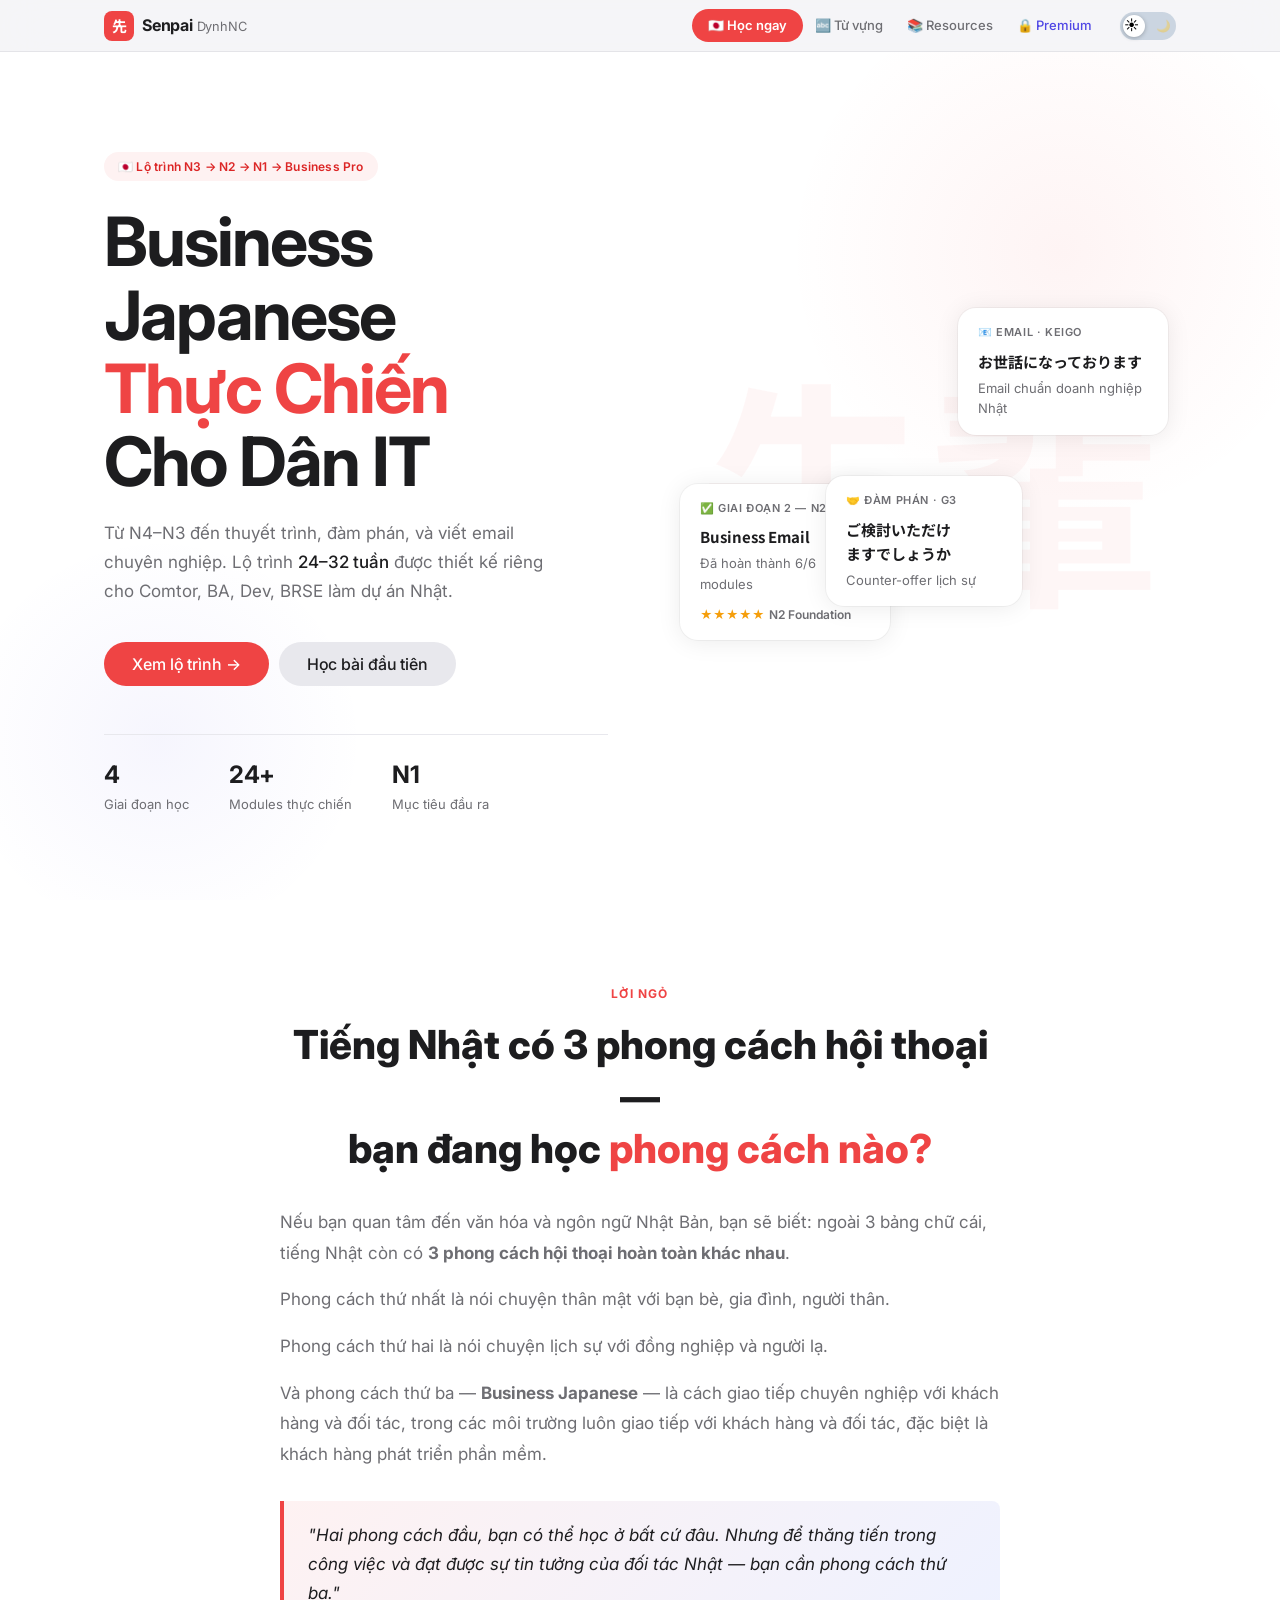
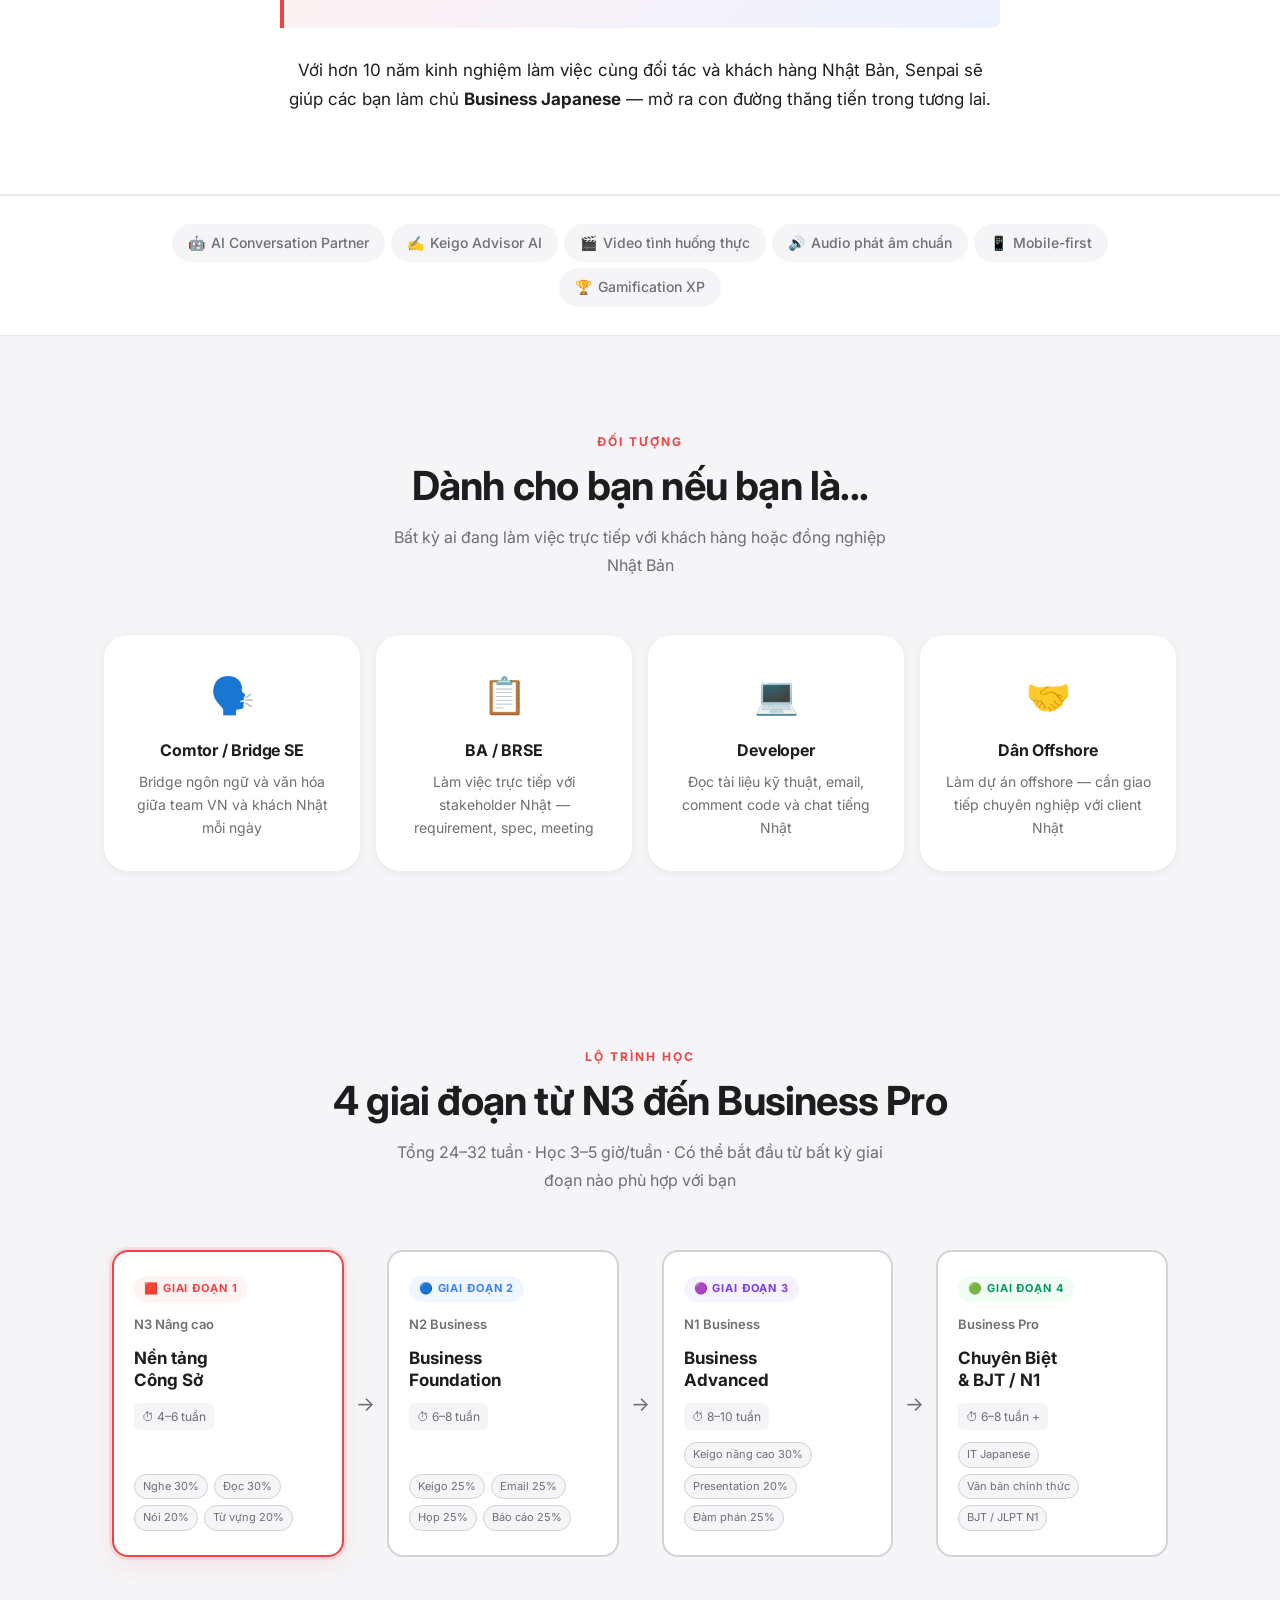
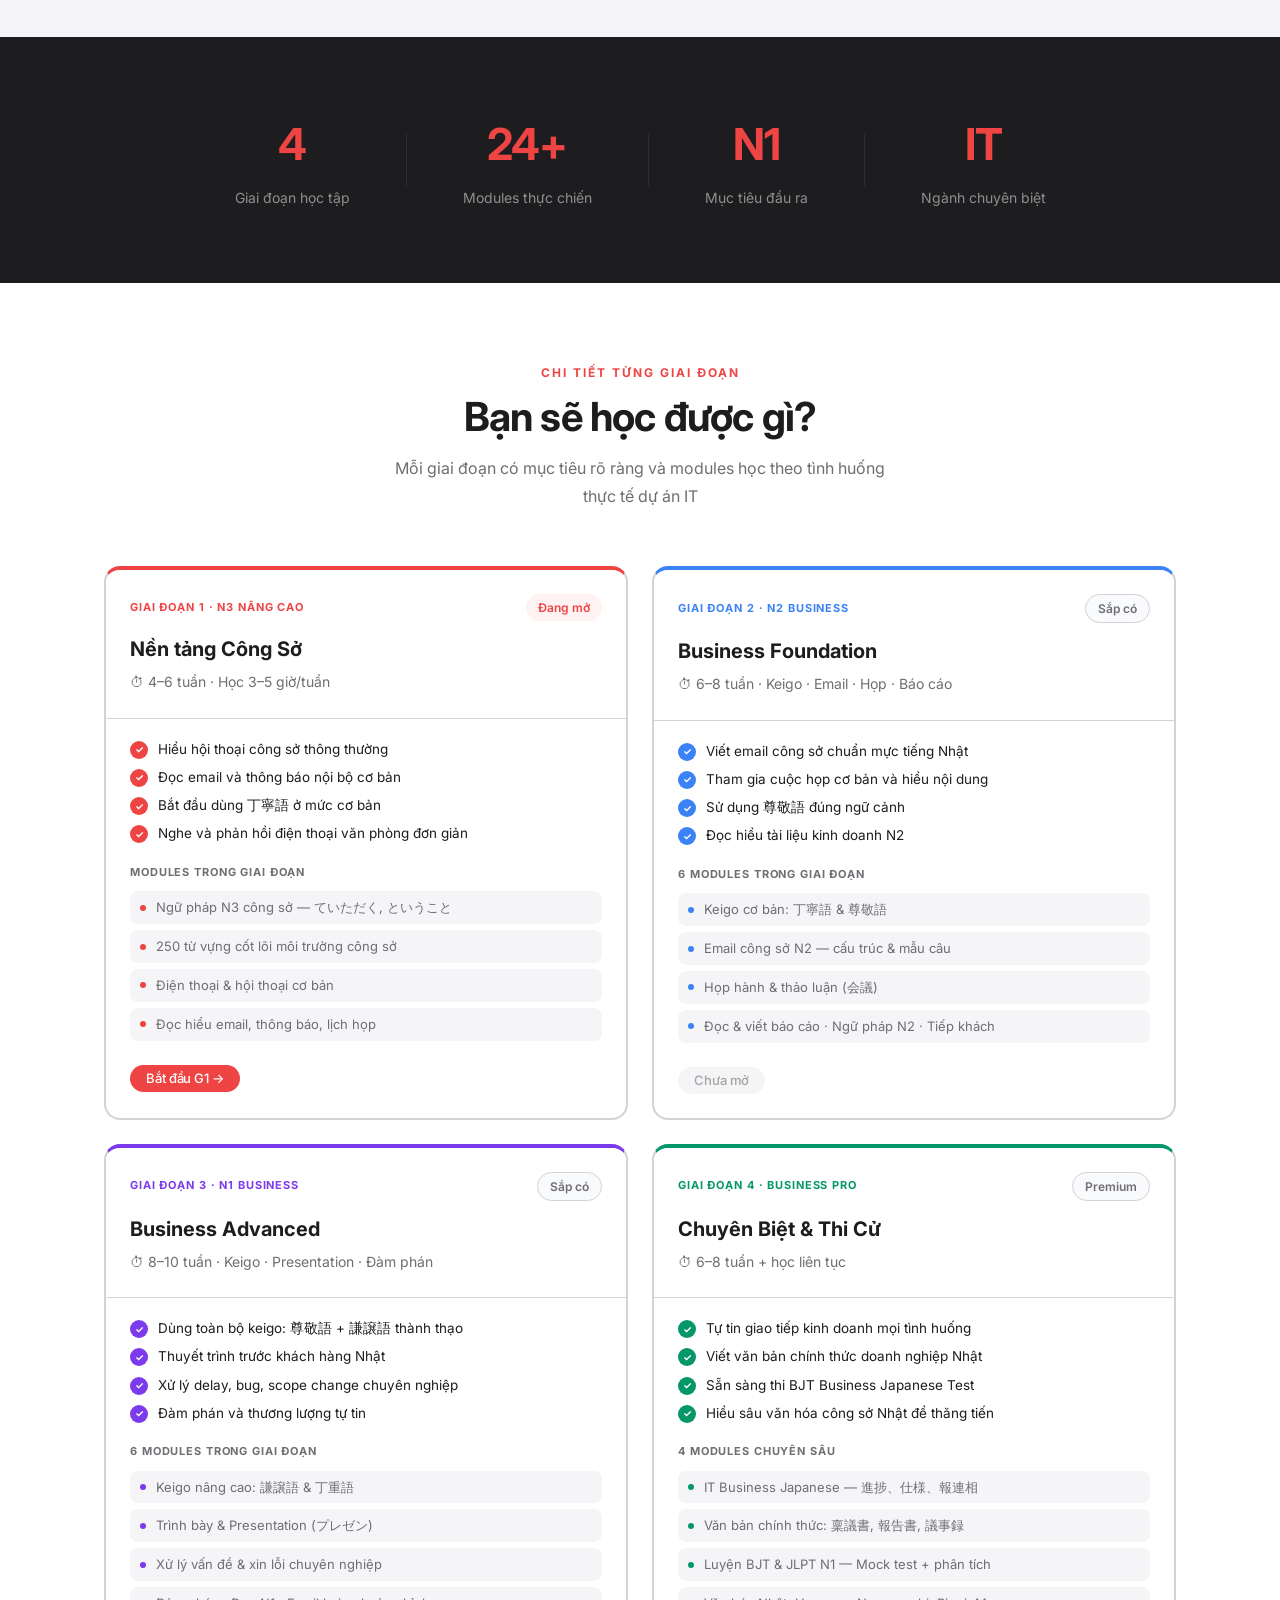
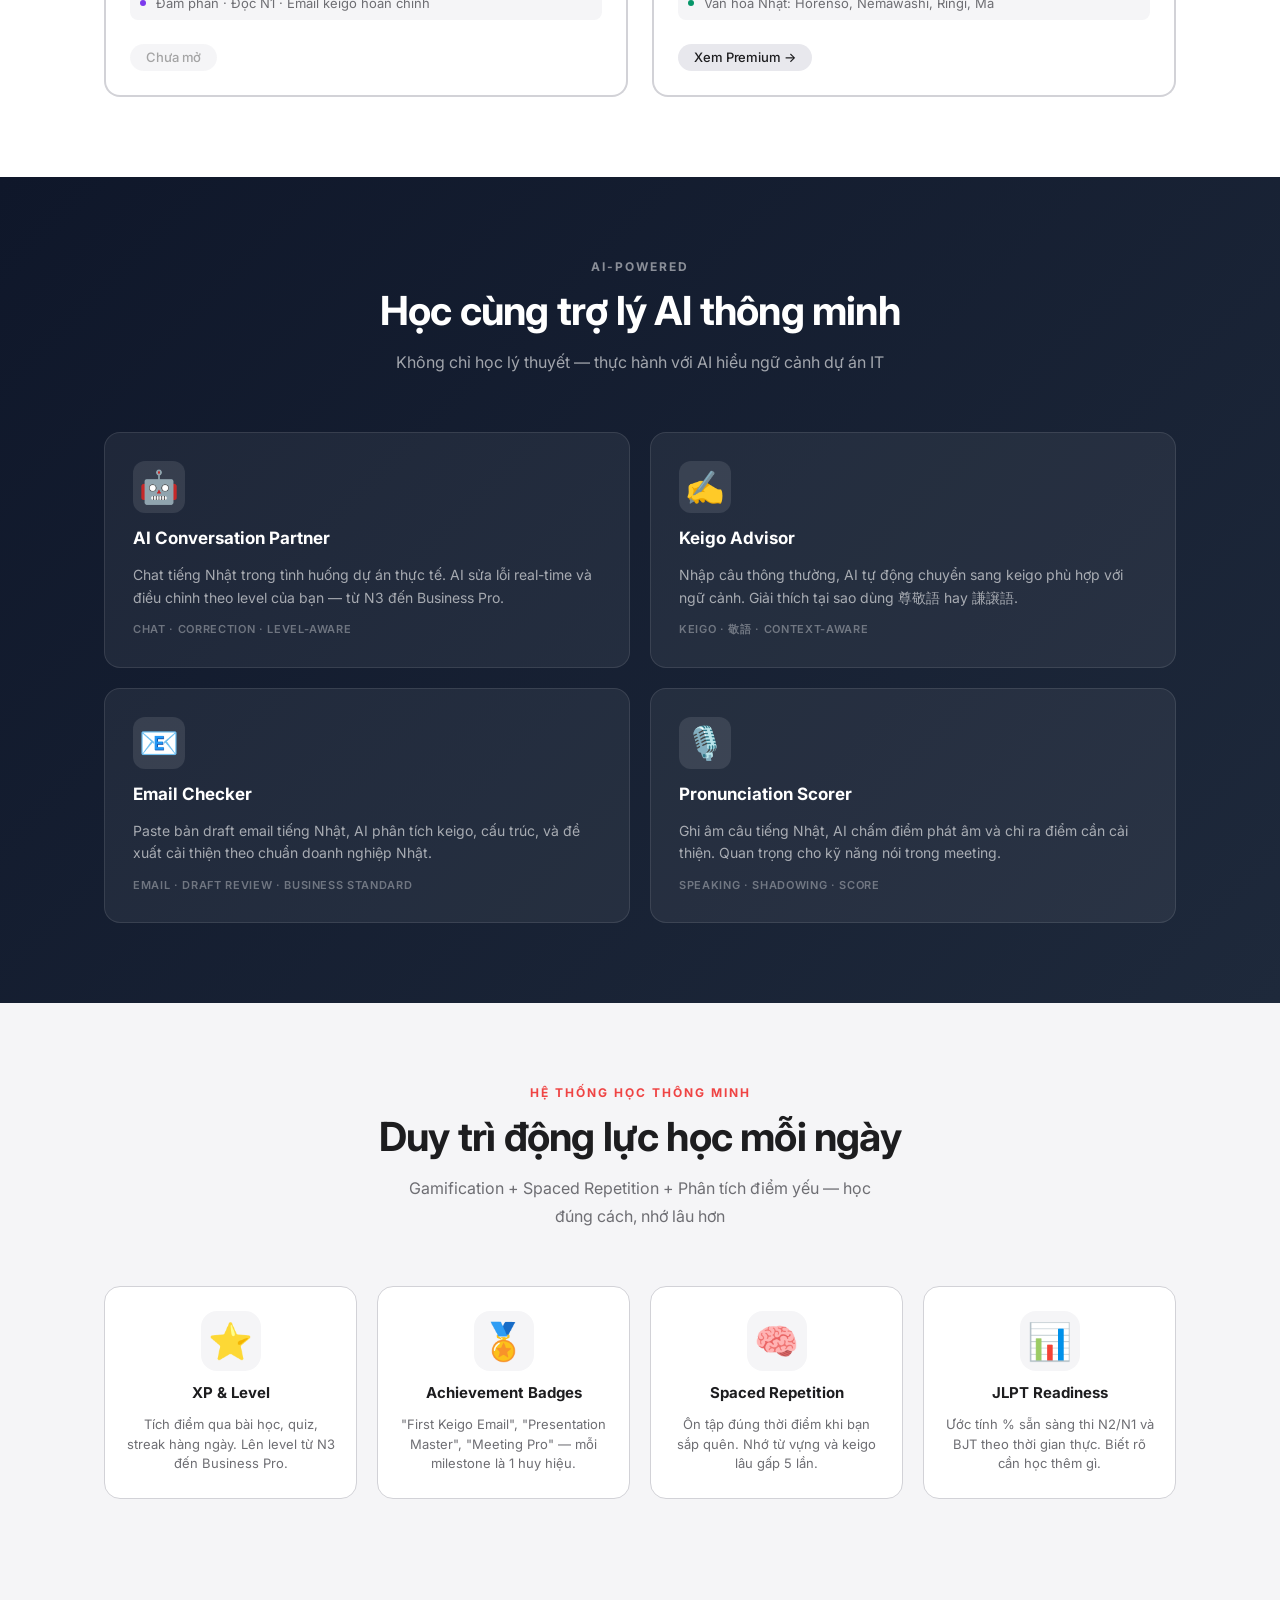
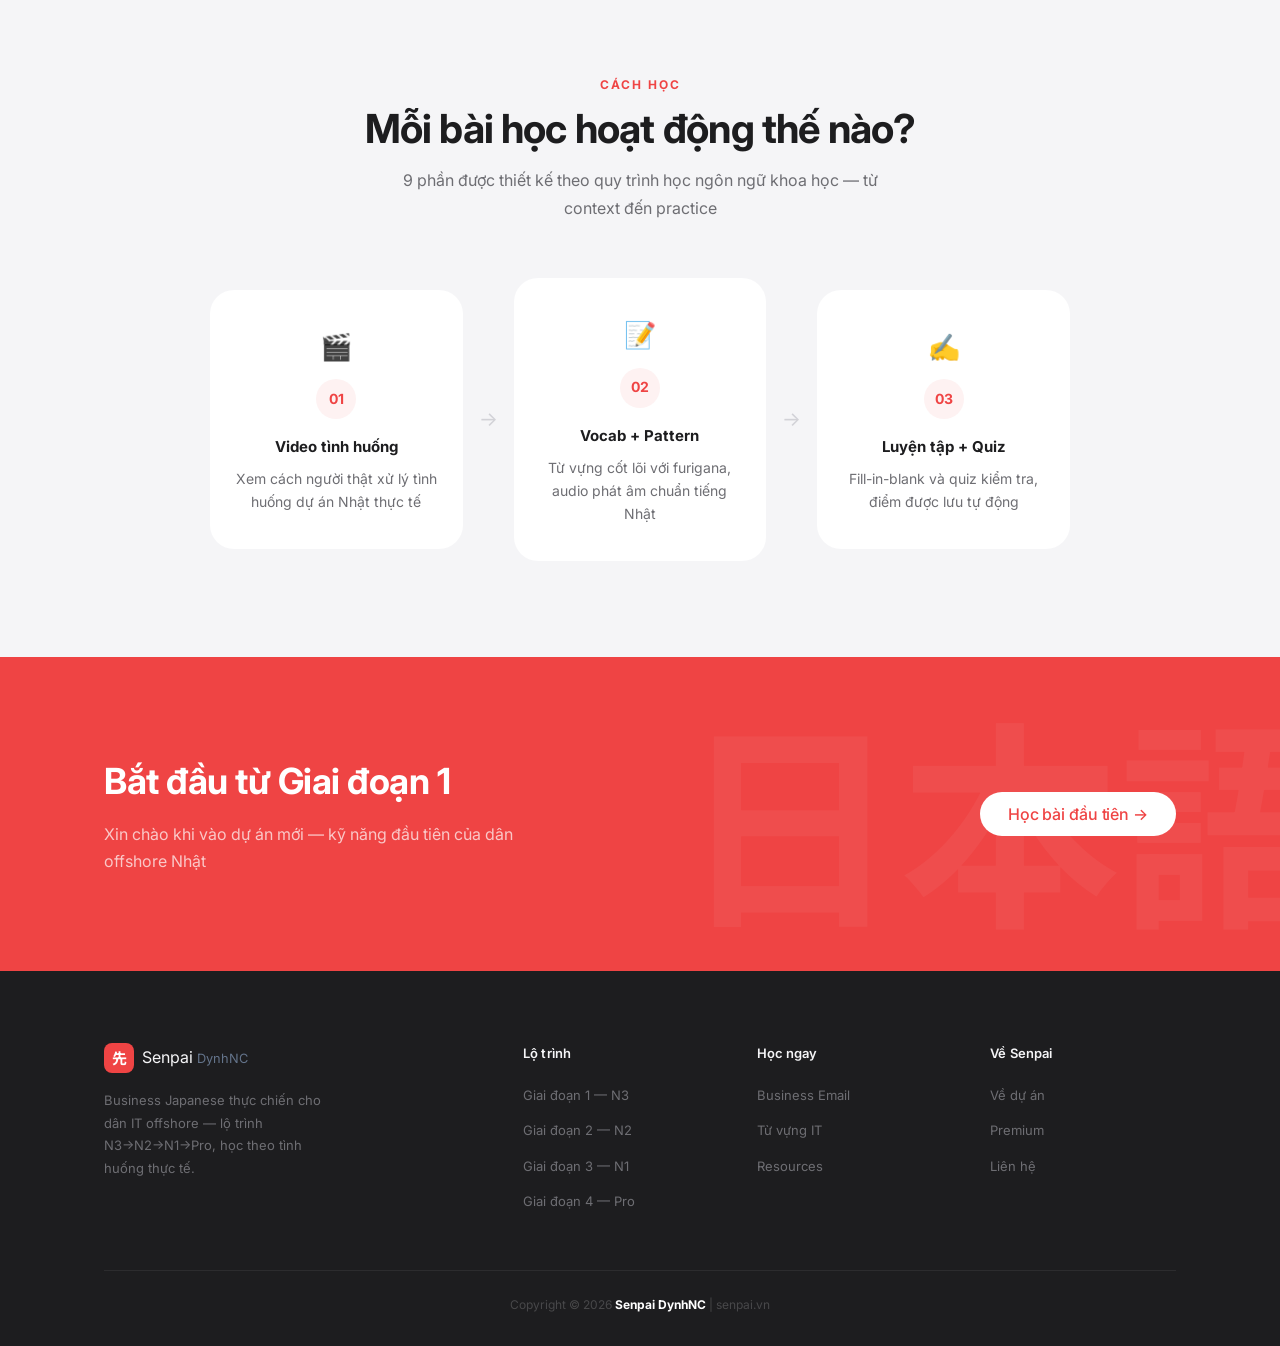
<file: index.html>
﻿<!DOCTYPE html>
<html lang="vi" data-theme="light">
<head>
  <meta charset="UTF-8">
  <meta name="viewport" content="width=device-width, initial-scale=1.0">
  <title>Senpai — Tiếng Nhật Thực Chiến cho Dân IT</title>
  <meta name="description" content="Học tiếng Nhật theo tình huống thực tế trong dự án offshore. Lộ trình N3→N2→N1→Business Pro dành cho Comtor, BA, Dev, BRSE.">
  <link rel="preconnect" href="https://fonts.googleapis.com">
  <link rel="preconnect" href="https://fonts.gstatic.com" crossorigin>
  <link href="https://fonts.googleapis.com/css2?family=Inter:wght@300;400;500;600;700;800&family=Noto+Sans+JP:wght@300;400;500;700&display=swap" rel="stylesheet">
  <link rel="stylesheet" href="assets/css/main.css">
  <link rel="stylesheet" href="assets/css/components.css">
  <style>
    /* ── ROADMAP SECTION ── */
    .roadmap { padding: 80px 0; background: var(--color-background); }

    .roadmap-path {
      display: flex;
      align-items: stretch;
      gap: 0;
      margin-top: 48px;
      position: relative;
    }

    .roadmap-stage {
      flex: 1;
      position: relative;
      cursor: pointer;
    }

    .roadmap-stage__inner {
      background: var(--color-surface);
      border: 2px solid var(--color-border, #E2E8F0);
      border-radius: 16px;
      padding: 24px 20px;
      height: 100%;
      display: flex;
      flex-direction: column;
      gap: 12px;
      transition: transform 0.2s, box-shadow 0.2s, border-color 0.2s;
      margin: 0 8px;
    }

    .roadmap-stage--active .roadmap-stage__inner {
      border-color: var(--color-primary);
      box-shadow: 0 0 0 3px rgba(239,68,68,0.12), 0 8px 24px rgba(239,68,68,0.1);
    }

    .roadmap-stage--locked .roadmap-stage__inner {
      background: #FAFAFA;
      opacity: 0.75;
    }

    .roadmap-stage__inner:hover {
      transform: translateY(-4px);
      box-shadow: 0 12px 32px rgba(0,0,0,0.1);
    }

    .roadmap-stage__badge {
      display: inline-flex;
      align-items: center;
      gap: 6px;
      font-size: 11px;
      font-weight: 700;
      text-transform: uppercase;
      letter-spacing: 0.08em;
      padding: 4px 10px;
      border-radius: 999px;
      width: fit-content;
    }

    .roadmap-stage--active .roadmap-stage__badge { background: #FEF2F2; color: var(--color-primary); }
    .roadmap-stage--n2 .roadmap-stage__badge    { background: #EFF6FF; color: #3B82F6; }
    .roadmap-stage--n1 .roadmap-stage__badge    { background: #F5F3FF; color: #7C3AED; }
    .roadmap-stage--pro .roadmap-stage__badge   { background: #F0FDF4; color: #059669; }

    .roadmap-stage__level {
      font-size: 13px;
      font-weight: 600;
      color: var(--color-text-muted);
    }

    .roadmap-stage__title {
      font-size: 17px;
      font-weight: 700;
      color: var(--color-text);
      line-height: 1.3;
    }

    .roadmap-stage__duration {
      font-size: 12px;
      color: var(--color-text-muted);
      background: var(--color-background);
      border-radius: 6px;
      padding: 4px 8px;
      width: fit-content;
    }

    .roadmap-stage__skills {
      display: flex;
      flex-wrap: wrap;
      gap: 6px;
      margin-top: auto;
    }

    .skill-tag {
      font-size: 11px;
      padding: 3px 8px;
      border-radius: 999px;
      background: var(--color-background);
      color: var(--color-text-muted);
      border: 1px solid var(--color-border, #E2E8F0);
    }

    .roadmap-arrow {
      display: flex;
      align-items: center;
      justify-content: center;
      font-size: 20px;
      color: var(--color-text-muted);
      flex-shrink: 0;
      padding: 0 4px;
      align-self: center;
    }

    @media (max-width: 768px) {
      .roadmap-path { flex-direction: column; }
      .roadmap-stage__inner { margin: 0; }
      .roadmap-arrow { transform: rotate(90deg); padding: 4px 0; }
    }

    /* ── STAGES DETAIL SECTION ── */
    .stages { padding: 80px 0; background: var(--color-surface); }

    .stages-grid {
      display: grid;
      grid-template-columns: repeat(2, 1fr);
      gap: 24px;
      margin-top: 48px;
    }

    @media (max-width: 900px) { .stages-grid { grid-template-columns: 1fr; } }

    .stage-card {
      border: 2px solid var(--color-border, #E2E8F0);
      border-radius: 16px;
      overflow: hidden;
      transition: transform 0.2s, box-shadow 0.2s;
    }

    .stage-card:hover {
      transform: translateY(-4px);
      box-shadow: 0 12px 32px rgba(0,0,0,0.08);
    }

    .stage-card--1 { border-top: 4px solid var(--color-primary); }
    .stage-card--2 { border-top: 4px solid #3B82F6; }
    .stage-card--3 { border-top: 4px solid #7C3AED; }
    .stage-card--4 { border-top: 4px solid #059669; }

    .stage-card__head {
      padding: 24px;
      background: var(--color-surface);
      border-bottom: 1px solid var(--color-border, #F1F5F9);
    }

    .stage-card__meta {
      display: flex;
      align-items: center;
      justify-content: space-between;
      margin-bottom: 12px;
    }

    .stage-label {
      font-size: 11px;
      font-weight: 700;
      text-transform: uppercase;
      letter-spacing: 0.08em;
    }

    .stage-card--1 .stage-label { color: var(--color-primary); }
    .stage-card--2 .stage-label { color: #3B82F6; }
    .stage-card--3 .stage-label { color: #7C3AED; }
    .stage-card--4 .stage-label { color: #059669; }

    .stage-card__title {
      font-size: 20px;
      font-weight: 700;
      color: var(--color-text);
      margin-bottom: 6px;
    }

    .stage-card__subtitle {
      font-size: 14px;
      color: var(--color-text-muted);
    }

    .stage-card__body { padding: 20px 24px 24px; }

    .stage-goals {
      display: flex;
      flex-direction: column;
      gap: 8px;
      margin-bottom: 20px;
    }

    .stage-goal {
      display: flex;
      align-items: flex-start;
      gap: 10px;
      font-size: 13.5px;
      color: var(--color-text);
      line-height: 1.5;
    }

    .stage-goal__check {
      flex-shrink: 0;
      width: 18px;
      height: 18px;
      border-radius: 50%;
      display: flex;
      align-items: center;
      justify-content: center;
      font-size: 10px;
      font-weight: 700;
      color: #fff;
      margin-top: 2px;
    }

    .stage-card--1 .stage-goal__check { background: var(--color-primary); }
    .stage-card--2 .stage-goal__check { background: #3B82F6; }
    .stage-card--3 .stage-goal__check { background: #7C3AED; }
    .stage-card--4 .stage-goal__check { background: #059669; }

    .stage-modules-title {
      font-size: 11px;
      font-weight: 700;
      text-transform: uppercase;
      letter-spacing: 0.08em;
      color: var(--color-text-muted);
      margin-bottom: 10px;
    }

    .stage-modules-list {
      display: flex;
      flex-direction: column;
      gap: 6px;
    }

    .stage-module-item {
      display: flex;
      align-items: center;
      gap: 10px;
      font-size: 13px;
      color: var(--color-text-muted);
      padding: 6px 10px;
      background: var(--color-background);
      border-radius: 8px;
    }

    .stage-module-item__dot {
      width: 6px;
      height: 6px;
      border-radius: 50%;
      flex-shrink: 0;
    }

    .stage-card--1 .stage-module-item__dot { background: var(--color-primary); }
    .stage-card--2 .stage-module-item__dot { background: #3B82F6; }
    .stage-card--3 .stage-module-item__dot { background: #7C3AED; }
    .stage-card--4 .stage-module-item__dot { background: #059669; }

    .stage-card__footer {
      padding: 0 24px 24px;
      display: flex;
      align-items: center;
      justify-content: space-between;
    }

    .stage-status-pill {
      font-size: 12px;
      font-weight: 600;
      padding: 4px 12px;
      border-radius: 999px;
    }

    .stage-status-pill--active { background: #FEF2F2; color: var(--color-primary); }
    .stage-status-pill--soon   { background: #F8FAFC; color: var(--color-text-muted); border: 1px solid var(--color-border, #E2E8F0); }

    /* ── AI FEATURES SECTION ── */
    .ai-features { padding: 80px 0; background: linear-gradient(135deg, #0F172A 0%, #1E293B 100%); color: #fff; }

    .ai-features .section__eyebrow { color: rgba(255,255,255,0.5); }
    .ai-features .section__title   { color: #fff; }
    .ai-features .section__subtitle { color: rgba(255,255,255,0.6); }

    .ai-grid {
      display: grid;
      grid-template-columns: repeat(2, 1fr);
      gap: 20px;
      margin-top: 48px;
    }

    @media (max-width: 600px) { .ai-grid { grid-template-columns: 1fr; } }

    .ai-card {
      background: rgba(255,255,255,0.06);
      border: 1px solid rgba(255,255,255,0.1);
      border-radius: 16px;
      padding: 28px;
      display: flex;
      flex-direction: column;
      gap: 12px;
      transition: background 0.2s, transform 0.2s;
    }

    .ai-card:hover {
      background: rgba(255,255,255,0.1);
      transform: translateY(-4px);
    }

    .ai-card__icon {
      font-size: 32px;
      width: 52px;
      height: 52px;
      background: rgba(255,255,255,0.1);
      border-radius: 12px;
      display: flex;
      align-items: center;
      justify-content: center;
    }

    .ai-card__title {
      font-size: 17px;
      font-weight: 700;
      color: #fff;
    }

    .ai-card__desc {
      font-size: 14px;
      color: rgba(255,255,255,0.6);
      line-height: 1.6;
    }

    .ai-card__tag {
      font-size: 11px;
      font-weight: 600;
      letter-spacing: 0.06em;
      text-transform: uppercase;
      color: rgba(255,255,255,0.35);
    }

    /* ── GAMIFICATION SECTION ── */
    .gamification { padding: 80px 0; background: var(--color-background); }

    .gamification-grid {
      display: grid;
      grid-template-columns: repeat(4, 1fr);
      gap: 20px;
      margin-top: 48px;
    }

    @media (max-width: 900px) { .gamification-grid { grid-template-columns: repeat(2, 1fr); } }
    @media (max-width: 500px) { .gamification-grid { grid-template-columns: 1fr; } }

    .gamif-card {
      background: var(--color-surface);
      border: 1.5px solid var(--color-border, #E2E8F0);
      border-radius: 16px;
      padding: 24px 20px;
      text-align: center;
      display: flex;
      flex-direction: column;
      align-items: center;
      gap: 10px;
      transition: transform 0.2s, box-shadow 0.2s;
    }

    .gamif-card:hover {
      transform: translateY(-4px);
      box-shadow: 0 8px 24px rgba(0,0,0,0.08);
    }

    .gamif-card__icon {
      font-size: 36px;
      width: 60px;
      height: 60px;
      border-radius: 16px;
      display: flex;
      align-items: center;
      justify-content: center;
      background: var(--color-background);
    }

    .gamif-card__title {
      font-size: 15px;
      font-weight: 700;
      color: var(--color-text);
    }

    .gamif-card__desc {
      font-size: 13px;
      color: var(--color-text-muted);
      line-height: 1.5;
    }
  </style>
</head>
<body>

<!-- ── NAVBAR ── -->
<nav class="navbar">
  <div class="container">
    <a href="index.html" class="navbar__brand">
      <span class="brand-icon">先</span>
      <span class="brand-name">Senpai <span style="font-weight:400; color:var(--color-text-muted); font-size:0.8em">DynhNC</span></span>
    </a>
    <ul class="navbar__links">
      <li><a href="japanese/index.html" class="link--cta">🇯🇵 Học ngay</a></li>
      <li><a href="japanese/vocabulary/index.html">🔤 Từ vựng</a></li>
      <li><a href="#">📚 Resources</a></li>
      <li><a href="#" class="link--premium">🔒 Premium</a></li>
    </ul>
    <div class="navbar__right">
      <button class="theme-toggle" aria-label="Đổi giao diện">
        <span class="toggle-track">
          <span class="toggle-sun">☀️</span>
          <span class="toggle-moon">🌙</span>
          <span class="toggle-thumb"></span>
        </span>
      </button>
    </div>
    <button class="navbar__toggle" aria-label="Menu">☰</button>
  </div>
</nav>

<!-- ── HERO ── -->
<section class="hero">
  <div class="container">
    <div class="hero__content">
      <div class="hero__badge">🇯🇵 Lộ trình N3 → N2 → N1 → Business Pro</div>
      <h1 class="hero__title">
        Business Japanese<br>
        <span class="highlight">Thực Chiến</span><br>
        Cho Dân IT
      </h1>
      <p class="hero__subtitle">
        Từ N4–N3 đến thuyết trình, đàm phán, và viết email chuyên nghiệp.
        Lộ trình <strong>24–32 tuần</strong> được thiết kế riêng cho
        Comtor, BA, Dev, BRSE làm dự án Nhật.
      </p>
      <div class="hero__actions">
        <a href="#roadmap" class="btn btn--primary btn--lg">
          Xem lộ trình →
        </a>
        <a href="japanese/stage2/email/lesson-01.html" class="btn btn--ghost btn--lg">
          Học bài đầu tiên
        </a>
      </div>
      <div class="hero__stats">
        <div class="stat">
          <span class="stat__number">4</span>
          <span class="stat__label">Giai đoạn học</span>
        </div>
        <div class="stat">
          <span class="stat__number">24+</span>
          <span class="stat__label">Modules thực chiến</span>
        </div>
        <div class="stat">
          <span class="stat__number">N1</span>
          <span class="stat__label">Mục tiêu đầu ra</span>
        </div>
      </div>
    </div>

    <div class="hero__visual" aria-hidden="true">
      <div class="hero__kanji">先輩</div>

      <div class="hero__card hero__card--a">
        <div class="card-preview__tag">📧 Email · Keigo</div>
        <div class="card-preview__title">お世話になっております</div>
        <div class="card-preview__sub">Email chuẩn doanh nghiệp Nhật</div>
      </div>

      <div class="hero__card hero__card--b">
        <div class="card-preview__tag">✅ Giai đoạn 2 — N2</div>
        <div class="card-preview__title">Business Email</div>
        <div class="card-preview__sub">Đã hoàn thành 6/6 modules</div>
        <div class="card-preview__score">
          <span class="score-star">★★★★★</span>
          <span class="score-label">N2 Foundation</span>
        </div>
      </div>

      <div class="hero__card hero__card--c">
        <div class="card-preview__tag">🤝 Đàm phán · G3</div>
        <div class="card-preview__title">ご検討いただけ<br>ますでしょうか</div>
        <div class="card-preview__sub">Counter-offer lịch sự</div>
      </div>
    </div>
  </div>
</section>

<!-- ── LỜI NGỎ ── -->
<section class="intro">
  <div class="container">
    <div class="intro__content reveal">
      <div class="intro__label">Lời ngỏ</div>
      <h2 class="intro__title">
        Tiếng Nhật có 3 phong cách hội thoại —<br>
        bạn đang học <em>phong cách nào?</em>
      </h2>

      <div class="intro__body">
        <p>
          Nếu bạn quan tâm đến văn hóa và ngôn ngữ Nhật Bản, bạn sẽ biết:
          ngoài 3 bảng chữ cái, tiếng Nhật còn có <strong>3 phong cách hội thoại
          hoàn toàn khác nhau</strong>.
        </p>
        <p>Phong cách thứ nhất là nói chuyện thân mật với bạn bè, gia đình, người thân.</p>
        <p>Phong cách thứ hai là nói chuyện lịch sự với đồng nghiệp và người lạ.</p>
        <p>Và phong cách thứ ba — <strong>Business Japanese</strong> — là cách giao tiếp
          chuyên nghiệp với khách hàng và đối tác, trong các môi trường luôn giao tiếp
          với khách hàng và đối tác, đặc biệt là khách hàng phát triển phần mềm.</p>
      </div>

      <blockquote class="intro__quote">
        "Hai phong cách đầu, bạn có thể học ở bất cứ đâu. Nhưng để thăng tiến
        trong công việc và đạt được sự tin tưởng của đối tác Nhật —
        bạn cần phong cách thứ ba."
      </blockquote>

      <p class="intro__cta-text">
        Với hơn 10 năm kinh nghiệm làm việc cùng đối tác và khách hàng Nhật Bản,
        Senpai sẽ giúp các bạn làm chủ
        <strong>Business Japanese</strong> — mở ra con đường thăng tiến trong tương lai.
      </p>
    </div>
  </div>
</section>

<!-- ── FEATURE STRIP ── -->
<div class="features-strip">
  <div class="container">
    <div class="features-list">
      <span class="feature-pill"><span class="feature-pill__icon">🤖</span> AI Conversation Partner</span>
      <span class="feature-pill"><span class="feature-pill__icon">✍️</span> Keigo Advisor AI</span>
      <span class="feature-pill"><span class="feature-pill__icon">🎬</span> Video tình huống thực</span>
      <span class="feature-pill"><span class="feature-pill__icon">🔊</span> Audio phát âm chuẩn</span>
      <span class="feature-pill"><span class="feature-pill__icon">📱</span> Mobile-first</span>
      <span class="feature-pill"><span class="feature-pill__icon">🏆</span> Gamification XP</span>
    </div>
  </div>
</div>

<!-- ── FOR WHOM ── -->
<section class="for-whom">
  <div class="container">
    <div class="section__header">
      <div class="section__eyebrow">Đối tượng</div>
      <h2 class="section__title">Dành cho bạn nếu bạn là...</h2>
      <p class="section__subtitle">Bất kỳ ai đang làm việc trực tiếp với khách hàng hoặc đồng nghiệp Nhật Bản</p>
    </div>
    <div class="roles-grid">
      <div class="role-card reveal">
        <span class="role-card__icon">🗣️</span>
        <div class="role-card__title">Comtor / Bridge SE</div>
        <div class="role-card__desc">Bridge ngôn ngữ và văn hóa giữa team VN và khách Nhật mỗi ngày</div>
      </div>
      <div class="role-card reveal d1">
        <span class="role-card__icon">📋</span>
        <div class="role-card__title">BA / BRSE</div>
        <div class="role-card__desc">Làm việc trực tiếp với stakeholder Nhật — requirement, spec, meeting</div>
      </div>
      <div class="role-card reveal d2">
        <span class="role-card__icon">💻</span>
        <div class="role-card__title">Developer</div>
        <div class="role-card__desc">Đọc tài liệu kỹ thuật, email, comment code và chat tiếng Nhật</div>
      </div>
      <div class="role-card reveal d3">
        <span class="role-card__icon">🤝</span>
        <div class="role-card__title">Dân Offshore</div>
        <div class="role-card__desc">Làm dự án offshore — cần giao tiếp chuyên nghiệp với client Nhật</div>
      </div>
    </div>
  </div>
</section>

<!-- ── ROADMAP OVERVIEW ── -->
<section class="roadmap" id="roadmap">
  <div class="container">
    <div class="section__header">
      <div class="section__eyebrow">Lộ trình học</div>
      <h2 class="section__title">4 giai đoạn từ N3 đến Business Pro</h2>
      <p class="section__subtitle">Tổng 24–32 tuần · Học 3–5 giờ/tuần · Có thể bắt đầu từ bất kỳ giai đoạn nào phù hợp với bạn</p>
    </div>

    <div class="roadmap-path">
      <!-- Stage 1 -->
      <div class="roadmap-stage roadmap-stage--active reveal">
        <div class="roadmap-stage__inner">
          <span class="roadmap-stage__badge">🟥 Giai đoạn 1</span>
          <div class="roadmap-stage__level">N3 Nâng cao</div>
          <div class="roadmap-stage__title">Nền tảng<br>Công Sở</div>
          <div class="roadmap-stage__duration">⏱ 4–6 tuần</div>
          <div class="roadmap-stage__skills">
            <span class="skill-tag">Nghe 30%</span>
            <span class="skill-tag">Đọc 30%</span>
            <span class="skill-tag">Nói 20%</span>
            <span class="skill-tag">Từ vựng 20%</span>
          </div>
        </div>
      </div>

      <div class="roadmap-arrow">→</div>

      <!-- Stage 2 -->
      <div class="roadmap-stage roadmap-stage--n2 reveal d1">
        <div class="roadmap-stage__inner">
          <span class="roadmap-stage__badge">🔵 Giai đoạn 2</span>
          <div class="roadmap-stage__level">N2 Business</div>
          <div class="roadmap-stage__title">Business<br>Foundation</div>
          <div class="roadmap-stage__duration">⏱ 6–8 tuần</div>
          <div class="roadmap-stage__skills">
            <span class="skill-tag">Keigo 25%</span>
            <span class="skill-tag">Email 25%</span>
            <span class="skill-tag">Họp 25%</span>
            <span class="skill-tag">Báo cáo 25%</span>
          </div>
        </div>
      </div>

      <div class="roadmap-arrow">→</div>

      <!-- Stage 3 -->
      <div class="roadmap-stage roadmap-stage--n1 reveal d2">
        <div class="roadmap-stage__inner">
          <span class="roadmap-stage__badge">🟣 Giai đoạn 3</span>
          <div class="roadmap-stage__level">N1 Business</div>
          <div class="roadmap-stage__title">Business<br>Advanced</div>
          <div class="roadmap-stage__duration">⏱ 8–10 tuần</div>
          <div class="roadmap-stage__skills">
            <span class="skill-tag">Keigo nâng cao 30%</span>
            <span class="skill-tag">Presentation 20%</span>
            <span class="skill-tag">Đàm phán 25%</span>
          </div>
        </div>
      </div>

      <div class="roadmap-arrow">→</div>

      <!-- Stage 4 -->
      <div class="roadmap-stage roadmap-stage--pro reveal d3">
        <div class="roadmap-stage__inner">
          <span class="roadmap-stage__badge">🟢 Giai đoạn 4</span>
          <div class="roadmap-stage__level">Business Pro</div>
          <div class="roadmap-stage__title">Chuyên Biệt<br>& BJT / N1</div>
          <div class="roadmap-stage__duration">⏱ 6–8 tuần +</div>
          <div class="roadmap-stage__skills">
            <span class="skill-tag">IT Japanese</span>
            <span class="skill-tag">Văn bản chính thức</span>
            <span class="skill-tag">BJT / JLPT N1</span>
          </div>
        </div>
      </div>
    </div>
  </div>
</section>

<!-- ── STATS STRIP ── -->
<div class="callout-strip">
  <div class="container">
    <div class="callout-stat">
      <span class="callout-stat__num">4</span>
      <span class="callout-stat__label">Giai đoạn học tập</span>
    </div>
    <div class="callout-divider"></div>
    <div class="callout-stat">
      <span class="callout-stat__num">24+</span>
      <span class="callout-stat__label">Modules thực chiến</span>
    </div>
    <div class="callout-divider"></div>
    <div class="callout-stat">
      <span class="callout-stat__num">N1</span>
      <span class="callout-stat__label">Mục tiêu đầu ra</span>
    </div>
    <div class="callout-divider"></div>
    <div class="callout-stat">
      <span class="callout-stat__num">IT</span>
      <span class="callout-stat__label">Ngành chuyên biệt</span>
    </div>
  </div>
</div>

<!-- ── STAGES DETAIL ── -->
<section class="stages" id="modules">
  <div class="container">
    <div class="section__header">
      <div class="section__eyebrow">Chi tiết từng giai đoạn</div>
      <h2 class="section__title">Bạn sẽ học được gì?</h2>
      <p class="section__subtitle">Mỗi giai đoạn có mục tiêu rõ ràng và modules học theo tình huống thực tế dự án IT</p>
    </div>

    <div class="stages-grid">

      <!-- Stage 1 -->
      <div class="stage-card stage-card--1 reveal">
        <div class="stage-card__head">
          <div class="stage-card__meta">
            <span class="stage-label">Giai đoạn 1 · N3 Nâng cao</span>
            <span class="stage-status-pill stage-status-pill--active">Đang mở</span>
          </div>
          <div class="stage-card__title">Nền tảng Công Sở</div>
          <div class="stage-card__subtitle">⏱ 4–6 tuần · Học 3–5 giờ/tuần</div>
        </div>
        <div class="stage-card__body">
          <div class="stage-goals">
            <div class="stage-goal">
              <span class="stage-goal__check">✓</span>
              Hiểu hội thoại công sở thông thường
            </div>
            <div class="stage-goal">
              <span class="stage-goal__check">✓</span>
              Đọc email và thông báo nội bộ cơ bản
            </div>
            <div class="stage-goal">
              <span class="stage-goal__check">✓</span>
              Bắt đầu dùng 丁寧語 ở mức cơ bản
            </div>
            <div class="stage-goal">
              <span class="stage-goal__check">✓</span>
              Nghe và phản hồi điện thoại văn phòng đơn giản
            </div>
          </div>
          <div class="stage-modules-title">Modules trong giai đoạn</div>
          <div class="stage-modules-list">
            <div class="stage-module-item">
              <span class="stage-module-item__dot"></span>
              Ngữ pháp N3 công sở — ていただく, ということ
            </div>
            <div class="stage-module-item">
              <span class="stage-module-item__dot"></span>
              250 từ vựng cốt lõi môi trường công sở
            </div>
            <div class="stage-module-item">
              <span class="stage-module-item__dot"></span>
              Điện thoại & hội thoại cơ bản
            </div>
            <div class="stage-module-item">
              <span class="stage-module-item__dot"></span>
              Đọc hiểu email, thông báo, lịch họp
            </div>
          </div>
        </div>
        <div class="stage-card__footer">
          <a href="japanese/stage2/email/lesson-01.html" class="btn btn--primary btn--sm">Bắt đầu G1 →</a>
        </div>
      </div>

      <!-- Stage 2 -->
      <div class="stage-card stage-card--2 reveal d1">
        <div class="stage-card__head">
          <div class="stage-card__meta">
            <span class="stage-label">Giai đoạn 2 · N2 Business</span>
            <span class="stage-status-pill stage-status-pill--soon">Sắp có</span>
          </div>
          <div class="stage-card__title">Business Foundation</div>
          <div class="stage-card__subtitle">⏱ 6–8 tuần · Keigo · Email · Họp · Báo cáo</div>
        </div>
        <div class="stage-card__body">
          <div class="stage-goals">
            <div class="stage-goal">
              <span class="stage-goal__check">✓</span>
              Viết email công sở chuẩn mực tiếng Nhật
            </div>
            <div class="stage-goal">
              <span class="stage-goal__check">✓</span>
              Tham gia cuộc họp cơ bản và hiểu nội dung
            </div>
            <div class="stage-goal">
              <span class="stage-goal__check">✓</span>
              Sử dụng 尊敬語 đúng ngữ cảnh
            </div>
            <div class="stage-goal">
              <span class="stage-goal__check">✓</span>
              Đọc hiểu tài liệu kinh doanh N2
            </div>
          </div>
          <div class="stage-modules-title">6 Modules trong giai đoạn</div>
          <div class="stage-modules-list">
            <div class="stage-module-item">
              <span class="stage-module-item__dot"></span>
              Keigo cơ bản: 丁寧語 & 尊敬語
            </div>
            <div class="stage-module-item">
              <span class="stage-module-item__dot"></span>
              Email công sở N2 — cấu trúc & mẫu câu
            </div>
            <div class="stage-module-item">
              <span class="stage-module-item__dot"></span>
              Họp hành & thảo luận (会議)
            </div>
            <div class="stage-module-item">
              <span class="stage-module-item__dot"></span>
              Đọc & viết báo cáo · Ngữ pháp N2 · Tiếp khách
            </div>
          </div>
        </div>
        <div class="stage-card__footer">
          <button class="btn btn--ghost btn--sm" disabled>Chưa mở</button>
        </div>
      </div>

      <!-- Stage 3 -->
      <div class="stage-card stage-card--3 reveal">
        <div class="stage-card__head">
          <div class="stage-card__meta">
            <span class="stage-label">Giai đoạn 3 · N1 Business</span>
            <span class="stage-status-pill stage-status-pill--soon">Sắp có</span>
          </div>
          <div class="stage-card__title">Business Advanced</div>
          <div class="stage-card__subtitle">⏱ 8–10 tuần · Keigo · Presentation · Đàm phán</div>
        </div>
        <div class="stage-card__body">
          <div class="stage-goals">
            <div class="stage-goal">
              <span class="stage-goal__check">✓</span>
              Dùng toàn bộ keigo: 尊敬語 + 謙譲語 thành thạo
            </div>
            <div class="stage-goal">
              <span class="stage-goal__check">✓</span>
              Thuyết trình trước khách hàng Nhật
            </div>
            <div class="stage-goal">
              <span class="stage-goal__check">✓</span>
              Xử lý delay, bug, scope change chuyên nghiệp
            </div>
            <div class="stage-goal">
              <span class="stage-goal__check">✓</span>
              Đàm phán và thương lượng tự tin
            </div>
          </div>
          <div class="stage-modules-title">6 Modules trong giai đoạn</div>
          <div class="stage-modules-list">
            <div class="stage-module-item">
              <span class="stage-module-item__dot"></span>
              Keigo nâng cao: 謙譲語 & 丁重語
            </div>
            <div class="stage-module-item">
              <span class="stage-module-item__dot"></span>
              Trình bày & Presentation (プレゼン)
            </div>
            <div class="stage-module-item">
              <span class="stage-module-item__dot"></span>
              Xử lý vấn đề & xin lỗi chuyên nghiệp
            </div>
            <div class="stage-module-item">
              <span class="stage-module-item__dot"></span>
              Đàm phán · Đọc N1 · Email keigo hoàn chỉnh
            </div>
          </div>
        </div>
        <div class="stage-card__footer">
          <button class="btn btn--ghost btn--sm" disabled>Chưa mở</button>
        </div>
      </div>

      <!-- Stage 4 -->
      <div class="stage-card stage-card--4 reveal d1">
        <div class="stage-card__head">
          <div class="stage-card__meta">
            <span class="stage-label">Giai đoạn 4 · Business Pro</span>
            <span class="stage-status-pill stage-status-pill--soon">Premium</span>
          </div>
          <div class="stage-card__title">Chuyên Biệt & Thi Cử</div>
          <div class="stage-card__subtitle">⏱ 6–8 tuần + học liên tục</div>
        </div>
        <div class="stage-card__body">
          <div class="stage-goals">
            <div class="stage-goal">
              <span class="stage-goal__check">✓</span>
              Tự tin giao tiếp kinh doanh mọi tình huống
            </div>
            <div class="stage-goal">
              <span class="stage-goal__check">✓</span>
              Viết văn bản chính thức doanh nghiệp Nhật
            </div>
            <div class="stage-goal">
              <span class="stage-goal__check">✓</span>
              Sẵn sàng thi BJT Business Japanese Test
            </div>
            <div class="stage-goal">
              <span class="stage-goal__check">✓</span>
              Hiểu sâu văn hóa công sở Nhật để thăng tiến
            </div>
          </div>
          <div class="stage-modules-title">4 Modules chuyên sâu</div>
          <div class="stage-modules-list">
            <div class="stage-module-item">
              <span class="stage-module-item__dot"></span>
              IT Business Japanese — 進捗、仕様、報連相
            </div>
            <div class="stage-module-item">
              <span class="stage-module-item__dot"></span>
              Văn bản chính thức: 稟議書, 報告書, 議事録
            </div>
            <div class="stage-module-item">
              <span class="stage-module-item__dot"></span>
              Luyện BJT & JLPT N1 — Mock test + phân tích
            </div>
            <div class="stage-module-item">
              <span class="stage-module-item__dot"></span>
              Văn hóa Nhật: Horenso, Nemawashi, Ringi, Ma
            </div>
          </div>
        </div>
        <div class="stage-card__footer">
          <a href="#" class="btn btn--ghost btn--sm">Xem Premium →</a>
        </div>
      </div>

    </div>
  </div>
</section>

<!-- ── AI FEATURES ── -->
<section class="ai-features">
  <div class="container">
    <div class="section__header">
      <div class="section__eyebrow">AI-Powered</div>
      <h2 class="section__title">Học cùng trợ lý AI thông minh</h2>
      <p class="section__subtitle">Không chỉ học lý thuyết — thực hành với AI hiểu ngữ cảnh dự án IT</p>
    </div>

    <div class="ai-grid">
      <div class="ai-card reveal">
        <div class="ai-card__icon">🤖</div>
        <div class="ai-card__title">AI Conversation Partner</div>
        <div class="ai-card__desc">
          Chat tiếng Nhật trong tình huống dự án thực tế. AI sửa lỗi real-time và điều chỉnh theo level của bạn — từ N3 đến Business Pro.
        </div>
        <div class="ai-card__tag">Chat · Correction · Level-aware</div>
      </div>

      <div class="ai-card reveal d1">
        <div class="ai-card__icon">✍️</div>
        <div class="ai-card__title">Keigo Advisor</div>
        <div class="ai-card__desc">
          Nhập câu thông thường, AI tự động chuyển sang keigo phù hợp với ngữ cảnh. Giải thích tại sao dùng 尊敬語 hay 謙譲語.
        </div>
        <div class="ai-card__tag">Keigo · 敬語 · Context-aware</div>
      </div>

      <div class="ai-card reveal d2">
        <div class="ai-card__icon">📧</div>
        <div class="ai-card__title">Email Checker</div>
        <div class="ai-card__desc">
          Paste bản draft email tiếng Nhật, AI phân tích keigo, cấu trúc, và đề xuất cải thiện theo chuẩn doanh nghiệp Nhật.
        </div>
        <div class="ai-card__tag">Email · Draft review · Business standard</div>
      </div>

      <div class="ai-card reveal d3">
        <div class="ai-card__icon">🎙️</div>
        <div class="ai-card__title">Pronunciation Scorer</div>
        <div class="ai-card__desc">
          Ghi âm câu tiếng Nhật, AI chấm điểm phát âm và chỉ ra điểm cần cải thiện. Quan trọng cho kỹ năng nói trong meeting.
        </div>
        <div class="ai-card__tag">Speaking · Shadowing · Score</div>
      </div>
    </div>
  </div>
</section>

<!-- ── GAMIFICATION ── -->
<section class="gamification">
  <div class="container">
    <div class="section__header">
      <div class="section__eyebrow">Hệ thống học thông minh</div>
      <h2 class="section__title">Duy trì động lực học mỗi ngày</h2>
      <p class="section__subtitle">Gamification + Spaced Repetition + Phân tích điểm yếu — học đúng cách, nhớ lâu hơn</p>
    </div>

    <div class="gamification-grid">
      <div class="gamif-card reveal">
        <div class="gamif-card__icon">⭐</div>
        <div class="gamif-card__title">XP & Level</div>
        <div class="gamif-card__desc">Tích điểm qua bài học, quiz, streak hàng ngày. Lên level từ N3 đến Business Pro.</div>
      </div>

      <div class="gamif-card reveal d1">
        <div class="gamif-card__icon">🏅</div>
        <div class="gamif-card__title">Achievement Badges</div>
        <div class="gamif-card__desc">"First Keigo Email", "Presentation Master", "Meeting Pro" — mỗi milestone là 1 huy hiệu.</div>
      </div>

      <div class="gamif-card reveal d2">
        <div class="gamif-card__icon">🧠</div>
        <div class="gamif-card__title">Spaced Repetition</div>
        <div class="gamif-card__desc">Ôn tập đúng thời điểm khi bạn sắp quên. Nhớ từ vựng và keigo lâu gấp 5 lần.</div>
      </div>

      <div class="gamif-card reveal d3">
        <div class="gamif-card__icon">📊</div>
        <div class="gamif-card__title">JLPT Readiness</div>
        <div class="gamif-card__desc">Ước tính % sẵn sàng thi N2/N1 và BJT theo thời gian thực. Biết rõ cần học thêm gì.</div>
      </div>
    </div>
  </div>
</section>

<!-- ── HOW IT WORKS ── -->
<section class="how-it-works">
  <div class="container">
    <div class="section__header">
      <div class="section__eyebrow">Cách học</div>
      <h2 class="section__title">Mỗi bài học hoạt động thế nào?</h2>
      <p class="section__subtitle">9 phần được thiết kế theo quy trình học ngôn ngữ khoa học — từ context đến practice</p>
    </div>
    <div class="steps">
      <div class="step reveal">
        <span class="step__icon">🎬</span>
        <div class="step__num">01</div>
        <div class="step__title">Video tình huống</div>
        <div class="step__desc">Xem cách người thật xử lý tình huống dự án Nhật thực tế</div>
      </div>
      <div class="step__arrow">→</div>
      <div class="step reveal d1">
        <span class="step__icon">📝</span>
        <div class="step__num">02</div>
        <div class="step__title">Vocab + Pattern</div>
        <div class="step__desc">Từ vựng cốt lõi với furigana, audio phát âm chuẩn tiếng Nhật</div>
      </div>
      <div class="step__arrow">→</div>
      <div class="step reveal d2">
        <span class="step__icon">✍️</span>
        <div class="step__num">03</div>
        <div class="step__title">Luyện tập + Quiz</div>
        <div class="step__desc">Fill-in-blank và quiz kiểm tra, điểm được lưu tự động</div>
      </div>
    </div>
  </div>
</section>

<!-- ── CTA BANNER ── -->
<section class="cta-banner">
  <div class="container">
    <div class="cta-banner__text">
      <h2>Bắt đầu từ Giai đoạn 1</h2>
      <p>Xin chào khi vào dự án mới — kỹ năng đầu tiên của dân offshore Nhật</p>
    </div>
    <a href="japanese/stage2/email/lesson-01.html" class="btn btn--white btn--lg">
      Học bài đầu tiên →
    </a>
  </div>
</section>

<!-- ── FOOTER ── -->
<footer class="footer">
  <div class="container">
    <div class="footer__grid">
      <div class="footer__brand">
        <div class="footer__logo">
          <span class="brand-icon">先</span>
          <span class="brand-name">Senpai <span style="font-weight:400; color:#64748B; font-size:0.8em">DynhNC</span></span>
        </div>
        <p class="footer__tagline">Business Japanese thực chiến cho dân IT offshore — lộ trình N3→N2→N1→Pro, học theo tình huống thực tế.</p>
      </div>
      <div class="footer__links">
        <h4>Lộ trình</h4>
        <ul>
          <li><a href="#roadmap">Giai đoạn 1 — N3</a></li>
          <li><a href="#roadmap">Giai đoạn 2 — N2</a></li>
          <li><a href="#roadmap">Giai đoạn 3 — N1</a></li>
          <li><a href="#roadmap">Giai đoạn 4 — Pro</a></li>
        </ul>
      </div>
      <div class="footer__links">
        <h4>Học ngay</h4>
        <ul>
          <li><a href="japanese/stage2/email/lesson-01.html">Business Email</a></li>
          <li><a href="japanese/vocabulary/index.html">Từ vựng IT</a></li>
          <li><a href="#">Resources</a></li>
        </ul>
      </div>
      <div class="footer__links">
        <h4>Về Senpai</h4>
        <ul>
          <li><a href="#">Về dự án</a></li>
          <li><a href="#">Premium</a></li>
          <li><a href="#">Liên hệ</a></li>
        </ul>
      </div>
    </div>
    <div class="footer__bottom">
      <p>Copyright © 2026 <strong style="color:#fff">Senpai DynhNC</strong> | senpai.vn</p>
    </div>
  </div>
</footer>

<script src="assets/js/theme.js"></script>
</body>
</html>
</file>
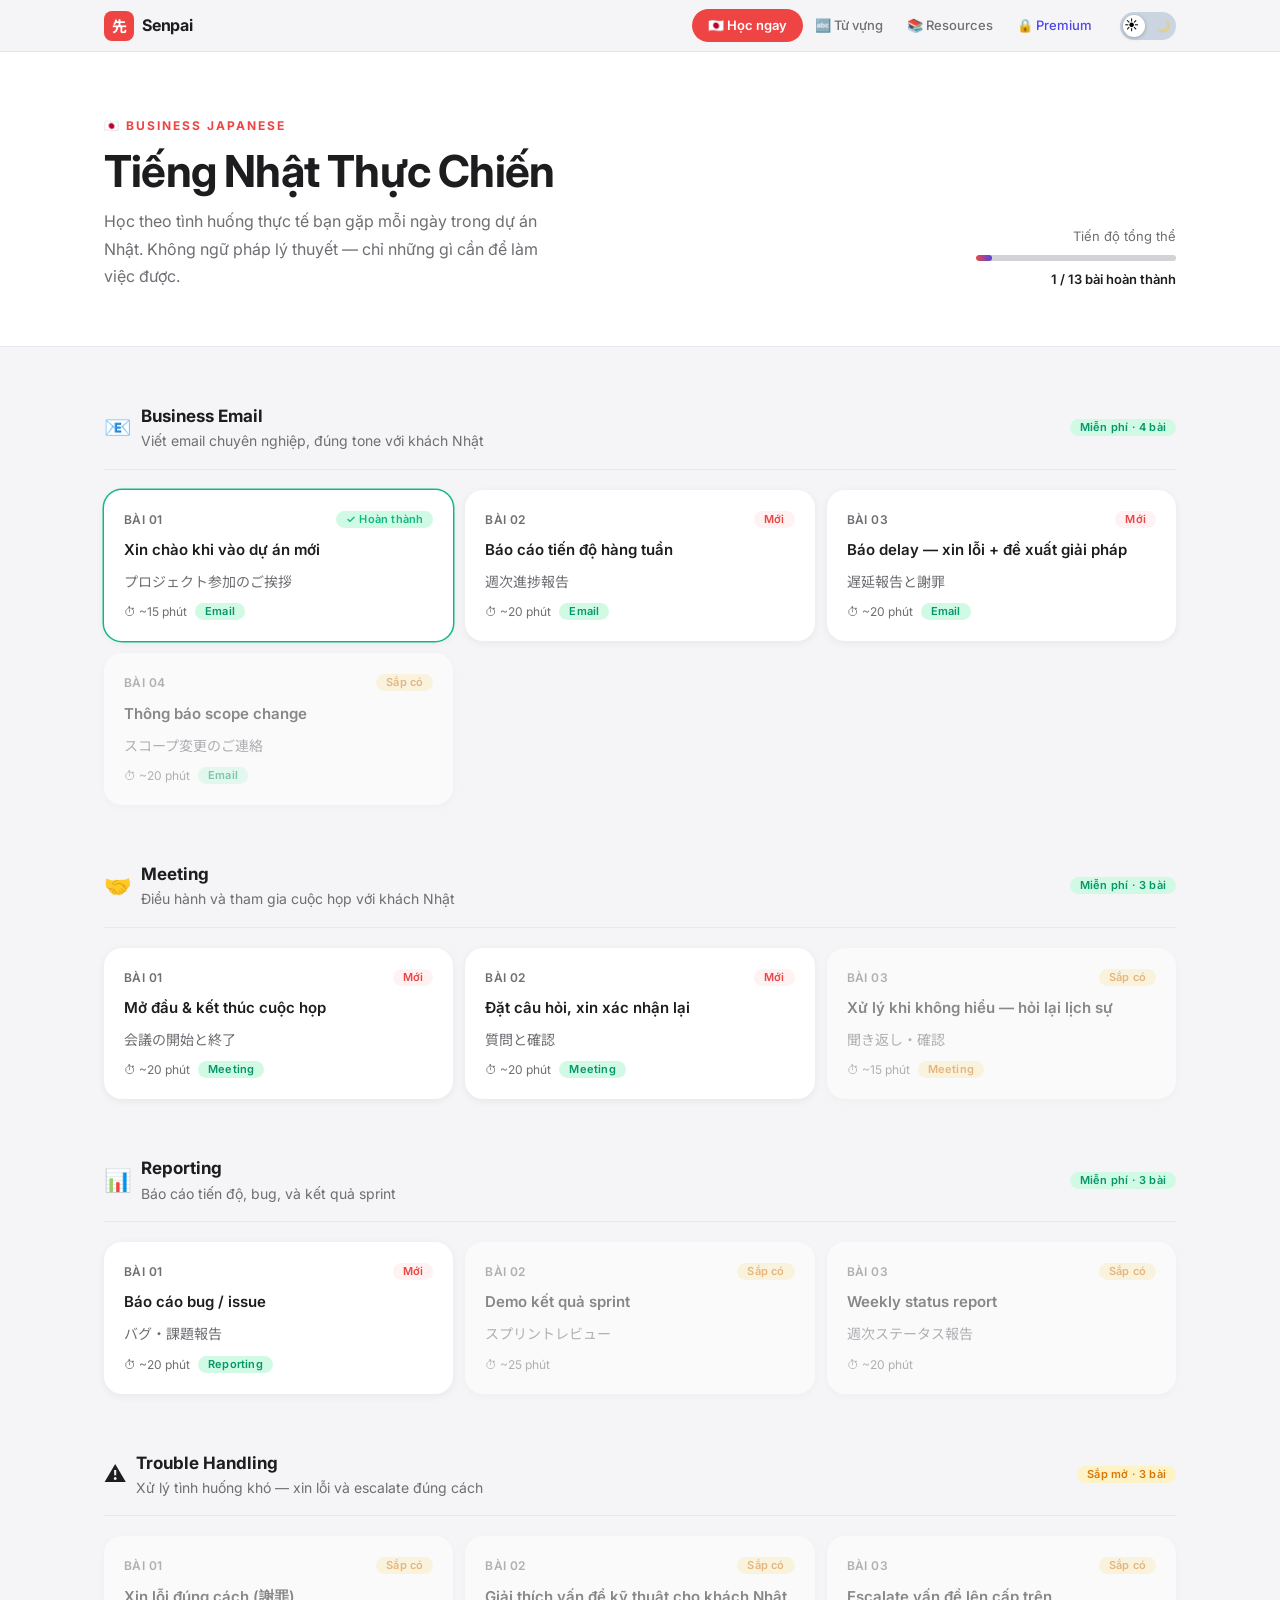
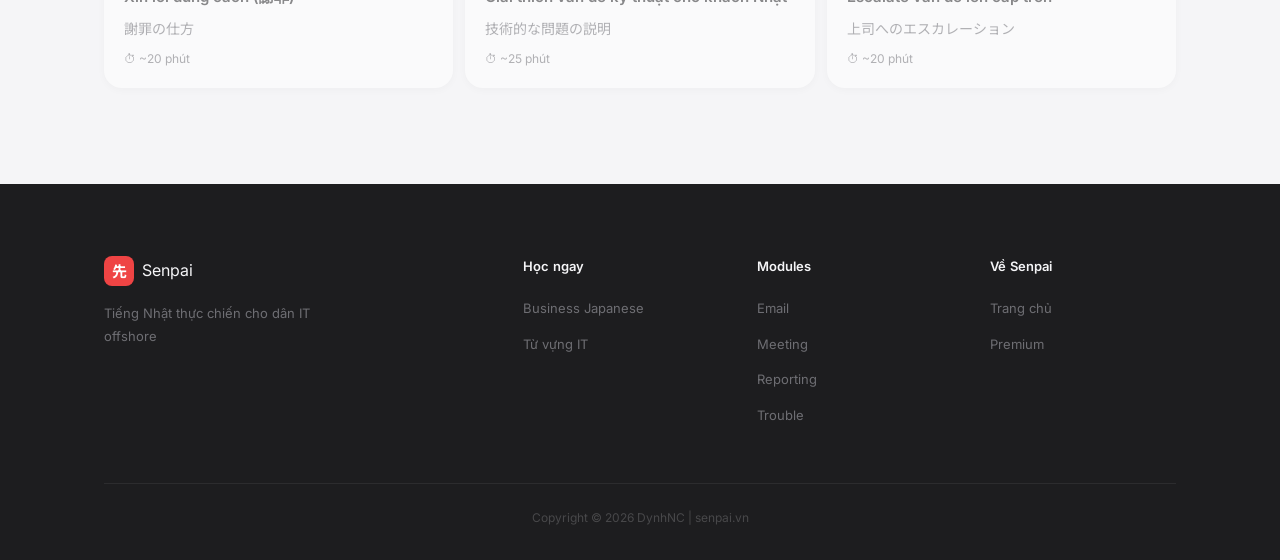
<file: japanese/index.html>
﻿<!DOCTYPE html>
<html lang="vi" data-theme="light">
<head>
  <meta charset="UTF-8">
  <meta name="viewport" content="width=device-width, initial-scale=1.0">
  <title>Japanese Hub — Senpai</title>
  <meta name="description" content="Tất cả modules tiếng Nhật thực chiến cho dân IT. Business Email, Meeting, Reporting, Trouble Handling.">
  <link rel="preconnect" href="https://fonts.googleapis.com">
  <link rel="preconnect" href="https://fonts.gstatic.com" crossorigin>
  <link href="https://fonts.googleapis.com/css2?family=Inter:wght@300;400;500;600;700;800&family=Noto+Sans+JP:wght@300;400;500;700&display=swap" rel="stylesheet">
  <link rel="stylesheet" href="../assets/css/main.css">
  <link rel="stylesheet" href="../assets/css/components.css">
</head>
<body>

<!-- ── NAVBAR ── -->
<nav class="navbar">
  <div class="container">
    <a href="../index.html" class="navbar__brand">
      <span class="brand-icon">先</span>
      <span class="brand-name">Senpai</span>
    </a>
    <ul class="navbar__links">
      <li><a href="index.html" class="link--cta">🇯🇵 Học ngay</a></li>
      <li><a href="vocabulary/index.html">🔤 Từ vựng</a></li>
      <li><a href="#">📚 Resources</a></li>
      <li><a href="#" class="link--premium">🔒 Premium</a></li>
    </ul>
    <div class="navbar__right">
      <button class="theme-toggle" aria-label="Đổi giao diện">
        <span class="toggle-track">
          <span class="toggle-sun">☀️</span>
          <span class="toggle-moon">🌙</span>
          <span class="toggle-thumb"></span>
        </span>
      </button>
    </div>
    <button class="navbar__toggle" aria-label="Menu">☰</button>
  </div>
</nav>

<!-- ── HUB HERO ── -->
<div class="hub-hero">
  <div class="container">
    <div class="hub-hero__content">
      <div class="hub-hero__eyebrow">🇯🇵 Business Japanese</div>
      <h1 class="hub-hero__title">Tiếng Nhật Thực Chiến</h1>
      <p class="hub-hero__desc">
        Học theo tình huống thực tế bạn gặp mỗi ngày trong dự án Nhật.
        Không ngữ pháp lý thuyết — chỉ những gì cần để làm việc được.
      </p>
    </div>
    <div class="hub-hero__progress">
      <span class="hub-progress-label">Tiến độ tổng thể</span>
      <div class="hub-progress-bar">
        <div class="hub-progress-fill" style="width: 8%"></div>
      </div>
      <span class="hub-progress-count">1 / 13 bài hoàn thành</span>
    </div>
  </div>
</div>

<!-- ── HUB CONTENT ── -->
<div class="hub-content">
  <div class="container">
    <div class="hub-modules">

      <!-- MODULE: Email -->
      <div class="hub-module">
        <div class="hub-module__header">
          <div class="hub-module__title-wrap">
            <span class="hub-module__icon">📧</span>
            <div>
              <div class="hub-module__title">Business Email</div>
              <div class="hub-module__subtitle">Viết email chuyên nghiệp, đúng tone với khách Nhật</div>
            </div>
          </div>
          <span class="badge badge--free">Miễn phí · 4 bài</span>
        </div>
        <div class="hub-lessons-grid">
          <a href="stage2/email/lesson-01.html" class="hub-lesson-card hub-lesson-card--done">
            <div class="hub-lesson-card__top">
              <span class="hub-lesson-card__num">Bài 01</span>
              <span class="badge badge--done">✓ Hoàn thành</span>
            </div>
            <div class="hub-lesson-card__title">Xin chào khi vào dự án mới</div>
            <div class="hub-lesson-card__jp">プロジェクト参加のご挨拶</div>
            <div class="hub-lesson-card__meta">
              <span class="hub-lesson-card__time">⏱ ~15 phút</span>
              <span class="badge badge--free">Email</span>
            </div>
          </a>

          <a href="stage2/email/lesson-02.html" class="hub-lesson-card">
            <div class="hub-lesson-card__top">
              <span class="hub-lesson-card__num">Bài 02</span>
              <span class="badge badge--new">Mới</span>
            </div>
            <div class="hub-lesson-card__title">Báo cáo tiến độ hàng tuần</div>
            <div class="hub-lesson-card__jp">週次進捗報告</div>
            <div class="hub-lesson-card__meta">
              <span class="hub-lesson-card__time">⏱ ~20 phút</span>
              <span class="badge badge--free">Email</span>
            </div>
          </a>

          <a href="stage2/email/lesson-03.html" class="hub-lesson-card">
            <div class="hub-lesson-card__top">
              <span class="hub-lesson-card__num">Bài 03</span>
              <span class="badge badge--new">Mới</span>
            </div>
            <div class="hub-lesson-card__title">Báo delay — xin lỗi + đề xuất giải pháp</div>
            <div class="hub-lesson-card__jp">遅延報告と謝罪</div>
            <div class="hub-lesson-card__meta">
              <span class="hub-lesson-card__time">⏱ ~20 phút</span>
              <span class="badge badge--free">Email</span>
            </div>
          </a>

          <div class="hub-lesson-card hub-lesson-card--locked">
            <div class="hub-lesson-card__top">
              <span class="hub-lesson-card__num">Bài 04</span>
              <span class="badge badge--soon">Sắp có</span>
            </div>
            <div class="hub-lesson-card__title">Thông báo scope change</div>
            <div class="hub-lesson-card__jp">スコープ変更のご連絡</div>
            <div class="hub-lesson-card__meta">
              <span class="hub-lesson-card__time">⏱ ~20 phút</span>
              <span class="badge badge--free">Email</span>
            </div>
          </div>
        </div>
      </div>

      <!-- MODULE: Meeting -->
      <div class="hub-module">
        <div class="hub-module__header">
          <div class="hub-module__title-wrap">
            <span class="hub-module__icon">🤝</span>
            <div>
              <div class="hub-module__title">Meeting</div>
              <div class="hub-module__subtitle">Điều hành và tham gia cuộc họp với khách Nhật</div>
            </div>
          </div>
          <span class="badge badge--free">Miễn phí · 3 bài</span>
        </div>
        <div class="hub-lessons-grid">
          <a href="stage2/meeting/lesson-01.html" class="hub-lesson-card">
            <div class="hub-lesson-card__top">
              <span class="hub-lesson-card__num">Bài 01</span>
              <span class="badge badge--new">Mới</span>
            </div>
            <div class="hub-lesson-card__title">Mở đầu & kết thúc cuộc họp</div>
            <div class="hub-lesson-card__jp">会議の開始と終了</div>
            <div class="hub-lesson-card__meta">
              <span class="hub-lesson-card__time">⏱ ~20 phút</span>
              <span class="badge badge--free">Meeting</span>
            </div>
          </a>
          <a href="stage2/meeting/lesson-02.html" class="hub-lesson-card">
            <div class="hub-lesson-card__top">
              <span class="hub-lesson-card__num">Bài 02</span>
              <span class="badge badge--new">Mới</span>
            </div>
            <div class="hub-lesson-card__title">Đặt câu hỏi, xin xác nhận lại</div>
            <div class="hub-lesson-card__jp">質問と確認</div>
            <div class="hub-lesson-card__meta">
              <span class="hub-lesson-card__time">⏱ ~20 phút</span>
              <span class="badge badge--free">Meeting</span>
            </div>
          </a>
          <div class="hub-lesson-card hub-lesson-card--locked">
            <div class="hub-lesson-card__top">
              <span class="hub-lesson-card__num">Bài 03</span>
              <span class="badge badge--soon">Sắp có</span>
            </div>
            <div class="hub-lesson-card__title">Xử lý khi không hiểu — hỏi lại lịch sự</div>
            <div class="hub-lesson-card__jp">聞き返し・確認</div>
            <div class="hub-lesson-card__meta">
              <span class="hub-lesson-card__time">⏱ ~15 phút</span>
              <span class="badge badge--soon">Meeting</span>
            </div>
          </div>
        </div>
      </div>

      <!-- MODULE: Reporting -->
      <div class="hub-module">
        <div class="hub-module__header">
          <div class="hub-module__title-wrap">
            <span class="hub-module__icon">📊</span>
            <div>
              <div class="hub-module__title">Reporting</div>
              <div class="hub-module__subtitle">Báo cáo tiến độ, bug, và kết quả sprint</div>
            </div>
          </div>
          <span class="badge badge--free">Miễn phí · 3 bài</span>
        </div>
        <div class="hub-lessons-grid">
          <a href="stage2/reporting/lesson-01.html" class="hub-lesson-card">
            <div class="hub-lesson-card__top">
              <span class="hub-lesson-card__num">Bài 01</span>
              <span class="badge badge--new">Mới</span>
            </div>
            <div class="hub-lesson-card__title">Báo cáo bug / issue</div>
            <div class="hub-lesson-card__jp">バグ・課題報告</div>
            <div class="hub-lesson-card__meta">
              <span class="hub-lesson-card__time">⏱ ~20 phút</span>
              <span class="badge badge--free">Reporting</span>
            </div>
          </a>
          <div class="hub-lesson-card hub-lesson-card--locked">
            <div class="hub-lesson-card__top">
              <span class="hub-lesson-card__num">Bài 02</span>
              <span class="badge badge--soon">Sắp có</span>
            </div>
            <div class="hub-lesson-card__title">Demo kết quả sprint</div>
            <div class="hub-lesson-card__jp">スプリントレビュー</div>
            <div class="hub-lesson-card__meta">
              <span class="hub-lesson-card__time">⏱ ~25 phút</span>
            </div>
          </div>
          <div class="hub-lesson-card hub-lesson-card--locked">
            <div class="hub-lesson-card__top">
              <span class="hub-lesson-card__num">Bài 03</span>
              <span class="badge badge--soon">Sắp có</span>
            </div>
            <div class="hub-lesson-card__title">Weekly status report</div>
            <div class="hub-lesson-card__jp">週次ステータス報告</div>
            <div class="hub-lesson-card__meta">
              <span class="hub-lesson-card__time">⏱ ~20 phút</span>
            </div>
          </div>
        </div>
      </div>

      <!-- MODULE: Trouble -->
      <div class="hub-module">
        <div class="hub-module__header">
          <div class="hub-module__title-wrap">
            <span class="hub-module__icon">⚠️</span>
            <div>
              <div class="hub-module__title">Trouble Handling</div>
              <div class="hub-module__subtitle">Xử lý tình huống khó — xin lỗi và escalate đúng cách</div>
            </div>
          </div>
          <span class="badge badge--soon">Sắp mở · 3 bài</span>
        </div>
        <div class="hub-lessons-grid">
          <div class="hub-lesson-card hub-lesson-card--locked">
            <div class="hub-lesson-card__top">
              <span class="hub-lesson-card__num">Bài 01</span>
              <span class="badge badge--soon">Sắp có</span>
            </div>
            <div class="hub-lesson-card__title">Xin lỗi đúng cách (謝罪)</div>
            <div class="hub-lesson-card__jp">謝罪の仕方</div>
            <div class="hub-lesson-card__meta">
              <span class="hub-lesson-card__time">⏱ ~20 phút</span>
            </div>
          </div>
          <div class="hub-lesson-card hub-lesson-card--locked">
            <div class="hub-lesson-card__top">
              <span class="hub-lesson-card__num">Bài 02</span>
              <span class="badge badge--soon">Sắp có</span>
            </div>
            <div class="hub-lesson-card__title">Giải thích vấn đề kỹ thuật cho khách Nhật</div>
            <div class="hub-lesson-card__jp">技術的な問題の説明</div>
            <div class="hub-lesson-card__meta">
              <span class="hub-lesson-card__time">⏱ ~25 phút</span>
            </div>
          </div>
          <div class="hub-lesson-card hub-lesson-card--locked">
            <div class="hub-lesson-card__top">
              <span class="hub-lesson-card__num">Bài 03</span>
              <span class="badge badge--soon">Sắp có</span>
            </div>
            <div class="hub-lesson-card__title">Escalate vấn đề lên cấp trên</div>
            <div class="hub-lesson-card__jp">上司へのエスカレーション</div>
            <div class="hub-lesson-card__meta">
              <span class="hub-lesson-card__time">⏱ ~20 phút</span>
            </div>
          </div>
        </div>
      </div>

    </div><!-- /hub-modules -->
  </div>
</div>

<!-- ── FOOTER ── -->
<footer class="footer">
  <div class="container">
    <div class="footer__grid">
      <div class="footer__brand">
        <div class="footer__logo">
          <span class="brand-icon">先</span>
          <span class="brand-name">Senpai</span>
        </div>
        <p class="footer__tagline">Tiếng Nhật thực chiến cho dân IT offshore</p>
      </div>
      <div class="footer__links">
        <h4>Học ngay</h4>
        <ul>
          <li><a href="index.html">Business Japanese</a></li>
          <li><a href="vocabulary/index.html">Từ vựng IT</a></li>
        </ul>
      </div>
      <div class="footer__links">
        <h4>Modules</h4>
        <ul>
          <li><a href="stage2/email/lesson-01.html">Email</a></li>
          <li><a href="#">Meeting</a></li>
          <li><a href="#">Reporting</a></li>
          <li><a href="#">Trouble</a></li>
        </ul>
      </div>
      <div class="footer__links">
        <h4>Về Senpai</h4>
        <ul>
          <li><a href="../index.html">Trang chủ</a></li>
          <li><a href="#">Premium</a></li>
        </ul>
      </div>
    </div>
    <div class="footer__bottom">
      <p>Copyright © 2026 DynhNC | senpai.vn</p>
    </div>
  </div>
</footer>

<script src="../assets/js/theme.js"></script>
</body>
</html>
</file>
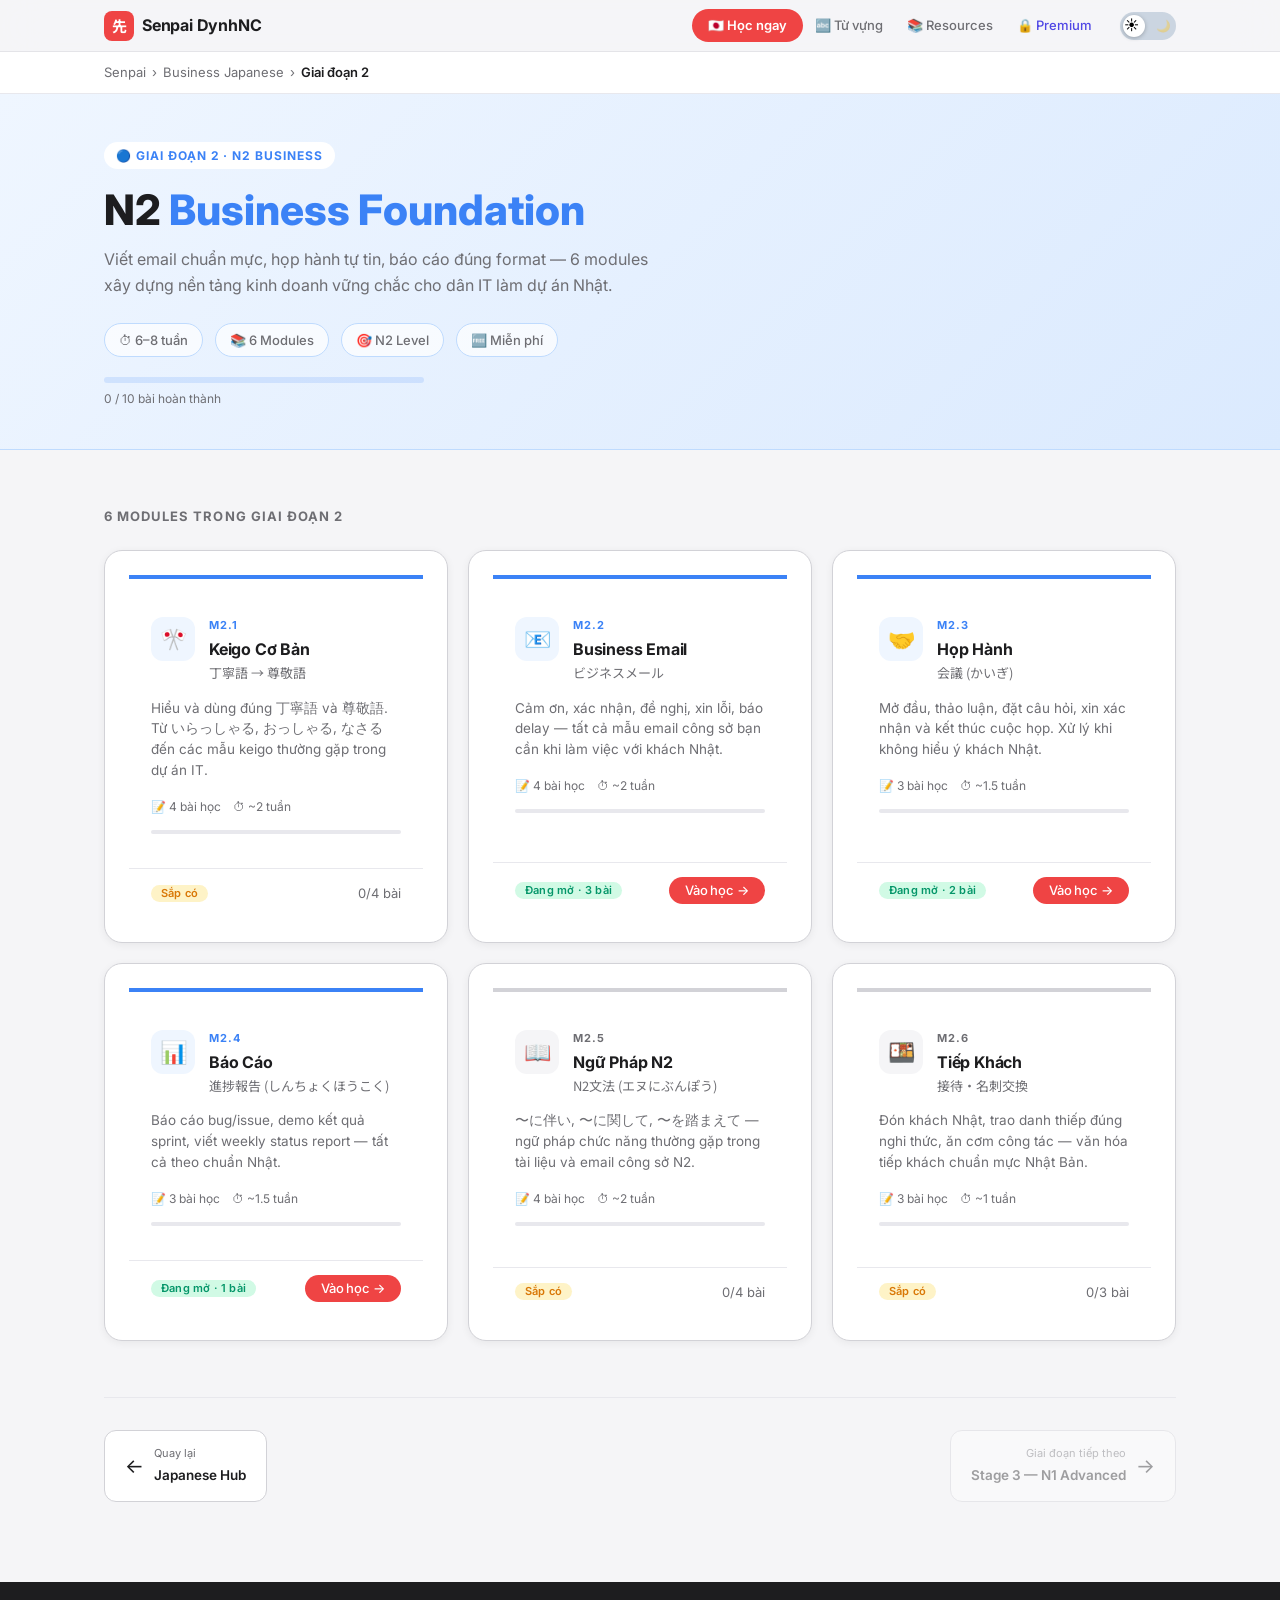
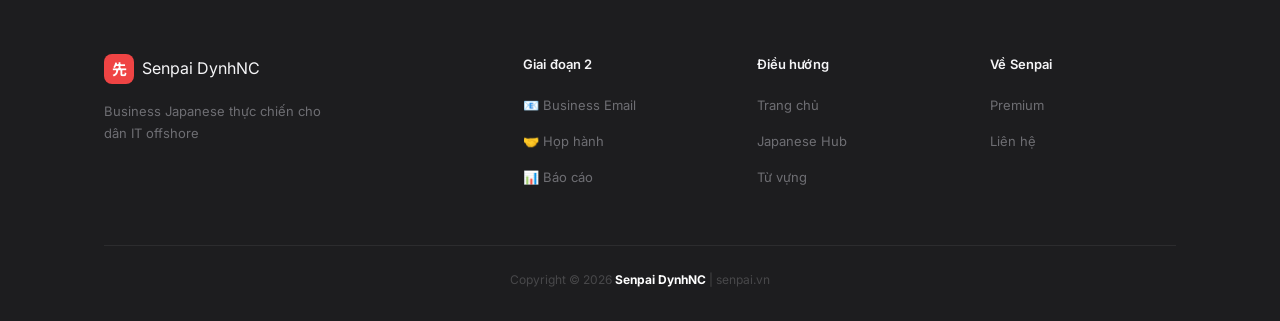
<file: japanese/stage2/index.html>
﻿<!DOCTYPE html>
<html lang="vi" data-theme="light">
<head>
  <meta charset="UTF-8">
  <meta name="viewport" content="width=device-width, initial-scale=1.0">
  <title>Stage 2: N2 Business Foundation — Senpai</title>
  <meta name="description" content="Giai đoạn 2 — N2 Business Foundation: Keigo, Email công sở, Họp hành, Báo cáo, Ngữ pháp N2, Tiếp khách.">
  <link rel="preconnect" href="https://fonts.googleapis.com">
  <link rel="preconnect" href="https://fonts.gstatic.com" crossorigin>
  <link href="https://fonts.googleapis.com/css2?family=Inter:wght@300;400;500;600;700;800&family=Noto+Sans+JP:wght@300;400;500;700&display=swap" rel="stylesheet">
  <link rel="stylesheet" href="../../assets/css/main.css">
  <link rel="stylesheet" href="../../assets/css/components.css">
  <style>
    .stage-hero {
      background: linear-gradient(135deg, #EFF6FF 0%, #DBEAFE 100%);
      border-bottom: 1px solid #BFDBFE;
      padding: 48px 0 40px;
    }
    [data-theme="dark"] .stage-hero {
      background: linear-gradient(135deg, #1e3a5f 0%, #172554 100%);
      border-bottom-color: #1e3a5f;
    }
    .stage-hero__eyebrow {
      display: inline-flex;
      align-items: center;
      gap: 8px;
      font-size: 12px;
      font-weight: 700;
      text-transform: uppercase;
      letter-spacing: 0.08em;
      color: #3B82F6;
      background: #fff;
      padding: 4px 12px;
      border-radius: 999px;
      margin-bottom: 16px;
    }
    [data-theme="dark"] .stage-hero__eyebrow { background: rgba(255,255,255,0.1); }
    .stage-hero__title {
      font-size: clamp(28px, 5vw, 42px);
      font-weight: 800;
      color: var(--color-text);
      line-height: 1.2;
      margin-bottom: 12px;
    }
    .stage-hero__title span { color: #3B82F6; }
    .stage-hero__desc {
      font-size: 16px;
      color: var(--color-text-muted);
      max-width: 560px;
      line-height: 1.6;
      margin-bottom: 24px;
    }
    .stage-hero__meta {
      display: flex;
      flex-wrap: wrap;
      gap: 12px;
      align-items: center;
    }
    .stage-meta-pill {
      display: flex;
      align-items: center;
      gap: 6px;
      font-size: 13px;
      font-weight: 500;
      color: var(--color-text-muted);
      background: rgba(255,255,255,0.7);
      padding: 6px 14px;
      border-radius: 999px;
      border: 1px solid #BFDBFE;
    }
    [data-theme="dark"] .stage-meta-pill {
      background: rgba(255,255,255,0.08);
      border-color: rgba(255,255,255,0.15);
    }

    /* Stage progress */
    .stage-progress-bar {
      background: rgba(59,130,246,0.15);
      border-radius: 999px;
      height: 6px;
      margin-top: 20px;
      max-width: 320px;
    }
    .stage-progress-fill {
      background: #3B82F6;
      border-radius: 999px;
      height: 100%;
      transition: width 0.6s ease;
    }
    .stage-progress-label {
      font-size: 12px;
      color: var(--color-text-muted);
      margin-top: 6px;
    }

    /* Module grid */
    .stage-content { padding: 56px 0 80px; }
    .modules-section__title {
      font-size: 13px;
      font-weight: 700;
      text-transform: uppercase;
      letter-spacing: 0.08em;
      color: var(--color-text-muted);
      margin-bottom: 24px;
    }
    .modules-grid {
      display: grid;
      grid-template-columns: repeat(auto-fill, minmax(320px, 1fr));
      gap: 20px;
    }
    .module-card {
      background: var(--color-surface);
      border: 1.5px solid var(--color-border);
      border-radius: var(--radius-xl);
      overflow: hidden;
      transition: transform var(--transition), box-shadow var(--transition);
      display: flex;
      flex-direction: column;
    }
    .module-card:hover {
      transform: translateY(-4px);
      box-shadow: var(--shadow-md);
    }
    .module-card--locked {
      opacity: 0.65;
      pointer-events: none;
    }
    .module-card__accent {
      height: 4px;
      background: #3B82F6;
    }
    .module-card--soon .module-card__accent { background: var(--color-border); }
    .module-card__body { padding: 22px 22px 18px; flex: 1; }
    .module-card__header {
      display: flex;
      align-items: flex-start;
      gap: 14px;
      margin-bottom: 14px;
    }
    .module-card__icon {
      width: 44px;
      height: 44px;
      border-radius: 12px;
      background: #EFF6FF;
      display: flex;
      align-items: center;
      justify-content: center;
      font-size: 22px;
      flex-shrink: 0;
    }
    [data-theme="dark"] .module-card__icon { background: rgba(59,130,246,0.15); }
    .module-card--soon .module-card__icon { background: var(--color-background); }
    .module-card__info { flex: 1; }
    .module-card__num {
      font-size: 11px;
      font-weight: 700;
      text-transform: uppercase;
      letter-spacing: 0.08em;
      color: #3B82F6;
      margin-bottom: 4px;
    }
    .module-card--soon .module-card__num { color: var(--color-text-muted); }
    .module-card__title {
      font-size: 16px;
      font-weight: 700;
      color: var(--color-text);
      line-height: 1.3;
    }
    .module-card__jp {
      font-family: var(--font-jp);
      font-size: 13px;
      color: var(--color-text-muted);
      margin-top: 2px;
    }
    .module-card__desc {
      font-size: 13.5px;
      color: var(--color-text-muted);
      line-height: 1.55;
      margin-bottom: 16px;
    }
    .module-card__stats {
      display: flex;
      gap: 12px;
      flex-wrap: wrap;
    }
    .module-stat {
      font-size: 12px;
      color: var(--color-text-muted);
      display: flex;
      align-items: center;
      gap: 4px;
    }
    .module-card__progress {
      height: 4px;
      background: var(--color-border-light);
      border-radius: 999px;
      margin-top: 14px;
    }
    .module-card__progress-fill {
      height: 100%;
      background: #3B82F6;
      border-radius: 999px;
    }
    .module-card__footer {
      padding: 14px 22px;
      border-top: 1px solid var(--color-border-light);
      display: flex;
      align-items: center;
      justify-content: space-between;
    }

    /* Stage nav */
    .stage-nav {
      display: flex;
      gap: 12px;
      justify-content: space-between;
      margin-top: 56px;
      padding-top: 32px;
      border-top: 1px solid var(--color-border-light);
    }
    .stage-nav-btn {
      display: flex;
      align-items: center;
      gap: 10px;
      padding: 14px 20px;
      border: 1.5px solid var(--color-border);
      border-radius: var(--radius-lg);
      background: var(--color-surface);
      transition: all var(--transition);
      font-size: 13.5px;
      color: var(--color-text);
    }
    .stage-nav-btn:hover {
      border-color: #3B82F6;
      background: #EFF6FF;
    }
    .stage-nav-btn__label {
      font-size: 11px;
      color: var(--color-text-muted);
      display: block;
      margin-bottom: 2px;
    }
    .stage-nav-btn__name { font-weight: 600; }

    /* Scroll reveal */
    .reveal { opacity: 0; transform: translateY(20px); transition: opacity 0.5s ease, transform 0.5s ease; }
    .reveal.visible { opacity: 1; transform: none; }
    .d1 { transition-delay: 0.08s; }
    .d2 { transition-delay: 0.16s; }
    .d3 { transition-delay: 0.24s; }
    .d4 { transition-delay: 0.32s; }
    .d5 { transition-delay: 0.40s; }

    @media (max-width: 600px) {
      .modules-grid { grid-template-columns: 1fr; }
      .stage-nav { flex-direction: column; }
    }
  </style>
</head>
<body>

<!-- ── NAVBAR ── -->
<nav class="navbar">
  <div class="container">
    <a href="../../index.html" class="navbar__brand">
      <span class="brand-icon">先</span>
      <span class="brand-name">Senpai DynhNC</span>
    </a>
    <ul class="navbar__links">
      <li><a href="../index.html" class="link--cta">🇯🇵 Học ngay</a></li>
      <li><a href="../vocabulary/index.html">🔤 Từ vựng</a></li>
      <li><a href="#">📚 Resources</a></li>
      <li><a href="#" class="link--premium">🔒 Premium</a></li>
    </ul>
    <div class="navbar__right">
      <button class="theme-toggle" aria-label="Đổi giao diện">
        <span class="toggle-track">
          <span class="toggle-sun">☀️</span>
          <span class="toggle-moon">🌙</span>
          <span class="toggle-thumb"></span>
        </span>
      </button>
    </div>
    <button class="navbar__toggle" aria-label="Menu">☰</button>
  </div>
</nav>

<!-- ── BREADCRUMB ── -->
<div style="background: var(--color-surface); border-bottom: 1px solid var(--color-border-light); padding: 10px 0;">
  <div class="container">
    <nav style="font-size: 13px; color: var(--color-text-muted); display: flex; align-items: center; gap: 6px;">
      <a href="../../index.html" style="color: var(--color-text-muted);">Senpai</a>
      <span>›</span>
      <a href="../index.html" style="color: var(--color-text-muted);">Business Japanese</a>
      <span>›</span>
      <span style="color: var(--color-text); font-weight: 600;">Giai đoạn 2</span>
    </nav>
  </div>
</div>

<!-- ── STAGE HERO ── -->
<div class="stage-hero">
  <div class="container">
    <div class="stage-hero__eyebrow">🔵 Giai đoạn 2 · N2 Business</div>
    <h1 class="stage-hero__title">N2 <span>Business Foundation</span></h1>
    <p class="stage-hero__desc">
      Viết email chuẩn mực, họp hành tự tin, báo cáo đúng format — 6 modules xây dựng nền tảng kinh doanh vững chắc cho dân IT làm dự án Nhật.
    </p>
    <div class="stage-hero__meta">
      <span class="stage-meta-pill">⏱ 6–8 tuần</span>
      <span class="stage-meta-pill">📚 6 Modules</span>
      <span class="stage-meta-pill">🎯 N2 Level</span>
      <span class="stage-meta-pill">🆓 Miễn phí</span>
    </div>
    <div class="stage-progress-bar">
      <div class="stage-progress-fill" id="stage2-progress-fill" style="width: 0%"></div>
    </div>
    <div class="stage-progress-label" id="stage2-progress-label">Đang tính tiến độ...</div>
  </div>
</div>

<!-- ── MODULE CONTENT ── -->
<div class="stage-content">
  <div class="container">
    <div class="modules-section__title">6 Modules trong Giai đoạn 2</div>

    <div class="modules-grid">

      <!-- M2.1 — Keigo -->
      <div class="module-card reveal">
        <div class="module-card__accent"></div>
        <div class="module-card__body">
          <div class="module-card__header">
            <div class="module-card__icon">🎌</div>
            <div class="module-card__info">
              <div class="module-card__num">M2.1</div>
              <div class="module-card__title">Keigo Cơ Bản</div>
              <div class="module-card__jp">丁寧語 → 尊敬語</div>
            </div>
          </div>
          <p class="module-card__desc">
            Hiểu và dùng đúng 丁寧語 và 尊敬語. Từ いらっしゃる, おっしゃる, なさる đến các mẫu keigo thường gặp trong dự án IT.
          </p>
          <div class="module-card__stats">
            <span class="module-stat">📝 4 bài học</span>
            <span class="module-stat">⏱ ~2 tuần</span>
          </div>
          <div class="module-card__progress">
            <div class="module-card__progress-fill" style="width: 0%"></div>
          </div>
        </div>
        <div class="module-card__footer">
          <span class="badge badge--soon">Sắp có</span>
          <span style="font-size: 13px; color: var(--color-text-muted);">0/4 bài</span>
        </div>
      </div>

      <!-- M2.2 — Email -->
      <div class="module-card reveal d1">
        <div class="module-card__accent"></div>
        <div class="module-card__body">
          <div class="module-card__header">
            <div class="module-card__icon">📧</div>
            <div class="module-card__info">
              <div class="module-card__num">M2.2</div>
              <div class="module-card__title">Business Email</div>
              <div class="module-card__jp">ビジネスメール</div>
            </div>
          </div>
          <p class="module-card__desc">
            Cảm ơn, xác nhận, đề nghị, xin lỗi, báo delay — tất cả mẫu email công sở bạn cần khi làm việc với khách Nhật.
          </p>
          <div class="module-card__stats">
            <span class="module-stat">📝 4 bài học</span>
            <span class="module-stat">⏱ ~2 tuần</span>
          </div>
          <div class="module-card__progress">
            <div class="module-card__progress-fill" id="email-progress-fill" style="width: 0%"></div>
          </div>
        </div>
        <div class="module-card__footer">
          <span class="badge badge--free">Đang mở · 3 bài</span>
          <a href="email/index.html" class="btn btn--primary btn--sm">Vào học →</a>
        </div>
      </div>

      <!-- M2.3 — Meeting -->
      <div class="module-card reveal d2">
        <div class="module-card__accent"></div>
        <div class="module-card__body">
          <div class="module-card__header">
            <div class="module-card__icon">🤝</div>
            <div class="module-card__info">
              <div class="module-card__num">M2.3</div>
              <div class="module-card__title">Họp Hành</div>
              <div class="module-card__jp">会議 (かいぎ)</div>
            </div>
          </div>
          <p class="module-card__desc">
            Mở đầu, thảo luận, đặt câu hỏi, xin xác nhận và kết thúc cuộc họp. Xử lý khi không hiểu ý khách Nhật.
          </p>
          <div class="module-card__stats">
            <span class="module-stat">📝 3 bài học</span>
            <span class="module-stat">⏱ ~1.5 tuần</span>
          </div>
          <div class="module-card__progress">
            <div class="module-card__progress-fill" id="meeting-progress-fill" style="width: 0%"></div>
          </div>
        </div>
        <div class="module-card__footer">
          <span class="badge badge--free">Đang mở · 2 bài</span>
          <a href="meeting/index.html" class="btn btn--primary btn--sm">Vào học →</a>
        </div>
      </div>

      <!-- M2.4 — Reporting -->
      <div class="module-card reveal d3">
        <div class="module-card__accent"></div>
        <div class="module-card__body">
          <div class="module-card__header">
            <div class="module-card__icon">📊</div>
            <div class="module-card__info">
              <div class="module-card__num">M2.4</div>
              <div class="module-card__title">Báo Cáo</div>
              <div class="module-card__jp">進捗報告 (しんちょくほうこく)</div>
            </div>
          </div>
          <p class="module-card__desc">
            Báo cáo bug/issue, demo kết quả sprint, viết weekly status report — tất cả theo chuẩn Nhật.
          </p>
          <div class="module-card__stats">
            <span class="module-stat">📝 3 bài học</span>
            <span class="module-stat">⏱ ~1.5 tuần</span>
          </div>
          <div class="module-card__progress">
            <div class="module-card__progress-fill" id="reporting-progress-fill" style="width: 0%"></div>
          </div>
        </div>
        <div class="module-card__footer">
          <span class="badge badge--free">Đang mở · 1 bài</span>
          <a href="reporting/index.html" class="btn btn--primary btn--sm">Vào học →</a>
        </div>
      </div>

      <!-- M2.5 — Grammar N2 -->
      <div class="module-card module-card--locked module-card--soon reveal d4">
        <div class="module-card__accent"></div>
        <div class="module-card__body">
          <div class="module-card__header">
            <div class="module-card__icon">📖</div>
            <div class="module-card__info">
              <div class="module-card__num">M2.5</div>
              <div class="module-card__title">Ngữ Pháp N2</div>
              <div class="module-card__jp">N2文法 (エヌにぶんぽう)</div>
            </div>
          </div>
          <p class="module-card__desc">
            〜に伴い, 〜に関して, 〜を踏まえて — ngữ pháp chức năng thường gặp trong tài liệu và email công sở N2.
          </p>
          <div class="module-card__stats">
            <span class="module-stat">📝 4 bài học</span>
            <span class="module-stat">⏱ ~2 tuần</span>
          </div>
          <div class="module-card__progress">
            <div class="module-card__progress-fill" style="width: 0%"></div>
          </div>
        </div>
        <div class="module-card__footer">
          <span class="badge badge--soon">Sắp có</span>
          <span style="font-size: 13px; color: var(--color-text-muted);">0/4 bài</span>
        </div>
      </div>

      <!-- M2.6 — Reception -->
      <div class="module-card module-card--locked module-card--soon reveal d5">
        <div class="module-card__accent"></div>
        <div class="module-card__body">
          <div class="module-card__header">
            <div class="module-card__icon">🍱</div>
            <div class="module-card__info">
              <div class="module-card__num">M2.6</div>
              <div class="module-card__title">Tiếp Khách</div>
              <div class="module-card__jp">接待・名刺交換</div>
            </div>
          </div>
          <p class="module-card__desc">
            Đón khách Nhật, trao danh thiếp đúng nghi thức, ăn cơm công tác — văn hóa tiếp khách chuẩn mực Nhật Bản.
          </p>
          <div class="module-card__stats">
            <span class="module-stat">📝 3 bài học</span>
            <span class="module-stat">⏱ ~1 tuần</span>
          </div>
          <div class="module-card__progress">
            <div class="module-card__progress-fill" style="width: 0%"></div>
          </div>
        </div>
        <div class="module-card__footer">
          <span class="badge badge--soon">Sắp có</span>
          <span style="font-size: 13px; color: var(--color-text-muted);">0/3 bài</span>
        </div>
      </div>

    </div><!-- /modules-grid -->

    <!-- Stage Navigation -->
    <div class="stage-nav">
      <a href="../index.html" class="stage-nav-btn">
        <span style="font-size: 20px;">←</span>
        <div>
          <span class="stage-nav-btn__label">Quay lại</span>
          <span class="stage-nav-btn__name">Japanese Hub</span>
        </div>
      </a>
      <a href="#" class="stage-nav-btn" style="opacity: 0.4; pointer-events: none;">
        <div style="text-align: right;">
          <span class="stage-nav-btn__label">Giai đoạn tiếp theo</span>
          <span class="stage-nav-btn__name">Stage 3 — N1 Advanced</span>
        </div>
        <span style="font-size: 20px;">→</span>
      </a>
    </div>

  </div>
</div>

<!-- ── FOOTER ── -->
<footer class="footer">
  <div class="container">
    <div class="footer__grid">
      <div class="footer__brand">
        <div class="footer__logo">
          <span class="brand-icon">先</span>
          <span class="brand-name">Senpai DynhNC</span>
        </div>
        <p class="footer__tagline">Business Japanese thực chiến cho dân IT offshore</p>
      </div>
      <div class="footer__links">
        <h4>Giai đoạn 2</h4>
        <ul>
          <li><a href="email/index.html">📧 Business Email</a></li>
          <li><a href="meeting/index.html">🤝 Họp hành</a></li>
          <li><a href="reporting/index.html">📊 Báo cáo</a></li>
        </ul>
      </div>
      <div class="footer__links">
        <h4>Điều hướng</h4>
        <ul>
          <li><a href="../../index.html">Trang chủ</a></li>
          <li><a href="../index.html">Japanese Hub</a></li>
          <li><a href="../vocabulary/index.html">Từ vựng</a></li>
        </ul>
      </div>
      <div class="footer__links">
        <h4>Về Senpai</h4>
        <ul>
          <li><a href="#">Premium</a></li>
          <li><a href="#">Liên hệ</a></li>
        </ul>
      </div>
    </div>
    <div class="footer__bottom">
      <p>Copyright © 2026 <strong style="color:#fff">Senpai DynhNC</strong> | senpai.vn</p>
    </div>
  </div>
</footer>

<script src="../../assets/js/theme.js"></script>
<script src="../../assets/js/progress.js"></script>
<script>
  // Scroll reveal
  const revealEls = document.querySelectorAll('.reveal');
  const observer = new IntersectionObserver(entries => {
    entries.forEach(e => { if (e.isIntersecting) { e.target.classList.add('visible'); observer.unobserve(e.target); } });
  }, { threshold: 0.1 });
  revealEls.forEach(el => observer.observe(el));

  // Tính tiến độ Stage 2
  const emailLessons    = ['s2-email-01', 's2-email-02', 's2-email-03', 's2-email-04'];
  const meetingLessons  = ['s2-meeting-01', 's2-meeting-02', 's2-meeting-03'];
  const reportingLessons = ['s2-reporting-01', 's2-reporting-02', 's2-reporting-03'];
  const allLessons = [...emailLessons, ...meetingLessons, ...reportingLessons];

  function calcProgress(ids) {
    if (typeof isLessonComplete !== 'function') return 0;
    const done = ids.filter(id => isLessonComplete(id)).length;
    return Math.round((done / ids.length) * 100);
  }

  const totalPct = calcProgress(allLessons);
  const totalDone = allLessons.filter(id => typeof isLessonComplete === 'function' && isLessonComplete(id)).length;
  document.getElementById('stage2-progress-fill').style.width = totalPct + '%';
  document.getElementById('stage2-progress-label').textContent = totalDone + ' / ' + allLessons.length + ' bài hoàn thành';

  const emailPct = calcProgress(emailLessons);
  const meetingPct = calcProgress(meetingLessons);
  const reportingPct = calcProgress(reportingLessons);
  if (document.getElementById('email-progress-fill'))    document.getElementById('email-progress-fill').style.width = emailPct + '%';
  if (document.getElementById('meeting-progress-fill'))  document.getElementById('meeting-progress-fill').style.width = meetingPct + '%';
  if (document.getElementById('reporting-progress-fill')) document.getElementById('reporting-progress-fill').style.width = reportingPct + '%';
</script>
</body>
</html>
</file>
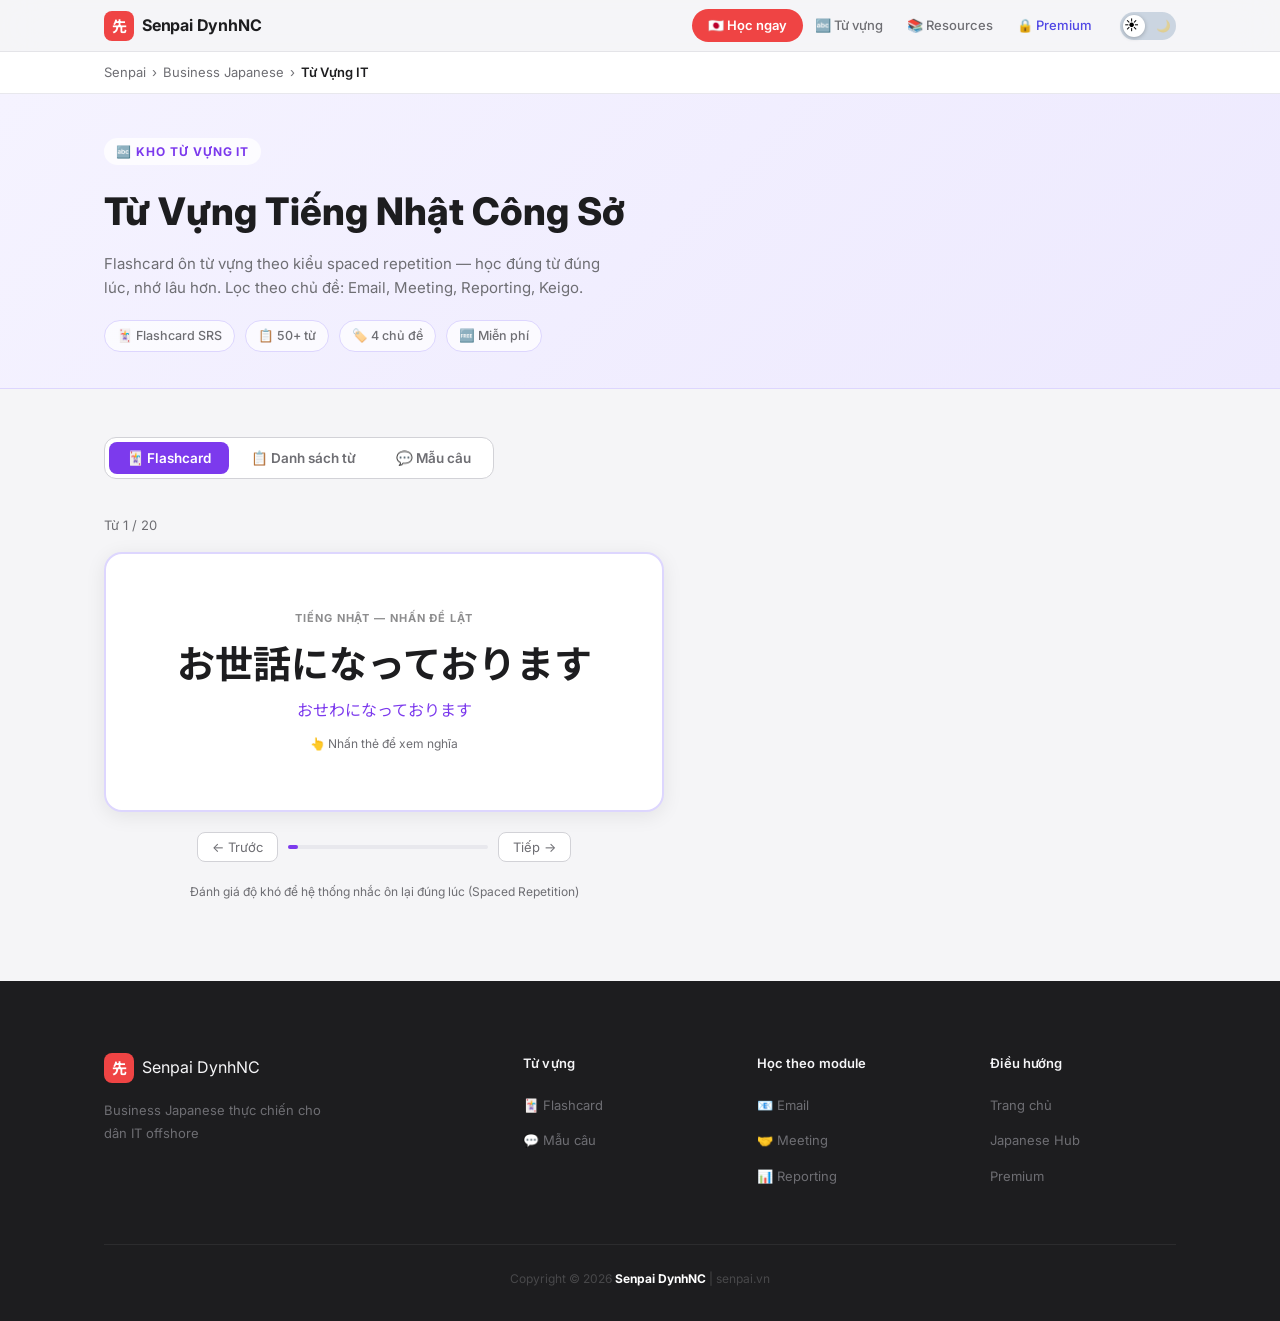
<file: japanese/vocabulary/index.html>
﻿<!DOCTYPE html>
<html lang="vi" data-theme="light">
<head>
  <meta charset="UTF-8">
  <meta name="viewport" content="width=device-width, initial-scale=1.0">
  <title>Từ Vựng IT Nhật — Senpai</title>
  <meta name="description" content="Học và ôn từ vựng tiếng Nhật công sở IT: email, meeting, reporting, keigo — flashcard + spaced repetition.">
  <link rel="preconnect" href="https://fonts.googleapis.com">
  <link rel="preconnect" href="https://fonts.gstatic.com" crossorigin>
  <link href="https://fonts.googleapis.com/css2?family=Inter:wght@300;400;500;600;700;800&family=Noto+Sans+JP:wght@300;400;500;700&display=swap" rel="stylesheet">
  <link rel="stylesheet" href="../../assets/css/main.css">
  <link rel="stylesheet" href="../../assets/css/components.css">
  <style>
    /* ── Hero ── */
    .vocab-hero {
      background: linear-gradient(135deg, #F5F3FF 0%, #EDE9FE 100%);
      border-bottom: 1px solid #DDD6FE;
      padding: 44px 0 36px;
    }
    [data-theme="dark"] .vocab-hero {
      background: linear-gradient(135deg, #2d1f63 0%, #1e1040 100%);
      border-bottom-color: #3d2a80;
    }
    .vocab-hero__tag {
      display: inline-flex;
      align-items: center;
      gap: 8px;
      font-size: 12px;
      font-weight: 700;
      text-transform: uppercase;
      letter-spacing: 0.08em;
      color: #7C3AED;
      background: rgba(255,255,255,0.8);
      padding: 4px 12px;
      border-radius: 999px;
      margin-bottom: 16px;
    }
    [data-theme="dark"] .vocab-hero__tag { background: rgba(255,255,255,0.1); }
    .vocab-hero__title {
      font-size: clamp(26px, 4vw, 38px);
      font-weight: 800;
      color: var(--color-text);
      margin-bottom: 10px;
    }
    .vocab-hero__desc {
      font-size: 15px;
      color: var(--color-text-muted);
      max-width: 500px;
      line-height: 1.6;
      margin-bottom: 20px;
    }
    .vocab-hero__meta {
      display: flex;
      flex-wrap: wrap;
      gap: 10px;
    }
    .vocab-meta-pill {
      font-size: 12.5px;
      font-weight: 500;
      color: var(--color-text-muted);
      background: rgba(255,255,255,0.7);
      padding: 5px 12px;
      border-radius: 999px;
      border: 1px solid #DDD6FE;
    }
    [data-theme="dark"] .vocab-meta-pill { background: rgba(255,255,255,0.08); border-color: rgba(255,255,255,0.15); }

    /* ── Tab nav ── */
    .vocab-content { padding: 48px 0 80px; }
    .tab-nav {
      display: flex;
      gap: 4px;
      background: var(--color-surface);
      border: 1.5px solid var(--color-border);
      border-radius: var(--radius-lg);
      padding: 4px;
      width: fit-content;
      margin-bottom: 36px;
    }
    .tab-btn {
      padding: 8px 18px;
      border-radius: 8px;
      font-size: 13.5px;
      font-weight: 600;
      color: var(--color-text-muted);
      cursor: pointer;
      transition: all var(--transition);
      border: none;
      background: none;
    }
    .tab-btn.active {
      background: #7C3AED;
      color: #fff;
    }
    .tab-panel { display: none; }
    .tab-panel.active { display: block; }

    /* ── Flashcard ── */
    .flashcard-section { max-width: 560px; }
    .flashcard-counter {
      font-size: 13px;
      color: var(--color-text-muted);
      margin-bottom: 16px;
      display: flex;
      align-items: center;
      justify-content: space-between;
    }
    .flashcard-wrap {
      perspective: 1200px;
      width: 100%;
      height: 260px;
      cursor: pointer;
      margin-bottom: 20px;
      user-select: none;
    }
    .flashcard-inner {
      position: relative;
      width: 100%;
      height: 100%;
      transform-style: preserve-3d;
      transition: transform 0.45s cubic-bezier(0.4,0,0.2,1);
    }
    .flashcard-wrap.flipped .flashcard-inner { transform: rotateY(180deg); }
    .flashcard-front, .flashcard-back {
      position: absolute;
      inset: 0;
      border-radius: var(--radius-xl);
      display: flex;
      flex-direction: column;
      align-items: center;
      justify-content: center;
      gap: 12px;
      padding: 32px;
      backface-visibility: hidden;
      -webkit-backface-visibility: hidden;
    }
    .flashcard-front {
      background: var(--color-surface);
      border: 2px solid #DDD6FE;
      box-shadow: var(--shadow-md);
    }
    .flashcard-back {
      background: linear-gradient(135deg, #7C3AED, #4F46E5);
      transform: rotateY(180deg);
      color: #fff;
      border: 2px solid transparent;
      box-shadow: 0 8px 32px rgba(124,58,237,0.3);
    }
    .flashcard-label {
      font-size: 11px;
      font-weight: 700;
      text-transform: uppercase;
      letter-spacing: 0.08em;
      opacity: 0.5;
    }
    .flashcard-jp {
      font-family: var(--font-jp);
      font-size: 38px;
      font-weight: 700;
      color: var(--color-text);
      line-height: 1.2;
      text-align: center;
    }
    .flashcard-furigana {
      font-family: var(--font-jp);
      font-size: 16px;
      color: #7C3AED;
    }
    .flashcard-hint {
      font-size: 12px;
      color: var(--color-text-muted);
    }
    .flashcard-back .flashcard-vn {
      font-size: 22px;
      font-weight: 700;
      text-align: center;
      line-height: 1.3;
    }
    .flashcard-back .flashcard-example {
      font-family: var(--font-jp);
      font-size: 13px;
      text-align: center;
      opacity: 0.85;
    }
    .flashcard-back .flashcard-hint { color: rgba(255,255,255,0.6); }

    .flashcard-actions {
      display: flex;
      gap: 10px;
      justify-content: center;
      margin-bottom: 24px;
    }
    .fc-btn {
      flex: 1;
      max-width: 140px;
      padding: 10px 0;
      border-radius: var(--radius-lg);
      font-size: 13.5px;
      font-weight: 600;
      cursor: pointer;
      border: none;
      transition: all var(--transition);
    }
    .fc-btn--hard { background: #FEF2F2; color: #EF4444; }
    .fc-btn--hard:hover { background: #FEE2E2; }
    .fc-btn--ok { background: #FEF3C7; color: #D97706; }
    .fc-btn--ok:hover { background: #FDE68A; }
    .fc-btn--easy { background: #D1FAE5; color: #059669; }
    .fc-btn--easy:hover { background: #A7F3D0; }
    [data-theme="dark"] .fc-btn--hard { background: rgba(239,68,68,0.15); }
    [data-theme="dark"] .fc-btn--ok { background: rgba(217,119,6,0.15); }
    [data-theme="dark"] .fc-btn--easy { background: rgba(5,150,105,0.15); }

    .flashcard-nav {
      display: flex;
      gap: 10px;
      align-items: center;
      justify-content: center;
    }
    .flashcard-progress-bar {
      flex: 1;
      height: 4px;
      background: var(--color-border-light);
      border-radius: 999px;
      max-width: 200px;
    }
    .flashcard-progress-fill {
      height: 100%;
      background: #7C3AED;
      border-radius: 999px;
      transition: width 0.3s ease;
    }

    /* ── Word list ── */
    .vocab-filter {
      display: flex;
      gap: 8px;
      flex-wrap: wrap;
      margin-bottom: 20px;
    }
    .filter-chip {
      padding: 5px 14px;
      border-radius: 999px;
      font-size: 12.5px;
      font-weight: 600;
      border: 1.5px solid var(--color-border);
      background: var(--color-surface);
      color: var(--color-text-muted);
      cursor: pointer;
      transition: all var(--transition);
    }
    .filter-chip.active {
      border-color: #7C3AED;
      background: #F5F3FF;
      color: #7C3AED;
    }
    [data-theme="dark"] .filter-chip.active { background: rgba(124,58,237,0.15); }

    .vocab-table {
      display: flex;
      flex-direction: column;
      gap: 10px;
    }
    .vocab-row {
      display: grid;
      grid-template-columns: 2fr 1.5fr 2.5fr auto;
      align-items: center;
      gap: 12px;
      background: var(--color-surface);
      border: 1.5px solid var(--color-border);
      border-radius: var(--radius-lg);
      padding: 14px 18px;
      transition: border-color var(--transition), box-shadow var(--transition);
    }
    .vocab-row:hover { border-color: #7C3AED; box-shadow: var(--shadow-sm); }
    .vocab-row__jp { font-family: var(--font-jp); font-size: 17px; font-weight: 600; color: var(--color-text); }
    .vocab-row__read { font-family: var(--font-jp); font-size: 12px; color: #7C3AED; }
    .vocab-row__vn { font-size: 14px; color: var(--color-text); }
    .vocab-row__ex { font-family: var(--font-jp); font-size: 12px; color: var(--color-text-muted); }
    .vocab-row__tag { font-size: 11px; font-weight: 700; padding: 3px 8px; border-radius: 999px; white-space: nowrap; }
    .tag--email   { background: #EFF6FF; color: #3B82F6; }
    .tag--meeting { background: #F0FDF4; color: #059669; }
    .tag--report  { background: #FEF3C7; color: #D97706; }
    .tag--keigo   { background: #F5F3FF; color: #7C3AED; }
    .tag--general { background: var(--color-background); color: var(--color-text-muted); }

    @media (max-width: 640px) {
      .vocab-row { grid-template-columns: 1fr 1fr; gap: 8px; }
      .vocab-row__ex { display: none; }
      .tab-nav { width: 100%; }
      .tab-btn { flex: 1; text-align: center; font-size: 12px; padding: 8px 10px; }
    }
  </style>
</head>
<body>

<!-- ── NAVBAR ── -->
<nav class="navbar">
  <div class="container">
    <a href="../../index.html" class="navbar__brand">
      <span class="brand-icon">先</span>
      <span class="brand-name">Senpai DynhNC</span>
    </a>
    <ul class="navbar__links">
      <li><a href="../index.html" class="link--cta">🇯🇵 Học ngay</a></li>
      <li><a href="index.html" class="link--active">🔤 Từ vựng</a></li>
      <li><a href="#">📚 Resources</a></li>
      <li><a href="#" class="link--premium">🔒 Premium</a></li>
    </ul>
    <div class="navbar__right">
      <button class="theme-toggle" aria-label="Đổi giao diện">
        <span class="toggle-track">
          <span class="toggle-sun">☀️</span>
          <span class="toggle-moon">🌙</span>
          <span class="toggle-thumb"></span>
        </span>
      </button>
    </div>
    <button class="navbar__toggle" aria-label="Menu">☰</button>
  </div>
</nav>

<!-- ── BREADCRUMB ── -->
<div style="background: var(--color-surface); border-bottom: 1px solid var(--color-border-light); padding: 10px 0;">
  <div class="container">
    <nav style="font-size: 13px; color: var(--color-text-muted); display: flex; align-items: center; gap: 6px;">
      <a href="../../index.html" style="color: var(--color-text-muted);">Senpai</a>
      <span>›</span>
      <a href="../index.html" style="color: var(--color-text-muted);">Business Japanese</a>
      <span>›</span>
      <span style="color: var(--color-text); font-weight: 600;">Từ Vựng IT</span>
    </nav>
  </div>
</div>

<!-- ── HERO ── -->
<div class="vocab-hero">
  <div class="container">
    <div class="vocab-hero__tag">🔤 Kho Từ Vựng IT</div>
    <h1 class="vocab-hero__title">Từ Vựng Tiếng Nhật Công Sở</h1>
    <p class="vocab-hero__desc">
      Flashcard ôn từ vựng theo kiểu spaced repetition — học đúng từ đúng lúc, nhớ lâu hơn. Lọc theo chủ đề: Email, Meeting, Reporting, Keigo.
    </p>
    <div class="vocab-hero__meta">
      <span class="vocab-meta-pill">🃏 Flashcard SRS</span>
      <span class="vocab-meta-pill">📋 50+ từ</span>
      <span class="vocab-meta-pill">🏷️ 4 chủ đề</span>
      <span class="vocab-meta-pill">🆓 Miễn phí</span>
    </div>
  </div>
</div>

<!-- ── CONTENT ── -->
<div class="vocab-content">
  <div class="container">

    <!-- Tab navigation -->
    <div class="tab-nav">
      <button class="tab-btn active" data-tab="flashcard">🃏 Flashcard</button>
      <button class="tab-btn" data-tab="wordlist">📋 Danh sách từ</button>
      <button class="tab-btn" data-tab="phrases">💬 Mẫu câu</button>
    </div>

    <!-- ════ TAB 1: FLASHCARD ════ -->
    <div id="tab-flashcard" class="tab-panel active">
      <div class="flashcard-section">

        <div class="flashcard-counter">
          <span id="fc-counter">Từ 1 / 20</span>
          <span id="fc-streak" style="color: #7C3AED; font-weight: 600;"></span>
        </div>

        <div class="flashcard-wrap" id="flashcard" onclick="flipCard()">
          <div class="flashcard-inner" id="fc-inner">
            <!-- FRONT -->
            <div class="flashcard-front" id="fc-front">
              <span class="flashcard-label">Tiếng Nhật — Nhấn để lật</span>
              <div class="flashcard-jp" id="fc-jp">お世話になっております</div>
              <div class="flashcard-furigana" id="fc-furigana">おせわになっております</div>
              <span class="flashcard-hint">👆 Nhấn thẻ để xem nghĩa</span>
            </div>
            <!-- BACK -->
            <div class="flashcard-back" id="fc-back">
              <span class="flashcard-label" style="color:rgba(255,255,255,0.5);">Tiếng Việt</span>
              <div class="flashcard-vn" id="fc-vn">Tôi luôn nhận được sự quan tâm của anh/chị</div>
              <div class="flashcard-example" id="fc-example">câu mở đầu bắt buộc trong email công sở</div>
              <span class="flashcard-hint">Đánh giá để lật sang từ tiếp theo</span>
            </div>
          </div>
        </div>

        <div class="flashcard-actions" id="fc-actions" style="display:none;">
          <button class="fc-btn fc-btn--hard" onclick="rateCard('hard')">😰 Khó</button>
          <button class="fc-btn fc-btn--ok"   onclick="rateCard('ok')">🤔 Tạm</button>
          <button class="fc-btn fc-btn--easy" onclick="rateCard('easy')">😊 Dễ</button>
        </div>

        <div class="flashcard-nav">
          <button onclick="prevCard()" style="padding:6px 14px; border-radius:8px; border:1.5px solid var(--color-border); background:var(--color-surface); cursor:pointer; font-size:13px; color:var(--color-text-muted);">← Trước</button>
          <div class="flashcard-progress-bar">
            <div class="flashcard-progress-fill" id="fc-prog-fill" style="width: 5%"></div>
          </div>
          <button onclick="nextCard()" style="padding:6px 14px; border-radius:8px; border:1.5px solid var(--color-border); background:var(--color-surface); cursor:pointer; font-size:13px; color:var(--color-text-muted);">Tiếp →</button>
        </div>

        <p style="font-size: 12px; color: var(--color-text-muted); margin-top: 20px; text-align: center;">
          Đánh giá độ khó để hệ thống nhắc ôn lại đúng lúc (Spaced Repetition)
        </p>
      </div>
    </div>

    <!-- ════ TAB 2: WORD LIST ════ -->
    <div id="tab-wordlist" class="tab-panel">
      <div class="vocab-filter">
        <button class="filter-chip active" data-filter="all">Tất cả</button>
        <button class="filter-chip" data-filter="email">📧 Email</button>
        <button class="filter-chip" data-filter="meeting">🤝 Meeting</button>
        <button class="filter-chip" data-filter="report">📊 Reporting</button>
        <button class="filter-chip" data-filter="keigo">🎌 Keigo</button>
      </div>

      <div class="vocab-table" id="vocab-table">
        <!-- Render bằng JS -->
      </div>
    </div>

    <!-- ════ TAB 3: PHRASES (link sang phrases.html) ════ -->
    <div id="tab-phrases" class="tab-panel">
      <div style="text-align: center; padding: 40px 0;">
        <div style="font-size: 48px; margin-bottom: 16px;">💬</div>
        <h2 style="font-size: 20px; font-weight: 700; margin-bottom: 8px;">Kho Mẫu Câu Cố Định</h2>
        <p style="color: var(--color-text-muted); margin-bottom: 24px; max-width: 400px; margin-left:auto; margin-right:auto;">
          50+ mẫu câu thực chiến chia theo tình huống: Email, Meeting, Báo cáo, Xin lỗi, Nhờ hỗ trợ...
        </p>
        <a href="phrases.html" class="btn btn--primary btn--lg">Xem kho mẫu câu →</a>
      </div>
    </div>

  </div>
</div>

<!-- ── FOOTER ── -->
<footer class="footer">
  <div class="container">
    <div class="footer__grid">
      <div class="footer__brand">
        <div class="footer__logo">
          <span class="brand-icon">先</span>
          <span class="brand-name">Senpai DynhNC</span>
        </div>
        <p class="footer__tagline">Business Japanese thực chiến cho dân IT offshore</p>
      </div>
      <div class="footer__links">
        <h4>Từ vựng</h4>
        <ul>
          <li><a href="index.html">🃏 Flashcard</a></li>
          <li><a href="phrases.html">💬 Mẫu câu</a></li>
        </ul>
      </div>
      <div class="footer__links">
        <h4>Học theo module</h4>
        <ul>
          <li><a href="../stage2/email/index.html">📧 Email</a></li>
          <li><a href="../stage2/meeting/index.html">🤝 Meeting</a></li>
          <li><a href="../stage2/reporting/index.html">📊 Reporting</a></li>
        </ul>
      </div>
      <div class="footer__links">
        <h4>Điều hướng</h4>
        <ul>
          <li><a href="../../index.html">Trang chủ</a></li>
          <li><a href="../index.html">Japanese Hub</a></li>
          <li><a href="#">Premium</a></li>
        </ul>
      </div>
    </div>
    <div class="footer__bottom">
      <p>Copyright © 2026 <strong style="color:#fff">Senpai DynhNC</strong> | senpai.vn</p>
    </div>
  </div>
</footer>

<script src="../../assets/js/theme.js"></script>
<script src="../../assets/js/flashcard.js"></script>
<script>
// ── Dữ liệu từ vựng ──
const VOCAB = [
  { jp:'お世話になっております', read:'おせわになっております', vn:'Tôi luôn nhận được sự quan tâm của anh/chị', ex:'Câu mở đầu bắt buộc trong email', tag:'email' },
  { jp:'よろしくお願いいたします', read:'よろしくおねがいいたします', vn:'Kính nhờ anh/chị hỗ trợ', ex:'Câu kết email / cuối cuộc họp', tag:'email' },
  { jp:'ご確認ください', read:'ごかくにんください', vn:'Kính nhờ anh/chị xác nhận', ex:'Dùng khi gửi tài liệu cần review', tag:'email' },
  { jp:'承知いたしました', read:'しょうちいたしました', vn:'Tôi đã hiểu / Tôi sẽ thực hiện', ex:'Keigo — trả lời chỉ thị từ cấp trên', tag:'keigo' },
  { jp:'お疲れ様です', read:'おつかれさまです', vn:'Cảm ơn vì công sức của anh/chị', ex:'Chào hỏi đồng nghiệp trong công ty', tag:'keigo' },
  { jp:'失礼いたします', read:'しつれいいたします', vn:'Tôi xin phép (thất lễ)', ex:'Vào phòng họp / kết thúc cuộc gọi', tag:'keigo' },
  { jp:'ご連絡いたします', read:'ごれんらくいたします', vn:'Tôi sẽ liên lạc lại', ex:'Hứa sẽ update sau', tag:'email' },
  { jp:'ご検討いただけますでしょうか', read:'ごけんとういただけますでしょうか', vn:'Anh/chị có thể cân nhắc không ạ?', ex:'Đề xuất lịch sự với khách hàng', tag:'keigo' },
  { jp:'不具合', read:'ふぐあい', vn:'Lỗi / Bug', ex:'不具合が発生しました (Đã xảy ra bug)', tag:'report' },
  { jp:'進捗報告', read:'しんちょくほうこく', vn:'Báo cáo tiến độ', ex:'週次進捗報告 (weekly progress report)', tag:'report' },
  { jp:'対応中', read:'たいおうちゅう', vn:'Đang xử lý', ex:'現在、対応中です (Đang xử lý)', tag:'report' },
  { jp:'原因', read:'げんいん', vn:'Nguyên nhân', ex:'原因を調査中です (Đang điều tra nguyên nhân)', tag:'report' },
  { jp:'対応策', read:'たいおうさく', vn:'Biện pháp xử lý', ex:'対応策を検討しております', tag:'report' },
  { jp:'議事録', read:'ぎじろく', vn:'Biên bản cuộc họp', ex:'議事録を送付いたします', tag:'meeting' },
  { jp:'ご確認をお願いいたします', read:'ごかくにんをおねがいいたします', vn:'Kính nhờ anh/chị xác nhận', ex:'Sau khi gửi tài liệu', tag:'email' },
  { jp:'恐れ入りますが', read:'おそれいりますが', vn:'Tôi xin lỗi vì đã làm phiền', ex:'Nhờ vả lịch sự với cấp trên', tag:'keigo' },
  { jp:'ご質問がございましたら', read:'ごしつもんがございましたら', vn:'Nếu anh/chị có thắc mắc', ex:'Câu kết email chào mừng', tag:'email' },
  { jp:'スケジュール', read:'スケジュール', vn:'Lịch trình / Schedule', ex:'スケジュールを共有します', tag:'meeting' },
  { jp:'確認させていただきます', read:'かくにんさせていただきます', vn:'Tôi xin phép xác nhận lại', ex:'Khi chưa chắc về thông tin', tag:'meeting' },
  { jp:'よろしいでしょうか', read:'よろしいでしょうか', vn:'Anh/chị thấy được không ạ?', ex:'Xin phép / hỏi ý kiến lịch sự', tag:'keigo' },
];

// ── Flashcard logic ──
let currentIdx = 0;
let isFlipped = false;

function showCard(idx) {
  const card = VOCAB[idx];
  isFlipped = false;
  const wrap = document.getElementById('flashcard');
  wrap.classList.remove('flipped');
  document.getElementById('fc-jp').textContent = card.jp;
  document.getElementById('fc-furigana').textContent = card.read !== card.jp ? card.read : '';
  document.getElementById('fc-vn').textContent = card.vn;
  document.getElementById('fc-example').textContent = card.ex;
  document.getElementById('fc-counter').textContent = 'Từ ' + (idx + 1) + ' / ' + VOCAB.length;
  document.getElementById('fc-prog-fill').style.width = Math.round(((idx + 1) / VOCAB.length) * 100) + '%';
  document.getElementById('fc-actions').style.display = 'none';
}

function flipCard() {
  if (!isFlipped) {
    document.getElementById('flashcard').classList.add('flipped');
    document.getElementById('fc-actions').style.display = 'flex';
    isFlipped = true;
  }
}

function nextCard() {
  currentIdx = (currentIdx + 1) % VOCAB.length;
  showCard(currentIdx);
}

function prevCard() {
  currentIdx = (currentIdx - 1 + VOCAB.length) % VOCAB.length;
  showCard(currentIdx);
}

function rateCard(rating) {
  const card = VOCAB[currentIdx];
  const cards = SenpaiFlashcard.getAll();
  const existing = cards.find(c => c.front === card.jp);
  const daysMap = { hard: 1, ok: 3, easy: 7 };
  const due = new Date();
  due.setDate(due.getDate() + daysMap[rating]);
  if (existing) {
    existing.due = due.toISOString();
    existing.rating = rating;
  } else {
    cards.push({ front: card.jp, back: card.vn, due: due.toISOString(), rating });
  }
  SenpaiFlashcard.save(cards);
  nextCard();
}

showCard(0);

// ── Tab logic ──
document.querySelectorAll('.tab-btn').forEach(function (btn) {
  btn.addEventListener('click', function () {
    document.querySelectorAll('.tab-btn').forEach(function (b) { b.classList.remove('active'); });
    document.querySelectorAll('.tab-panel').forEach(function (p) { p.classList.remove('active'); });
    btn.classList.add('active');
    document.getElementById('tab-' + btn.dataset.tab).classList.add('active');
  });
});

// ── Word list ──
function renderVocabTable(filter) {
  const table = document.getElementById('vocab-table');
  const filtered = filter === 'all' ? VOCAB : VOCAB.filter(function (w) { return w.tag === filter; });
  table.innerHTML = filtered.map(function (w) {
    const tagLabel = { email:'Email', meeting:'Meeting', report:'Reporting', keigo:'Keigo', general:'General' }[w.tag] || w.tag;
    return '<div class="vocab-row">' +
      '<div><div class="vocab-row__jp">' + w.jp + '</div><div class="vocab-row__read">' + (w.read !== w.jp ? w.read : '') + '</div></div>' +
      '<div class="vocab-row__vn">' + w.vn + '</div>' +
      '<div class="vocab-row__ex">' + w.ex + '</div>' +
      '<span class="vocab-row__tag tag--' + w.tag + '">' + tagLabel + '</span>' +
      '</div>';
  }).join('');
}

document.querySelectorAll('.filter-chip').forEach(function (chip) {
  chip.addEventListener('click', function () {
    document.querySelectorAll('.filter-chip').forEach(function (c) { c.classList.remove('active'); });
    chip.classList.add('active');
    renderVocabTable(chip.dataset.filter);
  });
});

renderVocabTable('all');
</script>
</body>
</html>
</file>
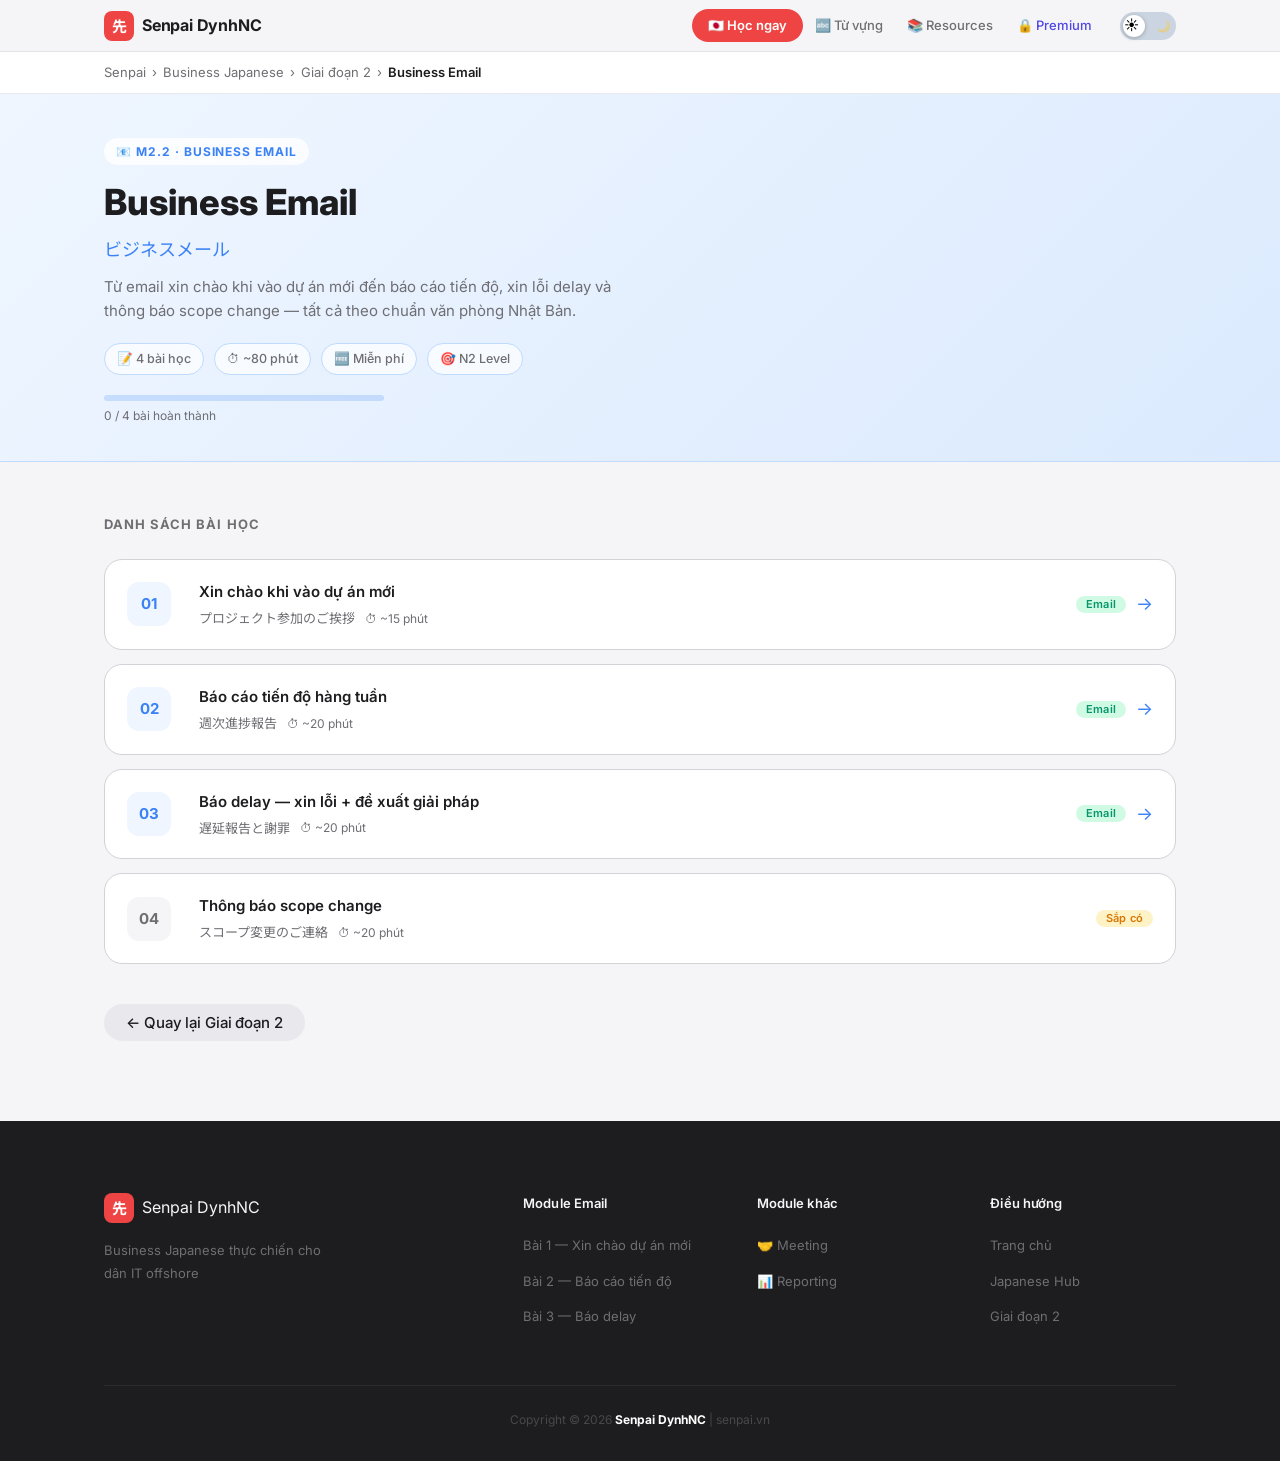
<file: japanese/stage2/email/index.html>
﻿<!DOCTYPE html>
<html lang="vi" data-theme="light">
<head>
  <meta charset="UTF-8">
  <meta name="viewport" content="width=device-width, initial-scale=1.0">
  <title>Business Email — M2.2 · Senpai</title>
  <meta name="description" content="Module Business Email: học viết email công sở chuẩn tiếng Nhật — từ xin chào khi vào dự án đến báo delay và scope change.">
  <link rel="preconnect" href="https://fonts.googleapis.com">
  <link rel="preconnect" href="https://fonts.gstatic.com" crossorigin>
  <link href="https://fonts.googleapis.com/css2?family=Inter:wght@300;400;500;600;700;800&family=Noto+Sans+JP:wght@300;400;500;700&display=swap" rel="stylesheet">
  <link rel="stylesheet" href="../../../assets/css/main.css">
  <link rel="stylesheet" href="../../../assets/css/components.css">
  <style>
    .module-hero {
      background: linear-gradient(135deg, #EFF6FF 0%, #DBEAFE 100%);
      border-bottom: 1px solid #BFDBFE;
      padding: 44px 0 36px;
    }
    [data-theme="dark"] .module-hero {
      background: linear-gradient(135deg, #1e3a5f 0%, #172554 100%);
      border-bottom-color: #1e3a5f;
    }
    .module-hero__tag {
      display: inline-flex;
      align-items: center;
      gap: 8px;
      font-size: 12px;
      font-weight: 700;
      text-transform: uppercase;
      letter-spacing: 0.08em;
      color: #3B82F6;
      background: rgba(255,255,255,0.8);
      padding: 4px 12px;
      border-radius: 999px;
      margin-bottom: 16px;
    }
    [data-theme="dark"] .module-hero__tag { background: rgba(255,255,255,0.1); }
    .module-hero__title {
      font-size: clamp(24px, 4vw, 36px);
      font-weight: 800;
      color: var(--color-text);
      line-height: 1.2;
      margin-bottom: 10px;
    }
    .module-hero__jp {
      font-family: var(--font-jp);
      font-size: 18px;
      color: #3B82F6;
      margin-bottom: 12px;
    }
    .module-hero__desc {
      font-size: 15px;
      color: var(--color-text-muted);
      max-width: 520px;
      line-height: 1.6;
      margin-bottom: 20px;
    }
    .module-hero__meta {
      display: flex;
      flex-wrap: wrap;
      gap: 10px;
    }
    .module-meta-pill {
      font-size: 12.5px;
      font-weight: 500;
      color: var(--color-text-muted);
      background: rgba(255,255,255,0.7);
      padding: 5px 12px;
      border-radius: 999px;
      border: 1px solid #BFDBFE;
    }
    [data-theme="dark"] .module-meta-pill {
      background: rgba(255,255,255,0.08);
      border-color: rgba(255,255,255,0.15);
    }
    .module-progress-wrap { margin-top: 20px; }
    .module-progress-bar {
      background: rgba(59,130,246,0.2);
      border-radius: 999px;
      height: 6px;
      max-width: 280px;
    }
    .module-progress-fill {
      background: #3B82F6;
      border-radius: 999px;
      height: 100%;
      transition: width 0.6s ease;
    }
    .module-progress-label {
      font-size: 12px;
      color: var(--color-text-muted);
      margin-top: 5px;
    }

    /* Lessons list */
    .lessons-content { padding: 52px 0 80px; }
    .lessons-section-title {
      font-size: 13px;
      font-weight: 700;
      text-transform: uppercase;
      letter-spacing: 0.08em;
      color: var(--color-text-muted);
      margin-bottom: 24px;
    }
    .lessons-list {
      display: flex;
      flex-direction: column;
      gap: 14px;
    }
    .lesson-row {
      display: grid;
      grid-template-columns: 56px 1fr auto;
      align-items: center;
      gap: 16px;
      background: var(--color-surface);
      border: 1.5px solid var(--color-border);
      border-radius: var(--radius-xl);
      padding: 20px 22px;
      transition: transform var(--transition), box-shadow var(--transition), border-color var(--transition);
      text-decoration: none;
      color: inherit;
    }
    .lesson-row:hover {
      transform: translateY(-2px);
      box-shadow: var(--shadow-md);
      border-color: #3B82F6;
    }
    .lesson-row--done { border-left: 4px solid var(--color-success); }
    .lesson-row--locked { opacity: 0.6; pointer-events: none; }

    .lesson-row__num {
      width: 44px;
      height: 44px;
      border-radius: 12px;
      background: #EFF6FF;
      display: flex;
      align-items: center;
      justify-content: center;
      font-size: 15px;
      font-weight: 700;
      color: #3B82F6;
      flex-shrink: 0;
    }
    .lesson-row--done .lesson-row__num {
      background: var(--color-success-light);
      color: var(--color-success);
    }
    .lesson-row--locked .lesson-row__num {
      background: var(--color-background);
      color: var(--color-text-muted);
    }
    [data-theme="dark"] .lesson-row__num { background: rgba(59,130,246,0.15); }

    .lesson-row__body { min-width: 0; }
    .lesson-row__title {
      font-size: 15px;
      font-weight: 600;
      color: var(--color-text);
      margin-bottom: 4px;
      white-space: nowrap;
      overflow: hidden;
      text-overflow: ellipsis;
    }
    .lesson-row__sub {
      display: flex;
      align-items: center;
      gap: 10px;
      flex-wrap: wrap;
    }
    .lesson-row__jp {
      font-family: var(--font-jp);
      font-size: 13px;
      color: var(--color-text-muted);
    }
    .lesson-row__time {
      font-size: 12px;
      color: var(--color-text-muted);
    }
    .lesson-row__action {
      flex-shrink: 0;
      display: flex;
      align-items: center;
      gap: 10px;
    }

    /* Reveal animation */
    .reveal { opacity: 0; transform: translateY(16px); transition: opacity 0.45s ease, transform 0.45s ease; }
    .reveal.visible { opacity: 1; transform: none; }
    .d1 { transition-delay: 0.07s; }
    .d2 { transition-delay: 0.14s; }
    .d3 { transition-delay: 0.21s; }

    @media (max-width: 580px) {
      .lesson-row { grid-template-columns: 44px 1fr; }
      .lesson-row__action { display: none; }
      .lesson-row__title { font-size: 14px; white-space: normal; }
    }
  </style>
</head>
<body>

<!-- ── NAVBAR ── -->
<nav class="navbar">
  <div class="container">
    <a href="../../../index.html" class="navbar__brand">
      <span class="brand-icon">先</span>
      <span class="brand-name">Senpai DynhNC</span>
    </a>
    <ul class="navbar__links">
      <li><a href="../../index.html" class="link--cta">🇯🇵 Học ngay</a></li>
      <li><a href="../../vocabulary/index.html">🔤 Từ vựng</a></li>
      <li><a href="#">📚 Resources</a></li>
      <li><a href="#" class="link--premium">🔒 Premium</a></li>
    </ul>
    <div class="navbar__right">
      <button class="theme-toggle" aria-label="Đổi giao diện">
        <span class="toggle-track">
          <span class="toggle-sun">☀️</span>
          <span class="toggle-moon">🌙</span>
          <span class="toggle-thumb"></span>
        </span>
      </button>
    </div>
    <button class="navbar__toggle" aria-label="Menu">☰</button>
  </div>
</nav>

<!-- ── BREADCRUMB ── -->
<div style="background: var(--color-surface); border-bottom: 1px solid var(--color-border-light); padding: 10px 0;">
  <div class="container">
    <nav style="font-size: 13px; color: var(--color-text-muted); display: flex; align-items: center; gap: 6px; flex-wrap: wrap;">
      <a href="../../../index.html" style="color: var(--color-text-muted);">Senpai</a>
      <span>›</span>
      <a href="../../index.html" style="color: var(--color-text-muted);">Business Japanese</a>
      <span>›</span>
      <a href="../index.html" style="color: var(--color-text-muted);">Giai đoạn 2</a>
      <span>›</span>
      <span style="color: var(--color-text); font-weight: 600;">Business Email</span>
    </nav>
  </div>
</div>

<!-- ── MODULE HERO ── -->
<div class="module-hero">
  <div class="container">
    <div class="module-hero__tag">📧 M2.2 · Business Email</div>
    <h1 class="module-hero__title">Business Email</h1>
    <div class="module-hero__jp">ビジネスメール</div>
    <p class="module-hero__desc">
      Từ email xin chào khi vào dự án mới đến báo cáo tiến độ, xin lỗi delay và thông báo scope change — tất cả theo chuẩn văn phòng Nhật Bản.
    </p>
    <div class="module-hero__meta">
      <span class="module-meta-pill">📝 4 bài học</span>
      <span class="module-meta-pill">⏱ ~80 phút</span>
      <span class="module-meta-pill">🆓 Miễn phí</span>
      <span class="module-meta-pill">🎯 N2 Level</span>
    </div>
    <div class="module-progress-wrap">
      <div class="module-progress-bar">
        <div class="module-progress-fill" id="email-prog-fill" style="width: 0%"></div>
      </div>
      <div class="module-progress-label" id="email-prog-label">Đang tính tiến độ...</div>
    </div>
  </div>
</div>

<!-- ── LESSONS ── -->
<div class="lessons-content">
  <div class="container">
    <div class="lessons-section-title">Danh sách bài học</div>

    <div class="lessons-list">

      <!-- Lesson 01 -->
      <a href="lesson-01.html" class="lesson-row reveal" id="row-email-01">
        <div class="lesson-row__num" id="num-email-01">01</div>
        <div class="lesson-row__body">
          <div class="lesson-row__title">Xin chào khi vào dự án mới</div>
          <div class="lesson-row__sub">
            <span class="lesson-row__jp">プロジェクト参加のご挨拶</span>
            <span class="lesson-row__time">⏱ ~15 phút</span>
          </div>
        </div>
        <div class="lesson-row__action">
          <span class="badge badge--free">Email</span>
          <span style="font-size: 18px; color: #3B82F6;">→</span>
        </div>
      </a>

      <!-- Lesson 02 -->
      <a href="lesson-02.html" class="lesson-row reveal d1" id="row-email-02">
        <div class="lesson-row__num" id="num-email-02">02</div>
        <div class="lesson-row__body">
          <div class="lesson-row__title">Báo cáo tiến độ hàng tuần</div>
          <div class="lesson-row__sub">
            <span class="lesson-row__jp">週次進捗報告</span>
            <span class="lesson-row__time">⏱ ~20 phút</span>
          </div>
        </div>
        <div class="lesson-row__action">
          <span class="badge badge--free">Email</span>
          <span style="font-size: 18px; color: #3B82F6;">→</span>
        </div>
      </a>

      <!-- Lesson 03 -->
      <a href="lesson-03.html" class="lesson-row reveal d2" id="row-email-03">
        <div class="lesson-row__num" id="num-email-03">03</div>
        <div class="lesson-row__body">
          <div class="lesson-row__title">Báo delay — xin lỗi + đề xuất giải pháp</div>
          <div class="lesson-row__sub">
            <span class="lesson-row__jp">遅延報告と謝罪</span>
            <span class="lesson-row__time">⏱ ~20 phút</span>
          </div>
        </div>
        <div class="lesson-row__action">
          <span class="badge badge--free">Email</span>
          <span style="font-size: 18px; color: #3B82F6;">→</span>
        </div>
      </a>

      <!-- Lesson 04 — Coming soon -->
      <div class="lesson-row lesson-row--locked reveal d3">
        <div class="lesson-row__num">04</div>
        <div class="lesson-row__body">
          <div class="lesson-row__title">Thông báo scope change</div>
          <div class="lesson-row__sub">
            <span class="lesson-row__jp">スコープ変更のご連絡</span>
            <span class="lesson-row__time">⏱ ~20 phút</span>
          </div>
        </div>
        <div class="lesson-row__action">
          <span class="badge badge--soon">Sắp có</span>
        </div>
      </div>

    </div><!-- /lessons-list -->

    <!-- Back to stage -->
    <div style="margin-top: 40px;">
      <a href="../index.html" class="btn btn--ghost">← Quay lại Giai đoạn 2</a>
    </div>

  </div>
</div>

<!-- ── FOOTER ── -->
<footer class="footer">
  <div class="container">
    <div class="footer__grid">
      <div class="footer__brand">
        <div class="footer__logo">
          <span class="brand-icon">先</span>
          <span class="brand-name">Senpai DynhNC</span>
        </div>
        <p class="footer__tagline">Business Japanese thực chiến cho dân IT offshore</p>
      </div>
      <div class="footer__links">
        <h4>Module Email</h4>
        <ul>
          <li><a href="lesson-01.html">Bài 1 — Xin chào dự án mới</a></li>
          <li><a href="lesson-02.html">Bài 2 — Báo cáo tiến độ</a></li>
          <li><a href="lesson-03.html">Bài 3 — Báo delay</a></li>
        </ul>
      </div>
      <div class="footer__links">
        <h4>Module khác</h4>
        <ul>
          <li><a href="../meeting/index.html">🤝 Meeting</a></li>
          <li><a href="../reporting/index.html">📊 Reporting</a></li>
        </ul>
      </div>
      <div class="footer__links">
        <h4>Điều hướng</h4>
        <ul>
          <li><a href="../../../index.html">Trang chủ</a></li>
          <li><a href="../../index.html">Japanese Hub</a></li>
          <li><a href="../index.html">Giai đoạn 2</a></li>
        </ul>
      </div>
    </div>
    <div class="footer__bottom">
      <p>Copyright © 2026 <strong style="color:#fff">Senpai DynhNC</strong> | senpai.vn</p>
    </div>
  </div>
</footer>

<script src="../../../assets/js/theme.js"></script>
<script src="../../../assets/js/progress.js"></script>
<script>
  // Scroll reveal
  const revealEls = document.querySelectorAll('.reveal');
  const obs = new IntersectionObserver(entries => {
    entries.forEach(e => { if (e.isIntersecting) { e.target.classList.add('visible'); obs.unobserve(e.target); } });
  }, { threshold: 0.05 });
  revealEls.forEach(el => obs.observe(el));

  // Progress + trạng thái từng bài
  const lessons = [
    { id: 's2-email-01', rowId: 'row-email-01', numId: 'num-email-01' },
    { id: 's2-email-02', rowId: 'row-email-02', numId: 'num-email-02' },
    { id: 's2-email-03', rowId: 'row-email-03', numId: 'num-email-03' },
  ];
  let doneCount = 0;
  if (typeof isLessonComplete === 'function') {
    lessons.forEach(l => {
      if (isLessonComplete(l.id)) {
        doneCount++;
        const row = document.getElementById(l.rowId);
        const num = document.getElementById(l.numId);
        if (row) row.classList.add('lesson-row--done');
        if (num) num.textContent = '✓';
      }
    });
  }
  const totalLessons = 4;
  const pct = Math.round((doneCount / totalLessons) * 100);
  document.getElementById('email-prog-fill').style.width = pct + '%';
  document.getElementById('email-prog-label').textContent = doneCount + ' / ' + totalLessons + ' bài hoàn thành';
</script>
</body>
</html>
</file>
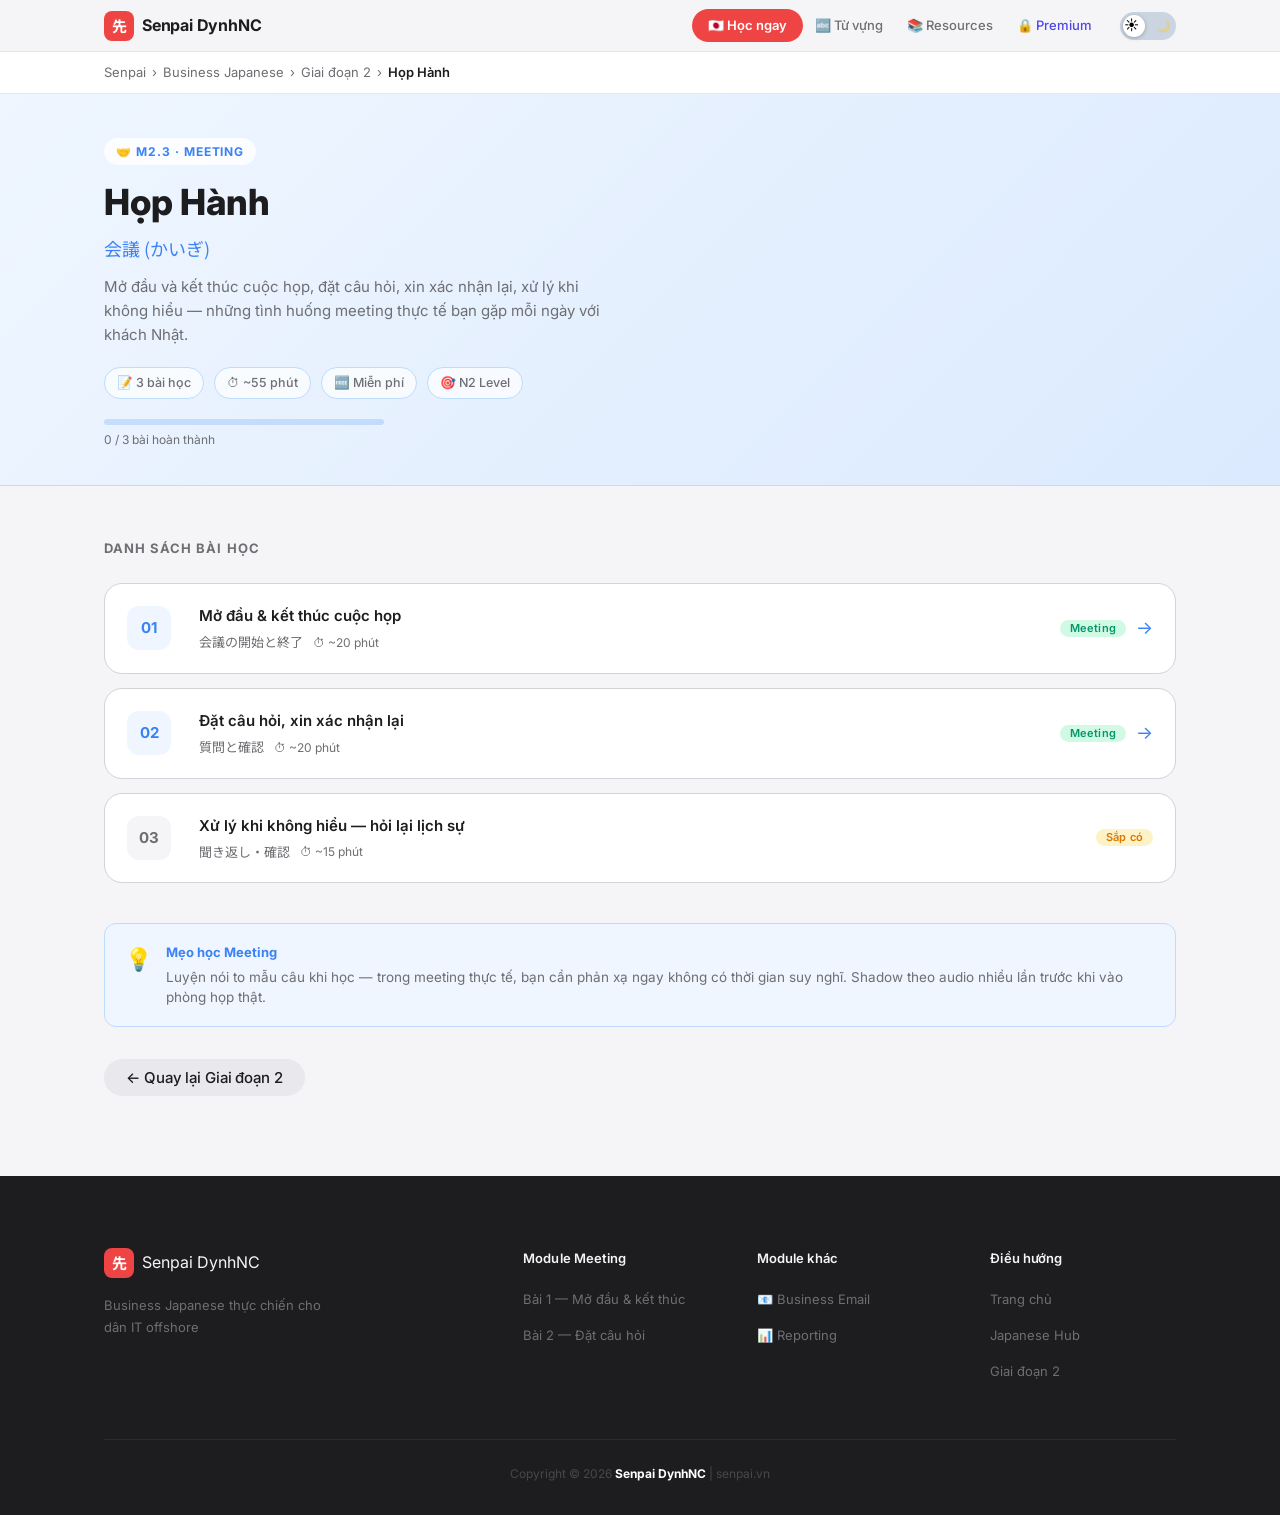
<file: japanese/stage2/meeting/index.html>
﻿<!DOCTYPE html>
<html lang="vi" data-theme="light">
<head>
  <meta charset="UTF-8">
  <meta name="viewport" content="width=device-width, initial-scale=1.0">
  <title>Họp Hành (会議) — M2.3 · Senpai</title>
  <meta name="description" content="Module Meeting: mở đầu, thảo luận, đặt câu hỏi và kết thúc cuộc họp với khách Nhật đúng chuẩn.">
  <link rel="preconnect" href="https://fonts.googleapis.com">
  <link rel="preconnect" href="https://fonts.gstatic.com" crossorigin>
  <link href="https://fonts.googleapis.com/css2?family=Inter:wght@300;400;500;600;700;800&family=Noto+Sans+JP:wght@300;400;500;700&display=swap" rel="stylesheet">
  <link rel="stylesheet" href="../../../assets/css/main.css">
  <link rel="stylesheet" href="../../../assets/css/components.css">
  <style>
    .module-hero {
      background: linear-gradient(135deg, #EFF6FF 0%, #DBEAFE 100%);
      border-bottom: 1px solid #BFDBFE;
      padding: 44px 0 36px;
    }
    [data-theme="dark"] .module-hero {
      background: linear-gradient(135deg, #1e3a5f 0%, #172554 100%);
      border-bottom-color: #1e3a5f;
    }
    .module-hero__tag {
      display: inline-flex;
      align-items: center;
      gap: 8px;
      font-size: 12px;
      font-weight: 700;
      text-transform: uppercase;
      letter-spacing: 0.08em;
      color: #3B82F6;
      background: rgba(255,255,255,0.8);
      padding: 4px 12px;
      border-radius: 999px;
      margin-bottom: 16px;
    }
    [data-theme="dark"] .module-hero__tag { background: rgba(255,255,255,0.1); }
    .module-hero__title {
      font-size: clamp(24px, 4vw, 36px);
      font-weight: 800;
      color: var(--color-text);
      line-height: 1.2;
      margin-bottom: 10px;
    }
    .module-hero__jp {
      font-family: var(--font-jp);
      font-size: 18px;
      color: #3B82F6;
      margin-bottom: 12px;
    }
    .module-hero__desc {
      font-size: 15px;
      color: var(--color-text-muted);
      max-width: 520px;
      line-height: 1.6;
      margin-bottom: 20px;
    }
    .module-hero__meta {
      display: flex;
      flex-wrap: wrap;
      gap: 10px;
    }
    .module-meta-pill {
      font-size: 12.5px;
      font-weight: 500;
      color: var(--color-text-muted);
      background: rgba(255,255,255,0.7);
      padding: 5px 12px;
      border-radius: 999px;
      border: 1px solid #BFDBFE;
    }
    [data-theme="dark"] .module-meta-pill {
      background: rgba(255,255,255,0.08);
      border-color: rgba(255,255,255,0.15);
    }
    .module-progress-wrap { margin-top: 20px; }
    .module-progress-bar {
      background: rgba(59,130,246,0.2);
      border-radius: 999px;
      height: 6px;
      max-width: 280px;
    }
    .module-progress-fill {
      background: #3B82F6;
      border-radius: 999px;
      height: 100%;
      transition: width 0.6s ease;
    }
    .module-progress-label {
      font-size: 12px;
      color: var(--color-text-muted);
      margin-top: 5px;
    }

    /* Lessons list */
    .lessons-content { padding: 52px 0 80px; }
    .lessons-section-title {
      font-size: 13px;
      font-weight: 700;
      text-transform: uppercase;
      letter-spacing: 0.08em;
      color: var(--color-text-muted);
      margin-bottom: 24px;
    }
    .lessons-list {
      display: flex;
      flex-direction: column;
      gap: 14px;
    }
    .lesson-row {
      display: grid;
      grid-template-columns: 56px 1fr auto;
      align-items: center;
      gap: 16px;
      background: var(--color-surface);
      border: 1.5px solid var(--color-border);
      border-radius: var(--radius-xl);
      padding: 20px 22px;
      transition: transform var(--transition), box-shadow var(--transition), border-color var(--transition);
      text-decoration: none;
      color: inherit;
    }
    .lesson-row:hover {
      transform: translateY(-2px);
      box-shadow: var(--shadow-md);
      border-color: #3B82F6;
    }
    .lesson-row--done { border-left: 4px solid var(--color-success); }
    .lesson-row--locked { opacity: 0.6; pointer-events: none; }

    .lesson-row__num {
      width: 44px;
      height: 44px;
      border-radius: 12px;
      background: #EFF6FF;
      display: flex;
      align-items: center;
      justify-content: center;
      font-size: 15px;
      font-weight: 700;
      color: #3B82F6;
      flex-shrink: 0;
    }
    .lesson-row--done .lesson-row__num {
      background: var(--color-success-light);
      color: var(--color-success);
    }
    .lesson-row--locked .lesson-row__num {
      background: var(--color-background);
      color: var(--color-text-muted);
    }
    [data-theme="dark"] .lesson-row__num { background: rgba(59,130,246,0.15); }

    .lesson-row__body { min-width: 0; }
    .lesson-row__title {
      font-size: 15px;
      font-weight: 600;
      color: var(--color-text);
      margin-bottom: 4px;
      white-space: nowrap;
      overflow: hidden;
      text-overflow: ellipsis;
    }
    .lesson-row__sub {
      display: flex;
      align-items: center;
      gap: 10px;
      flex-wrap: wrap;
    }
    .lesson-row__jp {
      font-family: var(--font-jp);
      font-size: 13px;
      color: var(--color-text-muted);
    }
    .lesson-row__time {
      font-size: 12px;
      color: var(--color-text-muted);
    }
    .lesson-row__action {
      flex-shrink: 0;
      display: flex;
      align-items: center;
      gap: 10px;
    }

    /* Tip box */
    .tip-box {
      background: #EFF6FF;
      border: 1px solid #BFDBFE;
      border-radius: var(--radius-lg);
      padding: 18px 20px;
      margin-top: 40px;
      display: flex;
      gap: 14px;
      align-items: flex-start;
    }
    [data-theme="dark"] .tip-box { background: rgba(59,130,246,0.1); border-color: rgba(59,130,246,0.25); }
    .tip-box__icon { font-size: 22px; flex-shrink: 0; }
    .tip-box__title { font-size: 13px; font-weight: 700; color: #3B82F6; margin-bottom: 4px; }
    .tip-box__text { font-size: 13.5px; color: var(--color-text-muted); line-height: 1.5; }

    /* Reveal */
    .reveal { opacity: 0; transform: translateY(16px); transition: opacity 0.45s ease, transform 0.45s ease; }
    .reveal.visible { opacity: 1; transform: none; }
    .d1 { transition-delay: 0.07s; }
    .d2 { transition-delay: 0.14s; }

    @media (max-width: 580px) {
      .lesson-row { grid-template-columns: 44px 1fr; }
      .lesson-row__action { display: none; }
      .lesson-row__title { font-size: 14px; white-space: normal; }
    }
  </style>
</head>
<body>

<!-- ── NAVBAR ── -->
<nav class="navbar">
  <div class="container">
    <a href="../../../index.html" class="navbar__brand">
      <span class="brand-icon">先</span>
      <span class="brand-name">Senpai DynhNC</span>
    </a>
    <ul class="navbar__links">
      <li><a href="../../index.html" class="link--cta">🇯🇵 Học ngay</a></li>
      <li><a href="../../vocabulary/index.html">🔤 Từ vựng</a></li>
      <li><a href="#">📚 Resources</a></li>
      <li><a href="#" class="link--premium">🔒 Premium</a></li>
    </ul>
    <div class="navbar__right">
      <button class="theme-toggle" aria-label="Đổi giao diện">
        <span class="toggle-track">
          <span class="toggle-sun">☀️</span>
          <span class="toggle-moon">🌙</span>
          <span class="toggle-thumb"></span>
        </span>
      </button>
    </div>
    <button class="navbar__toggle" aria-label="Menu">☰</button>
  </div>
</nav>

<!-- ── BREADCRUMB ── -->
<div style="background: var(--color-surface); border-bottom: 1px solid var(--color-border-light); padding: 10px 0;">
  <div class="container">
    <nav style="font-size: 13px; color: var(--color-text-muted); display: flex; align-items: center; gap: 6px; flex-wrap: wrap;">
      <a href="../../../index.html" style="color: var(--color-text-muted);">Senpai</a>
      <span>›</span>
      <a href="../../index.html" style="color: var(--color-text-muted);">Business Japanese</a>
      <span>›</span>
      <a href="../index.html" style="color: var(--color-text-muted);">Giai đoạn 2</a>
      <span>›</span>
      <span style="color: var(--color-text); font-weight: 600;">Họp Hành</span>
    </nav>
  </div>
</div>

<!-- ── MODULE HERO ── -->
<div class="module-hero">
  <div class="container">
    <div class="module-hero__tag">🤝 M2.3 · Meeting</div>
    <h1 class="module-hero__title">Họp Hành</h1>
    <div class="module-hero__jp">会議 (かいぎ)</div>
    <p class="module-hero__desc">
      Mở đầu và kết thúc cuộc họp, đặt câu hỏi, xin xác nhận lại, xử lý khi không hiểu — những tình huống meeting thực tế bạn gặp mỗi ngày với khách Nhật.
    </p>
    <div class="module-hero__meta">
      <span class="module-meta-pill">📝 3 bài học</span>
      <span class="module-meta-pill">⏱ ~55 phút</span>
      <span class="module-meta-pill">🆓 Miễn phí</span>
      <span class="module-meta-pill">🎯 N2 Level</span>
    </div>
    <div class="module-progress-wrap">
      <div class="module-progress-bar">
        <div class="module-progress-fill" id="meeting-prog-fill" style="width: 0%"></div>
      </div>
      <div class="module-progress-label" id="meeting-prog-label">Đang tính tiến độ...</div>
    </div>
  </div>
</div>

<!-- ── LESSONS ── -->
<div class="lessons-content">
  <div class="container">
    <div class="lessons-section-title">Danh sách bài học</div>

    <div class="lessons-list">

      <!-- Lesson 01 -->
      <a href="lesson-01.html" class="lesson-row reveal" id="row-meeting-01">
        <div class="lesson-row__num" id="num-meeting-01">01</div>
        <div class="lesson-row__body">
          <div class="lesson-row__title">Mở đầu &amp; kết thúc cuộc họp</div>
          <div class="lesson-row__sub">
            <span class="lesson-row__jp">会議の開始と終了</span>
            <span class="lesson-row__time">⏱ ~20 phút</span>
          </div>
        </div>
        <div class="lesson-row__action">
          <span class="badge badge--free">Meeting</span>
          <span style="font-size: 18px; color: #3B82F6;">→</span>
        </div>
      </a>

      <!-- Lesson 02 -->
      <a href="lesson-02.html" class="lesson-row reveal d1" id="row-meeting-02">
        <div class="lesson-row__num" id="num-meeting-02">02</div>
        <div class="lesson-row__body">
          <div class="lesson-row__title">Đặt câu hỏi, xin xác nhận lại</div>
          <div class="lesson-row__sub">
            <span class="lesson-row__jp">質問と確認</span>
            <span class="lesson-row__time">⏱ ~20 phút</span>
          </div>
        </div>
        <div class="lesson-row__action">
          <span class="badge badge--free">Meeting</span>
          <span style="font-size: 18px; color: #3B82F6;">→</span>
        </div>
      </a>

      <!-- Lesson 03 — Coming soon -->
      <div class="lesson-row lesson-row--locked reveal d2">
        <div class="lesson-row__num">03</div>
        <div class="lesson-row__body">
          <div class="lesson-row__title">Xử lý khi không hiểu — hỏi lại lịch sự</div>
          <div class="lesson-row__sub">
            <span class="lesson-row__jp">聞き返し・確認</span>
            <span class="lesson-row__time">⏱ ~15 phút</span>
          </div>
        </div>
        <div class="lesson-row__action">
          <span class="badge badge--soon">Sắp có</span>
        </div>
      </div>

    </div><!-- /lessons-list -->

    <!-- Tip -->
    <div class="tip-box reveal">
      <div class="tip-box__icon">💡</div>
      <div>
        <div class="tip-box__title">Mẹo học Meeting</div>
        <div class="tip-box__text">
          Luyện nói to mẫu câu khi học — trong meeting thực tế, bạn cần phản xạ ngay không có thời gian suy nghĩ. Shadow theo audio nhiều lần trước khi vào phòng họp thật.
        </div>
      </div>
    </div>

    <!-- Back to stage -->
    <div style="margin-top: 32px;">
      <a href="../index.html" class="btn btn--ghost">← Quay lại Giai đoạn 2</a>
    </div>

  </div>
</div>

<!-- ── FOOTER ── -->
<footer class="footer">
  <div class="container">
    <div class="footer__grid">
      <div class="footer__brand">
        <div class="footer__logo">
          <span class="brand-icon">先</span>
          <span class="brand-name">Senpai DynhNC</span>
        </div>
        <p class="footer__tagline">Business Japanese thực chiến cho dân IT offshore</p>
      </div>
      <div class="footer__links">
        <h4>Module Meeting</h4>
        <ul>
          <li><a href="lesson-01.html">Bài 1 — Mở đầu & kết thúc</a></li>
          <li><a href="lesson-02.html">Bài 2 — Đặt câu hỏi</a></li>
        </ul>
      </div>
      <div class="footer__links">
        <h4>Module khác</h4>
        <ul>
          <li><a href="../email/index.html">📧 Business Email</a></li>
          <li><a href="../reporting/index.html">📊 Reporting</a></li>
        </ul>
      </div>
      <div class="footer__links">
        <h4>Điều hướng</h4>
        <ul>
          <li><a href="../../../index.html">Trang chủ</a></li>
          <li><a href="../../index.html">Japanese Hub</a></li>
          <li><a href="../index.html">Giai đoạn 2</a></li>
        </ul>
      </div>
    </div>
    <div class="footer__bottom">
      <p>Copyright © 2026 <strong style="color:#fff">Senpai DynhNC</strong> | senpai.vn</p>
    </div>
  </div>
</footer>

<script src="../../../assets/js/theme.js"></script>
<script src="../../../assets/js/progress.js"></script>
<script>
  const revealEls = document.querySelectorAll('.reveal');
  const obs = new IntersectionObserver(entries => {
    entries.forEach(e => { if (e.isIntersecting) { e.target.classList.add('visible'); obs.unobserve(e.target); } });
  }, { threshold: 0.05 });
  revealEls.forEach(el => obs.observe(el));

  const lessons = [
    { id: 's2-meeting-01', rowId: 'row-meeting-01', numId: 'num-meeting-01' },
    { id: 's2-meeting-02', rowId: 'row-meeting-02', numId: 'num-meeting-02' },
  ];
  let doneCount = 0;
  if (typeof isLessonComplete === 'function') {
    lessons.forEach(l => {
      if (isLessonComplete(l.id)) {
        doneCount++;
        const row = document.getElementById(l.rowId);
        const num = document.getElementById(l.numId);
        if (row) row.classList.add('lesson-row--done');
        if (num) num.textContent = '✓';
      }
    });
  }
  const totalLessons = 3;
  const pct = Math.round((doneCount / totalLessons) * 100);
  document.getElementById('meeting-prog-fill').style.width = pct + '%';
  document.getElementById('meeting-prog-label').textContent = doneCount + ' / ' + totalLessons + ' bài hoàn thành';
</script>
</body>
</html>
</file>
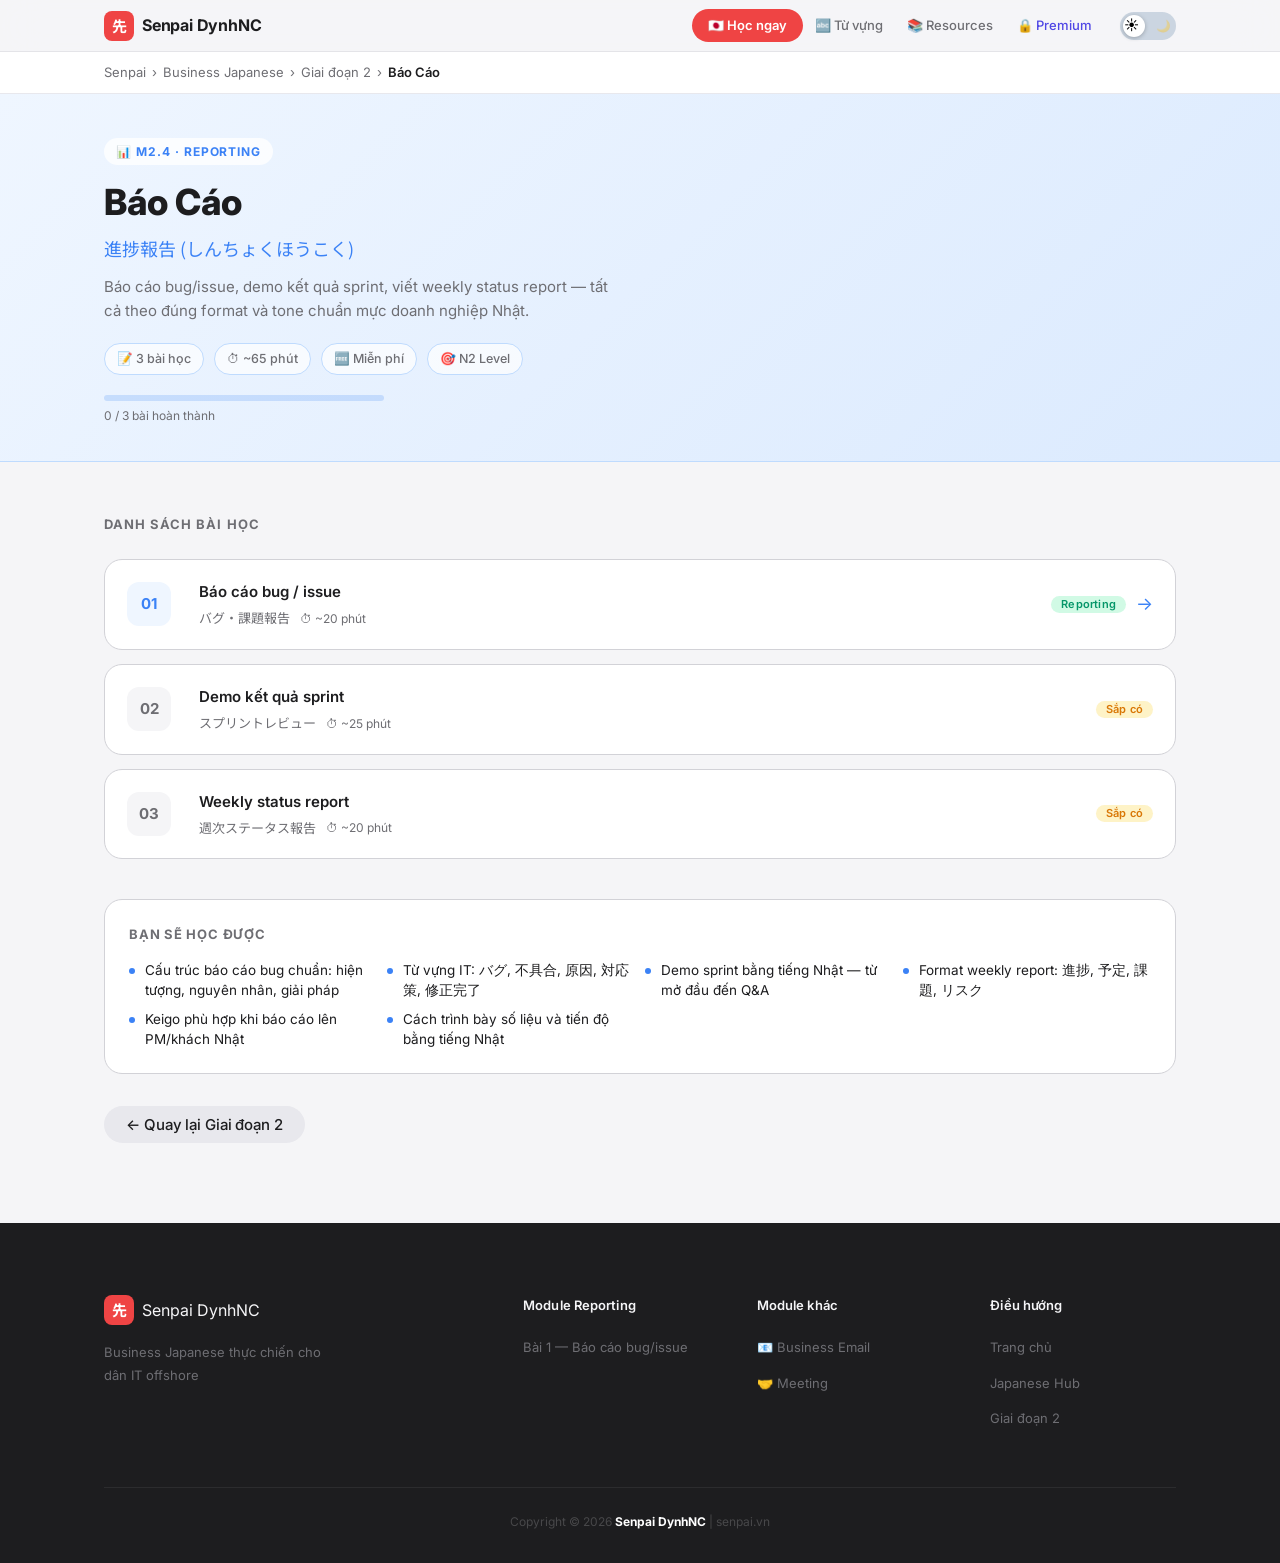
<file: japanese/stage2/reporting/index.html>
﻿<!DOCTYPE html>
<html lang="vi" data-theme="light">
<head>
  <meta charset="UTF-8">
  <meta name="viewport" content="width=device-width, initial-scale=1.0">
  <title>Báo Cáo (進捗報告) — M2.4 · Senpai</title>
  <meta name="description" content="Module Reporting: học cách báo cáo bug, demo sprint và viết weekly status report chuẩn tiếng Nhật.">
  <link rel="preconnect" href="https://fonts.googleapis.com">
  <link rel="preconnect" href="https://fonts.gstatic.com" crossorigin>
  <link href="https://fonts.googleapis.com/css2?family=Inter:wght@300;400;500;600;700;800&family=Noto+Sans+JP:wght@300;400;500;700&display=swap" rel="stylesheet">
  <link rel="stylesheet" href="../../../assets/css/main.css">
  <link rel="stylesheet" href="../../../assets/css/components.css">
  <style>
    .module-hero {
      background: linear-gradient(135deg, #EFF6FF 0%, #DBEAFE 100%);
      border-bottom: 1px solid #BFDBFE;
      padding: 44px 0 36px;
    }
    [data-theme="dark"] .module-hero {
      background: linear-gradient(135deg, #1e3a5f 0%, #172554 100%);
      border-bottom-color: #1e3a5f;
    }
    .module-hero__tag {
      display: inline-flex;
      align-items: center;
      gap: 8px;
      font-size: 12px;
      font-weight: 700;
      text-transform: uppercase;
      letter-spacing: 0.08em;
      color: #3B82F6;
      background: rgba(255,255,255,0.8);
      padding: 4px 12px;
      border-radius: 999px;
      margin-bottom: 16px;
    }
    [data-theme="dark"] .module-hero__tag { background: rgba(255,255,255,0.1); }
    .module-hero__title {
      font-size: clamp(24px, 4vw, 36px);
      font-weight: 800;
      color: var(--color-text);
      line-height: 1.2;
      margin-bottom: 10px;
    }
    .module-hero__jp {
      font-family: var(--font-jp);
      font-size: 18px;
      color: #3B82F6;
      margin-bottom: 12px;
    }
    .module-hero__desc {
      font-size: 15px;
      color: var(--color-text-muted);
      max-width: 520px;
      line-height: 1.6;
      margin-bottom: 20px;
    }
    .module-hero__meta {
      display: flex;
      flex-wrap: wrap;
      gap: 10px;
    }
    .module-meta-pill {
      font-size: 12.5px;
      font-weight: 500;
      color: var(--color-text-muted);
      background: rgba(255,255,255,0.7);
      padding: 5px 12px;
      border-radius: 999px;
      border: 1px solid #BFDBFE;
    }
    [data-theme="dark"] .module-meta-pill {
      background: rgba(255,255,255,0.08);
      border-color: rgba(255,255,255,0.15);
    }
    .module-progress-wrap { margin-top: 20px; }
    .module-progress-bar {
      background: rgba(59,130,246,0.2);
      border-radius: 999px;
      height: 6px;
      max-width: 280px;
    }
    .module-progress-fill {
      background: #3B82F6;
      border-radius: 999px;
      height: 100%;
      transition: width 0.6s ease;
    }
    .module-progress-label {
      font-size: 12px;
      color: var(--color-text-muted);
      margin-top: 5px;
    }

    /* Lessons list */
    .lessons-content { padding: 52px 0 80px; }
    .lessons-section-title {
      font-size: 13px;
      font-weight: 700;
      text-transform: uppercase;
      letter-spacing: 0.08em;
      color: var(--color-text-muted);
      margin-bottom: 24px;
    }
    .lessons-list {
      display: flex;
      flex-direction: column;
      gap: 14px;
    }
    .lesson-row {
      display: grid;
      grid-template-columns: 56px 1fr auto;
      align-items: center;
      gap: 16px;
      background: var(--color-surface);
      border: 1.5px solid var(--color-border);
      border-radius: var(--radius-xl);
      padding: 20px 22px;
      transition: transform var(--transition), box-shadow var(--transition), border-color var(--transition);
      text-decoration: none;
      color: inherit;
    }
    .lesson-row:hover {
      transform: translateY(-2px);
      box-shadow: var(--shadow-md);
      border-color: #3B82F6;
    }
    .lesson-row--done { border-left: 4px solid var(--color-success); }
    .lesson-row--locked { opacity: 0.6; pointer-events: none; }

    .lesson-row__num {
      width: 44px;
      height: 44px;
      border-radius: 12px;
      background: #EFF6FF;
      display: flex;
      align-items: center;
      justify-content: center;
      font-size: 15px;
      font-weight: 700;
      color: #3B82F6;
      flex-shrink: 0;
    }
    .lesson-row--done .lesson-row__num {
      background: var(--color-success-light);
      color: var(--color-success);
    }
    .lesson-row--locked .lesson-row__num {
      background: var(--color-background);
      color: var(--color-text-muted);
    }
    [data-theme="dark"] .lesson-row__num { background: rgba(59,130,246,0.15); }

    .lesson-row__body { min-width: 0; }
    .lesson-row__title {
      font-size: 15px;
      font-weight: 600;
      color: var(--color-text);
      margin-bottom: 4px;
      white-space: nowrap;
      overflow: hidden;
      text-overflow: ellipsis;
    }
    .lesson-row__sub {
      display: flex;
      align-items: center;
      gap: 10px;
      flex-wrap: wrap;
    }
    .lesson-row__jp {
      font-family: var(--font-jp);
      font-size: 13px;
      color: var(--color-text-muted);
    }
    .lesson-row__time {
      font-size: 12px;
      color: var(--color-text-muted);
    }
    .lesson-row__action {
      flex-shrink: 0;
      display: flex;
      align-items: center;
      gap: 10px;
    }

    /* What you'll learn */
    .learn-box {
      background: var(--color-surface);
      border: 1.5px solid var(--color-border);
      border-radius: var(--radius-xl);
      padding: 24px;
      margin-top: 40px;
    }
    .learn-box__title {
      font-size: 13px;
      font-weight: 700;
      text-transform: uppercase;
      letter-spacing: 0.06em;
      color: var(--color-text-muted);
      margin-bottom: 16px;
    }
    .learn-items {
      display: grid;
      grid-template-columns: repeat(auto-fill, minmax(220px, 1fr));
      gap: 10px;
    }
    .learn-item {
      display: flex;
      align-items: flex-start;
      gap: 10px;
      font-size: 13.5px;
      color: var(--color-text);
      line-height: 1.45;
    }
    .learn-item__dot {
      width: 6px;
      height: 6px;
      border-radius: 50%;
      background: #3B82F6;
      flex-shrink: 0;
      margin-top: 7px;
    }

    /* Reveal */
    .reveal { opacity: 0; transform: translateY(16px); transition: opacity 0.45s ease, transform 0.45s ease; }
    .reveal.visible { opacity: 1; transform: none; }
    .d1 { transition-delay: 0.07s; }
    .d2 { transition-delay: 0.14s; }

    @media (max-width: 580px) {
      .lesson-row { grid-template-columns: 44px 1fr; }
      .lesson-row__action { display: none; }
      .lesson-row__title { font-size: 14px; white-space: normal; }
      .learn-items { grid-template-columns: 1fr; }
    }
  </style>
</head>
<body>

<!-- ── NAVBAR ── -->
<nav class="navbar">
  <div class="container">
    <a href="../../../index.html" class="navbar__brand">
      <span class="brand-icon">先</span>
      <span class="brand-name">Senpai DynhNC</span>
    </a>
    <ul class="navbar__links">
      <li><a href="../../index.html" class="link--cta">🇯🇵 Học ngay</a></li>
      <li><a href="../../vocabulary/index.html">🔤 Từ vựng</a></li>
      <li><a href="#">📚 Resources</a></li>
      <li><a href="#" class="link--premium">🔒 Premium</a></li>
    </ul>
    <div class="navbar__right">
      <button class="theme-toggle" aria-label="Đổi giao diện">
        <span class="toggle-track">
          <span class="toggle-sun">☀️</span>
          <span class="toggle-moon">🌙</span>
          <span class="toggle-thumb"></span>
        </span>
      </button>
    </div>
    <button class="navbar__toggle" aria-label="Menu">☰</button>
  </div>
</nav>

<!-- ── BREADCRUMB ── -->
<div style="background: var(--color-surface); border-bottom: 1px solid var(--color-border-light); padding: 10px 0;">
  <div class="container">
    <nav style="font-size: 13px; color: var(--color-text-muted); display: flex; align-items: center; gap: 6px; flex-wrap: wrap;">
      <a href="../../../index.html" style="color: var(--color-text-muted);">Senpai</a>
      <span>›</span>
      <a href="../../index.html" style="color: var(--color-text-muted);">Business Japanese</a>
      <span>›</span>
      <a href="../index.html" style="color: var(--color-text-muted);">Giai đoạn 2</a>
      <span>›</span>
      <span style="color: var(--color-text); font-weight: 600;">Báo Cáo</span>
    </nav>
  </div>
</div>

<!-- ── MODULE HERO ── -->
<div class="module-hero">
  <div class="container">
    <div class="module-hero__tag">📊 M2.4 · Reporting</div>
    <h1 class="module-hero__title">Báo Cáo</h1>
    <div class="module-hero__jp">進捗報告 (しんちょくほうこく)</div>
    <p class="module-hero__desc">
      Báo cáo bug/issue, demo kết quả sprint, viết weekly status report — tất cả theo đúng format và tone chuẩn mực doanh nghiệp Nhật.
    </p>
    <div class="module-hero__meta">
      <span class="module-meta-pill">📝 3 bài học</span>
      <span class="module-meta-pill">⏱ ~65 phút</span>
      <span class="module-meta-pill">🆓 Miễn phí</span>
      <span class="module-meta-pill">🎯 N2 Level</span>
    </div>
    <div class="module-progress-wrap">
      <div class="module-progress-bar">
        <div class="module-progress-fill" id="reporting-prog-fill" style="width: 0%"></div>
      </div>
      <div class="module-progress-label" id="reporting-prog-label">Đang tính tiến độ...</div>
    </div>
  </div>
</div>

<!-- ── LESSONS ── -->
<div class="lessons-content">
  <div class="container">
    <div class="lessons-section-title">Danh sách bài học</div>

    <div class="lessons-list">

      <!-- Lesson 01 -->
      <a href="lesson-01.html" class="lesson-row reveal" id="row-reporting-01">
        <div class="lesson-row__num" id="num-reporting-01">01</div>
        <div class="lesson-row__body">
          <div class="lesson-row__title">Báo cáo bug / issue</div>
          <div class="lesson-row__sub">
            <span class="lesson-row__jp">バグ・課題報告</span>
            <span class="lesson-row__time">⏱ ~20 phút</span>
          </div>
        </div>
        <div class="lesson-row__action">
          <span class="badge badge--free">Reporting</span>
          <span style="font-size: 18px; color: #3B82F6;">→</span>
        </div>
      </a>

      <!-- Lesson 02 — Coming soon -->
      <div class="lesson-row lesson-row--locked reveal d1">
        <div class="lesson-row__num">02</div>
        <div class="lesson-row__body">
          <div class="lesson-row__title">Demo kết quả sprint</div>
          <div class="lesson-row__sub">
            <span class="lesson-row__jp">スプリントレビュー</span>
            <span class="lesson-row__time">⏱ ~25 phút</span>
          </div>
        </div>
        <div class="lesson-row__action">
          <span class="badge badge--soon">Sắp có</span>
        </div>
      </div>

      <!-- Lesson 03 — Coming soon -->
      <div class="lesson-row lesson-row--locked reveal d2">
        <div class="lesson-row__num">03</div>
        <div class="lesson-row__body">
          <div class="lesson-row__title">Weekly status report</div>
          <div class="lesson-row__sub">
            <span class="lesson-row__jp">週次ステータス報告</span>
            <span class="lesson-row__time">⏱ ~20 phút</span>
          </div>
        </div>
        <div class="lesson-row__action">
          <span class="badge badge--soon">Sắp có</span>
        </div>
      </div>

    </div><!-- /lessons-list -->

    <!-- What you'll learn -->
    <div class="learn-box reveal">
      <div class="learn-box__title">Bạn sẽ học được</div>
      <div class="learn-items">
        <div class="learn-item">
          <span class="learn-item__dot"></span>
          Cấu trúc báo cáo bug chuẩn: hiện tượng, nguyên nhân, giải pháp
        </div>
        <div class="learn-item">
          <span class="learn-item__dot"></span>
          Từ vựng IT: バグ, 不具合, 原因, 対応策, 修正完了
        </div>
        <div class="learn-item">
          <span class="learn-item__dot"></span>
          Demo sprint bằng tiếng Nhật — từ mở đầu đến Q&A
        </div>
        <div class="learn-item">
          <span class="learn-item__dot"></span>
          Format weekly report: 進捗, 予定, 課題, リスク
        </div>
        <div class="learn-item">
          <span class="learn-item__dot"></span>
          Keigo phù hợp khi báo cáo lên PM/khách Nhật
        </div>
        <div class="learn-item">
          <span class="learn-item__dot"></span>
          Cách trình bày số liệu và tiến độ bằng tiếng Nhật
        </div>
      </div>
    </div>

    <!-- Back to stage -->
    <div style="margin-top: 32px;">
      <a href="../index.html" class="btn btn--ghost">← Quay lại Giai đoạn 2</a>
    </div>

  </div>
</div>

<!-- ── FOOTER ── -->
<footer class="footer">
  <div class="container">
    <div class="footer__grid">
      <div class="footer__brand">
        <div class="footer__logo">
          <span class="brand-icon">先</span>
          <span class="brand-name">Senpai DynhNC</span>
        </div>
        <p class="footer__tagline">Business Japanese thực chiến cho dân IT offshore</p>
      </div>
      <div class="footer__links">
        <h4>Module Reporting</h4>
        <ul>
          <li><a href="lesson-01.html">Bài 1 — Báo cáo bug/issue</a></li>
        </ul>
      </div>
      <div class="footer__links">
        <h4>Module khác</h4>
        <ul>
          <li><a href="../email/index.html">📧 Business Email</a></li>
          <li><a href="../meeting/index.html">🤝 Meeting</a></li>
        </ul>
      </div>
      <div class="footer__links">
        <h4>Điều hướng</h4>
        <ul>
          <li><a href="../../../index.html">Trang chủ</a></li>
          <li><a href="../../index.html">Japanese Hub</a></li>
          <li><a href="../index.html">Giai đoạn 2</a></li>
        </ul>
      </div>
    </div>
    <div class="footer__bottom">
      <p>Copyright © 2026 <strong style="color:#fff">Senpai DynhNC</strong> | senpai.vn</p>
    </div>
  </div>
</footer>

<script src="../../../assets/js/theme.js"></script>
<script src="../../../assets/js/progress.js"></script>
<script>
  const revealEls = document.querySelectorAll('.reveal');
  const obs = new IntersectionObserver(entries => {
    entries.forEach(e => { if (e.isIntersecting) { e.target.classList.add('visible'); obs.unobserve(e.target); } });
  }, { threshold: 0.05 });
  revealEls.forEach(el => obs.observe(el));

  const lessons = [
    { id: 's2-reporting-01', rowId: 'row-reporting-01', numId: 'num-reporting-01' },
  ];
  let doneCount = 0;
  if (typeof isLessonComplete === 'function') {
    lessons.forEach(l => {
      if (isLessonComplete(l.id)) {
        doneCount++;
        const row = document.getElementById(l.rowId);
        const num = document.getElementById(l.numId);
        if (row) row.classList.add('lesson-row--done');
        if (num) num.textContent = '✓';
      }
    });
  }
  const totalLessons = 3;
  const pct = Math.round((doneCount / totalLessons) * 100);
  document.getElementById('reporting-prog-fill').style.width = pct + '%';
  document.getElementById('reporting-prog-label').textContent = doneCount + ' / ' + totalLessons + ' bài hoàn thành';
</script>
</body>
</html>
</file>
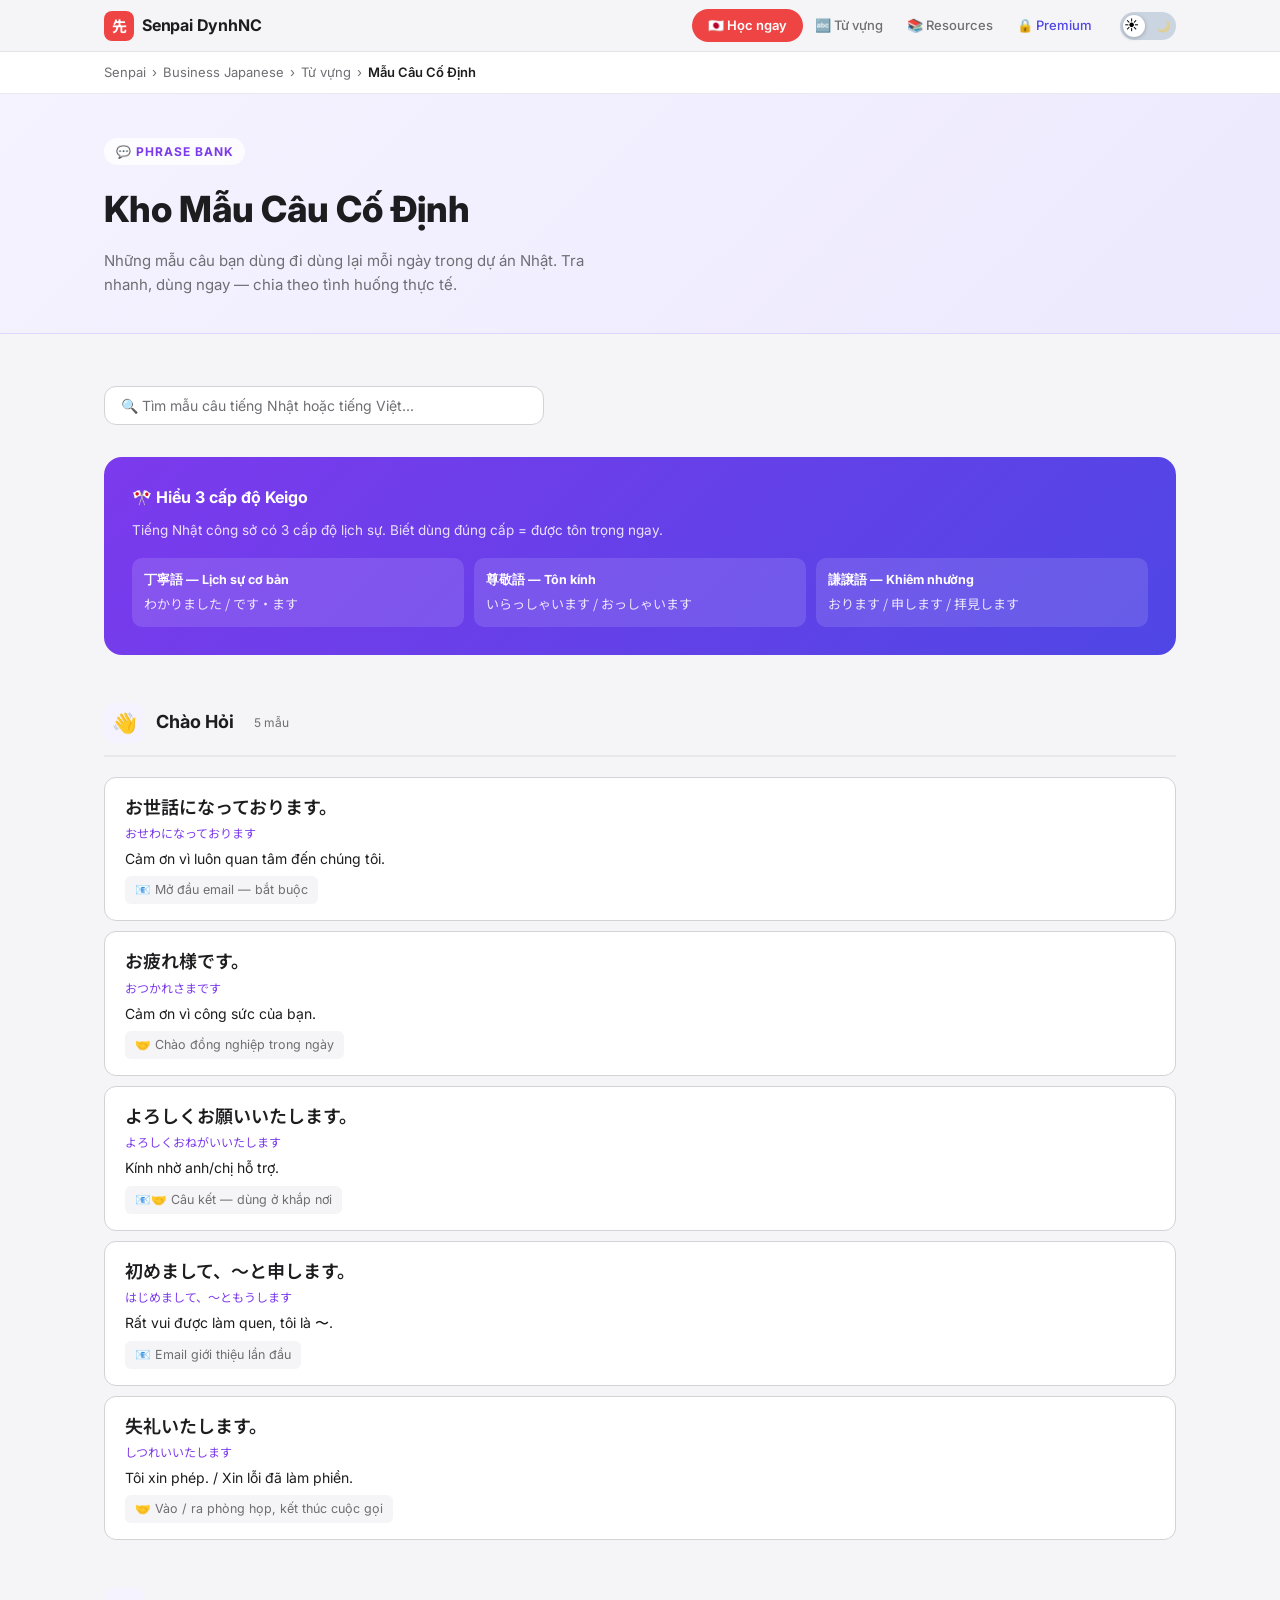
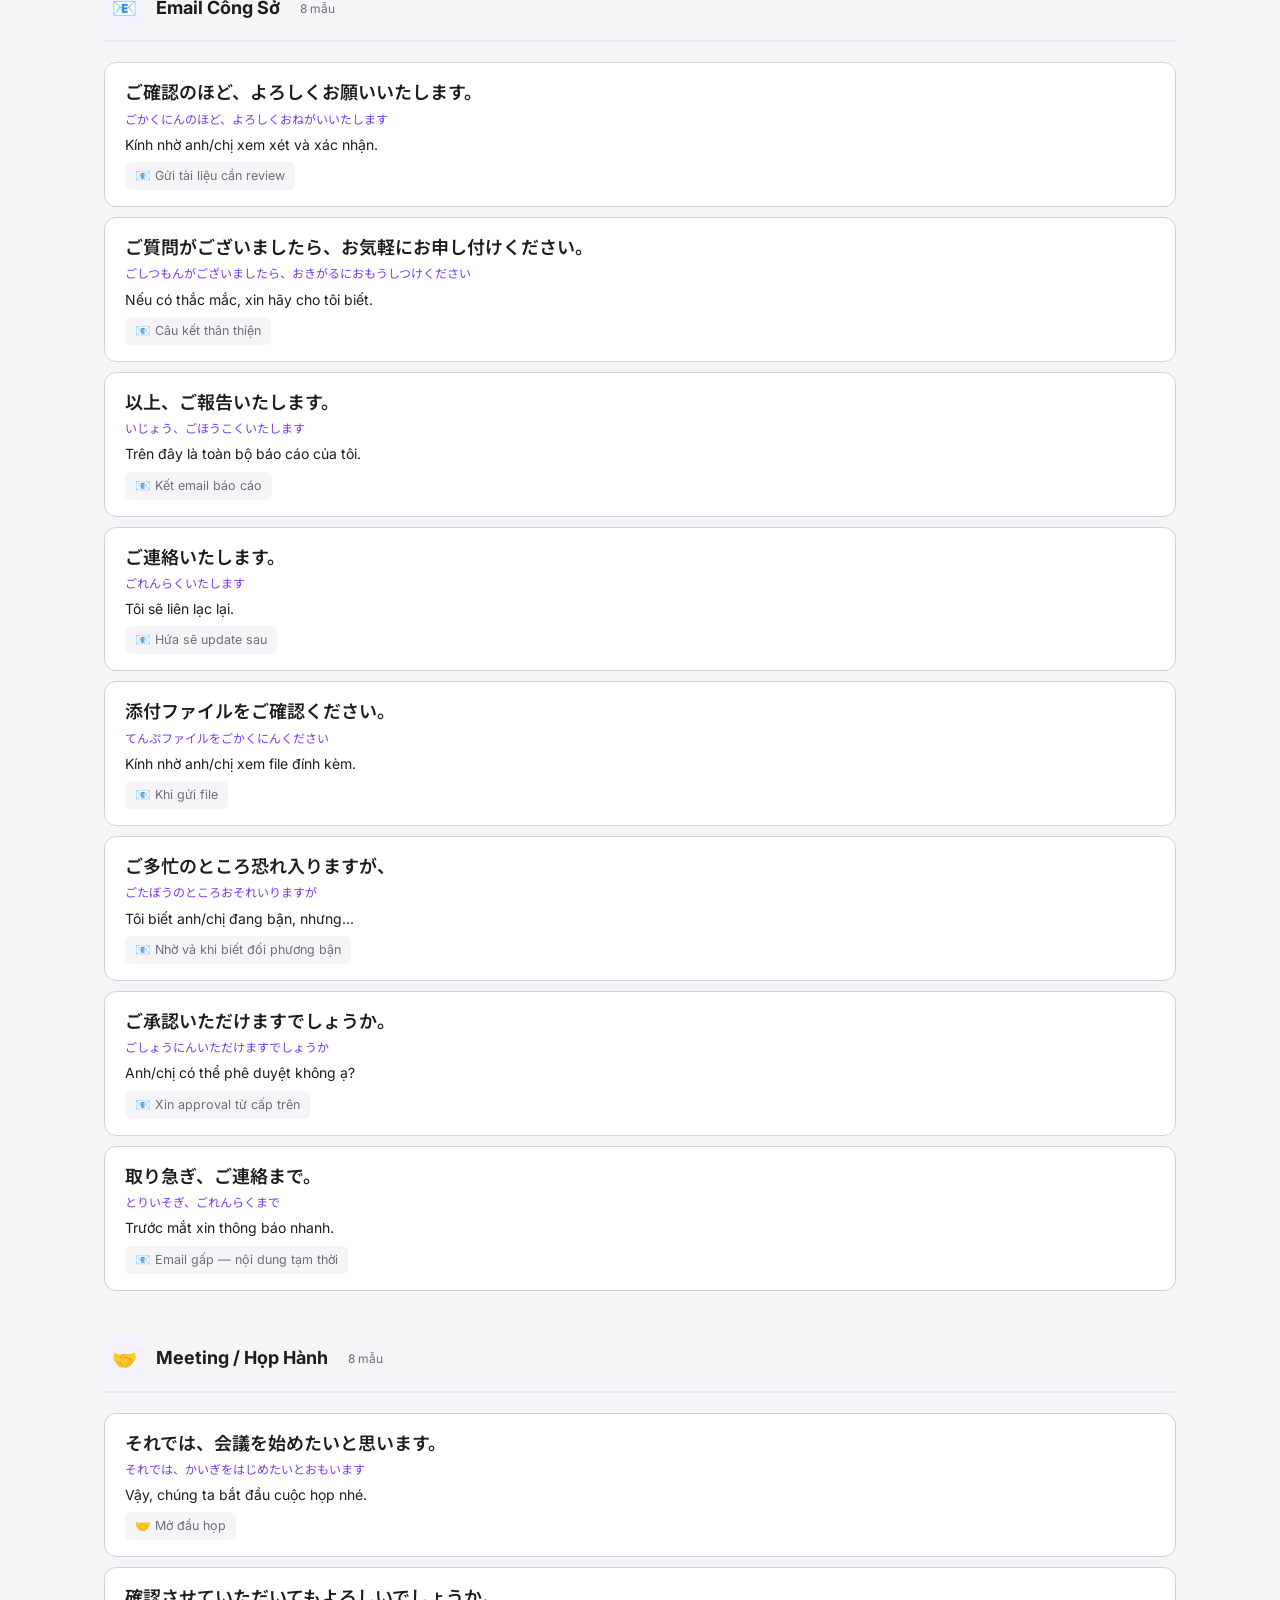
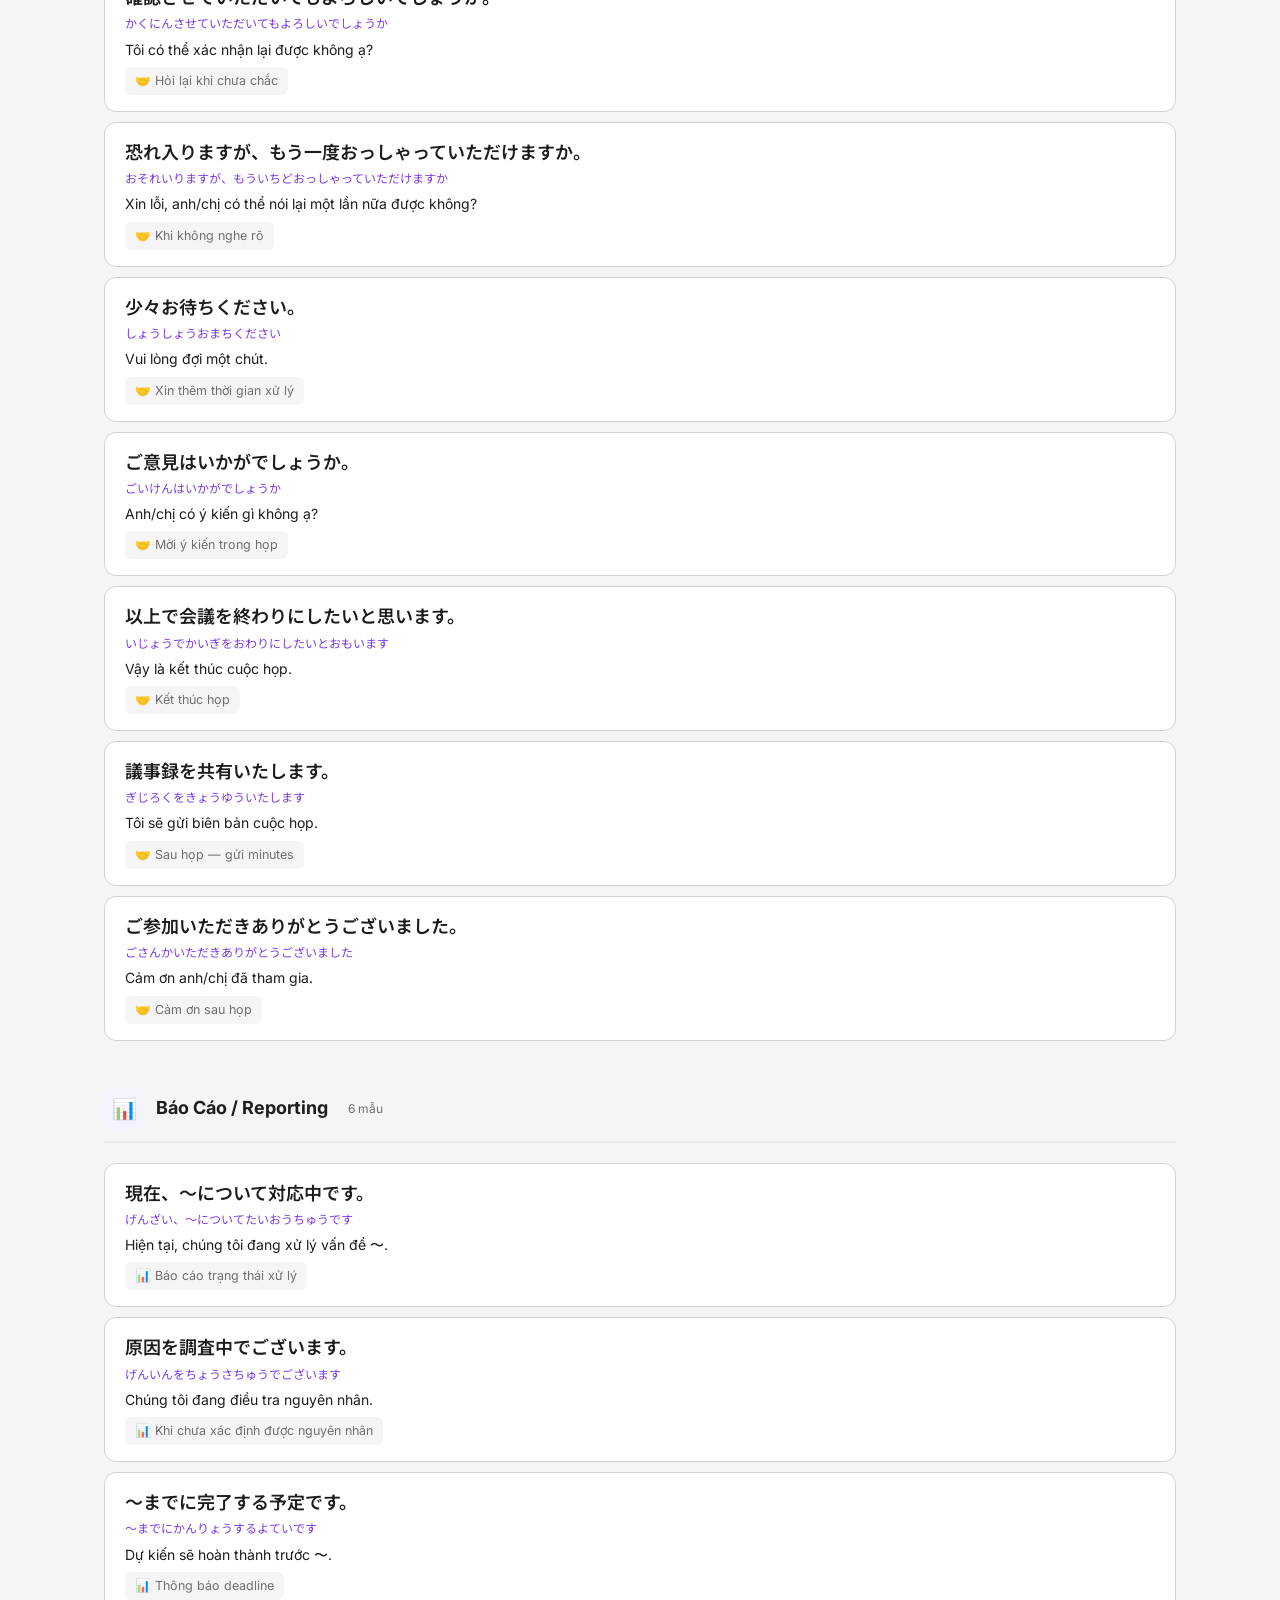
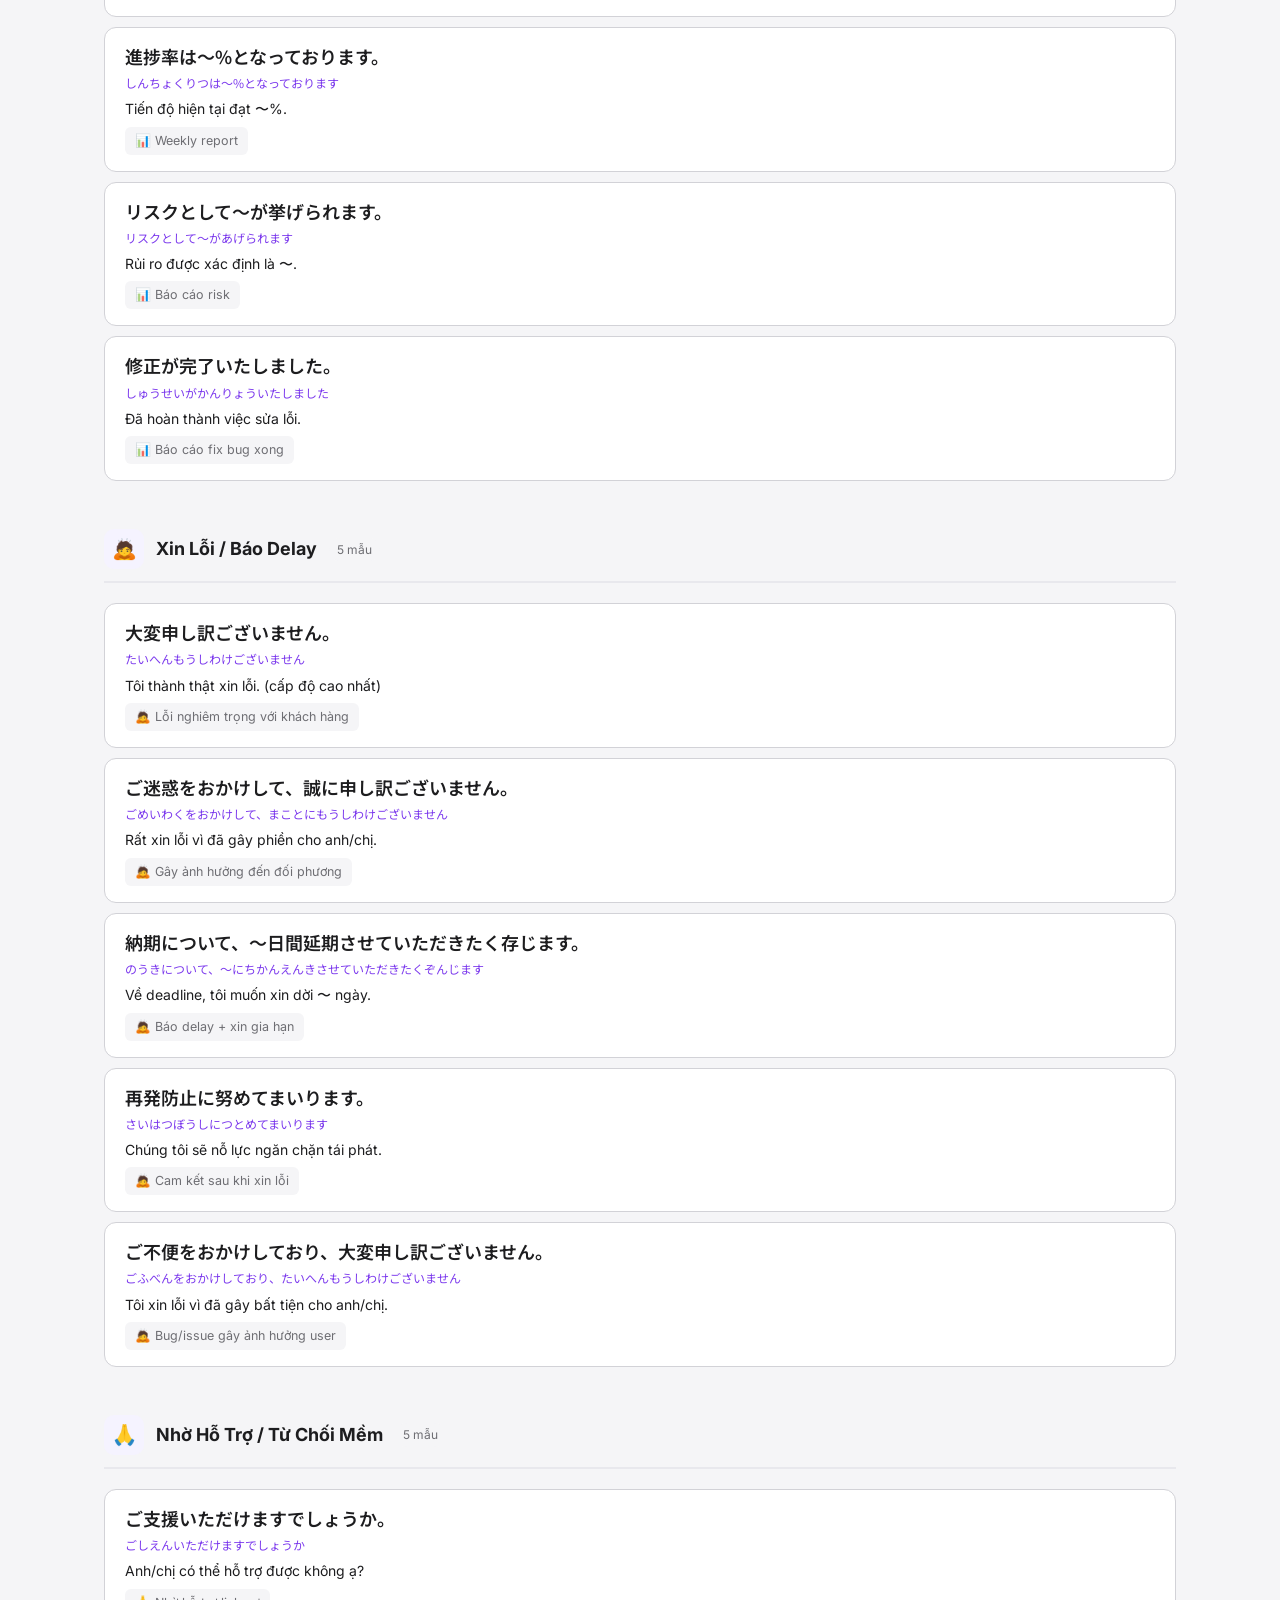
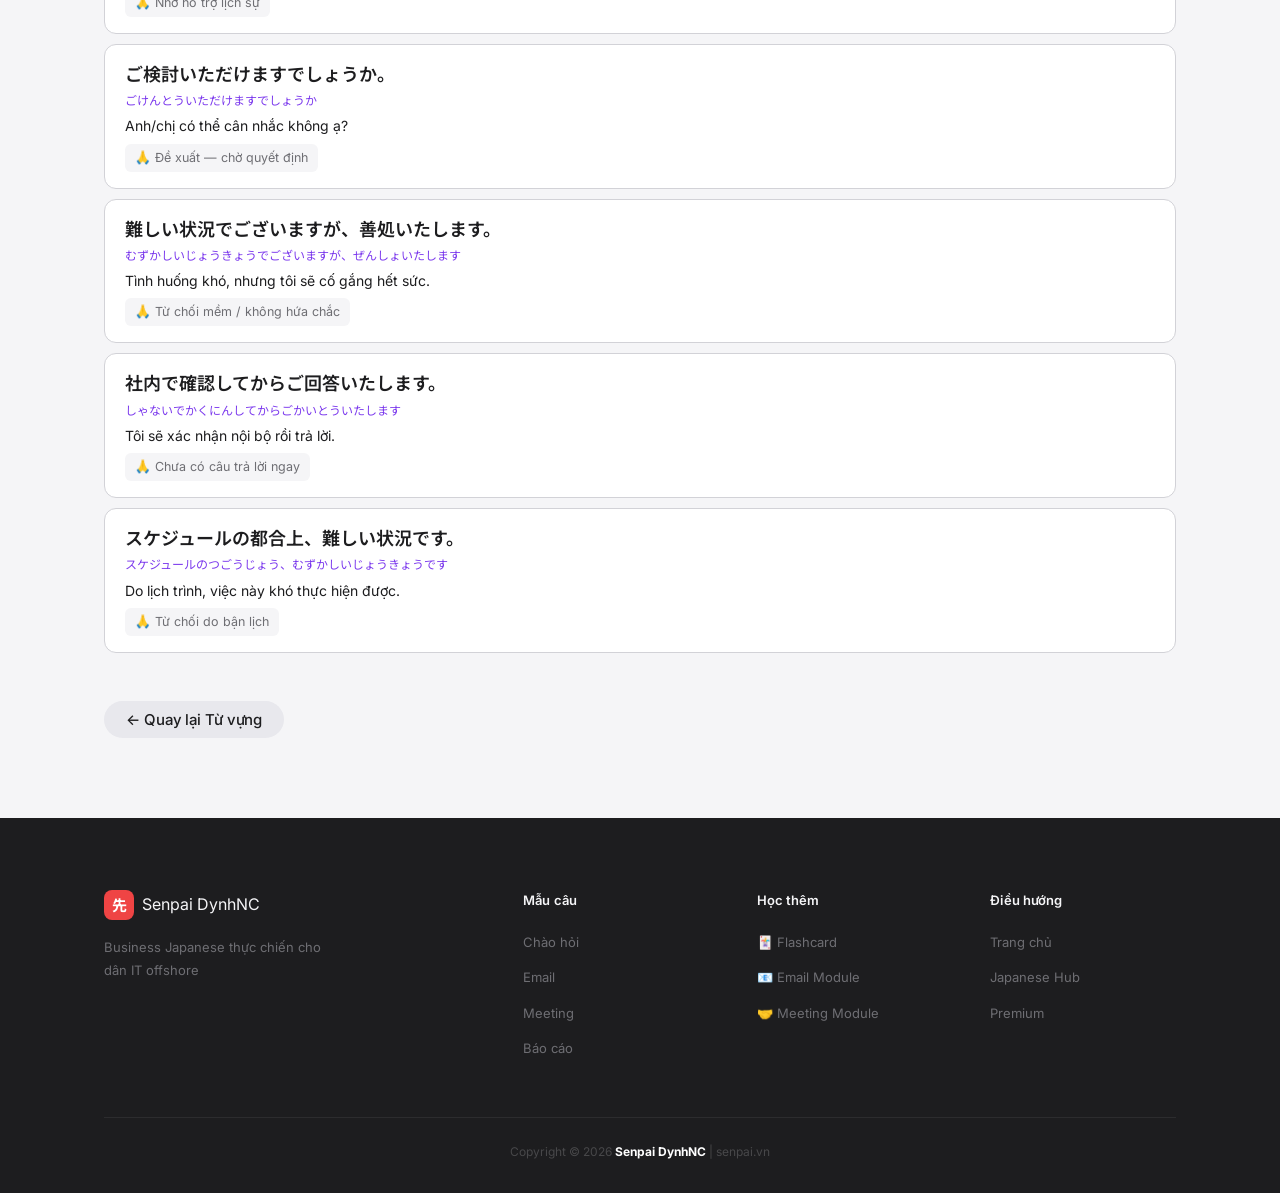
<file: japanese/vocabulary/phrases.html>
﻿<!DOCTYPE html>
<html lang="vi" data-theme="light">
<head>
  <meta charset="UTF-8">
  <meta name="viewport" content="width=device-width, initial-scale=1.0">
  <title>Mẫu Câu Cố Định — Senpai</title>
  <meta name="description" content="Kho mẫu câu tiếng Nhật công sở theo tình huống: Email, Meeting, Báo cáo, Xin lỗi, Nhờ hỗ trợ, Từ chối, Delay.">
  <link rel="preconnect" href="https://fonts.googleapis.com">
  <link rel="preconnect" href="https://fonts.gstatic.com" crossorigin>
  <link href="https://fonts.googleapis.com/css2?family=Inter:wght@300;400;500;600;700;800&family=Noto+Sans+JP:wght@300;400;500;700&display=swap" rel="stylesheet">
  <link rel="stylesheet" href="../../assets/css/main.css">
  <link rel="stylesheet" href="../../assets/css/components.css">
  <style>
    .phrases-hero {
      background: linear-gradient(135deg, #F5F3FF 0%, #EDE9FE 100%);
      border-bottom: 1px solid #DDD6FE;
      padding: 44px 0 36px;
    }
    [data-theme="dark"] .phrases-hero {
      background: linear-gradient(135deg, #2d1f63 0%, #1e1040 100%);
      border-bottom-color: #3d2a80;
    }
    .phrases-hero__tag {
      display: inline-flex;
      gap: 8px;
      font-size: 12px;
      font-weight: 700;
      text-transform: uppercase;
      letter-spacing: 0.08em;
      color: #7C3AED;
      background: rgba(255,255,255,0.8);
      padding: 4px 12px;
      border-radius: 999px;
      margin-bottom: 16px;
    }
    [data-theme="dark"] .phrases-hero__tag { background: rgba(255,255,255,0.1); }
    .phrases-hero__title {
      font-size: clamp(24px, 4vw, 36px);
      font-weight: 800;
      color: var(--color-text);
      margin-bottom: 10px;
    }
    .phrases-hero__desc {
      font-size: 15px;
      color: var(--color-text-muted);
      max-width: 500px;
      line-height: 1.6;
    }

    /* ── Content ── */
    .phrases-content { padding: 52px 0 80px; }

    /* Search */
    .phrase-search {
      display: flex;
      gap: 10px;
      margin-bottom: 32px;
      max-width: 440px;
    }
    .phrase-search input {
      flex: 1;
      padding: 10px 16px;
      border: 1.5px solid var(--color-border);
      border-radius: var(--radius-lg);
      background: var(--color-surface);
      font-size: 14px;
      color: var(--color-text);
      outline: none;
      transition: border-color var(--transition);
    }
    .phrase-search input:focus { border-color: #7C3AED; }
    .phrase-search input::placeholder { color: var(--color-text-muted); }

    /* Category sections */
    .phrase-category { margin-bottom: 48px; }
    .phrase-category__header {
      display: flex;
      align-items: center;
      gap: 12px;
      margin-bottom: 20px;
      padding-bottom: 12px;
      border-bottom: 2px solid var(--color-border-light);
    }
    .phrase-category__icon {
      width: 40px;
      height: 40px;
      border-radius: 10px;
      display: flex;
      align-items: center;
      justify-content: center;
      font-size: 20px;
      background: #F5F3FF;
    }
    [data-theme="dark"] .phrase-category__icon { background: rgba(124,58,237,0.15); }
    .phrase-category__title {
      font-size: 18px;
      font-weight: 700;
      color: var(--color-text);
    }
    .phrase-category__count {
      font-size: 12px;
      color: var(--color-text-muted);
      background: var(--color-background);
      padding: 2px 8px;
      border-radius: 999px;
    }

    .phrase-list {
      display: flex;
      flex-direction: column;
      gap: 10px;
    }
    .phrase-card {
      background: var(--color-surface);
      border: 1.5px solid var(--color-border);
      border-radius: var(--radius-lg);
      padding: 16px 20px;
      transition: border-color var(--transition), box-shadow var(--transition);
    }
    .phrase-card:hover { border-color: #7C3AED; box-shadow: var(--shadow-sm); }
    .phrase-card__jp {
      font-family: var(--font-jp);
      font-size: 18px;
      font-weight: 600;
      color: var(--color-text);
      margin-bottom: 4px;
      line-height: 1.4;
    }
    .phrase-card__read {
      font-family: var(--font-jp);
      font-size: 12px;
      color: #7C3AED;
      margin-bottom: 6px;
    }
    .phrase-card__vn {
      font-size: 14px;
      color: var(--color-text);
      margin-bottom: 6px;
    }
    .phrase-card__use {
      font-size: 12.5px;
      color: var(--color-text-muted);
      background: var(--color-background);
      padding: 4px 10px;
      border-radius: 6px;
      display: inline-block;
    }
    .phrase-card.hidden { display: none; }

    /* Tip box */
    .keigo-tip {
      background: linear-gradient(135deg, #7C3AED, #4F46E5);
      border-radius: var(--radius-xl);
      padding: 28px;
      color: #fff;
      margin-bottom: 48px;
    }
    .keigo-tip__title { font-size: 16px; font-weight: 700; margin-bottom: 10px; }
    .keigo-tip__body { font-size: 13.5px; opacity: 0.85; line-height: 1.6; }
    .keigo-tip__levels {
      display: grid;
      grid-template-columns: repeat(3, 1fr);
      gap: 10px;
      margin-top: 16px;
    }
    .keigo-level {
      background: rgba(255,255,255,0.12);
      border-radius: 10px;
      padding: 12px;
      font-size: 12.5px;
    }
    .keigo-level__name { font-weight: 700; margin-bottom: 4px; }
    .keigo-level__ex { font-family: var(--font-jp); opacity: 0.85; font-size: 13px; }
    @media (max-width: 600px) { .keigo-tip__levels { grid-template-columns: 1fr; } }
  </style>
</head>
<body>

<!-- ── NAVBAR ── -->
<nav class="navbar">
  <div class="container">
    <a href="../../index.html" class="navbar__brand">
      <span class="brand-icon">先</span>
      <span class="brand-name">Senpai DynhNC</span>
    </a>
    <ul class="navbar__links">
      <li><a href="../index.html" class="link--cta">🇯🇵 Học ngay</a></li>
      <li><a href="index.html" class="link--active">🔤 Từ vựng</a></li>
      <li><a href="#">📚 Resources</a></li>
      <li><a href="#" class="link--premium">🔒 Premium</a></li>
    </ul>
    <div class="navbar__right">
      <button class="theme-toggle" aria-label="Đổi giao diện">
        <span class="toggle-track">
          <span class="toggle-sun">☀️</span>
          <span class="toggle-moon">🌙</span>
          <span class="toggle-thumb"></span>
        </span>
      </button>
    </div>
    <button class="navbar__toggle" aria-label="Menu">☰</button>
  </div>
</nav>

<!-- ── BREADCRUMB ── -->
<div style="background: var(--color-surface); border-bottom: 1px solid var(--color-border-light); padding: 10px 0;">
  <div class="container">
    <nav style="font-size: 13px; color: var(--color-text-muted); display: flex; align-items: center; gap: 6px; flex-wrap: wrap;">
      <a href="../../index.html" style="color: var(--color-text-muted);">Senpai</a>
      <span>›</span>
      <a href="../index.html" style="color: var(--color-text-muted);">Business Japanese</a>
      <span>›</span>
      <a href="index.html" style="color: var(--color-text-muted);">Từ vựng</a>
      <span>›</span>
      <span style="color: var(--color-text); font-weight: 600;">Mẫu Câu Cố Định</span>
    </nav>
  </div>
</div>

<!-- ── HERO ── -->
<div class="phrases-hero">
  <div class="container">
    <div class="phrases-hero__tag">💬 Phrase Bank</div>
    <h1 class="phrases-hero__title">Kho Mẫu Câu Cố Định</h1>
    <p class="phrases-hero__desc">
      Những mẫu câu bạn dùng đi dùng lại mỗi ngày trong dự án Nhật. Tra nhanh, dùng ngay — chia theo tình huống thực tế.
    </p>
  </div>
</div>

<!-- ── CONTENT ── -->
<div class="phrases-content">
  <div class="container">

    <!-- Search -->
    <div class="phrase-search">
      <input type="text" id="phrase-search" placeholder="🔍 Tìm mẫu câu tiếng Nhật hoặc tiếng Việt..." oninput="filterPhrases(this.value)">
    </div>

    <!-- Keigo tip -->
    <div class="keigo-tip reveal">
      <div class="keigo-tip__title">🎌 Hiểu 3 cấp độ Keigo</div>
      <div class="keigo-tip__body">Tiếng Nhật công sở có 3 cấp độ lịch sự. Biết dùng đúng cấp = được tôn trọng ngay.</div>
      <div class="keigo-tip__levels">
        <div class="keigo-level">
          <div class="keigo-level__name">丁寧語 — Lịch sự cơ bản</div>
          <div class="keigo-level__ex">わかりました / です・ます</div>
        </div>
        <div class="keigo-level">
          <div class="keigo-level__name">尊敬語 — Tôn kính</div>
          <div class="keigo-level__ex">いらっしゃいます / おっしゃいます</div>
        </div>
        <div class="keigo-level">
          <div class="keigo-level__name">謙譲語 — Khiêm nhường</div>
          <div class="keigo-level__ex">おります / 申します / 拝見します</div>
        </div>
      </div>
    </div>

    <!-- ════ CHÀO HỎI ════ -->
    <div class="phrase-category reveal" data-cat="greeting">
      <div class="phrase-category__header">
        <div class="phrase-category__icon">👋</div>
        <div class="phrase-category__title">Chào Hỏi</div>
        <span class="phrase-category__count">5 mẫu</span>
      </div>
      <div class="phrase-list">
        <div class="phrase-card"><div class="phrase-card__jp">お世話になっております。</div><div class="phrase-card__read">おせわになっております</div><div class="phrase-card__vn">Cảm ơn vì luôn quan tâm đến chúng tôi.</div><span class="phrase-card__use">📧 Mở đầu email — bắt buộc</span></div>
        <div class="phrase-card"><div class="phrase-card__jp">お疲れ様です。</div><div class="phrase-card__read">おつかれさまです</div><div class="phrase-card__vn">Cảm ơn vì công sức của bạn.</div><span class="phrase-card__use">🤝 Chào đồng nghiệp trong ngày</span></div>
        <div class="phrase-card"><div class="phrase-card__jp">よろしくお願いいたします。</div><div class="phrase-card__read">よろしくおねがいいたします</div><div class="phrase-card__vn">Kính nhờ anh/chị hỗ trợ.</div><span class="phrase-card__use">📧🤝 Câu kết — dùng ở khắp nơi</span></div>
        <div class="phrase-card"><div class="phrase-card__jp">初めまして、〜と申します。</div><div class="phrase-card__read">はじめまして、〜ともうします</div><div class="phrase-card__vn">Rất vui được làm quen, tôi là 〜.</div><span class="phrase-card__use">📧 Email giới thiệu lần đầu</span></div>
        <div class="phrase-card"><div class="phrase-card__jp">失礼いたします。</div><div class="phrase-card__read">しつれいいたします</div><div class="phrase-card__vn">Tôi xin phép. / Xin lỗi đã làm phiền.</div><span class="phrase-card__use">🤝 Vào / ra phòng họp, kết thúc cuộc gọi</span></div>
      </div>
    </div>

    <!-- ════ EMAIL ════ -->
    <div class="phrase-category reveal" data-cat="email">
      <div class="phrase-category__header">
        <div class="phrase-category__icon">📧</div>
        <div class="phrase-category__title">Email Công Sở</div>
        <span class="phrase-category__count">8 mẫu</span>
      </div>
      <div class="phrase-list">
        <div class="phrase-card"><div class="phrase-card__jp">ご確認のほど、よろしくお願いいたします。</div><div class="phrase-card__read">ごかくにんのほど、よろしくおねがいいたします</div><div class="phrase-card__vn">Kính nhờ anh/chị xem xét và xác nhận.</div><span class="phrase-card__use">📧 Gửi tài liệu cần review</span></div>
        <div class="phrase-card"><div class="phrase-card__jp">ご質問がございましたら、お気軽にお申し付けください。</div><div class="phrase-card__read">ごしつもんがございましたら、おきがるにおもうしつけください</div><div class="phrase-card__vn">Nếu có thắc mắc, xin hãy cho tôi biết.</div><span class="phrase-card__use">📧 Câu kết thân thiện</span></div>
        <div class="phrase-card"><div class="phrase-card__jp">以上、ご報告いたします。</div><div class="phrase-card__read">いじょう、ごほうこくいたします</div><div class="phrase-card__vn">Trên đây là toàn bộ báo cáo của tôi.</div><span class="phrase-card__use">📧 Kết email báo cáo</span></div>
        <div class="phrase-card"><div class="phrase-card__jp">ご連絡いたします。</div><div class="phrase-card__read">ごれんらくいたします</div><div class="phrase-card__vn">Tôi sẽ liên lạc lại.</div><span class="phrase-card__use">📧 Hứa sẽ update sau</span></div>
        <div class="phrase-card"><div class="phrase-card__jp">添付ファイルをご確認ください。</div><div class="phrase-card__read">てんぷファイルをごかくにんください</div><div class="phrase-card__vn">Kính nhờ anh/chị xem file đính kèm.</div><span class="phrase-card__use">📧 Khi gửi file</span></div>
        <div class="phrase-card"><div class="phrase-card__jp">ご多忙のところ恐れ入りますが、</div><div class="phrase-card__read">ごたぼうのところおそれいりますが</div><div class="phrase-card__vn">Tôi biết anh/chị đang bận, nhưng...</div><span class="phrase-card__use">📧 Nhờ vả khi biết đối phương bận</span></div>
        <div class="phrase-card"><div class="phrase-card__jp">ご承認いただけますでしょうか。</div><div class="phrase-card__read">ごしょうにんいただけますでしょうか</div><div class="phrase-card__vn">Anh/chị có thể phê duyệt không ạ?</div><span class="phrase-card__use">📧 Xin approval từ cấp trên</span></div>
        <div class="phrase-card"><div class="phrase-card__jp">取り急ぎ、ご連絡まで。</div><div class="phrase-card__read">とりいそぎ、ごれんらくまで</div><div class="phrase-card__vn">Trước mắt xin thông báo nhanh.</div><span class="phrase-card__use">📧 Email gấp — nội dung tạm thời</span></div>
      </div>
    </div>

    <!-- ════ MEETING ════ -->
    <div class="phrase-category reveal" data-cat="meeting">
      <div class="phrase-category__header">
        <div class="phrase-category__icon">🤝</div>
        <div class="phrase-category__title">Meeting / Họp Hành</div>
        <span class="phrase-category__count">8 mẫu</span>
      </div>
      <div class="phrase-list">
        <div class="phrase-card"><div class="phrase-card__jp">それでは、会議を始めたいと思います。</div><div class="phrase-card__read">それでは、かいぎをはじめたいとおもいます</div><div class="phrase-card__vn">Vậy, chúng ta bắt đầu cuộc họp nhé.</div><span class="phrase-card__use">🤝 Mở đầu họp</span></div>
        <div class="phrase-card"><div class="phrase-card__jp">確認させていただいてもよろしいでしょうか。</div><div class="phrase-card__read">かくにんさせていただいてもよろしいでしょうか</div><div class="phrase-card__vn">Tôi có thể xác nhận lại được không ạ?</div><span class="phrase-card__use">🤝 Hỏi lại khi chưa chắc</span></div>
        <div class="phrase-card"><div class="phrase-card__jp">恐れ入りますが、もう一度おっしゃっていただけますか。</div><div class="phrase-card__read">おそれいりますが、もういちどおっしゃっていただけますか</div><div class="phrase-card__vn">Xin lỗi, anh/chị có thể nói lại một lần nữa được không?</div><span class="phrase-card__use">🤝 Khi không nghe rõ</span></div>
        <div class="phrase-card"><div class="phrase-card__jp">少々お待ちください。</div><div class="phrase-card__read">しょうしょうおまちください</div><div class="phrase-card__vn">Vui lòng đợi một chút.</div><span class="phrase-card__use">🤝 Xin thêm thời gian xử lý</span></div>
        <div class="phrase-card"><div class="phrase-card__jp">ご意見はいかがでしょうか。</div><div class="phrase-card__read">ごいけんはいかがでしょうか</div><div class="phrase-card__vn">Anh/chị có ý kiến gì không ạ?</div><span class="phrase-card__use">🤝 Mời ý kiến trong họp</span></div>
        <div class="phrase-card"><div class="phrase-card__jp">以上で会議を終わりにしたいと思います。</div><div class="phrase-card__read">いじょうでかいぎをおわりにしたいとおもいます</div><div class="phrase-card__vn">Vậy là kết thúc cuộc họp.</div><span class="phrase-card__use">🤝 Kết thúc họp</span></div>
        <div class="phrase-card"><div class="phrase-card__jp">議事録を共有いたします。</div><div class="phrase-card__read">ぎじろくをきょうゆういたします</div><div class="phrase-card__vn">Tôi sẽ gửi biên bản cuộc họp.</div><span class="phrase-card__use">🤝 Sau họp — gửi minutes</span></div>
        <div class="phrase-card"><div class="phrase-card__jp">ご参加いただきありがとうございました。</div><div class="phrase-card__read">ごさんかいただきありがとうございました</div><div class="phrase-card__vn">Cảm ơn anh/chị đã tham gia.</div><span class="phrase-card__use">🤝 Cảm ơn sau họp</span></div>
      </div>
    </div>

    <!-- ════ BÁO CÁO ════ -->
    <div class="phrase-category reveal" data-cat="report">
      <div class="phrase-category__header">
        <div class="phrase-category__icon">📊</div>
        <div class="phrase-category__title">Báo Cáo / Reporting</div>
        <span class="phrase-category__count">6 mẫu</span>
      </div>
      <div class="phrase-list">
        <div class="phrase-card"><div class="phrase-card__jp">現在、〜について対応中です。</div><div class="phrase-card__read">げんざい、〜についてたいおうちゅうです</div><div class="phrase-card__vn">Hiện tại, chúng tôi đang xử lý vấn đề 〜.</div><span class="phrase-card__use">📊 Báo cáo trạng thái xử lý</span></div>
        <div class="phrase-card"><div class="phrase-card__jp">原因を調査中でございます。</div><div class="phrase-card__read">げんいんをちょうさちゅうでございます</div><div class="phrase-card__vn">Chúng tôi đang điều tra nguyên nhân.</div><span class="phrase-card__use">📊 Khi chưa xác định được nguyên nhân</span></div>
        <div class="phrase-card"><div class="phrase-card__jp">〜までに完了する予定です。</div><div class="phrase-card__read">〜までにかんりょうするよていです</div><div class="phrase-card__vn">Dự kiến sẽ hoàn thành trước 〜.</div><span class="phrase-card__use">📊 Thông báo deadline</span></div>
        <div class="phrase-card"><div class="phrase-card__jp">進捗率は〜%となっております。</div><div class="phrase-card__read">しんちょくりつは〜%となっております</div><div class="phrase-card__vn">Tiến độ hiện tại đạt 〜%.</div><span class="phrase-card__use">📊 Weekly report</span></div>
        <div class="phrase-card"><div class="phrase-card__jp">リスクとして〜が挙げられます。</div><div class="phrase-card__read">リスクとして〜があげられます</div><div class="phrase-card__vn">Rủi ro được xác định là 〜.</div><span class="phrase-card__use">📊 Báo cáo risk</span></div>
        <div class="phrase-card"><div class="phrase-card__jp">修正が完了いたしました。</div><div class="phrase-card__read">しゅうせいがかんりょういたしました</div><div class="phrase-card__vn">Đã hoàn thành việc sửa lỗi.</div><span class="phrase-card__use">📊 Báo cáo fix bug xong</span></div>
      </div>
    </div>

    <!-- ════ XIN LỖI / DELAY ════ -->
    <div class="phrase-category reveal" data-cat="apology">
      <div class="phrase-category__header">
        <div class="phrase-category__icon">🙇</div>
        <div class="phrase-category__title">Xin Lỗi / Báo Delay</div>
        <span class="phrase-category__count">5 mẫu</span>
      </div>
      <div class="phrase-list">
        <div class="phrase-card"><div class="phrase-card__jp">大変申し訳ございません。</div><div class="phrase-card__read">たいへんもうしわけございません</div><div class="phrase-card__vn">Tôi thành thật xin lỗi. (cấp độ cao nhất)</div><span class="phrase-card__use">🙇 Lỗi nghiêm trọng với khách hàng</span></div>
        <div class="phrase-card"><div class="phrase-card__jp">ご迷惑をおかけして、誠に申し訳ございません。</div><div class="phrase-card__read">ごめいわくをおかけして、まことにもうしわけございません</div><div class="phrase-card__vn">Rất xin lỗi vì đã gây phiền cho anh/chị.</div><span class="phrase-card__use">🙇 Gây ảnh hưởng đến đối phương</span></div>
        <div class="phrase-card"><div class="phrase-card__jp">納期について、〜日間延期させていただきたく存じます。</div><div class="phrase-card__read">のうきについて、〜にちかんえんきさせていただきたくぞんじます</div><div class="phrase-card__vn">Về deadline, tôi muốn xin dời 〜 ngày.</div><span class="phrase-card__use">🙇 Báo delay + xin gia hạn</span></div>
        <div class="phrase-card"><div class="phrase-card__jp">再発防止に努めてまいります。</div><div class="phrase-card__read">さいはつぼうしにつとめてまいります</div><div class="phrase-card__vn">Chúng tôi sẽ nỗ lực ngăn chặn tái phát.</div><span class="phrase-card__use">🙇 Cam kết sau khi xin lỗi</span></div>
        <div class="phrase-card"><div class="phrase-card__jp">ご不便をおかけしており、大変申し訳ございません。</div><div class="phrase-card__read">ごふべんをおかけしており、たいへんもうしわけございません</div><div class="phrase-card__vn">Tôi xin lỗi vì đã gây bất tiện cho anh/chị.</div><span class="phrase-card__use">🙇 Bug/issue gây ảnh hưởng user</span></div>
      </div>
    </div>

    <!-- ════ NHỜ HỖ TRỢ ════ -->
    <div class="phrase-category reveal" data-cat="request">
      <div class="phrase-category__header">
        <div class="phrase-category__icon">🙏</div>
        <div class="phrase-category__title">Nhờ Hỗ Trợ / Từ Chối Mềm</div>
        <span class="phrase-category__count">5 mẫu</span>
      </div>
      <div class="phrase-list">
        <div class="phrase-card"><div class="phrase-card__jp">ご支援いただけますでしょうか。</div><div class="phrase-card__read">ごしえんいただけますでしょうか</div><div class="phrase-card__vn">Anh/chị có thể hỗ trợ được không ạ?</div><span class="phrase-card__use">🙏 Nhờ hỗ trợ lịch sự</span></div>
        <div class="phrase-card"><div class="phrase-card__jp">ご検討いただけますでしょうか。</div><div class="phrase-card__read">ごけんとういただけますでしょうか</div><div class="phrase-card__vn">Anh/chị có thể cân nhắc không ạ?</div><span class="phrase-card__use">🙏 Đề xuất — chờ quyết định</span></div>
        <div class="phrase-card"><div class="phrase-card__jp">難しい状況でございますが、善処いたします。</div><div class="phrase-card__read">むずかしいじょうきょうでございますが、ぜんしょいたします</div><div class="phrase-card__vn">Tình huống khó, nhưng tôi sẽ cố gắng hết sức.</div><span class="phrase-card__use">🙏 Từ chối mềm / không hứa chắc</span></div>
        <div class="phrase-card"><div class="phrase-card__jp">社内で確認してからご回答いたします。</div><div class="phrase-card__read">しゃないでかくにんしてからごかいとういたします</div><div class="phrase-card__vn">Tôi sẽ xác nhận nội bộ rồi trả lời.</div><span class="phrase-card__use">🙏 Chưa có câu trả lời ngay</span></div>
        <div class="phrase-card"><div class="phrase-card__jp">スケジュールの都合上、難しい状況です。</div><div class="phrase-card__read">スケジュールのつごうじょう、むずかしいじょうきょうです</div><div class="phrase-card__vn">Do lịch trình, việc này khó thực hiện được.</div><span class="phrase-card__use">🙏 Từ chối do bận lịch</span></div>
      </div>
    </div>

    <!-- Back -->
    <div style="margin-top: 16px;">
      <a href="index.html" class="btn btn--ghost">← Quay lại Từ vựng</a>
    </div>

  </div>
</div>

<!-- ── FOOTER ── -->
<footer class="footer">
  <div class="container">
    <div class="footer__grid">
      <div class="footer__brand">
        <div class="footer__logo">
          <span class="brand-icon">先</span>
          <span class="brand-name">Senpai DynhNC</span>
        </div>
        <p class="footer__tagline">Business Japanese thực chiến cho dân IT offshore</p>
      </div>
      <div class="footer__links">
        <h4>Mẫu câu</h4>
        <ul>
          <li><a href="#greeting">Chào hỏi</a></li>
          <li><a href="#email">Email</a></li>
          <li><a href="#meeting">Meeting</a></li>
          <li><a href="#report">Báo cáo</a></li>
        </ul>
      </div>
      <div class="footer__links">
        <h4>Học thêm</h4>
        <ul>
          <li><a href="index.html">🃏 Flashcard</a></li>
          <li><a href="../stage2/email/index.html">📧 Email Module</a></li>
          <li><a href="../stage2/meeting/index.html">🤝 Meeting Module</a></li>
        </ul>
      </div>
      <div class="footer__links">
        <h4>Điều hướng</h4>
        <ul>
          <li><a href="../../index.html">Trang chủ</a></li>
          <li><a href="../index.html">Japanese Hub</a></li>
          <li><a href="#">Premium</a></li>
        </ul>
      </div>
    </div>
    <div class="footer__bottom">
      <p>Copyright © 2026 <strong style="color:#fff">Senpai DynhNC</strong> | senpai.vn</p>
    </div>
  </div>
</footer>

<script src="../../assets/js/theme.js"></script>
<script>
function filterPhrases(q) {
  const term = q.toLowerCase().trim();
  document.querySelectorAll('.phrase-card').forEach(function (card) {
    const text = card.textContent.toLowerCase();
    card.classList.toggle('hidden', term !== '' && !text.includes(term));
  });
}
</script>
</body>
</html>
</file>
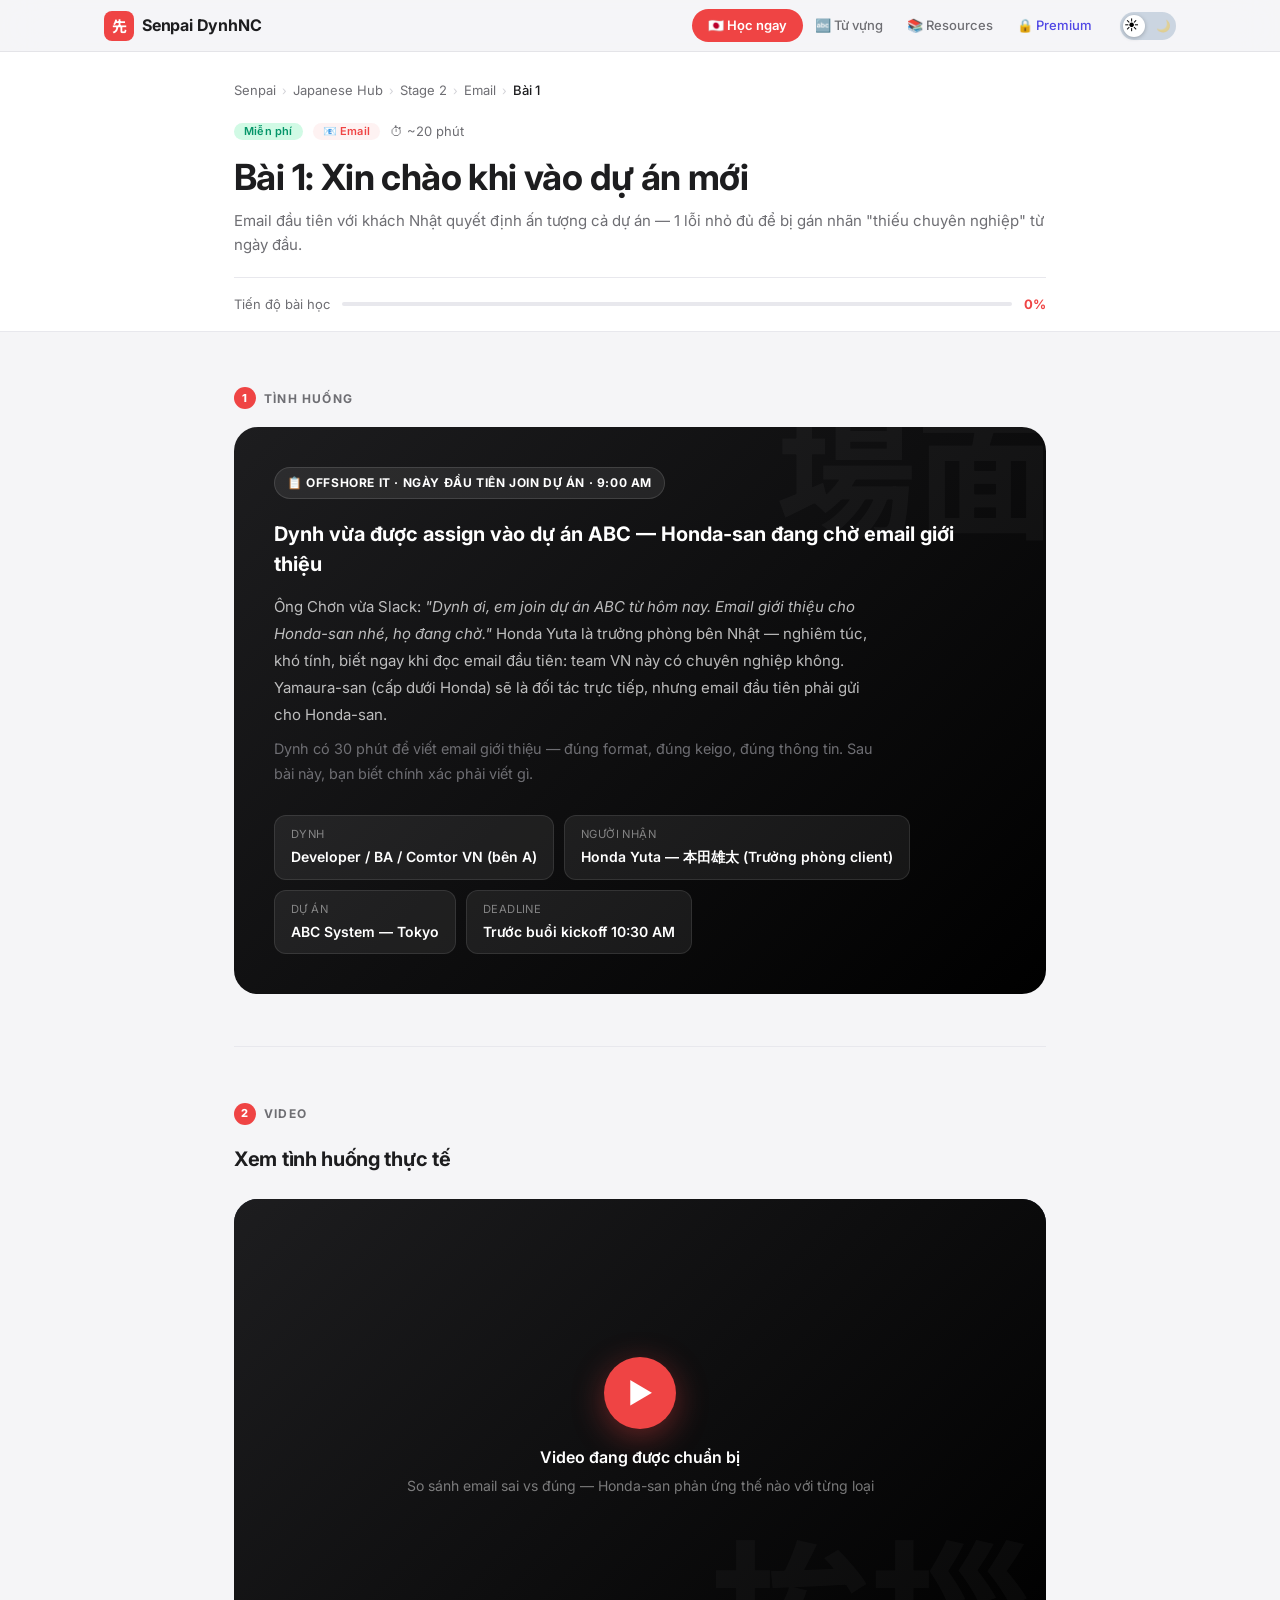
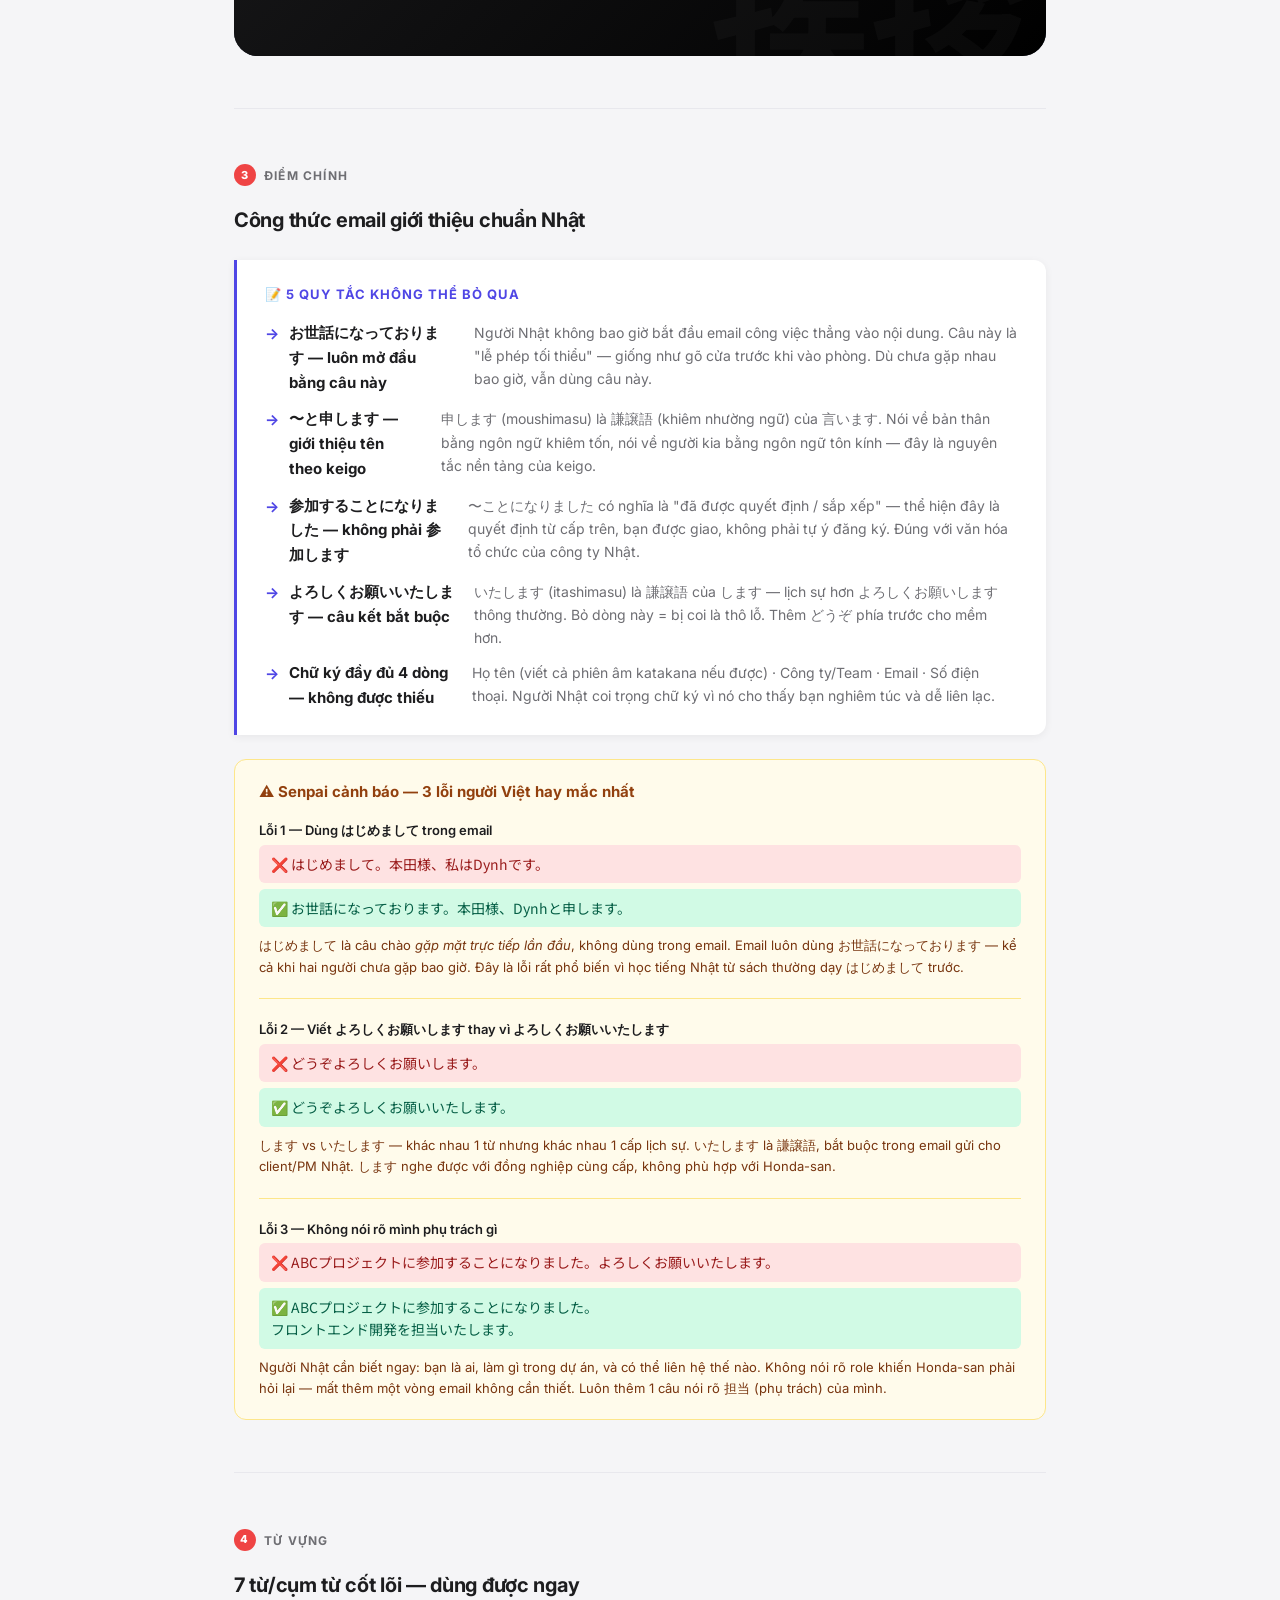
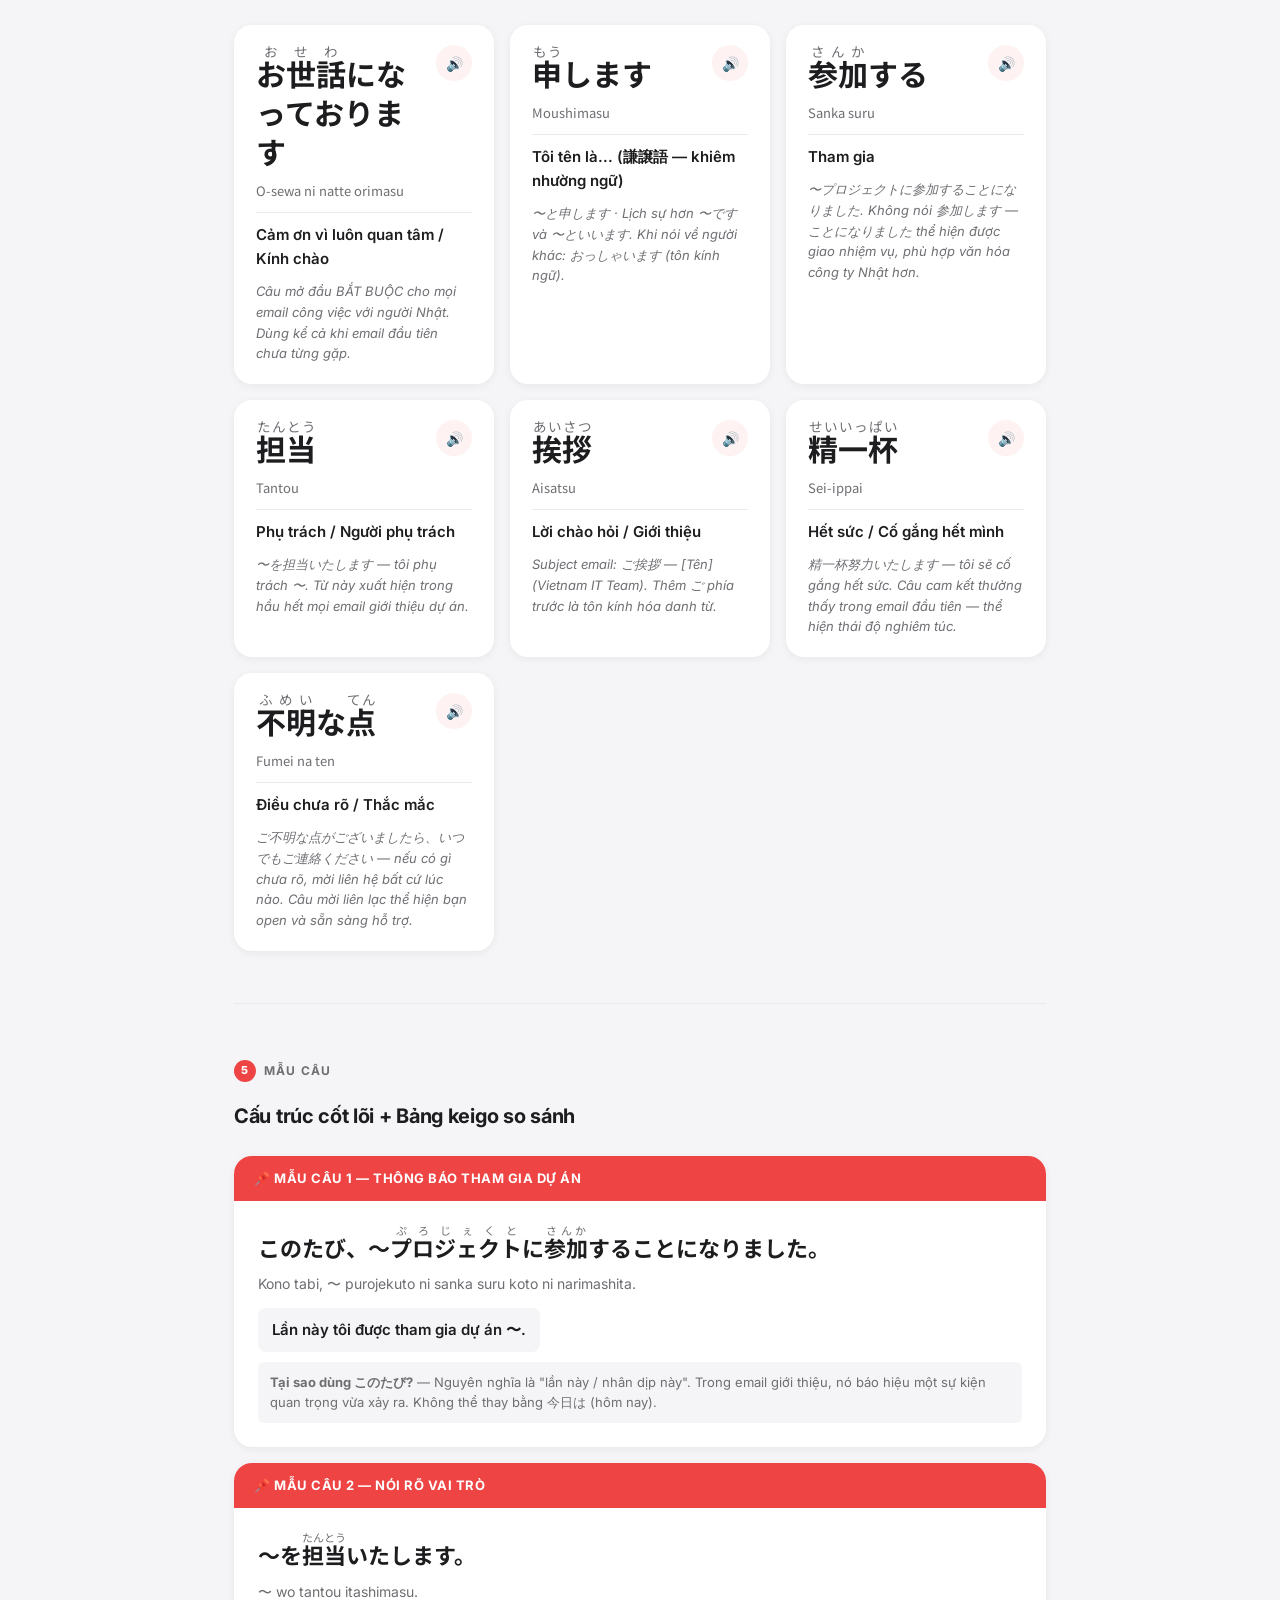
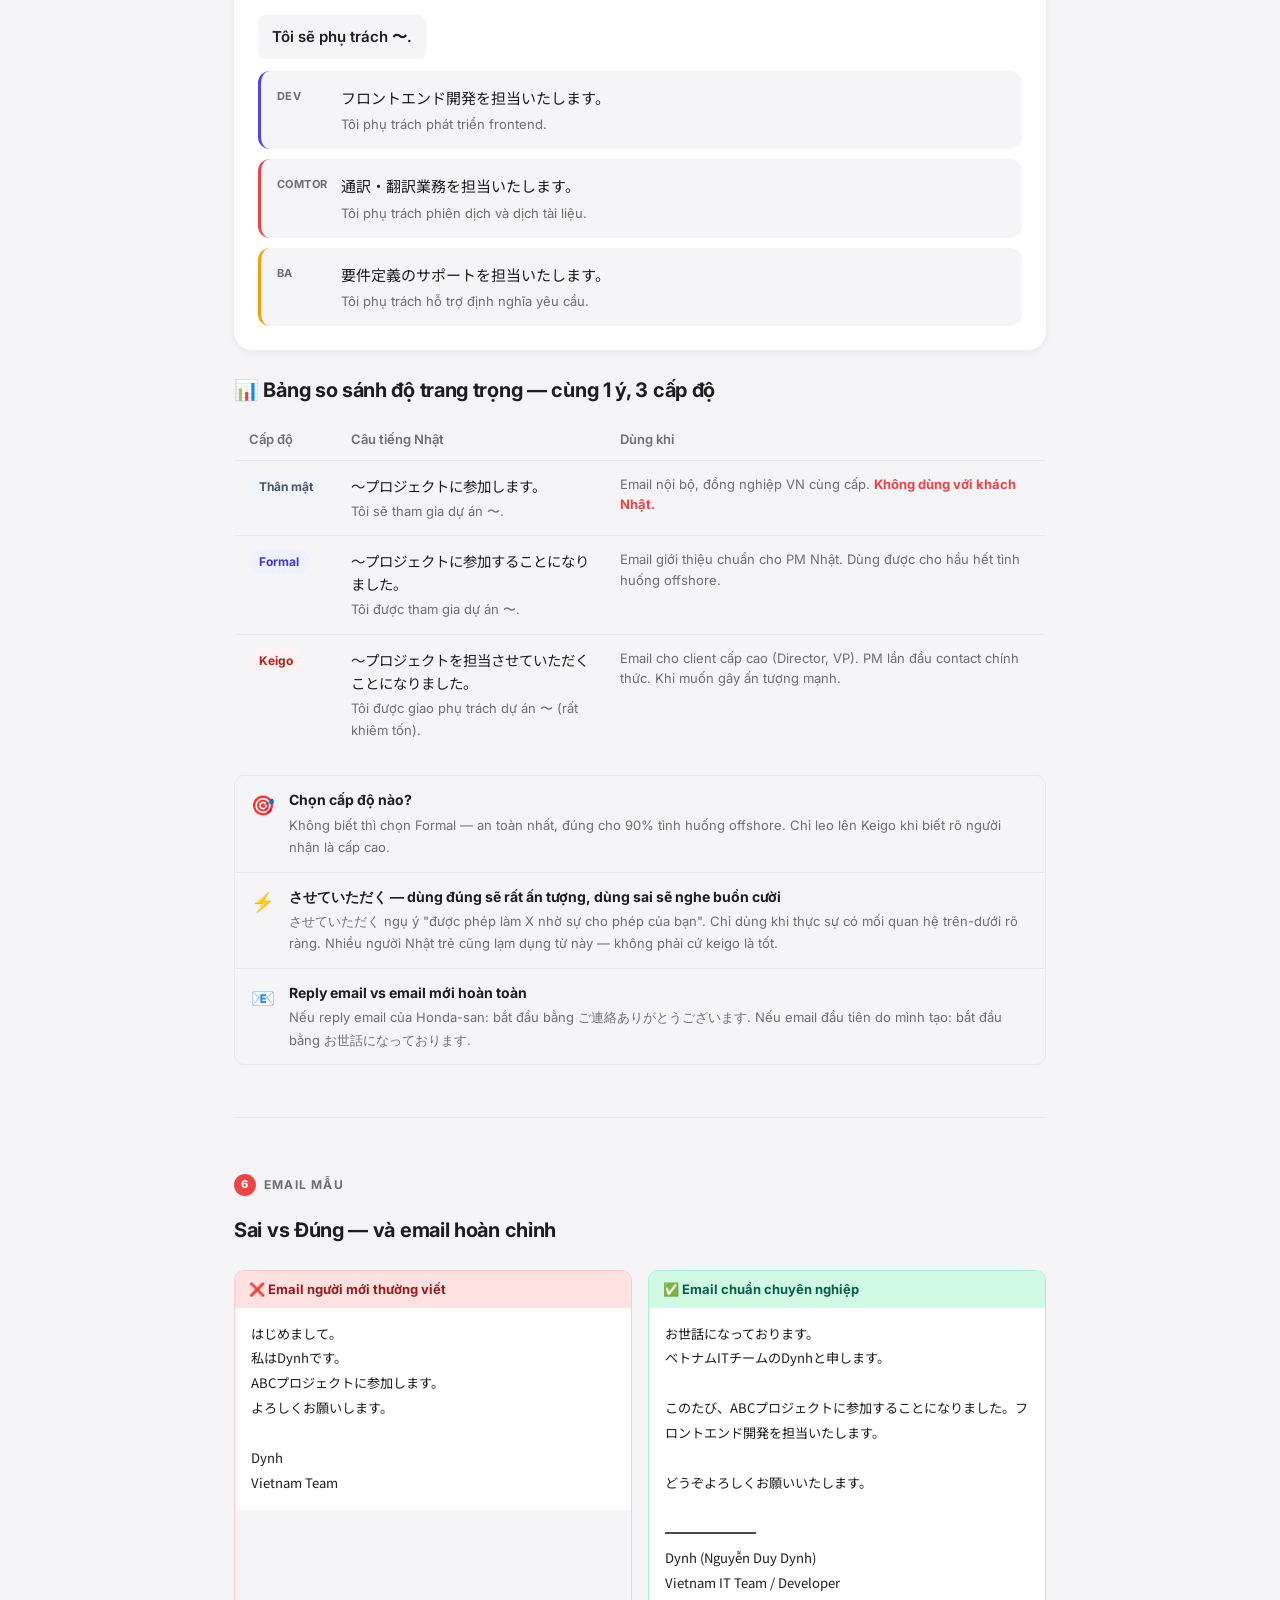
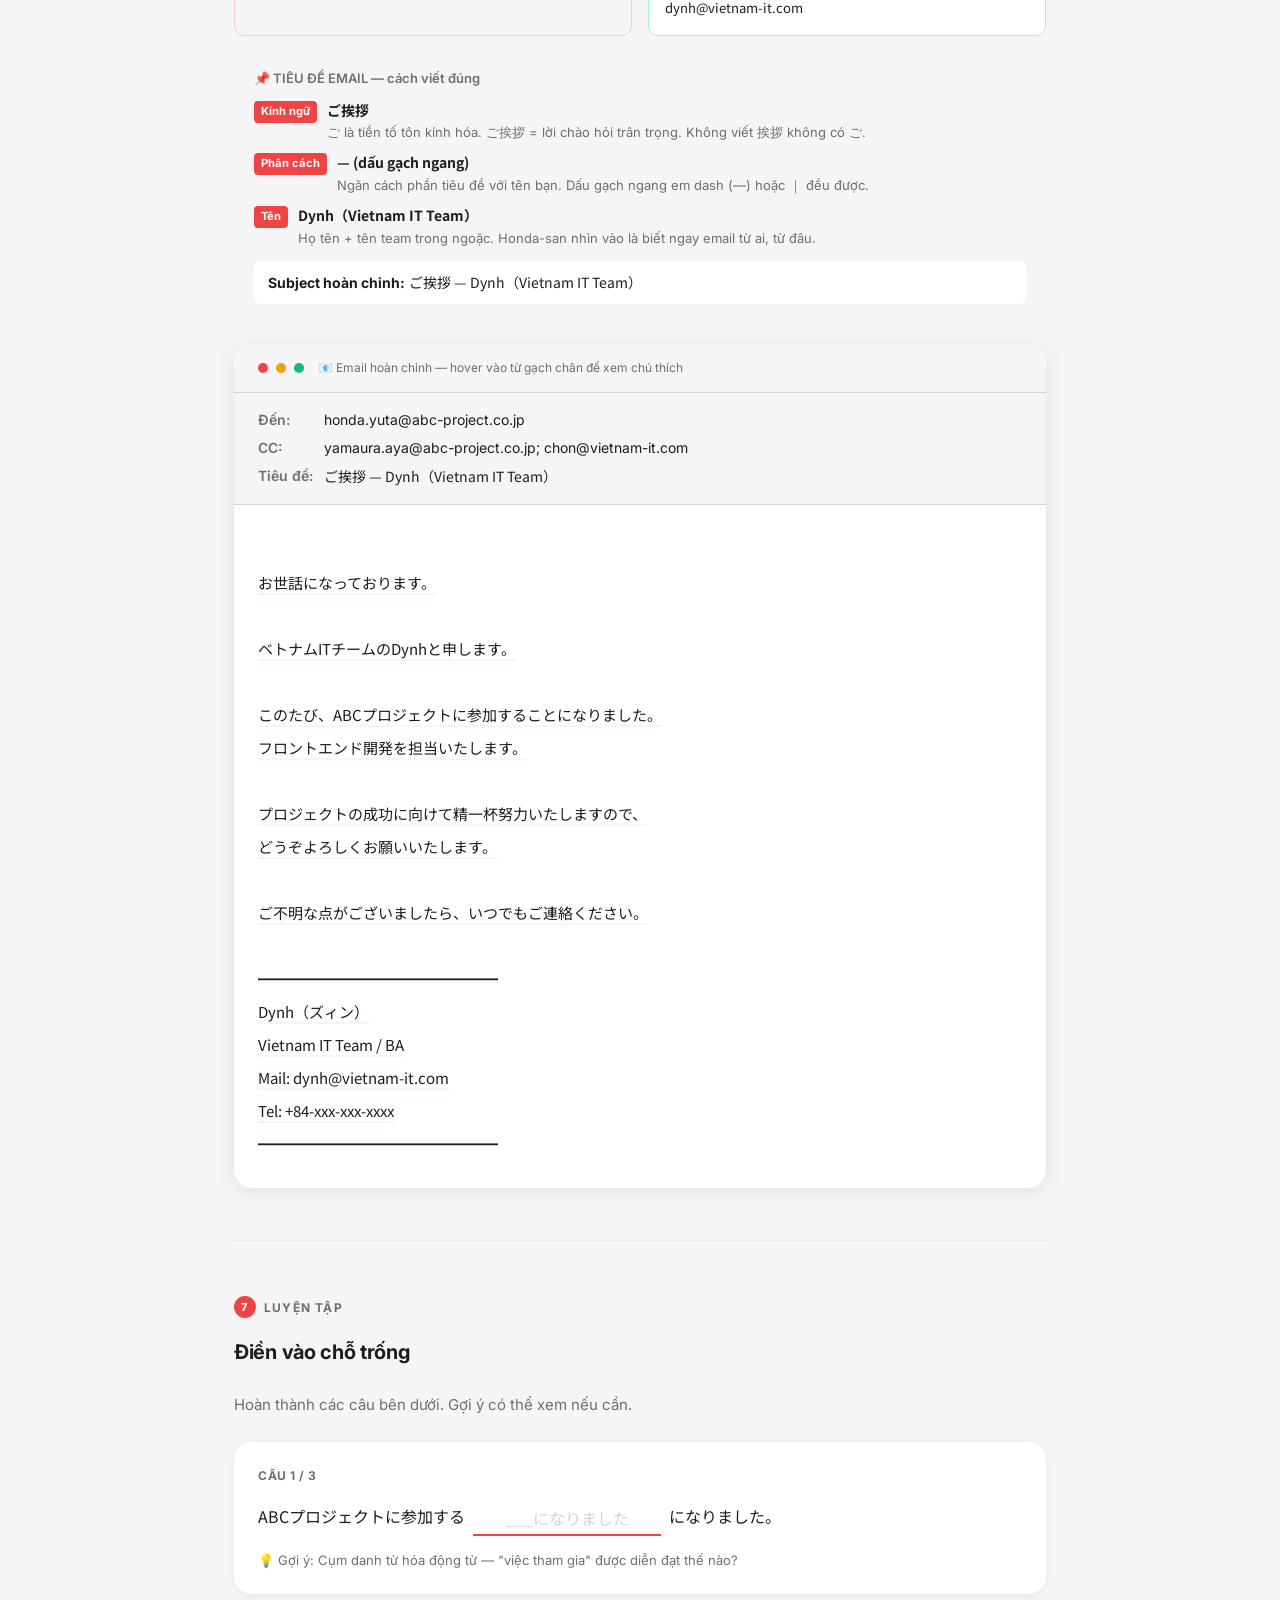
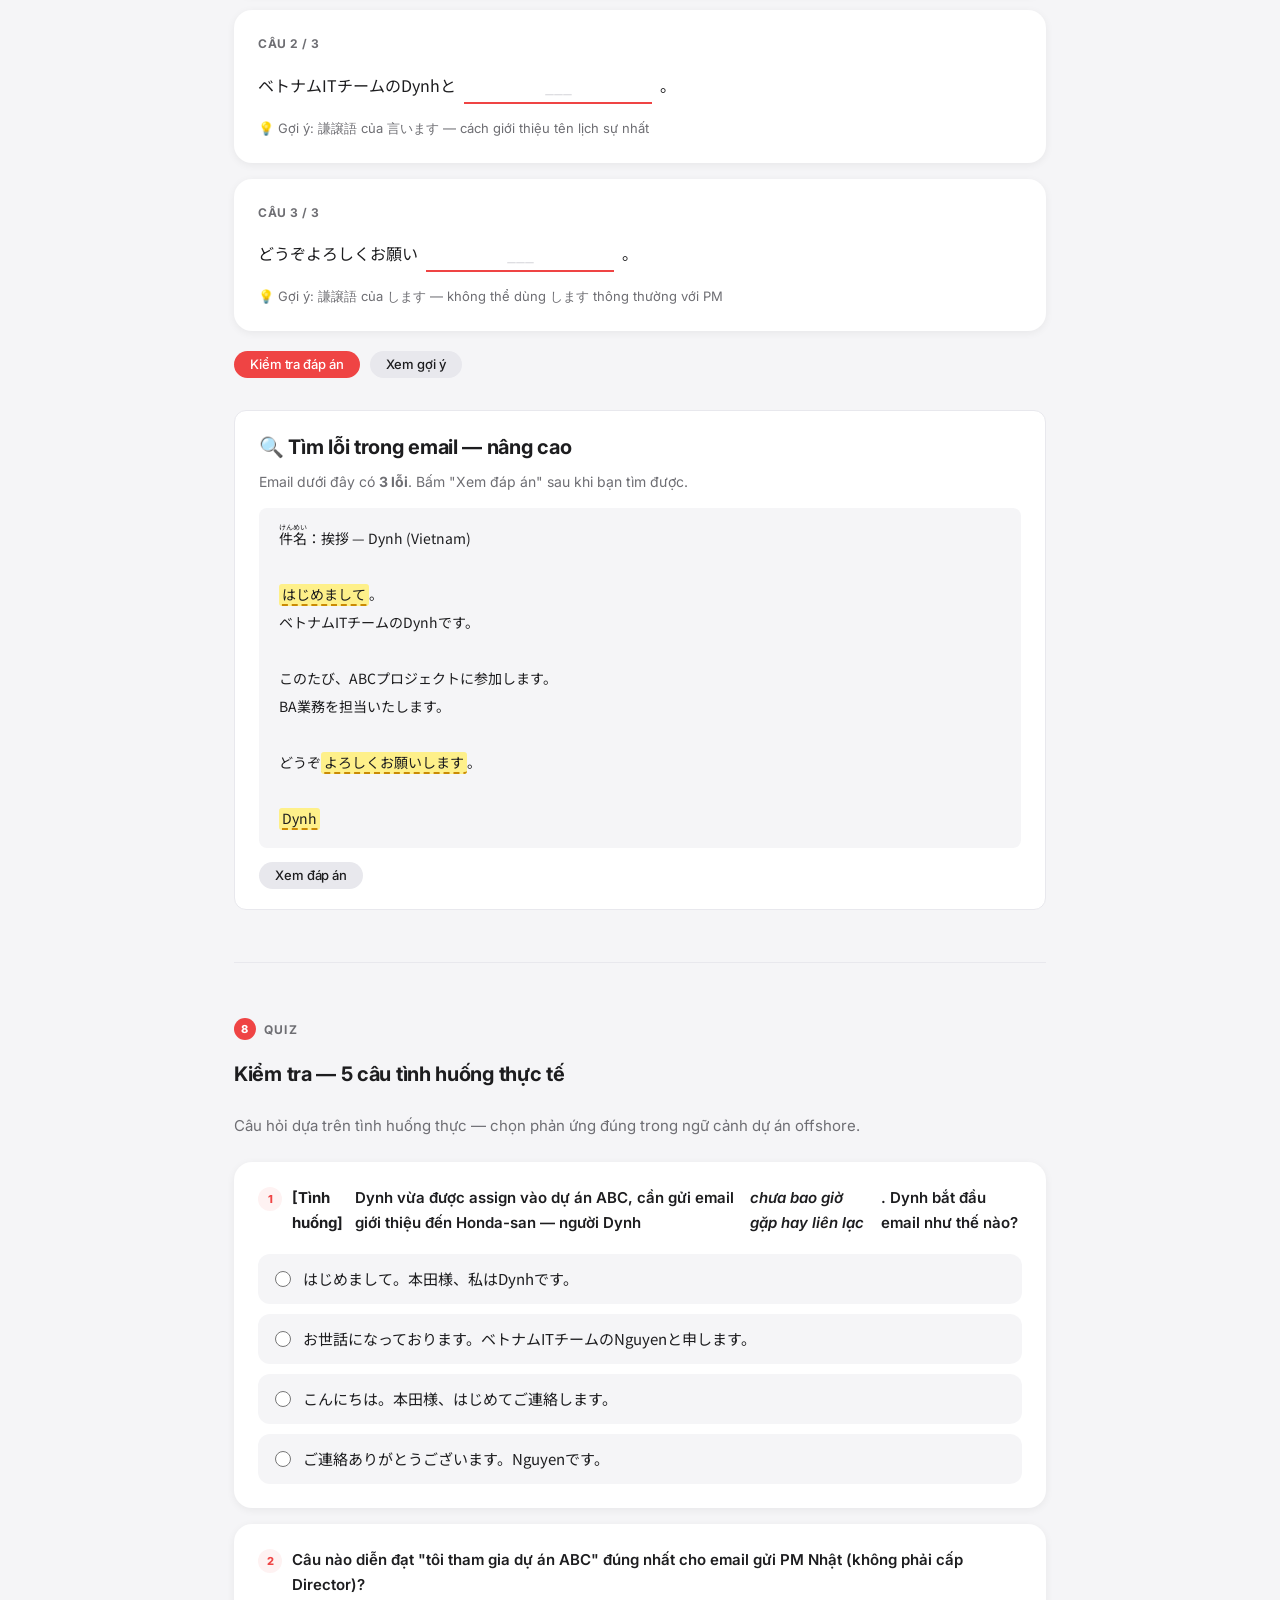
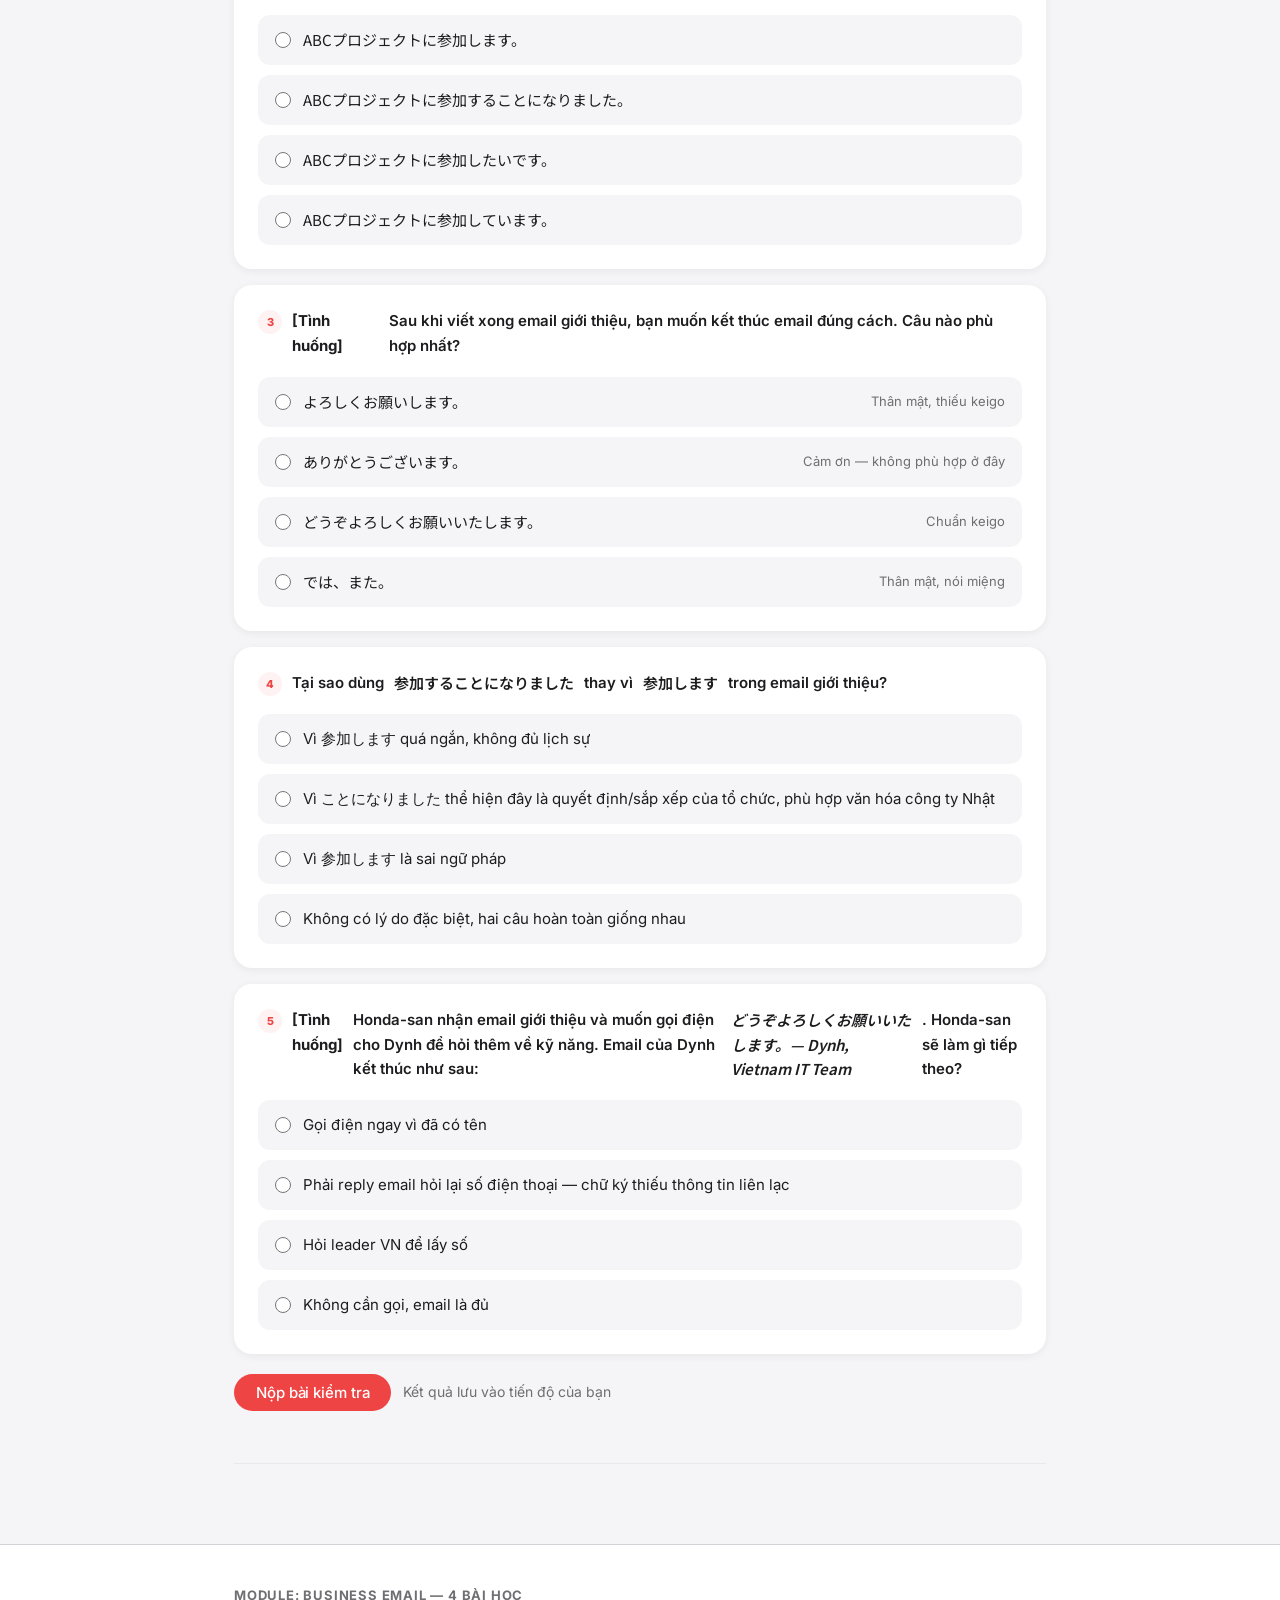
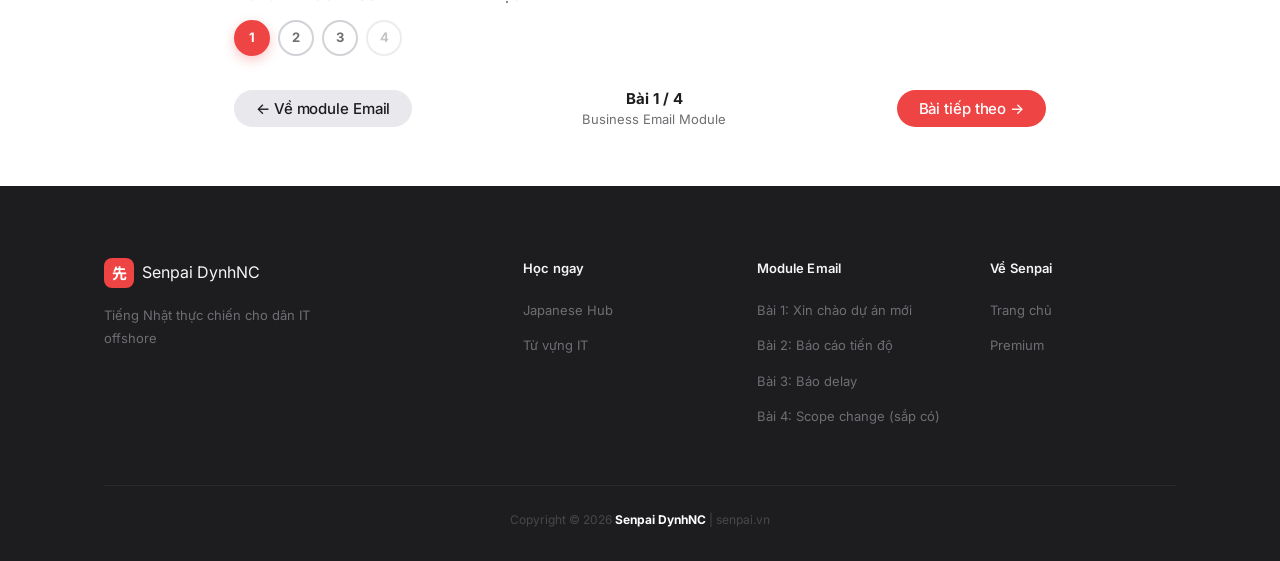
<file: japanese/stage2/email/lesson-01.html>
﻿<!DOCTYPE html>
<html lang="vi" data-theme="light">
<head>
  <meta charset="UTF-8">
  <meta name="viewport" content="width=device-width, initial-scale=1.0">
  <title>Bài 1: Xin chào khi vào dự án mới — Senpai</title>
  <meta name="description" content="Học cách viết email giới thiệu bản thân đúng chuẩn khi join dự án Nhật. Keigo matrix, lỗi thường gặp của người Việt, email mẫu thực chiến.">
  <link rel="preconnect" href="https://fonts.googleapis.com">
  <link rel="preconnect" href="https://fonts.gstatic.com" crossorigin>
  <link href="https://fonts.googleapis.com/css2?family=Inter:wght@300;400;500;600;700;800&family=Noto+Sans+JP:wght@300;400;500;700&display=swap" rel="stylesheet">
  <link rel="stylesheet" href="../../../assets/css/main.css">
  <link rel="stylesheet" href="../../../assets/css/components.css">
  <link rel="stylesheet" href="../../../assets/css/lesson.css">
  <style>
    /* ── Keigo matrix ── */
    .keigo-matrix { margin-top: 24px; }
    .keigo-table { width: 100%; border-collapse: collapse; font-size: 0.875rem; border-radius: 10px; overflow: hidden; border: 1px solid var(--color-border-light, #E2E8F0); }
    .keigo-table th { background: var(--color-background, #F8FAFC); padding: 10px 14px; text-align: left; font-weight: 600; color: var(--color-text-muted); font-size: 0.8125rem; border-bottom: 1px solid var(--color-border-light, #E2E8F0); }
    .keigo-table td { padding: 13px 14px; border-bottom: 1px solid var(--color-border-light, #E2E8F0); vertical-align: top; line-height: 1.6; }
    .keigo-table tr:last-child td { border-bottom: none; }
    .keigo-table td:first-child { white-space: nowrap; }
    .level-badge { display: inline-block; padding: 3px 10px; border-radius: 999px; font-size: 0.75rem; font-weight: 700; white-space: nowrap; }
    .level-badge--casual { background: #F1F5F9; color: #475569; }
    .level-badge--formal { background: #EEF2FF; color: #4338CA; }
    .level-badge--keigo  { background: #FEF2F2; color: #B91C1C; }
    .keigo-table td .jp-text { font-family: 'Noto Sans JP', sans-serif; font-size: 0.9rem; display: block; margin-bottom: 3px; }
    .keigo-table td .vn-text { font-size: 0.8125rem; color: var(--color-text-muted); }

    /* ── Senpai warning ── */
    .senpai-warn { background: #FFFBEB; border: 1.5px solid #FDE68A; border-radius: 12px; padding: 20px 24px; margin-top: 24px; }
    [data-theme="dark"] .senpai-warn { background: rgba(253,230,138,0.08); border-color: rgba(253,230,138,0.3); }
    .senpai-warn__head { font-weight: 700; color: #92400E; margin-bottom: 16px; font-size: 0.9375rem; display: flex; align-items: center; gap: 8px; }
    [data-theme="dark"] .senpai-warn__head { color: #FCD34D; }
    .senpai-warn__item { margin-bottom: 20px; padding-bottom: 20px; border-bottom: 1px solid #FDE68A; }
    [data-theme="dark"] .senpai-warn__item { border-color: rgba(253,230,138,0.2); }
    .senpai-warn__item:last-child { margin-bottom: 0; padding-bottom: 0; border-bottom: none; }
    .sw-label { font-size: 0.8125rem; font-weight: 600; margin-bottom: 4px; }
    .sw-wrong { background: #FEE2E2; border-radius: 6px; padding: 8px 12px; font-family: 'Noto Sans JP', sans-serif; font-size: 0.875rem; margin-bottom: 6px; color: #991B1B; }
    .sw-right  { background: #D1FAE5; border-radius: 6px; padding: 8px 12px; font-family: 'Noto Sans JP', sans-serif; font-size: 0.875rem; margin-bottom: 8px; color: #065F46; }
    .sw-explain { font-size: 0.8125rem; color: #78350F; line-height: 1.65; }
    [data-theme="dark"] .sw-explain { color: #D97706; }

    /* ── Email compare (bad vs good) ── */
    .email-compare { display: grid; grid-template-columns: 1fr 1fr; gap: 16px; margin-top: 20px; }
    @media (max-width: 680px) { .email-compare { grid-template-columns: 1fr; } }
    .email-compare__col { border-radius: 10px; overflow: hidden; }
    .email-compare__col--bad  { border: 1.5px solid #FECACA; }
    .email-compare__col--good { border: 1.5px solid #A7F3D0; }
    .email-compare__lbl { padding: 8px 14px; font-size: 0.8125rem; font-weight: 700; }
    .email-compare__col--bad  .email-compare__lbl { background: #FEE2E2; color: #991B1B; }
    .email-compare__col--good .email-compare__lbl { background: #D1FAE5; color: #065F46; }
    .email-compare__body { padding: 14px 16px; font-family: 'Noto Sans JP', sans-serif; font-size: 0.82rem; line-height: 1.9; background: var(--color-surface); }

    /* ── Context guide ── */
    .context-guide { margin-top: 20px; border: 1px solid var(--color-border-light, #E2E8F0); border-radius: 10px; overflow: hidden; }
    .context-guide__row { display: flex; gap: 14px; padding: 13px 16px; border-bottom: 1px solid var(--color-border-light, #E2E8F0); font-size: 0.875rem; }
    .context-guide__row:last-child { border-bottom: none; }
    .context-guide__icon { font-size: 1.2rem; flex-shrink: 0; padding-top: 1px; }
    .context-guide__text strong { display: block; margin-bottom: 2px; }
    .context-guide__text span { color: var(--color-text-muted); font-size: 0.8125rem; }

    /* ── Subject breakdown ── */
    .subject-breakdown { background: var(--color-background, #F8FAFC); border-radius: 10px; padding: 16px 20px; margin-top: 16px; font-size: 0.875rem; }
    .subject-breakdown__label { font-weight: 600; margin-bottom: 10px; color: var(--color-text-muted); font-size: 0.8125rem; }
    .subject-part { display: flex; align-items: flex-start; gap: 10px; margin-bottom: 8px; }
    .subject-part:last-child { margin-bottom: 0; }
    .subject-part__tag { background: var(--color-primary, #EF4444); color: #fff; font-size: 0.7rem; font-weight: 700; padding: 2px 7px; border-radius: 4px; white-space: nowrap; flex-shrink: 0; margin-top: 2px; }
    .subject-part__text strong { font-family: 'Noto Sans JP', sans-serif; display: block; }
    .subject-part__text span { color: var(--color-text-muted); font-size: 0.8125rem; }

    /* ── Spot-the-mistake ── */
    .mistake-exercise { background: var(--color-surface); border: 1px solid var(--color-border-light, #E2E8F0); border-radius: 12px; padding: 20px 24px; margin-top: 24px; }
    .mistake-exercise__intro { font-size: 0.875rem; color: var(--color-text-muted); margin-bottom: 14px; }
    .mistake-email-raw { font-family: 'Noto Sans JP', sans-serif; font-size: 0.875rem; line-height: 2; background: var(--color-background, #F8FAFC); border-radius: 8px; padding: 16px 20px; }
    .mistake-word { background: #FEF08A; border-radius: 3px; cursor: pointer; padding: 0 3px; border-bottom: 2px dashed #CA8A04; }
    .mistake-word:hover { background: #FDE047; }
    .mistake-answers { margin-top: 16px; display: none; }
    .mistake-answers.show { display: block; }
    .mistake-answer-item { display: flex; gap: 10px; margin-bottom: 10px; font-size: 0.875rem; }
    .mistake-answer-item .num { background: var(--color-primary, #EF4444); color: #fff; border-radius: 50%; width: 20px; height: 20px; display: flex; align-items: center; justify-content: center; font-size: 0.7rem; font-weight: 700; flex-shrink: 0; margin-top: 1px; }

    /* ── Quiz feedback ── */
    .quiz-feedback { display: none; margin-top: 8px; padding: 8px 12px; border-radius: 6px; font-size: 0.8125rem; line-height: 1.5; }
    .quiz-feedback.correct { background: #D1FAE5; color: #065F46; display: block; }
    .quiz-feedback.wrong   { background: #FEE2E2; color: #991B1B; display: block; }
    .quiz-option input:checked ~ .quiz-option__jp { font-weight: 600; }
  </style>
</head>
<body>

<!-- ── NAVBAR ── -->
<nav class="navbar">
  <div class="container">
    <a href="../../../index.html" class="navbar__brand">
      <span class="brand-icon">先</span>
      <span class="brand-name">Senpai DynhNC</span>
    </a>
    <ul class="navbar__links">
      <li><a href="../../index.html" class="link--cta">🇯🇵 Học ngay</a></li>
      <li><a href="../../vocabulary/index.html">🔤 Từ vựng</a></li>
      <li><a href="#">📚 Resources</a></li>
      <li><a href="#" class="link--premium">🔒 Premium</a></li>
    </ul>
    <div class="navbar__right">
      <button class="theme-toggle" aria-label="Đổi giao diện">
        <span class="toggle-track">
          <span class="toggle-sun">☀️</span>
          <span class="toggle-moon">🌙</span>
          <span class="toggle-thumb"></span>
        </span>
      </button>
    </div>
    <button class="navbar__toggle" aria-label="Menu">☰</button>
  </div>
</nav>

<!-- ── LESSON HEADER ── -->
<div class="lesson-header">
  <div class="lesson-wrapper">
    <nav class="breadcrumb" aria-label="Breadcrumb">
      <a href="../../../index.html">Senpai</a>
      <span class="breadcrumb__sep">›</span>
      <a href="../../index.html">Japanese Hub</a>
      <span class="breadcrumb__sep">›</span>
      <a href="../index.html">Stage 2</a>
      <span class="breadcrumb__sep">›</span>
      <a href="index.html">Email</a>
      <span class="breadcrumb__sep">›</span>
      <span class="breadcrumb__current">Bài 1</span>
    </nav>

    <div class="lesson-meta">
      <span class="badge badge--free">Miễn phí</span>
      <span class="badge badge--new">📧 Email</span>
      <span style="font-size:0.8125rem; color: var(--color-text-muted);">⏱ ~20 phút</span>
    </div>

    <h1>Bài 1: Xin chào khi vào dự án mới</h1>
    <p class="lesson-header__sub">
      Email đầu tiên với khách Nhật quyết định ấn tượng cả dự án — 1 lỗi nhỏ đủ để bị gán nhãn "thiếu chuyên nghiệp" từ ngày đầu.
    </p>

    <div class="lesson-progress-row">
      <span class="lesson-progress-label">Tiến độ bài học</span>
      <div class="progress-bar">
        <div class="progress-bar__fill" id="lesson-progress-bar" style="width: 0%"></div>
      </div>
      <span class="lesson-progress-pct" id="lesson-progress-pct">0%</span>
    </div>
  </div>
</div>

<!-- ── LESSON BODY ── -->
<main class="lesson-body">
  <div class="lesson-wrapper">

    <!-- ════ SECTION 1: SITUATION ════ -->
    <div class="ls" id="ls-1">
      <div class="ls__label">
        <span class="ls__num">1</span>
        Tình huống
      </div>
      <div class="situation-card reveal">
        <div class="situation-tag">📋 Offshore IT · Ngày đầu tiên join dự án · 9:00 AM</div>
        <h2>Dynh vừa được assign vào dự án ABC — Honda-san đang chờ email giới thiệu</h2>
        <p>
          Ông Chơn vừa Slack: <em>"Dynh ơi, em join dự án ABC từ hôm nay. Email giới thiệu cho Honda-san nhé, họ đang chờ."</em>
          Honda Yuta là trưởng phòng bên Nhật — nghiêm túc, khó tính, biết ngay khi đọc email đầu tiên: team VN này có chuyên nghiệp không.
          Yamaura-san (cấp dưới Honda) sẽ là đối tác trực tiếp, nhưng email đầu tiên phải gửi cho Honda-san.
        </p>
        <p style="margin-top: 8px; font-size: 0.9rem; color: var(--color-text-muted);">
          Dynh có 30 phút để viết email giới thiệu — đúng format, đúng keigo, đúng thông tin.
          Sau bài này, bạn biết chính xác phải viết gì.
        </p>
        <div class="situation-actors">
          <div class="actor-chip">
            <span class="actor-chip__role">Dynh</span>
            Developer / BA / Comtor VN (bên A)
          </div>
          <div class="actor-chip">
            <span class="actor-chip__role">Người nhận</span>
            Honda Yuta — 本田雄太 (Trưởng phòng client)
          </div>
          <div class="actor-chip">
            <span class="actor-chip__role">Dự án</span>
            ABC System — Tokyo
          </div>
          <div class="actor-chip">
            <span class="actor-chip__role">Deadline</span>
            Trước buổi kickoff 10:30 AM
          </div>
        </div>
      </div>
    </div>

    <!-- ════ SECTION 2: VIDEO ════ -->
    <div class="ls" id="ls-2">
      <div class="ls__label">
        <span class="ls__num">2</span>
        Video
      </div>
      <div class="ls__title">Xem tình huống thực tế</div>
      <div class="video-wrap reveal">
        <div class="video-placeholder">
          <div class="video-placeholder__kanji">挨拶</div>
          <div class="video-placeholder__play">▶</div>
          <div class="video-placeholder__text">
            <div class="video-placeholder__title">Video đang được chuẩn bị</div>
            <div class="video-placeholder__sub">So sánh email sai vs đúng — Honda-san phản ứng thế nào với từng loại</div>
          </div>
        </div>
      </div>
    </div>

    <!-- ════ SECTION 3: NOTES ════ -->
    <div class="ls" id="ls-3">
      <div class="ls__label">
        <span class="ls__num">3</span>
        Điểm chính
      </div>
      <div class="ls__title">Công thức email giới thiệu chuẩn Nhật</div>
      <div class="notes-card reveal">
        <div class="notes-card__heading">📝 5 quy tắc không thể bỏ qua</div>
        <ul>
          <li>
            <strong>お世話になっております — luôn mở đầu bằng câu này</strong><br>
            <span style="font-size:0.875rem; color:var(--color-text-muted);">Người Nhật không bao giờ bắt đầu email công việc thẳng vào nội dung. Câu này là "lễ phép tối thiểu" — giống như gõ cửa trước khi vào phòng. Dù chưa gặp nhau bao giờ, vẫn dùng câu này.</span>
          </li>
          <li>
            <strong>〜と申します — giới thiệu tên theo keigo</strong><br>
            <span style="font-size:0.875rem; color:var(--color-text-muted);">申します (moushimasu) là 謙譲語 (khiêm nhường ngữ) của 言います. Nói về bản thân bằng ngôn ngữ khiêm tốn, nói về người kia bằng ngôn ngữ tôn kính — đây là nguyên tắc nền tảng của keigo.</span>
          </li>
          <li>
            <strong>参加することになりました — không phải 参加します</strong><br>
            <span style="font-size:0.875rem; color:var(--color-text-muted);">〜ことになりました có nghĩa là "đã được quyết định / sắp xếp" — thể hiện đây là quyết định từ cấp trên, bạn được giao, không phải tự ý đăng ký. Đúng với văn hóa tổ chức của công ty Nhật.</span>
          </li>
          <li>
            <strong>よろしくお願いいたします — câu kết bắt buộc</strong><br>
            <span style="font-size:0.875rem; color:var(--color-text-muted);">いたします (itashimasu) là 謙譲語 của します — lịch sự hơn よろしくお願いします thông thường. Bỏ dòng này = bị coi là thô lỗ. Thêm どうぞ phía trước cho mềm hơn.</span>
          </li>
          <li>
            <strong>Chữ ký đầy đủ 4 dòng — không được thiếu</strong><br>
            <span style="font-size:0.875rem; color:var(--color-text-muted);">Họ tên (viết cả phiên âm katakana nếu được) · Công ty/Team · Email · Số điện thoại. Người Nhật coi trọng chữ ký vì nó cho thấy bạn nghiêm túc và dễ liên lạc.</span>
          </li>
        </ul>
      </div>

      <!-- Senpai Warning Block -->
      <div class="senpai-warn reveal d1">
        <div class="senpai-warn__head">⚠️ Senpai cảnh báo — 3 lỗi người Việt hay mắc nhất</div>

        <div class="senpai-warn__item">
          <div class="sw-label">Lỗi 1 — Dùng はじめまして trong email</div>
          <div class="sw-wrong">❌ はじめまして。本田様、私はDynhです。</div>
          <div class="sw-right">✅ お世話になっております。本田様、Dynhと申します。</div>
          <div class="sw-explain">
            はじめまして là câu chào <em>gặp mặt trực tiếp lần đầu</em>, không dùng trong email.
            Email luôn dùng お世話になっております — kể cả khi hai người chưa gặp bao giờ.
            Đây là lỗi rất phổ biến vì học tiếng Nhật từ sách thường dạy はじめまして trước.
          </div>
        </div>

        <div class="senpai-warn__item">
          <div class="sw-label">Lỗi 2 — Viết よろしくお願いします thay vì よろしくお願いいたします</div>
          <div class="sw-wrong">❌ どうぞよろしくお願いします。</div>
          <div class="sw-right">✅ どうぞよろしくお願いいたします。</div>
          <div class="sw-explain">
            します vs いたします — khác nhau 1 từ nhưng khác nhau 1 cấp lịch sự.
            いたします là 謙譲語, bắt buộc trong email gửi cho client/PM Nhật.
            します nghe được với đồng nghiệp cùng cấp, không phù hợp với Honda-san.
          </div>
        </div>

        <div class="senpai-warn__item">
          <div class="sw-label">Lỗi 3 — Không nói rõ mình phụ trách gì</div>
          <div class="sw-wrong">❌ ABCプロジェクトに参加することになりました。よろしくお願いいたします。</div>
          <div class="sw-right">✅ ABCプロジェクトに参加することになりました。<br>フロントエンド開発を担当いたします。</div>
          <div class="sw-explain">
            Người Nhật cần biết ngay: bạn là ai, làm gì trong dự án, và có thể liên hệ thế nào.
            Không nói rõ role khiến Honda-san phải hỏi lại — mất thêm một vòng email không cần thiết.
            Luôn thêm 1 câu nói rõ 担当 (phụ trách) của mình.
          </div>
        </div>
      </div>
    </div>

    <!-- ════ SECTION 4: VOCAB ════ -->
    <div class="ls" id="ls-4">
      <div class="ls__label">
        <span class="ls__num">4</span>
        Từ vựng
      </div>
      <div class="ls__title">7 từ/cụm từ cốt lõi — dùng được ngay</div>
      <div class="vocab-grid">

        <div class="vocab-card reveal">
          <div class="vocab-card__top">
            <div class="vocab-card__word">
              <ruby>お世話<rt>おせわ</rt></ruby>になっております
            </div>
            <button class="vocab-card__audio" aria-label="Nghe phát âm">🔊</button>
          </div>
          <div class="vocab-card__reading">O-sewa ni natte orimasu</div>
          <hr class="vocab-card__divider">
          <div class="vocab-card__meaning">Cảm ơn vì luôn quan tâm / Kính chào</div>
          <div class="vocab-card__usage">Câu mở đầu BẮT BUỘC cho mọi email công việc với người Nhật. Dùng kể cả khi email đầu tiên chưa từng gặp.</div>
        </div>

        <div class="vocab-card reveal d1">
          <div class="vocab-card__top">
            <div class="vocab-card__word">
              <ruby>申<rt>もう</rt></ruby>します
            </div>
            <button class="vocab-card__audio" aria-label="Nghe phát âm">🔊</button>
          </div>
          <div class="vocab-card__reading">Moushimasu</div>
          <hr class="vocab-card__divider">
          <div class="vocab-card__meaning">Tôi tên là... (謙譲語 — khiêm nhường ngữ)</div>
          <div class="vocab-card__usage">〜と申します · Lịch sự hơn 〜です và 〜といいます. Khi nói về người khác: おっしゃいます (tôn kính ngữ).</div>
        </div>

        <div class="vocab-card reveal d2">
          <div class="vocab-card__top">
            <div class="vocab-card__word">
              <ruby>参加<rt>さんか</rt></ruby>する
            </div>
            <button class="vocab-card__audio" aria-label="Nghe phát âm">🔊</button>
          </div>
          <div class="vocab-card__reading">Sanka suru</div>
          <hr class="vocab-card__divider">
          <div class="vocab-card__meaning">Tham gia</div>
          <div class="vocab-card__usage">〜プロジェクトに参加することになりました. Không nói 参加します — ことになりました thể hiện được giao nhiệm vụ, phù hợp văn hóa công ty Nhật hơn.</div>
        </div>

        <div class="vocab-card reveal">
          <div class="vocab-card__top">
            <div class="vocab-card__word">
              <ruby>担当<rt>たんとう</rt></ruby>
            </div>
            <button class="vocab-card__audio" aria-label="Nghe phát âm">🔊</button>
          </div>
          <div class="vocab-card__reading">Tantou</div>
          <hr class="vocab-card__divider">
          <div class="vocab-card__meaning">Phụ trách / Người phụ trách</div>
          <div class="vocab-card__usage">〜を担当いたします — tôi phụ trách 〜. Từ này xuất hiện trong hầu hết mọi email giới thiệu dự án.</div>
        </div>

        <div class="vocab-card reveal d1">
          <div class="vocab-card__top">
            <div class="vocab-card__word">
              <ruby>挨拶<rt>あいさつ</rt></ruby>
            </div>
            <button class="vocab-card__audio" aria-label="Nghe phát âm">🔊</button>
          </div>
          <div class="vocab-card__reading">Aisatsu</div>
          <hr class="vocab-card__divider">
          <div class="vocab-card__meaning">Lời chào hỏi / Giới thiệu</div>
          <div class="vocab-card__usage">Subject email: ご挨拶 — [Tên] (Vietnam IT Team). Thêm ご phía trước là tôn kính hóa danh từ.</div>
        </div>

        <div class="vocab-card reveal d2">
          <div class="vocab-card__top">
            <div class="vocab-card__word">
              <ruby>精一杯<rt>せいいっぱい</rt></ruby>
            </div>
            <button class="vocab-card__audio" aria-label="Nghe phát âm">🔊</button>
          </div>
          <div class="vocab-card__reading">Sei-ippai</div>
          <hr class="vocab-card__divider">
          <div class="vocab-card__meaning">Hết sức / Cố gắng hết mình</div>
          <div class="vocab-card__usage">精一杯努力いたします — tôi sẽ cố gắng hết sức. Câu cam kết thường thấy trong email đầu tiên — thể hiện thái độ nghiêm túc.</div>
        </div>

        <div class="vocab-card reveal">
          <div class="vocab-card__top">
            <div class="vocab-card__word">
              <ruby>不明<rt>ふめい</rt></ruby>な<ruby>点<rt>てん</rt></ruby>
            </div>
            <button class="vocab-card__audio" aria-label="Nghe phát âm">🔊</button>
          </div>
          <div class="vocab-card__reading">Fumei na ten</div>
          <hr class="vocab-card__divider">
          <div class="vocab-card__meaning">Điều chưa rõ / Thắc mắc</div>
          <div class="vocab-card__usage">ご不明な点がございましたら、いつでもご連絡ください — nếu có gì chưa rõ, mời liên hệ bất cứ lúc nào. Câu mời liên lạc thể hiện bạn open và sẵn sàng hỗ trợ.</div>
        </div>

      </div>
    </div>

    <!-- ════ SECTION 5: PATTERN ════ -->
    <div class="ls" id="ls-5">
      <div class="ls__label">
        <span class="ls__num">5</span>
        Mẫu câu
      </div>
      <div class="ls__title">Cấu trúc cốt lõi + Bảng keigo so sánh</div>

      <div class="pattern-card reveal">
        <div class="pattern-card__head">📌 Mẫu câu 1 — Thông báo tham gia dự án</div>
        <div class="pattern-card__body">
          <div class="pattern-main">
            このたび、〜<ruby>プロジェクト<rt>ぷろじぇくと</rt></ruby>に<ruby>参加<rt>さんか</rt></ruby>することになりました。
          </div>
          <div class="pattern-reading">Kono tabi, 〜 purojekuto ni sanka suru koto ni narimashita.</div>
          <div class="pattern-meaning">Lần này tôi được tham gia dự án 〜.</div>
          <div style="margin-top: 10px; font-size: 0.8125rem; color: var(--color-text-muted); background: var(--color-background); border-radius: 6px; padding: 10px 12px;">
            <strong>Tại sao dùng このたび?</strong> — Nguyên nghĩa là "lần này / nhân dịp này". Trong email giới thiệu, nó báo hiệu một sự kiện quan trọng vừa xảy ra. Không thể thay bằng 今日は (hôm nay).
          </div>
        </div>
      </div>

      <div class="pattern-card reveal d1">
        <div class="pattern-card__head">📌 Mẫu câu 2 — Nói rõ vai trò</div>
        <div class="pattern-card__body">
          <div class="pattern-main">
            〜を<ruby>担当<rt>たんとう</rt></ruby>いたします。
          </div>
          <div class="pattern-reading">〜 wo tantou itashimasu.</div>
          <div class="pattern-meaning">Tôi sẽ phụ trách 〜.</div>
          <div class="pattern-variants" style="margin-top: 12px;">
            <div class="pattern-variant pattern-variant--formal">
              <span class="pattern-variant__tag">Dev</span>
              <div>
                <div class="pattern-variant__text">フロントエンド開発を担当いたします。</div>
                <div class="pattern-variant__vn">Tôi phụ trách phát triển frontend.</div>
              </div>
            </div>
            <div class="pattern-variant pattern-variant--keigo">
              <span class="pattern-variant__tag">Comtor</span>
              <div>
                <div class="pattern-variant__text">通訳・翻訳業務を担当いたします。</div>
                <div class="pattern-variant__vn">Tôi phụ trách phiên dịch và dịch tài liệu.</div>
              </div>
            </div>
            <div class="pattern-variant pattern-variant--casual">
              <span class="pattern-variant__tag">BA</span>
              <div>
                <div class="pattern-variant__text">要件定義のサポートを担当いたします。</div>
                <div class="pattern-variant__vn">Tôi phụ trách hỗ trợ định nghĩa yêu cầu.</div>
              </div>
            </div>
          </div>
        </div>
      </div>

      <!-- Keigo Matrix -->
      <div class="keigo-matrix reveal d2">
        <div class="ls__title" style="margin-bottom: 12px;">📊 Bảng so sánh độ trang trọng — cùng 1 ý, 3 cấp độ</div>
        <table class="keigo-table">
          <thead>
            <tr>
              <th>Cấp độ</th>
              <th>Câu tiếng Nhật</th>
              <th>Dùng khi</th>
            </tr>
          </thead>
          <tbody>
            <tr>
              <td><span class="level-badge level-badge--casual">Thân mật</span></td>
              <td>
                <span class="jp-text">〜プロジェクトに参加します。</span>
                <span class="vn-text">Tôi sẽ tham gia dự án 〜.</span>
              </td>
              <td style="font-size:0.8125rem; color:var(--color-text-muted);">Email nội bộ, đồng nghiệp VN cùng cấp. <strong style="color:var(--color-primary);">Không dùng với khách Nhật.</strong></td>
            </tr>
            <tr>
              <td><span class="level-badge level-badge--formal">Formal</span></td>
              <td>
                <span class="jp-text">〜プロジェクトに参加することになりました。</span>
                <span class="vn-text">Tôi được tham gia dự án 〜.</span>
              </td>
              <td style="font-size:0.8125rem; color:var(--color-text-muted);">Email giới thiệu chuẩn cho PM Nhật. Dùng được cho hầu hết tình huống offshore.</td>
            </tr>
            <tr>
              <td><span class="level-badge level-badge--keigo">Keigo</span></td>
              <td>
                <span class="jp-text">〜プロジェクトを担当させていただくことになりました。</span>
                <span class="vn-text">Tôi được giao phụ trách dự án 〜 (rất khiêm tốn).</span>
              </td>
              <td style="font-size:0.8125rem; color:var(--color-text-muted);">Email cho client cấp cao (Director, VP). PM lần đầu contact chính thức. Khi muốn gây ấn tượng mạnh.</td>
            </tr>
          </tbody>
        </table>
      </div>

      <!-- Context Guide -->
      <div class="context-guide reveal">
        <div class="context-guide__row" style="background: var(--color-background);">
          <div class="context-guide__icon">🎯</div>
          <div class="context-guide__text">
            <strong>Chọn cấp độ nào?</strong>
            <span>Không biết thì chọn Formal — an toàn nhất, đúng cho 90% tình huống offshore. Chỉ leo lên Keigo khi biết rõ người nhận là cấp cao.</span>
          </div>
        </div>
        <div class="context-guide__row">
          <div class="context-guide__icon">⚡</div>
          <div class="context-guide__text">
            <strong>させていただく — dùng đúng sẽ rất ấn tượng, dùng sai sẽ nghe buồn cười</strong>
            <span>させていただく ngụ ý "được phép làm X nhờ sự cho phép của bạn". Chỉ dùng khi thực sự có mối quan hệ trên-dưới rõ ràng. Nhiều người Nhật trẻ cũng lạm dụng từ này — không phải cứ keigo là tốt.</span>
          </div>
        </div>
        <div class="context-guide__row">
          <div class="context-guide__icon">📧</div>
          <div class="context-guide__text">
            <strong>Reply email vs email mới hoàn toàn</strong>
            <span>Nếu reply email của Honda-san: bắt đầu bằng ご連絡ありがとうございます. Nếu email đầu tiên do mình tạo: bắt đầu bằng お世話になっております.</span>
          </div>
        </div>
      </div>
    </div>

    <!-- ════ SECTION 6: EXAMPLE ════ -->
    <div class="ls" id="ls-6">
      <div class="ls__label">
        <span class="ls__num">6</span>
        Email mẫu
      </div>
      <div class="ls__title">Sai vs Đúng — và email hoàn chỉnh</div>

      <!-- Bad vs Good comparison -->
      <div class="email-compare reveal">
        <div class="email-compare__col email-compare__col--bad">
          <div class="email-compare__lbl">❌ Email người mới thường viết</div>
          <div class="email-compare__body">
            はじめまして。<br>
            私はDynhです。<br>
            ABCプロジェクトに参加します。<br>
            よろしくお願いします。<br>
            <br>
            Dynh<br>
            Vietnam Team
          </div>
        </div>
        <div class="email-compare__col email-compare__col--good">
          <div class="email-compare__lbl">✅ Email chuẩn chuyên nghiệp</div>
          <div class="email-compare__body">
            お世話になっております。<br>
            ベトナムITチームのDynhと申します。<br>
            <br>
            このたび、ABCプロジェクトに参加することになりました。フロントエンド開発を担当いたします。<br>
            <br>
            どうぞよろしくお願いいたします。<br>
            <br>
            ━━━━━━━<br>
            Dynh (Nguyễn Duy Dynh)<br>
            Vietnam IT Team / Developer<br>
            dynh@vietnam-it.com
          </div>
        </div>
      </div>

      <!-- Subject line breakdown -->
      <div class="subject-breakdown reveal d1">
        <div class="subject-breakdown__label">📌 TIÊU ĐỀ EMAIL — cách viết đúng</div>
        <div class="subject-part">
          <div class="subject-part__tag">Kính ngữ</div>
          <div class="subject-part__text">
            <strong>ご挨拶</strong>
            <span>ご là tiền tố tôn kính hóa. ご挨拶 = lời chào hỏi trân trọng. Không viết 挨拶 không có ご.</span>
          </div>
        </div>
        <div class="subject-part">
          <div class="subject-part__tag">Phân cách</div>
          <div class="subject-part__text">
            <strong>— (dấu gạch ngang)</strong>
            <span>Ngăn cách phần tiêu đề với tên bạn. Dấu gạch ngang em dash (—) hoặc ｜ đều được.</span>
          </div>
        </div>
        <div class="subject-part">
          <div class="subject-part__tag">Tên</div>
          <div class="subject-part__text">
            <strong>Dynh（Vietnam IT Team）</strong>
            <span>Họ tên + tên team trong ngoặc. Honda-san nhìn vào là biết ngay email từ ai, từ đâu.</span>
          </div>
        </div>
        <div style="margin-top: 12px; background: var(--color-surface); border-radius: 6px; padding: 10px 14px; font-size: 0.875rem;">
          <strong>Subject hoàn chỉnh:</strong> <span style="font-family: 'Noto Sans JP', sans-serif;">ご挨拶 — Dynh（Vietnam IT Team）</span>
        </div>
      </div>

      <!-- Full annotated email -->
      <div class="example-email reveal d2" style="margin-top: 24px;">
        <div class="email-topbar">
          <span class="email-dot email-dot--red"></span>
          <span class="email-dot email-dot--yellow"></span>
          <span class="email-dot email-dot--green"></span>
          <span class="email-topbar-label">📧 Email hoàn chỉnh — hover vào từ gạch chân để xem chú thích</span>
        </div>
        <div class="email-fields">
          <div class="email-field">
            <span class="email-field__key">Đến:</span>
            <span class="email-field__val">honda.yuta@abc-project.co.jp</span>
          </div>
          <div class="email-field">
            <span class="email-field__key">CC:</span>
            <span class="email-field__val">yamaura.aya@abc-project.co.jp; chon@vietnam-it.com</span>
          </div>
          <div class="email-field">
            <span class="email-field__key">Tiêu đề:</span>
            <span class="email-field__val" style="font-family: 'Noto Sans JP', sans-serif;">ご挨拶 — Dynh（Vietnam IT Team）</span>
          </div>
        </div>
        <div class="email-body">
<span class="ann" data-note="Câu mở đầu CHUẨN cho mọi email công việc với người Nhật — kể cả khi email đầu tiên chưa gặp bao giờ">お世話になっております。</span>

<span class="ann" data-note="Giới thiệu team trước, tên sau — người Nhật coi team/tổ chức quan trọng hơn cá nhân">ベトナムITチームの</span><span class="ann" data-note="と申します — 謙譲語, lịch sự hơn です và といいます rất nhiều. Đây là cách giới thiệu tên chuẩn keigo">Dynhと申します。</span>

<span class="ann" data-note="このたび — nhân dịp này / lần này. Báo hiệu một sự kiện mới quan trọng">このたび、</span><span class="ann" data-note="参加することになりました — được giao tham gia. Khác với 参加します (tôi sẽ tham gia) — ことになりました thể hiện đây là quyết định của tổ chức">ABCプロジェクトに参加することになりました。</span>
<span class="ann" data-note="担当いたします — phụ trách. いたします là 謙譲語 của します. Luôn nói rõ mình làm gì trong dự án">フロントエンド開発を担当いたします。</span>

<span class="ann" data-note="Câu cam kết — không bắt buộc nhưng ghi điểm tốt với PM Nhật. 精一杯 = hết sức, 努力 = nỗ lực">プロジェクトの成功に向けて精一杯努力いたしますので、</span>
<span class="ann" data-note="どうぞ + よろしくお願いいたします — câu kết BẮT BUỘC. いたします không thể bỏ bớt thành します khi viết cho PM">どうぞよろしくお願いいたします。</span>

<span class="ann" data-note="Mời liên hệ nếu có thắc mắc — thể hiện bạn open và hỗ trợ tích cực. ご不明な点 = điều chưa rõ. ございましたら = nếu có (lịch sự hơn あれば)">ご不明な点がございましたら、いつでもご連絡ください。</span>

━━━━━━━━━━━━━━━━
<span class="ann" data-note="Chữ ký đầy đủ 4 dòng: Tên đầy đủ + phiên âm katakana (optional nhưng được đánh giá cao) · Team · Email · SĐT">Dynh（ズィン）
Vietnam IT Team / BA
Mail: dynh@vietnam-it.com
Tel: +84-xxx-xxx-xxxx</span>
━━━━━━━━━━━━━━━━</div>
      </div>
    </div>

    <!-- ════ SECTION 7: PRACTICE ════ -->
    <div class="ls" id="ls-7">
      <div class="ls__label">
        <span class="ls__num">7</span>
        Luyện tập
      </div>
      <div class="ls__title">Điền vào chỗ trống</div>
      <p class="practice-desc">Hoàn thành các câu bên dưới. Gợi ý có thể xem nếu cần.</p>

      <div class="practice-item reveal">
        <div class="practice-item__num">Câu 1 / 3</div>
        <div class="practice-item__q">
          <span class="jp">ABCプロジェクトに参加する</span>
          <input class="fill-blank" type="text" placeholder="___になりました" data-answer="こと" aria-label="Điền vào chỗ trống">
          <span class="jp">になりました。</span>
        </div>
        <div class="practice-item__hint">💡 Gợi ý: Cụm danh từ hóa động từ — "việc tham gia" được diễn đạt thế nào?</div>
      </div>

      <div class="practice-item reveal d1">
        <div class="practice-item__num">Câu 2 / 3</div>
        <div class="practice-item__q">
          <span class="jp">ベトナムITチームのDynhと</span>
          <input class="fill-blank" type="text" placeholder="___" data-answer="申します" aria-label="Điền vào chỗ trống">
          <span class="jp">。</span>
        </div>
        <div class="practice-item__hint">💡 Gợi ý: 謙譲語 của 言います — cách giới thiệu tên lịch sự nhất</div>
      </div>

      <div class="practice-item reveal d2">
        <div class="practice-item__num">Câu 3 / 3</div>
        <div class="practice-item__q">
          <span class="jp">どうぞよろしくお願い</span>
          <input class="fill-blank" type="text" placeholder="___" data-answer="いたします" aria-label="Điền vào chỗ trống">
          <span class="jp">。</span>
        </div>
        <div class="practice-item__hint">💡 Gợi ý: 謙譲語 của します — không thể dùng します thông thường với PM</div>
      </div>

      <div style="margin-top: 20px; display: flex; gap: 10px; flex-wrap: wrap;">
        <button class="btn btn--primary btn--sm" id="check-blanks">Kiểm tra đáp án</button>
        <button class="btn btn--ghost btn--sm" id="show-hints">Xem gợi ý</button>
      </div>
      <div id="blanks-result" style="display:none; margin-top: 14px;"></div>

      <!-- Spot the Mistake -->
      <div class="mistake-exercise reveal" style="margin-top: 32px;">
        <div class="ls__title" style="margin-bottom: 8px;">🔍 Tìm lỗi trong email — nâng cao</div>
        <div class="mistake-exercise__intro">
          Email dưới đây có <strong>3 lỗi</strong>. Bấm "Xem đáp án" sau khi bạn tìm được.
        </div>
        <div class="mistake-email-raw">
          <ruby>件名<rt>けんめい</rt></ruby>：挨拶 — Dynh (Vietnam)<br><br>
          <span class="mistake-word" title="Lỗi 1">はじめまして</span>。<br>
          ベトナムITチームのDynhです。<br><br>
          このたび、ABCプロジェクトに参加します。<br>
          BA業務を担当いたします。<br><br>
          どうぞ<span class="mistake-word" title="Lỗi 2">よろしくお願いします</span>。<br><br>
          <span class="mistake-word" title="Lỗi 3">Dynh</span>
        </div>
        <div style="margin-top: 14px; display: flex; gap: 10px;">
          <button class="btn btn--ghost btn--sm" id="show-mistakes">Xem đáp án</button>
        </div>
        <div class="mistake-answers" id="mistake-answers">
          <div style="font-weight: 600; margin-bottom: 12px; margin-top: 4px; font-size: 0.875rem;">3 lỗi trong email:</div>
          <div class="mistake-answer-item">
            <div class="num">1</div>
            <div>
              <strong>はじめまして → お世話になっております</strong><br>
              <span style="font-size:0.8125rem; color:var(--color-text-muted);">はじめまして chỉ dùng khi gặp mặt trực tiếp. Email luôn dùng お世話になっております dù là lần đầu liên lạc.</span>
            </div>
          </div>
          <div class="mistake-answer-item">
            <div class="num">2</div>
            <div>
              <strong>よろしくお願いします → よろしくお願いいたします</strong><br>
              <span style="font-size:0.8125rem; color:var(--color-text-muted);">します chỉ đủ với đồng nghiệp cùng cấp. いたします là bắt buộc khi email cho khách Nhật/PM.</span>
            </div>
          </div>
          <div class="mistake-answer-item">
            <div class="num">3</div>
            <div>
              <strong>Chữ ký thiếu thông tin — chỉ có tên</strong><br>
              <span style="font-size:0.8125rem; color:var(--color-text-muted);">Cần đủ: Họ tên + Team/Công ty + Email + SĐT. Chữ ký chỉ có tên bị coi là không chuyên nghiệp.</span>
            </div>
          </div>
          <div class="mistake-answer-item" style="margin-top: 4px;">
            <div class="num" style="background: var(--color-accent);">+</div>
            <div>
              <strong>Bonus — subject thiếu ご</strong><br>
              <span style="font-size:0.8125rem; color:var(--color-text-muted);">挨拶 → ご挨拶. ご là tiền tố tôn kính hóa danh từ — cần có trong tiêu đề email lần đầu gửi cho khách Nhật.</span>
            </div>
          </div>
        </div>
      </div>
    </div>

    <!-- ════ SECTION 8: QUIZ ════ -->
    <div class="ls" id="ls-8">
      <div class="ls__label">
        <span class="ls__num">8</span>
        Quiz
      </div>
      <div class="ls__title">Kiểm tra — 5 câu tình huống thực tế</div>
      <p class="quiz-desc">Câu hỏi dựa trên tình huống thực — chọn phản ứng đúng trong ngữ cảnh dự án offshore.</p>

      <!-- Q1 — Situation based -->
      <div class="quiz-item reveal">
        <div class="quiz-item__q">
          <span class="quiz-item__num">1</span>
          <strong>[Tình huống]</strong> Dynh vừa được assign vào dự án ABC, cần gửi email giới thiệu đến Honda-san — người Dynh <em>chưa bao giờ gặp hay liên lạc</em>. Dynh bắt đầu email như thế nào?
        </div>
        <div class="quiz-options">
          <label class="quiz-option" data-correct="false">
            <input type="radio" name="q1" value="a">
            <span class="quiz-option__jp">はじめまして。本田様、私はDynhです。</span>
          </label>
          <label class="quiz-option" data-correct="true">
            <input type="radio" name="q1" value="b">
            <span class="quiz-option__jp">お世話になっております。ベトナムITチームのNguyenと申します。</span>
          </label>
          <label class="quiz-option" data-correct="false">
            <input type="radio" name="q1" value="c">
            <span class="quiz-option__jp">こんにちは。本田様、はじめてご連絡します。</span>
          </label>
          <label class="quiz-option" data-correct="false">
            <input type="radio" name="q1" value="d">
            <span class="quiz-option__jp">ご連絡ありがとうございます。Nguyenです。</span>
          </label>
        </div>
        <div class="quiz-feedback" id="q1-feedback"></div>
      </div>

      <!-- Q2 — Keigo level -->
      <div class="quiz-item reveal d1">
        <div class="quiz-item__q">
          <span class="quiz-item__num">2</span>
          Câu nào diễn đạt "tôi tham gia dự án ABC" đúng nhất cho email gửi PM Nhật (không phải cấp Director)?
        </div>
        <div class="quiz-options">
          <label class="quiz-option" data-correct="false">
            <input type="radio" name="q2" value="a">
            <span class="quiz-option__jp">ABCプロジェクトに参加します。</span>
          </label>
          <label class="quiz-option" data-correct="true">
            <input type="radio" name="q2" value="b">
            <span class="quiz-option__jp">ABCプロジェクトに参加することになりました。</span>
          </label>
          <label class="quiz-option" data-correct="false">
            <input type="radio" name="q2" value="c">
            <span class="quiz-option__jp">ABCプロジェクトに参加したいです。</span>
          </label>
          <label class="quiz-option" data-correct="false">
            <input type="radio" name="q2" value="d">
            <span class="quiz-option__jp">ABCプロジェクトに参加しています。</span>
          </label>
        </div>
        <div class="quiz-feedback" id="q2-feedback"></div>
      </div>

      <!-- Q3 — Situation based -->
      <div class="quiz-item reveal d2">
        <div class="quiz-item__q">
          <span class="quiz-item__num">3</span>
          <strong>[Tình huống]</strong> Sau khi viết xong email giới thiệu, bạn muốn kết thúc email đúng cách. Câu nào phù hợp nhất?
        </div>
        <div class="quiz-options">
          <label class="quiz-option" data-correct="false">
            <input type="radio" name="q3" value="a">
            <span class="quiz-option__jp">よろしくお願いします。</span>
            <span style="font-size:0.8125rem; color:var(--color-text-muted); margin-left: auto;">Thân mật, thiếu keigo</span>
          </label>
          <label class="quiz-option" data-correct="false">
            <input type="radio" name="q3" value="b">
            <span class="quiz-option__jp">ありがとうございます。</span>
            <span style="font-size:0.8125rem; color:var(--color-text-muted); margin-left: auto;">Cảm ơn — không phù hợp ở đây</span>
          </label>
          <label class="quiz-option" data-correct="true">
            <input type="radio" name="q3" value="c">
            <span class="quiz-option__jp">どうぞよろしくお願いいたします。</span>
            <span style="font-size:0.8125rem; color:var(--color-text-muted); margin-left: auto;">Chuẩn keigo</span>
          </label>
          <label class="quiz-option" data-correct="false">
            <input type="radio" name="q3" value="d">
            <span class="quiz-option__jp">では、また。</span>
            <span style="font-size:0.8125rem; color:var(--color-text-muted); margin-left: auto;">Thân mật, nói miệng</span>
          </label>
        </div>
        <div class="quiz-feedback" id="q3-feedback"></div>
      </div>

      <!-- Q4 — Grammar nuance -->
      <div class="quiz-item reveal">
        <div class="quiz-item__q">
          <span class="quiz-item__num">4</span>
          Tại sao dùng <span style="font-family:'Noto Sans JP',sans-serif;">参加することになりました</span> thay vì <span style="font-family:'Noto Sans JP',sans-serif;">参加します</span> trong email giới thiệu?
        </div>
        <div class="quiz-options">
          <label class="quiz-option" data-correct="false">
            <input type="radio" name="q4" value="a">
            Vì 参加します quá ngắn, không đủ lịch sự
          </label>
          <label class="quiz-option" data-correct="true">
            <input type="radio" name="q4" value="b">
            Vì ことになりました thể hiện đây là quyết định/sắp xếp của tổ chức, phù hợp văn hóa công ty Nhật
          </label>
          <label class="quiz-option" data-correct="false">
            <input type="radio" name="q4" value="c">
            Vì 参加します là sai ngữ pháp
          </label>
          <label class="quiz-option" data-correct="false">
            <input type="radio" name="q4" value="d">
            Không có lý do đặc biệt, hai câu hoàn toàn giống nhau
          </label>
        </div>
        <div class="quiz-feedback" id="q4-feedback"></div>
      </div>

      <!-- Q5 — Signature -->
      <div class="quiz-item reveal d1">
        <div class="quiz-item__q">
          <span class="quiz-item__num">5</span>
          <strong>[Tình huống]</strong> Honda-san nhận email giới thiệu và muốn gọi điện cho Dynh để hỏi thêm về kỹ năng. Email của Dynh kết thúc như sau: <em style="font-family:'Noto Sans JP',sans-serif;">どうぞよろしくお願いいたします。— Dynh, Vietnam IT Team</em>. Honda-san sẽ làm gì tiếp theo?
        </div>
        <div class="quiz-options">
          <label class="quiz-option" data-correct="false">
            <input type="radio" name="q5" value="a">
            Gọi điện ngay vì đã có tên
          </label>
          <label class="quiz-option" data-correct="true">
            <input type="radio" name="q5" value="b">
            Phải reply email hỏi lại số điện thoại — chữ ký thiếu thông tin liên lạc
          </label>
          <label class="quiz-option" data-correct="false">
            <input type="radio" name="q5" value="c">
            Hỏi leader VN để lấy số
          </label>
          <label class="quiz-option" data-correct="false">
            <input type="radio" name="q5" value="d">
            Không cần gọi, email là đủ
          </label>
        </div>
        <div class="quiz-feedback" id="q5-feedback"></div>
      </div>

      <div style="margin-top: 20px; display: flex; gap: 12px; align-items: center; flex-wrap: wrap;">
        <button class="btn btn--primary" id="quiz-submit">Nộp bài kiểm tra</button>
        <button class="btn btn--ghost" id="quiz-retry" style="display:none;">Làm lại</button>
        <span style="font-size:0.875rem; color:var(--color-text-muted);">Kết quả lưu vào tiến độ của bạn</span>
      </div>
      <div id="quiz-result" style="display:none; margin-top: 16px;"></div>
    </div>

    <!-- ════ SECTION 9: NAV ════ -->
    <div id="ls-9"></div>
  </div><!-- /lesson-wrapper -->
</main>

<!-- ── LESSON NAVIGATION ── -->
<nav class="lesson-nav" aria-label="Điều hướng bài học">
  <div class="lesson-wrapper">
    <div class="lesson-nav__module-label">Module: Business Email — 4 bài học</div>
    <div class="lesson-dots">
      <a href="lesson-01.html" class="lesson-dot lesson-dot--active" title="Bài 1: Xin chào khi vào dự án mới">1</a>
      <a href="lesson-02.html" class="lesson-dot" title="Bài 2: Báo cáo tiến độ hàng tuần">2</a>
      <a href="lesson-03.html" class="lesson-dot" title="Bài 3: Báo delay — xin lỗi + giải pháp">3</a>
      <span class="lesson-dot lesson-dot--locked" title="Chưa mở">4</span>
    </div>
    <div class="lesson-nav__btns">
      <a href="index.html" class="btn btn--ghost">← Về module Email</a>
      <div class="lesson-nav__center">
        <strong>Bài 1 / 4</strong>
        Business Email Module
      </div>
      <a href="lesson-02.html" class="btn btn--primary">Bài tiếp theo →</a>
    </div>
  </div>
</nav>

<!-- ── FOOTER ── -->
<footer class="footer">
  <div class="container">
    <div class="footer__grid">
      <div class="footer__brand">
        <div class="footer__logo">
          <span class="brand-icon">先</span>
          <span class="brand-name">Senpai DynhNC</span>
        </div>
        <p class="footer__tagline">Tiếng Nhật thực chiến cho dân IT offshore</p>
      </div>
      <div class="footer__links">
        <h4>Học ngay</h4>
        <ul>
          <li><a href="../../index.html">Japanese Hub</a></li>
          <li><a href="../../vocabulary/index.html">Từ vựng IT</a></li>
        </ul>
      </div>
      <div class="footer__links">
        <h4>Module Email</h4>
        <ul>
          <li><a href="lesson-01.html">Bài 1: Xin chào dự án mới</a></li>
          <li><a href="lesson-02.html">Bài 2: Báo cáo tiến độ</a></li>
          <li><a href="lesson-03.html">Bài 3: Báo delay</a></li>
          <li><a href="index.html">Bài 4: Scope change (sắp có)</a></li>
        </ul>
      </div>
      <div class="footer__links">
        <h4>Về Senpai</h4>
        <ul>
          <li><a href="../../../index.html">Trang chủ</a></li>
          <li><a href="#">Premium</a></li>
        </ul>
      </div>
    </div>
    <div class="footer__bottom">
      <p>Copyright © 2026 <strong style="color:#fff">Senpai DynhNC</strong> | senpai.vn</p>
    </div>
  </div>
</footer>

<script src="../../../assets/js/theme.js"></script>
<script src="../../../assets/js/progress.js"></script>
<script>
// ── Quiz answers
const QUIZ_ANSWERS = { q1: 'b', q2: 'b', q3: 'c', q4: 'b', q5: 'b' };
const QUIZ_EXPLAIN = {
  q1: { correct: 'Đúng! お世話になっております là câu mở đầu chuẩn cho mọi email công việc, kể cả email đầu tiên chưa gặp.', wrong: 'Sai. はじめまして chỉ dùng khi gặp mặt trực tiếp. Email đầu tiên với khách Nhật luôn dùng お世話になっております.' },
  q2: { correct: 'Đúng! ことになりました thể hiện đây là quyết định của tổ chức — phù hợp với văn hóa công ty Nhật hơn 参加します.', wrong: 'Sai. 参加することになりました là chuẩn — ことになりました ngụ ý "được giao/được sắp xếp", phù hợp hơn trong môi trường công ty Nhật.' },
  q3: { correct: 'Đúng! どうぞよろしくお願いいたします — câu kết chuẩn keigo, bắt buộc trong email gửi cho khách Nhật.', wrong: 'Sai. Câu kết chuẩn phải là どうぞよろしくお願いいたします — いたします là keigo bắt buộc, không thể dùng します.' },
  q4: { correct: 'Đúng! ことになりました thể hiện đây là kết quả của quyết định tổ chức, không phải ý muốn cá nhân — phù hợp văn hóa Nhật coi tổ chức trên cá nhân.', wrong: 'Sai. Lý do chính: ことになりました thể hiện đây là quyết định của tổ chức, không phải cá nhân tự quyết — điều này phù hợp với văn hóa công ty Nhật.' },
  q5: { correct: 'Đúng! Chữ ký thiếu số điện thoại buộc Honda-san phải hỏi lại — mất thêm 1 vòng email, gây ấn tượng không tốt ngay từ đầu.', wrong: 'Sai. Chữ ký thiếu số điện thoại. Honda-san muốn gọi nhưng không có số — phải reply hỏi lại. Đây chính là vấn đề của chữ ký không đầy đủ.' }
};

document.getElementById('quiz-submit').addEventListener('click', function() {
  let score = 0;
  let answered = 0;
  Object.keys(QUIZ_ANSWERS).forEach(q => {
    const selected = document.querySelector(`input[name="${q}"]:checked`);
    const fb = document.getElementById(`${q}-feedback`);
    if (!selected) return;
    answered++;
    const correct = selected.value === QUIZ_ANSWERS[q];
    if (correct) score++;
    fb.textContent = correct ? '✅ ' + QUIZ_EXPLAIN[q].correct : '❌ ' + QUIZ_EXPLAIN[q].wrong;
    fb.className = 'quiz-feedback ' + (correct ? 'correct' : 'wrong');
    // Mark options
    document.querySelectorAll(`input[name="${q}"]`).forEach(inp => {
      const lbl = inp.closest('.quiz-option');
      if (inp.value === QUIZ_ANSWERS[q]) lbl.style.borderColor = '#10B981';
      else if (inp.checked) lbl.style.borderColor = '#EF4444';
    });
  });
  if (answered < 5) {
    alert('Vui lòng trả lời tất cả 5 câu trước khi nộp bài.');
    return;
  }
  const pct = Math.round(score / 5 * 100);
  const result = document.getElementById('quiz-result');
  result.style.display = 'block';
  result.innerHTML = `
    <div style="background:${pct >= 80 ? '#D1FAE5' : '#FEF2F2'}; border-radius:10px; padding:16px 20px;">
      <div style="font-size:1.5rem; font-weight:800; color:${pct >= 80 ? '#065F46' : '#991B1B'};">${score}/5 — ${pct}%</div>
      <div style="margin-top:4px; font-size:0.875rem; color:${pct >= 80 ? '#065F46' : '#991B1B'};">
        ${pct >= 100 ? 'Hoàn hảo! Bạn đã nắm vững email giới thiệu chuẩn Nhật.' : pct >= 80 ? 'Tốt lắm! Xem lại những câu sai để nắm chắc hơn.' : 'Cần ôn lại — đọc kỹ phần Senpai cảnh báo và bảng Keigo matrix.'}
      </div>
    </div>`;
  if (typeof markLessonComplete === 'function' && pct >= 80) markLessonComplete('s2-email-01');
  if (typeof saveQuizScore === 'function') saveQuizScore('s2-email-01', pct);
  document.getElementById('quiz-retry').style.display = 'inline-flex';
  // Update progress bar
  const bar = document.getElementById('lesson-progress-bar');
  const pctEl = document.getElementById('lesson-progress-pct');
  if (bar) bar.style.width = '100%';
  if (pctEl) pctEl.textContent = '100%';
});

document.getElementById('quiz-retry').addEventListener('click', function() {
  Object.keys(QUIZ_ANSWERS).forEach(q => {
    document.querySelectorAll(`input[name="${q}"]`).forEach(inp => {
      inp.checked = false;
      inp.closest('.quiz-option').style.borderColor = '';
    });
    const fb = document.getElementById(`${q}-feedback`);
    fb.className = 'quiz-feedback';
    fb.textContent = '';
  });
  document.getElementById('quiz-result').style.display = 'none';
  this.style.display = 'none';
});

// ── Fill-in-blank check
document.getElementById('check-blanks').addEventListener('click', function() {
  const items = document.querySelectorAll('.practice-item input.fill-blank');
  let correct = 0;
  items.forEach(inp => {
    const ans = (inp.dataset.answer || '').toLowerCase().trim();
    const val = inp.value.toLowerCase().trim();
    if (val === ans) { inp.style.borderColor = '#10B981'; correct++; }
    else { inp.style.borderColor = '#EF4444'; }
  });
  const result = document.getElementById('blanks-result');
  result.style.display = 'block';
  result.innerHTML = `<div style="font-size:0.875rem; color:${correct === items.length ? '#065F46' : '#92400E'}; background:${correct === items.length ? '#D1FAE5' : '#FFFBEB'}; border-radius:8px; padding:10px 14px;">${correct === items.length ? '✅ Tất cả đúng!' : `${correct}/${items.length} đúng — đáp án: こと / 申します / いたします`}</div>`;
});

document.getElementById('show-hints').addEventListener('click', function() {
  document.querySelectorAll('.practice-item .practice-item__hint').forEach(h => h.style.display = 'block');
});

// ── Spot the mistake
document.getElementById('show-mistakes').addEventListener('click', function() {
  document.getElementById('mistake-answers').classList.add('show');
  this.style.display = 'none';
});
</script>
</body>
</html>
</file>
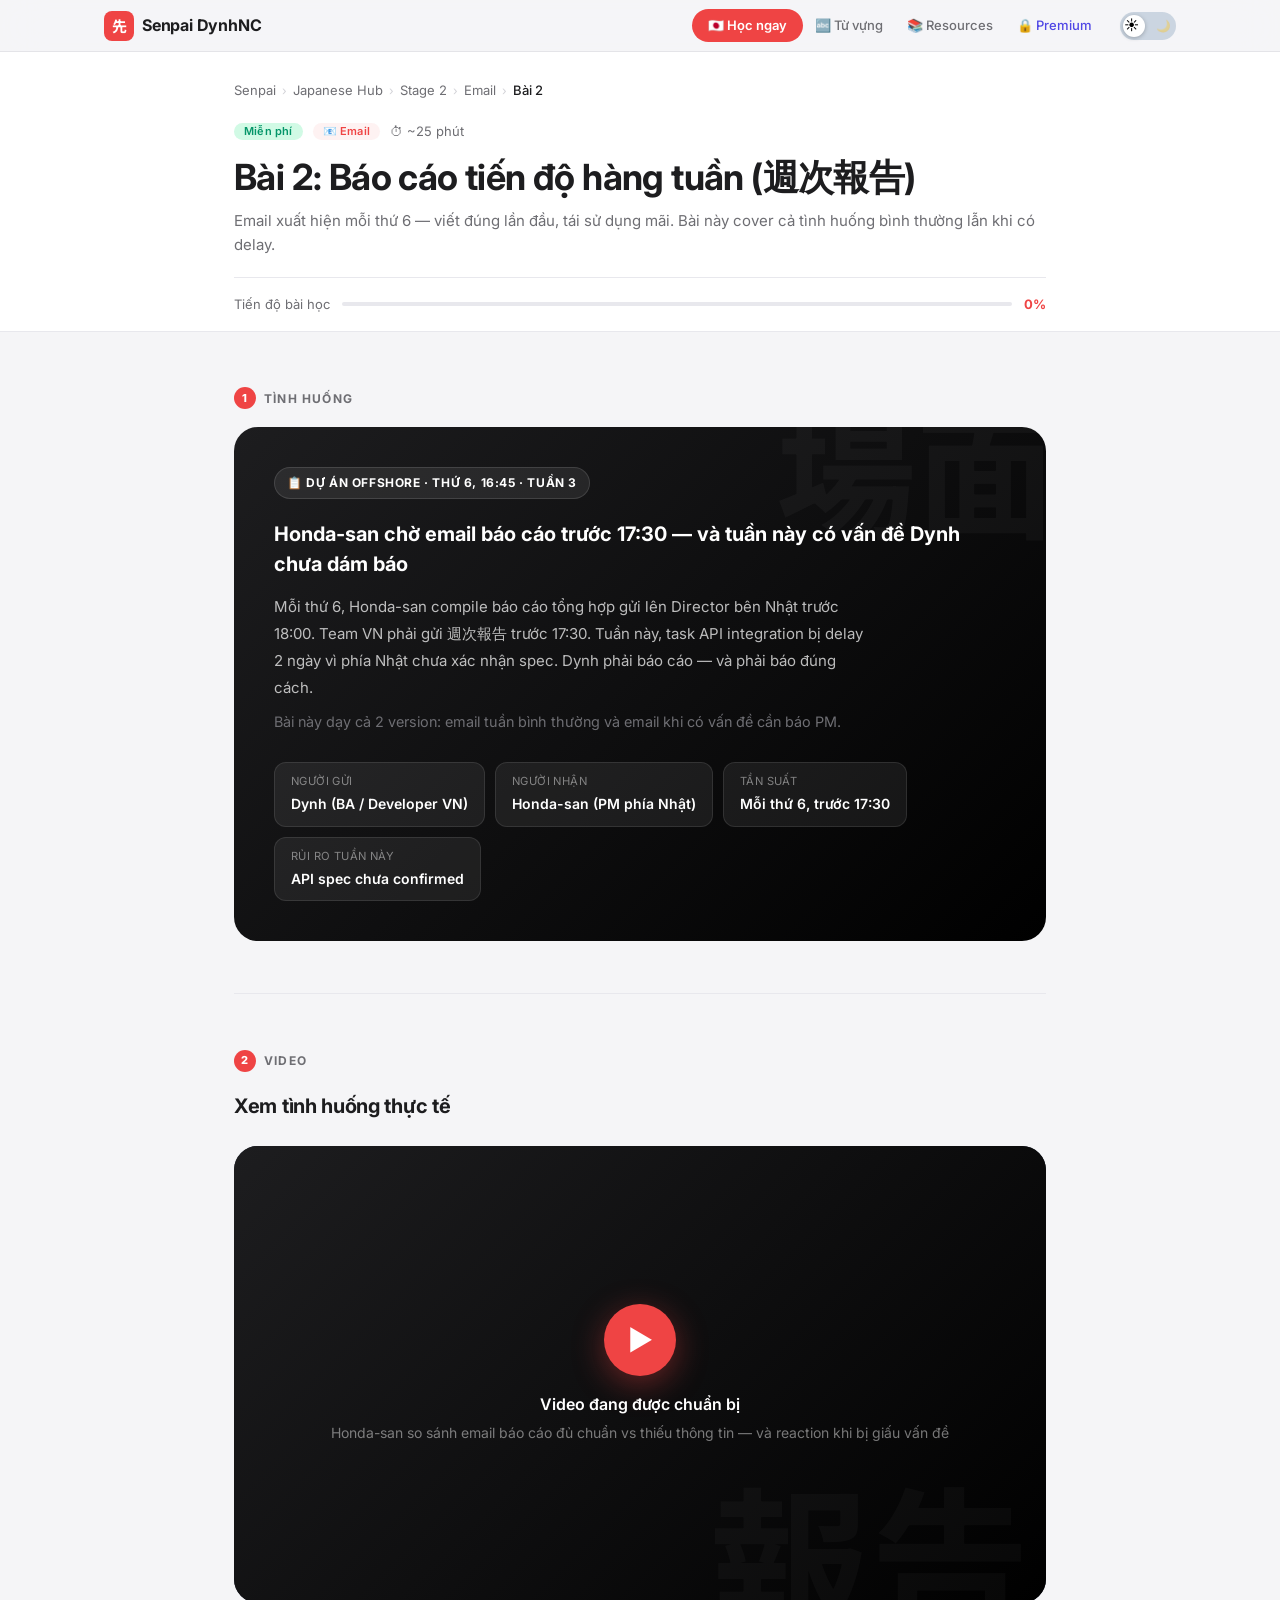
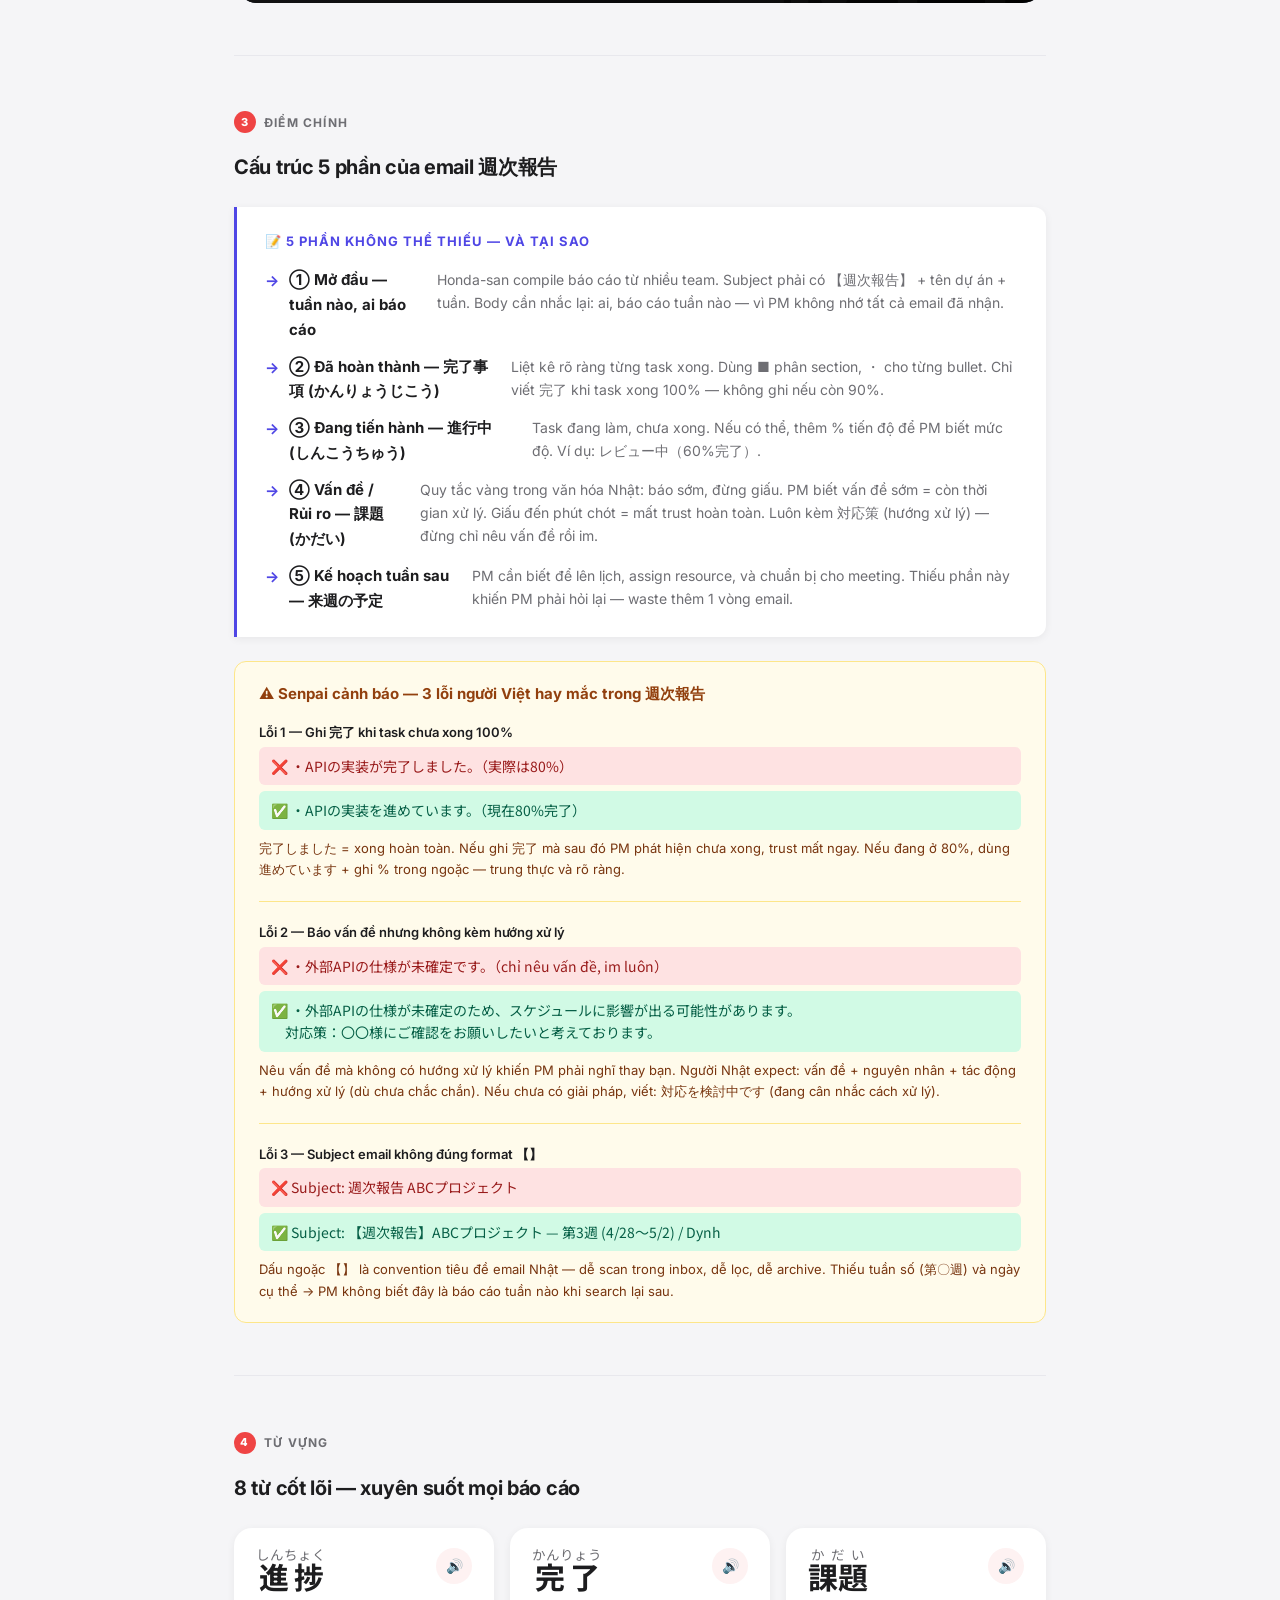
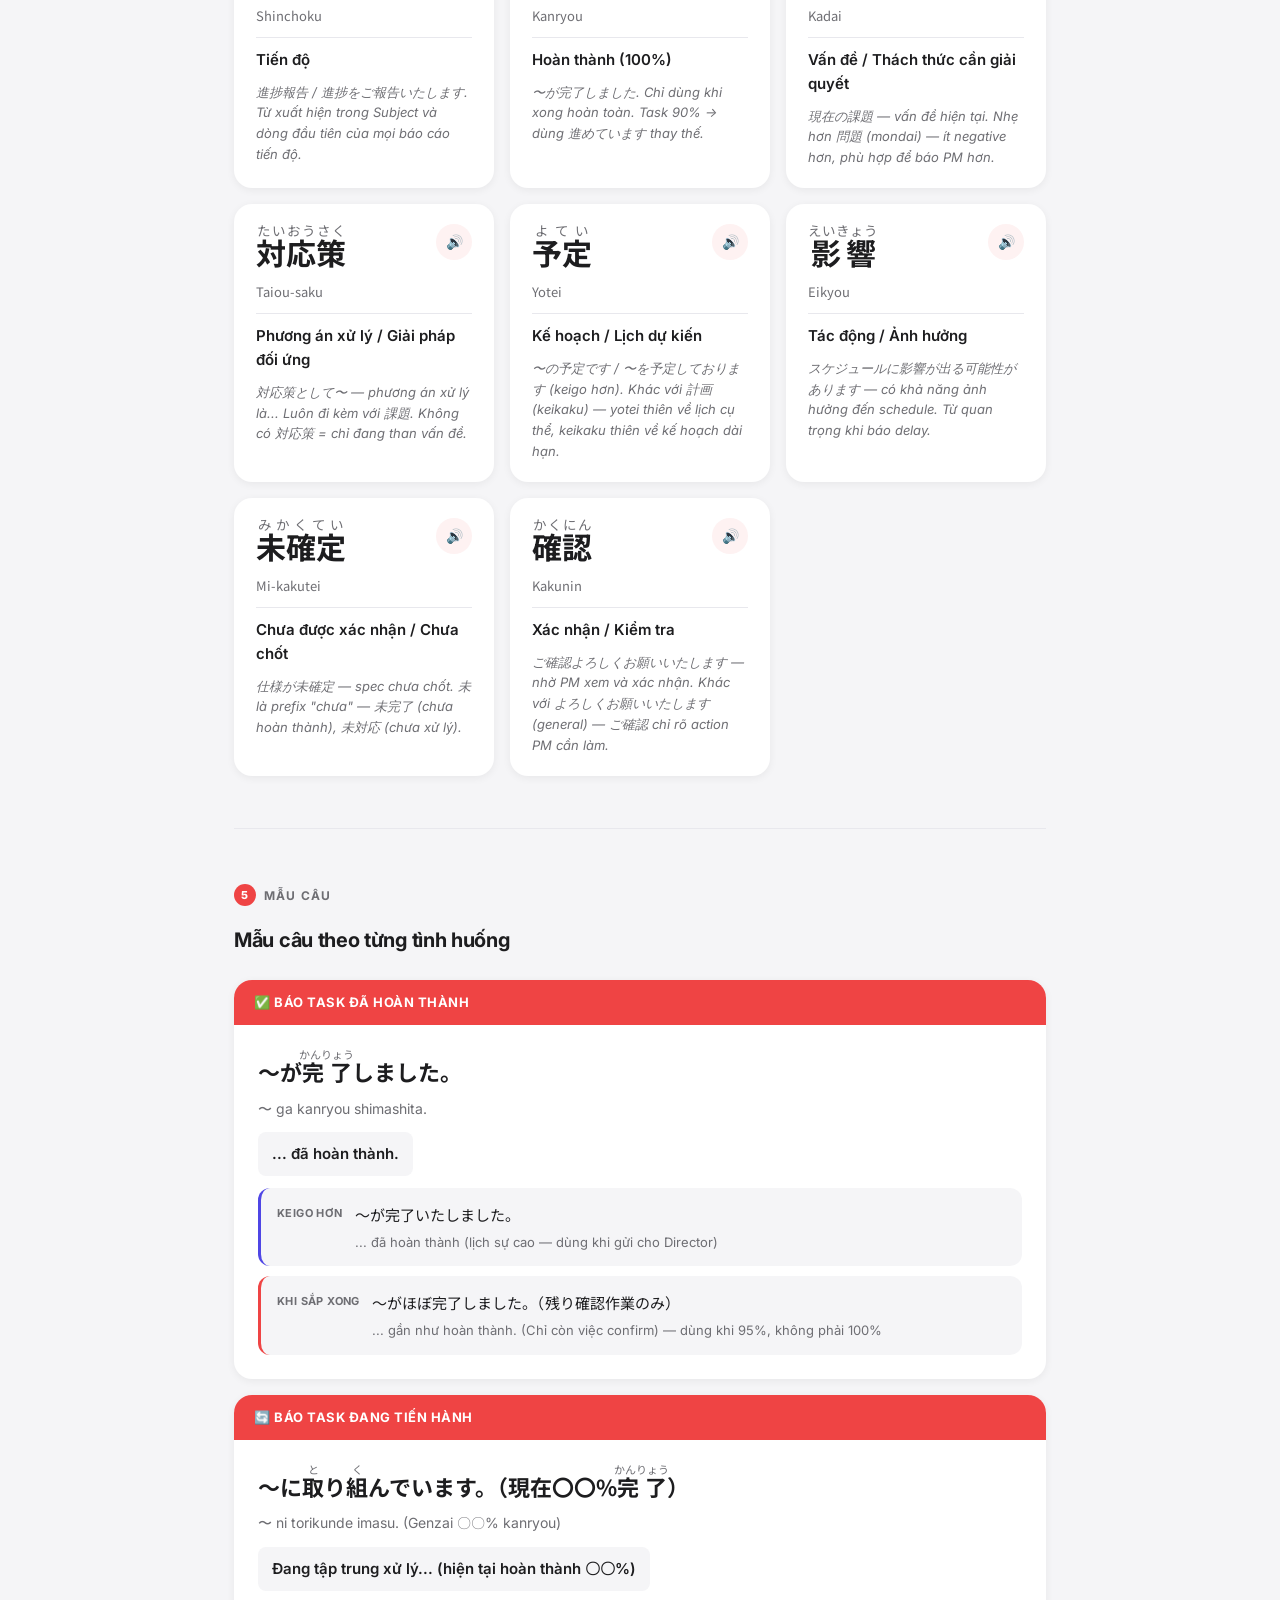
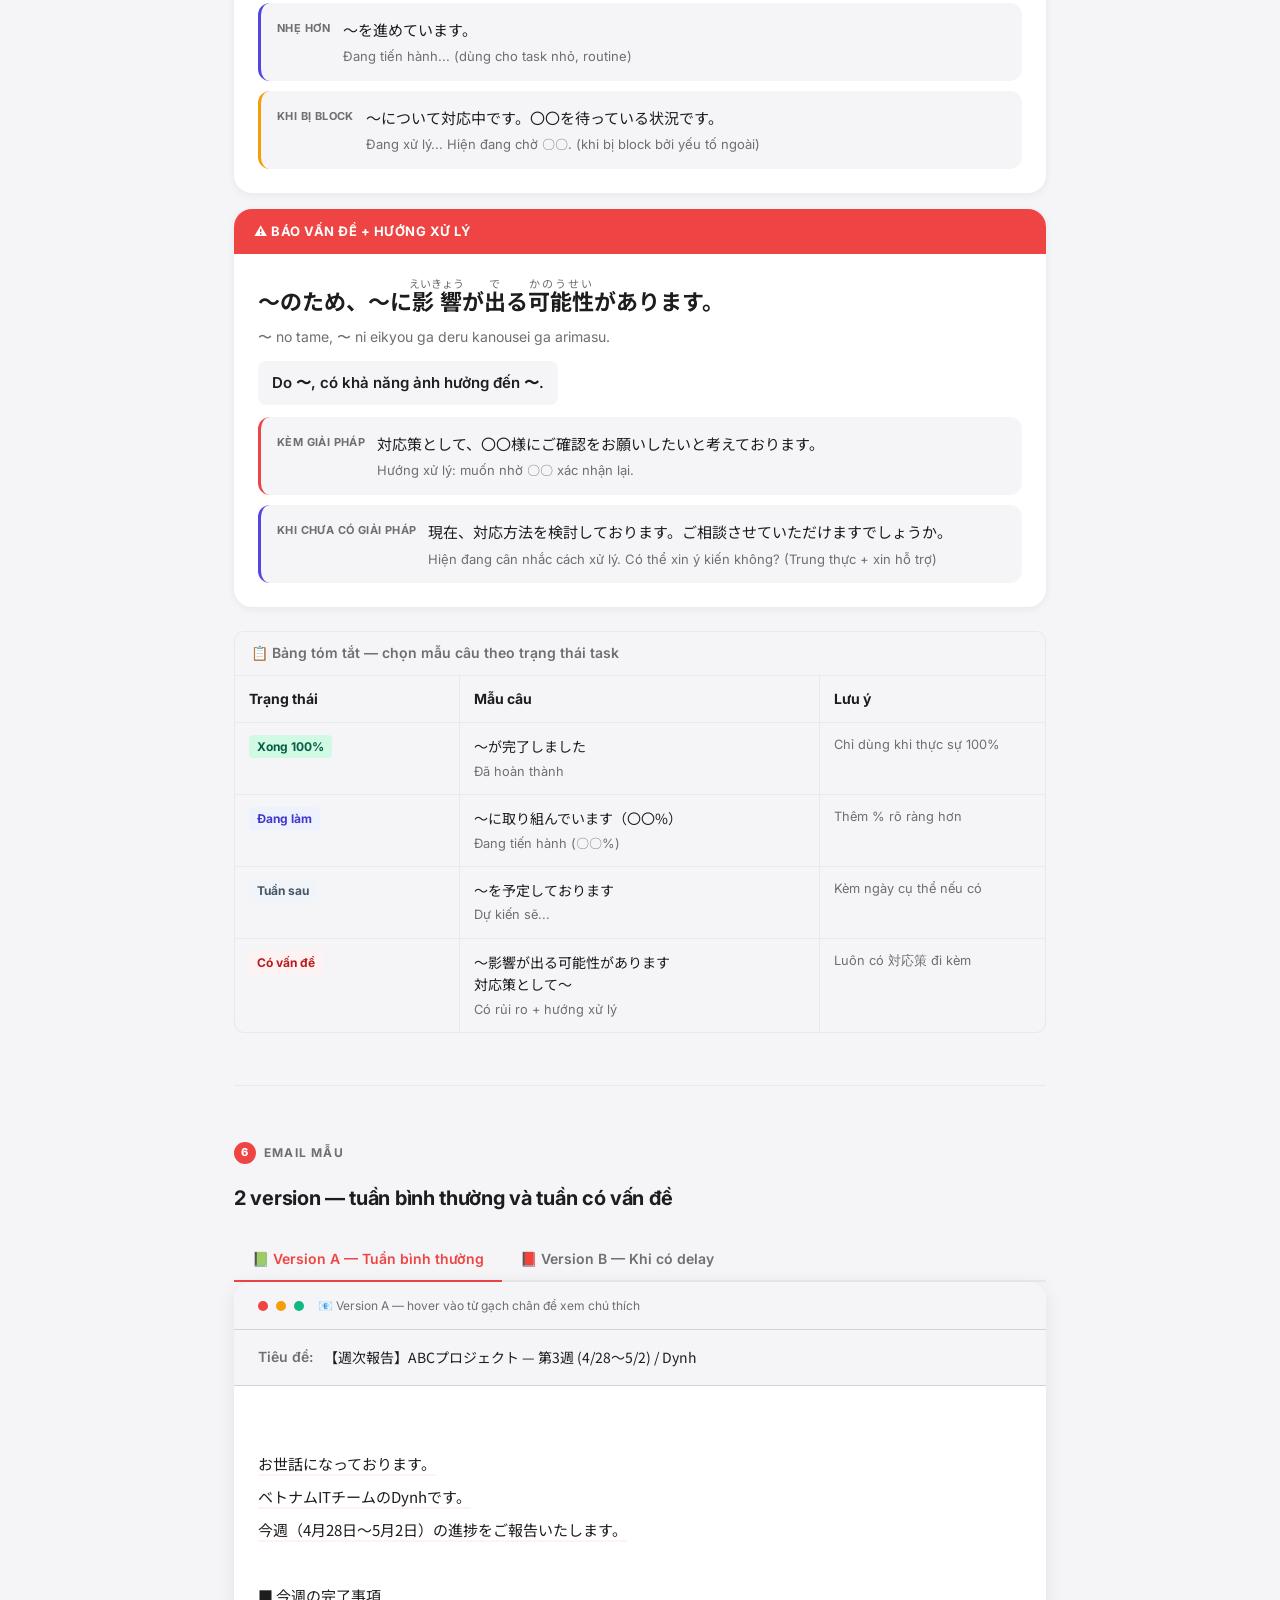
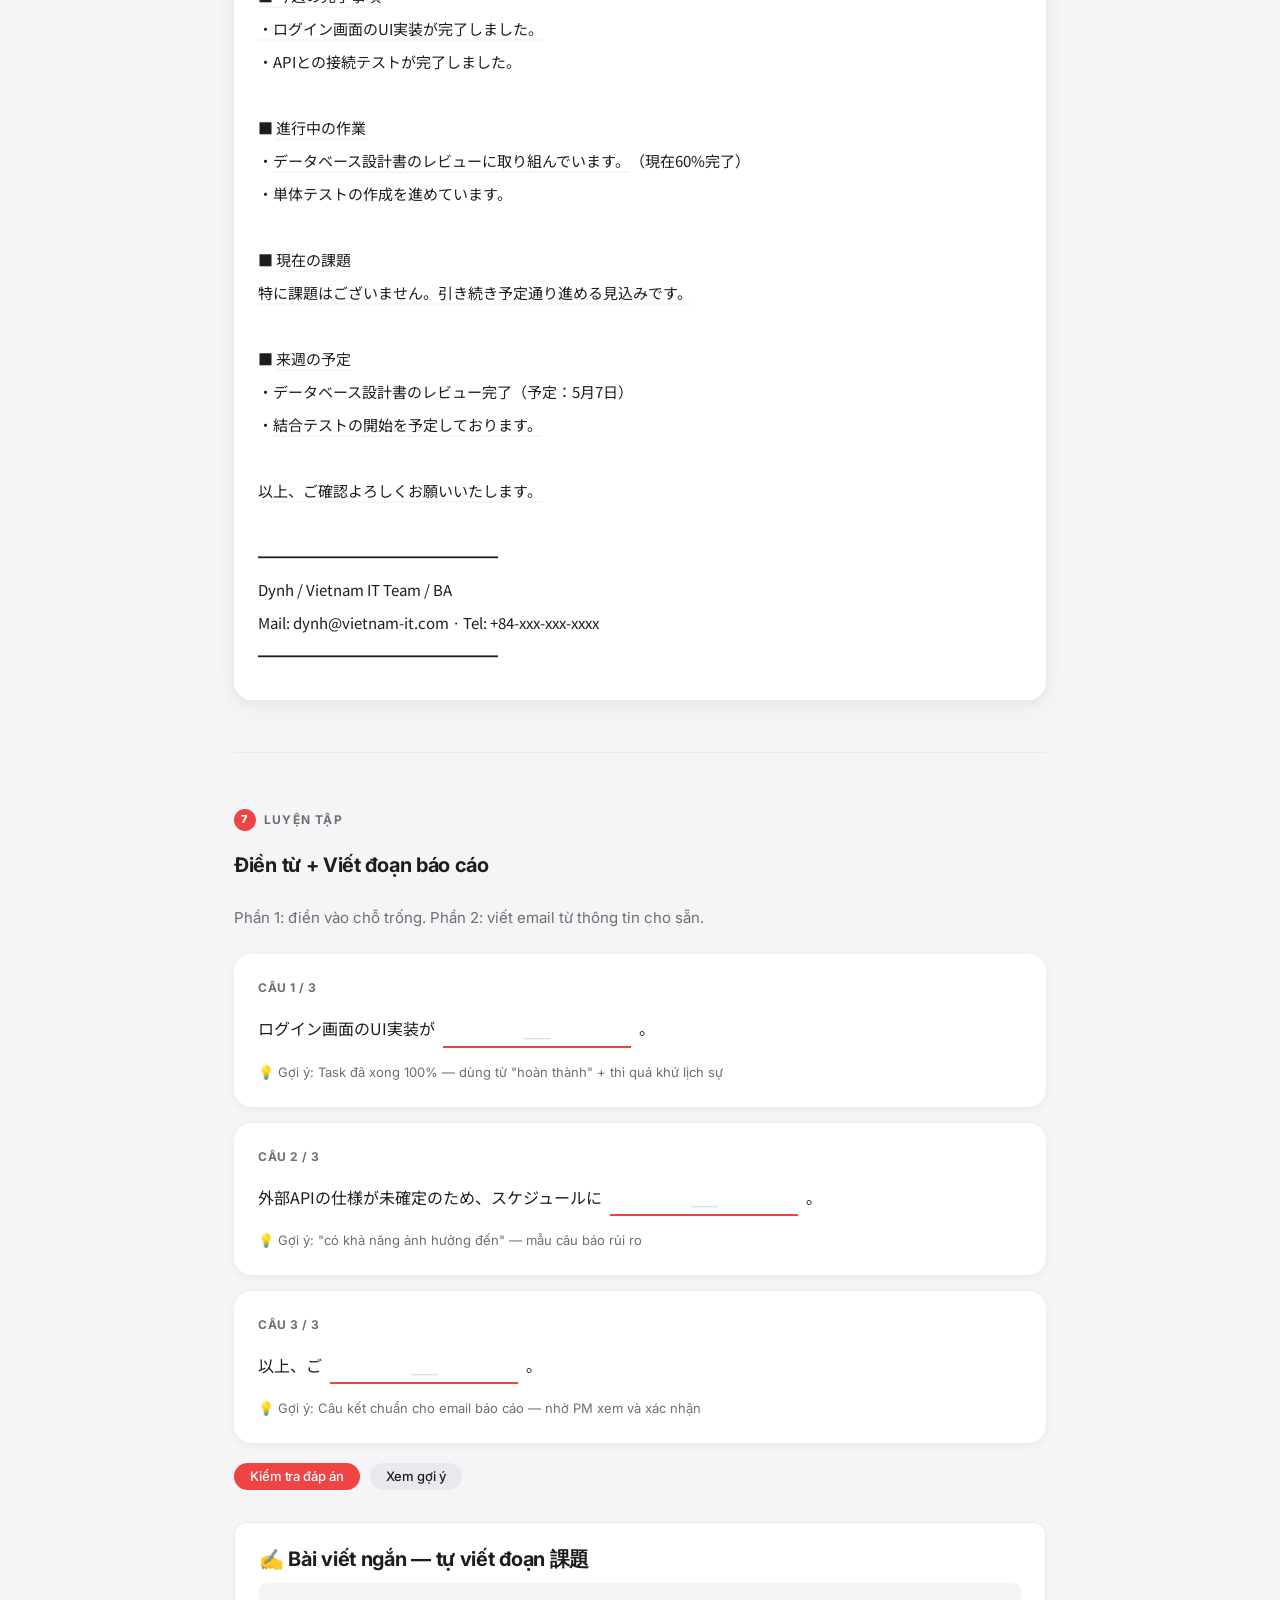
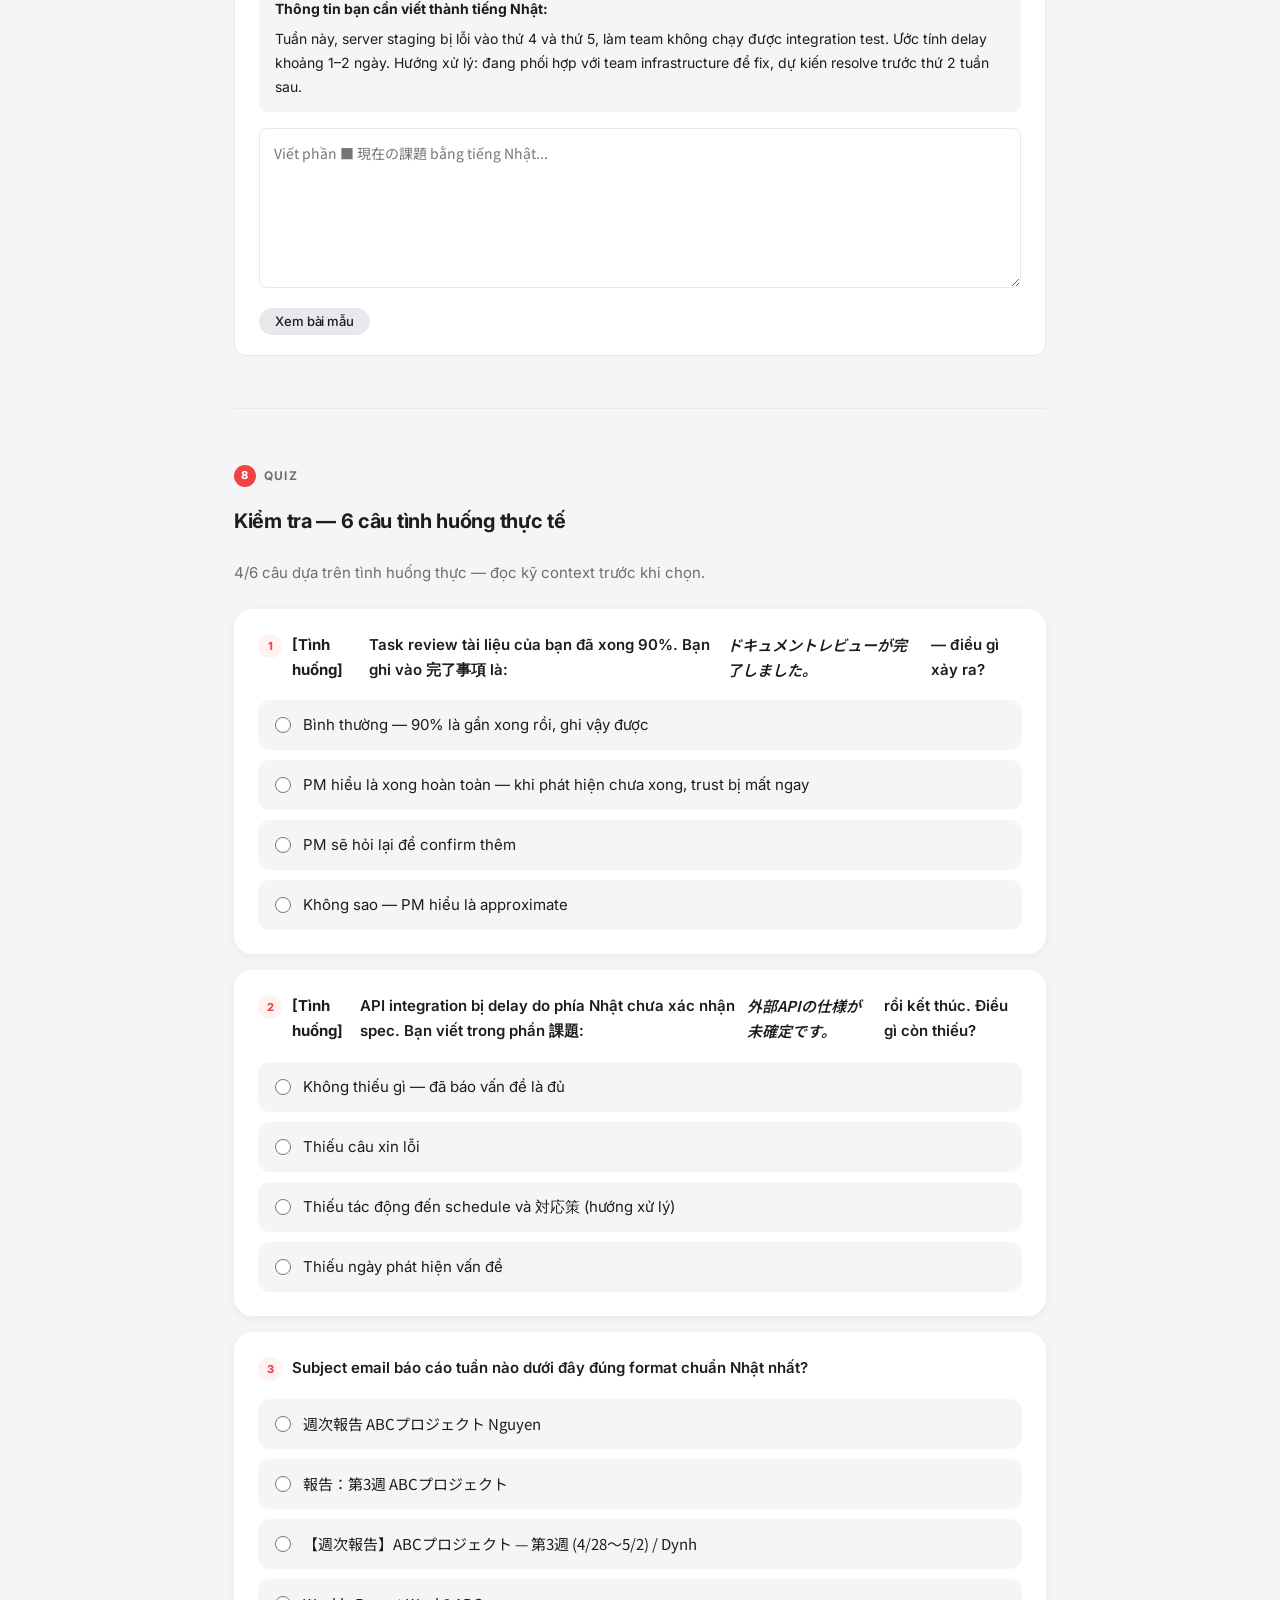
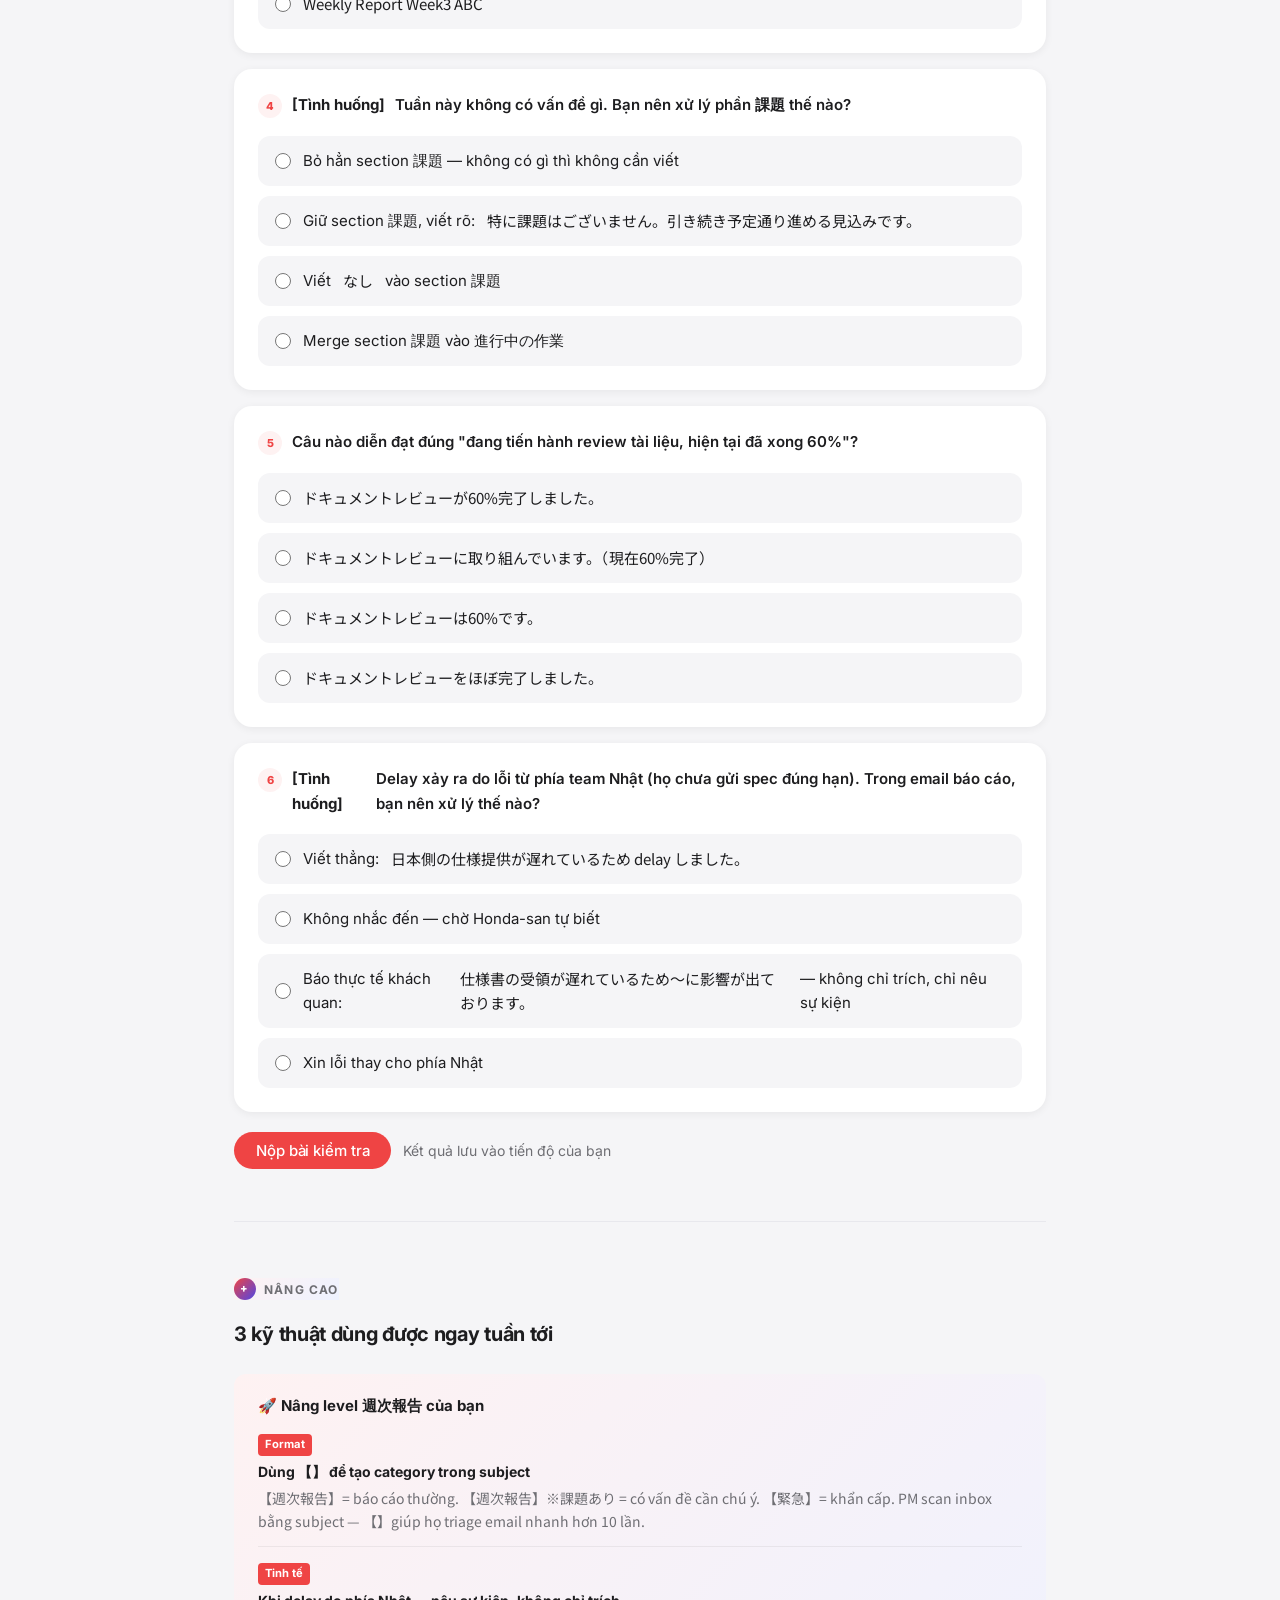
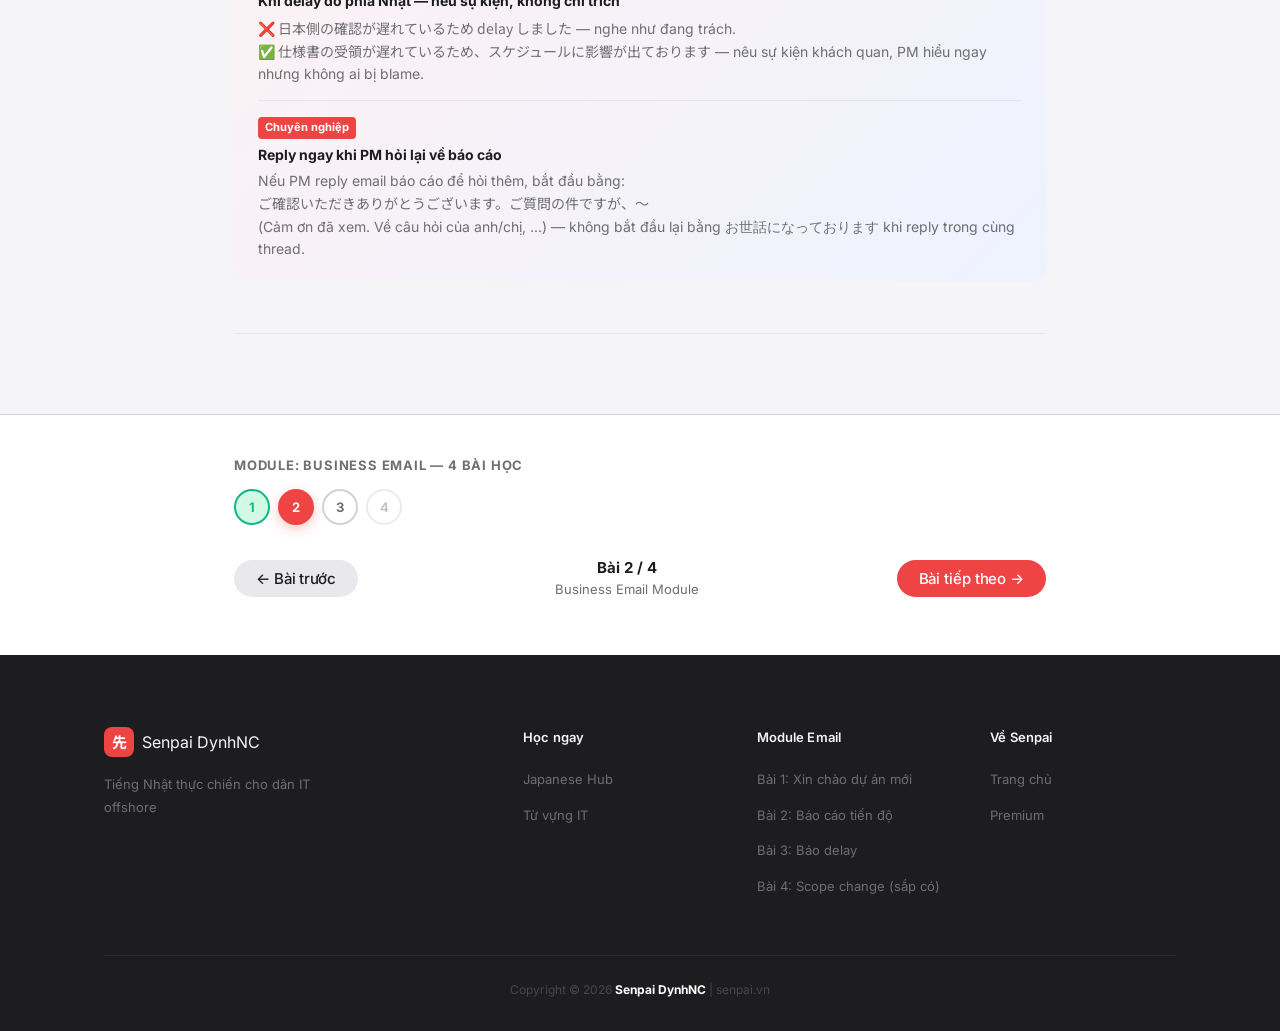
<file: japanese/stage2/email/lesson-02.html>
﻿<!DOCTYPE html>
<html lang="vi" data-theme="light">
<head>
  <meta charset="UTF-8">
  <meta name="viewport" content="width=device-width, initial-scale=1.0">
  <title>Bài 2: Báo cáo tiến độ hàng tuần — Senpai</title>
  <meta name="description" content="Viết email 週次報告 chuẩn Nhật — 5 phần bắt buộc, biến thể khi delay, edge case thực chiến, quiz tình huống.">
  <link rel="preconnect" href="https://fonts.googleapis.com">
  <link rel="preconnect" href="https://fonts.gstatic.com" crossorigin>
  <link href="https://fonts.googleapis.com/css2?family=Inter:wght@300;400;500;600;700;800&family=Noto+Sans+JP:wght@300;400;500;700&display=swap" rel="stylesheet">
  <link rel="stylesheet" href="../../../assets/css/main.css">
  <link rel="stylesheet" href="../../../assets/css/components.css">
  <link rel="stylesheet" href="../../../assets/css/lesson.css">
  <style>
    /* Senpai warning */
    .senpai-warn { background: #FFFBEB; border: 1.5px solid #FDE68A; border-radius: 12px; padding: 20px 24px; margin-top: 24px; }
    [data-theme="dark"] .senpai-warn { background: rgba(253,230,138,0.08); border-color: rgba(253,230,138,0.3); }
    .senpai-warn__head { font-weight: 700; color: #92400E; margin-bottom: 16px; font-size: 0.9375rem; }
    [data-theme="dark"] .senpai-warn__head { color: #FCD34D; }
    .senpai-warn__item { margin-bottom: 20px; padding-bottom: 20px; border-bottom: 1px solid #FDE68A; }
    [data-theme="dark"] .senpai-warn__item { border-color: rgba(253,230,138,0.2); }
    .senpai-warn__item:last-child { margin-bottom: 0; padding-bottom: 0; border-bottom: none; }
    .sw-label { font-size: 0.8125rem; font-weight: 600; margin-bottom: 4px; }
    .sw-wrong { background: #FEE2E2; border-radius: 6px; padding: 8px 12px; font-family: 'Noto Sans JP', sans-serif; font-size: 0.875rem; margin-bottom: 6px; color: #991B1B; }
    .sw-right  { background: #D1FAE5; border-radius: 6px; padding: 8px 12px; font-family: 'Noto Sans JP', sans-serif; font-size: 0.875rem; margin-bottom: 8px; color: #065F46; }
    .sw-explain { font-size: 0.8125rem; color: #78350F; line-height: 1.65; }
    [data-theme="dark"] .sw-explain { color: #D97706; }

    /* Pattern summary table */
    .pattern-summary { margin-top: 24px; border: 1px solid var(--color-border-light, #E2E8F0); border-radius: 10px; overflow: hidden; }
    .pattern-summary__head { background: var(--color-background, #F8FAFC); padding: 10px 16px; font-weight: 600; font-size: 0.875rem; color: var(--color-text-muted); border-bottom: 1px solid var(--color-border-light, #E2E8F0); }
    .pattern-summary__row { display: grid; grid-template-columns: 1fr 1.6fr 1fr; gap: 0; border-bottom: 1px solid var(--color-border-light, #E2E8F0); }
    .pattern-summary__row:last-child { border-bottom: none; }
    .pattern-summary__cell { padding: 12px 14px; font-size: 0.875rem; border-right: 1px solid var(--color-border-light, #E2E8F0); }
    .pattern-summary__cell:last-child { border-right: none; }
    .pattern-summary__cell .jp { font-family: 'Noto Sans JP', sans-serif; display: block; margin-bottom: 2px; }
    .pattern-summary__cell .vn { font-size: 0.8rem; color: var(--color-text-muted); }
    @media (max-width: 600px) {
      .pattern-summary__row { grid-template-columns: 1fr; }
      .pattern-summary__cell { border-right: none; }
    }

    /* Status badge */
    .status-badge { display: inline-block; padding: 2px 8px; border-radius: 4px; font-size: 0.75rem; font-weight: 700; }
    .status-badge--done    { background: #D1FAE5; color: #065F46; }
    .status-badge--wip     { background: #EEF2FF; color: #4338CA; }
    .status-badge--plan    { background: #F1F5F9; color: #475569; }
    .status-badge--issue   { background: #FEF2F2; color: #B91C1C; }

    /* Email variant tabs */
    .email-tabs { display: flex; gap: 0; border-bottom: 2px solid var(--color-border-light, #E2E8F0); margin-bottom: 0; }
    .email-tab { padding: 10px 18px; font-size: 0.875rem; font-weight: 600; cursor: pointer; border-bottom: 2px solid transparent; margin-bottom: -2px; color: var(--color-text-muted); transition: all 0.2s; }
    .email-tab.active { color: var(--color-primary, #EF4444); border-bottom-color: var(--color-primary, #EF4444); }
    .email-tab-content { display: none; }
    .email-tab-content.active { display: block; }

    /* Writing exercise */
    .writing-exercise { background: var(--color-surface); border: 1px solid var(--color-border-light, #E2E8F0); border-radius: 12px; padding: 20px 24px; margin-top: 28px; }
    .writing-exercise__scenario { background: var(--color-background, #F8FAFC); border-radius: 8px; padding: 14px 16px; margin-bottom: 16px; font-size: 0.875rem; line-height: 1.7; }
    .writing-exercise__scenario strong { display: block; margin-bottom: 6px; }
    .writing-exercise__area { width: 100%; min-height: 160px; border: 1px solid var(--color-border-light, #E2E8F0); border-radius: 8px; padding: 12px 14px; font-family: 'Noto Sans JP', sans-serif; font-size: 0.875rem; line-height: 1.8; resize: vertical; background: var(--color-surface); color: var(--color-text); box-sizing: border-box; }
    .writing-exercise__area:focus { outline: none; border-color: var(--color-primary, #EF4444); }
    .writing-exercise__sample { display: none; margin-top: 14px; }
    .writing-exercise__sample.show { display: block; }

    /* Nâng cao block */
    .advanced-block { background: linear-gradient(135deg, #FEF2F2 0%, #EEF2FF 100%); border-radius: 12px; padding: 20px 24px; margin-top: 24px; }
    [data-theme="dark"] .advanced-block { background: linear-gradient(135deg, rgba(239,68,68,0.08) 0%, rgba(79,70,229,0.08) 100%); }
    .advanced-block__head { font-weight: 700; font-size: 0.9375rem; margin-bottom: 14px; color: var(--color-text); }
    .advanced-item { margin-bottom: 14px; padding-bottom: 14px; border-bottom: 1px solid rgba(0,0,0,0.06); font-size: 0.875rem; }
    [data-theme="dark"] .advanced-item { border-color: rgba(255,255,255,0.06); }
    .advanced-item:last-child { margin-bottom: 0; padding-bottom: 0; border-bottom: none; }
    .advanced-item__tag { display: inline-block; background: var(--color-primary, #EF4444); color: #fff; font-size: 0.7rem; font-weight: 700; padding: 2px 7px; border-radius: 4px; margin-bottom: 5px; }
    .advanced-item .jp { font-family: 'Noto Sans JP', sans-serif; }

    /* Quiz feedback */
    .quiz-feedback { display: none; margin-top: 8px; padding: 8px 12px; border-radius: 6px; font-size: 0.8125rem; line-height: 1.5; }
    .quiz-feedback.correct { background: #D1FAE5; color: #065F46; display: block; }
    .quiz-feedback.wrong   { background: #FEE2E2; color: #991B1B; display: block; }
  </style>
</head>
<body>

<!-- ── NAVBAR ── -->
<nav class="navbar">
  <div class="container">
    <a href="../../../index.html" class="navbar__brand">
      <span class="brand-icon">先</span>
      <span class="brand-name">Senpai DynhNC</span>
    </a>
    <ul class="navbar__links">
      <li><a href="../../index.html" class="link--cta">🇯🇵 Học ngay</a></li>
      <li><a href="../../vocabulary/index.html">🔤 Từ vựng</a></li>
      <li><a href="#">📚 Resources</a></li>
      <li><a href="#" class="link--premium">🔒 Premium</a></li>
    </ul>
    <div class="navbar__right">
      <button class="theme-toggle" aria-label="Đổi giao diện">
        <span class="toggle-track">
          <span class="toggle-sun">☀️</span>
          <span class="toggle-moon">🌙</span>
          <span class="toggle-thumb"></span>
        </span>
      </button>
    </div>
    <button class="navbar__toggle" aria-label="Menu">☰</button>
  </div>
</nav>

<!-- ── LESSON HEADER ── -->
<div class="lesson-header">
  <div class="lesson-wrapper">
    <nav class="breadcrumb" aria-label="Breadcrumb">
      <a href="../../../index.html">Senpai</a>
      <span class="breadcrumb__sep">›</span>
      <a href="../../index.html">Japanese Hub</a>
      <span class="breadcrumb__sep">›</span>
      <a href="../index.html">Stage 2</a>
      <span class="breadcrumb__sep">›</span>
      <a href="index.html">Email</a>
      <span class="breadcrumb__sep">›</span>
      <span class="breadcrumb__current">Bài 2</span>
    </nav>

    <div class="lesson-meta">
      <span class="badge badge--free">Miễn phí</span>
      <span class="badge badge--new">📧 Email</span>
      <span style="font-size:0.8125rem; color: var(--color-text-muted);">⏱ ~25 phút</span>
    </div>

    <h1>Bài 2: Báo cáo tiến độ hàng tuần (週次報告)</h1>
    <p class="lesson-header__sub">
      Email xuất hiện mỗi thứ 6 — viết đúng lần đầu, tái sử dụng mãi. Bài này cover cả tình huống bình thường lẫn khi có delay.
    </p>

    <div class="lesson-progress-row">
      <span class="lesson-progress-label">Tiến độ bài học</span>
      <div class="progress-bar">
        <div class="progress-bar__fill" id="lesson-progress-bar" style="width: 0%"></div>
      </div>
      <span class="lesson-progress-pct" id="lesson-progress-pct">0%</span>
    </div>
  </div>
</div>

<!-- ── LESSON BODY ── -->
<main class="lesson-body">
  <div class="lesson-wrapper">

    <!-- ════ SECTION 1: SITUATION ════ -->
    <div class="ls" id="ls-1">
      <div class="ls__label">
        <span class="ls__num">1</span>
        Tình huống
      </div>
      <div class="situation-card reveal">
        <div class="situation-tag">📋 Dự án offshore · Thứ 6, 16:45 · Tuần 3</div>
        <h2>Honda-san chờ email báo cáo trước 17:30 — và tuần này có vấn đề Dynh chưa dám báo</h2>
        <p>
          Mỗi thứ 6, Honda-san compile báo cáo tổng hợp gửi lên Director bên Nhật trước 18:00.
          Team VN phải gửi 週次報告 trước 17:30. Tuần này, task API integration bị delay 2 ngày
          vì phía Nhật chưa xác nhận spec. Dynh phải báo cáo — và phải báo đúng cách.
        </p>
        <p style="margin-top: 8px; font-size: 0.9rem; color: var(--color-text-muted);">
          Bài này dạy cả 2 version: email tuần bình thường và email khi có vấn đề cần báo PM.
        </p>
        <div class="situation-actors">
          <div class="actor-chip">
            <span class="actor-chip__role">Người gửi</span>
            Dynh (BA / Developer VN)
          </div>
          <div class="actor-chip">
            <span class="actor-chip__role">Người nhận</span>
            Honda-san (PM phía Nhật)
          </div>
          <div class="actor-chip">
            <span class="actor-chip__role">Tần suất</span>
            Mỗi thứ 6, trước 17:30
          </div>
          <div class="actor-chip">
            <span class="actor-chip__role">Rủi ro tuần này</span>
            API spec chưa confirmed
          </div>
        </div>
      </div>
    </div>

    <!-- ════ SECTION 2: VIDEO ════ -->
    <div class="ls" id="ls-2">
      <div class="ls__label">
        <span class="ls__num">2</span>
        Video
      </div>
      <div class="ls__title">Xem tình huống thực tế</div>
      <div class="video-wrap reveal">
        <div class="video-placeholder">
          <div class="video-placeholder__kanji">報告</div>
          <div class="video-placeholder__play">▶</div>
          <div class="video-placeholder__text">
            <div class="video-placeholder__title">Video đang được chuẩn bị</div>
            <div class="video-placeholder__sub">Honda-san so sánh email báo cáo đủ chuẩn vs thiếu thông tin — và reaction khi bị giấu vấn đề</div>
          </div>
        </div>
      </div>
    </div>

    <!-- ════ SECTION 3: NOTES ════ -->
    <div class="ls" id="ls-3">
      <div class="ls__label">
        <span class="ls__num">3</span>
        Điểm chính
      </div>
      <div class="ls__title">Cấu trúc 5 phần của email 週次報告</div>
      <div class="notes-card reveal">
        <div class="notes-card__heading">📝 5 phần không thể thiếu — và tại sao</div>
        <ul>
          <li>
            <strong>① Mở đầu — tuần nào, ai báo cáo</strong><br>
            <span style="font-size:0.875rem; color:var(--color-text-muted);">Honda-san compile báo cáo từ nhiều team. Subject phải có 【週次報告】 + tên dự án + tuần. Body cần nhắc lại: ai, báo cáo tuần nào — vì PM không nhớ tất cả email đã nhận.</span>
          </li>
          <li>
            <strong>② Đã hoàn thành — 完了事項 (かんりょうじこう)</strong><br>
            <span style="font-size:0.875rem; color:var(--color-text-muted);">Liệt kê rõ ràng từng task xong. Dùng ■ phân section, ・ cho từng bullet. Chỉ viết 完了 khi task xong 100% — không ghi nếu còn 90%.</span>
          </li>
          <li>
            <strong>③ Đang tiến hành — 進行中 (しんこうちゅう)</strong><br>
            <span style="font-size:0.875rem; color:var(--color-text-muted);">Task đang làm, chưa xong. Nếu có thể, thêm % tiến độ để PM biết mức độ. Ví dụ: レビュー中（60%完了）.</span>
          </li>
          <li>
            <strong>④ Vấn đề / Rủi ro — 課題 (かだい)</strong><br>
            <span style="font-size:0.875rem; color:var(--color-text-muted);">Quy tắc vàng trong văn hóa Nhật: báo sớm, đừng giấu. PM biết vấn đề sớm = còn thời gian xử lý. Giấu đến phút chót = mất trust hoàn toàn. Luôn kèm 対応策 (hướng xử lý) — đừng chỉ nêu vấn đề rồi im.</span>
          </li>
          <li>
            <strong>⑤ Kế hoạch tuần sau — 来週の予定</strong><br>
            <span style="font-size:0.875rem; color:var(--color-text-muted);">PM cần biết để lên lịch, assign resource, và chuẩn bị cho meeting. Thiếu phần này khiến PM phải hỏi lại — waste thêm 1 vòng email.</span>
          </li>
        </ul>
      </div>

      <!-- Senpai Warning -->
      <div class="senpai-warn reveal d1">
        <div class="senpai-warn__head">⚠️ Senpai cảnh báo — 3 lỗi người Việt hay mắc trong 週次報告</div>

        <div class="senpai-warn__item">
          <div class="sw-label">Lỗi 1 — Ghi 完了 khi task chưa xong 100%</div>
          <div class="sw-wrong">❌ ・APIの実装が完了しました。（実際は80%）</div>
          <div class="sw-right">✅ ・APIの実装を進めています。（現在80%完了）</div>
          <div class="sw-explain">
            完了しました = xong hoàn toàn. Nếu ghi 完了 mà sau đó PM phát hiện chưa xong, trust mất ngay.
            Nếu đang ở 80%, dùng 進めています + ghi % trong ngoặc — trung thực và rõ ràng.
          </div>
        </div>

        <div class="senpai-warn__item">
          <div class="sw-label">Lỗi 2 — Báo vấn đề nhưng không kèm hướng xử lý</div>
          <div class="sw-wrong">❌ ・外部APIの仕様が未確定です。（chỉ nêu vấn đề, im luôn）</div>
          <div class="sw-right">✅ ・外部APIの仕様が未確定のため、スケジュールに影響が出る可能性があります。<br>　対応策：〇〇様にご確認をお願いしたいと考えております。</div>
          <div class="sw-explain">
            Nêu vấn đề mà không có hướng xử lý khiến PM phải nghĩ thay bạn.
            Người Nhật expect: vấn đề + nguyên nhân + tác động + hướng xử lý (dù chưa chắc chắn). Nếu chưa có giải pháp, viết: 対応を検討中です (đang cân nhắc cách xử lý).
          </div>
        </div>

        <div class="senpai-warn__item">
          <div class="sw-label">Lỗi 3 — Subject email không đúng format 【】</div>
          <div class="sw-wrong">❌ Subject: 週次報告 ABCプロジェクト</div>
          <div class="sw-right">✅ Subject: 【週次報告】ABCプロジェクト — 第3週 (4/28〜5/2) / Dynh</div>
          <div class="sw-explain">
            Dấu ngoặc 【】 là convention tiêu đề email Nhật — dễ scan trong inbox, dễ lọc, dễ archive.
            Thiếu tuần số (第〇週) và ngày cụ thể → PM không biết đây là báo cáo tuần nào khi search lại sau.
          </div>
        </div>
      </div>
    </div>

    <!-- ════ SECTION 4: VOCAB ════ -->
    <div class="ls" id="ls-4">
      <div class="ls__label">
        <span class="ls__num">4</span>
        Từ vựng
      </div>
      <div class="ls__title">8 từ cốt lõi — xuyên suốt mọi báo cáo</div>
      <div class="vocab-grid">

        <div class="vocab-card reveal">
          <div class="vocab-card__top">
            <div class="vocab-card__word"><ruby>進捗<rt>しんちょく</rt></ruby></div>
            <button class="vocab-card__audio" aria-label="Nghe phát âm">🔊</button>
          </div>
          <div class="vocab-card__reading">Shinchoku</div>
          <hr class="vocab-card__divider">
          <div class="vocab-card__meaning">Tiến độ</div>
          <div class="vocab-card__usage">進捗報告 / 進捗をご報告いたします. Từ xuất hiện trong Subject và dòng đầu tiên của mọi báo cáo tiến độ.</div>
        </div>

        <div class="vocab-card reveal d1">
          <div class="vocab-card__top">
            <div class="vocab-card__word"><ruby>完了<rt>かんりょう</rt></ruby></div>
            <button class="vocab-card__audio" aria-label="Nghe phát âm">🔊</button>
          </div>
          <div class="vocab-card__reading">Kanryou</div>
          <hr class="vocab-card__divider">
          <div class="vocab-card__meaning">Hoàn thành (100%)</div>
          <div class="vocab-card__usage">〜が完了しました. Chỉ dùng khi xong hoàn toàn. Task 90% → dùng 進めています thay thế.</div>
        </div>

        <div class="vocab-card reveal d2">
          <div class="vocab-card__top">
            <div class="vocab-card__word"><ruby>課題<rt>かだい</rt></ruby></div>
            <button class="vocab-card__audio" aria-label="Nghe phát âm">🔊</button>
          </div>
          <div class="vocab-card__reading">Kadai</div>
          <hr class="vocab-card__divider">
          <div class="vocab-card__meaning">Vấn đề / Thách thức cần giải quyết</div>
          <div class="vocab-card__usage">現在の課題 — vấn đề hiện tại. Nhẹ hơn 問題 (mondai) — ít negative hơn, phù hợp để báo PM hơn.</div>
        </div>

        <div class="vocab-card reveal">
          <div class="vocab-card__top">
            <div class="vocab-card__word"><ruby>対応策<rt>たいおうさく</rt></ruby></div>
            <button class="vocab-card__audio" aria-label="Nghe phát âm">🔊</button>
          </div>
          <div class="vocab-card__reading">Taiou-saku</div>
          <hr class="vocab-card__divider">
          <div class="vocab-card__meaning">Phương án xử lý / Giải pháp đối ứng</div>
          <div class="vocab-card__usage">対応策として〜 — phương án xử lý là... Luôn đi kèm với 課題. Không có 対応策 = chỉ đang than vấn đề.</div>
        </div>

        <div class="vocab-card reveal d1">
          <div class="vocab-card__top">
            <div class="vocab-card__word"><ruby>予定<rt>よてい</rt></ruby></div>
            <button class="vocab-card__audio" aria-label="Nghe phát âm">🔊</button>
          </div>
          <div class="vocab-card__reading">Yotei</div>
          <hr class="vocab-card__divider">
          <div class="vocab-card__meaning">Kế hoạch / Lịch dự kiến</div>
          <div class="vocab-card__usage">〜の予定です / 〜を予定しております (keigo hơn). Khác với 計画 (keikaku) — yotei thiên về lịch cụ thể, keikaku thiên về kế hoạch dài hạn.</div>
        </div>

        <div class="vocab-card reveal d2">
          <div class="vocab-card__top">
            <div class="vocab-card__word"><ruby>影響<rt>えいきょう</rt></ruby></div>
            <button class="vocab-card__audio" aria-label="Nghe phát âm">🔊</button>
          </div>
          <div class="vocab-card__reading">Eikyou</div>
          <hr class="vocab-card__divider">
          <div class="vocab-card__meaning">Tác động / Ảnh hưởng</div>
          <div class="vocab-card__usage">スケジュールに影響が出る可能性があります — có khả năng ảnh hưởng đến schedule. Từ quan trọng khi báo delay.</div>
        </div>

        <div class="vocab-card reveal">
          <div class="vocab-card__top">
            <div class="vocab-card__word"><ruby>未確定<rt>みかくてい</rt></ruby></div>
            <button class="vocab-card__audio" aria-label="Nghe phát âm">🔊</button>
          </div>
          <div class="vocab-card__reading">Mi-kakutei</div>
          <hr class="vocab-card__divider">
          <div class="vocab-card__meaning">Chưa được xác nhận / Chưa chốt</div>
          <div class="vocab-card__usage">仕様が未確定 — spec chưa chốt. 未 là prefix "chưa" — 未完了 (chưa hoàn thành), 未対応 (chưa xử lý).</div>
        </div>

        <div class="vocab-card reveal d1">
          <div class="vocab-card__top">
            <div class="vocab-card__word"><ruby>確認<rt>かくにん</rt></ruby></div>
            <button class="vocab-card__audio" aria-label="Nghe phát âm">🔊</button>
          </div>
          <div class="vocab-card__reading">Kakunin</div>
          <hr class="vocab-card__divider">
          <div class="vocab-card__meaning">Xác nhận / Kiểm tra</div>
          <div class="vocab-card__usage">ご確認よろしくお願いいたします — nhờ PM xem và xác nhận. Khác với よろしくお願いいたします (general) — ご確認 chỉ rõ action PM cần làm.</div>
        </div>

      </div>
    </div>

    <!-- ════ SECTION 5: PATTERN ════ -->
    <div class="ls" id="ls-5">
      <div class="ls__label">
        <span class="ls__num">5</span>
        Mẫu câu
      </div>
      <div class="ls__title">Mẫu câu theo từng tình huống</div>

      <div class="pattern-card reveal">
        <div class="pattern-card__head">✅ Báo task đã hoàn thành</div>
        <div class="pattern-card__body">
          <div class="pattern-main">〜が<ruby>完了<rt>かんりょう</rt></ruby>しました。</div>
          <div class="pattern-reading">〜 ga kanryou shimashita.</div>
          <div class="pattern-meaning">... đã hoàn thành.</div>
          <div class="pattern-variants" style="margin-top:12px">
            <div class="pattern-variant pattern-variant--formal">
              <span class="pattern-variant__tag">Keigo hơn</span>
              <div>
                <div class="pattern-variant__text">〜が完了いたしました。</div>
                <div class="pattern-variant__vn">... đã hoàn thành (lịch sự cao — dùng khi gửi cho Director)</div>
              </div>
            </div>
            <div class="pattern-variant pattern-variant--keigo">
              <span class="pattern-variant__tag">Khi sắp xong</span>
              <div>
                <div class="pattern-variant__text">〜がほぼ完了しました。（残り確認作業のみ）</div>
                <div class="pattern-variant__vn">... gần như hoàn thành. (Chỉ còn việc confirm) — dùng khi 95%, không phải 100%</div>
              </div>
            </div>
          </div>
        </div>
      </div>

      <div class="pattern-card reveal d1">
        <div class="pattern-card__head">🔄 Báo task đang tiến hành</div>
        <div class="pattern-card__body">
          <div class="pattern-main">〜に<ruby>取<rt>と</rt></ruby>り<ruby>組<rt>く</rt></ruby>んでいます。（現在〇〇%<ruby>完了<rt>かんりょう</rt></ruby>）</div>
          <div class="pattern-reading">〜 ni torikunde imasu. (Genzai 〇〇% kanryou)</div>
          <div class="pattern-meaning">Đang tập trung xử lý... (hiện tại hoàn thành 〇〇%)</div>
          <div class="pattern-variants" style="margin-top:12px">
            <div class="pattern-variant pattern-variant--formal">
              <span class="pattern-variant__tag">Nhẹ hơn</span>
              <div>
                <div class="pattern-variant__text">〜を進めています。</div>
                <div class="pattern-variant__vn">Đang tiến hành... (dùng cho task nhỏ, routine)</div>
              </div>
            </div>
            <div class="pattern-variant pattern-variant--casual">
              <span class="pattern-variant__tag">Khi bị block</span>
              <div>
                <div class="pattern-variant__text">〜について対応中です。〇〇を待っている状況です。</div>
                <div class="pattern-variant__vn">Đang xử lý... Hiện đang chờ 〇〇. (khi bị block bởi yếu tố ngoài)</div>
              </div>
            </div>
          </div>
        </div>
      </div>

      <div class="pattern-card reveal d2">
        <div class="pattern-card__head">⚠️ Báo vấn đề + hướng xử lý</div>
        <div class="pattern-card__body">
          <div class="pattern-main">〜のため、〜に<ruby>影響<rt>えいきょう</rt></ruby>が<ruby>出<rt>で</rt></ruby>る<ruby>可能性<rt>かのうせい</rt></ruby>があります。</div>
          <div class="pattern-reading">〜 no tame, 〜 ni eikyou ga deru kanousei ga arimasu.</div>
          <div class="pattern-meaning">Do 〜, có khả năng ảnh hưởng đến 〜.</div>
          <div class="pattern-variants" style="margin-top:12px">
            <div class="pattern-variant pattern-variant--keigo">
              <span class="pattern-variant__tag">Kèm giải pháp</span>
              <div>
                <div class="pattern-variant__text">対応策として、〇〇様にご確認をお願いしたいと考えております。</div>
                <div class="pattern-variant__vn">Hướng xử lý: muốn nhờ 〇〇 xác nhận lại.</div>
              </div>
            </div>
            <div class="pattern-variant pattern-variant--formal">
              <span class="pattern-variant__tag">Khi chưa có giải pháp</span>
              <div>
                <div class="pattern-variant__text">現在、対応方法を検討しております。ご相談させていただけますでしょうか。</div>
                <div class="pattern-variant__vn">Hiện đang cân nhắc cách xử lý. Có thể xin ý kiến không? (Trung thực + xin hỗ trợ)</div>
              </div>
            </div>
          </div>
        </div>
      </div>

      <!-- Pattern Summary Table -->
      <div class="pattern-summary reveal">
        <div class="pattern-summary__head">📋 Bảng tóm tắt — chọn mẫu câu theo trạng thái task</div>
        <div class="pattern-summary__row" style="background: var(--color-background);">
          <div class="pattern-summary__cell"><strong>Trạng thái</strong></div>
          <div class="pattern-summary__cell"><strong>Mẫu câu</strong></div>
          <div class="pattern-summary__cell"><strong>Lưu ý</strong></div>
        </div>
        <div class="pattern-summary__row">
          <div class="pattern-summary__cell"><span class="status-badge status-badge--done">Xong 100%</span></div>
          <div class="pattern-summary__cell"><span class="jp">〜が完了しました</span><span class="vn">Đã hoàn thành</span></div>
          <div class="pattern-summary__cell" style="font-size:0.8rem; color:var(--color-text-muted);">Chỉ dùng khi thực sự 100%</div>
        </div>
        <div class="pattern-summary__row">
          <div class="pattern-summary__cell"><span class="status-badge status-badge--wip">Đang làm</span></div>
          <div class="pattern-summary__cell"><span class="jp">〜に取り組んでいます（〇〇%）</span><span class="vn">Đang tiến hành (〇〇%)</span></div>
          <div class="pattern-summary__cell" style="font-size:0.8rem; color:var(--color-text-muted);">Thêm % rõ ràng hơn</div>
        </div>
        <div class="pattern-summary__row">
          <div class="pattern-summary__cell"><span class="status-badge status-badge--plan">Tuần sau</span></div>
          <div class="pattern-summary__cell"><span class="jp">〜を予定しております</span><span class="vn">Dự kiến sẽ...</span></div>
          <div class="pattern-summary__cell" style="font-size:0.8rem; color:var(--color-text-muted);">Kèm ngày cụ thể nếu có</div>
        </div>
        <div class="pattern-summary__row">
          <div class="pattern-summary__cell"><span class="status-badge status-badge--issue">Có vấn đề</span></div>
          <div class="pattern-summary__cell"><span class="jp">〜影響が出る可能性があります<br>対応策として〜</span><span class="vn">Có rủi ro + hướng xử lý</span></div>
          <div class="pattern-summary__cell" style="font-size:0.8rem; color:var(--color-text-muted);">Luôn có 対応策 đi kèm</div>
        </div>
      </div>
    </div>

    <!-- ════ SECTION 6: EXAMPLE ════ -->
    <div class="ls" id="ls-6">
      <div class="ls__label">
        <span class="ls__num">6</span>
        Email mẫu
      </div>
      <div class="ls__title">2 version — tuần bình thường và tuần có vấn đề</div>

      <!-- Tabs -->
      <div class="email-tabs reveal">
        <div class="email-tab active" data-tab="normal">📗 Version A — Tuần bình thường</div>
        <div class="email-tab" data-tab="issue">📕 Version B — Khi có delay</div>
      </div>

      <!-- Tab: Normal -->
      <div class="email-tab-content active" id="tab-normal">
        <div class="example-email reveal">
          <div class="email-topbar">
            <span class="email-dot email-dot--red"></span>
            <span class="email-dot email-dot--yellow"></span>
            <span class="email-dot email-dot--green"></span>
            <span class="email-topbar-label">📧 Version A — hover vào từ gạch chân để xem chú thích</span>
          </div>
          <div class="email-fields">
            <div class="email-field">
              <span class="email-field__key">Tiêu đề:</span>
              <span class="email-field__val" style="font-family:'Noto Sans JP',sans-serif;">【週次報告】ABCプロジェクト — 第3週 (4/28〜5/2) / Dynh</span>
            </div>
          </div>
          <div class="email-body">
<span class="ann" data-note="Mở đầu chuẩn — không bao giờ bỏ. Dù gửi lần thứ 50 vẫn phải có">お世話になっております。</span>
<span class="ann" data-note="Giới thiệu lại + tuần báo cáo — PM nhận nhiều email, cần context">ベトナムITチームのDynhです。</span>
<span class="ann" data-note="ご報告いたします — keigo hơn 報告します. いたします = 謙譲語 của します">今週（4月28日〜5月2日）の進捗をご報告いたします。</span>

<span class="ann" data-note="■ phân section — convention báo cáo Nhật. Dùng nhất quán, không dùng - hay * thay thế">■ 今週の完了事項</span>
<span class="ann" data-note="完了しました — xong 100%. Chỉ viết dòng này khi thực sự xong hoàn toàn">・ログイン画面のUI実装が完了しました。</span>
・APIとの接続テストが完了しました。

■ <span class="ann" data-note="進行中 — đang tiến hành. Dùng cho section header thay vì lặp に取り組んでいます">進行中の作業</span>
・<span class="ann" data-note="に取り組んでいます — đang tập trung xử lý. Mạnh hơn 進めています, phù hợp với task quan trọng">データベース設計書のレビューに取り組んでいます。</span>（現在60%完了）
・単体テストの作成を進めています。

■ <span class="ann" data-note="課題なし — không có vấn đề. Vẫn cần ghi rõ thay vì bỏ section này — PM cần biết không có gì bất thường">現在の課題</span>
<span class="ann" data-note="特に課題はございません — viết rõ 'không có vấn đề'. Không được bỏ section 課題 vì PM sẽ tưởng bạn quên">特に課題はございません。引き続き予定通り進める見込みです。</span>

■ <span class="ann" data-note="来週の予定 — PM cần biết để chuẩn bị. Kèm ngày cụ thể nếu có deadline">来週の予定</span>
・データベース設計書のレビュー完了（予定：5月7日）
・<span class="ann" data-note="を予定しております — lịch sự hơn の予定です, phù hợp với báo cáo lên PM">結合テストの開始を予定しております。</span>

<span class="ann" data-note="ご確認よろしくお願いいたします — kết thúc chuẩn cho email báo cáo. Khác với よろしくお願いいたします — ご確認 chỉ rõ PM cần review">以上、ご確認よろしくお願いいたします。</span>

━━━━━━━━━━━━━━━━
Dynh / Vietnam IT Team / BA
Mail: dynh@vietnam-it.com · Tel: +84-xxx-xxx-xxxx
━━━━━━━━━━━━━━━━</div>
        </div>
      </div>

      <!-- Tab: Issue -->
      <div class="email-tab-content" id="tab-issue">
        <div class="example-email reveal">
          <div class="email-topbar">
            <span class="email-dot email-dot--red"></span>
            <span class="email-dot email-dot--yellow"></span>
            <span class="email-dot email-dot--green"></span>
            <span class="email-topbar-label">📧 Version B — khi tuần này có vấn đề cần báo PM</span>
          </div>
          <div class="email-fields">
            <div class="email-field">
              <span class="email-field__key">Tiêu đề:</span>
              <span class="email-field__val" style="font-family:'Noto Sans JP',sans-serif;">【週次報告】ABCプロジェクト — 第3週 (4/28〜5/2) / Dynh ※課題あり</span>
            </div>
          </div>
          <div class="email-body">
お世話になっております。
ベトナムITチームのDynhです。
今週（4月28日〜5月2日）の進捗をご報告いたします。

■ 今週の完了事項
・ログイン画面のUI実装が完了しました。
・単体テストの作成が完了しました。

■ 進行中の作業
<span class="ann" data-note="に取り組んでいます + % — trung thực về tiến độ, không ghi 完了 khi chưa xong">・APIとの接続テストに取り組んでいます。</span>（現在40%完了）

■ <span class="ann" data-note="※課題あり trong subject báo hiệu có vấn đề — PM scan inbox thấy ngay và biết cần chú ý email này">現在の課題</span>
<span class="ann" data-note="〜のため — nguyên nhân. Báo rõ lý do trước khi nêu tác động">外部APIの仕様が未確定のため、</span><span class="ann" data-note="スケジュールに影響が出る可能性 — có khả năng ảnh hưởng. Dùng 可能性 (khả năng) thay vì khẳng định chắc chắn — chính xác và bớt alarming hơn">接続テストのスケジュールに影響が出る可能性があります。</span>
<span class="ann" data-note="最大で〇〇日の遅延 — ước tính cụ thể giúp PM lên kế hoạch. Không để mơ hồ 'có thể delay'">現時点では最大で2日程度の遅延が見込まれます。</span>

<span class="ann" data-note="対応策として — hướng xử lý. Luôn bắt đầu bằng cụm từ này khi chuyển sang giải pháp">対応策として、</span><span class="ann" data-note="ご確認をお願いしたいと考えております — muốn nhờ xác nhận. と考えております làm mềm request, không nghe ra lệnh">〇〇様に仕様のご確認をお願いしたいと考えております。</span>
<span class="ann" data-note="ご判断をお願いできますでしょうか — xin ý kiến PM về phương án xử lý. できますでしょうか = có thể...không? (lịch sự nhất)">ご指示・ご判断をお願いできますでしょうか。</span>

■ 来週の予定
・外部API仕様の確認が取れ次第、接続テストを再開いたします。
<span class="ann" data-note="確認が取れ次第 — ngay khi xác nhận được. 次第 = ngay khi, ngay sau khi — thể hiện sẽ hành động ngay">・データベース設計書のレビューを継続する予定です。</span>

以上、ご確認よろしくお願いいたします。
ご不便をおかけして申し訳ございません。

━━━━━━━━━━━━━━━━
Dynh / Vietnam IT Team / BA
Mail: dynh@vietnam-it.com · Tel: +84-xxx-xxx-xxxx
━━━━━━━━━━━━━━━━</div>
        </div>
        <div style="background: #EEF2FF; border-radius: 8px; padding: 12px 16px; margin-top: 12px; font-size: 0.875rem;">
          <strong style="color: #4338CA;">Điểm khác biệt của Version B:</strong>
          <ul style="margin-top: 6px; padding-left: 18px; color: #4338CA; line-height: 1.8;">
            <li>Subject có thêm <span style="font-family:'Noto Sans JP',sans-serif;">※課題あり</span> — PM biết ngay cần đọc kỹ</li>
            <li>課題 section có nguyên nhân + tác động + ước tính delay cụ thể</li>
            <li>Có 対応策 rõ ràng + câu xin ý kiến PM</li>
            <li>Kết email thêm câu xin lỗi vì gây phiền: <span style="font-family:'Noto Sans JP',sans-serif;">ご不便をおかけして申し訳ございません</span></li>
          </ul>
        </div>
      </div>
    </div>

    <!-- ════ SECTION 7: PRACTICE ════ -->
    <div class="ls" id="ls-7">
      <div class="ls__label">
        <span class="ls__num">7</span>
        Luyện tập
      </div>
      <div class="ls__title">Điền từ + Viết đoạn báo cáo</div>
      <p class="practice-desc">Phần 1: điền vào chỗ trống. Phần 2: viết email từ thông tin cho sẵn.</p>

      <div class="practice-item reveal">
        <div class="practice-item__num">Câu 1 / 3</div>
        <div class="practice-item__q">
          <span class="jp">ログイン画面のUI実装が</span>
          <input class="fill-blank" type="text" placeholder="___" data-answer="完了しました" aria-label="Điền vào chỗ trống">
          <span class="jp">。</span>
        </div>
        <div class="practice-item__hint">💡 Gợi ý: Task đã xong 100% — dùng từ "hoàn thành" + thì quá khứ lịch sự</div>
      </div>

      <div class="practice-item reveal d1">
        <div class="practice-item__num">Câu 2 / 3</div>
        <div class="practice-item__q">
          <span class="jp">外部APIの仕様が未確定のため、スケジュールに</span>
          <input class="fill-blank" type="text" placeholder="___" data-answer="影響が出る可能性があります" aria-label="Điền vào chỗ trống">
          <span class="jp">。</span>
        </div>
        <div class="practice-item__hint">💡 Gợi ý: "có khả năng ảnh hưởng đến" — mẫu câu báo rủi ro</div>
      </div>

      <div class="practice-item reveal d2">
        <div class="practice-item__num">Câu 3 / 3</div>
        <div class="practice-item__q">
          <span class="jp">以上、ご</span>
          <input class="fill-blank" type="text" placeholder="___" data-answer="確認よろしくお願いいたします" aria-label="Điền vào chỗ trống">
          <span class="jp">。</span>
        </div>
        <div class="practice-item__hint">💡 Gợi ý: Câu kết chuẩn cho email báo cáo — nhờ PM xem và xác nhận</div>
      </div>

      <div style="margin-top: 20px; display: flex; gap: 10px; flex-wrap: wrap;">
        <button class="btn btn--primary btn--sm" id="check-blanks">Kiểm tra đáp án</button>
        <button class="btn btn--ghost btn--sm" id="show-hints">Xem gợi ý</button>
      </div>
      <div id="blanks-result" style="display:none; margin-top:12px;"></div>

      <!-- Writing Exercise -->
      <div class="writing-exercise reveal" style="margin-top: 32px;">
        <div class="ls__title" style="margin-bottom: 8px;">✍️ Bài viết ngắn — tự viết đoạn 課題</div>
        <div class="writing-exercise__scenario">
          <strong>Thông tin bạn cần viết thành tiếng Nhật:</strong>
          Tuần này, server staging bị lỗi vào thứ 4 và thứ 5, làm team không chạy được integration test.
          Ước tính delay khoảng 1–2 ngày. Hướng xử lý: đang phối hợp với team infrastructure để fix,
          dự kiến resolve trước thứ 2 tuần sau.
        </div>
        <textarea class="writing-exercise__area" placeholder="Viết phần ■ 現在の課題 bằng tiếng Nhật..."></textarea>
        <div style="margin-top: 12px; display: flex; gap: 10px;">
          <button class="btn btn--ghost btn--sm" id="show-sample">Xem bài mẫu</button>
        </div>
        <div class="writing-exercise__sample" id="sample-answer">
          <div style="font-weight: 600; font-size: 0.875rem; margin-bottom: 8px; margin-top: 4px;">Bài mẫu:</div>
          <div class="example-email" style="margin-top: 0;">
            <div class="email-body" style="padding: 16px 20px;">
■ 現在の課題
ステージングサーバーが水曜・木曜と不安定な状態となり、結合テストの実施ができませんでした。
その影響で、1〜2日程度の遅延が見込まれます。

対応策として、インフラチームと連携して原因調査を進めております。
来週月曜日までに解消できる見込みです。ご迷惑をおかけして申し訳ございません。
            </div>
          </div>
          <div style="background: #EEF2FF; border-radius: 8px; padding: 12px 14px; margin-top: 10px; font-size: 0.8125rem; color: #4338CA; line-height: 1.7;">
            <strong>Điểm cần chú ý:</strong> ① Nêu sự kiện cụ thể (ngày nào, vấn đề gì) ② Ước tính tác động bằng số ③ Có 対応策 + timeline dự kiến resolve ④ Câu xin lỗi cuối đoạn
          </div>
        </div>
      </div>
    </div>

    <!-- ════ SECTION 8: QUIZ ════ -->
    <div class="ls" id="ls-8">
      <div class="ls__label">
        <span class="ls__num">8</span>
        Quiz
      </div>
      <div class="ls__title">Kiểm tra — 6 câu tình huống thực tế</div>
      <p class="quiz-desc">4/6 câu dựa trên tình huống thực — đọc kỹ context trước khi chọn.</p>

      <!-- Q1 — Situation -->
      <div class="quiz-item reveal">
        <div class="quiz-item__q">
          <span class="quiz-item__num">1</span>
          <strong>[Tình huống]</strong> Task review tài liệu của bạn đã xong 90%. Bạn ghi vào 完了事項 là: <em style="font-family:'Noto Sans JP',sans-serif;">ドキュメントレビューが完了しました。</em> — điều gì xảy ra?
        </div>
        <div class="quiz-options">
          <label class="quiz-option" data-correct="false">
            <input type="radio" name="q1" value="a">
            Bình thường — 90% là gần xong rồi, ghi vậy được
          </label>
          <label class="quiz-option" data-correct="true">
            <input type="radio" name="q1" value="b">
            PM hiểu là xong hoàn toàn — khi phát hiện chưa xong, trust bị mất ngay
          </label>
          <label class="quiz-option" data-correct="false">
            <input type="radio" name="q1" value="c">
            PM sẽ hỏi lại để confirm thêm
          </label>
          <label class="quiz-option" data-correct="false">
            <input type="radio" name="q1" value="d">
            Không sao — PM hiểu là approximate
          </label>
        </div>
        <div class="quiz-feedback" id="q1-feedback"></div>
      </div>

      <!-- Q2 — Situation -->
      <div class="quiz-item reveal d1">
        <div class="quiz-item__q">
          <span class="quiz-item__num">2</span>
          <strong>[Tình huống]</strong> API integration bị delay do phía Nhật chưa xác nhận spec. Bạn viết trong phần 課題: <em style="font-family:'Noto Sans JP',sans-serif;">外部APIの仕様が未確定です。</em> rồi kết thúc. Điều gì còn thiếu?
        </div>
        <div class="quiz-options">
          <label class="quiz-option" data-correct="false">
            <input type="radio" name="q2" value="a">
            Không thiếu gì — đã báo vấn đề là đủ
          </label>
          <label class="quiz-option" data-correct="false">
            <input type="radio" name="q2" value="b">
            Thiếu câu xin lỗi
          </label>
          <label class="quiz-option" data-correct="true">
            <input type="radio" name="q2" value="c">
            Thiếu tác động đến schedule và 対応策 (hướng xử lý)
          </label>
          <label class="quiz-option" data-correct="false">
            <input type="radio" name="q2" value="d">
            Thiếu ngày phát hiện vấn đề
          </label>
        </div>
        <div class="quiz-feedback" id="q2-feedback"></div>
      </div>

      <!-- Q3 — Format -->
      <div class="quiz-item reveal d2">
        <div class="quiz-item__q">
          <span class="quiz-item__num">3</span>
          Subject email báo cáo tuần nào dưới đây đúng format chuẩn Nhật nhất?
        </div>
        <div class="quiz-options">
          <label class="quiz-option" data-correct="false">
            <input type="radio" name="q3" value="a">
            <span class="quiz-option__jp">週次報告 ABCプロジェクト Nguyen</span>
          </label>
          <label class="quiz-option" data-correct="false">
            <input type="radio" name="q3" value="b">
            <span class="quiz-option__jp">報告：第3週 ABCプロジェクト</span>
          </label>
          <label class="quiz-option" data-correct="true">
            <input type="radio" name="q3" value="c">
            <span class="quiz-option__jp">【週次報告】ABCプロジェクト — 第3週 (4/28〜5/2) / Dynh</span>
          </label>
          <label class="quiz-option" data-correct="false">
            <input type="radio" name="q3" value="d">
            <span class="quiz-option__jp">Weekly Report Week3 ABC</span>
          </label>
        </div>
        <div class="quiz-feedback" id="q3-feedback"></div>
      </div>

      <!-- Q4 — Situation -->
      <div class="quiz-item reveal">
        <div class="quiz-item__q">
          <span class="quiz-item__num">4</span>
          <strong>[Tình huống]</strong> Tuần này không có vấn đề gì. Bạn nên xử lý phần 課題 thế nào?
        </div>
        <div class="quiz-options">
          <label class="quiz-option" data-correct="false">
            <input type="radio" name="q4" value="a">
            Bỏ hẳn section 課題 — không có gì thì không cần viết
          </label>
          <label class="quiz-option" data-correct="true">
            <input type="radio" name="q4" value="b">
            Giữ section 課題, viết rõ: <span class="quiz-option__jp" style="display:inline;">特に課題はございません。引き続き予定通り進める見込みです。</span>
          </label>
          <label class="quiz-option" data-correct="false">
            <input type="radio" name="q4" value="c">
            Viết <span class="quiz-option__jp" style="display:inline;">なし</span> vào section 課題
          </label>
          <label class="quiz-option" data-correct="false">
            <input type="radio" name="q4" value="d">
            Merge section 課題 vào 進行中の作業
          </label>
        </div>
        <div class="quiz-feedback" id="q4-feedback"></div>
      </div>

      <!-- Q5 — Nuance -->
      <div class="quiz-item reveal d1">
        <div class="quiz-item__q">
          <span class="quiz-item__num">5</span>
          Câu nào diễn đạt đúng "đang tiến hành review tài liệu, hiện tại đã xong 60%"?
        </div>
        <div class="quiz-options">
          <label class="quiz-option" data-correct="false">
            <input type="radio" name="q5" value="a">
            <span class="quiz-option__jp">ドキュメントレビューが60%完了しました。</span>
          </label>
          <label class="quiz-option" data-correct="true">
            <input type="radio" name="q5" value="b">
            <span class="quiz-option__jp">ドキュメントレビューに取り組んでいます。（現在60%完了）</span>
          </label>
          <label class="quiz-option" data-correct="false">
            <input type="radio" name="q5" value="c">
            <span class="quiz-option__jp">ドキュメントレビューは60%です。</span>
          </label>
          <label class="quiz-option" data-correct="false">
            <input type="radio" name="q5" value="d">
            <span class="quiz-option__jp">ドキュメントレビューをほぼ完了しました。</span>
          </label>
        </div>
        <div class="quiz-feedback" id="q5-feedback"></div>
      </div>

      <!-- Q6 — Situation -->
      <div class="quiz-item reveal d2">
        <div class="quiz-item__q">
          <span class="quiz-item__num">6</span>
          <strong>[Tình huống]</strong> Delay xảy ra do lỗi từ phía team Nhật (họ chưa gửi spec đúng hạn). Trong email báo cáo, bạn nên xử lý thế nào?
        </div>
        <div class="quiz-options">
          <label class="quiz-option" data-correct="false">
            <input type="radio" name="q6" value="a">
            Viết thẳng: <span class="quiz-option__jp" style="display:inline;">日本側の仕様提供が遅れているため delay しました。</span>
          </label>
          <label class="quiz-option" data-correct="false">
            <input type="radio" name="q6" value="b">
            Không nhắc đến — chờ Honda-san tự biết
          </label>
          <label class="quiz-option" data-correct="true">
            <input type="radio" name="q6" value="c">
            Báo thực tế khách quan: <span class="quiz-option__jp" style="display:inline;">仕様書の受領が遅れているため〜に影響が出ております。</span> — không chỉ trích, chỉ nêu sự kiện
          </label>
          <label class="quiz-option" data-correct="false">
            <input type="radio" name="q6" value="d">
            Xin lỗi thay cho phía Nhật
          </label>
        </div>
        <div class="quiz-feedback" id="q6-feedback"></div>
      </div>

      <div style="margin-top: 20px; display: flex; gap: 12px; align-items: center; flex-wrap: wrap;">
        <button class="btn btn--primary" id="quiz-submit">Nộp bài kiểm tra</button>
        <button class="btn btn--ghost" id="quiz-retry" style="display:none;">Làm lại</button>
        <span style="font-size:0.875rem; color:var(--color-text-muted);">Kết quả lưu vào tiến độ của bạn</span>
      </div>
      <div id="quiz-result" style="display:none; margin-top:16px;"></div>
    </div>

    <!-- ════ NÂNG CAO ════ -->
    <div class="ls" id="ls-advanced">
      <div class="ls__label" style="background: linear-gradient(135deg, #FEF2F2, #EEF2FF);">
        <span class="ls__num" style="background: linear-gradient(135deg, var(--color-primary), var(--color-accent));">+</span>
        Nâng cao
      </div>
      <div class="ls__title">3 kỹ thuật dùng được ngay tuần tới</div>
      <div class="advanced-block reveal">
        <div class="advanced-block__head">🚀 Nâng level 週次報告 của bạn</div>

        <div class="advanced-item">
          <div class="advanced-item__tag">Format</div>
          <div><strong>Dùng 【】 để tạo category trong subject</strong></div>
          <div style="margin-top: 4px; font-family:'Noto Sans JP',sans-serif; font-size:0.875rem; color:var(--color-text-muted);">
            【週次報告】= báo cáo thường. 【週次報告】※課題あり = có vấn đề cần chú ý. 【緊急】= khẩn cấp.
            PM scan inbox bằng subject — 【】giúp họ triage email nhanh hơn 10 lần.
          </div>
        </div>

        <div class="advanced-item">
          <div class="advanced-item__tag">Tinh tế</div>
          <div><strong>Khi delay do phía Nhật — nêu sự kiện, không chỉ trích</strong></div>
          <div style="margin-top: 4px; font-size:0.875rem; color:var(--color-text-muted);">
            <span class="jp">❌ 日本側の確認が遅れているため delay しました</span> — nghe như đang trách.<br>
            <span class="jp">✅ 仕様書の受領が遅れているため、スケジュールに影響が出ております</span> — nêu sự kiện khách quan, PM hiểu ngay nhưng không ai bị blame.
          </div>
        </div>

        <div class="advanced-item">
          <div class="advanced-item__tag">Chuyên nghiệp</div>
          <div><strong>Reply ngay khi PM hỏi lại về báo cáo</strong></div>
          <div style="margin-top: 4px; font-size:0.875rem; color:var(--color-text-muted);">
            Nếu PM reply email báo cáo để hỏi thêm, bắt đầu bằng:<br>
            <span class="jp">ご確認いただきありがとうございます。ご質問の件ですが、〜</span><br>
            (Cảm ơn đã xem. Về câu hỏi của anh/chị, ...) — không bắt đầu lại bằng お世話になっております khi reply trong cùng thread.
          </div>
        </div>
      </div>
    </div>

    <!-- ════ SECTION 9: NAV ════ -->
    <div id="ls-9"></div>
  </div><!-- /lesson-wrapper -->
</main>

<!-- ── LESSON NAVIGATION ── -->
<nav class="lesson-nav" aria-label="Điều hướng bài học">
  <div class="lesson-wrapper">
    <div class="lesson-nav__module-label">Module: Business Email — 4 bài học</div>
    <div class="lesson-dots">
      <a href="lesson-01.html" class="lesson-dot lesson-dot--done" title="Bài 1: Xin chào khi vào dự án mới">1</a>
      <a href="lesson-02.html" class="lesson-dot lesson-dot--active" title="Bài 2: Báo cáo tiến độ hàng tuần">2</a>
      <a href="lesson-03.html" class="lesson-dot" title="Bài 3: Báo delay — xin lỗi + giải pháp">3</a>
      <span class="lesson-dot lesson-dot--locked" title="Chưa mở">4</span>
    </div>
    <div class="lesson-nav__btns">
      <a href="lesson-01.html" class="btn btn--ghost">← Bài trước</a>
      <div class="lesson-nav__center">
        <strong>Bài 2 / 4</strong>
        Business Email Module
      </div>
      <a href="lesson-03.html" class="btn btn--primary">Bài tiếp theo →</a>
    </div>
  </div>
</nav>

<!-- ── FOOTER ── -->
<footer class="footer">
  <div class="container">
    <div class="footer__grid">
      <div class="footer__brand">
        <div class="footer__logo">
          <span class="brand-icon">先</span>
          <span class="brand-name">Senpai DynhNC</span>
        </div>
        <p class="footer__tagline">Tiếng Nhật thực chiến cho dân IT offshore</p>
      </div>
      <div class="footer__links">
        <h4>Học ngay</h4>
        <ul>
          <li><a href="../../index.html">Japanese Hub</a></li>
          <li><a href="../../vocabulary/index.html">Từ vựng IT</a></li>
        </ul>
      </div>
      <div class="footer__links">
        <h4>Module Email</h4>
        <ul>
          <li><a href="lesson-01.html">Bài 1: Xin chào dự án mới</a></li>
          <li><a href="lesson-02.html">Bài 2: Báo cáo tiến độ</a></li>
          <li><a href="lesson-03.html">Bài 3: Báo delay</a></li>
          <li><a href="index.html">Bài 4: Scope change (sắp có)</a></li>
        </ul>
      </div>
      <div class="footer__links">
        <h4>Về Senpai</h4>
        <ul>
          <li><a href="../../../index.html">Trang chủ</a></li>
          <li><a href="#">Premium</a></li>
        </ul>
      </div>
    </div>
    <div class="footer__bottom">
      <p>Copyright © 2026 <strong style="color:#fff">Senpai DynhNC</strong> | senpai.vn</p>
    </div>
  </div>
</footer>

<script src="../../../assets/js/theme.js"></script>
<script src="../../../assets/js/progress.js"></script>
<script>
// ── Email tabs
document.querySelectorAll('.email-tab').forEach(tab => {
  tab.addEventListener('click', function() {
    document.querySelectorAll('.email-tab').forEach(t => t.classList.remove('active'));
    document.querySelectorAll('.email-tab-content').forEach(c => c.classList.remove('active'));
    this.classList.add('active');
    document.getElementById('tab-' + this.dataset.tab).classList.add('active');
  });
});

// ── Quiz
const QUIZ_ANSWERS = { q1:'b', q2:'c', q3:'c', q4:'b', q5:'b', q6:'c' };
const QUIZ_EXPLAIN = {
  q1: { correct: 'Đúng! 完了 = xong 100%. PM tin vào báo cáo của bạn — nếu phát hiện chưa xong là mất trust ngay. Task 90% → dùng に取り組んでいます + ghi %.', wrong: 'Sai. 完了しました = xong hoàn toàn. Task 90% chưa được dùng từ này. Khi PM phát hiện sai sự thật, trust mất ngay.' },
  q2: { correct: 'Đúng! Báo vấn đề mà không có tác động + hướng xử lý = đẩy gánh nặng suy nghĩ sang PM. Luôn cần: vấn đề → tác động đến schedule → 対応策.', wrong: 'Sai. Thiếu quan trọng nhất: tác động đến schedule (影響が出る可能性) và 対応策 (hướng xử lý cụ thể).' },
  q3: { correct: 'Đúng! 【】format chuẩn, có tên dự án + số tuần + ngày cụ thể + tên người gửi — PM scan inbox thấy ngay mọi thông tin cần thiết.', wrong: 'Sai. Format chuẩn: 【週次報告】Tên dự án — Số tuần (ngày〜ngày) / Tên người gửi. 【】là convention bắt buộc trong email Nhật.' },
  q4: { correct: 'Đúng! Không bao giờ bỏ section 課題 — PM cần xác nhận là không có gì bất thường. 特に課題はございません rõ ràng và lịch sự hơn chỉ bỏ trống.', wrong: 'Sai. Không bỏ section 課題 — PM sẽ tưởng bạn quên hoặc có vấn đề giấu. Viết rõ 特に課題はございません để confirm mọi thứ ổn.' },
  q5: { correct: 'Đúng! に取り組んでいます + % trong ngoặc là cách chuẩn nhất — rõ trạng thái "đang làm" và mức độ hoàn thành cụ thể.', wrong: 'Sai. 完了しました = xong 100%. Task 60% phải dùng に取り組んでいます (đang tiến hành) + ghi % cụ thể trong ngoặc.' },
  q6: { correct: 'Đúng! Nêu sự kiện khách quan (仕様書の受領が遅れている) thay vì chỉ trích trực tiếp. PM hiểu ngay nguyên nhân nhưng không ai bị blame — giữ được quan hệ tốt.', wrong: 'Sai. Không chỉ trích phía Nhật dù là lỗi của họ. Nêu sự kiện khách quan: "spec chưa nhận được" → PM tự hiểu nguyên nhân mà không ai bị đặt vào thế phòng thủ.' }
};

document.getElementById('quiz-submit').addEventListener('click', function() {
  let score = 0, answered = 0;
  Object.keys(QUIZ_ANSWERS).forEach(q => {
    const sel = document.querySelector(`input[name="${q}"]:checked`);
    const fb = document.getElementById(`${q}-feedback`);
    if (!sel) return;
    answered++;
    const ok = sel.value === QUIZ_ANSWERS[q];
    if (ok) score++;
    fb.textContent = (ok ? '✅ ' : '❌ ') + QUIZ_EXPLAIN[q][ok ? 'correct' : 'wrong'];
    fb.className = 'quiz-feedback ' + (ok ? 'correct' : 'wrong');
    document.querySelectorAll(`input[name="${q}"]`).forEach(inp => {
      const lbl = inp.closest('.quiz-option');
      if (inp.value === QUIZ_ANSWERS[q]) lbl.style.borderColor = '#10B981';
      else if (inp.checked) lbl.style.borderColor = '#EF4444';
    });
  });
  if (answered < 6) { alert('Vui lòng trả lời tất cả 6 câu trước khi nộp bài.'); return; }
  const pct = Math.round(score / 6 * 100);
  const result = document.getElementById('quiz-result');
  result.style.display = 'block';
  result.innerHTML = `<div style="background:${pct>=80?'#D1FAE5':'#FEF2F2'};border-radius:10px;padding:16px 20px;">
    <div style="font-size:1.5rem;font-weight:800;color:${pct>=80?'#065F46':'#991B1B'};">${score}/6 — ${pct}%</div>
    <div style="margin-top:4px;font-size:0.875rem;color:${pct>=80?'#065F46':'#991B1B'};">
      ${pct>=100?'Xuất sắc! Bạn nắm vững 週次報告 cả hai version bình thường lẫn khi có issue.':pct>=80?'Tốt! Xem lại những câu sai và đọc phần Nâng cao.':'Cần ôn lại — chú ý phần 課題 + 対応策 và format Subject.'}
    </div></div>`;
  if (typeof markLessonComplete === 'function' && pct >= 80) markLessonComplete('s2-email-02');
  if (typeof saveQuizScore === 'function') saveQuizScore('s2-email-02', pct);
  document.getElementById('quiz-retry').style.display = 'inline-flex';
  const bar = document.getElementById('lesson-progress-bar');
  const pctEl = document.getElementById('lesson-progress-pct');
  if (bar) bar.style.width = '100%';
  if (pctEl) pctEl.textContent = '100%';
});

document.getElementById('quiz-retry').addEventListener('click', function() {
  Object.keys(QUIZ_ANSWERS).forEach(q => {
    document.querySelectorAll(`input[name="${q}"]`).forEach(inp => {
      inp.checked = false;
      inp.closest('.quiz-option').style.borderColor = '';
    });
    const fb = document.getElementById(`${q}-feedback`);
    fb.className = 'quiz-feedback'; fb.textContent = '';
  });
  document.getElementById('quiz-result').style.display = 'none';
  this.style.display = 'none';
});

// ── Fill-in-blank
document.getElementById('check-blanks').addEventListener('click', function() {
  const items = document.querySelectorAll('.practice-item input.fill-blank');
  let correct = 0;
  items.forEach(inp => {
    const ans = (inp.dataset.answer || '').trim();
    const val = inp.value.trim();
    if (val === ans) { inp.style.borderColor = '#10B981'; correct++; }
    else { inp.style.borderColor = '#EF4444'; }
  });
  const r = document.getElementById('blanks-result');
  r.style.display = 'block';
  r.innerHTML = `<div style="font-size:0.875rem;color:${correct===items.length?'#065F46':'#92400E'};background:${correct===items.length?'#D1FAE5':'#FFFBEB'};border-radius:8px;padding:10px 14px;">${correct===items.length?'✅ Tất cả đúng!':`${correct}/${items.length} đúng — đáp án: 完了しました / 影響が出る可能性があります / 確認よろしくお願いいたします`}</div>`;
});

document.getElementById('show-hints').addEventListener('click', function() {
  document.querySelectorAll('.practice-item .practice-item__hint').forEach(h => h.style.display = 'block');
});

// ── Writing sample
document.getElementById('show-sample').addEventListener('click', function() {
  document.getElementById('sample-answer').classList.add('show');
  this.style.display = 'none';
});
</script>
</body>
</html>
</file>
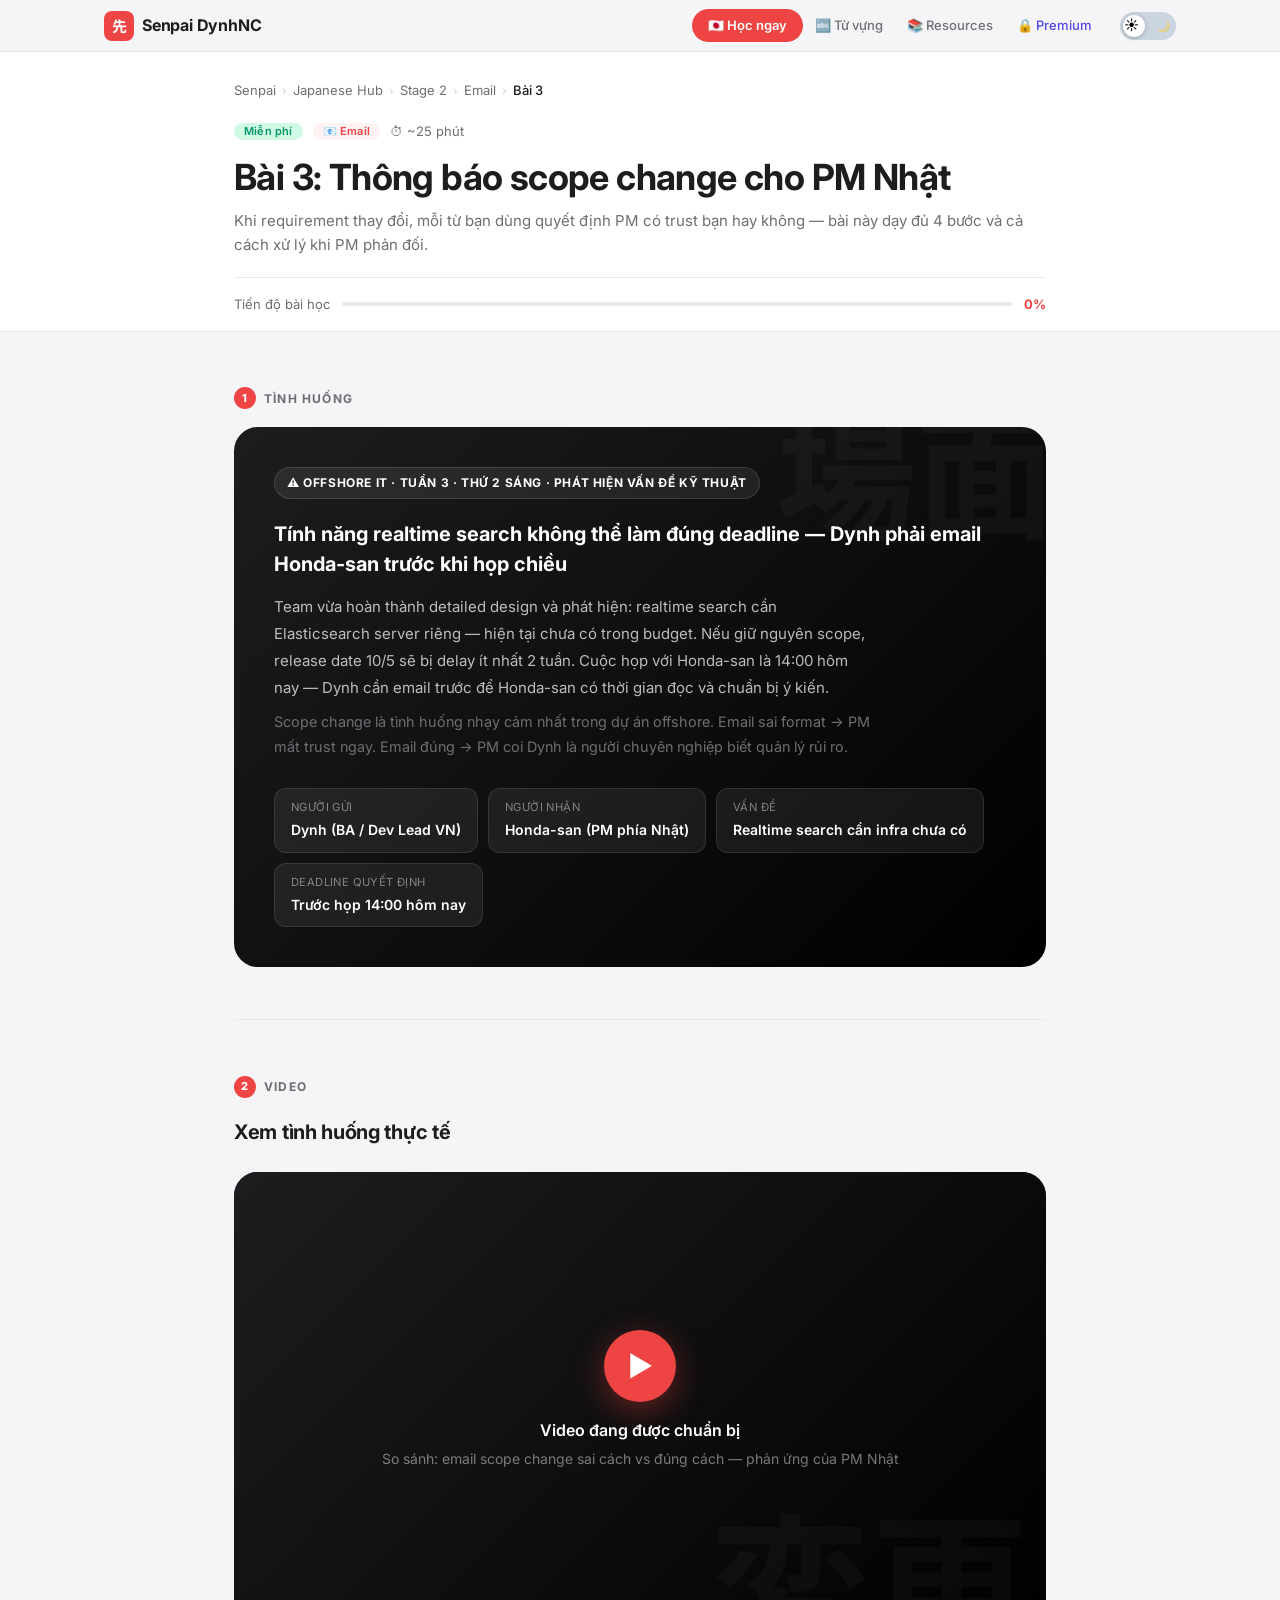
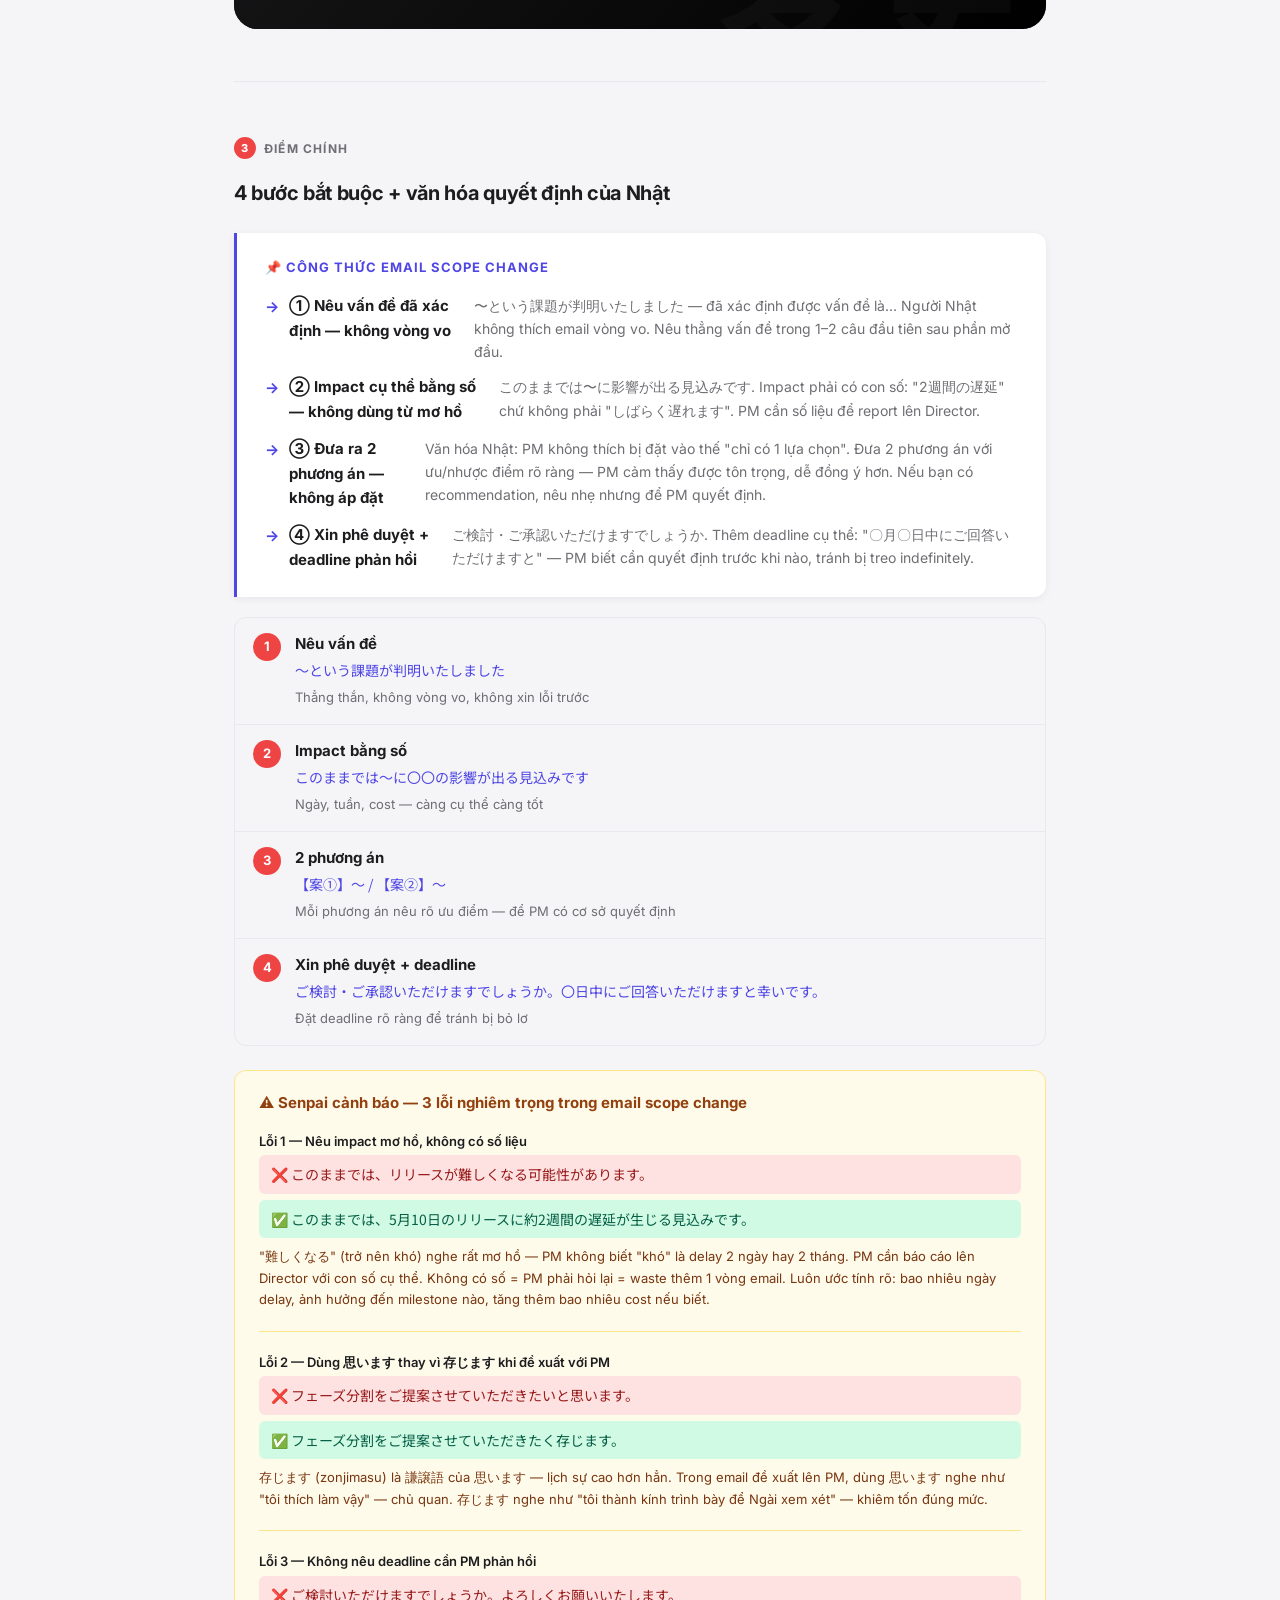
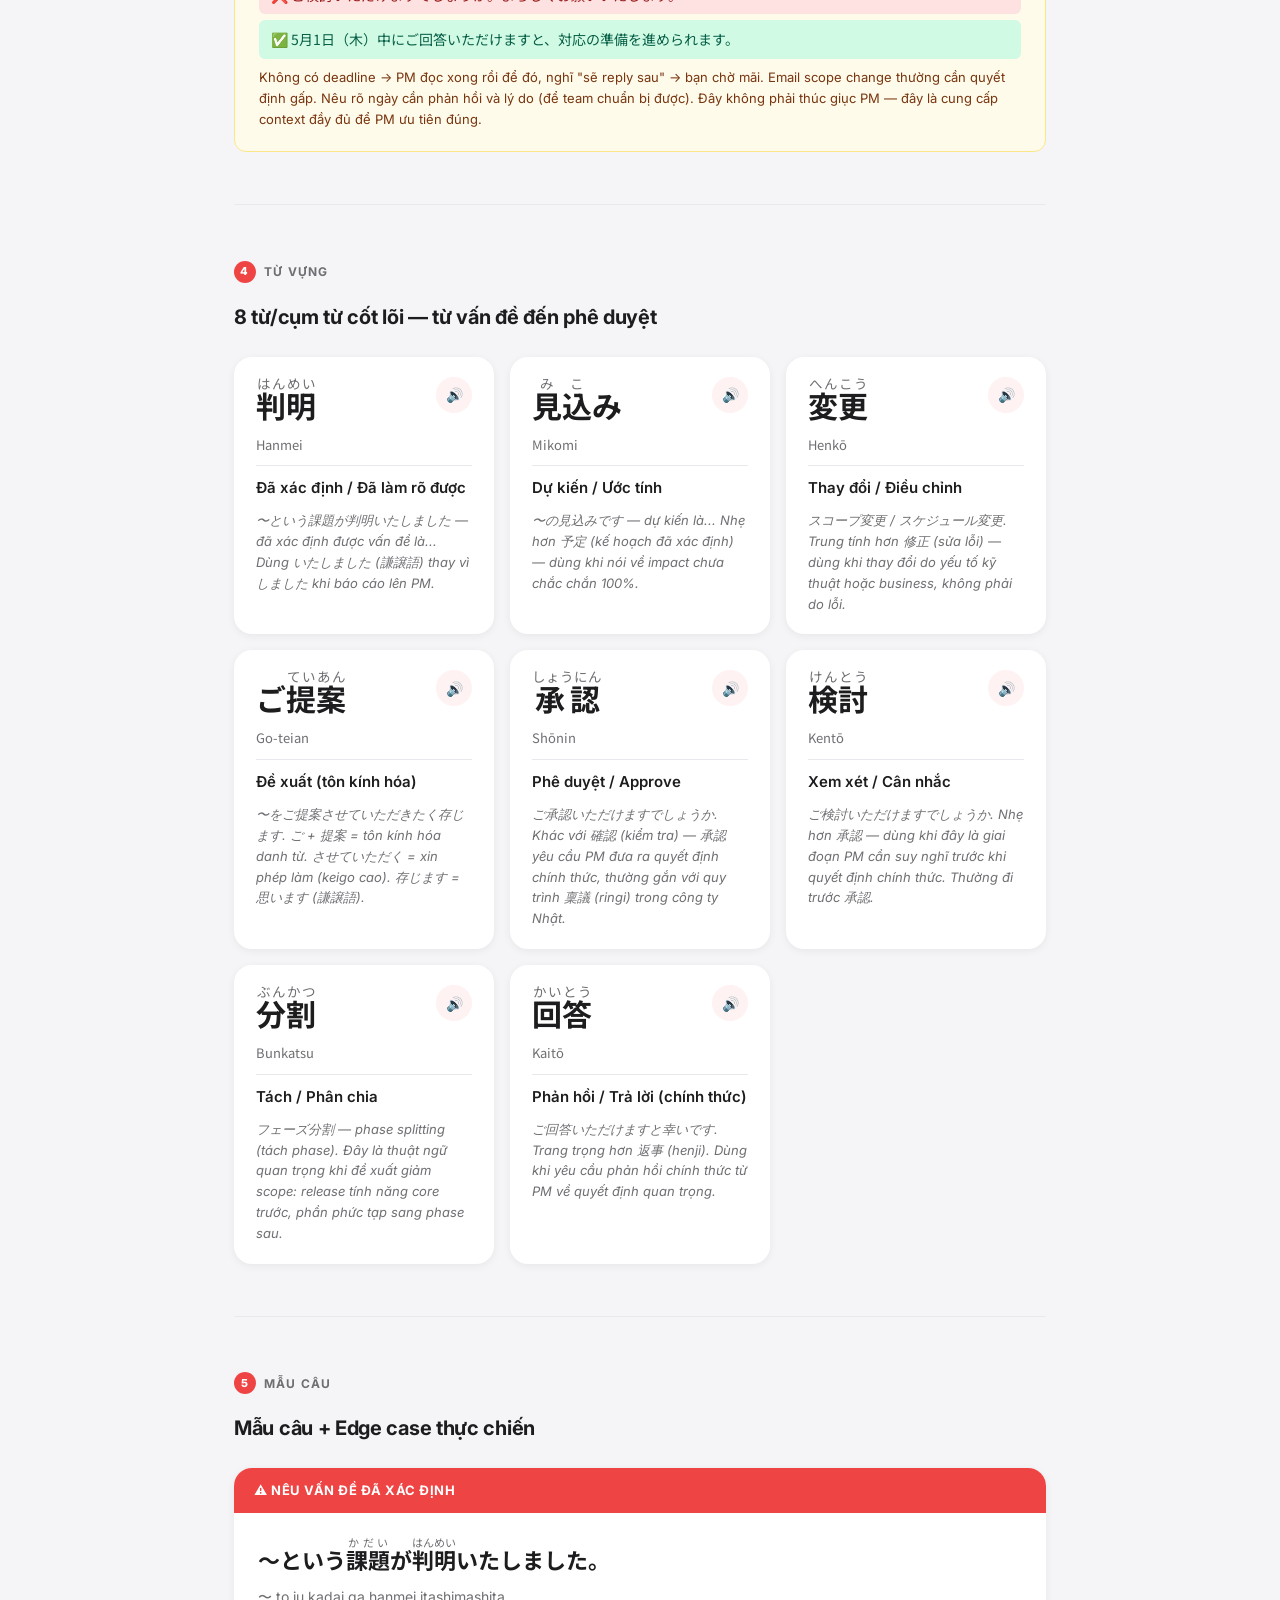
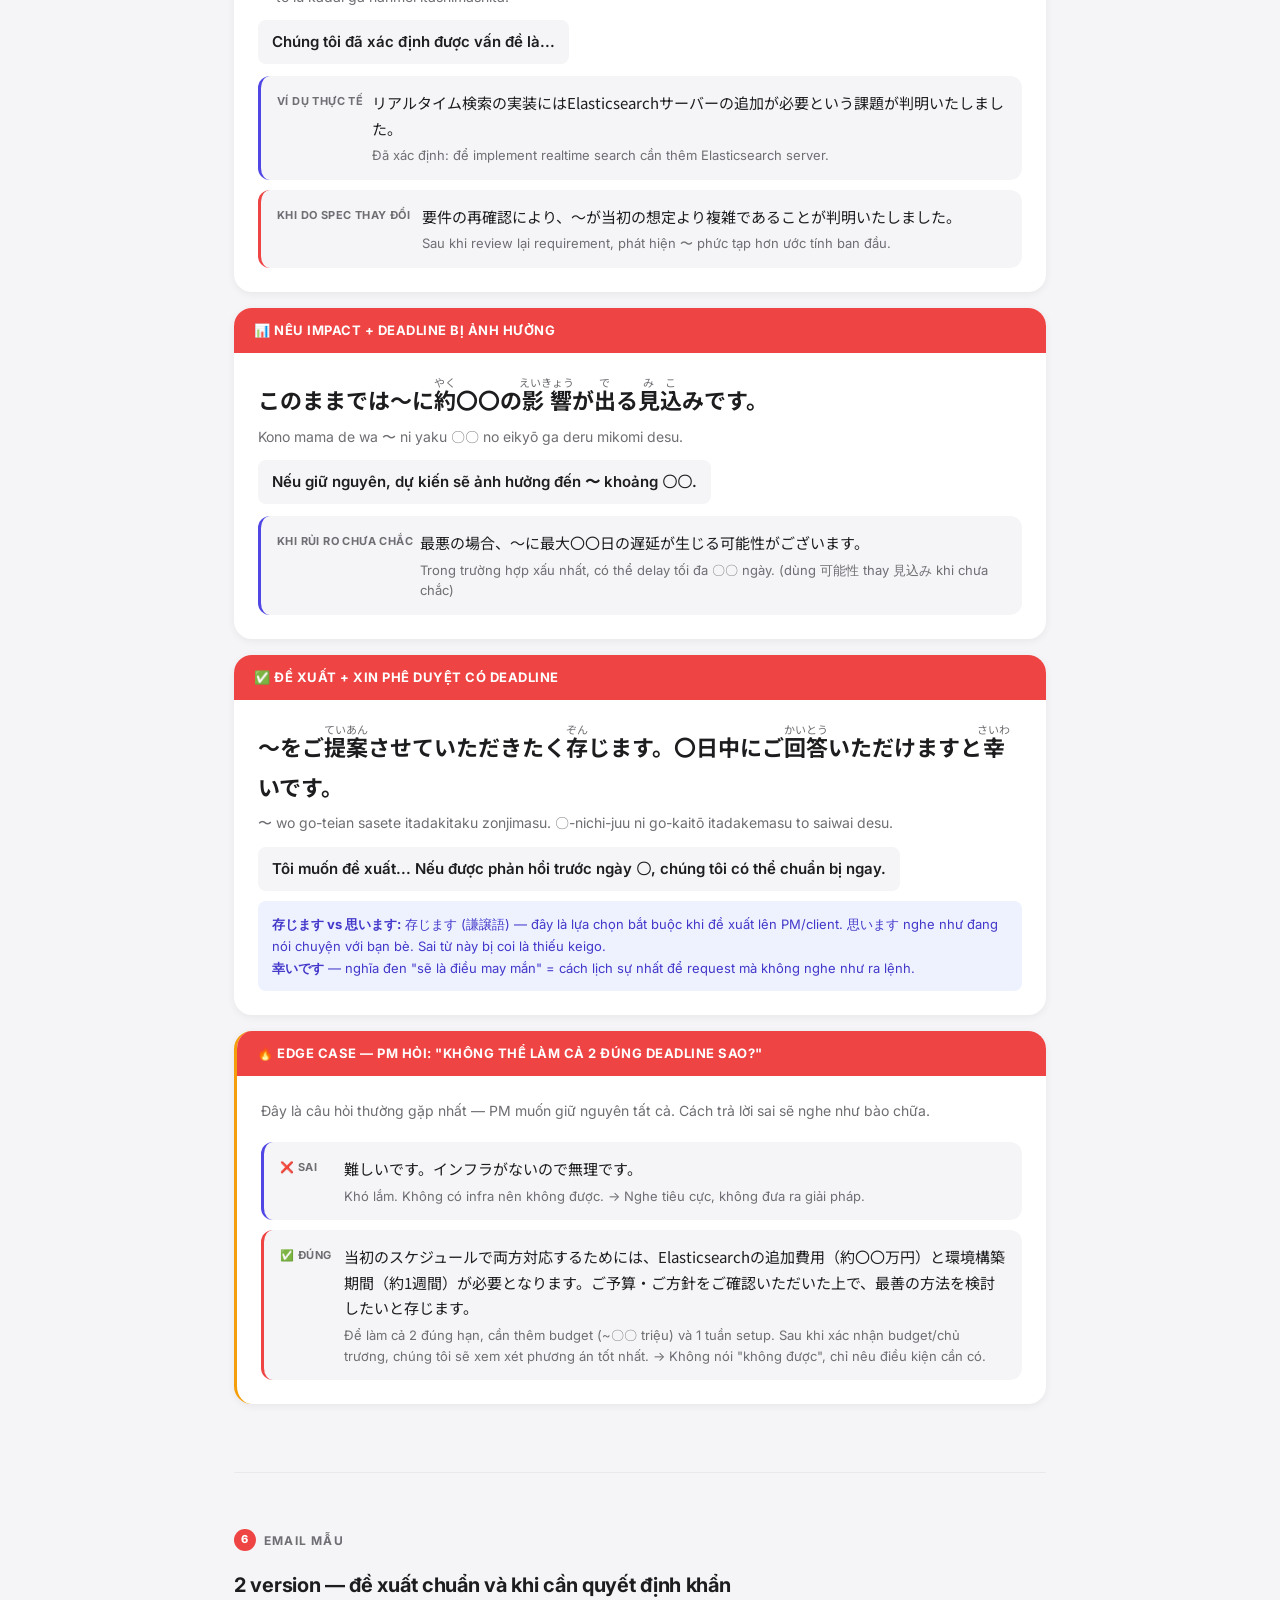
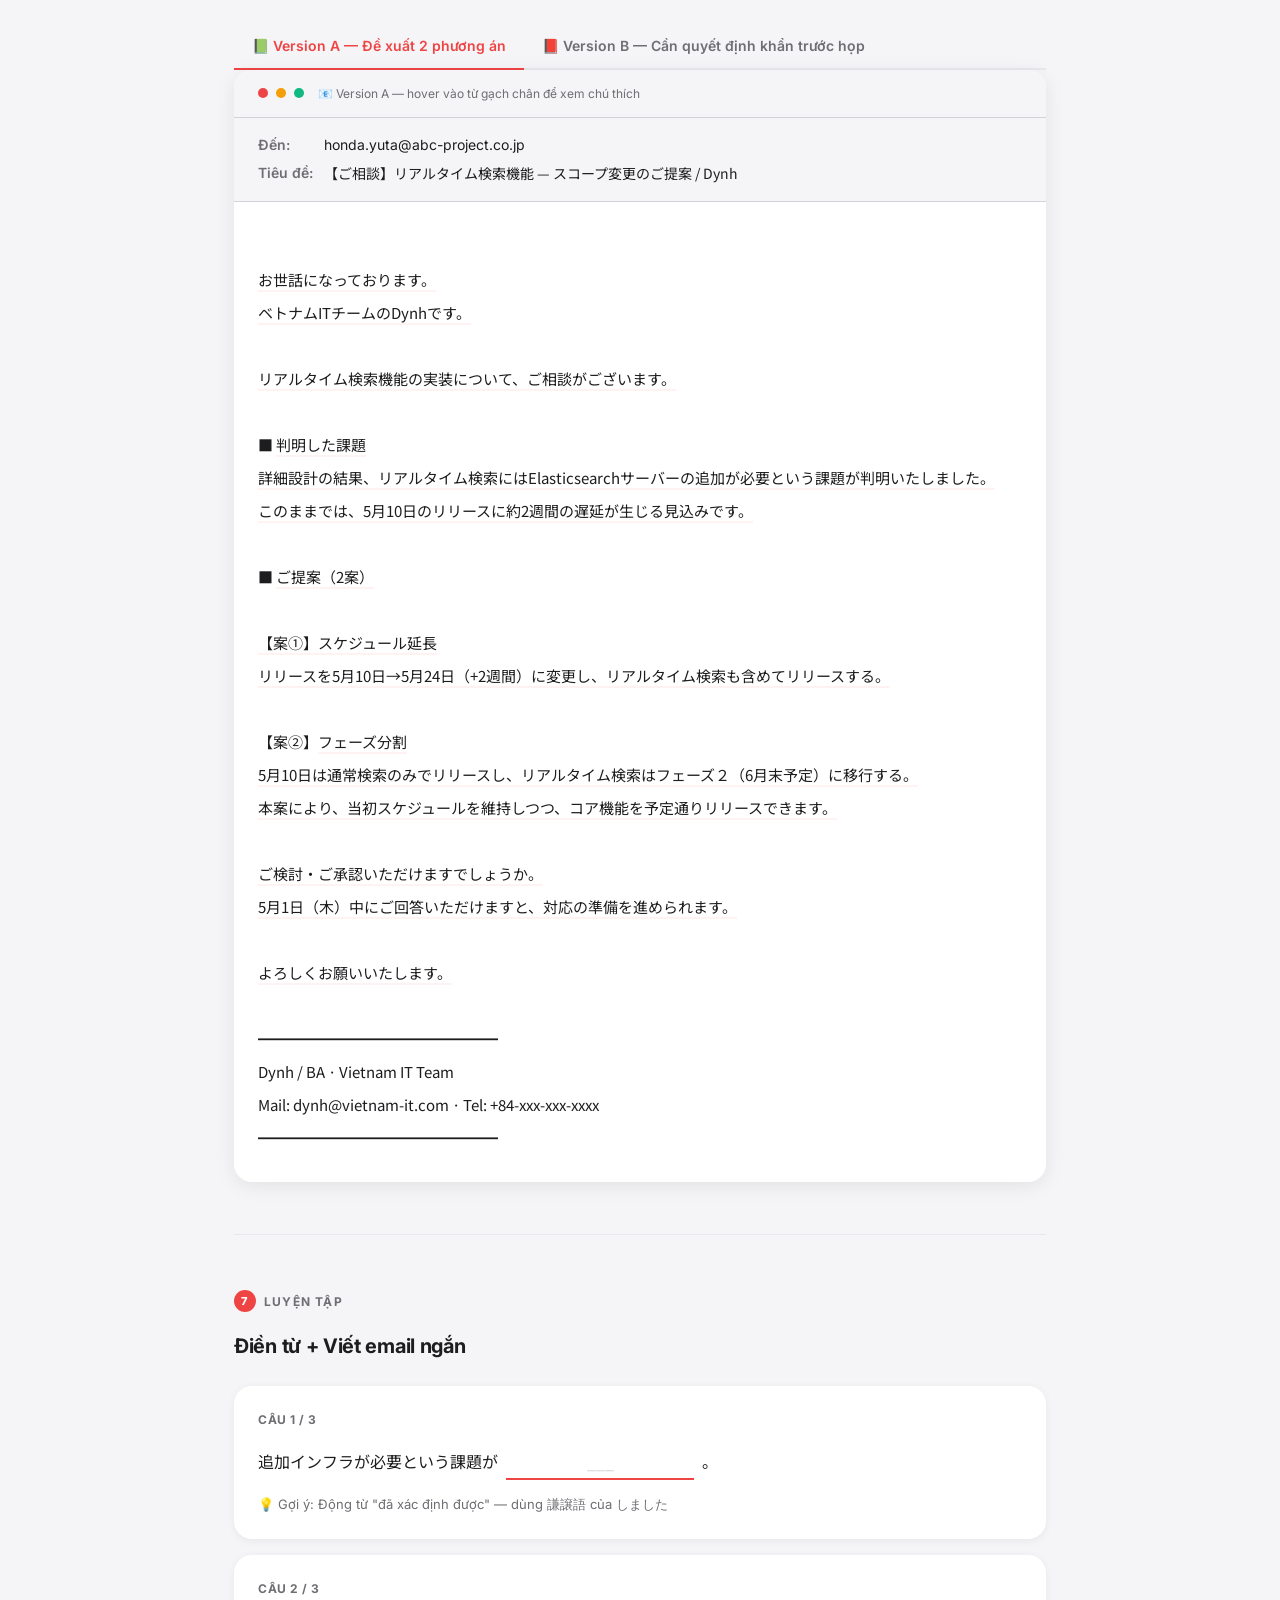
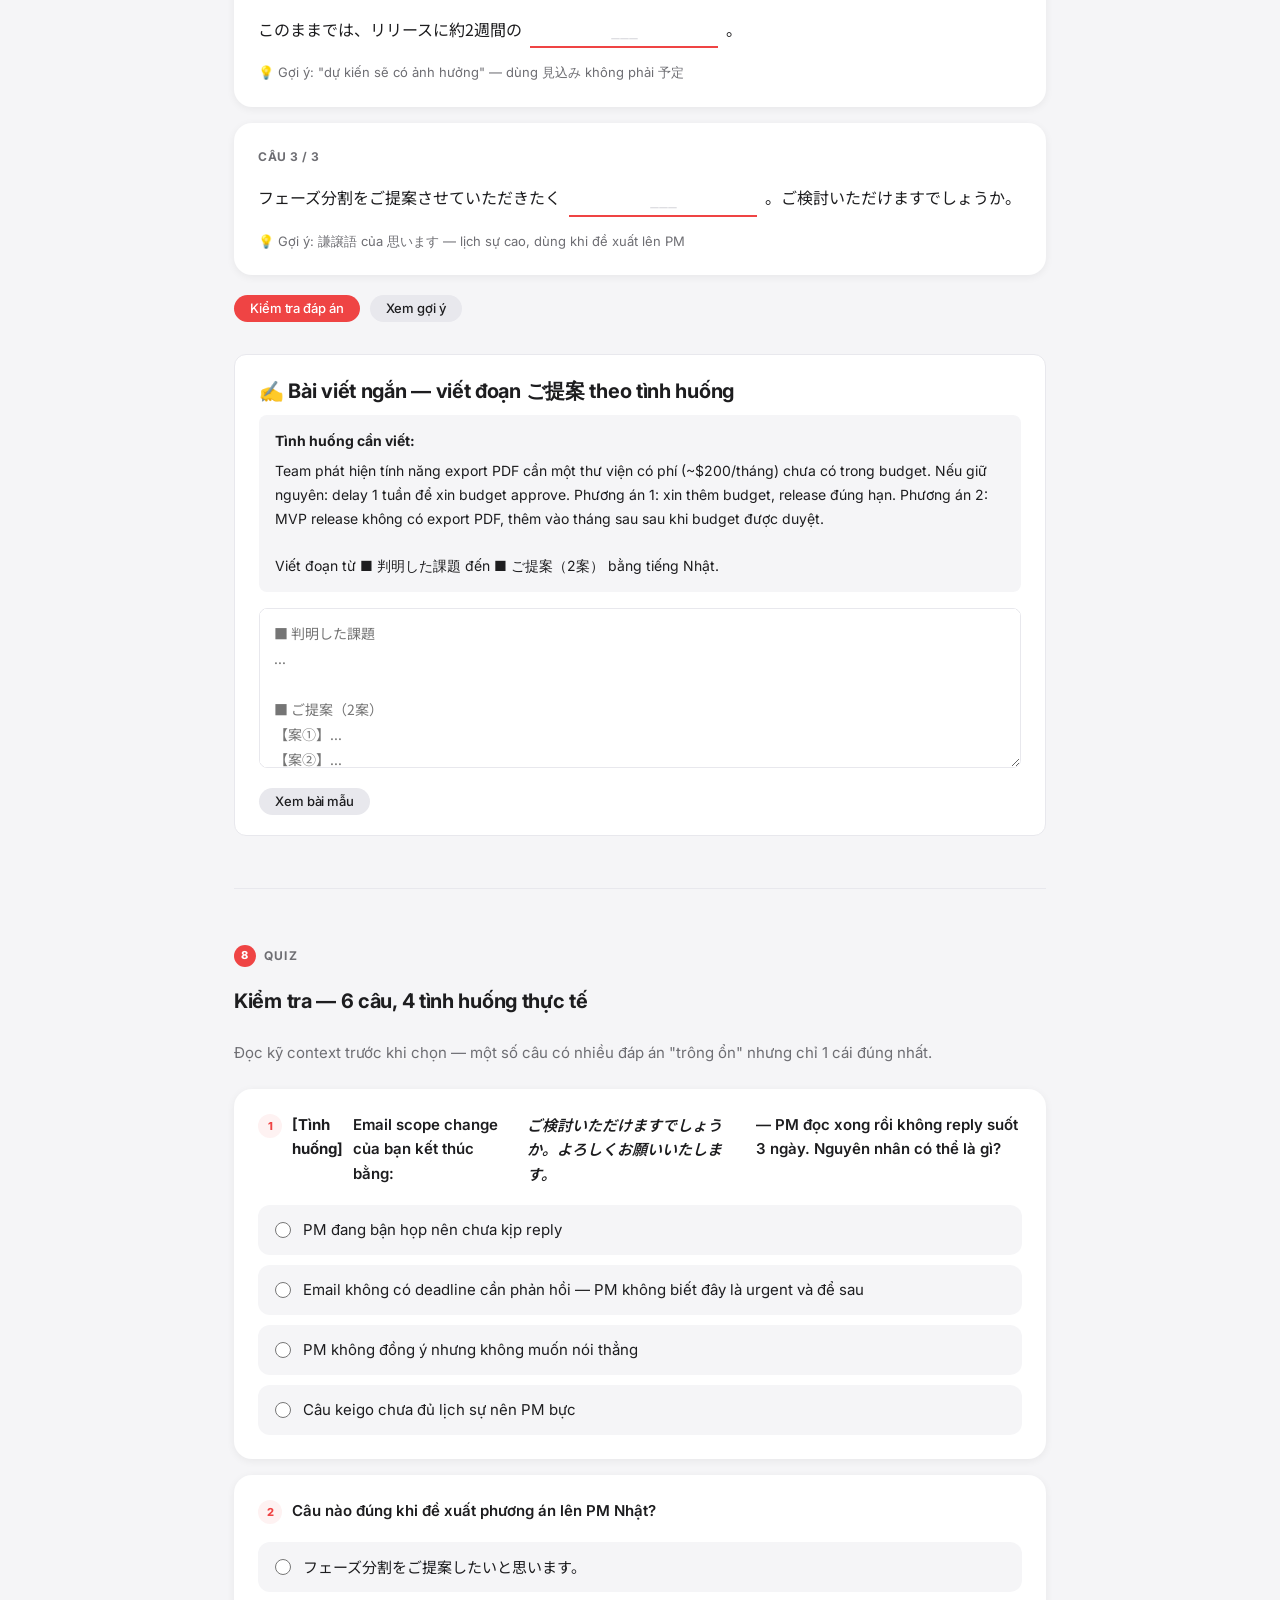
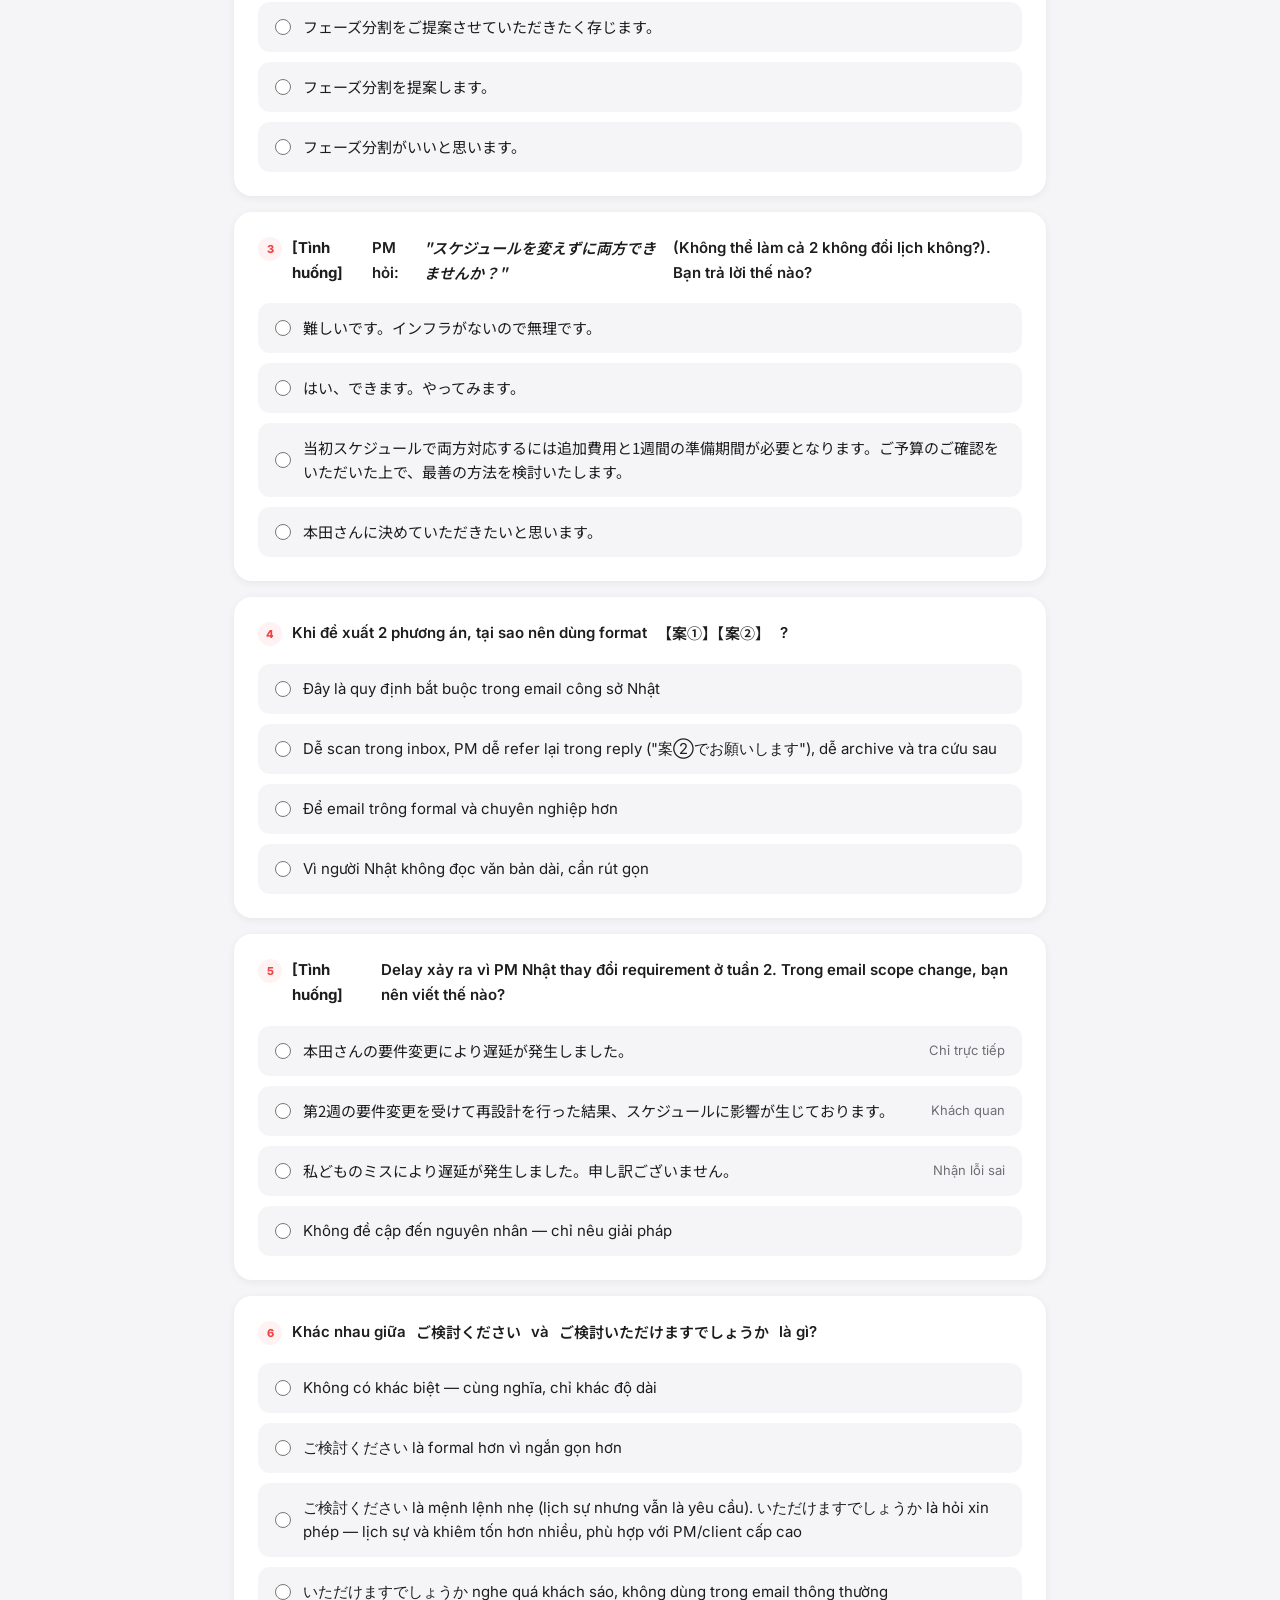
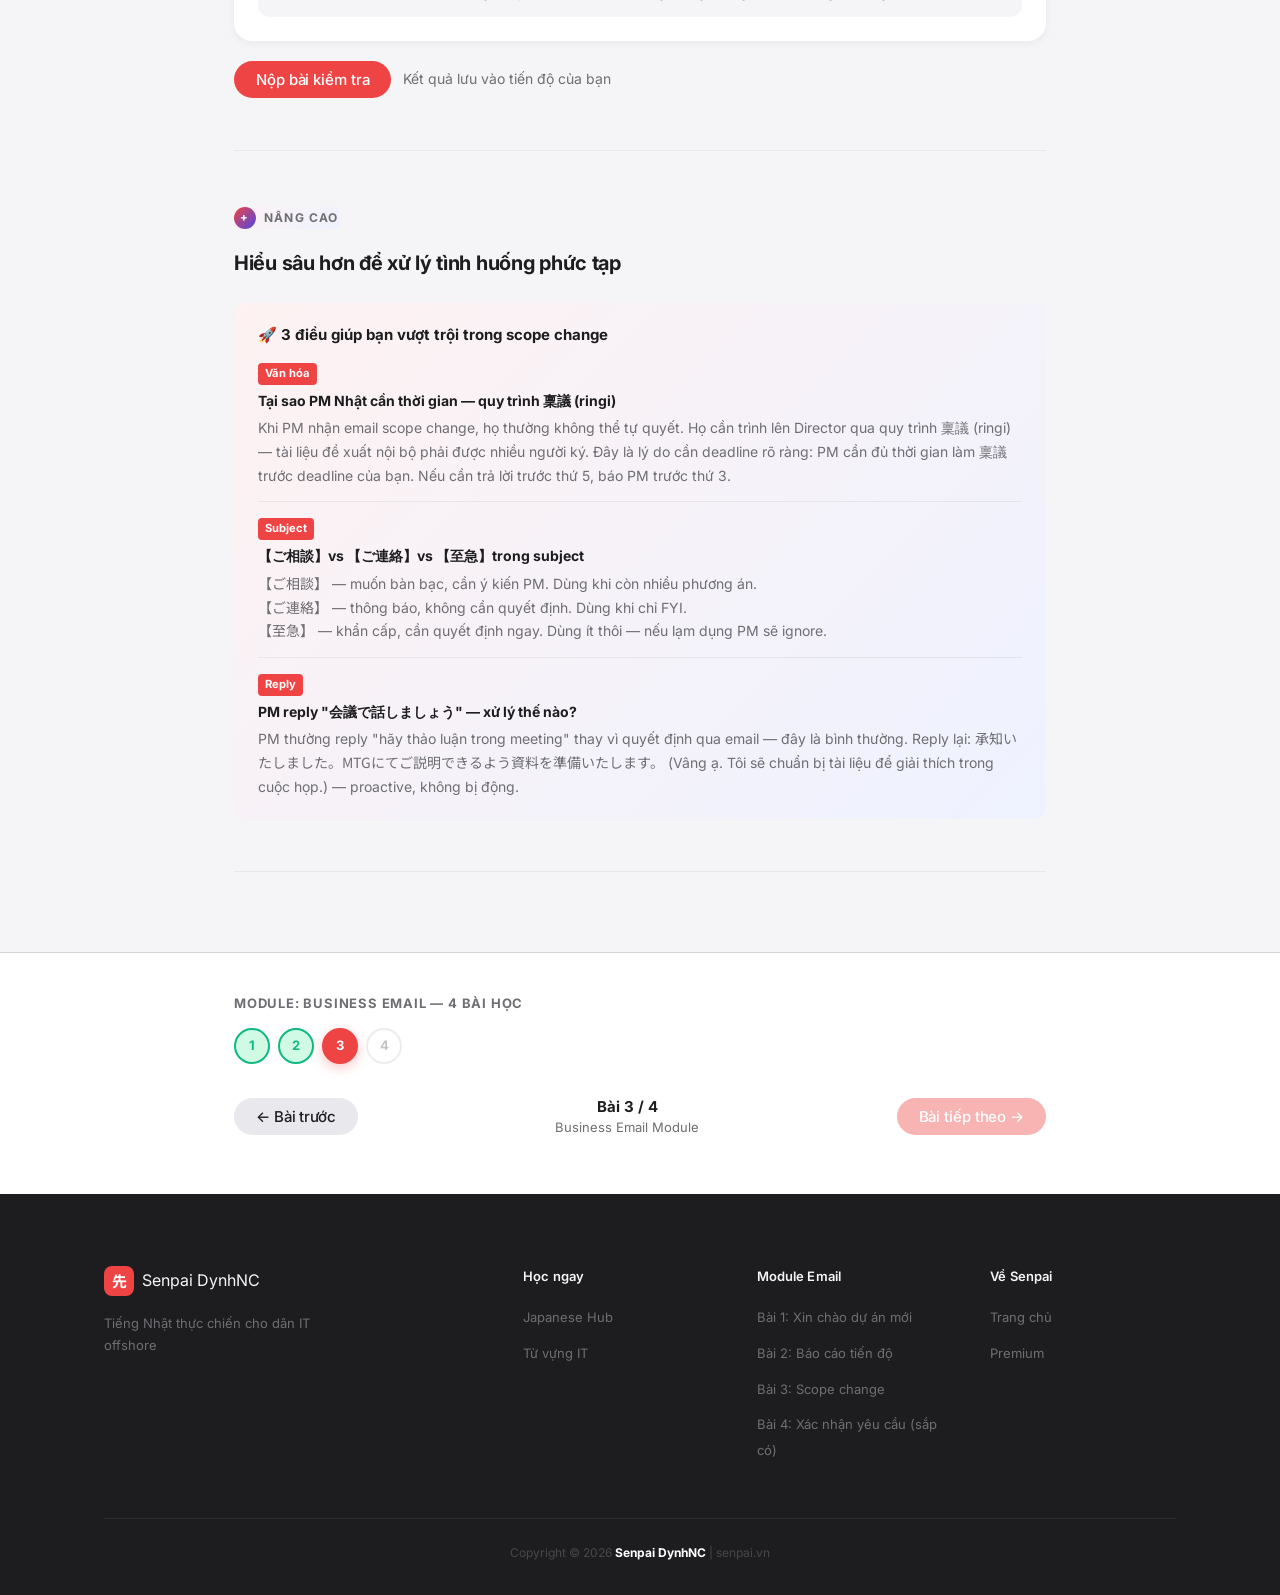
<file: japanese/stage2/email/lesson-03.html>
﻿<!DOCTYPE html>
<html lang="vi" data-theme="light">
<head>
  <meta charset="UTF-8">
  <meta name="viewport" content="width=device-width, initial-scale=1.0">
  <title>Bài 3: Thông báo scope change — Senpai</title>
  <meta name="description" content="Viết email scope change chuẩn Nhật — 4 bước bắt buộc, 2 phương án cho PM chọn, edge case khi PM từ chối, writing exercise thực chiến.">
  <link rel="preconnect" href="https://fonts.googleapis.com">
  <link rel="preconnect" href="https://fonts.gstatic.com" crossorigin>
  <link href="https://fonts.googleapis.com/css2?family=Inter:wght@300;400;500;600;700;800&family=Noto+Sans+JP:wght@300;400;500;700&display=swap" rel="stylesheet">
  <link rel="stylesheet" href="../../../assets/css/main.css">
  <link rel="stylesheet" href="../../../assets/css/components.css">
  <link rel="stylesheet" href="../../../assets/css/lesson.css">
  <style>
    /* Senpai warning */
    .senpai-warn { background: #FFFBEB; border: 1.5px solid #FDE68A; border-radius: 12px; padding: 20px 24px; margin-top: 24px; }
    [data-theme="dark"] .senpai-warn { background: rgba(253,230,138,0.08); border-color: rgba(253,230,138,0.3); }
    .senpai-warn__head { font-weight: 700; color: #92400E; margin-bottom: 16px; font-size: 0.9375rem; }
    [data-theme="dark"] .senpai-warn__head { color: #FCD34D; }
    .senpai-warn__item { margin-bottom: 20px; padding-bottom: 20px; border-bottom: 1px solid #FDE68A; }
    [data-theme="dark"] .senpai-warn__item { border-color: rgba(253,230,138,0.2); }
    .senpai-warn__item:last-child { margin-bottom: 0; padding-bottom: 0; border-bottom: none; }
    .sw-label { font-size: 0.8125rem; font-weight: 600; margin-bottom: 4px; }
    .sw-wrong { background: #FEE2E2; border-radius: 6px; padding: 8px 12px; font-family: 'Noto Sans JP', sans-serif; font-size: 0.875rem; margin-bottom: 6px; color: #991B1B; }
    .sw-right  { background: #D1FAE5; border-radius: 6px; padding: 8px 12px; font-family: 'Noto Sans JP', sans-serif; font-size: 0.875rem; margin-bottom: 8px; color: #065F46; }
    .sw-explain { font-size: 0.8125rem; color: #78350F; line-height: 1.65; }
    [data-theme="dark"] .sw-explain { color: #D97706; }

    /* 4-step flow */
    .step-flow { display: flex; flex-direction: column; gap: 0; margin-top: 20px; border: 1px solid var(--color-border-light, #E2E8F0); border-radius: 12px; overflow: hidden; }
    .step-flow__item { display: flex; gap: 14px; padding: 14px 18px; border-bottom: 1px solid var(--color-border-light, #E2E8F0); align-items: flex-start; }
    .step-flow__item:last-child { border-bottom: none; }
    .step-flow__num { width: 28px; height: 28px; border-radius: 50%; background: var(--color-primary, #EF4444); color: #fff; font-weight: 700; font-size: 0.8125rem; display: flex; align-items: center; justify-content: center; flex-shrink: 0; margin-top: 1px; }
    .step-flow__body strong { display: block; margin-bottom: 3px; font-size: 0.9375rem; }
    .step-flow__body .jp { font-family: 'Noto Sans JP', sans-serif; font-size: 0.875rem; color: var(--color-accent, #4F46E5); display: block; margin-bottom: 3px; }
    .step-flow__body span { font-size: 0.8125rem; color: var(--color-text-muted); }

    /* Email variant tabs */
    .email-tabs { display: flex; gap: 0; border-bottom: 2px solid var(--color-border-light, #E2E8F0); margin-bottom: 0; }
    .email-tab { padding: 10px 18px; font-size: 0.875rem; font-weight: 600; cursor: pointer; border-bottom: 2px solid transparent; margin-bottom: -2px; color: var(--color-text-muted); transition: all 0.2s; }
    .email-tab.active { color: var(--color-primary, #EF4444); border-bottom-color: var(--color-primary, #EF4444); }
    .email-tab-content { display: none; }
    .email-tab-content.active { display: block; }

    /* Writing exercise */
    .writing-exercise { background: var(--color-surface); border: 1px solid var(--color-border-light, #E2E8F0); border-radius: 12px; padding: 20px 24px; margin-top: 28px; }
    .writing-exercise__scenario { background: var(--color-background, #F8FAFC); border-radius: 8px; padding: 14px 16px; margin-bottom: 16px; font-size: 0.875rem; line-height: 1.7; }
    .writing-exercise__scenario strong { display: block; margin-bottom: 6px; }
    .writing-exercise__area { width: 100%; min-height: 160px; border: 1px solid var(--color-border-light, #E2E8F0); border-radius: 8px; padding: 12px 14px; font-family: 'Noto Sans JP', sans-serif; font-size: 0.875rem; line-height: 1.8; resize: vertical; background: var(--color-surface); color: var(--color-text); box-sizing: border-box; }
    .writing-exercise__area:focus { outline: none; border-color: var(--color-primary, #EF4444); }
    .writing-exercise__sample { display: none; margin-top: 14px; }
    .writing-exercise__sample.show { display: block; }

    /* Nâng cao */
    .advanced-block { background: linear-gradient(135deg, #FEF2F2 0%, #EEF2FF 100%); border-radius: 12px; padding: 20px 24px; margin-top: 24px; }
    [data-theme="dark"] .advanced-block { background: linear-gradient(135deg, rgba(239,68,68,0.08) 0%, rgba(79,70,229,0.08) 100%); }
    .advanced-block__head { font-weight: 700; font-size: 0.9375rem; margin-bottom: 14px; }
    .advanced-item { margin-bottom: 14px; padding-bottom: 14px; border-bottom: 1px solid rgba(0,0,0,0.06); font-size: 0.875rem; }
    [data-theme="dark"] .advanced-item { border-color: rgba(255,255,255,0.06); }
    .advanced-item:last-child { margin-bottom: 0; padding-bottom: 0; border-bottom: none; }
    .advanced-item__tag { display: inline-block; background: var(--color-primary, #EF4444); color: #fff; font-size: 0.7rem; font-weight: 700; padding: 2px 7px; border-radius: 4px; margin-bottom: 5px; }
    .advanced-item .jp { font-family: 'Noto Sans JP', sans-serif; }

    /* Keigo note box */
    .keigo-note { background: #EEF2FF; border-radius: 8px; padding: 12px 14px; margin-top: 10px; font-size: 0.8125rem; color: #4338CA; line-height: 1.7; }
    [data-theme="dark"] .keigo-note { background: rgba(79,70,229,0.12); color: #818CF8; }

    /* Quiz feedback */
    .quiz-feedback { display: none; margin-top: 8px; padding: 8px 12px; border-radius: 6px; font-size: 0.8125rem; line-height: 1.5; }
    .quiz-feedback.correct { background: #D1FAE5; color: #065F46; display: block; }
    .quiz-feedback.wrong   { background: #FEE2E2; color: #991B1B; display: block; }
  </style>
</head>
<body>

<!-- ── NAVBAR ── -->
<nav class="navbar">
  <div class="container">
    <a href="../../../index.html" class="navbar__brand">
      <span class="brand-icon">先</span>
      <span class="brand-name">Senpai DynhNC</span>
    </a>
    <ul class="navbar__links">
      <li><a href="../../index.html" class="link--cta">🇯🇵 Học ngay</a></li>
      <li><a href="../../vocabulary/index.html">🔤 Từ vựng</a></li>
      <li><a href="#">📚 Resources</a></li>
      <li><a href="#" class="link--premium">🔒 Premium</a></li>
    </ul>
    <div class="navbar__right">
      <button class="theme-toggle" aria-label="Đổi giao diện">
        <span class="toggle-track">
          <span class="toggle-sun">☀️</span>
          <span class="toggle-moon">🌙</span>
          <span class="toggle-thumb"></span>
        </span>
      </button>
    </div>
    <button class="navbar__toggle" aria-label="Menu">☰</button>
  </div>
</nav>

<!-- ── LESSON HEADER ── -->
<div class="lesson-header">
  <div class="lesson-wrapper">
    <nav class="breadcrumb" aria-label="Breadcrumb">
      <a href="../../../index.html">Senpai</a>
      <span class="breadcrumb__sep">›</span>
      <a href="../../index.html">Japanese Hub</a>
      <span class="breadcrumb__sep">›</span>
      <a href="../index.html">Stage 2</a>
      <span class="breadcrumb__sep">›</span>
      <a href="index.html">Email</a>
      <span class="breadcrumb__sep">›</span>
      <span class="breadcrumb__current">Bài 3</span>
    </nav>

    <div class="lesson-meta">
      <span class="badge badge--free">Miễn phí</span>
      <span class="badge badge--new">📧 Email</span>
      <span style="font-size:0.8125rem; color: var(--color-text-muted);">⏱ ~25 phút</span>
    </div>

    <h1>Bài 3: Thông báo scope change cho PM Nhật</h1>
    <p class="lesson-header__sub">
      Khi requirement thay đổi, mỗi từ bạn dùng quyết định PM có trust bạn hay không — bài này dạy đủ 4 bước và cả cách xử lý khi PM phản đối.
    </p>

    <div class="lesson-progress-row">
      <span class="lesson-progress-label">Tiến độ bài học</span>
      <div class="progress-bar">
        <div class="progress-bar__fill" id="lesson-progress-bar" style="width: 0%"></div>
      </div>
      <span class="lesson-progress-pct" id="lesson-progress-pct">0%</span>
    </div>
  </div>
</div>

<!-- ── LESSON BODY ── -->
<main class="lesson-body">
  <div class="lesson-wrapper">

    <!-- ════ SECTION 1: SITUATION ════ -->
    <div class="ls" id="ls-1">
      <div class="ls__label">
        <span class="ls__num">1</span>
        Tình huống
      </div>
      <div class="situation-card reveal">
        <div class="situation-tag">⚠️ Offshore IT · Tuần 3 · Thứ 2 sáng · Phát hiện vấn đề kỹ thuật</div>
        <h2>Tính năng realtime search không thể làm đúng deadline — Dynh phải email Honda-san trước khi họp chiều</h2>
        <p>
          Team vừa hoàn thành detailed design và phát hiện: realtime search cần Elasticsearch server
          riêng — hiện tại chưa có trong budget. Nếu giữ nguyên scope, release date 10/5 sẽ bị delay
          ít nhất 2 tuần. Cuộc họp với Honda-san là 14:00 hôm nay — Dynh cần email trước để Honda-san
          có thời gian đọc và chuẩn bị ý kiến.
        </p>
        <p style="margin-top: 8px; font-size: 0.9rem; color: var(--color-text-muted);">
          Scope change là tình huống nhạy cảm nhất trong dự án offshore. Email sai format → PM mất trust ngay. Email đúng → PM coi Dynh là người chuyên nghiệp biết quản lý rủi ro.
        </p>
        <div class="situation-actors">
          <div class="actor-chip">
            <span class="actor-chip__role">Người gửi</span>
            Dynh (BA / Dev Lead VN)
          </div>
          <div class="actor-chip">
            <span class="actor-chip__role">Người nhận</span>
            Honda-san (PM phía Nhật)
          </div>
          <div class="actor-chip">
            <span class="actor-chip__role">Vấn đề</span>
            Realtime search cần infra chưa có
          </div>
          <div class="actor-chip">
            <span class="actor-chip__role">Deadline quyết định</span>
            Trước họp 14:00 hôm nay
          </div>
        </div>
      </div>
    </div>

    <!-- ════ SECTION 2: VIDEO ════ -->
    <div class="ls" id="ls-2">
      <div class="ls__label">
        <span class="ls__num">2</span>
        Video
      </div>
      <div class="ls__title">Xem tình huống thực tế</div>
      <div class="video-wrap reveal">
        <div class="video-placeholder">
          <div class="video-placeholder__kanji">変更</div>
          <div class="video-placeholder__play">▶</div>
          <div class="video-placeholder__text">
            <div class="video-placeholder__title">Video đang được chuẩn bị</div>
            <div class="video-placeholder__sub">So sánh: email scope change sai cách vs đúng cách — phản ứng của PM Nhật</div>
          </div>
        </div>
      </div>
    </div>

    <!-- ════ SECTION 3: NOTES ════ -->
    <div class="ls" id="ls-3">
      <div class="ls__label">
        <span class="ls__num">3</span>
        Điểm chính
      </div>
      <div class="ls__title">4 bước bắt buộc + văn hóa quyết định của Nhật</div>
      <div class="notes-card reveal">
        <div class="notes-card__heading">📌 Công thức email scope change</div>
        <ul>
          <li>
            <strong>① Nêu vấn đề đã xác định — không vòng vo</strong><br>
            <span style="font-size:0.875rem; color:var(--color-text-muted);">〜という課題が判明いたしました — đã xác định được vấn đề là... Người Nhật không thích email vòng vo. Nêu thẳng vấn đề trong 1–2 câu đầu tiên sau phần mở đầu.</span>
          </li>
          <li>
            <strong>② Impact cụ thể bằng số — không dùng từ mơ hồ</strong><br>
            <span style="font-size:0.875rem; color:var(--color-text-muted);">このままでは〜に影響が出る見込みです. Impact phải có con số: "2週間の遅延" chứ không phải "しばらく遅れます". PM cần số liệu để report lên Director.</span>
          </li>
          <li>
            <strong>③ Đưa ra 2 phương án — không áp đặt</strong><br>
            <span style="font-size:0.875rem; color:var(--color-text-muted);">Văn hóa Nhật: PM không thích bị đặt vào thế "chỉ có 1 lựa chọn". Đưa 2 phương án với ưu/nhược điểm rõ ràng — PM cảm thấy được tôn trọng, dễ đồng ý hơn. Nếu bạn có recommendation, nêu nhẹ nhưng để PM quyết định.</span>
          </li>
          <li>
            <strong>④ Xin phê duyệt + deadline phản hồi</strong><br>
            <span style="font-size:0.875rem; color:var(--color-text-muted);">ご検討・ご承認いただけますでしょうか. Thêm deadline cụ thể: "〇月〇日中にご回答いただけますと" — PM biết cần quyết định trước khi nào, tránh bị treo indefinitely.</span>
          </li>
        </ul>
      </div>

      <!-- 4-step flow visual -->
      <div class="step-flow reveal d1">
        <div class="step-flow__item">
          <div class="step-flow__num">1</div>
          <div class="step-flow__body">
            <strong>Nêu vấn đề</strong>
            <span class="jp">〜という課題が判明いたしました</span>
            <span>Thẳng thắn, không vòng vo, không xin lỗi trước</span>
          </div>
        </div>
        <div class="step-flow__item">
          <div class="step-flow__num">2</div>
          <div class="step-flow__body">
            <strong>Impact bằng số</strong>
            <span class="jp">このままでは〜に〇〇の影響が出る見込みです</span>
            <span>Ngày, tuần, cost — càng cụ thể càng tốt</span>
          </div>
        </div>
        <div class="step-flow__item">
          <div class="step-flow__num">3</div>
          <div class="step-flow__body">
            <strong>2 phương án</strong>
            <span class="jp">【案①】〜 / 【案②】〜</span>
            <span>Mỗi phương án nêu rõ ưu điểm — để PM có cơ sở quyết định</span>
          </div>
        </div>
        <div class="step-flow__item">
          <div class="step-flow__num">4</div>
          <div class="step-flow__body">
            <strong>Xin phê duyệt + deadline</strong>
            <span class="jp">ご検討・ご承認いただけますでしょうか。〇日中にご回答いただけますと幸いです。</span>
            <span>Đặt deadline rõ ràng để tránh bị bỏ lơ</span>
          </div>
        </div>
      </div>

      <!-- Senpai Warning -->
      <div class="senpai-warn reveal d2">
        <div class="senpai-warn__head">⚠️ Senpai cảnh báo — 3 lỗi nghiêm trọng trong email scope change</div>

        <div class="senpai-warn__item">
          <div class="sw-label">Lỗi 1 — Nêu impact mơ hồ, không có số liệu</div>
          <div class="sw-wrong">❌ このままでは、リリースが難しくなる可能性があります。</div>
          <div class="sw-right">✅ このままでは、5月10日のリリースに約2週間の遅延が生じる見込みです。</div>
          <div class="sw-explain">
            "難しくなる" (trở nên khó) nghe rất mơ hồ — PM không biết "khó" là delay 2 ngày hay 2 tháng.
            PM cần báo cáo lên Director với con số cụ thể. Không có số = PM phải hỏi lại = waste thêm 1 vòng email.
            Luôn ước tính rõ: bao nhiêu ngày delay, ảnh hưởng đến milestone nào, tăng thêm bao nhiêu cost nếu biết.
          </div>
        </div>

        <div class="senpai-warn__item">
          <div class="sw-label">Lỗi 2 — Dùng 思います thay vì 存じます khi đề xuất với PM</div>
          <div class="sw-wrong">❌ フェーズ分割をご提案させていただきたいと思います。</div>
          <div class="sw-right">✅ フェーズ分割をご提案させていただきたく存じます。</div>
          <div class="sw-explain">
            存じます (zonjimasu) là 謙譲語 của 思います — lịch sự cao hơn hẳn.
            Trong email đề xuất lên PM, dùng 思います nghe như "tôi thích làm vậy" — chủ quan.
            存じます nghe như "tôi thành kính trình bày để Ngài xem xét" — khiêm tốn đúng mức.
          </div>
        </div>

        <div class="senpai-warn__item">
          <div class="sw-label">Lỗi 3 — Không nêu deadline cần PM phản hồi</div>
          <div class="sw-wrong">❌ ご検討いただけますでしょうか。よろしくお願いいたします。</div>
          <div class="sw-right">✅ 5月1日（木）中にご回答いただけますと、対応の準備を進められます。</div>
          <div class="sw-explain">
            Không có deadline → PM đọc xong rồi để đó, nghĩ "sẽ reply sau" → bạn chờ mãi.
            Email scope change thường cần quyết định gấp. Nêu rõ ngày cần phản hồi và lý do (để team chuẩn bị được).
            Đây không phải thúc giục PM — đây là cung cấp context đầy đủ để PM ưu tiên đúng.
          </div>
        </div>
      </div>
    </div>

    <!-- ════ SECTION 4: VOCAB ════ -->
    <div class="ls" id="ls-4">
      <div class="ls__label">
        <span class="ls__num">4</span>
        Từ vựng
      </div>
      <div class="ls__title">8 từ/cụm từ cốt lõi — từ vấn đề đến phê duyệt</div>
      <div class="vocab-grid">

        <div class="vocab-card reveal">
          <div class="vocab-card__top">
            <div class="vocab-card__word"><ruby>判明<rt>はんめい</rt></ruby></div>
            <button class="vocab-card__audio" aria-label="Nghe phát âm">🔊</button>
          </div>
          <div class="vocab-card__reading">Hanmei</div>
          <hr class="vocab-card__divider">
          <div class="vocab-card__meaning">Đã xác định / Đã làm rõ được</div>
          <div class="vocab-card__usage">〜という課題が判明いたしました — đã xác định được vấn đề là... Dùng いたしました (謙譲語) thay vì しました khi báo cáo lên PM.</div>
        </div>

        <div class="vocab-card reveal d1">
          <div class="vocab-card__top">
            <div class="vocab-card__word"><ruby>見込<rt>みこ</rt></ruby>み</div>
            <button class="vocab-card__audio" aria-label="Nghe phát âm">🔊</button>
          </div>
          <div class="vocab-card__reading">Mikomi</div>
          <hr class="vocab-card__divider">
          <div class="vocab-card__meaning">Dự kiến / Ước tính</div>
          <div class="vocab-card__usage">〜の見込みです — dự kiến là... Nhẹ hơn 予定 (kế hoạch đã xác định) — dùng khi nói về impact chưa chắc chắn 100%.</div>
        </div>

        <div class="vocab-card reveal d2">
          <div class="vocab-card__top">
            <div class="vocab-card__word"><ruby>変更<rt>へんこう</rt></ruby></div>
            <button class="vocab-card__audio" aria-label="Nghe phát âm">🔊</button>
          </div>
          <div class="vocab-card__reading">Henkō</div>
          <hr class="vocab-card__divider">
          <div class="vocab-card__meaning">Thay đổi / Điều chỉnh</div>
          <div class="vocab-card__usage">スコープ変更 / スケジュール変更. Trung tính hơn 修正 (sửa lỗi) — dùng khi thay đổi do yếu tố kỹ thuật hoặc business, không phải do lỗi.</div>
        </div>

        <div class="vocab-card reveal">
          <div class="vocab-card__top">
            <div class="vocab-card__word">ご<ruby>提案<rt>ていあん</rt></ruby></div>
            <button class="vocab-card__audio" aria-label="Nghe phát âm">🔊</button>
          </div>
          <div class="vocab-card__reading">Go-teian</div>
          <hr class="vocab-card__divider">
          <div class="vocab-card__meaning">Đề xuất (tôn kính hóa)</div>
          <div class="vocab-card__usage">〜をご提案させていただきたく存じます. ご + 提案 = tôn kính hóa danh từ. させていただく = xin phép làm (keigo cao). 存じます = 思います (謙譲語).</div>
        </div>

        <div class="vocab-card reveal d1">
          <div class="vocab-card__top">
            <div class="vocab-card__word"><ruby>承認<rt>しょうにん</rt></ruby></div>
            <button class="vocab-card__audio" aria-label="Nghe phát âm">🔊</button>
          </div>
          <div class="vocab-card__reading">Shōnin</div>
          <hr class="vocab-card__divider">
          <div class="vocab-card__meaning">Phê duyệt / Approve</div>
          <div class="vocab-card__usage">ご承認いただけますでしょうか. Khác với 確認 (kiểm tra) — 承認 yêu cầu PM đưa ra quyết định chính thức, thường gắn với quy trình 稟議 (ringi) trong công ty Nhật.</div>
        </div>

        <div class="vocab-card reveal d2">
          <div class="vocab-card__top">
            <div class="vocab-card__word"><ruby>検討<rt>けんとう</rt></ruby></div>
            <button class="vocab-card__audio" aria-label="Nghe phát âm">🔊</button>
          </div>
          <div class="vocab-card__reading">Kentō</div>
          <hr class="vocab-card__divider">
          <div class="vocab-card__meaning">Xem xét / Cân nhắc</div>
          <div class="vocab-card__usage">ご検討いただけますでしょうか. Nhẹ hơn 承認 — dùng khi đây là giai đoạn PM cần suy nghĩ trước khi quyết định chính thức. Thường đi trước 承認.</div>
        </div>

        <div class="vocab-card reveal">
          <div class="vocab-card__top">
            <div class="vocab-card__word"><ruby>分割<rt>ぶんかつ</rt></ruby></div>
            <button class="vocab-card__audio" aria-label="Nghe phát âm">🔊</button>
          </div>
          <div class="vocab-card__reading">Bunkatsu</div>
          <hr class="vocab-card__divider">
          <div class="vocab-card__meaning">Tách / Phân chia</div>
          <div class="vocab-card__usage">フェーズ分割 — phase splitting (tách phase). Đây là thuật ngữ quan trọng khi đề xuất giảm scope: release tính năng core trước, phần phức tạp sang phase sau.</div>
        </div>

        <div class="vocab-card reveal d1">
          <div class="vocab-card__top">
            <div class="vocab-card__word"><ruby>回答<rt>かいとう</rt></ruby></div>
            <button class="vocab-card__audio" aria-label="Nghe phát âm">🔊</button>
          </div>
          <div class="vocab-card__reading">Kaitō</div>
          <hr class="vocab-card__divider">
          <div class="vocab-card__meaning">Phản hồi / Trả lời (chính thức)</div>
          <div class="vocab-card__usage">ご回答いただけますと幸いです. Trang trọng hơn 返事 (henji). Dùng khi yêu cầu phản hồi chính thức từ PM về quyết định quan trọng.</div>
        </div>

      </div>
    </div>

    <!-- ════ SECTION 5: PATTERN ════ -->
    <div class="ls" id="ls-5">
      <div class="ls__label">
        <span class="ls__num">5</span>
        Mẫu câu
      </div>
      <div class="ls__title">Mẫu câu + Edge case thực chiến</div>

      <div class="pattern-card reveal">
        <div class="pattern-card__head">⚠️ Nêu vấn đề đã xác định</div>
        <div class="pattern-card__body">
          <div class="pattern-main">〜という<ruby>課題<rt>かだい</rt></ruby>が<ruby>判明<rt>はんめい</rt></ruby>いたしました。</div>
          <div class="pattern-reading">〜 to iu kadai ga hanmei itashimashita.</div>
          <div class="pattern-meaning">Chúng tôi đã xác định được vấn đề là...</div>
          <div class="pattern-variants" style="margin-top:12px">
            <div class="pattern-variant pattern-variant--formal">
              <span class="pattern-variant__tag">Ví dụ thực tế</span>
              <div>
                <div class="pattern-variant__text">リアルタイム検索の実装にはElasticsearchサーバーの追加が必要という課題が判明いたしました。</div>
                <div class="pattern-variant__vn">Đã xác định: để implement realtime search cần thêm Elasticsearch server.</div>
              </div>
            </div>
            <div class="pattern-variant pattern-variant--keigo">
              <span class="pattern-variant__tag">Khi do spec thay đổi</span>
              <div>
                <div class="pattern-variant__text">要件の再確認により、〜が当初の想定より複雑であることが判明いたしました。</div>
                <div class="pattern-variant__vn">Sau khi review lại requirement, phát hiện 〜 phức tạp hơn ước tính ban đầu.</div>
              </div>
            </div>
          </div>
        </div>
      </div>

      <div class="pattern-card reveal d1">
        <div class="pattern-card__head">📊 Nêu impact + deadline bị ảnh hưởng</div>
        <div class="pattern-card__body">
          <div class="pattern-main">このままでは〜に<ruby>約<rt>やく</rt></ruby>〇〇の<ruby>影響<rt>えいきょう</rt></ruby>が<ruby>出<rt>で</rt></ruby>る<ruby>見込<rt>みこ</rt></ruby>みです。</div>
          <div class="pattern-reading">Kono mama de wa 〜 ni yaku 〇〇 no eikyō ga deru mikomi desu.</div>
          <div class="pattern-meaning">Nếu giữ nguyên, dự kiến sẽ ảnh hưởng đến 〜 khoảng 〇〇.</div>
          <div class="pattern-variants" style="margin-top:12px">
            <div class="pattern-variant pattern-variant--formal">
              <span class="pattern-variant__tag">Khi rủi ro chưa chắc</span>
              <div>
                <div class="pattern-variant__text">最悪の場合、〜に最大〇〇日の遅延が生じる可能性がございます。</div>
                <div class="pattern-variant__vn">Trong trường hợp xấu nhất, có thể delay tối đa 〇〇 ngày. (dùng 可能性 thay 見込み khi chưa chắc)</div>
              </div>
            </div>
          </div>
        </div>
      </div>

      <div class="pattern-card reveal d2">
        <div class="pattern-card__head">✅ Đề xuất + Xin phê duyệt có deadline</div>
        <div class="pattern-card__body">
          <div class="pattern-main">〜をご<ruby>提案<rt>ていあん</rt></ruby>させていただきたく<ruby>存<rt>ぞん</rt></ruby>じます。〇日中にご<ruby>回答<rt>かいとう</rt></ruby>いただけますと<ruby>幸<rt>さいわ</rt></ruby>いです。</div>
          <div class="pattern-reading">〜 wo go-teian sasete itadakitaku zonjimasu. 〇-nichi-juu ni go-kaitō itadakemasu to saiwai desu.</div>
          <div class="pattern-meaning">Tôi muốn đề xuất... Nếu được phản hồi trước ngày 〇, chúng tôi có thể chuẩn bị ngay.</div>
          <div class="keigo-note">
            <strong>存じます vs 思います:</strong> 存じます (謙譲語) — đây là lựa chọn bắt buộc khi đề xuất lên PM/client. 思います nghe như đang nói chuyện với bạn bè. Sai từ này bị coi là thiếu keigo.<br>
            <strong>幸いです</strong> — nghĩa đen "sẽ là điều may mắn" = cách lịch sự nhất để request mà không nghe như ra lệnh.
          </div>
        </div>
      </div>

      <!-- Edge case: khi PM phản đối -->
      <div class="pattern-card reveal" style="border-left: 3px solid var(--color-warning, #F59E0B);">
        <div class="pattern-card__head">🔥 Edge case — PM hỏi: "Không thể làm cả 2 đúng deadline sao?"</div>
        <div class="pattern-card__body">
          <div style="font-size: 0.875rem; color: var(--color-text-muted); margin-bottom: 10px;">Đây là câu hỏi thường gặp nhất — PM muốn giữ nguyên tất cả. Cách trả lời sai sẽ nghe như bào chữa.</div>
          <div class="pattern-variants">
            <div class="pattern-variant pattern-variant--formal">
              <span class="pattern-variant__tag">❌ Sai</span>
              <div>
                <div class="pattern-variant__text">難しいです。インフラがないので無理です。</div>
                <div class="pattern-variant__vn">Khó lắm. Không có infra nên không được. → Nghe tiêu cực, không đưa ra giải pháp.</div>
              </div>
            </div>
            <div class="pattern-variant pattern-variant--keigo">
              <span class="pattern-variant__tag">✅ Đúng</span>
              <div>
                <div class="pattern-variant__text">当初のスケジュールで両方対応するためには、Elasticsearchの追加費用（約〇〇万円）と環境構築期間（約1週間）が必要となります。ご予算・ご方針をご確認いただいた上で、最善の方法を検討したいと存じます。</div>
                <div class="pattern-variant__vn">Để làm cả 2 đúng hạn, cần thêm budget (~〇〇 triệu) và 1 tuần setup. Sau khi xác nhận budget/chủ trương, chúng tôi sẽ xem xét phương án tốt nhất. → Không nói "không được", chỉ nêu điều kiện cần có.</div>
              </div>
            </div>
          </div>
        </div>
      </div>
    </div>

    <!-- ════ SECTION 6: EXAMPLE ════ -->
    <div class="ls" id="ls-6">
      <div class="ls__label">
        <span class="ls__num">6</span>
        Email mẫu
      </div>
      <div class="ls__title">2 version — đề xuất chuẩn và khi cần quyết định khẩn</div>

      <div class="email-tabs reveal">
        <div class="email-tab active" data-tab="standard">📗 Version A — Đề xuất 2 phương án</div>
        <div class="email-tab" data-tab="urgent">📕 Version B — Cần quyết định khẩn trước họp</div>
      </div>

      <!-- Version A: Standard -->
      <div class="email-tab-content active" id="tab-standard">
        <div class="example-email reveal">
          <div class="email-topbar">
            <span class="email-dot email-dot--red"></span>
            <span class="email-dot email-dot--yellow"></span>
            <span class="email-dot email-dot--green"></span>
            <span class="email-topbar-label">📧 Version A — hover vào từ gạch chân để xem chú thích</span>
          </div>
          <div class="email-fields">
            <div class="email-field">
              <span class="email-field__key">Đến:</span>
              <span class="email-field__val">honda.yuta@abc-project.co.jp</span>
            </div>
            <div class="email-field">
              <span class="email-field__key">Tiêu đề:</span>
              <span class="email-field__val" style="font-family:'Noto Sans JP',sans-serif;">【ご相談】リアルタイム検索機能 — スコープ変更のご提案 / Dynh</span>
            </div>
          </div>
          <div class="email-body">
<span class="ann" data-note="Câu mở đầu bắt buộc — không bao giờ bỏ">お世話になっております。</span>
<span class="ann" data-note="Tự giới thiệu lại — PM nhận nhiều email, cần context">ベトナムITチームのDynhです。</span>

<span class="ann" data-note="【ご相談】trong subject + câu intro — PM biết ngay đây là email cần chú ý, không phải báo cáo thường">リアルタイム検索機能の実装について、ご相談がございます。</span>

■ <span class="ann" data-note="判明した課題 — section nêu vấn đề. 判明 = đã làm rõ được (không còn nghi ngờ)">判明した課題</span>
<span class="ann" data-note="判明いたしました — いたしました là 謙譲語, không dùng しました với PM">詳細設計の結果、リアルタイム検索にはElasticsearchサーバーの追加が必要という課題が判明いたしました。</span>
<span class="ann" data-note="2週間 — con số cụ thể, không nói mơ hồ. PM cần số để report lên Director">このままでは、5月10日のリリースに約2週間の遅延が生じる見込みです。</span>

■ <span class="ann" data-note="ご提案（2案）— luôn đưa 2 phương án. Người Nhật không thích bị áp đặt 1 lựa chọn">ご提案（2案）</span>

<span class="ann" data-note="【案①】bracket format — convention đề xuất chuẩn Nhật, dễ scan và dễ refer lại trong reply">【案①】スケジュール延長</span>
<span class="ann" data-note="Nêu ngày cụ thể: 5/10 → 5/24. Không nói chung chung '2 tuần sau'">リリースを5月10日→5月24日（+2週間）に変更し、リアルタイム検索も含めてリリースする。</span>

【案②】<span class="ann" data-note="フェーズ分割 = phase splitting — tách tính năng phức tạp sang phase sau, release core đúng hạn. Đây thường là phương án PM Nhật prefer">フェーズ分割</span>
<span class="ann" data-note="通常検索のみでリリース — release với tìm kiếm thông thường, không có realtime. Nêu rõ phạm vi release">5月10日は通常検索のみでリリースし、リアルタイム検索はフェーズ２（6月末予定）に移行する。</span>
<span class="ann" data-note="Nêu lợi ích của phương án 2 — giúp PM dễ justify lên Director hơn">本案により、当初スケジュールを維持しつつ、コア機能を予定通りリリースできます。</span>

<span class="ann" data-note="ご検討・ご承認 — xem xét VÀ phê duyệt. Hai bước: PM cân nhắc trước, rồi ra quyết định chính thức">ご検討・ご承認いただけますでしょうか。</span>
<span class="ann" data-note="Deadline phản hồi cụ thể + lý do cần sớm. Không có câu này → PM để đó không reply">5月1日（木）中にご回答いただけますと、対応の準備を進められます。</span>

<span class="ann" data-note="よろしくお願いいたします — câu kết chuẩn. Không dùng ご確認よろしく… vì đây là email xin phê duyệt, không phải báo cáo">よろしくお願いいたします。</span>

━━━━━━━━━━━━━━━━
Dynh / BA · Vietnam IT Team
Mail: dynh@vietnam-it.com · Tel: +84-xxx-xxx-xxxx
━━━━━━━━━━━━━━━━</div>
        </div>
      </div>

      <!-- Version B: Urgent -->
      <div class="email-tab-content" id="tab-urgent">
        <div class="example-email reveal">
          <div class="email-topbar">
            <span class="email-dot email-dot--red"></span>
            <span class="email-dot email-dot--yellow"></span>
            <span class="email-dot email-dot--green"></span>
            <span class="email-topbar-label">📧 Version B — khi cần quyết định trước cuộc họp chiều</span>
          </div>
          <div class="email-fields">
            <div class="email-field">
              <span class="email-field__key">Tiêu đề:</span>
              <span class="email-field__val" style="font-family:'Noto Sans JP',sans-serif;">【至急ご相談】リアルタイム検索 スコープ変更 — 本日14時のMTG前にご確認をお願いします</span>
            </div>
          </div>
          <div class="email-body">
お世話になっております。ベトナムITチームのDynhです。

<span class="ann" data-note="至急 trong subject + nêu thời hạn ngay đầu email. Người Nhật đọc email đầu tiên theo subject và dòng đầu tiên">本日14時のミーティングに先立ち、重要事項をご共有させていただきます。</span>

■ 緊急の課題
<span class="ann" data-note="本日の詳細設計レビューで判明 — nêu chính xác thời điểm phát hiện: hôm nay, trong quá trình review. Cho PM thấy team proactive, không giấu">本日の詳細設計レビューにて、</span>リアルタイム検索機能にElasticsearchサーバーの追加が必要という課題が判明いたしました。
このままでは、5月10日のリリースに2週間の遅延が生じる見込みです。

■ 暫定的なご提案
本日のMTGで詳しくご説明いたしますが、事前に2案をご確認いただけますと幸いです。

<span class="ann" data-note="暫定的 — tạm thời. Báo trước là sẽ giải thích chi tiết trong meeting, email chỉ để PM đọc trước">【案①】リリース延期：5月10日→5月24日（+2週間）
【案②】フェーズ分割：5月10日は通常検索でリリース、リアルタイムはフェーズ２（6月末）へ</span>

<span class="ann" data-note="MTGにてご判断 — sẽ xin ý kiến quyết định trong meeting. Câu này bridge email và meeting lại với nhau">本日のMTGにてご判断をいただきたく存じます。</span>
<span class="ann" data-note="ご質問があれば事前に — mời PM hỏi trước nếu cần thêm thông tin. Cho thấy bạn sẵn sàng, không thụ động">ご質問がございましたら、MTG前にお知らせください。</span>

よろしくお願いいたします。

━━━━━━━━━━━━━━━━
Dynh / BA · Vietnam IT Team
Mail: dynh@vietnam-it.com · Tel: +84-xxx-xxx-xxxx
━━━━━━━━━━━━━━━━</div>
        </div>
        <div style="background: #EEF2FF; border-radius: 8px; padding: 12px 16px; margin-top: 12px; font-size: 0.875rem;">
          <strong style="color: #4338CA;">Điểm khác biệt Version B:</strong>
          <ul style="margin-top: 6px; padding-left: 18px; color: #4338CA; line-height: 1.8;">
            <li>Subject có <span style="font-family:'Noto Sans JP',sans-serif;">【至急ご相談】</span> và ghi rõ deadline trong subject</li>
            <li>Mở đầu nêu ngay thời hạn cần quyết định (trước họp 14:00)</li>
            <li>Gọi là "暫定的なご提案" — đề xuất tạm thời, sẽ giải thích chi tiết trong meeting</li>
            <li>Kết bằng câu mời hỏi trước nếu cần — chủ động, không thụ động chờ</li>
          </ul>
        </div>
      </div>
    </div>

    <!-- ════ SECTION 7: PRACTICE ════ -->
    <div class="ls" id="ls-7">
      <div class="ls__label">
        <span class="ls__num">7</span>
        Luyện tập
      </div>
      <div class="ls__title">Điền từ + Viết email ngắn</div>

      <div class="practice-item reveal">
        <div class="practice-item__num">Câu 1 / 3</div>
        <div class="practice-item__q">
          <span class="jp">追加インフラが必要という課題が</span>
          <input class="fill-blank" type="text" placeholder="___" data-answer="判明いたしました" aria-label="Điền vào chỗ trống">
          <span class="jp">。</span>
        </div>
        <div class="practice-item__hint">💡 Gợi ý: Động từ "đã xác định được" — dùng 謙譲語 của しました</div>
      </div>

      <div class="practice-item reveal d1">
        <div class="practice-item__num">Câu 2 / 3</div>
        <div class="practice-item__q">
          <span class="jp">このままでは、リリースに約2週間の</span>
          <input class="fill-blank" type="text" placeholder="___" data-answer="影響が出る見込みです" aria-label="Điền vào chỗ trống">
          <span class="jp">。</span>
        </div>
        <div class="practice-item__hint">💡 Gợi ý: "dự kiến sẽ có ảnh hưởng" — dùng 見込み không phải 予定</div>
      </div>

      <div class="practice-item reveal d2">
        <div class="practice-item__num">Câu 3 / 3</div>
        <div class="practice-item__q">
          <span class="jp">フェーズ分割をご提案させていただきたく</span>
          <input class="fill-blank" type="text" placeholder="___" data-answer="存じます" aria-label="Điền vào chỗ trống">
          <span class="jp">。ご検討いただけますでしょうか。</span>
        </div>
        <div class="practice-item__hint">💡 Gợi ý: 謙譲語 của 思います — lịch sự cao, dùng khi đề xuất lên PM</div>
      </div>

      <div style="margin-top: 20px; display: flex; gap: 10px; flex-wrap: wrap;">
        <button class="btn btn--primary btn--sm" id="check-blanks">Kiểm tra đáp án</button>
        <button class="btn btn--ghost btn--sm" id="show-hints">Xem gợi ý</button>
      </div>
      <div id="blanks-result" style="display:none; margin-top:12px;"></div>

      <!-- Writing Exercise -->
      <div class="writing-exercise reveal" style="margin-top: 32px;">
        <div class="ls__title" style="margin-bottom: 8px;">✍️ Bài viết ngắn — viết đoạn ご提案 theo tình huống</div>
        <div class="writing-exercise__scenario">
          <strong>Tình huống cần viết:</strong>
          Team phát hiện tính năng export PDF cần một thư viện có phí (~$200/tháng) chưa có trong budget.
          Nếu giữ nguyên: delay 1 tuần để xin budget approve. Phương án 1: xin thêm budget, release đúng hạn.
          Phương án 2: MVP release không có export PDF, thêm vào tháng sau sau khi budget được duyệt.
          <br><br>Viết đoạn từ ■ 判明した課題 đến ■ ご提案（2案） bằng tiếng Nhật.
        </div>
        <textarea class="writing-exercise__area" placeholder="■ 判明した課題&#10;...&#10;&#10;■ ご提案（2案）&#10;【案①】...&#10;【案②】..."></textarea>
        <div style="margin-top: 12px;">
          <button class="btn btn--ghost btn--sm" id="show-sample">Xem bài mẫu</button>
        </div>
        <div class="writing-exercise__sample" id="sample-answer">
          <div style="font-weight: 600; font-size: 0.875rem; margin-bottom: 8px; margin-top: 4px;">Bài mẫu:</div>
          <div class="example-email" style="margin-top: 0;">
            <div class="email-body" style="padding: 16px 20px;">
■ 判明した課題
PDF出力機能の実装には有償ライブラリ（月額約$200）が必要という課題が判明いたしました。
現在の予算に含まれていないため、予算承認の手続きに約1週間かかる見込みです。

■ ご提案（2案）
【案①】予算追加申請
PDF出力ライブラリの費用（月額$200）をご承認いただき、当初スケジュール通り5月10日にリリースする。
→リリース日を維持できますが、予算承認手続きが必要です。

【案②】MVP先行リリース
5月10日はPDF出力なしでリリースし、予算承認後の翌月にPDF出力機能を追加する。
→追加費用なしでリリース日を維持できます。PDF出力は翌月の提供となります。
            </div>
          </div>
          <div style="background: #EEF2FF; border-radius: 8px; padding: 12px 14px; margin-top: 10px; font-size: 0.8125rem; color: #4338CA; line-height: 1.7;">
            <strong>Điểm cần có:</strong> ① 課題 rõ ràng với số liệu ($200/tháng, 1 tuần) ② Mỗi phương án có ưu/nhược ngắn gọn sau → ③ Tone trung tính, không chê phương án nào
          </div>
        </div>
      </div>
    </div>

    <!-- ════ SECTION 8: QUIZ ════ -->
    <div class="ls" id="ls-8">
      <div class="ls__label">
        <span class="ls__num">8</span>
        Quiz
      </div>
      <div class="ls__title">Kiểm tra — 6 câu, 4 tình huống thực tế</div>
      <p class="quiz-desc">Đọc kỹ context trước khi chọn — một số câu có nhiều đáp án "trông ổn" nhưng chỉ 1 cái đúng nhất.</p>

      <!-- Q1 — Situation -->
      <div class="quiz-item reveal">
        <div class="quiz-item__q">
          <span class="quiz-item__num">1</span>
          <strong>[Tình huống]</strong> Email scope change của bạn kết thúc bằng: <em style="font-family:'Noto Sans JP',sans-serif;">ご検討いただけますでしょうか。よろしくお願いいたします。</em> — PM đọc xong rồi không reply suốt 3 ngày. Nguyên nhân có thể là gì?
        </div>
        <div class="quiz-options">
          <label class="quiz-option" data-correct="false">
            <input type="radio" name="q1" value="a">
            PM đang bận họp nên chưa kịp reply
          </label>
          <label class="quiz-option" data-correct="true">
            <input type="radio" name="q1" value="b">
            Email không có deadline cần phản hồi — PM không biết đây là urgent và để sau
          </label>
          <label class="quiz-option" data-correct="false">
            <input type="radio" name="q1" value="c">
            PM không đồng ý nhưng không muốn nói thẳng
          </label>
          <label class="quiz-option" data-correct="false">
            <input type="radio" name="q1" value="d">
            Câu keigo chưa đủ lịch sự nên PM bực
          </label>
        </div>
        <div class="quiz-feedback" id="q1-feedback"></div>
      </div>

      <!-- Q2 — Keigo -->
      <div class="quiz-item reveal d1">
        <div class="quiz-item__q">
          <span class="quiz-item__num">2</span>
          Câu nào đúng khi đề xuất phương án lên PM Nhật?
        </div>
        <div class="quiz-options">
          <label class="quiz-option" data-correct="false">
            <input type="radio" name="q2" value="a">
            <span class="quiz-option__jp">フェーズ分割をご提案したいと思います。</span>
          </label>
          <label class="quiz-option" data-correct="true">
            <input type="radio" name="q2" value="b">
            <span class="quiz-option__jp">フェーズ分割をご提案させていただきたく存じます。</span>
          </label>
          <label class="quiz-option" data-correct="false">
            <input type="radio" name="q2" value="c">
            <span class="quiz-option__jp">フェーズ分割を提案します。</span>
          </label>
          <label class="quiz-option" data-correct="false">
            <input type="radio" name="q2" value="d">
            <span class="quiz-option__jp">フェーズ分割がいいと思います。</span>
          </label>
        </div>
        <div class="quiz-feedback" id="q2-feedback"></div>
      </div>

      <!-- Q3 — Situation -->
      <div class="quiz-item reveal d2">
        <div class="quiz-item__q">
          <span class="quiz-item__num">3</span>
          <strong>[Tình huống]</strong> PM hỏi: <em style="font-family:'Noto Sans JP',sans-serif;">"スケジュールを変えずに両方できませんか？"</em> (Không thể làm cả 2 không đổi lịch không?). Bạn trả lời thế nào?
        </div>
        <div class="quiz-options">
          <label class="quiz-option" data-correct="false">
            <input type="radio" name="q3" value="a">
            <span class="quiz-option__jp">難しいです。インフラがないので無理です。</span>
          </label>
          <label class="quiz-option" data-correct="false">
            <input type="radio" name="q3" value="b">
            <span class="quiz-option__jp">はい、できます。やってみます。</span>
          </label>
          <label class="quiz-option" data-correct="true">
            <input type="radio" name="q3" value="c">
            <span class="quiz-option__jp">当初スケジュールで両方対応するには追加費用と1週間の準備期間が必要となります。ご予算のご確認をいただいた上で、最善の方法を検討いたします。</span>
          </label>
          <label class="quiz-option" data-correct="false">
            <input type="radio" name="q3" value="d">
            <span class="quiz-option__jp">本田さんに決めていただきたいと思います。</span>
          </label>
        </div>
        <div class="quiz-feedback" id="q3-feedback"></div>
      </div>

      <!-- Q4 — Format -->
      <div class="quiz-item reveal">
        <div class="quiz-item__q">
          <span class="quiz-item__num">4</span>
          Khi đề xuất 2 phương án, tại sao nên dùng format <span style="font-family:'Noto Sans JP',sans-serif;">【案①】【案②】</span>?
        </div>
        <div class="quiz-options">
          <label class="quiz-option" data-correct="false">
            <input type="radio" name="q4" value="a">
            Đây là quy định bắt buộc trong email công sở Nhật
          </label>
          <label class="quiz-option" data-correct="true">
            <input type="radio" name="q4" value="b">
            Dễ scan trong inbox, PM dễ refer lại trong reply ("案②でお願いします"), dễ archive và tra cứu sau
          </label>
          <label class="quiz-option" data-correct="false">
            <input type="radio" name="q4" value="c">
            Để email trông formal và chuyên nghiệp hơn
          </label>
          <label class="quiz-option" data-correct="false">
            <input type="radio" name="q4" value="d">
            Vì người Nhật không đọc văn bản dài, cần rút gọn
          </label>
        </div>
        <div class="quiz-feedback" id="q4-feedback"></div>
      </div>

      <!-- Q5 — Situation -->
      <div class="quiz-item reveal d1">
        <div class="quiz-item__q">
          <span class="quiz-item__num">5</span>
          <strong>[Tình huống]</strong> Delay xảy ra vì PM Nhật thay đổi requirement ở tuần 2. Trong email scope change, bạn nên viết thế nào?
        </div>
        <div class="quiz-options">
          <label class="quiz-option" data-correct="false">
            <input type="radio" name="q5" value="a">
            <span class="quiz-option__jp">本田さんの要件変更により遅延が発生しました。</span>
            <span style="font-size:0.8125rem; color:var(--color-text-muted); margin-left:auto;">Chỉ trực tiếp</span>
          </label>
          <label class="quiz-option" data-correct="true">
            <input type="radio" name="q5" value="b">
            <span class="quiz-option__jp">第2週の要件変更を受けて再設計を行った結果、スケジュールに影響が生じております。</span>
            <span style="font-size:0.8125rem; color:var(--color-text-muted); margin-left:auto;">Khách quan</span>
          </label>
          <label class="quiz-option" data-correct="false">
            <input type="radio" name="q5" value="c">
            <span class="quiz-option__jp">私どものミスにより遅延が発生しました。申し訳ございません。</span>
            <span style="font-size:0.8125rem; color:var(--color-text-muted); margin-left:auto;">Nhận lỗi sai</span>
          </label>
          <label class="quiz-option" data-correct="false">
            <input type="radio" name="q5" value="d">
            Không đề cập đến nguyên nhân — chỉ nêu giải pháp
          </label>
        </div>
        <div class="quiz-feedback" id="q5-feedback"></div>
      </div>

      <!-- Q6 — Nuance -->
      <div class="quiz-item reveal d2">
        <div class="quiz-item__q">
          <span class="quiz-item__num">6</span>
          Khác nhau giữa <span style="font-family:'Noto Sans JP',sans-serif;">ご検討ください</span> và <span style="font-family:'Noto Sans JP',sans-serif;">ご検討いただけますでしょうか</span> là gì?
        </div>
        <div class="quiz-options">
          <label class="quiz-option" data-correct="false">
            <input type="radio" name="q6" value="a">
            Không có khác biệt — cùng nghĩa, chỉ khác độ dài
          </label>
          <label class="quiz-option" data-correct="false">
            <input type="radio" name="q6" value="b">
            ご検討ください là formal hơn vì ngắn gọn hơn
          </label>
          <label class="quiz-option" data-correct="true">
            <input type="radio" name="q6" value="c">
            ご検討ください là mệnh lệnh nhẹ (lịch sự nhưng vẫn là yêu cầu). いただけますでしょうか là hỏi xin phép — lịch sự và khiêm tốn hơn nhiều, phù hợp với PM/client cấp cao
          </label>
          <label class="quiz-option" data-correct="false">
            <input type="radio" name="q6" value="d">
            いただけますでしょうか nghe quá khách sáo, không dùng trong email thông thường
          </label>
        </div>
        <div class="quiz-feedback" id="q6-feedback"></div>
      </div>

      <div style="margin-top: 20px; display: flex; gap: 12px; align-items: center; flex-wrap: wrap;">
        <button class="btn btn--primary" id="quiz-submit">Nộp bài kiểm tra</button>
        <button class="btn btn--ghost" id="quiz-retry" style="display:none;">Làm lại</button>
        <span style="font-size:0.875rem; color:var(--color-text-muted);">Kết quả lưu vào tiến độ của bạn</span>
      </div>
      <div id="quiz-result" style="display:none; margin-top:16px;"></div>
    </div>

    <!-- ════ NÂNG CAO ════ -->
    <div class="ls" id="ls-advanced">
      <div class="ls__label" style="background: linear-gradient(135deg, #FEF2F2, #EEF2FF);">
        <span class="ls__num" style="background: linear-gradient(135deg, var(--color-primary), var(--color-accent));">+</span>
        Nâng cao
      </div>
      <div class="ls__title">Hiểu sâu hơn để xử lý tình huống phức tạp</div>
      <div class="advanced-block reveal">
        <div class="advanced-block__head">🚀 3 điều giúp bạn vượt trội trong scope change</div>

        <div class="advanced-item">
          <div class="advanced-item__tag">Văn hóa</div>
          <div><strong>Tại sao PM Nhật cần thời gian — quy trình 稟議 (ringi)</strong></div>
          <div style="margin-top: 4px; font-size: 0.875rem; color: var(--color-text-muted); line-height: 1.7;">
            Khi PM nhận email scope change, họ thường không thể tự quyết. Họ cần trình lên Director qua quy trình
            稟議 (ringi) — tài liệu đề xuất nội bộ phải được nhiều người ký. Đây là lý do cần deadline rõ ràng:
            PM cần đủ thời gian làm 稟議 trước deadline của bạn. Nếu cần trả lời trước thứ 5, báo PM trước thứ 3.
          </div>
        </div>

        <div class="advanced-item">
          <div class="advanced-item__tag">Subject</div>
          <div><strong>【ご相談】vs 【ご連絡】vs 【至急】trong subject</strong></div>
          <div style="margin-top: 4px; font-size: 0.875rem; color: var(--color-text-muted); line-height: 1.7;">
            <span class="jp">【ご相談】</span> — muốn bàn bạc, cần ý kiến PM. Dùng khi còn nhiều phương án.<br>
            <span class="jp">【ご連絡】</span> — thông báo, không cần quyết định. Dùng khi chỉ FYI.<br>
            <span class="jp">【至急】</span> — khẩn cấp, cần quyết định ngay. Dùng ít thôi — nếu lạm dụng PM sẽ ignore.
          </div>
        </div>

        <div class="advanced-item">
          <div class="advanced-item__tag">Reply</div>
          <div><strong>PM reply "会議で話しましょう" — xử lý thế nào?</strong></div>
          <div style="margin-top: 4px; font-size: 0.875rem; color: var(--color-text-muted); line-height: 1.7;">
            PM thường reply "hãy thảo luận trong meeting" thay vì quyết định qua email — đây là bình thường.
            Reply lại: <span class="jp">承知いたしました。MTGにてご説明できるよう資料を準備いたします。</span>
            (Vâng ạ. Tôi sẽ chuẩn bị tài liệu để giải thích trong cuộc họp.) — proactive, không bị động.
          </div>
        </div>
      </div>
    </div>

    <!-- ════ SECTION 9: NAV ════ -->
    <div id="ls-9"></div>
  </div><!-- /lesson-wrapper -->
</main>

<!-- ── LESSON NAVIGATION ── -->
<nav class="lesson-nav" aria-label="Điều hướng bài học">
  <div class="lesson-wrapper">
    <div class="lesson-nav__module-label">Module: Business Email — 4 bài học</div>
    <div class="lesson-dots">
      <a href="lesson-01.html" class="lesson-dot lesson-dot--done" title="Bài 1: Xin chào khi vào dự án mới">1</a>
      <a href="lesson-02.html" class="lesson-dot lesson-dot--done" title="Bài 2: Báo cáo tiến độ hàng tuần">2</a>
      <a href="lesson-03.html" class="lesson-dot lesson-dot--active" title="Bài 3: Thông báo scope change">3</a>
      <span class="lesson-dot lesson-dot--locked" title="Chưa mở">4</span>
    </div>
    <div class="lesson-nav__btns">
      <a href="lesson-02.html" class="btn btn--ghost">← Bài trước</a>
      <div class="lesson-nav__center">
        <strong>Bài 3 / 4</strong>
        Business Email Module
      </div>
      <span class="btn btn--primary" style="opacity:0.4; cursor:default;">Bài tiếp theo →</span>
    </div>
  </div>
</nav>

<!-- ── FOOTER ── -->
<footer class="footer">
  <div class="container">
    <div class="footer__grid">
      <div class="footer__brand">
        <div class="footer__logo">
          <span class="brand-icon">先</span>
          <span class="brand-name">Senpai DynhNC</span>
        </div>
        <p class="footer__tagline">Tiếng Nhật thực chiến cho dân IT offshore</p>
      </div>
      <div class="footer__links">
        <h4>Học ngay</h4>
        <ul>
          <li><a href="../../index.html">Japanese Hub</a></li>
          <li><a href="../../vocabulary/index.html">Từ vựng IT</a></li>
        </ul>
      </div>
      <div class="footer__links">
        <h4>Module Email</h4>
        <ul>
          <li><a href="lesson-01.html">Bài 1: Xin chào dự án mới</a></li>
          <li><a href="lesson-02.html">Bài 2: Báo cáo tiến độ</a></li>
          <li><a href="lesson-03.html">Bài 3: Scope change</a></li>
          <li><a href="index.html">Bài 4: Xác nhận yêu cầu (sắp có)</a></li>
        </ul>
      </div>
      <div class="footer__links">
        <h4>Về Senpai</h4>
        <ul>
          <li><a href="../../../index.html">Trang chủ</a></li>
          <li><a href="#">Premium</a></li>
        </ul>
      </div>
    </div>
    <div class="footer__bottom">
      <p>Copyright © 2026 <strong style="color:#fff">Senpai DynhNC</strong> | senpai.vn</p>
    </div>
  </div>
</footer>

<script src="../../../assets/js/theme.js"></script>
<script src="../../../assets/js/progress.js"></script>
<script>
// ── Email tabs
document.querySelectorAll('.email-tab').forEach(tab => {
  tab.addEventListener('click', function() {
    document.querySelectorAll('.email-tab').forEach(t => t.classList.remove('active'));
    document.querySelectorAll('.email-tab-content').forEach(c => c.classList.remove('active'));
    this.classList.add('active');
    document.getElementById('tab-' + this.dataset.tab).classList.add('active');
  });
});

// ── Quiz
const QUIZ_ANSWERS = { q1:'b', q2:'b', q3:'c', q4:'b', q5:'b', q6:'c' };
const QUIZ_EXPLAIN = {
  q1: { correct: 'Đúng! Không có deadline cụ thể = PM không biết đây là urgent. Luôn thêm ngày cần phản hồi và lý do cần sớm.', wrong: 'Sai. Nguyên nhân thường gặp nhất: không có deadline rõ ràng. PM đọc rồi để đó nghĩ "sẽ reply sau" — mà không biết bạn đang chờ gấp.' },
  q2: { correct: 'Đúng! させていただきたく存じます — đây là cấp keigo chuẩn khi đề xuất lên PM. 存じます = 謙譲語 của 思います.', wrong: 'Sai. Cấp keigo đúng là させていただきたく存じます. 思います là thường, không đủ lịch sự với PM. 存じます = 謙譲語 của 思います.' },
  q3: { correct: 'Đúng! Không nói "không được" — nêu điều kiện cần có (cost + thời gian). PM tự hiểu và quyết định. Không ai bị đặt vào thế xấu.', wrong: 'Sai. Không nói thẳng "không được" với PM. Nêu điều kiện: "có thể làm nhưng cần thêm X và Y" — để PM quyết định dựa trên thực tế.' },
  q4: { correct: 'Đúng! 【案①】【案②】dễ scan, PM dễ refer lại ("案②でお願いします"), dễ archive và tìm lại sau. Đây là lý do thực tế nhất.', wrong: 'Sai. Lý do chính là practical: dễ scan, dễ refer lại trong reply, dễ archive. PM chỉ cần viết "案②でお願いします" là đủ — rất efficient.' },
  q5: { correct: 'Đúng! Nêu sự kiện khách quan: "要件変更を受けて" (sau khi nhận requirement thay đổi). PM tự hiểu nguyên nhân, không ai bị blame trực tiếp.', wrong: 'Sai. Không chỉ trích PM trực tiếp, cũng không nhận lỗi sai. Nêu sự kiện: "要件変更を受けて再設計を行った結果" — khách quan, trung thực, không gây phòng thủ.' },
  q6: { correct: 'Đúng! ご検討ください là yêu cầu nhẹ (lịch sự nhưng vẫn là yêu cầu). いただけますでしょうか là câu hỏi xin phép — lịch sự và khiêm tốn hơn nhiều.', wrong: 'Sai. Hai câu khác nhau về cấp độ: ご検討ください = yêu cầu lịch sự. いただけますでしょうか = hỏi xin phép — khiêm tốn và phù hợp hơn khi viết cho PM/client cấp cao.' }
};

document.getElementById('quiz-submit').addEventListener('click', function() {
  let score = 0, answered = 0;
  Object.keys(QUIZ_ANSWERS).forEach(q => {
    const sel = document.querySelector(`input[name="${q}"]:checked`);
    const fb = document.getElementById(`${q}-feedback`);
    if (!sel) return;
    answered++;
    const ok = sel.value === QUIZ_ANSWERS[q];
    if (ok) score++;
    fb.textContent = (ok ? '✅ ' : '❌ ') + QUIZ_EXPLAIN[q][ok ? 'correct' : 'wrong'];
    fb.className = 'quiz-feedback ' + (ok ? 'correct' : 'wrong');
    document.querySelectorAll(`input[name="${q}"]`).forEach(inp => {
      const lbl = inp.closest('.quiz-option');
      if (inp.value === QUIZ_ANSWERS[q]) lbl.style.borderColor = '#10B981';
      else if (inp.checked) lbl.style.borderColor = '#EF4444';
    });
  });
  if (answered < 6) { alert('Vui lòng trả lời tất cả 6 câu trước khi nộp bài.'); return; }
  const pct = Math.round(score / 6 * 100);
  const result = document.getElementById('quiz-result');
  result.style.display = 'block';
  result.innerHTML = `<div style="background:${pct>=80?'#D1FAE5':'#FEF2F2'};border-radius:10px;padding:16px 20px;">
    <div style="font-size:1.5rem;font-weight:800;color:${pct>=80?'#065F46':'#991B1B'};">${score}/6 — ${pct}%</div>
    <div style="margin-top:4px;font-size:0.875rem;color:${pct>=80?'#065F46':'#991B1B'};">
      ${pct>=100?'Xuất sắc! Bạn nắm vững scope change email — cả 2 version và các edge case.':pct>=80?'Tốt! Đọc lại phần Nâng cao để nắm sâu hơn về 稟議 và subject format.':'Cần ôn lại — chú ý keigo (存じます), deadline phản hồi, và cách xử lý edge case.'}
    </div></div>`;
  if (typeof markLessonComplete === 'function' && pct >= 80) markLessonComplete('s2-email-03');
  if (typeof saveQuizScore === 'function') saveQuizScore('s2-email-03', pct);
  document.getElementById('quiz-retry').style.display = 'inline-flex';
  const bar = document.getElementById('lesson-progress-bar');
  const pctEl = document.getElementById('lesson-progress-pct');
  if (bar) bar.style.width = '100%';
  if (pctEl) pctEl.textContent = '100%';
});

document.getElementById('quiz-retry').addEventListener('click', function() {
  Object.keys(QUIZ_ANSWERS).forEach(q => {
    document.querySelectorAll(`input[name="${q}"]`).forEach(inp => {
      inp.checked = false;
      inp.closest('.quiz-option').style.borderColor = '';
    });
    const fb = document.getElementById(`${q}-feedback`);
    fb.className = 'quiz-feedback'; fb.textContent = '';
  });
  document.getElementById('quiz-result').style.display = 'none';
  this.style.display = 'none';
});

// ── Fill-in-blank
document.getElementById('check-blanks').addEventListener('click', function() {
  const items = document.querySelectorAll('.practice-item input.fill-blank');
  let correct = 0;
  items.forEach(inp => {
    const ok = inp.value.trim() === (inp.dataset.answer || '').trim();
    inp.style.borderColor = ok ? '#10B981' : '#EF4444';
    if (ok) correct++;
  });
  const r = document.getElementById('blanks-result');
  r.style.display = 'block';
  r.innerHTML = `<div style="font-size:0.875rem;color:${correct===items.length?'#065F46':'#92400E'};background:${correct===items.length?'#D1FAE5':'#FFFBEB'};border-radius:8px;padding:10px 14px;">${correct===items.length?'✅ Tất cả đúng!':`${correct}/${items.length} đúng — đáp án: 判明いたしました / 影響が出る見込みです / 存じます`}</div>`;
});

document.getElementById('show-hints').addEventListener('click', function() {
  document.querySelectorAll('.practice-item .practice-item__hint').forEach(h => h.style.display = 'block');
});

document.getElementById('show-sample').addEventListener('click', function() {
  document.getElementById('sample-answer').classList.add('show');
  this.style.display = 'none';
});
</script>
</body>
</html>
</file>
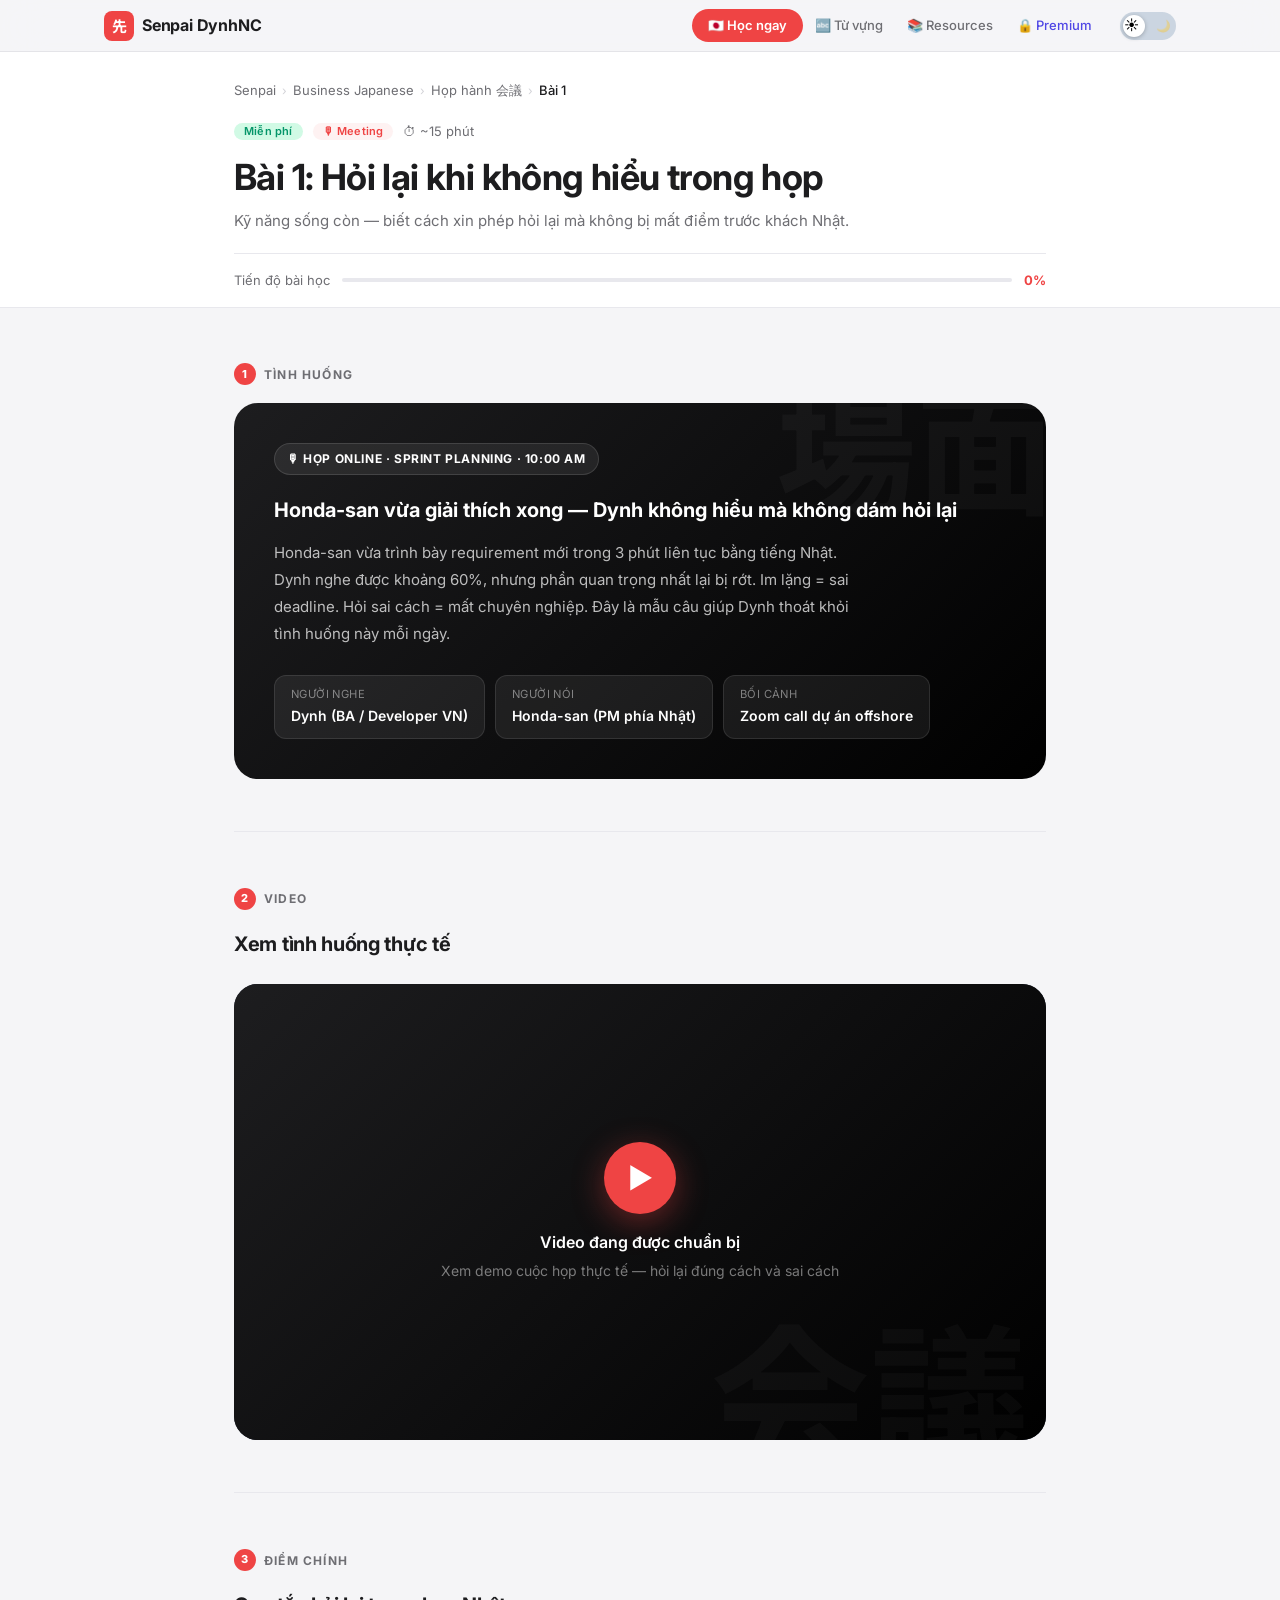
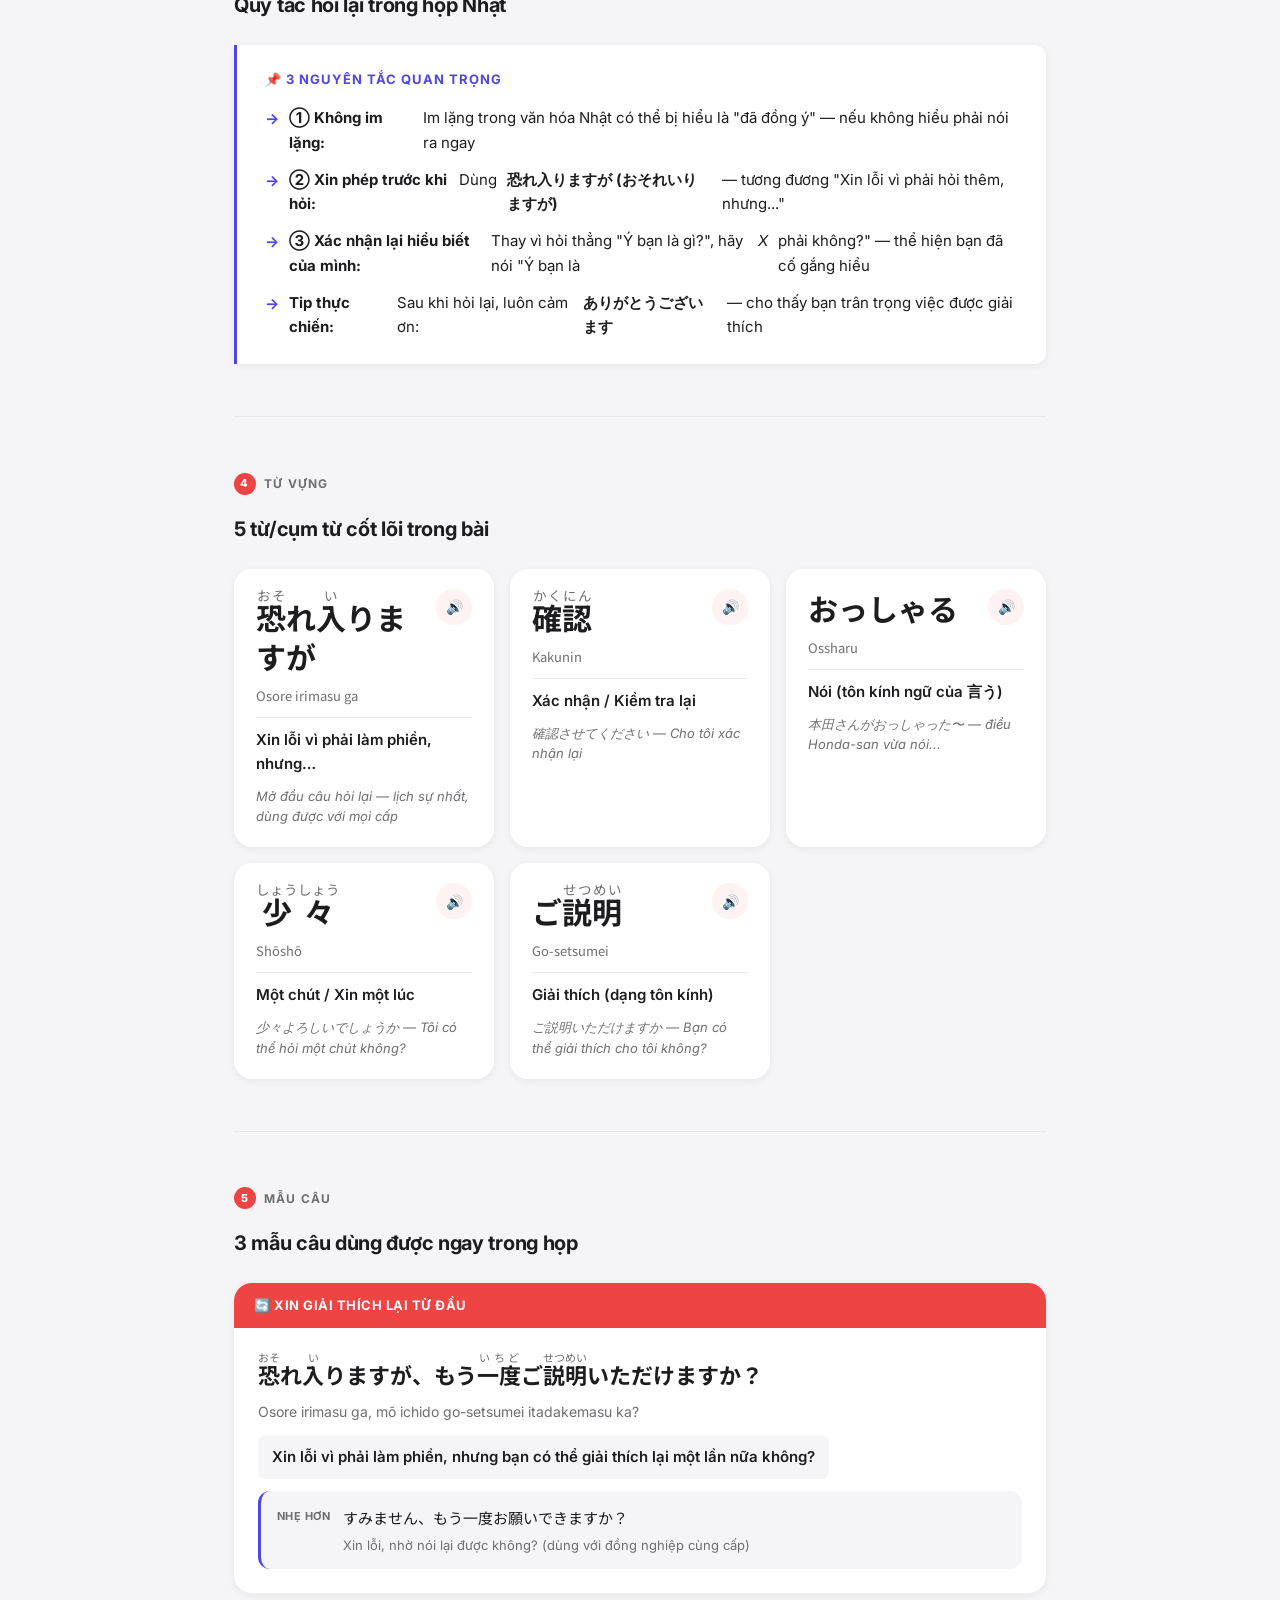
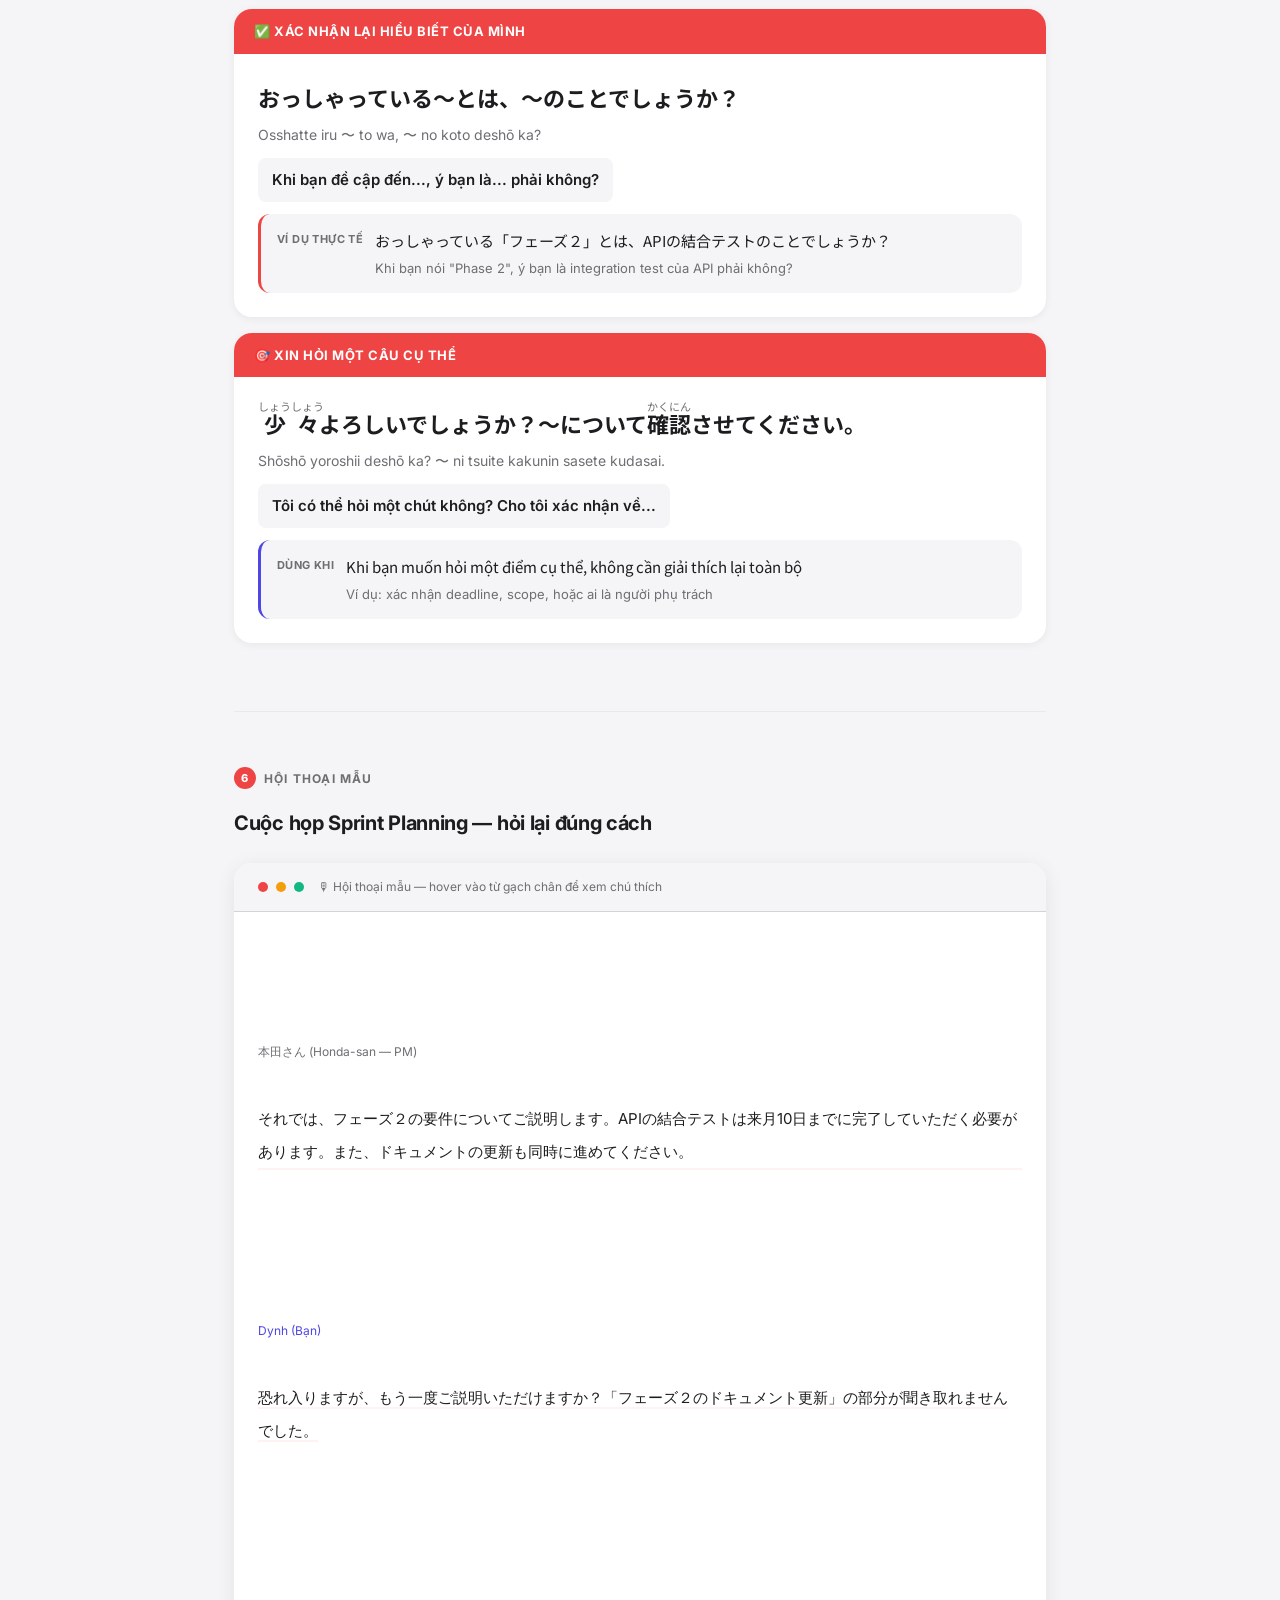
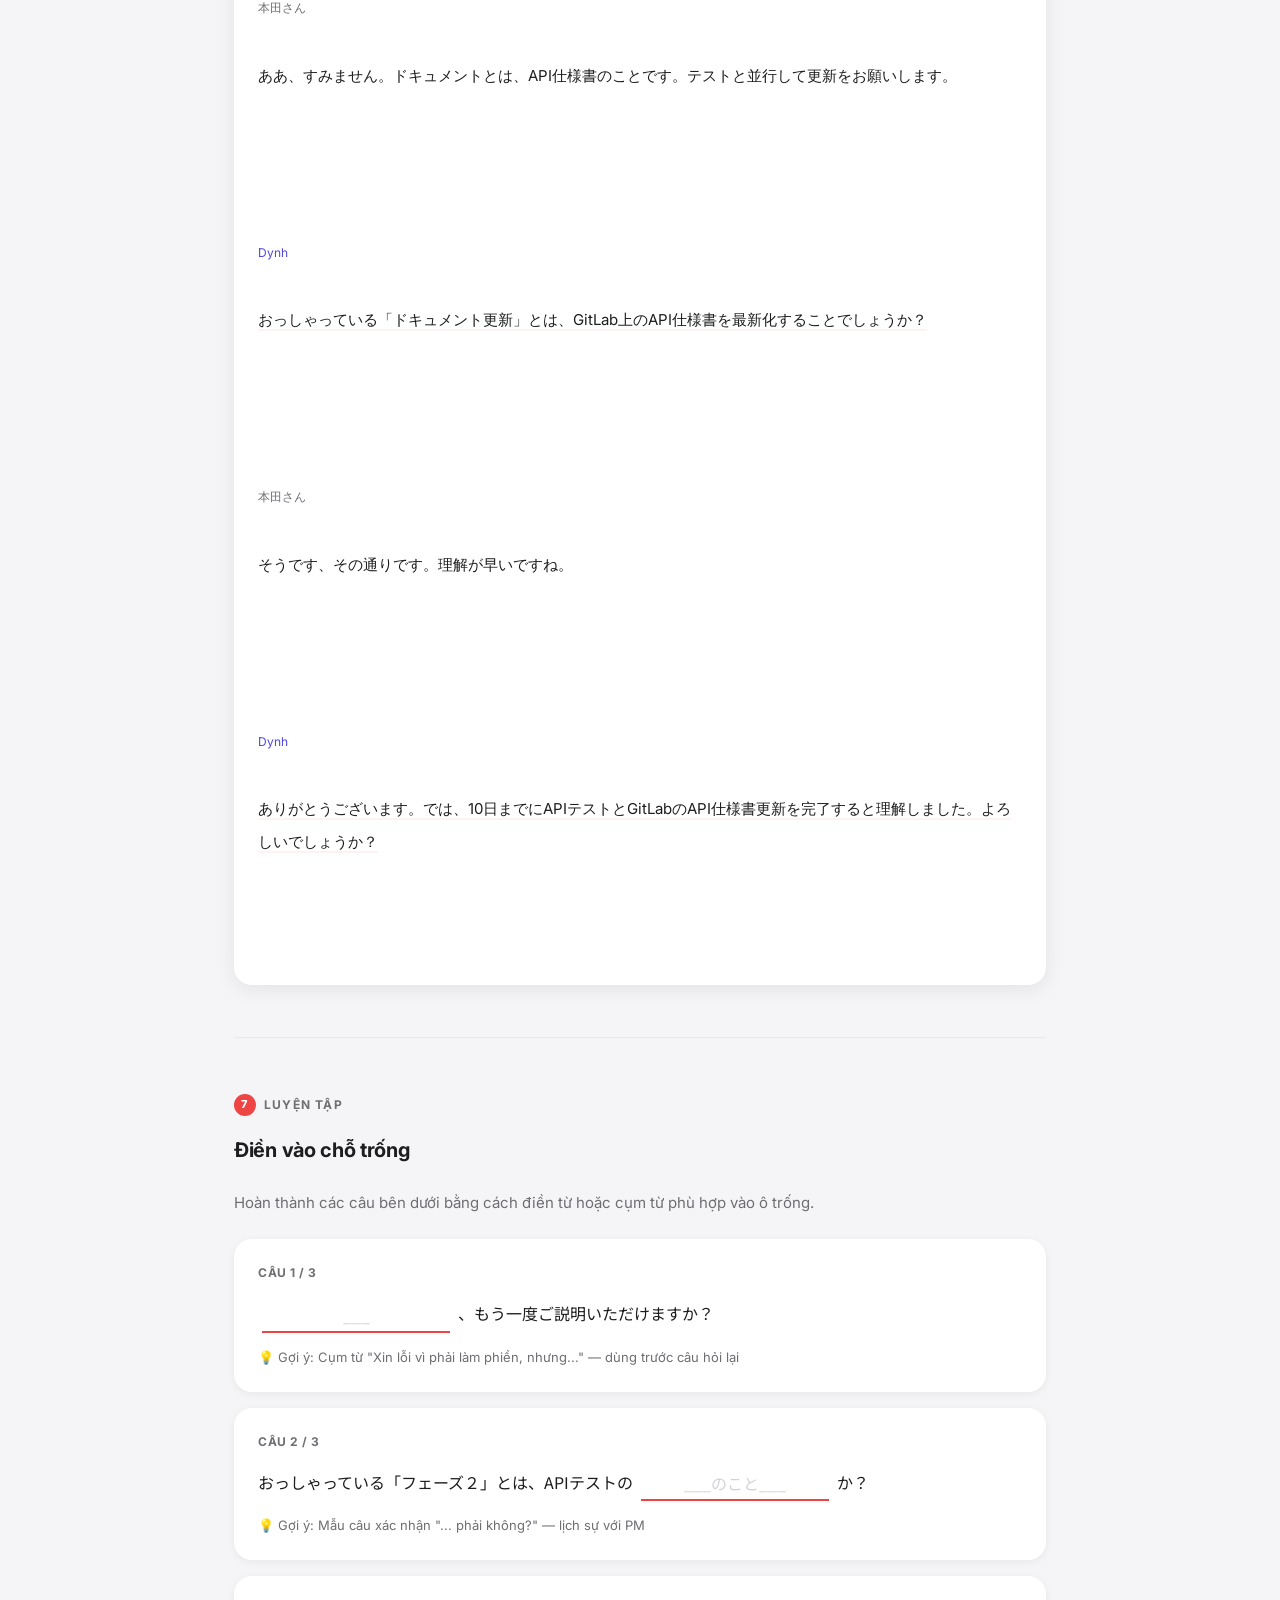
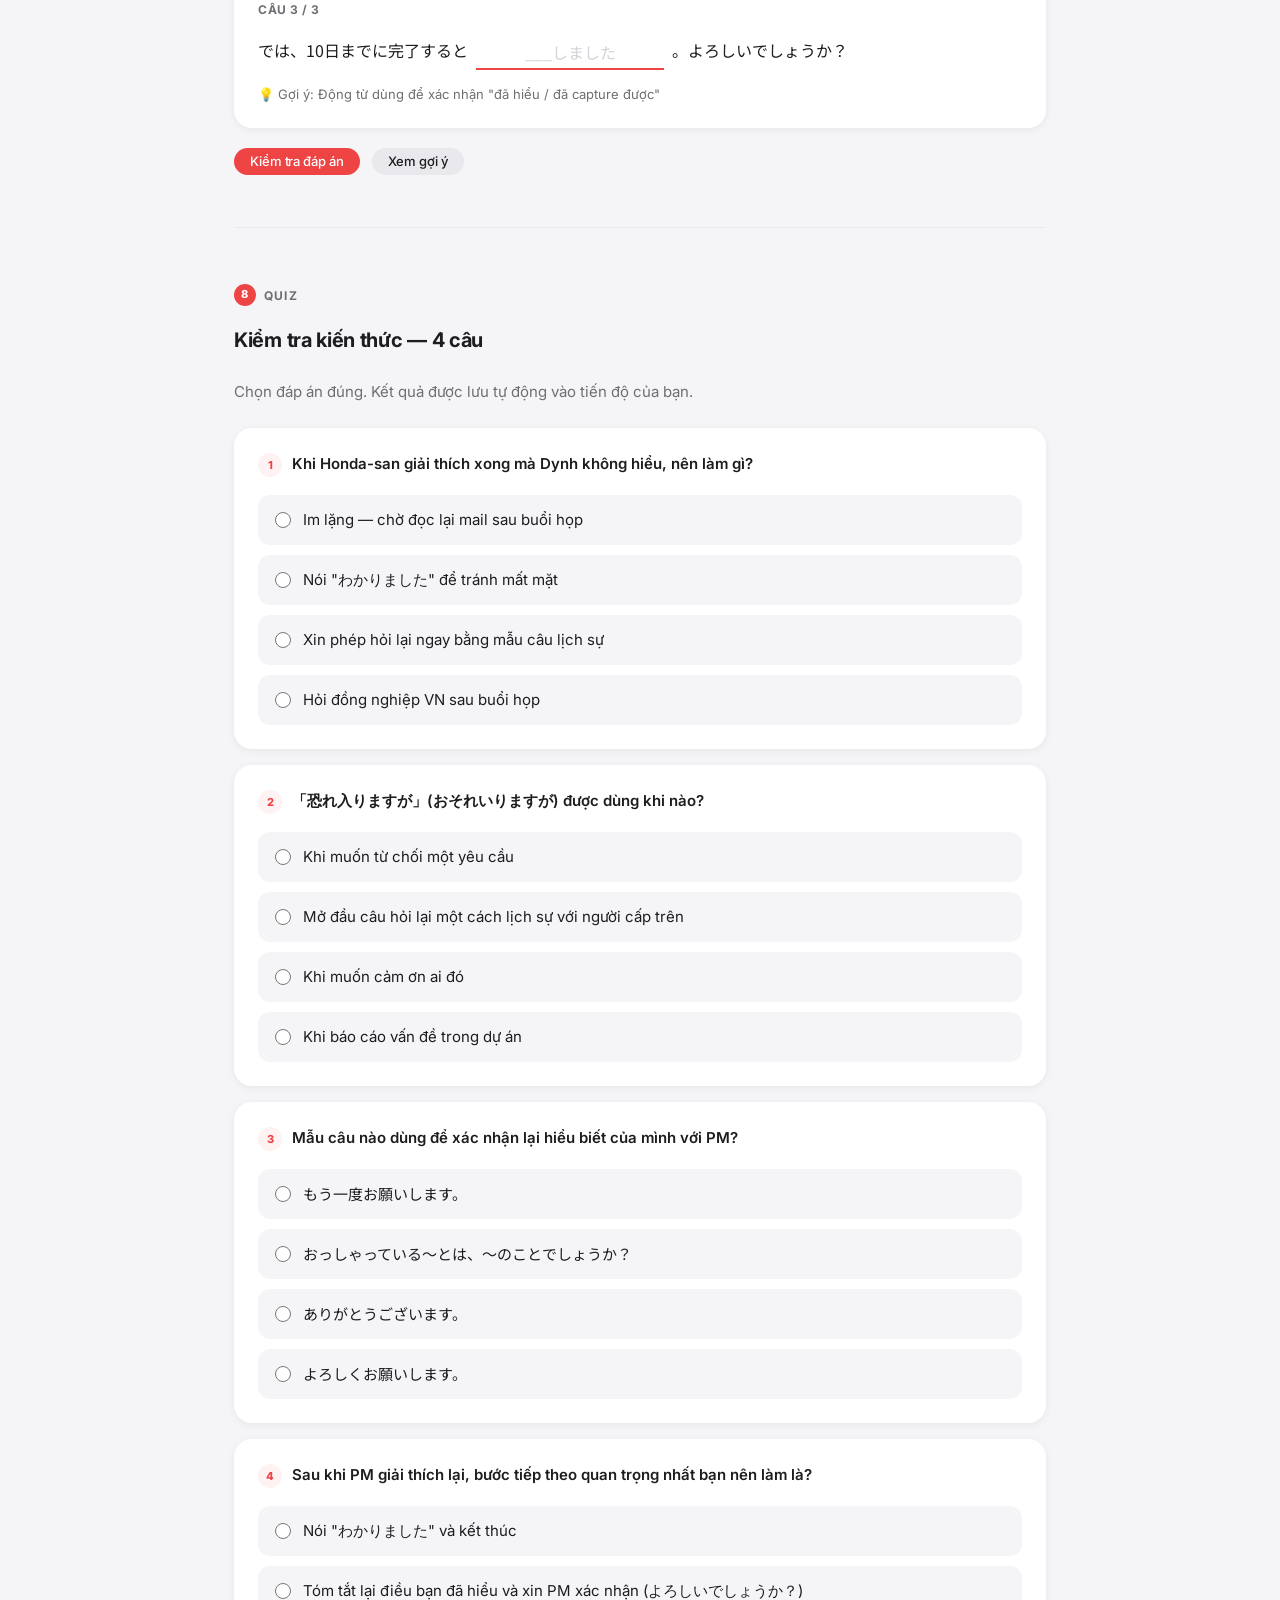
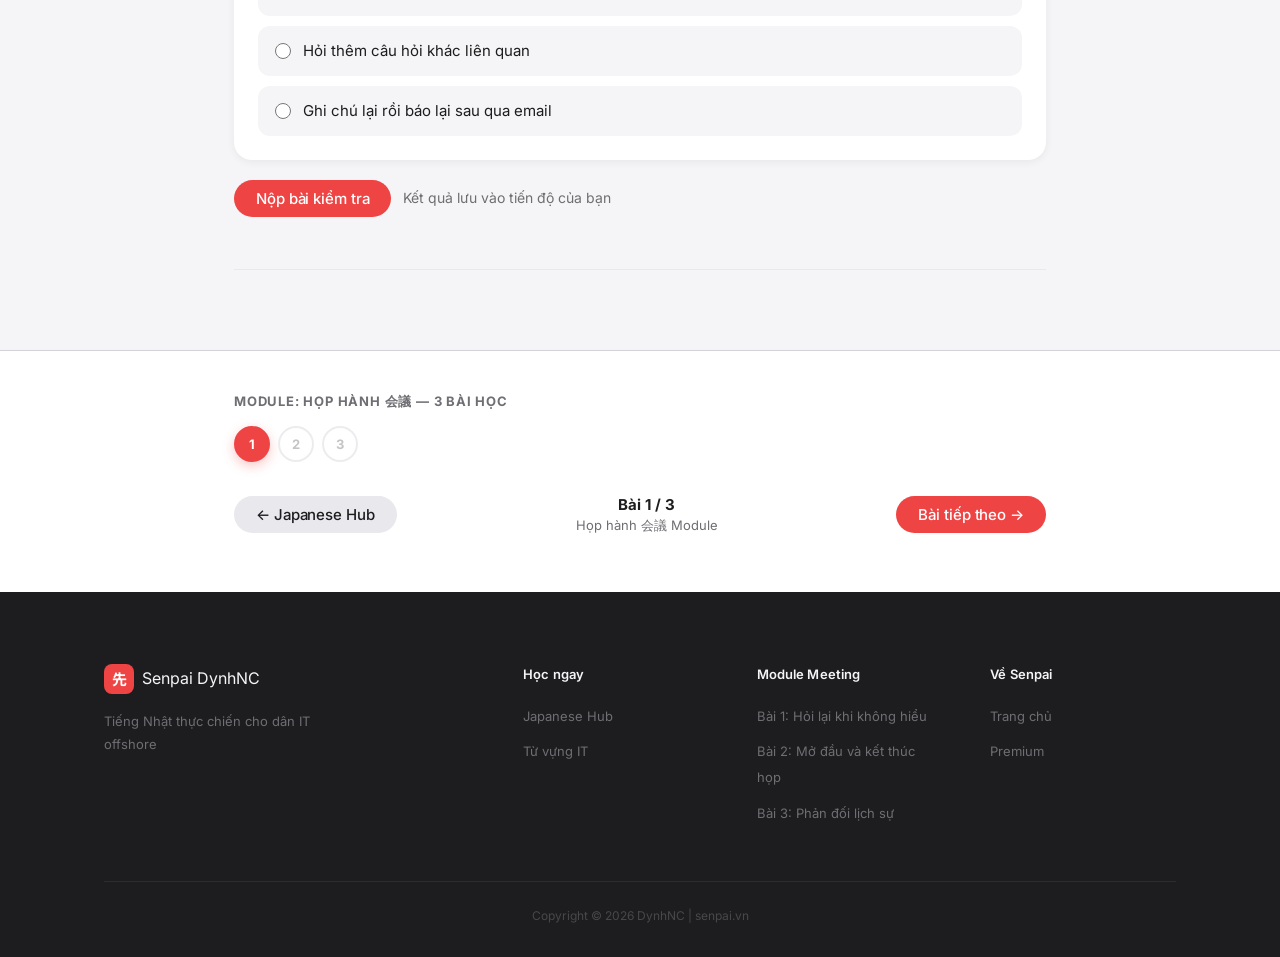
<file: japanese/stage2/meeting/lesson-01.html>
﻿<!DOCTYPE html>
<html lang="vi" data-theme="light">
<head>
  <meta charset="UTF-8">
  <meta name="viewport" content="width=device-width, initial-scale=1.0">
  <title>Bài 1: Hỏi lại khi không hiểu trong họp — Senpai</title>
  <meta name="description" content="Học cách xin phép hỏi lại lịch sự khi không hiểu ý khách Nhật trong cuộc họp. Từ vựng, mẫu câu, hội thoại mẫu, quiz tương tác.">
  <link rel="preconnect" href="https://fonts.googleapis.com">
  <link rel="preconnect" href="https://fonts.gstatic.com" crossorigin>
  <link href="https://fonts.googleapis.com/css2?family=Inter:wght@300;400;500;600;700;800&family=Noto+Sans+JP:wght@300;400;500;700&display=swap" rel="stylesheet">
  <link rel="stylesheet" href="../../../assets/css/main.css">
  <link rel="stylesheet" href="../../../assets/css/components.css">
  <link rel="stylesheet" href="../../../assets/css/lesson.css">
</head>
<body>

<!-- ── NAVBAR ── -->
<nav class="navbar">
  <div class="container">
    <a href="../../../index.html" class="navbar__brand">
      <span class="brand-icon">先</span>
      <span class="brand-name">Senpai DynhNC</span>
    </a>
    <ul class="navbar__links">
      <li><a href="../../index.html" class="link--cta">🇯🇵 Học ngay</a></li>
      <li><a href="../../vocabulary/index.html">🔤 Từ vựng</a></li>
      <li><a href="#">📚 Resources</a></li>
      <li><a href="#" class="link--premium">🔒 Premium</a></li>
    </ul>
    <div class="navbar__right">
      <button class="theme-toggle" aria-label="Đổi giao diện">
        <span class="toggle-track">
          <span class="toggle-sun">☀️</span>
          <span class="toggle-moon">🌙</span>
          <span class="toggle-thumb"></span>
        </span>
      </button>
    </div>
    <button class="navbar__toggle" aria-label="Menu">☰</button>
  </div>
</nav>

<!-- ── LESSON HEADER ── -->
<div class="lesson-header">
  <div class="lesson-wrapper">
    <nav class="breadcrumb" aria-label="Breadcrumb">
      <a href="../../../index.html">Senpai</a>
      <span class="breadcrumb__sep">›</span>
      <a href="../../index.html">Business Japanese</a>
      <span class="breadcrumb__sep">›</span>
      <a href="../../index.html">Họp hành 会議</a>
      <span class="breadcrumb__sep">›</span>
      <span class="breadcrumb__current">Bài 1</span>
    </nav>

    <div class="lesson-meta">
      <span class="badge badge--free">Miễn phí</span>
      <span class="badge badge--new">🎙 Meeting</span>
      <span style="font-size:0.8125rem; color: var(--color-text-muted);">⏱ ~15 phút</span>
    </div>

    <h1>Bài 1: Hỏi lại khi không hiểu trong họp</h1>
    <p class="lesson-header__sub">
      Kỹ năng sống còn — biết cách xin phép hỏi lại mà không bị mất điểm trước khách Nhật.
    </p>

    <div class="lesson-progress-row">
      <span class="lesson-progress-label">Tiến độ bài học</span>
      <div class="progress-bar">
        <div class="progress-bar__fill" style="width: 0%"></div>
      </div>
      <span class="lesson-progress-pct">0%</span>
    </div>
  </div>
</div>

<!-- ── LESSON BODY ── -->
<main class="lesson-body">
  <div class="lesson-wrapper">

    <!-- ════ SECTION 1: SITUATION ════ -->
    <div class="ls" id="ls-1">
      <div class="ls__label">
        <span class="ls__num">1</span>
        Tình huống
      </div>
      <div class="situation-card reveal">
        <div class="situation-tag">🎙 Họp online · Sprint Planning · 10:00 AM</div>
        <h2>Honda-san vừa giải thích xong — Dynh không hiểu mà không dám hỏi lại</h2>
        <p>
          Honda-san vừa trình bày requirement mới trong 3 phút liên tục bằng tiếng Nhật.
          Dynh nghe được khoảng 60%, nhưng phần quan trọng nhất lại bị rớt.
          Im lặng = sai deadline. Hỏi sai cách = mất chuyên nghiệp.
          Đây là mẫu câu giúp Dynh thoát khỏi tình huống này mỗi ngày.
        </p>
        <div class="situation-actors">
          <div class="actor-chip">
            <span class="actor-chip__role">Người nghe</span>
            Dynh (BA / Developer VN)
          </div>
          <div class="actor-chip">
            <span class="actor-chip__role">Người nói</span>
            Honda-san (PM phía Nhật)
          </div>
          <div class="actor-chip">
            <span class="actor-chip__role">Bối cảnh</span>
            Zoom call dự án offshore
          </div>
        </div>
      </div>
    </div>

    <!-- ════ SECTION 2: VIDEO ════ -->
    <div class="ls" id="ls-2">
      <div class="ls__label">
        <span class="ls__num">2</span>
        Video
      </div>
      <div class="ls__title">Xem tình huống thực tế</div>
      <div class="video-wrap reveal">
        <div class="video-placeholder">
          <div class="video-placeholder__kanji">会議</div>
          <div class="video-placeholder__play">▶</div>
          <div class="video-placeholder__text">
            <div class="video-placeholder__title">Video đang được chuẩn bị</div>
            <div class="video-placeholder__sub">Xem demo cuộc họp thực tế — hỏi lại đúng cách và sai cách</div>
          </div>
        </div>
      </div>
    </div>

    <!-- ════ SECTION 3: NOTES ════ -->
    <div class="ls" id="ls-3">
      <div class="ls__label">
        <span class="ls__num">3</span>
        Điểm chính
      </div>
      <div class="ls__title">Quy tắc hỏi lại trong họp Nhật</div>
      <div class="notes-card reveal">
        <div class="notes-card__heading">📌 3 nguyên tắc quan trọng</div>
        <ul>
          <li><strong>① Không im lặng:</strong> Im lặng trong văn hóa Nhật có thể bị hiểu là "đã đồng ý" — nếu không hiểu phải nói ra ngay</li>
          <li><strong>② Xin phép trước khi hỏi:</strong> Dùng <strong>恐れ入りますが (おそれいりますが)</strong> — tương đương "Xin lỗi vì phải hỏi thêm, nhưng..."</li>
          <li><strong>③ Xác nhận lại hiểu biết của mình:</strong> Thay vì hỏi thẳng "Ý bạn là gì?", hãy nói "Ý bạn là <em>X</em> phải không?" — thể hiện bạn đã cố gắng hiểu</li>
          <li><strong>Tip thực chiến:</strong> Sau khi hỏi lại, luôn cảm ơn: <strong>ありがとうございます</strong> — cho thấy bạn trân trọng việc được giải thích</li>
        </ul>
      </div>
    </div>

    <!-- ════ SECTION 4: VOCAB ════ -->
    <div class="ls" id="ls-4">
      <div class="ls__label">
        <span class="ls__num">4</span>
        Từ vựng
      </div>
      <div class="ls__title">5 từ/cụm từ cốt lõi trong bài</div>
      <div class="vocab-grid">

        <div class="vocab-card reveal">
          <div class="vocab-card__top">
            <div class="vocab-card__word">
              <ruby>恐<rt>おそ</rt></ruby>れ<ruby>入<rt>い</rt></ruby>りますが
            </div>
            <button class="vocab-card__audio" aria-label="Nghe phát âm">🔊</button>
          </div>
          <div class="vocab-card__reading">Osore irimasu ga</div>
          <hr class="vocab-card__divider">
          <div class="vocab-card__meaning">Xin lỗi vì phải làm phiền, nhưng…</div>
          <div class="vocab-card__usage">Mở đầu câu hỏi lại — lịch sự nhất, dùng được với mọi cấp</div>
        </div>

        <div class="vocab-card reveal d1">
          <div class="vocab-card__top">
            <div class="vocab-card__word">
              <ruby>確認<rt>かくにん</rt></ruby>
            </div>
            <button class="vocab-card__audio" aria-label="Nghe phát âm">🔊</button>
          </div>
          <div class="vocab-card__reading">Kakunin</div>
          <hr class="vocab-card__divider">
          <div class="vocab-card__meaning">Xác nhận / Kiểm tra lại</div>
          <div class="vocab-card__usage">確認させてください — Cho tôi xác nhận lại</div>
        </div>

        <div class="vocab-card reveal d2">
          <div class="vocab-card__top">
            <div class="vocab-card__word">
              おっしゃる
            </div>
            <button class="vocab-card__audio" aria-label="Nghe phát âm">🔊</button>
          </div>
          <div class="vocab-card__reading">Ossharu</div>
          <hr class="vocab-card__divider">
          <div class="vocab-card__meaning">Nói (tôn kính ngữ của 言う)</div>
          <div class="vocab-card__usage">本田さんがおっしゃった〜 — điều Honda-san vừa nói...</div>
        </div>

        <div class="vocab-card reveal">
          <div class="vocab-card__top">
            <div class="vocab-card__word">
              <ruby>少々<rt>しょうしょう</rt></ruby>
            </div>
            <button class="vocab-card__audio" aria-label="Nghe phát âm">🔊</button>
          </div>
          <div class="vocab-card__reading">Shōshō</div>
          <hr class="vocab-card__divider">
          <div class="vocab-card__meaning">Một chút / Xin một lúc</div>
          <div class="vocab-card__usage">少々よろしいでしょうか — Tôi có thể hỏi một chút không?</div>
        </div>

        <div class="vocab-card reveal d1">
          <div class="vocab-card__top">
            <div class="vocab-card__word">
              ご<ruby>説明<rt>せつめい</rt></ruby>
            </div>
            <button class="vocab-card__audio" aria-label="Nghe phát âm">🔊</button>
          </div>
          <div class="vocab-card__reading">Go-setsumei</div>
          <hr class="vocab-card__divider">
          <div class="vocab-card__meaning">Giải thích (dạng tôn kính)</div>
          <div class="vocab-card__usage">ご説明いただけますか — Bạn có thể giải thích cho tôi không?</div>
        </div>

      </div>
    </div>

    <!-- ════ SECTION 5: PATTERN ════ -->
    <div class="ls" id="ls-5">
      <div class="ls__label">
        <span class="ls__num">5</span>
        Mẫu câu
      </div>
      <div class="ls__title">3 mẫu câu dùng được ngay trong họp</div>

      <div class="pattern-card reveal">
        <div class="pattern-card__head">🔄 Xin giải thích lại từ đầu</div>
        <div class="pattern-card__body">
          <div class="pattern-main">
            <ruby>恐<rt>おそ</rt></ruby>れ<ruby>入<rt>い</rt></ruby>りますが、もう<ruby>一度<rt>いちど</rt></ruby>ご<ruby>説明<rt>せつめい</rt></ruby>いただけますか？
          </div>
          <div class="pattern-reading">Osore irimasu ga, mō ichido go-setsumei itadakemasu ka?</div>
          <div class="pattern-meaning">Xin lỗi vì phải làm phiền, nhưng bạn có thể giải thích lại một lần nữa không?</div>
          <div class="pattern-variants" style="margin-top:12px">
            <div class="pattern-variant pattern-variant--formal">
              <span class="pattern-variant__tag">Nhẹ hơn</span>
              <div>
                <div class="pattern-variant__text">すみません、もう一度お願いできますか？</div>
                <div class="pattern-variant__vn">Xin lỗi, nhờ nói lại được không? (dùng với đồng nghiệp cùng cấp)</div>
              </div>
            </div>
          </div>
        </div>
      </div>

      <div class="pattern-card reveal d1">
        <div class="pattern-card__head">✅ Xác nhận lại hiểu biết của mình</div>
        <div class="pattern-card__body">
          <div class="pattern-main">
            おっしゃっている〜とは、〜のことでしょうか？
          </div>
          <div class="pattern-reading">Osshatte iru 〜 to wa, 〜 no koto deshō ka?</div>
          <div class="pattern-meaning">Khi bạn đề cập đến..., ý bạn là... phải không?</div>
          <div class="pattern-variants" style="margin-top:12px">
            <div class="pattern-variant pattern-variant--keigo">
              <span class="pattern-variant__tag">Ví dụ thực tế</span>
              <div>
                <div class="pattern-variant__text">おっしゃっている「フェーズ２」とは、APIの結合テストのことでしょうか？</div>
                <div class="pattern-variant__vn">Khi bạn nói "Phase 2", ý bạn là integration test của API phải không?</div>
              </div>
            </div>
          </div>
        </div>
      </div>

      <div class="pattern-card reveal d2">
        <div class="pattern-card__head">🎯 Xin hỏi một câu cụ thể</div>
        <div class="pattern-card__body">
          <div class="pattern-main">
            <ruby>少々<rt>しょうしょう</rt></ruby>よろしいでしょうか？〜について<ruby>確認<rt>かくにん</rt></ruby>させてください。
          </div>
          <div class="pattern-reading">Shōshō yoroshii deshō ka? 〜 ni tsuite kakunin sasete kudasai.</div>
          <div class="pattern-meaning">Tôi có thể hỏi một chút không? Cho tôi xác nhận về...</div>
          <div class="pattern-variants" style="margin-top:12px">
            <div class="pattern-variant pattern-variant--formal">
              <span class="pattern-variant__tag">Dùng khi</span>
              <div>
                <div class="pattern-variant__text">Khi bạn muốn hỏi một điểm cụ thể, không cần giải thích lại toàn bộ</div>
                <div class="pattern-variant__vn">Ví dụ: xác nhận deadline, scope, hoặc ai là người phụ trách</div>
              </div>
            </div>
          </div>
        </div>
      </div>
    </div>

    <!-- ════ SECTION 6: EXAMPLE ════ -->
    <div class="ls" id="ls-6">
      <div class="ls__label">
        <span class="ls__num">6</span>
        Hội thoại mẫu
      </div>
      <div class="ls__title">Cuộc họp Sprint Planning — hỏi lại đúng cách</div>

      <div class="example-email reveal">
        <div class="email-topbar">
          <span class="email-dot email-dot--red"></span>
          <span class="email-dot email-dot--yellow"></span>
          <span class="email-dot email-dot--green"></span>
          <span class="email-topbar-label">🎙 Hội thoại mẫu — hover vào từ gạch chân để xem chú thích</span>
        </div>
        <div class="email-body" style="font-family: var(--font-jp), var(--font-base);">

<div style="margin-bottom: 16px;">
  <div style="font-size:0.75rem; color:var(--color-text-muted); margin-bottom:4px;">本田さん (Honda-san — PM)</div>
  <div class="ann" data-note="Honda-san giải thích requirement mới — Dynh cần lắng nghe kỹ phần này">それでは、フェーズ２の要件についてご説明します。APIの結合テストは来月10日までに完了していただく必要があります。また、ドキュメントの更新も同時に進めてください。</div>
</div>

<div style="margin-bottom: 16px;">
  <div style="font-size:0.75rem; color:var(--color-accent); margin-bottom:4px;">Dynh (Bạn)</div>
  <div><span class="ann" data-note="恐れ入りますが — xin phép hỏi lại, lịch sự nhất. KHÔNG dùng「すみません」với PM cấp cao">恐れ入りますが、</span><span class="ann" data-note="もう一度ご説明いただけますか — xin giải thích lại. いただけますか = có thể cho tôi...không? (lịch sự cao)">もう一度ご説明いただけますか？</span><span class="ann" data-note="Thành thật thừa nhận phần nào chưa rõ — người Nhật đánh giá cao sự trung thực này">「フェーズ２のドキュメント更新」の部分が聞き取れませんでした。</span></div>
</div>

<div style="margin-bottom: 16px;">
  <div style="font-size:0.75rem; color:var(--color-text-muted); margin-bottom:4px;">本田さん</div>
  <div>ああ、すみません。ドキュメントとは、API仕様書のことです。テストと並行して更新をお願いします。</div>
</div>

<div style="margin-bottom: 16px;">
  <div style="font-size:0.75rem; color:var(--color-accent); margin-bottom:4px;">Dynh</div>
  <div><span class="ann" data-note="おっしゃっている〜とは〜のことでしょうか — xác nhận lại hiểu biết. Thể hiện Dynh đã hiểu một phần và muốn verify">おっしゃっている「ドキュメント更新」とは、</span><span class="ann" data-note="Nêu cụ thể điều đã hiểu để Honda-san có thể confirm hoặc correct">GitLab上のAPI仕様書を最新化することでしょうか？</span></div>
</div>

<div style="margin-bottom: 16px;">
  <div style="font-size:0.75rem; color:var(--color-text-muted); margin-bottom:4px;">本田さん</div>
  <div>そうです、その通りです。理解が早いですね。</div>
</div>

<div>
  <div style="font-size:0.75rem; color:var(--color-accent); margin-bottom:4px;">Dynh</div>
  <div><span class="ann" data-note="ありがとうございます — luôn cảm ơn sau khi được giải thích. Thể hiện thái độ trân trọng">ありがとうございます。</span><span class="ann" data-note="〜と理解しました — tóm tắt lại điều bạn đã hiểu. Quan trọng: để PM biết bạn đã capture đúng yêu cầu">では、10日までにAPIテストとGitLabのAPI仕様書更新を完了すると理解しました。</span><span class="ann" data-note="よろしいでしょうか — xin xác nhận hiểu đúng không. Luôn kết bằng câu này để tránh misunderstanding">よろしいでしょうか？</span></div>
</div>

        </div>
      </div>
    </div>

    <!-- ════ SECTION 7: PRACTICE ════ -->
    <div class="ls" id="ls-7">
      <div class="ls__label">
        <span class="ls__num">7</span>
        Luyện tập
      </div>
      <div class="ls__title">Điền vào chỗ trống</div>
      <p class="practice-desc">Hoàn thành các câu bên dưới bằng cách điền từ hoặc cụm từ phù hợp vào ô trống.</p>

      <div class="practice-item reveal">
        <div class="practice-item__num">Câu 1 / 3</div>
        <div class="practice-item__q">
          <input class="fill-blank" type="text" placeholder="___" aria-label="Điền vào chỗ trống">
          <span class="jp">、もう一度ご説明いただけますか？</span>
        </div>
        <div class="practice-item__hint">💡 Gợi ý: Cụm từ "Xin lỗi vì phải làm phiền, nhưng..." — dùng trước câu hỏi lại</div>
      </div>

      <div class="practice-item reveal d1">
        <div class="practice-item__num">Câu 2 / 3</div>
        <div class="practice-item__q">
          <span class="jp">おっしゃっている「フェーズ２」とは、APIテストの</span>
          <input class="fill-blank" type="text" placeholder="___のこと___" aria-label="Điền vào chỗ trống">
          <span class="jp">か？</span>
        </div>
        <div class="practice-item__hint">💡 Gợi ý: Mẫu câu xác nhận "... phải không?" — lịch sự với PM</div>
      </div>

      <div class="practice-item reveal d2">
        <div class="practice-item__num">Câu 3 / 3</div>
        <div class="practice-item__q">
          <span class="jp">では、10日までに完了すると</span>
          <input class="fill-blank" type="text" placeholder="___しました" aria-label="Điền vào chỗ trống">
          <span class="jp">。よろしいでしょうか？</span>
        </div>
        <div class="practice-item__hint">💡 Gợi ý: Động từ dùng để xác nhận "đã hiểu / đã capture được"</div>
      </div>

      <div style="margin-top: 20px;">
        <button class="btn btn--primary btn--sm">Kiểm tra đáp án</button>
        <button class="btn btn--ghost btn--sm" style="margin-left: 8px;">Xem gợi ý</button>
      </div>
    </div>

    <!-- ════ SECTION 8: QUIZ ════ -->
    <div class="ls" id="ls-8">
      <div class="ls__label">
        <span class="ls__num">8</span>
        Quiz
      </div>
      <div class="ls__title">Kiểm tra kiến thức — 4 câu</div>
      <p class="quiz-desc">Chọn đáp án đúng. Kết quả được lưu tự động vào tiến độ của bạn.</p>

      <!-- Q1 -->
      <div class="quiz-item reveal">
        <div class="quiz-item__q">
          <span class="quiz-item__num">1</span>
          Khi Honda-san giải thích xong mà Dynh không hiểu, nên làm gì?
        </div>
        <div class="quiz-options">
          <label class="quiz-option">
            <input type="radio" name="q1" value="a">
            Im lặng — chờ đọc lại mail sau buổi họp
          </label>
          <label class="quiz-option">
            <input type="radio" name="q1" value="b">
            Nói "わかりました" để tránh mất mặt
          </label>
          <label class="quiz-option">
            <input type="radio" name="q1" value="c">
            Xin phép hỏi lại ngay bằng mẫu câu lịch sự
          </label>
          <label class="quiz-option">
            <input type="radio" name="q1" value="d">
            Hỏi đồng nghiệp VN sau buổi họp
          </label>
        </div>
      </div>

      <!-- Q2 -->
      <div class="quiz-item reveal d1">
        <div class="quiz-item__q">
          <span class="quiz-item__num">2</span>
          「恐れ入りますが」(おそれいりますが) được dùng khi nào?
        </div>
        <div class="quiz-options">
          <label class="quiz-option">
            <input type="radio" name="q2" value="a">
            Khi muốn từ chối một yêu cầu
          </label>
          <label class="quiz-option">
            <input type="radio" name="q2" value="b">
            Mở đầu câu hỏi lại một cách lịch sự với người cấp trên
          </label>
          <label class="quiz-option">
            <input type="radio" name="q2" value="c">
            Khi muốn cảm ơn ai đó
          </label>
          <label class="quiz-option">
            <input type="radio" name="q2" value="d">
            Khi báo cáo vấn đề trong dự án
          </label>
        </div>
      </div>

      <!-- Q3 -->
      <div class="quiz-item reveal d2">
        <div class="quiz-item__q">
          <span class="quiz-item__num">3</span>
          Mẫu câu nào dùng để xác nhận lại hiểu biết của mình với PM?
        </div>
        <div class="quiz-options">
          <label class="quiz-option">
            <input type="radio" name="q3" value="a">
            <span class="quiz-option__jp">もう一度お願いします。</span>
          </label>
          <label class="quiz-option">
            <input type="radio" name="q3" value="b">
            <span class="quiz-option__jp">おっしゃっている〜とは、〜のことでしょうか？</span>
          </label>
          <label class="quiz-option">
            <input type="radio" name="q3" value="c">
            <span class="quiz-option__jp">ありがとうございます。</span>
          </label>
          <label class="quiz-option">
            <input type="radio" name="q3" value="d">
            <span class="quiz-option__jp">よろしくお願いします。</span>
          </label>
        </div>
      </div>

      <!-- Q4 -->
      <div class="quiz-item reveal">
        <div class="quiz-item__q">
          <span class="quiz-item__num">4</span>
          Sau khi PM giải thích lại, bước tiếp theo quan trọng nhất bạn nên làm là?
        </div>
        <div class="quiz-options">
          <label class="quiz-option">
            <input type="radio" name="q4" value="a">
            Nói "わかりました" và kết thúc
          </label>
          <label class="quiz-option">
            <input type="radio" name="q4" value="b">
            Tóm tắt lại điều bạn đã hiểu và xin PM xác nhận (よろしいでしょうか？)
          </label>
          <label class="quiz-option">
            <input type="radio" name="q4" value="c">
            Hỏi thêm câu hỏi khác liên quan
          </label>
          <label class="quiz-option">
            <input type="radio" name="q4" value="d">
            Ghi chú lại rồi báo lại sau qua email
          </label>
        </div>
      </div>

      <div style="margin-top: 20px; display: flex; gap: 12px; align-items: center; flex-wrap: wrap;">
        <button class="btn btn--primary" id="quiz-submit">Nộp bài kiểm tra</button>
        <span style="font-size:0.875rem; color:var(--color-text-muted);">Kết quả lưu vào tiến độ của bạn</span>
      </div>
      <div id="quiz-result" style="display:none; margin-top:16px;"></div>
    </div>

    <!-- ════ SECTION 9: NAV (placeholder anchor) ════ -->
    <div id="ls-9"></div>
  </div><!-- /lesson-wrapper -->
</main>

<!-- ── LESSON NAVIGATION (full-width) ── -->
<nav class="lesson-nav" aria-label="Điều hướng bài học">
  <div class="lesson-wrapper">
    <div class="lesson-nav__module-label">Module: Họp hành 会議 — 3 bài học</div>
    <div class="lesson-dots">
      <a href="lesson-01.html" class="lesson-dot lesson-dot--active" title="Bài 1: Hỏi lại khi không hiểu trong họp">1</a>
      <span class="lesson-dot lesson-dot--locked" title="Chưa mở">2</span>
      <span class="lesson-dot lesson-dot--locked" title="Chưa mở">3</span>
    </div>
    <div class="lesson-nav__btns">
      <a href="../../index.html" class="btn btn--ghost">← Japanese Hub</a>
      <div class="lesson-nav__center">
        <strong>Bài 1 / 3</strong>
        Họp hành 会議 Module
      </div>
      <a href="lesson-02.html" class="btn btn--primary">Bài tiếp theo →</a>
    </div>
  </div>
</nav>

<!-- ── FOOTER ── -->
<footer class="footer">
  <div class="container">
    <div class="footer__grid">
      <div class="footer__brand">
        <div class="footer__logo">
          <span class="brand-icon">先</span>
          <span class="brand-name">Senpai DynhNC</span>
        </div>
        <p class="footer__tagline">Tiếng Nhật thực chiến cho dân IT offshore</p>
      </div>
      <div class="footer__links">
        <h4>Học ngay</h4>
        <ul>
          <li><a href="../../index.html">Japanese Hub</a></li>
          <li><a href="../../vocabulary/index.html">Từ vựng IT</a></li>
        </ul>
      </div>
      <div class="footer__links">
        <h4>Module Meeting</h4>
        <ul>
          <li><a href="lesson-01.html">Bài 1: Hỏi lại khi không hiểu</a></li>
          <li><a href="#">Bài 2: Mở đầu và kết thúc họp</a></li>
          <li><a href="#">Bài 3: Phản đối lịch sự</a></li>
        </ul>
      </div>
      <div class="footer__links">
        <h4>Về Senpai</h4>
        <ul>
          <li><a href="../../../index.html">Trang chủ</a></li>
          <li><a href="#">Premium</a></li>
        </ul>
      </div>
    </div>
    <div class="footer__bottom">
      <p>Copyright © 2026 DynhNC | senpai.vn</p>
    </div>
  </div>
</footer>

<script src="../../../assets/js/theme.js"></script>
<script src="../../../assets/js/quiz.js"></script>
<script src="../../../assets/js/progress.js"></script>
</body>
</html>
</file>
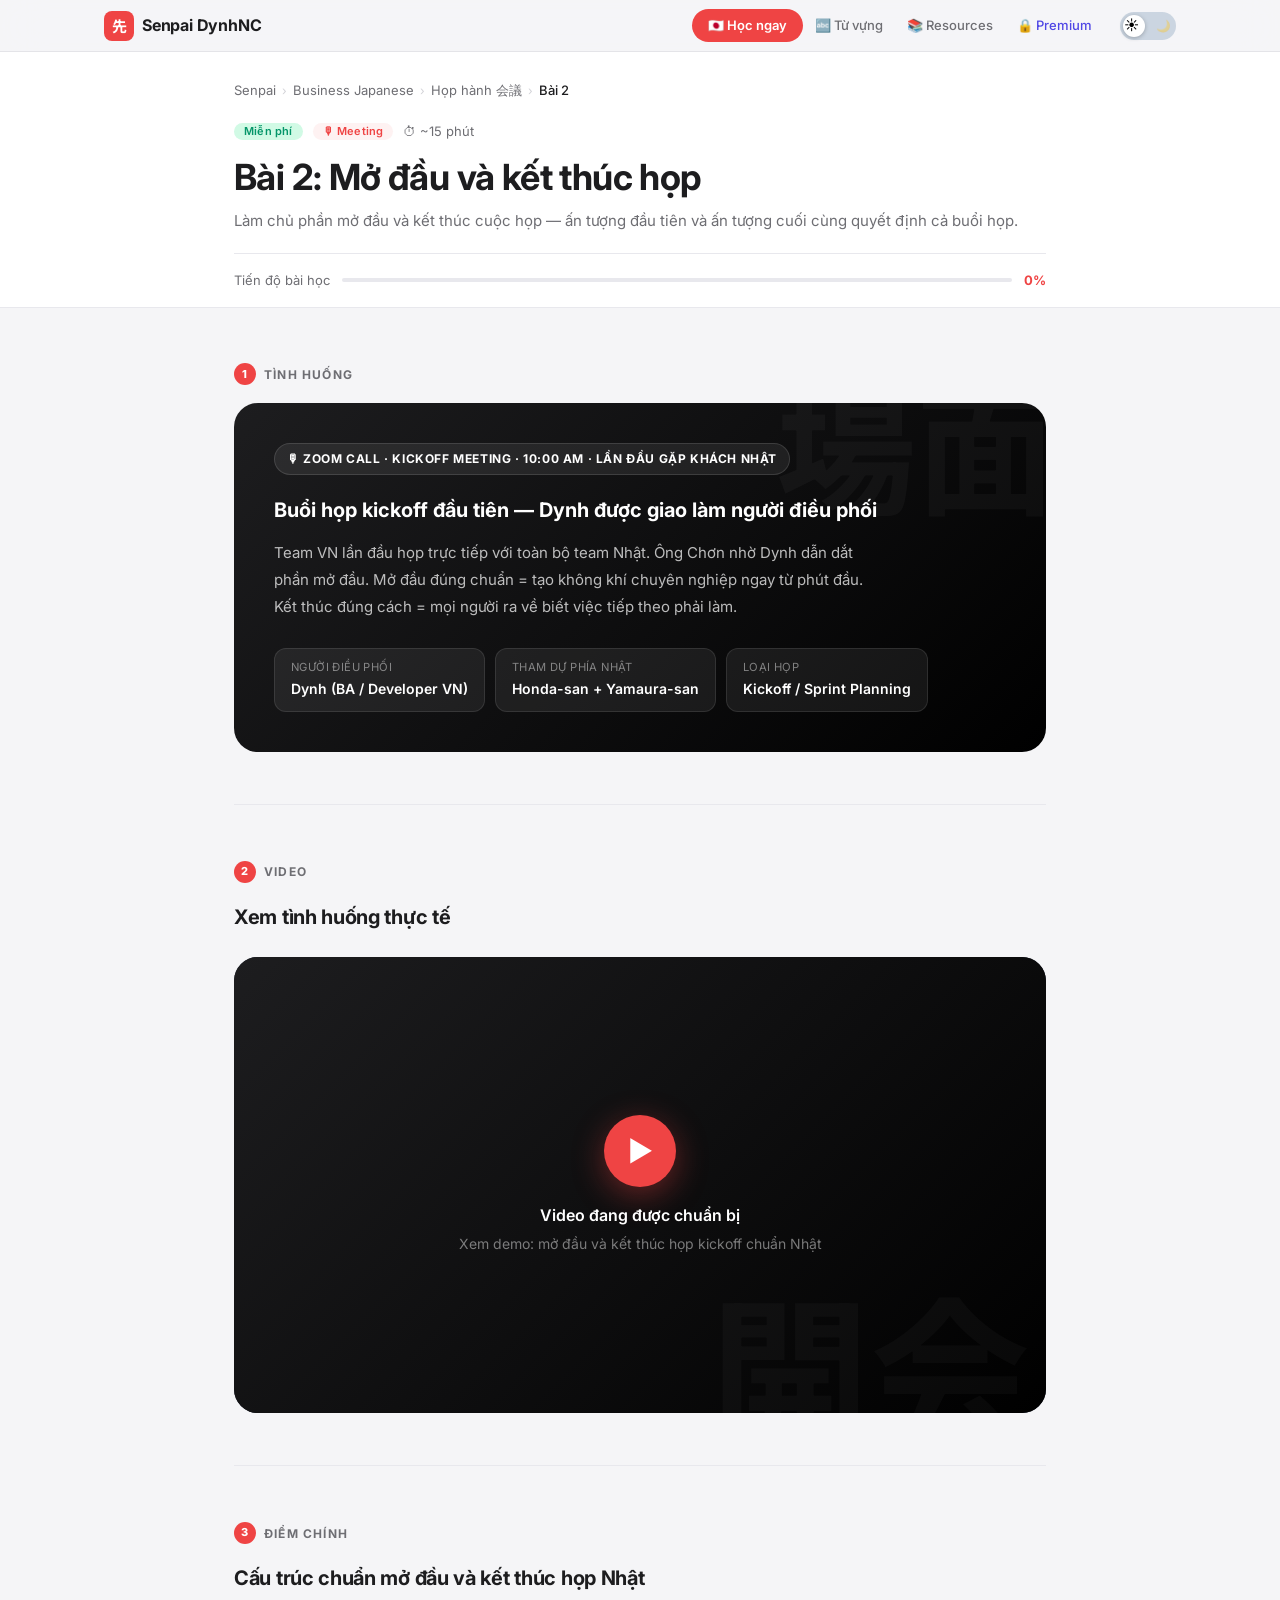
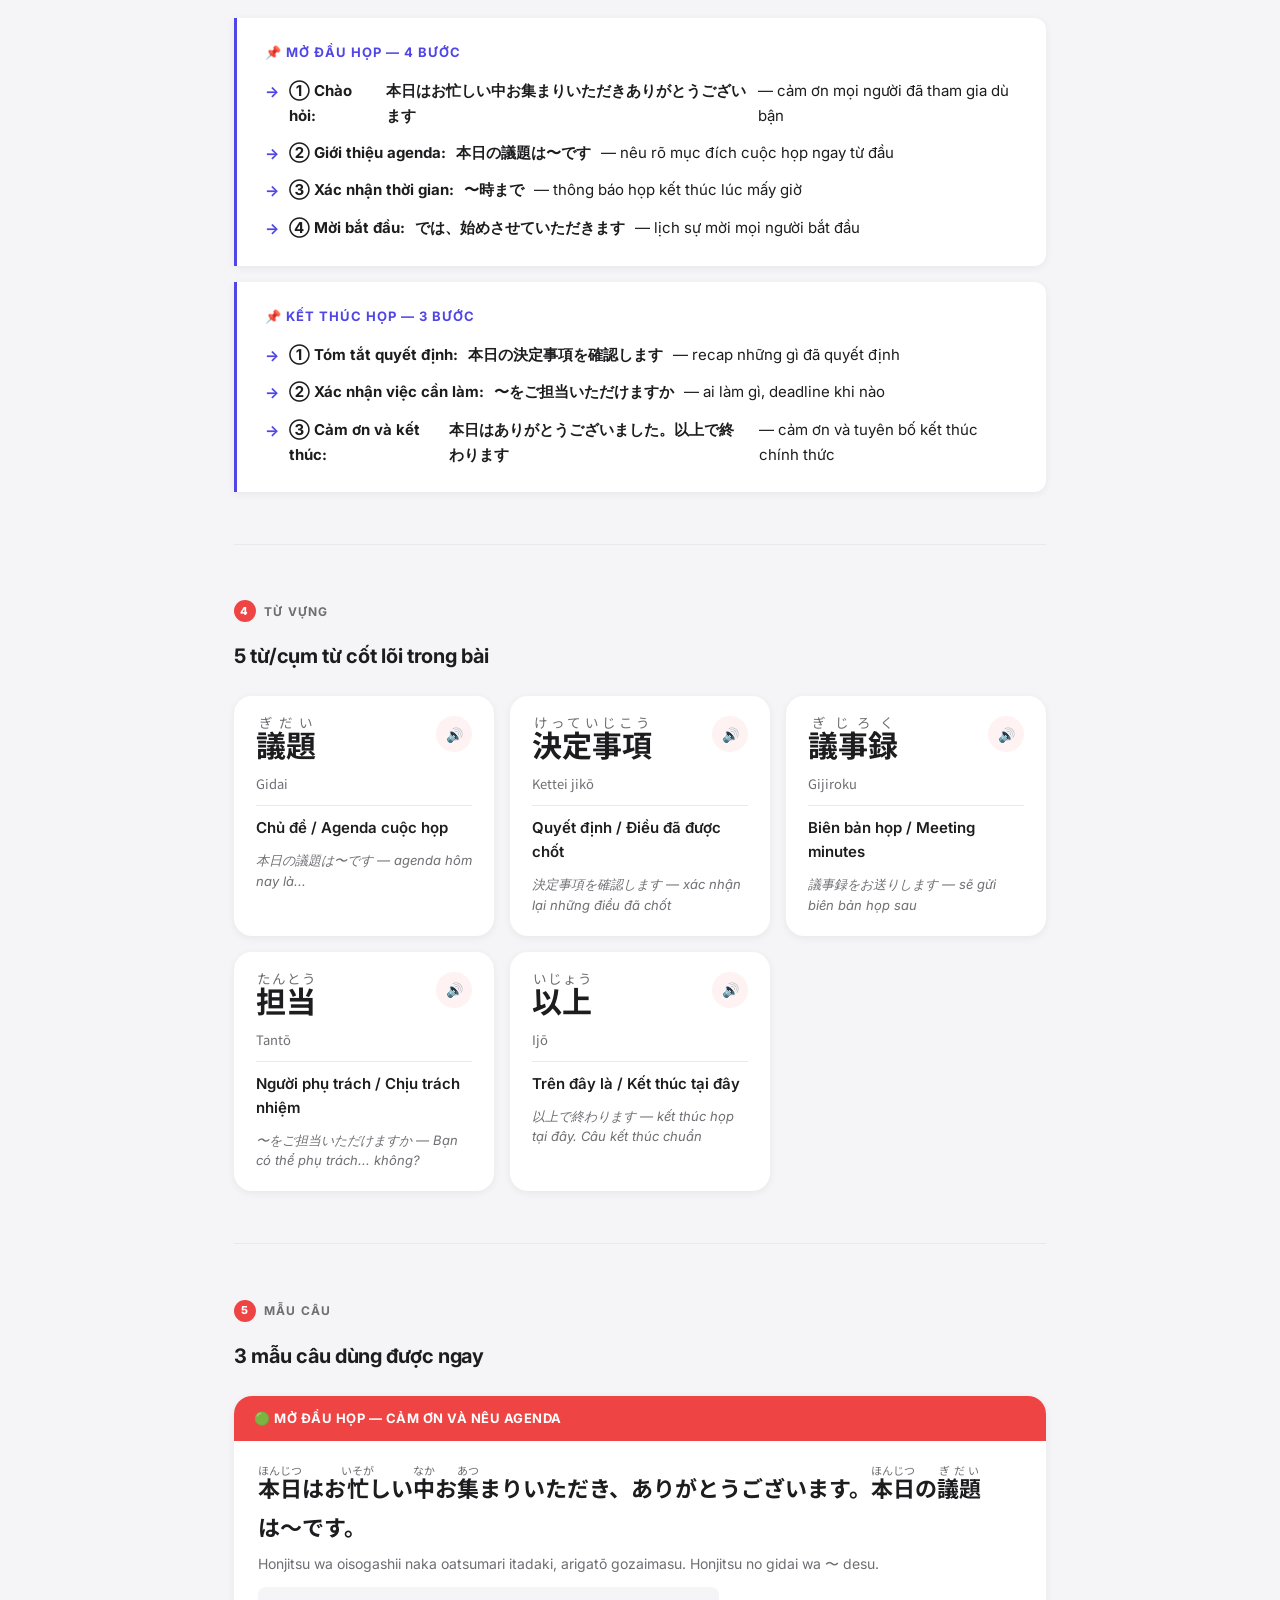
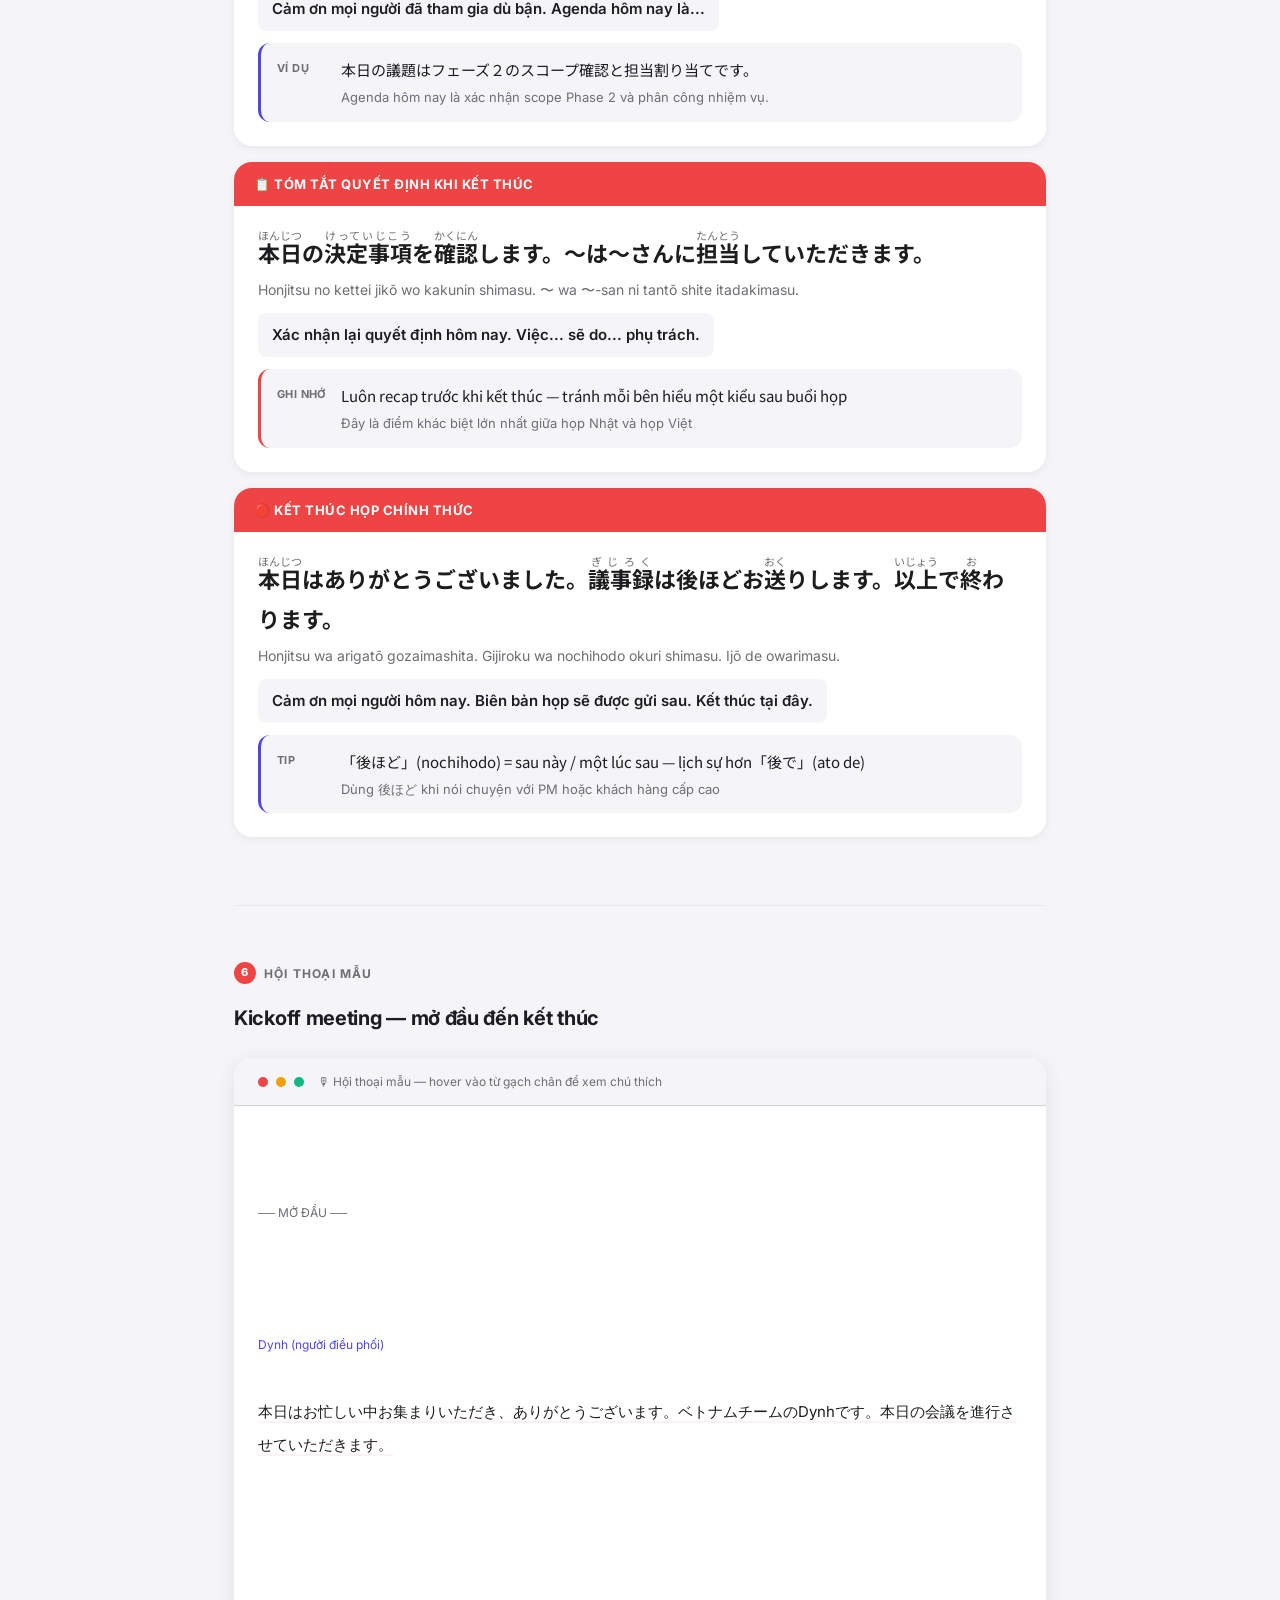
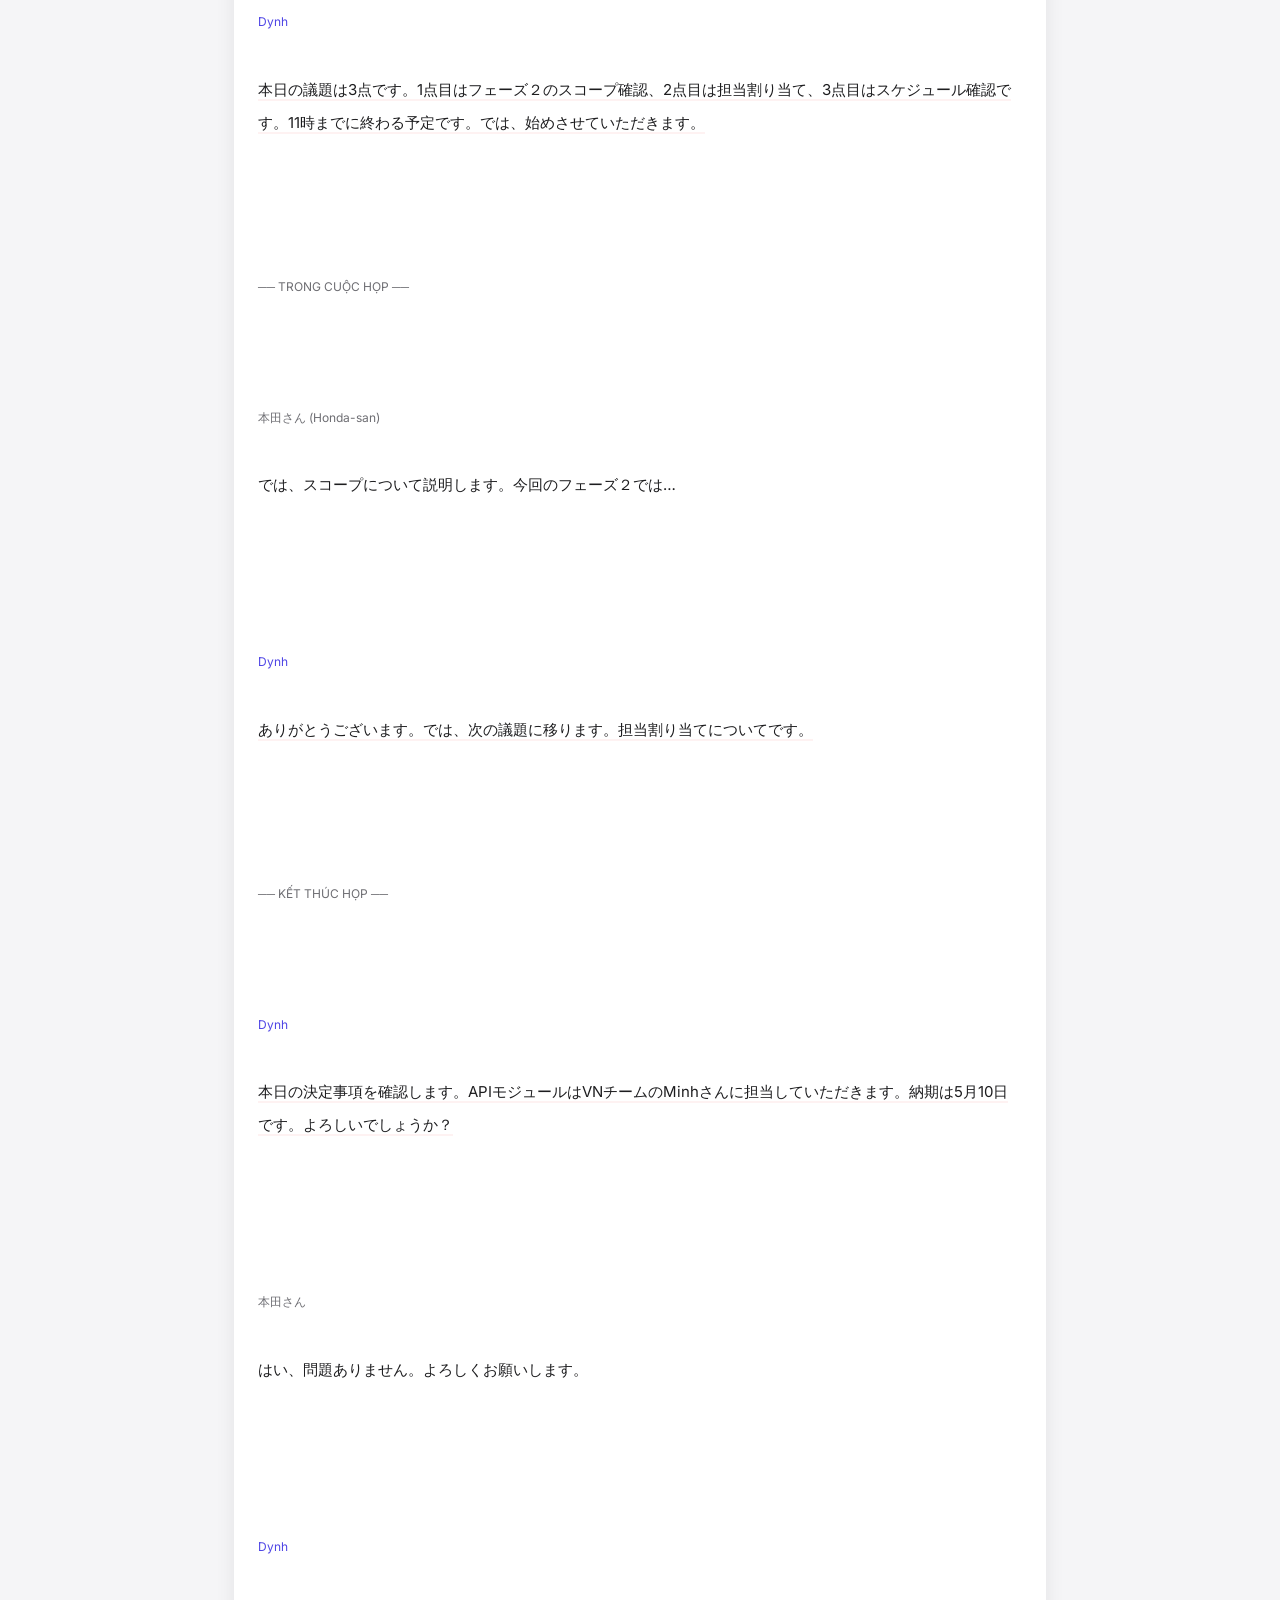
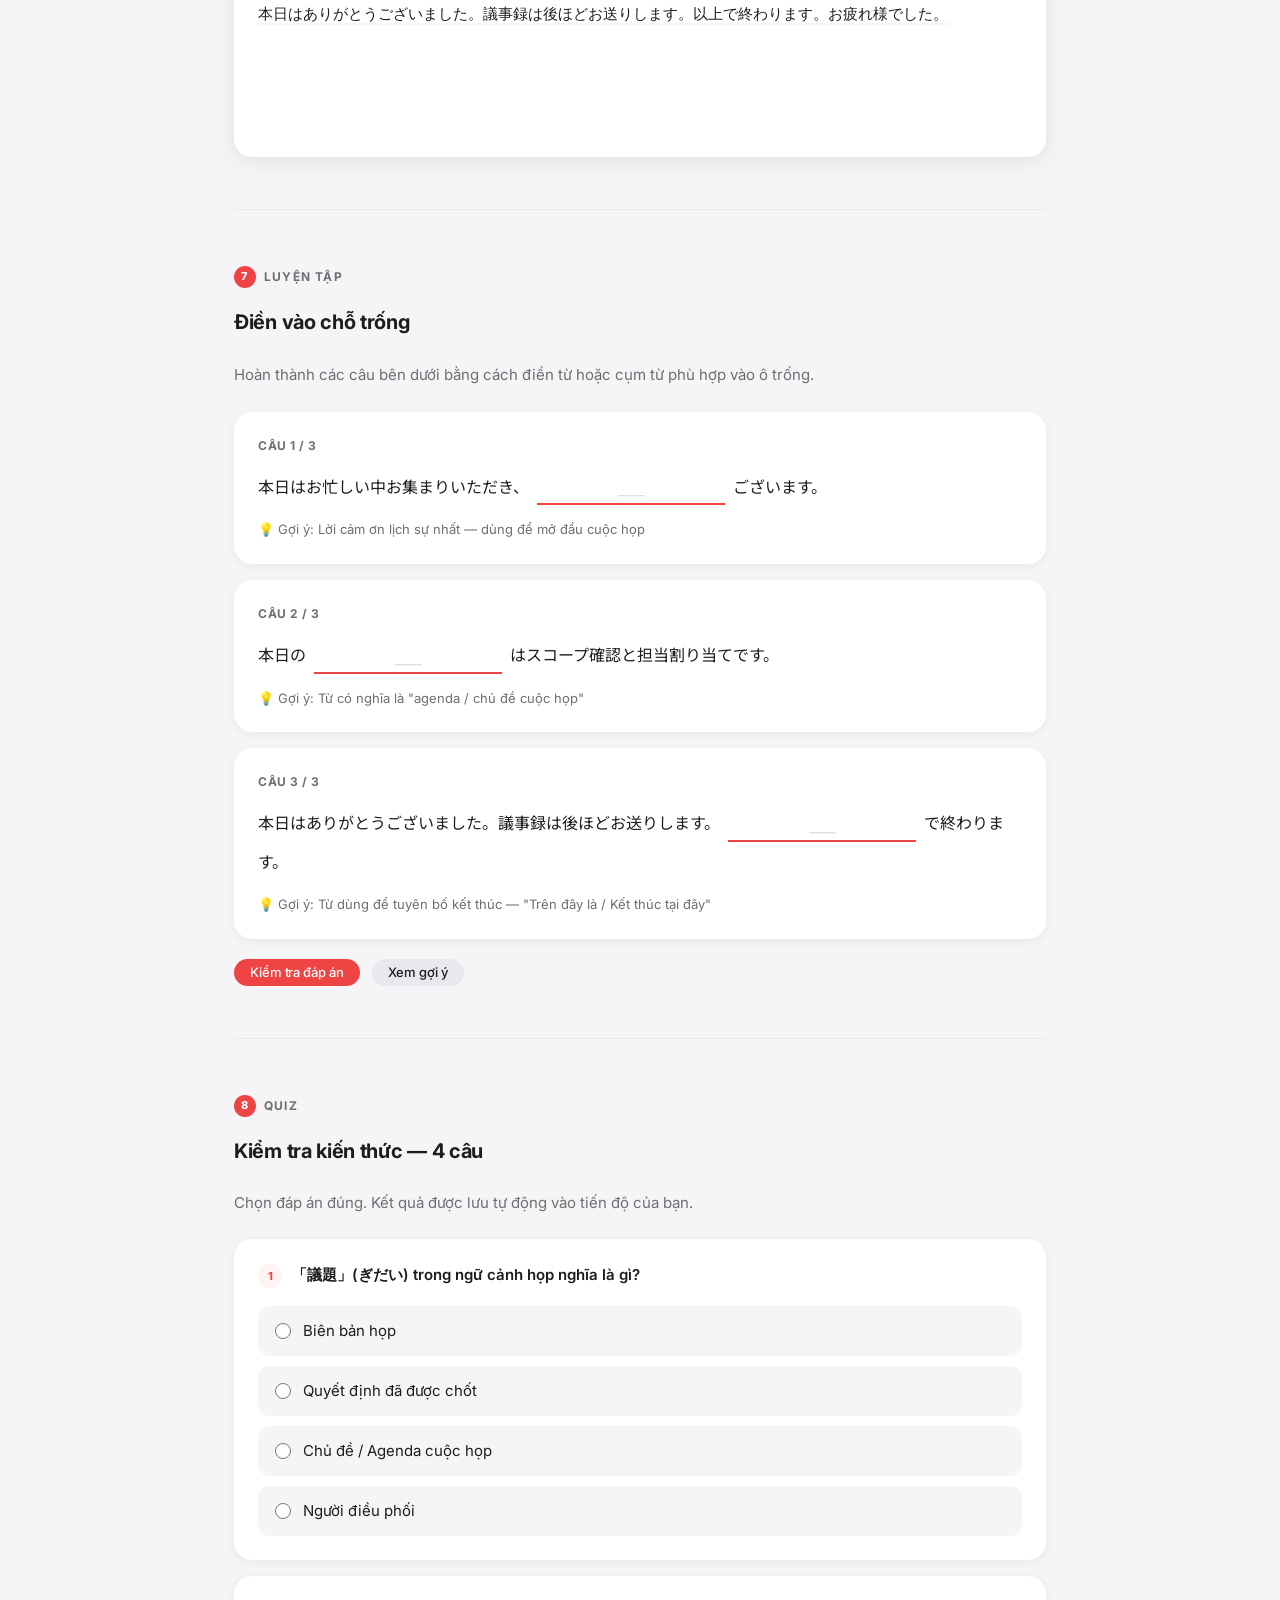
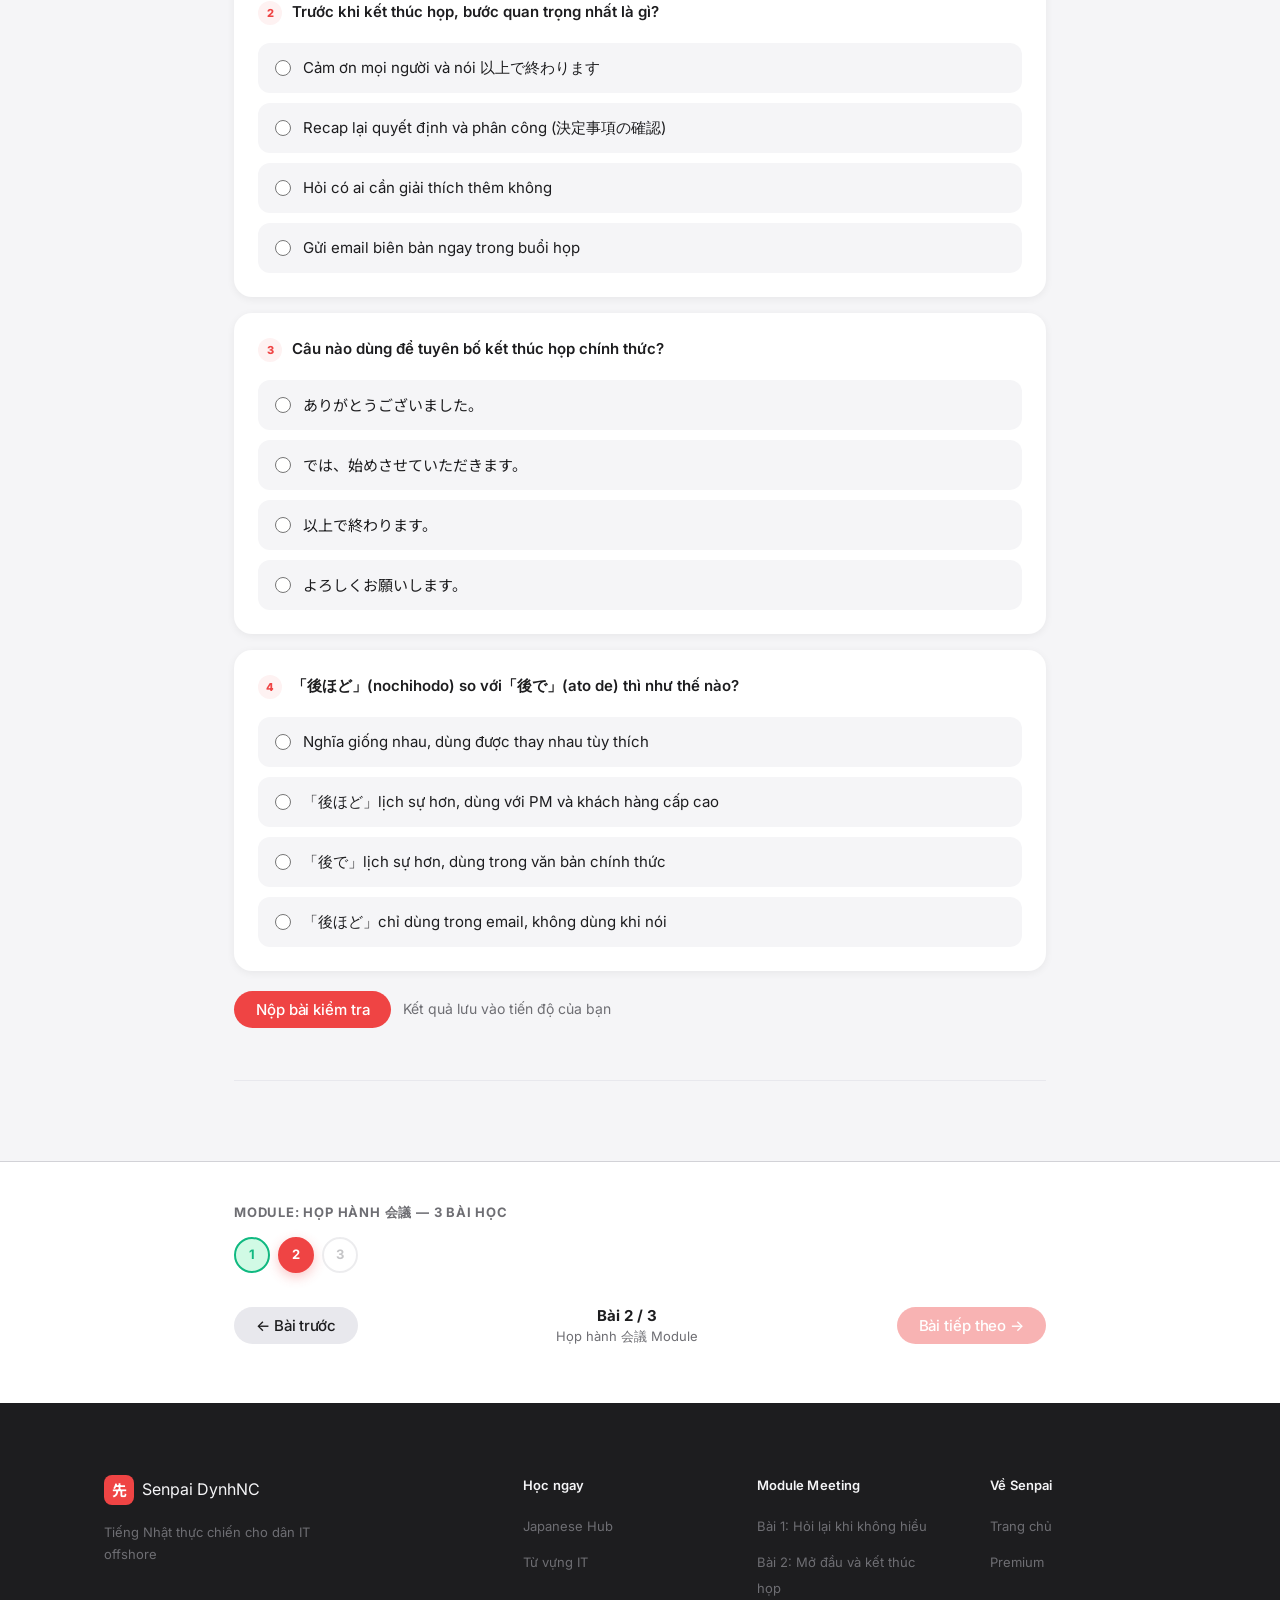
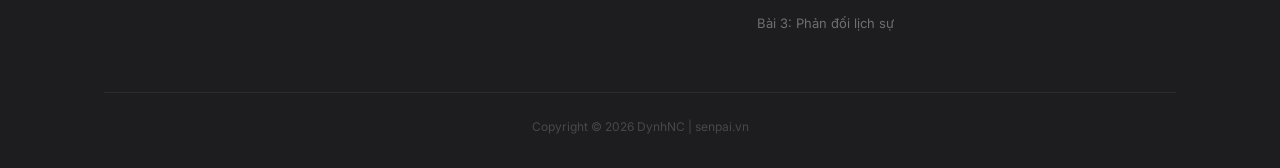
<file: japanese/stage2/meeting/lesson-02.html>
﻿<!DOCTYPE html>
<html lang="vi" data-theme="light">
<head>
  <meta charset="UTF-8">
  <meta name="viewport" content="width=device-width, initial-scale=1.0">
  <title>Bài 2: Mở đầu và kết thúc họp — Senpai</title>
  <meta name="description" content="Học cách mở đầu và kết thúc cuộc họp với khách Nhật đúng chuẩn keigo. Từ vựng, mẫu câu, hội thoại mẫu, quiz tương tác.">
  <link rel="preconnect" href="https://fonts.googleapis.com">
  <link rel="preconnect" href="https://fonts.gstatic.com" crossorigin>
  <link href="https://fonts.googleapis.com/css2?family=Inter:wght@300;400;500;600;700;800&family=Noto+Sans+JP:wght@300;400;500;700&display=swap" rel="stylesheet">
  <link rel="stylesheet" href="../../../assets/css/main.css">
  <link rel="stylesheet" href="../../../assets/css/components.css">
  <link rel="stylesheet" href="../../../assets/css/lesson.css">
</head>
<body>

<!-- ── NAVBAR ── -->
<nav class="navbar">
  <div class="container">
    <a href="../../../index.html" class="navbar__brand">
      <span class="brand-icon">先</span>
      <span class="brand-name">Senpai DynhNC</span>
    </a>
    <ul class="navbar__links">
      <li><a href="../../index.html" class="link--cta">🇯🇵 Học ngay</a></li>
      <li><a href="../../vocabulary/index.html">🔤 Từ vựng</a></li>
      <li><a href="#">📚 Resources</a></li>
      <li><a href="#" class="link--premium">🔒 Premium</a></li>
    </ul>
    <div class="navbar__right">
      <button class="theme-toggle" aria-label="Đổi giao diện">
        <span class="toggle-track">
          <span class="toggle-sun">☀️</span>
          <span class="toggle-moon">🌙</span>
          <span class="toggle-thumb"></span>
        </span>
      </button>
    </div>
    <button class="navbar__toggle" aria-label="Menu">☰</button>
  </div>
</nav>

<!-- ── LESSON HEADER ── -->
<div class="lesson-header">
  <div class="lesson-wrapper">
    <nav class="breadcrumb" aria-label="Breadcrumb">
      <a href="../../../index.html">Senpai</a>
      <span class="breadcrumb__sep">›</span>
      <a href="../../index.html">Business Japanese</a>
      <span class="breadcrumb__sep">›</span>
      <a href="../../index.html">Họp hành 会議</a>
      <span class="breadcrumb__sep">›</span>
      <span class="breadcrumb__current">Bài 2</span>
    </nav>

    <div class="lesson-meta">
      <span class="badge badge--free">Miễn phí</span>
      <span class="badge badge--new">🎙 Meeting</span>
      <span style="font-size:0.8125rem; color: var(--color-text-muted);">⏱ ~15 phút</span>
    </div>

    <h1>Bài 2: Mở đầu và kết thúc họp</h1>
    <p class="lesson-header__sub">
      Làm chủ phần mở đầu và kết thúc cuộc họp — ấn tượng đầu tiên và ấn tượng cuối cùng quyết định cả buổi họp.
    </p>

    <div class="lesson-progress-row">
      <span class="lesson-progress-label">Tiến độ bài học</span>
      <div class="progress-bar">
        <div class="progress-bar__fill" style="width: 0%"></div>
      </div>
      <span class="lesson-progress-pct">0%</span>
    </div>
  </div>
</div>

<!-- ── LESSON BODY ── -->
<main class="lesson-body">
  <div class="lesson-wrapper">

    <!-- ════ SECTION 1: SITUATION ════ -->
    <div class="ls" id="ls-1">
      <div class="ls__label">
        <span class="ls__num">1</span>
        Tình huống
      </div>
      <div class="situation-card reveal">
        <div class="situation-tag">🎙 Zoom call · Kickoff meeting · 10:00 AM · Lần đầu gặp khách Nhật</div>
        <h2>Buổi họp kickoff đầu tiên — Dynh được giao làm người điều phối</h2>
        <p>
          Team VN lần đầu họp trực tiếp với toàn bộ team Nhật. Ông Chơn nhờ Dynh dẫn dắt phần mở đầu.
          Mở đầu đúng chuẩn = tạo không khí chuyên nghiệp ngay từ phút đầu.
          Kết thúc đúng cách = mọi người ra về biết việc tiếp theo phải làm.
        </p>
        <div class="situation-actors">
          <div class="actor-chip">
            <span class="actor-chip__role">Người điều phối</span>
            Dynh (BA / Developer VN)
          </div>
          <div class="actor-chip">
            <span class="actor-chip__role">Tham dự phía Nhật</span>
            Honda-san + Yamaura-san
          </div>
          <div class="actor-chip">
            <span class="actor-chip__role">Loại họp</span>
            Kickoff / Sprint Planning
          </div>
        </div>
      </div>
    </div>

    <!-- ════ SECTION 2: VIDEO ════ -->
    <div class="ls" id="ls-2">
      <div class="ls__label">
        <span class="ls__num">2</span>
        Video
      </div>
      <div class="ls__title">Xem tình huống thực tế</div>
      <div class="video-wrap reveal">
        <div class="video-placeholder">
          <div class="video-placeholder__kanji">開会</div>
          <div class="video-placeholder__play">▶</div>
          <div class="video-placeholder__text">
            <div class="video-placeholder__title">Video đang được chuẩn bị</div>
            <div class="video-placeholder__sub">Xem demo: mở đầu và kết thúc họp kickoff chuẩn Nhật</div>
          </div>
        </div>
      </div>
    </div>

    <!-- ════ SECTION 3: NOTES ════ -->
    <div class="ls" id="ls-3">
      <div class="ls__label">
        <span class="ls__num">3</span>
        Điểm chính
      </div>
      <div class="ls__title">Cấu trúc chuẩn mở đầu và kết thúc họp Nhật</div>
      <div class="notes-card reveal">
        <div class="notes-card__heading">📌 Mở đầu họp — 4 bước</div>
        <ul>
          <li><strong>① Chào hỏi:</strong> <strong>本日はお忙しい中お集まりいただきありがとうございます</strong> — cảm ơn mọi người đã tham gia dù bận</li>
          <li><strong>② Giới thiệu agenda:</strong> <strong>本日の議題は〜です</strong> — nêu rõ mục đích cuộc họp ngay từ đầu</li>
          <li><strong>③ Xác nhận thời gian:</strong> <strong>〜時まで</strong> — thông báo họp kết thúc lúc mấy giờ</li>
          <li><strong>④ Mời bắt đầu:</strong> <strong>では、始めさせていただきます</strong> — lịch sự mời mọi người bắt đầu</li>
        </ul>
      </div>
      <div class="notes-card reveal d1" style="margin-top:16px;">
        <div class="notes-card__heading">📌 Kết thúc họp — 3 bước</div>
        <ul>
          <li><strong>① Tóm tắt quyết định:</strong> <strong>本日の決定事項を確認します</strong> — recap những gì đã quyết định</li>
          <li><strong>② Xác nhận việc cần làm:</strong> <strong>〜をご担当いただけますか</strong> — ai làm gì, deadline khi nào</li>
          <li><strong>③ Cảm ơn và kết thúc:</strong> <strong>本日はありがとうございました。以上で終わります</strong> — cảm ơn và tuyên bố kết thúc chính thức</li>
        </ul>
      </div>
    </div>

    <!-- ════ SECTION 4: VOCAB ════ -->
    <div class="ls" id="ls-4">
      <div class="ls__label">
        <span class="ls__num">4</span>
        Từ vựng
      </div>
      <div class="ls__title">5 từ/cụm từ cốt lõi trong bài</div>
      <div class="vocab-grid">

        <div class="vocab-card reveal">
          <div class="vocab-card__top">
            <div class="vocab-card__word">
              <ruby>議題<rt>ぎだい</rt></ruby>
            </div>
            <button class="vocab-card__audio" aria-label="Nghe phát âm">🔊</button>
          </div>
          <div class="vocab-card__reading">Gidai</div>
          <hr class="vocab-card__divider">
          <div class="vocab-card__meaning">Chủ đề / Agenda cuộc họp</div>
          <div class="vocab-card__usage">本日の議題は〜です — agenda hôm nay là...</div>
        </div>

        <div class="vocab-card reveal d1">
          <div class="vocab-card__top">
            <div class="vocab-card__word">
              <ruby>決定事項<rt>けっていじこう</rt></ruby>
            </div>
            <button class="vocab-card__audio" aria-label="Nghe phát âm">🔊</button>
          </div>
          <div class="vocab-card__reading">Kettei jikō</div>
          <hr class="vocab-card__divider">
          <div class="vocab-card__meaning">Quyết định / Điều đã được chốt</div>
          <div class="vocab-card__usage">決定事項を確認します — xác nhận lại những điều đã chốt</div>
        </div>

        <div class="vocab-card reveal d2">
          <div class="vocab-card__top">
            <div class="vocab-card__word">
              <ruby>議事録<rt>ぎじろく</rt></ruby>
            </div>
            <button class="vocab-card__audio" aria-label="Nghe phát âm">🔊</button>
          </div>
          <div class="vocab-card__reading">Gijiroku</div>
          <hr class="vocab-card__divider">
          <div class="vocab-card__meaning">Biên bản họp / Meeting minutes</div>
          <div class="vocab-card__usage">議事録をお送りします — sẽ gửi biên bản họp sau</div>
        </div>

        <div class="vocab-card reveal">
          <div class="vocab-card__top">
            <div class="vocab-card__word">
              <ruby>担当<rt>たんとう</rt></ruby>
            </div>
            <button class="vocab-card__audio" aria-label="Nghe phát âm">🔊</button>
          </div>
          <div class="vocab-card__reading">Tantō</div>
          <hr class="vocab-card__divider">
          <div class="vocab-card__meaning">Người phụ trách / Chịu trách nhiệm</div>
          <div class="vocab-card__usage">〜をご担当いただけますか — Bạn có thể phụ trách... không?</div>
        </div>

        <div class="vocab-card reveal d1">
          <div class="vocab-card__top">
            <div class="vocab-card__word">
              <ruby>以上<rt>いじょう</rt></ruby>
            </div>
            <button class="vocab-card__audio" aria-label="Nghe phát âm">🔊</button>
          </div>
          <div class="vocab-card__reading">Ijō</div>
          <hr class="vocab-card__divider">
          <div class="vocab-card__meaning">Trên đây là / Kết thúc tại đây</div>
          <div class="vocab-card__usage">以上で終わります — kết thúc họp tại đây. Câu kết thúc chuẩn</div>
        </div>

      </div>
    </div>

    <!-- ════ SECTION 5: PATTERN ════ -->
    <div class="ls" id="ls-5">
      <div class="ls__label">
        <span class="ls__num">5</span>
        Mẫu câu
      </div>
      <div class="ls__title">3 mẫu câu dùng được ngay</div>

      <div class="pattern-card reveal">
        <div class="pattern-card__head">🟢 Mở đầu họp — cảm ơn và nêu agenda</div>
        <div class="pattern-card__body">
          <div class="pattern-main">
            <ruby>本日<rt>ほんじつ</rt></ruby>はお<ruby>忙<rt>いそが</rt></ruby>しい<ruby>中<rt>なか</rt></ruby>お<ruby>集<rt>あつ</rt></ruby>まりいただき、ありがとうございます。<ruby>本日<rt>ほんじつ</rt></ruby>の<ruby>議題<rt>ぎだい</rt></ruby>は〜です。
          </div>
          <div class="pattern-reading">Honjitsu wa oisogashii naka oatsumari itadaki, arigatō gozaimasu. Honjitsu no gidai wa 〜 desu.</div>
          <div class="pattern-meaning">Cảm ơn mọi người đã tham gia dù bận. Agenda hôm nay là...</div>
          <div class="pattern-variants" style="margin-top:12px">
            <div class="pattern-variant pattern-variant--formal">
              <span class="pattern-variant__tag">Ví dụ</span>
              <div>
                <div class="pattern-variant__text">本日の議題はフェーズ２のスコープ確認と担当割り当てです。</div>
                <div class="pattern-variant__vn">Agenda hôm nay là xác nhận scope Phase 2 và phân công nhiệm vụ.</div>
              </div>
            </div>
          </div>
        </div>
      </div>

      <div class="pattern-card reveal d1">
        <div class="pattern-card__head">📋 Tóm tắt quyết định khi kết thúc</div>
        <div class="pattern-card__body">
          <div class="pattern-main">
            <ruby>本日<rt>ほんじつ</rt></ruby>の<ruby>決定事項<rt>けっていじこう</rt></ruby>を<ruby>確認<rt>かくにん</rt></ruby>します。〜は〜さんに<ruby>担当<rt>たんとう</rt></ruby>していただきます。
          </div>
          <div class="pattern-reading">Honjitsu no kettei jikō wo kakunin shimasu. 〜 wa 〜-san ni tantō shite itadakimasu.</div>
          <div class="pattern-meaning">Xác nhận lại quyết định hôm nay. Việc... sẽ do... phụ trách.</div>
          <div class="pattern-variants" style="margin-top:12px">
            <div class="pattern-variant pattern-variant--keigo">
              <span class="pattern-variant__tag">Ghi nhớ</span>
              <div>
                <div class="pattern-variant__text">Luôn recap trước khi kết thúc — tránh mỗi bên hiểu một kiểu sau buổi họp</div>
                <div class="pattern-variant__vn">Đây là điểm khác biệt lớn nhất giữa họp Nhật và họp Việt</div>
              </div>
            </div>
          </div>
        </div>
      </div>

      <div class="pattern-card reveal d2">
        <div class="pattern-card__head">🔴 Kết thúc họp chính thức</div>
        <div class="pattern-card__body">
          <div class="pattern-main">
            <ruby>本日<rt>ほんじつ</rt></ruby>はありがとうございました。<ruby>議事録<rt>ぎじろく</rt></ruby>は後ほどお<ruby>送<rt>おく</rt></ruby>りします。<ruby>以上<rt>いじょう</rt></ruby>で<ruby>終<rt>お</rt></ruby>わります。
          </div>
          <div class="pattern-reading">Honjitsu wa arigatō gozaimashita. Gijiroku wa nochihodo okuri shimasu. Ijō de owarimasu.</div>
          <div class="pattern-meaning">Cảm ơn mọi người hôm nay. Biên bản họp sẽ được gửi sau. Kết thúc tại đây.</div>
          <div class="pattern-variants" style="margin-top:12px">
            <div class="pattern-variant pattern-variant--formal">
              <span class="pattern-variant__tag">Tip</span>
              <div>
                <div class="pattern-variant__text">「後ほど」(nochihodo) = sau này / một lúc sau — lịch sự hơn「後で」(ato de)</div>
                <div class="pattern-variant__vn">Dùng 後ほど khi nói chuyện với PM hoặc khách hàng cấp cao</div>
              </div>
            </div>
          </div>
        </div>
      </div>
    </div>

    <!-- ════ SECTION 6: EXAMPLE ════ -->
    <div class="ls" id="ls-6">
      <div class="ls__label">
        <span class="ls__num">6</span>
        Hội thoại mẫu
      </div>
      <div class="ls__title">Kickoff meeting — mở đầu đến kết thúc</div>

      <div class="example-email reveal">
        <div class="email-topbar">
          <span class="email-dot email-dot--red"></span>
          <span class="email-dot email-dot--yellow"></span>
          <span class="email-dot email-dot--green"></span>
          <span class="email-topbar-label">🎙 Hội thoại mẫu — hover vào từ gạch chân để xem chú thích</span>
        </div>
        <div class="email-body" style="font-family: var(--font-jp), var(--font-base);">

<div style="margin-bottom:6px; font-size:0.75rem; color:var(--color-text-muted);">── MỞ ĐẦU ──</div>

<div style="margin-bottom: 16px;">
  <div style="font-size:0.75rem; color:var(--color-accent); margin-bottom:4px;">Dynh (người điều phối)</div>
  <div><span class="ann" data-note="本日はお忙しい中お集まりいただきありがとうございます — câu mở họp chuẩn. Không nên nói ngắn hơn với khách Nhật">本日はお忙しい中お集まりいただき、ありがとうございます。</span><span class="ann" data-note="Tên mình + vai trò — giới thiệu ngắn gọn để mọi người biết ai đang dẫn dắt">ベトナムチームのDynhです。本日の会議を進行させていただきます。</span></div>
</div>

<div style="margin-bottom: 16px;">
  <div style="font-size:0.75rem; color:var(--color-accent); margin-bottom:4px;">Dynh</div>
  <div><span class="ann" data-note="本日の議題 — nêu agenda rõ ràng. Người Nhật không thích bắt đầu mà không biết mục tiêu buổi họp">本日の議題は3点です。</span><span class="ann" data-note="Liệt kê bằng số — rõ ràng, dễ theo dõi">1点目はフェーズ２のスコープ確認、2点目は担当割り当て、3点目はスケジュール確認です。</span><span class="ann" data-note="Thông báo thời gian kết thúc — thể hiện tôn trọng lịch của mọi người">11時までに終わる予定です。では、始めさせていただきます。</span></div>
</div>

<div style="margin-bottom:6px; font-size:0.75rem; color:var(--color-text-muted); margin-top:20px;">── TRONG CUỘC HỌP ──</div>

<div style="margin-bottom: 16px;">
  <div style="font-size:0.75rem; color:var(--color-text-muted); margin-bottom:4px;">本田さん (Honda-san)</div>
  <div>では、スコープについて説明します。今回のフェーズ２では…</div>
</div>

<div style="margin-bottom: 16px;">
  <div style="font-size:0.75rem; color:var(--color-accent); margin-bottom:4px;">Dynh</div>
  <div><span class="ann" data-note="ありがとうございます — cảm ơn sau mỗi phần trình bày. Đây là thói quen quan trọng trong họp Nhật">ありがとうございます。</span><span class="ann" data-note="次の議題に移ります — chuyển sang topic tiếp theo. Dùng 移る (うつる) = chuyển sang">では、次の議題に移ります。担当割り当てについてです。</span></div>
</div>

<div style="margin-bottom:6px; font-size:0.75rem; color:var(--color-text-muted); margin-top:20px;">── KẾT THÚC HỌP ──</div>

<div style="margin-bottom: 16px;">
  <div style="font-size:0.75rem; color:var(--color-accent); margin-bottom:4px;">Dynh</div>
  <div><span class="ann" data-note="本日の決定事項を確認します — luôn recap trước khi kết thúc. Cực kỳ quan trọng để tránh misunderstanding">本日の決定事項を確認します。</span><span class="ann" data-note="担当者を名指しで確認 — xác nhận người phụ trách cụ thể">APIモジュールはVNチームのMinhさんに担当していただきます。</span><span class="ann" data-note="納期 (のうき) = deadline giao hàng. Luôn xác nhận lại deadline sau khi phân công">納期は5月10日です。よろしいでしょうか？</span></div>
</div>

<div style="margin-bottom: 16px;">
  <div style="font-size:0.75rem; color:var(--color-text-muted); margin-bottom:4px;">本田さん</div>
  <div>はい、問題ありません。よろしくお願いします。</div>
</div>

<div>
  <div style="font-size:0.75rem; color:var(--color-accent); margin-bottom:4px;">Dynh</div>
  <div><span class="ann" data-note="本日はありがとうございました — kết thúc bằng lời cảm ơn. Dùng ました (quá khứ) vì buổi họp đã xong">本日はありがとうございました。</span><span class="ann" data-note="議事録は後ほどお送りします — cam kết gửi biên bản. Người Nhật rất coi trọng gijiroku">議事録は後ほどお送りします。</span><span class="ann" data-note="以上で終わります — câu kết thúc họp chính thức. Không nên kết thúc mà không có câu này">以上で終わります。お疲れ様でした。</span></div>
</div>

        </div>
      </div>
    </div>

    <!-- ════ SECTION 7: PRACTICE ════ -->
    <div class="ls" id="ls-7">
      <div class="ls__label">
        <span class="ls__num">7</span>
        Luyện tập
      </div>
      <div class="ls__title">Điền vào chỗ trống</div>
      <p class="practice-desc">Hoàn thành các câu bên dưới bằng cách điền từ hoặc cụm từ phù hợp vào ô trống.</p>

      <div class="practice-item reveal">
        <div class="practice-item__num">Câu 1 / 3</div>
        <div class="practice-item__q">
          <span class="jp">本日はお忙しい中お集まりいただき、</span>
          <input class="fill-blank" type="text" placeholder="___" aria-label="Điền vào chỗ trống">
          <span class="jp">ございます。</span>
        </div>
        <div class="practice-item__hint">💡 Gợi ý: Lời cảm ơn lịch sự nhất — dùng để mở đầu cuộc họp</div>
      </div>

      <div class="practice-item reveal d1">
        <div class="practice-item__num">Câu 2 / 3</div>
        <div class="practice-item__q">
          <span class="jp">本日の</span>
          <input class="fill-blank" type="text" placeholder="___" aria-label="Điền vào chỗ trống">
          <span class="jp">はスコープ確認と担当割り当てです。</span>
        </div>
        <div class="practice-item__hint">💡 Gợi ý: Từ có nghĩa là "agenda / chủ đề cuộc họp"</div>
      </div>

      <div class="practice-item reveal d2">
        <div class="practice-item__num">Câu 3 / 3</div>
        <div class="practice-item__q">
          <span class="jp">本日はありがとうございました。議事録は後ほどお送りします。</span>
          <input class="fill-blank" type="text" placeholder="___" aria-label="Điền vào chỗ trống">
          <span class="jp">で終わります。</span>
        </div>
        <div class="practice-item__hint">💡 Gợi ý: Từ dùng để tuyên bố kết thúc — "Trên đây là / Kết thúc tại đây"</div>
      </div>

      <div style="margin-top: 20px;">
        <button class="btn btn--primary btn--sm">Kiểm tra đáp án</button>
        <button class="btn btn--ghost btn--sm" style="margin-left: 8px;">Xem gợi ý</button>
      </div>
    </div>

    <!-- ════ SECTION 8: QUIZ ════ -->
    <div class="ls" id="ls-8">
      <div class="ls__label">
        <span class="ls__num">8</span>
        Quiz
      </div>
      <div class="ls__title">Kiểm tra kiến thức — 4 câu</div>
      <p class="quiz-desc">Chọn đáp án đúng. Kết quả được lưu tự động vào tiến độ của bạn.</p>

      <!-- Q1 -->
      <div class="quiz-item reveal">
        <div class="quiz-item__q">
          <span class="quiz-item__num">1</span>
          「議題」(ぎだい) trong ngữ cảnh họp nghĩa là gì?
        </div>
        <div class="quiz-options">
          <label class="quiz-option">
            <input type="radio" name="q1" value="a">
            Biên bản họp
          </label>
          <label class="quiz-option">
            <input type="radio" name="q1" value="b">
            Quyết định đã được chốt
          </label>
          <label class="quiz-option">
            <input type="radio" name="q1" value="c">
            Chủ đề / Agenda cuộc họp
          </label>
          <label class="quiz-option">
            <input type="radio" name="q1" value="d">
            Người điều phối
          </label>
        </div>
      </div>

      <!-- Q2 -->
      <div class="quiz-item reveal d1">
        <div class="quiz-item__q">
          <span class="quiz-item__num">2</span>
          Trước khi kết thúc họp, bước quan trọng nhất là gì?
        </div>
        <div class="quiz-options">
          <label class="quiz-option">
            <input type="radio" name="q2" value="a">
            Cảm ơn mọi người và nói 以上で終わります
          </label>
          <label class="quiz-option">
            <input type="radio" name="q2" value="b">
            Recap lại quyết định và phân công (決定事項の確認)
          </label>
          <label class="quiz-option">
            <input type="radio" name="q2" value="c">
            Hỏi có ai cần giải thích thêm không
          </label>
          <label class="quiz-option">
            <input type="radio" name="q2" value="d">
            Gửi email biên bản ngay trong buổi họp
          </label>
        </div>
      </div>

      <!-- Q3 -->
      <div class="quiz-item reveal d2">
        <div class="quiz-item__q">
          <span class="quiz-item__num">3</span>
          Câu nào dùng để tuyên bố kết thúc họp chính thức?
        </div>
        <div class="quiz-options">
          <label class="quiz-option">
            <input type="radio" name="q3" value="a">
            <span class="quiz-option__jp">ありがとうございました。</span>
          </label>
          <label class="quiz-option">
            <input type="radio" name="q3" value="b">
            <span class="quiz-option__jp">では、始めさせていただきます。</span>
          </label>
          <label class="quiz-option">
            <input type="radio" name="q3" value="c">
            <span class="quiz-option__jp">以上で終わります。</span>
          </label>
          <label class="quiz-option">
            <input type="radio" name="q3" value="d">
            <span class="quiz-option__jp">よろしくお願いします。</span>
          </label>
        </div>
      </div>

      <!-- Q4 -->
      <div class="quiz-item reveal">
        <div class="quiz-item__q">
          <span class="quiz-item__num">4</span>
          「後ほど」(nochihodo) so với「後で」(ato de) thì như thế nào?
        </div>
        <div class="quiz-options">
          <label class="quiz-option">
            <input type="radio" name="q4" value="a">
            Nghĩa giống nhau, dùng được thay nhau tùy thích
          </label>
          <label class="quiz-option">
            <input type="radio" name="q4" value="b">
            「後ほど」lịch sự hơn, dùng với PM và khách hàng cấp cao
          </label>
          <label class="quiz-option">
            <input type="radio" name="q4" value="c">
            「後で」lịch sự hơn, dùng trong văn bản chính thức
          </label>
          <label class="quiz-option">
            <input type="radio" name="q4" value="d">
            「後ほど」chỉ dùng trong email, không dùng khi nói
          </label>
        </div>
      </div>

      <div style="margin-top: 20px; display: flex; gap: 12px; align-items: center; flex-wrap: wrap;">
        <button class="btn btn--primary" id="quiz-submit">Nộp bài kiểm tra</button>
        <span style="font-size:0.875rem; color:var(--color-text-muted);">Kết quả lưu vào tiến độ của bạn</span>
      </div>
      <div id="quiz-result" style="display:none; margin-top:16px;"></div>
    </div>

    <!-- ════ SECTION 9: NAV ════ -->
    <div id="ls-9"></div>
  </div><!-- /lesson-wrapper -->
</main>

<!-- ── LESSON NAVIGATION (full-width) ── -->
<nav class="lesson-nav" aria-label="Điều hướng bài học">
  <div class="lesson-wrapper">
    <div class="lesson-nav__module-label">Module: Họp hành 会議 — 3 bài học</div>
    <div class="lesson-dots">
      <a href="lesson-01.html" class="lesson-dot lesson-dot--done" title="Bài 1: Hỏi lại khi không hiểu trong họp">1</a>
      <a href="lesson-02.html" class="lesson-dot lesson-dot--active" title="Bài 2: Mở đầu và kết thúc họp">2</a>
      <span class="lesson-dot lesson-dot--locked" title="Chưa mở">3</span>
    </div>
    <div class="lesson-nav__btns">
      <a href="lesson-01.html" class="btn btn--ghost">← Bài trước</a>
      <div class="lesson-nav__center">
        <strong>Bài 2 / 3</strong>
        Họp hành 会議 Module
      </div>
      <span class="btn btn--primary" style="opacity:0.4; cursor:default;">Bài tiếp theo →</span>
    </div>
  </div>
</nav>

<!-- ── FOOTER ── -->
<footer class="footer">
  <div class="container">
    <div class="footer__grid">
      <div class="footer__brand">
        <div class="footer__logo">
          <span class="brand-icon">先</span>
          <span class="brand-name">Senpai DynhNC</span>
        </div>
        <p class="footer__tagline">Tiếng Nhật thực chiến cho dân IT offshore</p>
      </div>
      <div class="footer__links">
        <h4>Học ngay</h4>
        <ul>
          <li><a href="../../index.html">Japanese Hub</a></li>
          <li><a href="../../vocabulary/index.html">Từ vựng IT</a></li>
        </ul>
      </div>
      <div class="footer__links">
        <h4>Module Meeting</h4>
        <ul>
          <li><a href="lesson-01.html">Bài 1: Hỏi lại khi không hiểu</a></li>
          <li><a href="lesson-02.html">Bài 2: Mở đầu và kết thúc họp</a></li>
          <li><a href="#">Bài 3: Phản đối lịch sự</a></li>
        </ul>
      </div>
      <div class="footer__links">
        <h4>Về Senpai</h4>
        <ul>
          <li><a href="../../../index.html">Trang chủ</a></li>
          <li><a href="#">Premium</a></li>
        </ul>
      </div>
    </div>
    <div class="footer__bottom">
      <p>Copyright © 2026 DynhNC | senpai.vn</p>
    </div>
  </div>
</footer>

<script src="../../../assets/js/theme.js"></script>
<script src="../../../assets/js/quiz.js"></script>
<script src="../../../assets/js/progress.js"></script>
</body>
</html>
</file>
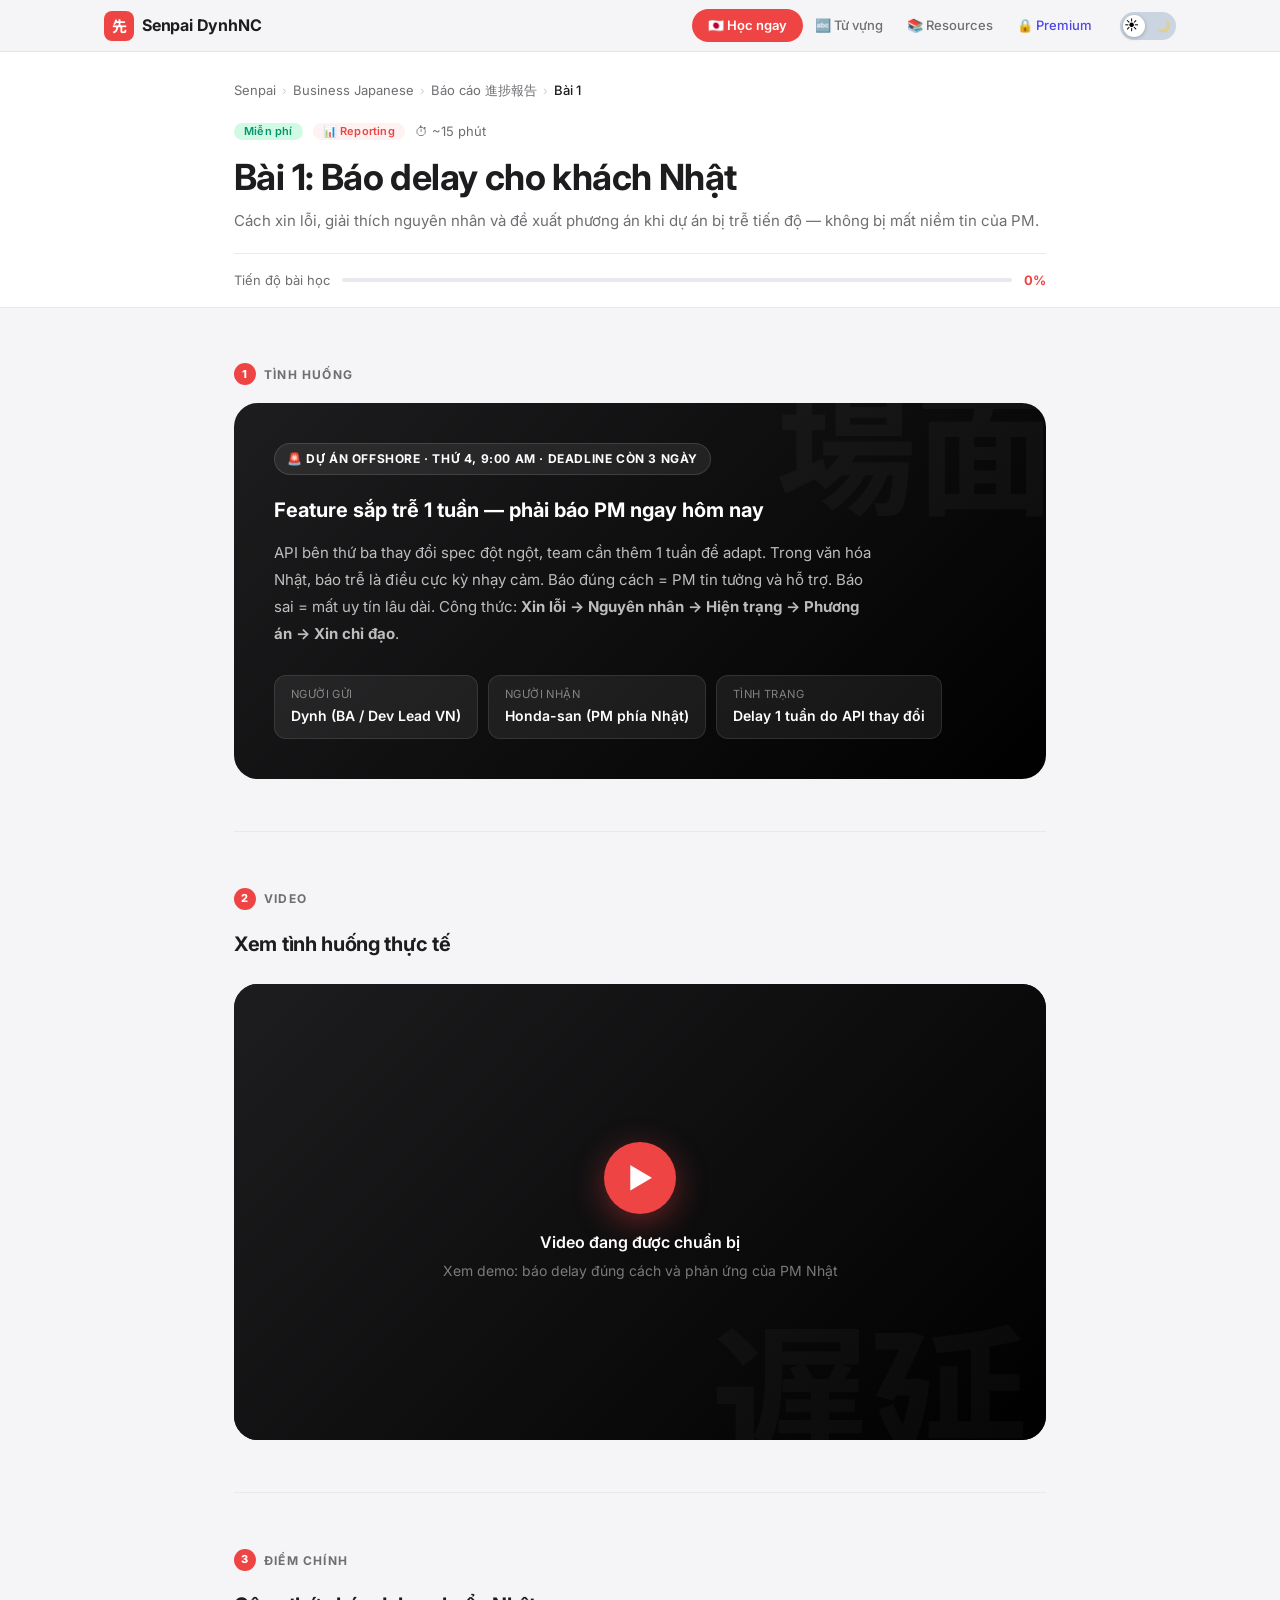
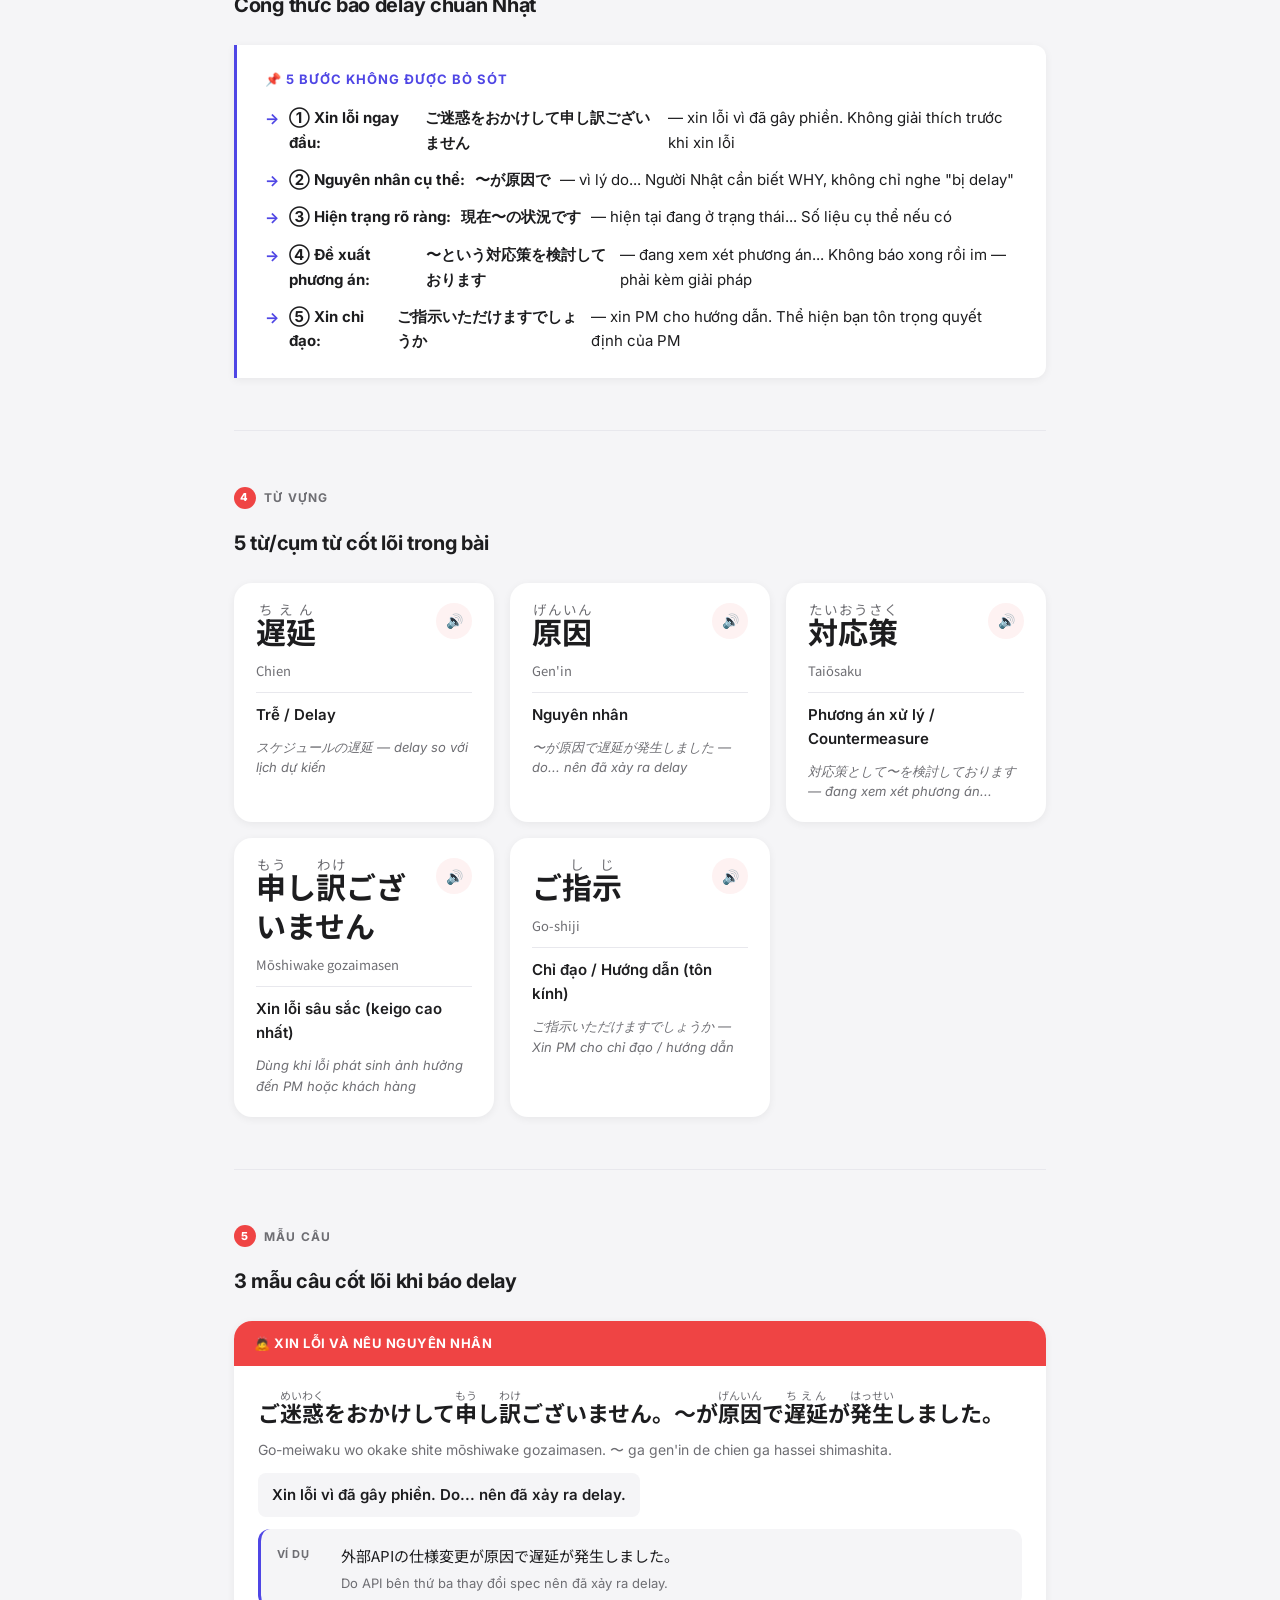
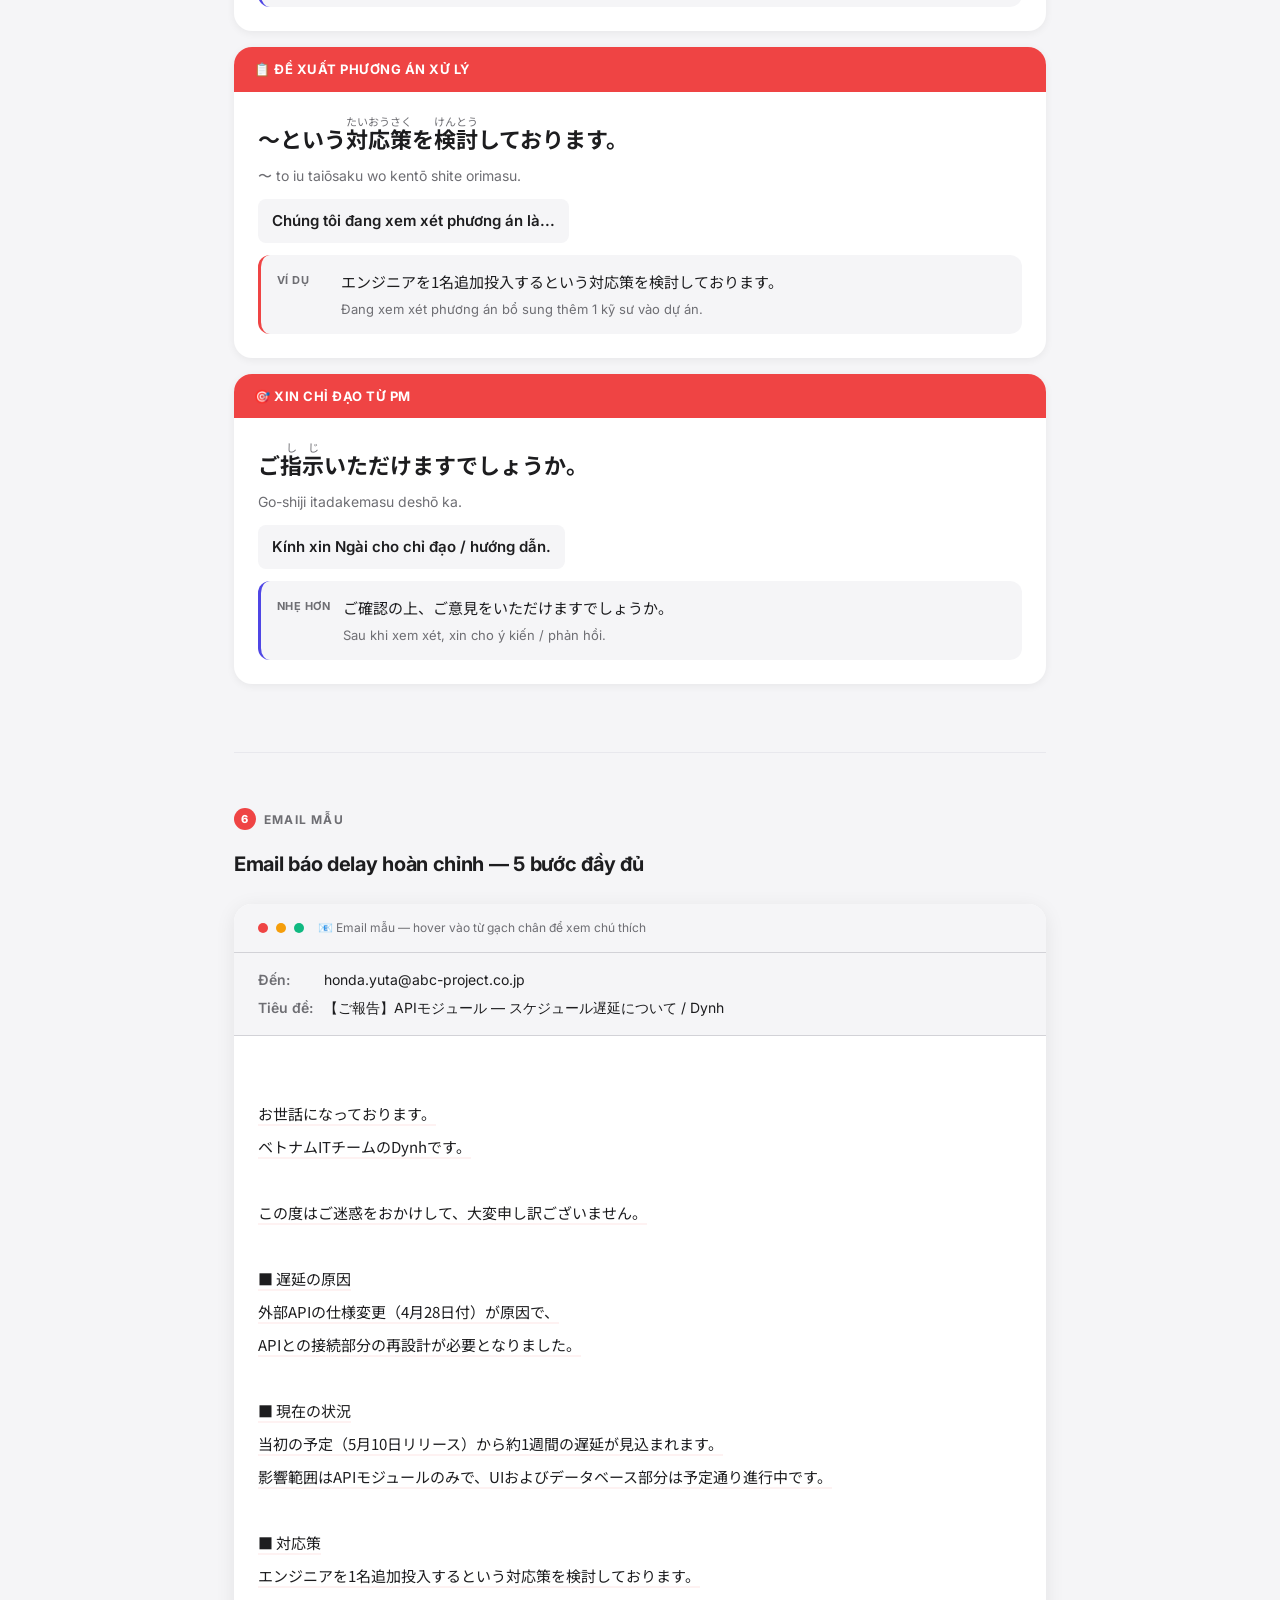
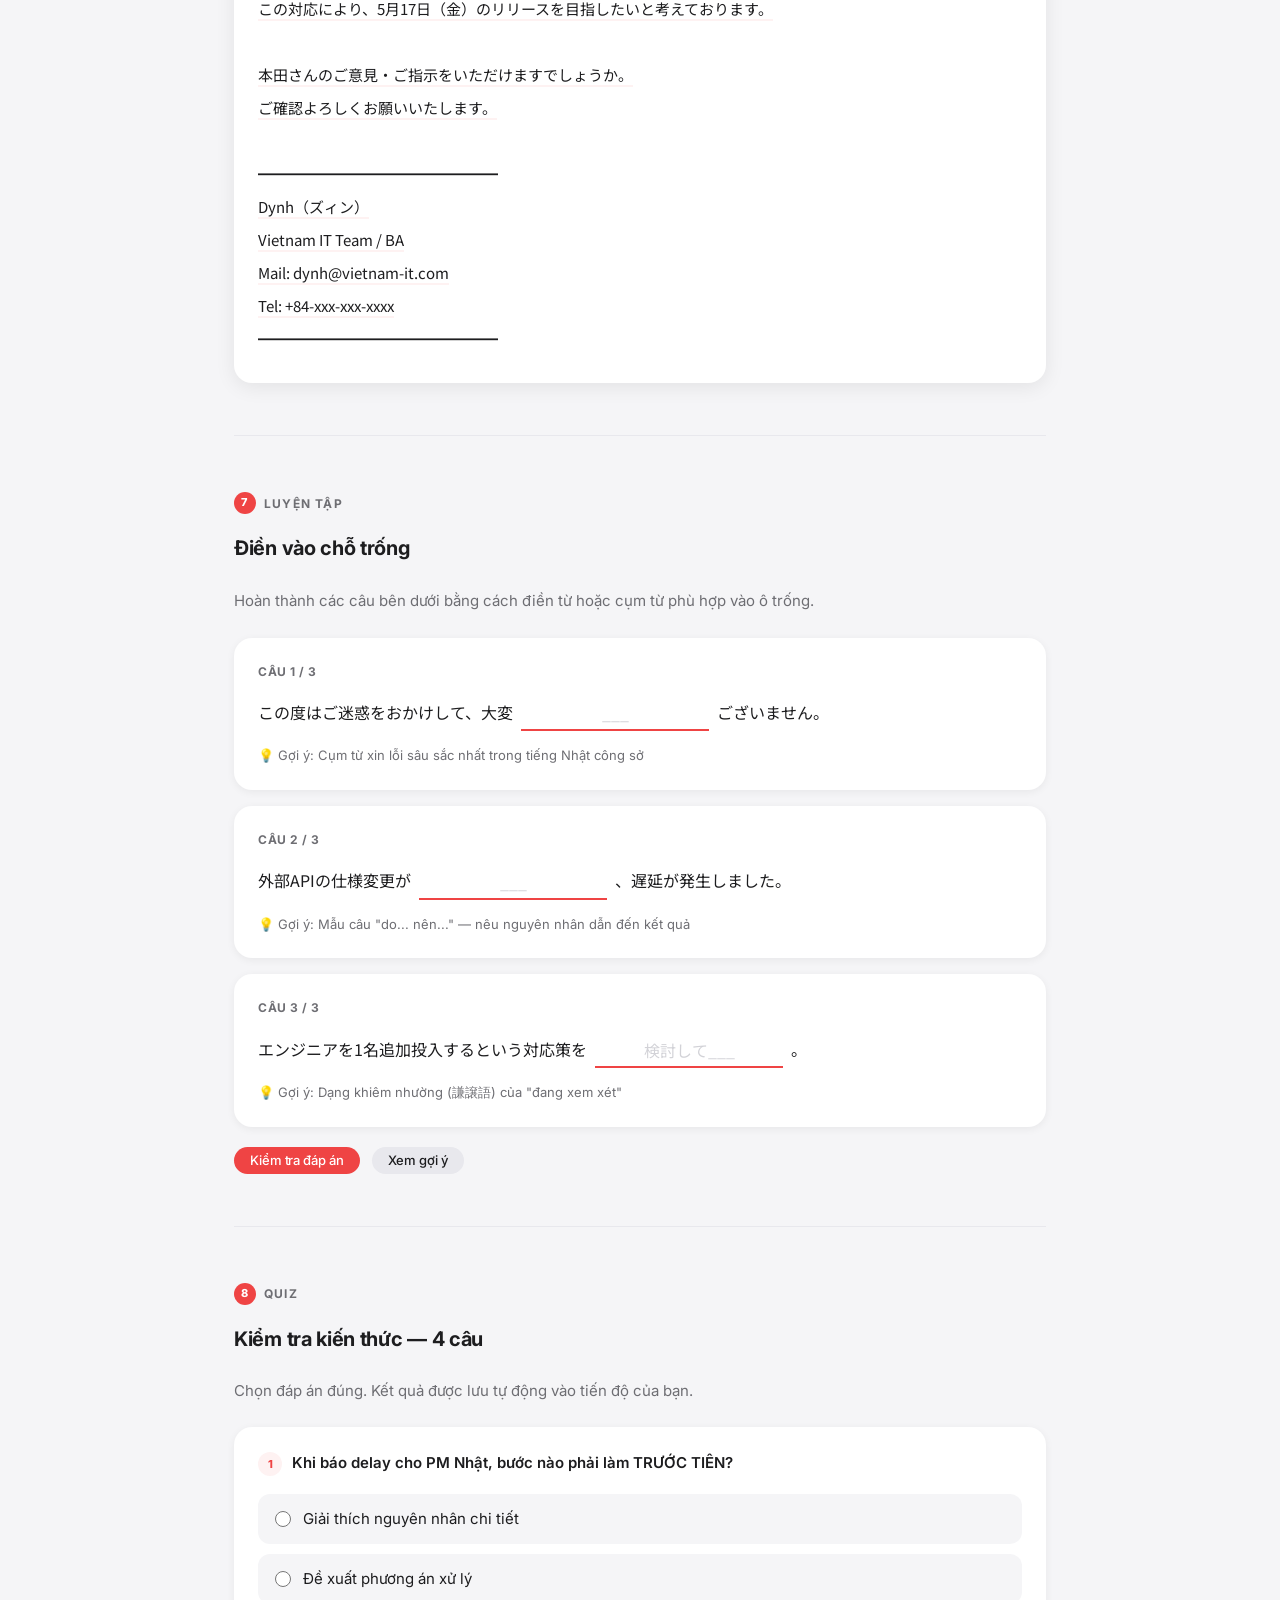
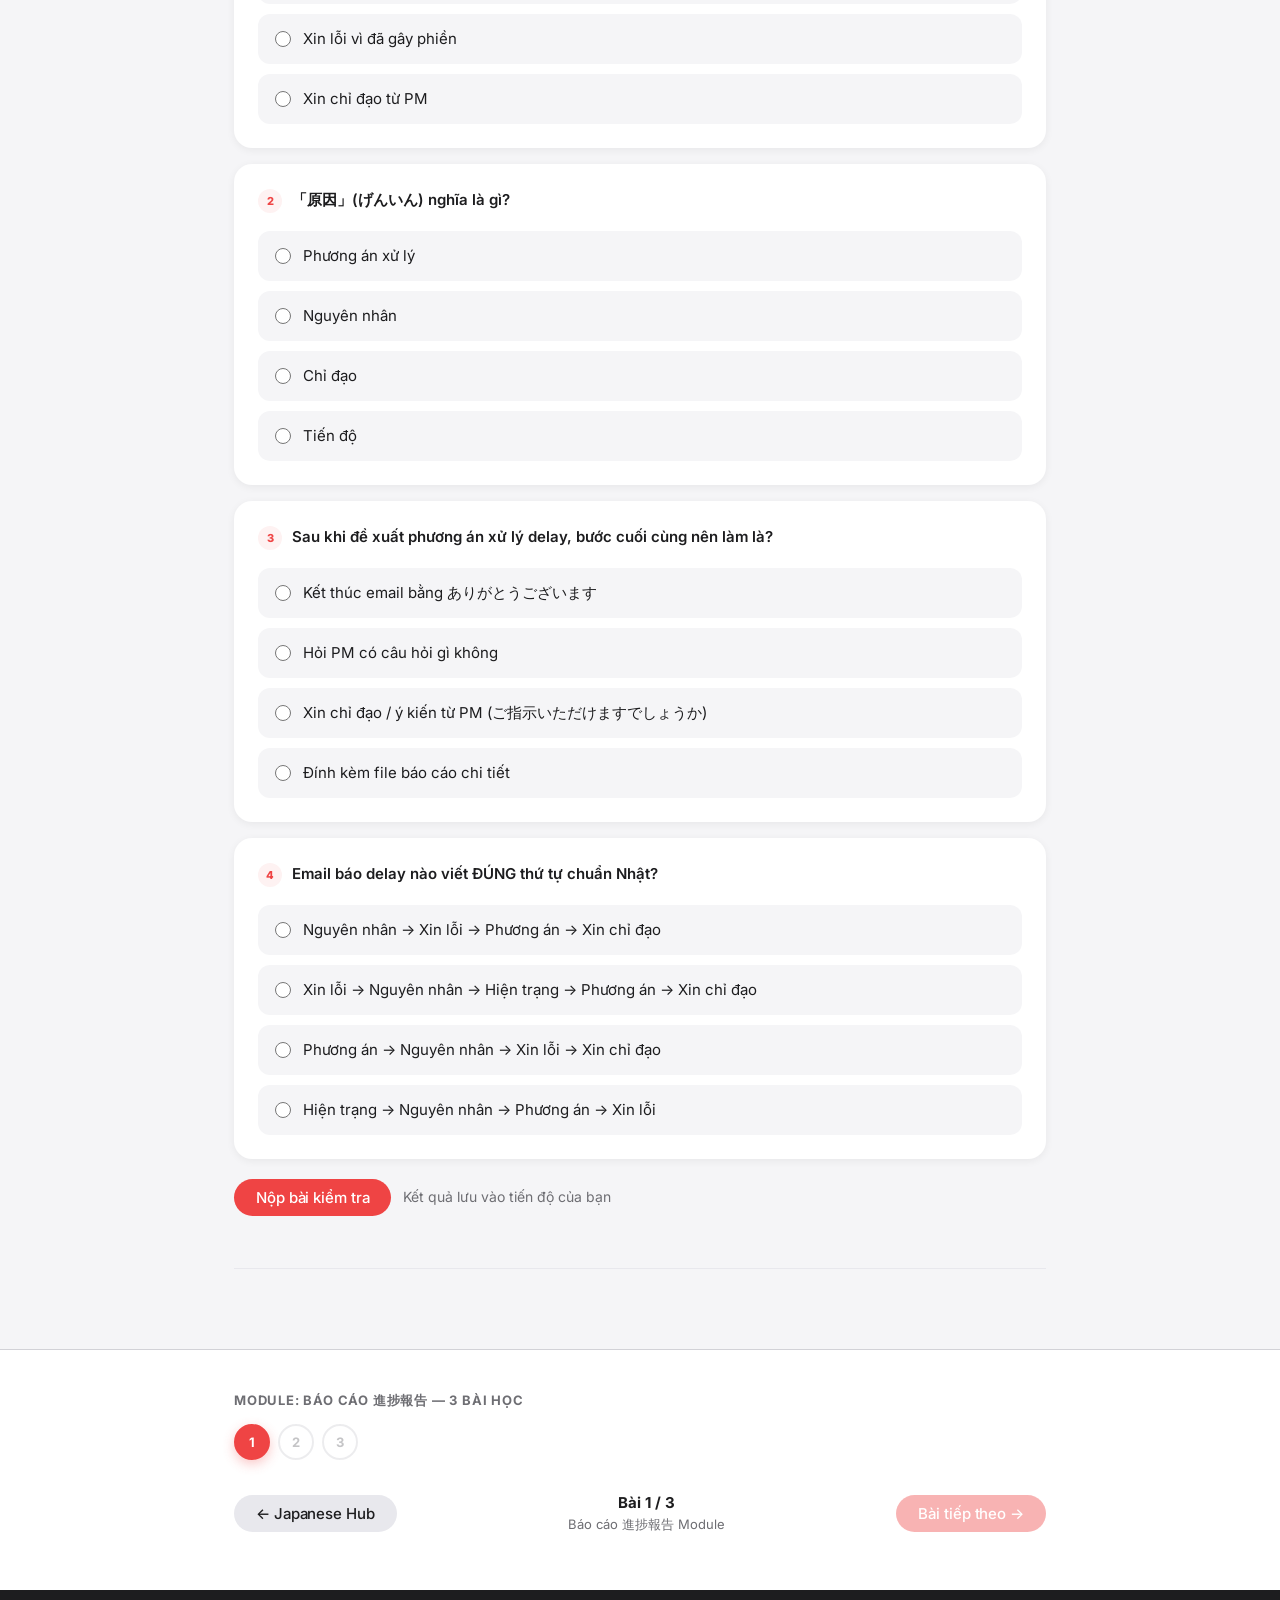
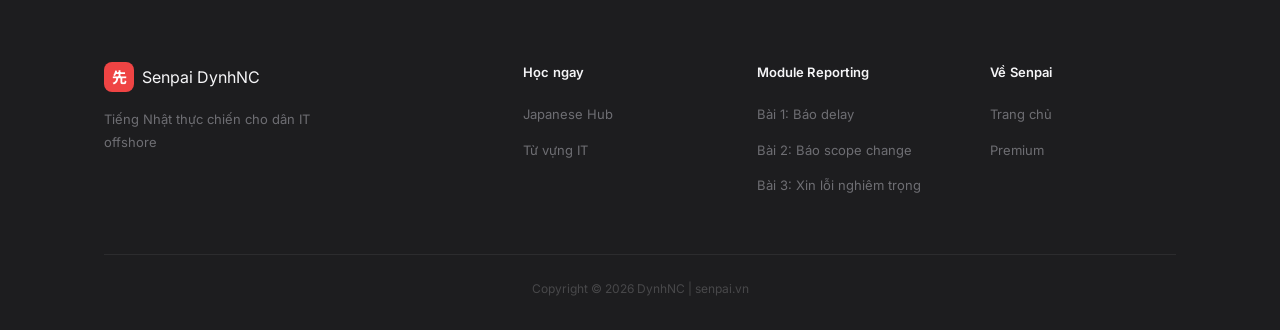
<file: japanese/stage2/reporting/lesson-01.html>
﻿<!DOCTYPE html>
<html lang="vi" data-theme="light">
<head>
  <meta charset="UTF-8">
  <meta name="viewport" content="width=device-width, initial-scale=1.0">
  <title>Bài 1: Báo delay cho khách Nhật — Senpai</title>
  <meta name="description" content="Học cách báo cáo delay dự án cho PM Nhật đúng chuẩn — xin lỗi, giải thích nguyên nhân, đề xuất phương án. Từ vựng, mẫu câu, email mẫu, quiz tương tác.">
  <link rel="preconnect" href="https://fonts.googleapis.com">
  <link rel="preconnect" href="https://fonts.gstatic.com" crossorigin>
  <link href="https://fonts.googleapis.com/css2?family=Inter:wght@300;400;500;600;700;800&family=Noto+Sans+JP:wght@300;400;500;700&display=swap" rel="stylesheet">
  <link rel="stylesheet" href="../../../assets/css/main.css">
  <link rel="stylesheet" href="../../../assets/css/components.css">
  <link rel="stylesheet" href="../../../assets/css/lesson.css">
</head>
<body>

<!-- ── NAVBAR ── -->
<nav class="navbar">
  <div class="container">
    <a href="../../../index.html" class="navbar__brand">
      <span class="brand-icon">先</span>
      <span class="brand-name">Senpai DynhNC</span>
    </a>
    <ul class="navbar__links">
      <li><a href="../../index.html" class="link--cta">🇯🇵 Học ngay</a></li>
      <li><a href="../../vocabulary/index.html">🔤 Từ vựng</a></li>
      <li><a href="#">📚 Resources</a></li>
      <li><a href="#" class="link--premium">🔒 Premium</a></li>
    </ul>
    <div class="navbar__right">
      <button class="theme-toggle" aria-label="Đổi giao diện">
        <span class="toggle-track">
          <span class="toggle-sun">☀️</span>
          <span class="toggle-moon">🌙</span>
          <span class="toggle-thumb"></span>
        </span>
      </button>
    </div>
    <button class="navbar__toggle" aria-label="Menu">☰</button>
  </div>
</nav>

<!-- ── LESSON HEADER ── -->
<div class="lesson-header">
  <div class="lesson-wrapper">
    <nav class="breadcrumb" aria-label="Breadcrumb">
      <a href="../../../index.html">Senpai</a>
      <span class="breadcrumb__sep">›</span>
      <a href="../../index.html">Business Japanese</a>
      <span class="breadcrumb__sep">›</span>
      <a href="../../index.html">Báo cáo 進捗報告</a>
      <span class="breadcrumb__sep">›</span>
      <span class="breadcrumb__current">Bài 1</span>
    </nav>

    <div class="lesson-meta">
      <span class="badge badge--free">Miễn phí</span>
      <span class="badge badge--new">📊 Reporting</span>
      <span style="font-size:0.8125rem; color: var(--color-text-muted);">⏱ ~15 phút</span>
    </div>

    <h1>Bài 1: Báo delay cho khách Nhật</h1>
    <p class="lesson-header__sub">
      Cách xin lỗi, giải thích nguyên nhân và đề xuất phương án khi dự án bị trễ tiến độ — không bị mất niềm tin của PM.
    </p>

    <div class="lesson-progress-row">
      <span class="lesson-progress-label">Tiến độ bài học</span>
      <div class="progress-bar">
        <div class="progress-bar__fill" style="width: 0%"></div>
      </div>
      <span class="lesson-progress-pct">0%</span>
    </div>
  </div>
</div>

<!-- ── LESSON BODY ── -->
<main class="lesson-body">
  <div class="lesson-wrapper">

    <!-- ════ SECTION 1: SITUATION ════ -->
    <div class="ls" id="ls-1">
      <div class="ls__label">
        <span class="ls__num">1</span>
        Tình huống
      </div>
      <div class="situation-card reveal">
        <div class="situation-tag">🚨 Dự án offshore · Thứ 4, 9:00 AM · Deadline còn 3 ngày</div>
        <h2>Feature sắp trễ 1 tuần — phải báo PM ngay hôm nay</h2>
        <p>
          API bên thứ ba thay đổi spec đột ngột, team cần thêm 1 tuần để adapt.
          Trong văn hóa Nhật, báo trễ là điều cực kỳ nhạy cảm.
          Báo đúng cách = PM tin tưởng và hỗ trợ. Báo sai = mất uy tín lâu dài.
          Công thức: <strong>Xin lỗi → Nguyên nhân → Hiện trạng → Phương án → Xin chỉ đạo</strong>.
        </p>
        <div class="situation-actors">
          <div class="actor-chip">
            <span class="actor-chip__role">Người gửi</span>
            Dynh (BA / Dev Lead VN)
          </div>
          <div class="actor-chip">
            <span class="actor-chip__role">Người nhận</span>
            Honda-san (PM phía Nhật)
          </div>
          <div class="actor-chip">
            <span class="actor-chip__role">Tình trạng</span>
            Delay 1 tuần do API thay đổi
          </div>
        </div>
      </div>
    </div>

    <!-- ════ SECTION 2: VIDEO ════ -->
    <div class="ls" id="ls-2">
      <div class="ls__label">
        <span class="ls__num">2</span>
        Video
      </div>
      <div class="ls__title">Xem tình huống thực tế</div>
      <div class="video-wrap reveal">
        <div class="video-placeholder">
          <div class="video-placeholder__kanji">遅延</div>
          <div class="video-placeholder__play">▶</div>
          <div class="video-placeholder__text">
            <div class="video-placeholder__title">Video đang được chuẩn bị</div>
            <div class="video-placeholder__sub">Xem demo: báo delay đúng cách và phản ứng của PM Nhật</div>
          </div>
        </div>
      </div>
    </div>

    <!-- ════ SECTION 3: NOTES ════ -->
    <div class="ls" id="ls-3">
      <div class="ls__label">
        <span class="ls__num">3</span>
        Điểm chính
      </div>
      <div class="ls__title">Công thức báo delay chuẩn Nhật</div>
      <div class="notes-card reveal">
        <div class="notes-card__heading">📌 5 bước không được bỏ sót</div>
        <ul>
          <li><strong>① Xin lỗi ngay đầu:</strong> <strong>ご迷惑をおかけして申し訳ございません</strong> — xin lỗi vì đã gây phiền. Không giải thích trước khi xin lỗi</li>
          <li><strong>② Nguyên nhân cụ thể:</strong> <strong>〜が原因で</strong> — vì lý do... Người Nhật cần biết WHY, không chỉ nghe "bị delay"</li>
          <li><strong>③ Hiện trạng rõ ràng:</strong> <strong>現在〜の状況です</strong> — hiện tại đang ở trạng thái... Số liệu cụ thể nếu có</li>
          <li><strong>④ Đề xuất phương án:</strong> <strong>〜という対応策を検討しております</strong> — đang xem xét phương án... Không báo xong rồi im — phải kèm giải pháp</li>
          <li><strong>⑤ Xin chỉ đạo:</strong> <strong>ご指示いただけますでしょうか</strong> — xin PM cho hướng dẫn. Thể hiện bạn tôn trọng quyết định của PM</li>
        </ul>
      </div>
    </div>

    <!-- ════ SECTION 4: VOCAB ════ -->
    <div class="ls" id="ls-4">
      <div class="ls__label">
        <span class="ls__num">4</span>
        Từ vựng
      </div>
      <div class="ls__title">5 từ/cụm từ cốt lõi trong bài</div>
      <div class="vocab-grid">

        <div class="vocab-card reveal">
          <div class="vocab-card__top">
            <div class="vocab-card__word">
              <ruby>遅延<rt>ちえん</rt></ruby>
            </div>
            <button class="vocab-card__audio" aria-label="Nghe phát âm">🔊</button>
          </div>
          <div class="vocab-card__reading">Chien</div>
          <hr class="vocab-card__divider">
          <div class="vocab-card__meaning">Trễ / Delay</div>
          <div class="vocab-card__usage">スケジュールの遅延 — delay so với lịch dự kiến</div>
        </div>

        <div class="vocab-card reveal d1">
          <div class="vocab-card__top">
            <div class="vocab-card__word">
              <ruby>原因<rt>げんいん</rt></ruby>
            </div>
            <button class="vocab-card__audio" aria-label="Nghe phát âm">🔊</button>
          </div>
          <div class="vocab-card__reading">Gen'in</div>
          <hr class="vocab-card__divider">
          <div class="vocab-card__meaning">Nguyên nhân</div>
          <div class="vocab-card__usage">〜が原因で遅延が発生しました — do... nên đã xảy ra delay</div>
        </div>

        <div class="vocab-card reveal d2">
          <div class="vocab-card__top">
            <div class="vocab-card__word">
              <ruby>対応策<rt>たいおうさく</rt></ruby>
            </div>
            <button class="vocab-card__audio" aria-label="Nghe phát âm">🔊</button>
          </div>
          <div class="vocab-card__reading">Taiōsaku</div>
          <hr class="vocab-card__divider">
          <div class="vocab-card__meaning">Phương án xử lý / Countermeasure</div>
          <div class="vocab-card__usage">対応策として〜を検討しております — đang xem xét phương án...</div>
        </div>

        <div class="vocab-card reveal">
          <div class="vocab-card__top">
            <div class="vocab-card__word">
              <ruby>申<rt>もう</rt></ruby>し<ruby>訳<rt>わけ</rt></ruby>ございません
            </div>
            <button class="vocab-card__audio" aria-label="Nghe phát âm">🔊</button>
          </div>
          <div class="vocab-card__reading">Mōshiwake gozaimasen</div>
          <hr class="vocab-card__divider">
          <div class="vocab-card__meaning">Xin lỗi sâu sắc (keigo cao nhất)</div>
          <div class="vocab-card__usage">Dùng khi lỗi phát sinh ảnh hưởng đến PM hoặc khách hàng</div>
        </div>

        <div class="vocab-card reveal d1">
          <div class="vocab-card__top">
            <div class="vocab-card__word">
              ご<ruby>指示<rt>しじ</rt></ruby>
            </div>
            <button class="vocab-card__audio" aria-label="Nghe phát âm">🔊</button>
          </div>
          <div class="vocab-card__reading">Go-shiji</div>
          <hr class="vocab-card__divider">
          <div class="vocab-card__meaning">Chỉ đạo / Hướng dẫn (tôn kính)</div>
          <div class="vocab-card__usage">ご指示いただけますでしょうか — Xin PM cho chỉ đạo / hướng dẫn</div>
        </div>

      </div>
    </div>

    <!-- ════ SECTION 5: PATTERN ════ -->
    <div class="ls" id="ls-5">
      <div class="ls__label">
        <span class="ls__num">5</span>
        Mẫu câu
      </div>
      <div class="ls__title">3 mẫu câu cốt lõi khi báo delay</div>

      <div class="pattern-card reveal">
        <div class="pattern-card__head">🙇 Xin lỗi và nêu nguyên nhân</div>
        <div class="pattern-card__body">
          <div class="pattern-main">
            ご<ruby>迷惑<rt>めいわく</rt></ruby>をおかけして<ruby>申<rt>もう</rt></ruby>し<ruby>訳<rt>わけ</rt></ruby>ございません。〜が<ruby>原因<rt>げんいん</rt></ruby>で<ruby>遅延<rt>ちえん</rt></ruby>が<ruby>発生<rt>はっせい</rt></ruby>しました。
          </div>
          <div class="pattern-reading">Go-meiwaku wo okake shite mōshiwake gozaimasen. 〜 ga gen'in de chien ga hassei shimashita.</div>
          <div class="pattern-meaning">Xin lỗi vì đã gây phiền. Do... nên đã xảy ra delay.</div>
          <div class="pattern-variants" style="margin-top:12px">
            <div class="pattern-variant pattern-variant--formal">
              <span class="pattern-variant__tag">Ví dụ</span>
              <div>
                <div class="pattern-variant__text">外部APIの仕様変更が原因で遅延が発生しました。</div>
                <div class="pattern-variant__vn">Do API bên thứ ba thay đổi spec nên đã xảy ra delay.</div>
              </div>
            </div>
          </div>
        </div>
      </div>

      <div class="pattern-card reveal d1">
        <div class="pattern-card__head">📋 Đề xuất phương án xử lý</div>
        <div class="pattern-card__body">
          <div class="pattern-main">
            〜という<ruby>対応策<rt>たいおうさく</rt></ruby>を<ruby>検討<rt>けんとう</rt></ruby>しております。
          </div>
          <div class="pattern-reading">〜 to iu taiōsaku wo kentō shite orimasu.</div>
          <div class="pattern-meaning">Chúng tôi đang xem xét phương án là...</div>
          <div class="pattern-variants" style="margin-top:12px">
            <div class="pattern-variant pattern-variant--keigo">
              <span class="pattern-variant__tag">Ví dụ</span>
              <div>
                <div class="pattern-variant__text">エンジニアを1名追加投入するという対応策を検討しております。</div>
                <div class="pattern-variant__vn">Đang xem xét phương án bổ sung thêm 1 kỹ sư vào dự án.</div>
              </div>
            </div>
          </div>
        </div>
      </div>

      <div class="pattern-card reveal d2">
        <div class="pattern-card__head">🎯 Xin chỉ đạo từ PM</div>
        <div class="pattern-card__body">
          <div class="pattern-main">
            ご<ruby>指示<rt>しじ</rt></ruby>いただけますでしょうか。
          </div>
          <div class="pattern-reading">Go-shiji itadakemasu deshō ka.</div>
          <div class="pattern-meaning">Kính xin Ngài cho chỉ đạo / hướng dẫn.</div>
          <div class="pattern-variants" style="margin-top:12px">
            <div class="pattern-variant pattern-variant--formal">
              <span class="pattern-variant__tag">Nhẹ hơn</span>
              <div>
                <div class="pattern-variant__text">ご確認の上、ご意見をいただけますでしょうか。</div>
                <div class="pattern-variant__vn">Sau khi xem xét, xin cho ý kiến / phản hồi.</div>
              </div>
            </div>
          </div>
        </div>
      </div>
    </div>

    <!-- ════ SECTION 6: EXAMPLE ════ -->
    <div class="ls" id="ls-6">
      <div class="ls__label">
        <span class="ls__num">6</span>
        Email mẫu
      </div>
      <div class="ls__title">Email báo delay hoàn chỉnh — 5 bước đầy đủ</div>

      <div class="example-email reveal">
        <div class="email-topbar">
          <span class="email-dot email-dot--red"></span>
          <span class="email-dot email-dot--yellow"></span>
          <span class="email-dot email-dot--green"></span>
          <span class="email-topbar-label">📧 Email mẫu — hover vào từ gạch chân để xem chú thích</span>
        </div>
        <div class="email-fields">
          <div class="email-field">
            <span class="email-field__key">Đến:</span>
            <span class="email-field__val">honda.yuta@abc-project.co.jp</span>
          </div>
          <div class="email-field">
            <span class="email-field__key">Tiêu đề:</span>
            <span class="email-field__val">【ご報告】APIモジュール — スケジュール遅延について / Dynh</span>
          </div>
        </div>
        <div class="email-body">
<span class="ann" data-note="Câu mở đầu bắt buộc trong mọi email công việc">お世話になっております。</span>
<span class="ann" data-note="Giới thiệu tên + lý do viết email — PM nhận nhiều mail, phải nêu context ngay">ベトナムITチームのDynhです。</span>

<span class="ann" data-note="【ステップ①】Xin lỗi TRƯỚC KHI giải thích — quy tắc bất di bất dịch trong văn hóa Nhật">この度はご迷惑をおかけして、大変申し訳ございません。</span>

<span class="ann" data-note="【ステップ②】Nêu nguyên nhân — không nói chung chung, phải cụ thể và trung thực">■ 遅延の原因</span>
<span class="ann" data-note="外部API (がいぶ エーピーアイ) = API bên ngoài. 仕様変更 (しようへんこう) = thay đổi spec">外部APIの仕様変更（4月28日付）が原因で、</span>
<span class="ann" data-note="APIとの接続部分 = phần kết nối với API. 再設計が必要 = cần thiết kế lại">APIとの接続部分の再設計が必要となりました。</span>

<span class="ann" data-note="【ステップ③】Hiện trạng cụ thể — số ngày delay, scope bị ảnh hưởng">■ 現在の状況</span>
<span class="ann" data-note="当初の予定 (とうしょのよてい) = kế hoạch ban đầu. 約1週間の遅延 = delay khoảng 1 tuần">当初の予定（5月10日リリース）から約1週間の遅延が見込まれます。</span>
<span class="ann" data-note="影響範囲 (えいきょうはんい) = phạm vi bị ảnh hưởng — nêu rõ phần nào bị delay, phần nào không">影響範囲はAPIモジュールのみで、UIおよびデータベース部分は予定通り進行中です。</span>

<span class="ann" data-note="【ステップ④】Đề xuất phương án — luôn kèm giải pháp, không chỉ báo vấn đề">■ 対応策</span>
<span class="ann" data-note="エンジニアを追加投入 = bổ sung thêm kỹ sư. 検討しております = đang xem xét (謙譲語)">エンジニアを1名追加投入するという対応策を検討しております。</span>
<span class="ann" data-note="Đưa ra timeline mới sau khi áp dụng giải pháp — PM cần biết expected completion date mới">この対応により、5月17日（金）のリリースを目指したいと考えております。</span>

<span class="ann" data-note="【ステップ⑤】Xin chỉ đạo — kết thúc bằng việc trao quyền quyết định cho PM">本田さんのご意見・ご指示をいただけますでしょうか。</span>
<span class="ann" data-note="ご確認よろしくお願いいたします — nhờ xem và phản hồi">ご確認よろしくお願いいたします。</span>

━━━━━━━━━━━━━━━━
<span class="ann" data-note="Chữ ký đầy đủ — nhất quán trong mọi email dự án">Dynh（ズィン）
Vietnam IT Team / BA
Mail: dynh@vietnam-it.com
Tel: +84-xxx-xxx-xxxx</span>
━━━━━━━━━━━━━━━━</div>
      </div>
    </div>

    <!-- ════ SECTION 7: PRACTICE ════ -->
    <div class="ls" id="ls-7">
      <div class="ls__label">
        <span class="ls__num">7</span>
        Luyện tập
      </div>
      <div class="ls__title">Điền vào chỗ trống</div>
      <p class="practice-desc">Hoàn thành các câu bên dưới bằng cách điền từ hoặc cụm từ phù hợp vào ô trống.</p>

      <div class="practice-item reveal">
        <div class="practice-item__num">Câu 1 / 3</div>
        <div class="practice-item__q">
          <span class="jp">この度はご迷惑をおかけして、大変</span>
          <input class="fill-blank" type="text" placeholder="___" aria-label="Điền vào chỗ trống">
          <span class="jp">ございません。</span>
        </div>
        <div class="practice-item__hint">💡 Gợi ý: Cụm từ xin lỗi sâu sắc nhất trong tiếng Nhật công sở</div>
      </div>

      <div class="practice-item reveal d1">
        <div class="practice-item__num">Câu 2 / 3</div>
        <div class="practice-item__q">
          <span class="jp">外部APIの仕様変更が</span>
          <input class="fill-blank" type="text" placeholder="___" aria-label="Điền vào chỗ trống">
          <span class="jp">、遅延が発生しました。</span>
        </div>
        <div class="practice-item__hint">💡 Gợi ý: Mẫu câu "do... nên..." — nêu nguyên nhân dẫn đến kết quả</div>
      </div>

      <div class="practice-item reveal d2">
        <div class="practice-item__num">Câu 3 / 3</div>
        <div class="practice-item__q">
          <span class="jp">エンジニアを1名追加投入するという対応策を</span>
          <input class="fill-blank" type="text" placeholder="検討して___" aria-label="Điền vào chỗ trống">
          <span class="jp">。</span>
        </div>
        <div class="practice-item__hint">💡 Gợi ý: Dạng khiêm nhường (謙譲語) của "đang xem xét"</div>
      </div>

      <div style="margin-top: 20px;">
        <button class="btn btn--primary btn--sm">Kiểm tra đáp án</button>
        <button class="btn btn--ghost btn--sm" style="margin-left: 8px;">Xem gợi ý</button>
      </div>
    </div>

    <!-- ════ SECTION 8: QUIZ ════ -->
    <div class="ls" id="ls-8">
      <div class="ls__label">
        <span class="ls__num">8</span>
        Quiz
      </div>
      <div class="ls__title">Kiểm tra kiến thức — 4 câu</div>
      <p class="quiz-desc">Chọn đáp án đúng. Kết quả được lưu tự động vào tiến độ của bạn.</p>

      <!-- Q1 -->
      <div class="quiz-item reveal">
        <div class="quiz-item__q">
          <span class="quiz-item__num">1</span>
          Khi báo delay cho PM Nhật, bước nào phải làm TRƯỚC TIÊN?
        </div>
        <div class="quiz-options">
          <label class="quiz-option">
            <input type="radio" name="q1" value="a">
            Giải thích nguyên nhân chi tiết
          </label>
          <label class="quiz-option">
            <input type="radio" name="q1" value="b">
            Đề xuất phương án xử lý
          </label>
          <label class="quiz-option">
            <input type="radio" name="q1" value="c">
            Xin lỗi vì đã gây phiền
          </label>
          <label class="quiz-option">
            <input type="radio" name="q1" value="d">
            Xin chỉ đạo từ PM
          </label>
        </div>
      </div>

      <!-- Q2 -->
      <div class="quiz-item reveal d1">
        <div class="quiz-item__q">
          <span class="quiz-item__num">2</span>
          「原因」(げんいん) nghĩa là gì?
        </div>
        <div class="quiz-options">
          <label class="quiz-option">
            <input type="radio" name="q2" value="a">
            Phương án xử lý
          </label>
          <label class="quiz-option">
            <input type="radio" name="q2" value="b">
            Nguyên nhân
          </label>
          <label class="quiz-option">
            <input type="radio" name="q2" value="c">
            Chỉ đạo
          </label>
          <label class="quiz-option">
            <input type="radio" name="q2" value="d">
            Tiến độ
          </label>
        </div>
      </div>

      <!-- Q3 -->
      <div class="quiz-item reveal d2">
        <div class="quiz-item__q">
          <span class="quiz-item__num">3</span>
          Sau khi đề xuất phương án xử lý delay, bước cuối cùng nên làm là?
        </div>
        <div class="quiz-options">
          <label class="quiz-option">
            <input type="radio" name="q3" value="a">
            Kết thúc email bằng ありがとうございます
          </label>
          <label class="quiz-option">
            <input type="radio" name="q3" value="b">
            Hỏi PM có câu hỏi gì không
          </label>
          <label class="quiz-option">
            <input type="radio" name="q3" value="c">
            Xin chỉ đạo / ý kiến từ PM (ご指示いただけますでしょうか)
          </label>
          <label class="quiz-option">
            <input type="radio" name="q3" value="d">
            Đính kèm file báo cáo chi tiết
          </label>
        </div>
      </div>

      <!-- Q4 -->
      <div class="quiz-item reveal">
        <div class="quiz-item__q">
          <span class="quiz-item__num">4</span>
          Email báo delay nào viết ĐÚNG thứ tự chuẩn Nhật?
        </div>
        <div class="quiz-options">
          <label class="quiz-option">
            <input type="radio" name="q4" value="a">
            Nguyên nhân → Xin lỗi → Phương án → Xin chỉ đạo
          </label>
          <label class="quiz-option">
            <input type="radio" name="q4" value="b">
            Xin lỗi → Nguyên nhân → Hiện trạng → Phương án → Xin chỉ đạo
          </label>
          <label class="quiz-option">
            <input type="radio" name="q4" value="c">
            Phương án → Nguyên nhân → Xin lỗi → Xin chỉ đạo
          </label>
          <label class="quiz-option">
            <input type="radio" name="q4" value="d">
            Hiện trạng → Nguyên nhân → Phương án → Xin lỗi
          </label>
        </div>
      </div>

      <div style="margin-top: 20px; display: flex; gap: 12px; align-items: center; flex-wrap: wrap;">
        <button class="btn btn--primary" id="quiz-submit">Nộp bài kiểm tra</button>
        <span style="font-size:0.875rem; color:var(--color-text-muted);">Kết quả lưu vào tiến độ của bạn</span>
      </div>
      <div id="quiz-result" style="display:none; margin-top:16px;"></div>
    </div>

    <!-- ════ SECTION 9: NAV (placeholder anchor) ════ -->
    <div id="ls-9"></div>
  </div><!-- /lesson-wrapper -->
</main>

<!-- ── LESSON NAVIGATION (full-width) ── -->
<nav class="lesson-nav" aria-label="Điều hướng bài học">
  <div class="lesson-wrapper">
    <div class="lesson-nav__module-label">Module: Báo cáo 進捗報告 — 3 bài học</div>
    <div class="lesson-dots">
      <a href="lesson-01.html" class="lesson-dot lesson-dot--active" title="Bài 1: Báo delay cho khách Nhật">1</a>
      <span class="lesson-dot lesson-dot--locked" title="Chưa mở">2</span>
      <span class="lesson-dot lesson-dot--locked" title="Chưa mở">3</span>
    </div>
    <div class="lesson-nav__btns">
      <a href="../../index.html" class="btn btn--ghost">← Japanese Hub</a>
      <div class="lesson-nav__center">
        <strong>Bài 1 / 3</strong>
        Báo cáo 進捗報告 Module
      </div>
      <span class="btn btn--primary" style="opacity:0.4; cursor:default;">Bài tiếp theo →</span>
    </div>
  </div>
</nav>

<!-- ── FOOTER ── -->
<footer class="footer">
  <div class="container">
    <div class="footer__grid">
      <div class="footer__brand">
        <div class="footer__logo">
          <span class="brand-icon">先</span>
          <span class="brand-name">Senpai DynhNC</span>
        </div>
        <p class="footer__tagline">Tiếng Nhật thực chiến cho dân IT offshore</p>
      </div>
      <div class="footer__links">
        <h4>Học ngay</h4>
        <ul>
          <li><a href="../../index.html">Japanese Hub</a></li>
          <li><a href="../../vocabulary/index.html">Từ vựng IT</a></li>
        </ul>
      </div>
      <div class="footer__links">
        <h4>Module Reporting</h4>
        <ul>
          <li><a href="lesson-01.html">Bài 1: Báo delay</a></li>
          <li><a href="#">Bài 2: Báo scope change</a></li>
          <li><a href="#">Bài 3: Xin lỗi nghiêm trọng</a></li>
        </ul>
      </div>
      <div class="footer__links">
        <h4>Về Senpai</h4>
        <ul>
          <li><a href="../../../index.html">Trang chủ</a></li>
          <li><a href="#">Premium</a></li>
        </ul>
      </div>
    </div>
    <div class="footer__bottom">
      <p>Copyright © 2026 DynhNC | senpai.vn</p>
    </div>
  </div>
</footer>

<script src="../../../assets/js/theme.js"></script>
<script src="../../../assets/js/quiz.js"></script>
<script src="../../../assets/js/progress.js"></script>
</body>
</html>
</file>
<file: assets/css/main.css>
/* ===========================================
   Senpai — main.css  |  Apple-inspired minimal
   =========================================== */

:root {
  --color-primary:       #EF4444;
  --color-primary-dark:  #DC2626;
  --color-primary-light: #FEF2F2;
  --color-accent:        #4F46E5;
  --color-accent-dark:   #4338CA;
  --color-accent-light:  #EEF2FF;
  --color-success:       #10B981;
  --color-success-light: #D1FAE5;
  --color-warning:       #F59E0B;
  --color-warning-light: #FEF3C7;

  /* Apple-inspired neutrals */
  --color-background:    #F5F5F7;
  --color-surface:       #FFFFFF;
  --color-text:          #1D1D1F;
  --color-text-muted:    #6E6E73;
  --color-border:        #D2D2D7;
  --color-border-light:  #E8E8ED;

  --font-sans: 'Inter', -apple-system, BlinkMacSystemFont, 'Segoe UI', sans-serif;
  --font-jp:   'Noto Sans JP', sans-serif;

  --radius-sm:   4px;
  --radius-md:   8px;
  --radius-lg:   12px;
  --radius-xl:   18px;
  --radius-2xl:  24px;
  --radius-pill: 999px;

  --shadow-xs: 0 1px 2px rgba(0,0,0,0.04);
  --shadow-sm: 0 2px 8px rgba(0,0,0,0.06);
  --shadow-md: 0 4px 20px rgba(0,0,0,0.08);
  --shadow-lg: 0 8px 40px rgba(0,0,0,0.10);
  --shadow-xl: 0 20px 60px rgba(0,0,0,0.12);

  --transition:      0.2s ease;
  --transition-slow: 0.4s cubic-bezier(0.4, 0, 0.2, 1);

  --navbar-height:  52px;
  --container-max:  1120px;
  --container-pad:  24px;
}

[data-theme="dark"] {
  --color-background:   #000000;
  --color-surface:      #1C1C1E;
  --color-text:         #F5F5F7;
  --color-text-muted:   #98989D;
  --color-border:       #38383A;
  --color-border-light: #2C2C2E;
  --shadow-sm: 0 2px 8px rgba(0,0,0,0.35);
  --shadow-md: 0 4px 20px rgba(0,0,0,0.4);
  --shadow-lg: 0 8px 40px rgba(0,0,0,0.5);
}

/* ── Reset ── */
*, *::before, *::after { box-sizing: border-box; margin: 0; padding: 0; }
html { scroll-behavior: smooth; font-size: 16px; }
body {
  font-family: var(--font-sans);
  color: var(--color-text);
  background: var(--color-background);
  line-height: 1.6;
  -webkit-font-smoothing: antialiased;
  -moz-osx-font-smoothing: grayscale;
}
img, video { max-width: 100%; display: block; }
a { color: inherit; text-decoration: none; }
ul, ol { list-style: none; }
button { cursor: pointer; border: none; background: none; font-family: inherit; }
input, textarea { font-family: inherit; }
.jp, ruby { font-family: var(--font-jp); }

/* ── Layout ── */
.container {
  max-width: var(--container-max);
  margin: 0 auto;
  padding: 0 var(--container-pad);
}

/* ── Scroll animations ── */
.reveal {
  opacity: 0;
  transform: translateY(24px);
  transition: opacity 0.7s ease, transform 0.7s ease;
}
.reveal.visible { opacity: 1; transform: translateY(0); }
.reveal.d1 { transition-delay: 0.10s; }
.reveal.d2 { transition-delay: 0.20s; }
.reveal.d3 { transition-delay: 0.30s; }
.reveal.d4 { transition-delay: 0.40s; }

/* ===========================================
   NAVBAR — Apple ultra-thin
   =========================================== */
.navbar {
  position: sticky;
  top: 0;
  z-index: 100;
  height: var(--navbar-height);
  background: rgba(245,245,247,0.88);
  backdrop-filter: saturate(180%) blur(20px);
  -webkit-backdrop-filter: saturate(180%) blur(20px);
  border-bottom: 1px solid rgba(210,210,215,0.5);
}

[data-theme="dark"] .navbar {
  background: rgba(0,0,0,0.88);
  border-bottom-color: rgba(56,56,58,0.6);
}

.navbar .container {
  height: 100%;
  display: flex;
  align-items: center;
  gap: 6px;
}

.navbar__brand {
  display: flex;
  align-items: center;
  gap: 8px;
  font-weight: 700;
  font-size: 1rem;
  flex-shrink: 0;
  letter-spacing: -0.2px;
}

.brand-icon {
  display: flex;
  align-items: center;
  justify-content: center;
  width: 30px;
  height: 30px;
  background: var(--color-primary);
  color: #fff;
  border-radius: 8px;
  font-family: var(--font-jp);
  font-size: 0.9375rem;
  font-weight: 700;
  flex-shrink: 0;
}

.brand-name { color: var(--color-text); }

.navbar__links {
  display: flex;
  align-items: center;
  gap: 0;
  margin-left: auto;
}

.navbar__links a {
  display: inline-flex;
  align-items: center;
  gap: 4px;
  padding: 6px 12px;
  border-radius: var(--radius-md);
  font-size: 0.8125rem;
  font-weight: 500;
  color: var(--color-text-muted);
  transition: color var(--transition);
}

.navbar__links a:hover { color: var(--color-text); }

.navbar__links .link--cta {
  background: var(--color-primary);
  color: #fff;
  border-radius: var(--radius-pill);
  font-weight: 600;
  padding: 6px 16px;
}
.navbar__links .link--cta:hover {
  background: var(--color-primary-dark);
  color: #fff;
}

.navbar__links .link--premium { color: var(--color-accent); }
.navbar__links .link--premium:hover { color: var(--color-accent-dark); }

.navbar__right {
  display: flex;
  align-items: center;
  gap: 6px;
  margin-left: 10px;
}

.navbar__toggle {
  display: none;
  align-items: center;
  justify-content: center;
  width: 32px;
  height: 32px;
  border-radius: var(--radius-md);
  font-size: 1rem;
  color: var(--color-text);
  margin-left: auto;
}

/* ===========================================
   HERO — Apple fullscreen cinematic
   =========================================== */
.hero {
  min-height: calc(100vh - var(--navbar-height));
  display: flex;
  align-items: center;
  padding: 96px 0 80px;
  background: var(--color-surface);
  position: relative;
  overflow: hidden;
}

[data-theme="dark"] .hero { background: var(--color-background); }

/* Subtle radial glow */
.hero::before {
  content: '';
  position: absolute;
  top: -120px; right: -100px;
  width: 640px; height: 640px;
  background: radial-gradient(ellipse, rgba(239,68,68,0.06) 0%, transparent 60%);
  pointer-events: none;
}

.hero::after {
  content: '';
  position: absolute;
  bottom: -80px; left: -80px;
  width: 480px; height: 480px;
  background: radial-gradient(ellipse, rgba(79,70,229,0.05) 0%, transparent 60%);
  pointer-events: none;
}

.hero .container {
  display: grid;
  grid-template-columns: 1fr 1fr;
  gap: 64px;
  align-items: center;
  position: relative;
  z-index: 1;
}

.hero__badge {
  display: inline-flex;
  align-items: center;
  gap: 6px;
  padding: 5px 14px;
  background: var(--color-primary-light);
  color: var(--color-primary-dark);
  border-radius: var(--radius-pill);
  font-size: 0.75rem;
  font-weight: 600;
  margin-bottom: 24px;
  letter-spacing: 0.2px;
}

.hero__title {
  font-size: clamp(2.75rem, 5.5vw, 4.25rem);
  font-weight: 700;
  line-height: 1.08;
  letter-spacing: -2px;
  color: var(--color-text);
  margin-bottom: 20px;
}

.hero__title .highlight { color: var(--color-primary); }

.hero__subtitle {
  font-size: 1.0625rem;
  color: var(--color-text-muted);
  line-height: 1.7;
  max-width: 440px;
  margin-bottom: 36px;
  font-weight: 400;
}

.hero__subtitle strong { color: var(--color-text); font-weight: 500; }

.hero__actions {
  display: flex;
  flex-wrap: wrap;
  gap: 10px;
  margin-bottom: 48px;
}

.hero__stats {
  display: flex;
  gap: 40px;
  padding-top: 28px;
  border-top: 1px solid var(--color-border-light);
}

.stat__number {
  display: block;
  font-size: 1.5rem;
  font-weight: 700;
  color: var(--color-text);
  line-height: 1;
  margin-bottom: 4px;
  letter-spacing: -0.5px;
}

.stat__label {
  font-size: 0.8125rem;
  color: var(--color-text-muted);
}

/* Hero Visual */
.hero__visual {
  position: relative;
  height: 400px;
  display: flex;
  align-items: center;
  justify-content: center;
}

.hero__kanji {
  font-family: var(--font-jp);
  font-size: 240px;
  font-weight: 700;
  color: var(--color-primary);
  opacity: 0.04;
  position: absolute;
  user-select: none;
  line-height: 1;
  letter-spacing: -12px;
}

.hero__card {
  position: absolute;
  background: var(--color-surface);
  border-radius: 18px;
  padding: 16px 20px;
  box-shadow: 0 2px 24px rgba(0,0,0,0.08), 0 0 0 1px rgba(0,0,0,0.04);
  animation: float 5s ease-in-out infinite;
  width: 210px;
}

[data-theme="dark"] .hero__card {
  background: #2C2C2E;
  box-shadow: 0 2px 24px rgba(0,0,0,0.4), 0 0 0 1px rgba(255,255,255,0.06);
}

.hero__card--a { top: 24px; right: 8px; }
.hero__card--b { bottom: 44px; left: 8px; animation-delay: 2.5s; }
.hero__card--c { top: 48%; right: 50%; transform: translateX(50%); animation-delay: 1.2s; width: 196px; }

@keyframes float {
  0%, 100% { transform: translateY(0); }
  50%       { transform: translateY(-12px); }
}

.hero__card--c { animation: floatC 5s ease-in-out infinite 1.2s; }

@keyframes floatC {
  0%, 100% { transform: translateX(50%) translateY(0); }
  50%       { transform: translateX(50%) translateY(-12px); }
}

.card-preview__tag {
  font-size: 0.6875rem;
  font-weight: 600;
  color: var(--color-text-muted);
  text-transform: uppercase;
  letter-spacing: 0.6px;
  margin-bottom: 8px;
}

.card-preview__title {
  font-family: var(--font-jp);
  font-size: 0.9375rem;
  font-weight: 700;
  color: var(--color-text);
  margin-bottom: 4px;
}

.card-preview__sub {
  font-size: 0.8125rem;
  color: var(--color-text-muted);
}

.card-preview__score {
  display: flex;
  align-items: center;
  gap: 4px;
  margin-top: 10px;
}

.score-star  { color: #F59E0B; font-size: 0.75rem; }
.score-label { font-size: 0.75rem; font-weight: 600; color: var(--color-text-muted); }

/* ===========================================
   SECTION COMMON
   =========================================== */
section { padding: 96px 0; }

.section__header {
  text-align: center;
  margin-bottom: 56px;
}

.section__eyebrow {
  font-size: 0.75rem;
  font-weight: 700;
  color: var(--color-primary);
  text-transform: uppercase;
  letter-spacing: 2px;
  margin-bottom: 12px;
}

.section__title {
  font-size: clamp(1.875rem, 3.5vw, 2.5rem);
  font-weight: 700;
  color: var(--color-text);
  letter-spacing: -0.8px;
  margin-bottom: 14px;
  line-height: 1.15;
}

.section__subtitle {
  font-size: 1rem;
  color: var(--color-text-muted);
  max-width: 500px;
  margin: 0 auto;
  line-height: 1.75;
}

/* ===========================================
   FOR WHOM
   =========================================== */
.for-whom {
  background: var(--color-background);
}

.roles-grid {
  display: grid;
  grid-template-columns: repeat(4, 1fr);
  gap: 16px;
}

/* ===========================================
   MODULES
   =========================================== */
.modules { background: var(--color-surface); }

.modules-grid {
  display: grid;
  grid-template-columns: repeat(3, 1fr);
  gap: 16px;
}

/* ===========================================
   HOW IT WORKS
   =========================================== */
.how-it-works { background: var(--color-background); }

.steps {
  display: grid;
  grid-template-columns: 1fr auto 1fr auto 1fr;
  align-items: center;
  gap: 16px;
  max-width: 860px;
  margin: 0 auto;
}

.step {
  background: var(--color-surface);
  border-radius: var(--radius-2xl);
  padding: 36px 24px;
  text-align: center;
}

.step__num {
  display: inline-flex;
  align-items: center;
  justify-content: center;
  width: 40px;
  height: 40px;
  background: var(--color-primary-light);
  color: var(--color-primary);
  border-radius: var(--radius-pill);
  font-size: 0.875rem;
  font-weight: 700;
  margin-bottom: 16px;
}

.step__icon {
  font-size: 1.625rem;
  display: block;
  margin-bottom: 12px;
}

.step__title {
  font-size: 0.9375rem;
  font-weight: 700;
  color: var(--color-text);
  margin-bottom: 8px;
}

.step__desc {
  font-size: 0.875rem;
  color: var(--color-text-muted);
  line-height: 1.65;
}

.step__arrow {
  font-size: 1.25rem;
  color: var(--color-border);
  flex-shrink: 0;
}

/* ===========================================
   CALLOUT STRIP
   =========================================== */
.callout-strip {
  background: var(--color-text);
  padding: 72px 0;
}

[data-theme="dark"] .callout-strip { background: #1C1C1E; }

.callout-strip .container {
  display: flex;
  align-items: center;
  justify-content: center;
  gap: 56px;
  text-align: center;
  flex-wrap: wrap;
}

.callout-stat { color: white; }

.callout-stat__num {
  font-size: 2.75rem;
  font-weight: 700;
  display: block;
  margin-bottom: 6px;
  color: var(--color-primary);
  letter-spacing: -1px;
}

.callout-stat__label {
  font-size: 0.875rem;
  color: rgba(255,255,255,0.5);
}

.callout-divider {
  width: 1px;
  height: 52px;
  background: rgba(255,255,255,0.08);
}

/* ===========================================
   CTA BANNER
   =========================================== */
.cta-banner {
  background: var(--color-primary);
  padding: 96px 0;
  position: relative;
  overflow: hidden;
}

.cta-banner::before {
  content: '日本語';
  position: absolute;
  right: -60px; top: 50%;
  transform: translateY(-50%);
  font-family: var(--font-jp);
  font-size: 220px;
  font-weight: 700;
  color: rgba(255,255,255,0.05);
  line-height: 1;
  pointer-events: none;
}

.cta-banner .container {
  display: flex;
  align-items: center;
  gap: 48px;
  justify-content: space-between;
  position: relative;
  z-index: 1;
}

.cta-banner__text h2 {
  font-size: clamp(1.625rem, 3vw, 2.25rem);
  font-weight: 700;
  color: #fff;
  margin-bottom: 10px;
  letter-spacing: -0.5px;
}

.cta-banner__text p {
  color: rgba(255,255,255,0.7);
  font-size: 1rem;
  max-width: 420px;
  line-height: 1.7;
}

/* ===========================================
   FOOTER
   =========================================== */
.footer {
  background: #1D1D1F;
  color: #98989D;
  padding: 72px 0 32px;
}

.footer__grid {
  display: grid;
  grid-template-columns: 2fr 1fr 1fr 1fr;
  gap: 48px;
  margin-bottom: 56px;
}

.footer__logo {
  display: flex;
  align-items: center;
  gap: 8px;
  margin-bottom: 16px;
}

.footer__logo .brand-name { color: #F5F5F7; font-size: 1rem; }

.footer__tagline {
  font-size: 0.8125rem;
  line-height: 1.75;
  max-width: 220px;
  color: #6E6E73;
}

.footer__links h4 {
  color: #F5F5F7;
  font-size: 0.8125rem;
  font-weight: 600;
  margin-bottom: 18px;
  letter-spacing: 0.1px;
}

.footer__links ul { display: flex; flex-direction: column; gap: 10px; }

.footer__links a {
  font-size: 0.8125rem;
  color: #6E6E73;
  transition: color var(--transition);
}
.footer__links a:hover { color: #F5F5F7; }

.footer__bottom {
  border-top: 1px solid #2C2C2E;
  padding-top: 24px;
  display: flex;
  align-items: center;
  justify-content: center;
  font-size: 0.75rem;
  color: #48484A;
}

/* ===========================================
   HUB PAGE
   =========================================== */
.hub-hero {
  padding: 64px 0 56px;
  background: var(--color-surface);
  border-bottom: 1px solid var(--color-border-light);
}

.hub-hero .container {
  display: flex;
  align-items: flex-end;
  justify-content: space-between;
  gap: 32px;
  flex-wrap: wrap;
}

.hub-hero__eyebrow {
  font-size: 0.75rem;
  font-weight: 700;
  color: var(--color-primary);
  text-transform: uppercase;
  letter-spacing: 2px;
  margin-bottom: 12px;
}

.hub-hero__title {
  font-size: clamp(2rem, 3.5vw, 2.75rem);
  font-weight: 700;
  color: var(--color-text);
  letter-spacing: -0.8px;
  margin-bottom: 12px;
  line-height: 1.12;
}

.hub-hero__desc {
  font-size: 1rem;
  color: var(--color-text-muted);
  max-width: 460px;
  line-height: 1.7;
}

.hub-hero__progress {
  display: flex;
  flex-direction: column;
  align-items: flex-end;
  gap: 8px;
  flex-shrink: 0;
}

.hub-progress-label {
  font-size: 0.8125rem;
  color: var(--color-text-muted);
}

.hub-progress-bar {
  width: 200px;
  height: 6px;
  background: var(--color-border);
  border-radius: var(--radius-pill);
  overflow: hidden;
}

.hub-progress-fill {
  height: 100%;
  width: 8%;
  background: linear-gradient(90deg, var(--color-primary), var(--color-accent));
  border-radius: var(--radius-pill);
}

.hub-progress-count {
  font-size: 0.8125rem;
  font-weight: 600;
  color: var(--color-text);
}

.hub-content { padding: 56px 0 96px; }

.hub-modules {
  display: flex;
  flex-direction: column;
  gap: 56px;
}

.hub-module__header {
  display: flex;
  align-items: center;
  justify-content: space-between;
  gap: 16px;
  margin-bottom: 20px;
  padding-bottom: 16px;
  border-bottom: 1px solid var(--color-border-light);
}

.hub-module__title-wrap {
  display: flex;
  align-items: center;
  gap: 10px;
}

.hub-module__icon { font-size: 1.375rem; }

.hub-module__title {
  font-size: 1.0625rem;
  font-weight: 700;
  color: var(--color-text);
}

.hub-module__subtitle {
  font-size: 0.875rem;
  color: var(--color-text-muted);
}

.hub-lessons-grid {
  display: grid;
  grid-template-columns: repeat(auto-fill, minmax(280px, 1fr));
  gap: 12px;
}

.hub-lesson-card {
  background: var(--color-surface);
  border-radius: var(--radius-xl);
  padding: 20px;
  display: flex;
  flex-direction: column;
  gap: 10px;
  transition: all var(--transition-slow);
  text-decoration: none;
  color: inherit;
  box-shadow: var(--shadow-sm);
}

.hub-lesson-card:hover {
  box-shadow: var(--shadow-md);
  transform: translateY(-2px);
}

.hub-lesson-card--locked {
  opacity: 0.5;
  pointer-events: none;
}

.hub-lesson-card--done { box-shadow: 0 0 0 1.5px var(--color-success), var(--shadow-sm); }

.hub-lesson-card__top {
  display: flex;
  align-items: center;
  justify-content: space-between;
}

.hub-lesson-card__num {
  font-size: 0.75rem;
  font-weight: 600;
  color: var(--color-text-muted);
  text-transform: uppercase;
  letter-spacing: 0.4px;
}

.hub-lesson-card__title {
  font-size: 0.9375rem;
  font-weight: 600;
  color: var(--color-text);
  line-height: 1.4;
}

.hub-lesson-card__jp {
  font-family: var(--font-jp);
  font-size: 0.875rem;
  color: var(--color-text-muted);
}

.hub-lesson-card__meta {
  display: flex;
  align-items: center;
  gap: 8px;
  flex-wrap: wrap;
}

.hub-lesson-card__time {
  font-size: 0.75rem;
  color: var(--color-text-muted);
}

/* ===========================================
   RESPONSIVE
   =========================================== */
@media (max-width: 1024px) {
  .modules-grid { grid-template-columns: repeat(2, 1fr); }
  .footer__grid { grid-template-columns: 1fr 1fr; }
  .steps { grid-template-columns: 1fr; max-width: 380px; }
  .step__arrow { display: none; }
}

@media (max-width: 768px) {
  :root {
    --container-pad: 20px;
    --navbar-height: 48px;
  }

  .navbar__links { display: none; }
  .navbar__toggle { display: flex; }

  .hero .container { grid-template-columns: 1fr; }
  .hero__visual { display: none; }
  .hero { padding: 64px 0 48px; min-height: auto; }

  .roles-grid { grid-template-columns: repeat(2, 1fr); }
  .modules-grid { grid-template-columns: 1fr; }

  .cta-banner .container { flex-direction: column; text-align: center; }
  .footer__grid { grid-template-columns: 1fr 1fr; }

  .callout-strip .container { gap: 32px; }
  .callout-divider { width: 48px; height: 1px; }

  .hub-hero .container { flex-direction: column; align-items: flex-start; }
  .hub-hero__progress { align-items: flex-start; }
  .hub-progress-bar { width: 100%; }

  section { padding: 72px 0; }
}

@media (max-width: 480px) {
  .roles-grid { grid-template-columns: 1fr; }
  .footer__grid { grid-template-columns: 1fr; }
  .hero__stats { gap: 24px; }
  .hero__actions .btn { width: 100%; justify-content: center; }

  .hero__title {
    font-size: 2.5rem;
    letter-spacing: -1.5px;
  }

  .callout-stat__num { font-size: 2.25rem; }
}

/* ===== INTRO / LỜI NGỎ ===== */
.intro {
  padding: 80px 0;
  background: var(--color-surface);
  border-bottom: 1px solid #E2E8F0;
}

.intro__content {
  max-width: 720px;
  margin: 0 auto;
  text-align: center;
}

.intro__label {
  display: inline-block;
  font-size: 0.75rem;
  font-weight: 700;
  letter-spacing: 0.1em;
  text-transform: uppercase;
  color: var(--color-primary);
  margin-bottom: 16px;
}

.intro__title {
  font-size: clamp(1.75rem, 4vw, 2.5rem);
  font-weight: 800;
  color: var(--color-text);
  line-height: 1.3;
  margin-bottom: 32px;
}

.intro__title em {
  font-style: normal;
  color: var(--color-primary);
}

.intro__body {
  text-align: left;
  color: var(--color-text-muted);
  font-size: 1.0625rem;
  line-height: 1.8;
  margin-bottom: 32px;
}

.intro__body p + p {
  margin-top: 16px;
}

.intro__quote {
  position: relative;
  background: linear-gradient(135deg, #FEF2F2, #EEF2FF);
  border-left: 4px solid var(--color-primary);
  border-radius: 0 var(--radius-md) var(--radius-md) 0;
  padding: 20px 24px;
  margin: 0 0 28px;
  font-size: 1.0625rem;
  font-style: italic;
  color: #1D1D1F;
  line-height: 1.7;
  text-align: left;
}
[data-theme="dark"] .intro__quote {
  background: linear-gradient(135deg, rgba(239,68,68,0.12), rgba(79,70,229,0.12));
  color: #F5F5F7;
}

.intro__cta-text {
  font-size: 1.0625rem;
  color: var(--color-text);
  line-height: 1.7;
}
</file>
<file: assets/css/components.css>
/* ===========================================
   Senpai — components.css  |  Apple-inspired
   =========================================== */

/* ===========================================
   BUTTONS
   =========================================== */
.btn {
  display: inline-flex;
  align-items: center;
  justify-content: center;
  gap: 6px;
  padding: 11px 22px;
  border-radius: var(--radius-pill);
  font-size: 0.9375rem;
  font-weight: 500;
  font-family: var(--font-sans);
  line-height: 1;
  cursor: pointer;
  transition: all var(--transition);
  border: none;
  white-space: nowrap;
  text-decoration: none;
  letter-spacing: -0.1px;
}

.btn:disabled, .btn--disabled {
  opacity: 0.4;
  cursor: not-allowed;
  pointer-events: none;
}

.btn--primary {
  background: var(--color-primary);
  color: #fff;
}
.btn--primary:not(:disabled):hover {
  background: var(--color-primary-dark);
  transform: scale(1.01);
}

.btn--accent {
  background: var(--color-accent);
  color: #fff;
}
.btn--accent:not(:disabled):hover {
  background: var(--color-accent-dark);
  transform: scale(1.01);
}

.btn--ghost {
  background: var(--color-border-light);
  color: var(--color-text);
}
.btn--ghost:not(:disabled):hover {
  background: var(--color-border);
}

.btn--white {
  background: #fff;
  color: var(--color-primary);
}
.btn--white:hover {
  background: rgba(255,255,255,0.9);
  transform: scale(1.01);
}

.btn--outline-white {
  background: transparent;
  color: #fff;
  border: 1.5px solid rgba(255,255,255,0.35);
}
.btn--outline-white:hover {
  background: rgba(255,255,255,0.1);
  border-color: rgba(255,255,255,0.6);
}

/* Sizes */
.btn--lg  { padding: 14px 28px; font-size: 1rem; }
.btn--sm  { padding: 7px 16px;  font-size: 0.8125rem; }
.btn--xs  { padding: 5px 12px;  font-size: 0.75rem; }
.btn--pill { border-radius: var(--radius-pill) !important; }

/* ===========================================
   BADGES
   =========================================== */
.badge {
  display: inline-flex;
  align-items: center;
  gap: 4px;
  padding: 3px 10px;
  border-radius: var(--radius-pill);
  font-size: 0.6875rem;
  font-weight: 600;
  white-space: nowrap;
  flex-shrink: 0;
  line-height: 1;
  letter-spacing: 0.2px;
}

.badge--free    { background: var(--color-success-light);  color: #059669; }
.badge--soon    { background: var(--color-warning-light);  color: #D97706; }
.badge--premium { background: var(--color-accent-light);   color: var(--color-accent); }
.badge--new     { background: var(--color-primary-light);  color: var(--color-primary); }
.badge--done    { background: var(--color-success-light);  color: var(--color-success); }

/* ===========================================
   ROLE CARDS
   =========================================== */
.role-card {
  background: var(--color-surface);
  border-radius: var(--radius-2xl);
  padding: 32px 22px;
  text-align: center;
  transition: all var(--transition-slow);
  box-shadow: var(--shadow-sm);
}

.role-card:hover {
  transform: translateY(-4px);
  box-shadow: var(--shadow-lg);
}

.role-card__icon {
  font-size: 2.25rem;
  display: block;
  margin-bottom: 14px;
}

.role-card__title {
  font-size: 1rem;
  font-weight: 700;
  color: var(--color-text);
  margin-bottom: 6px;
  letter-spacing: -0.2px;
}

.role-card__desc {
  font-size: 0.875rem;
  color: var(--color-text-muted);
  line-height: 1.65;
}

/* ===========================================
   MODULE CARDS
   =========================================== */
.module-card {
  background: var(--color-surface);
  border-radius: var(--radius-2xl);
  padding: 24px;
  display: flex;
  flex-direction: column;
  gap: 16px;
  transition: all var(--transition-slow);
  box-shadow: var(--shadow-sm);
}

.module-card:hover {
  box-shadow: var(--shadow-lg);
  transform: translateY(-3px);
}

.module-card--active {
  box-shadow: 0 0 0 1.5px var(--color-primary), var(--shadow-sm);
}

.module-card--vocab {
  background: linear-gradient(140deg, #EEF2FF 0%, var(--color-surface) 80%);
}

.module-card__header {
  display: flex;
  align-items: flex-start;
  gap: 12px;
}

.module-card__icon {
  font-size: 1.75rem;
  flex-shrink: 0;
  line-height: 1;
}

.module-card__info { flex: 1; min-width: 0; }

.module-card__title {
  font-size: 1rem;
  font-weight: 700;
  color: var(--color-text);
  line-height: 1.3;
  margin-bottom: 3px;
  letter-spacing: -0.2px;
}

.module-card__count {
  font-size: 0.8125rem;
  color: var(--color-text-muted);
}

.module-card__lessons {
  display: flex;
  flex-direction: column;
  gap: 2px;
  flex: 1;
}

/* ===========================================
   LESSON ITEMS
   =========================================== */
.lesson-item {
  display: flex;
  align-items: center;
  gap: 10px;
  font-size: 0.875rem;
  color: var(--color-text);
  padding: 7px 10px;
  border-radius: var(--radius-md);
  transition: background var(--transition);
  cursor: pointer;
  line-height: 1.4;
}

.lesson-item:hover { background: var(--color-background); }

.lesson-item__icon {
  width: 20px;
  height: 20px;
  display: flex;
  align-items: center;
  justify-content: center;
  font-size: 0.75rem;
  flex-shrink: 0;
  border-radius: var(--radius-pill);
}

.lesson-item--done { color: var(--color-success); font-weight: 500; }
.lesson-item--done .lesson-item__icon {
  background: var(--color-success-light);
  color: var(--color-success);
}

.lesson-item--active .lesson-item__icon {
  background: var(--color-primary-light);
  color: var(--color-primary);
}

.lesson-item--locked {
  color: var(--color-text-muted);
  font-size: 0.8125rem;
  cursor: default;
}

/* ===========================================
   VOCAB CHIPS
   =========================================== */
.vocab-preview {
  display: flex;
  flex-wrap: wrap;
  gap: 6px;
}

.vocab-chip {
  display: inline-flex;
  align-items: center;
  padding: 5px 12px;
  background: var(--color-background);
  color: var(--color-text-muted);
  border-radius: var(--radius-pill);
  font-family: var(--font-jp);
  font-size: 0.875rem;
  font-weight: 500;
  transition: all var(--transition);
}

.vocab-chip:hover {
  background: var(--color-accent);
  color: #fff;
}

/* ===========================================
   PROGRESS BAR
   =========================================== */
.progress-bar {
  height: 4px;
  background: var(--color-border-light);
  border-radius: var(--radius-pill);
  overflow: hidden;
  flex: 1;
}

.progress-bar__fill {
  height: 100%;
  background: linear-gradient(90deg, var(--color-primary), var(--color-accent));
  border-radius: var(--radius-pill);
  transition: width 0.7s ease;
}

/* ===========================================
   THEME TOGGLE — slide
   =========================================== */
.theme-toggle {
  background: none;
  border: none;
  padding: 0;
  cursor: pointer;
  display: flex;
  align-items: center;
  flex-shrink: 0;
}

.toggle-track {
  position: relative;
  display: flex;
  align-items: center;
  justify-content: space-between;
  width: 56px;
  height: 28px;
  border-radius: 999px;
  background: #CBD5E1;
  padding: 0 5px;
  transition: background 0.3s;
  box-sizing: border-box;
}

[data-theme="dark"] .toggle-track { background: #374151; }

.toggle-sun,
.toggle-moon {
  font-size: 13px;
  line-height: 1;
  z-index: 2;
  transition: opacity 0.2s, transform 0.2s;
  pointer-events: none;
  user-select: none;
}

/* light mode: sun active */
.toggle-sun  { opacity: 1;   transform: scale(1.1); }
.toggle-moon { opacity: 0.4; transform: scale(0.9); }

/* dark mode: moon active */
[data-theme="dark"] .toggle-sun  { opacity: 0.4; transform: scale(0.9); }
[data-theme="dark"] .toggle-moon { opacity: 1;   transform: scale(1.1); }

.toggle-thumb {
  position: absolute;
  width: 22px;
  height: 22px;
  border-radius: 50%;
  background: #ffffff;
  box-shadow: 0 1px 4px rgba(0, 0, 0, 0.25);
  top: 3px;
  left: 3px;
  z-index: 1;
  transition: transform 0.25s cubic-bezier(0.4, 0, 0.2, 1);
}

[data-theme="dark"] .toggle-thumb { transform: translateX(28px); }

/* ===========================================
   FEATURES STRIP
   =========================================== */
.features-strip {
  background: var(--color-surface);
  border-top: 1px solid var(--color-border-light);
  border-bottom: 1px solid var(--color-border-light);
  padding: 28px 0;
}

.features-list {
  display: flex;
  align-items: center;
  justify-content: center;
  gap: 6px;
  flex-wrap: wrap;
}

.feature-pill {
  display: inline-flex;
  align-items: center;
  gap: 6px;
  padding: 8px 16px;
  border-radius: var(--radius-pill);
  font-size: 0.875rem;
  font-weight: 500;
  color: var(--color-text-muted);
  background: var(--color-background);
  transition: all var(--transition);
}

.feature-pill:hover {
  background: var(--color-primary-light);
  color: var(--color-primary-dark);
}
</file>
<file: assets/css/lesson.css>
/* ===========================================
   Senpai — lesson.css
   9-section lesson page layout
   =========================================== */

/* ===========================================
   LESSON WRAPPER & HEADER
   =========================================== */
.lesson-wrapper {
  max-width: 860px;
  margin: 0 auto;
  padding: 0 var(--container-pad);
}

.lesson-header {
  background: var(--color-surface);
  border-bottom: 1px solid var(--color-border-light);
  padding: 28px 0 0;
}

.breadcrumb {
  display: flex;
  align-items: center;
  gap: 6px;
  font-size: 0.8125rem;
  color: var(--color-text-muted);
  margin-bottom: 20px;
  flex-wrap: wrap;
}

.breadcrumb a { color: var(--color-text-muted); transition: color var(--transition); }
.breadcrumb a:hover { color: var(--color-primary); }
.breadcrumb__sep { color: var(--color-border); font-size: 0.75rem; }
.breadcrumb__current { color: var(--color-text); font-weight: 500; }

.lesson-meta {
  display: flex;
  align-items: center;
  gap: 10px;
  margin-bottom: 14px;
  flex-wrap: wrap;
}

.lesson-header h1 {
  font-size: clamp(1.625rem, 3vw, 2.25rem);
  font-weight: 700;
  color: var(--color-text);
  letter-spacing: -0.6px;
  line-height: 1.2;
  margin-bottom: 10px;
}

.lesson-header__sub {
  font-size: 0.9375rem;
  color: var(--color-text-muted);
  margin-bottom: 20px;
}

.lesson-progress-row {
  display: flex;
  align-items: center;
  gap: 12px;
  padding: 16px 0;
  border-top: 1px solid var(--color-border-light);
}

.lesson-progress-label {
  font-size: 0.8125rem;
  color: var(--color-text-muted);
  white-space: nowrap;
  flex-shrink: 0;
}

.lesson-progress-pct {
  font-size: 0.8125rem;
  font-weight: 700;
  color: var(--color-primary);
  white-space: nowrap;
  flex-shrink: 0;
}

/* ===========================================
   LESSON BODY
   =========================================== */
.lesson-body {
  padding-bottom: 80px;
}

/* ===========================================
   SECTION WRAPPER
   =========================================== */
.ls {
  padding: 52px 0;
  border-bottom: 1px solid var(--color-border-light);
}

.ls:last-of-type { border-bottom: none; }

.ls__label {
  display: inline-flex;
  align-items: center;
  gap: 8px;
  font-size: 0.75rem;
  font-weight: 700;
  color: var(--color-text-muted);
  text-transform: uppercase;
  letter-spacing: 1.2px;
  margin-bottom: 18px;
}

.ls__num {
  display: inline-flex;
  align-items: center;
  justify-content: center;
  width: 22px;
  height: 22px;
  background: var(--color-primary);
  color: #fff;
  border-radius: var(--radius-pill);
  font-size: 0.6875rem;
  font-weight: 800;
  flex-shrink: 0;
}

.ls__title {
  font-size: 1.25rem;
  font-weight: 700;
  color: var(--color-text);
  margin-bottom: 24px;
  letter-spacing: -0.3px;
}

/* ===========================================
   SECTION 1 — SITUATION / HERO
   =========================================== */
.situation-card {
  background: linear-gradient(135deg, #1D1D1F 0%, #000000 100%);
  border-radius: var(--radius-2xl);
  padding: 40px;
  color: #fff;
  position: relative;
  overflow: hidden;
}

.situation-card::after {
  content: '場面';
  position: absolute;
  top: -30px; right: -10px;
  font-family: var(--font-jp);
  font-size: 140px;
  font-weight: 700;
  color: rgba(255,255,255,0.035);
  line-height: 1;
  pointer-events: none;
}

.situation-tag {
  display: inline-flex;
  align-items: center;
  gap: 6px;
  padding: 5px 12px;
  background: rgba(255,255,255,0.08);
  border: 1px solid rgba(255,255,255,0.12);
  border-radius: var(--radius-pill);
  font-size: 0.75rem;
  font-weight: 700;
  text-transform: uppercase;
  letter-spacing: 0.6px;
  margin-bottom: 20px;
}

.situation-card h2 {
  font-size: 1.25rem;
  font-weight: 700;
  margin-bottom: 14px;
  line-height: 1.5;
}

.situation-card p {
  font-size: 0.9375rem;
  color: rgba(255,255,255,0.72);
  line-height: 1.8;
  max-width: 600px;
}

.situation-actors {
  display: flex;
  gap: 10px;
  margin-top: 28px;
  flex-wrap: wrap;
}

.actor-chip {
  display: flex;
  flex-direction: column;
  gap: 2px;
  padding: 10px 16px;
  background: rgba(255,255,255,0.07);
  border: 1px solid rgba(255,255,255,0.1);
  border-radius: var(--radius-lg);
  font-size: 0.875rem;
  font-weight: 600;
  color: #fff;
}

.actor-chip__role {
  font-size: 0.7rem;
  font-weight: 400;
  color: rgba(255,255,255,0.45);
  text-transform: uppercase;
  letter-spacing: 0.4px;
}

/* ===========================================
   SECTION 2 — VIDEO PLACEHOLDER
   =========================================== */
.video-wrap {
  border-radius: var(--radius-2xl);
  overflow: hidden;
  background: #0F172A;
  aspect-ratio: 16/9;
  position: relative;
  cursor: pointer;
  transition: transform var(--transition);
}

.video-wrap:hover { transform: scale(1.005); }

.video-wrap iframe {
  width: 100%; height: 100%;
  border: none;
  position: absolute; inset: 0;
}

.video-placeholder {
  position: absolute;
  inset: 0;
  display: flex;
  flex-direction: column;
  align-items: center;
  justify-content: center;
  gap: 16px;
  background: linear-gradient(135deg, #1D1D1F 0%, #000000 100%);
}

.video-placeholder__kanji {
  position: absolute;
  bottom: -30px; right: 16px;
  font-family: var(--font-jp);
  font-size: 160px;
  font-weight: 700;
  color: rgba(255,255,255,0.03);
  line-height: 1;
}

.video-placeholder__play {
  position: relative;
  z-index: 1;
  width: 72px;
  height: 72px;
  background: var(--color-primary);
  border-radius: var(--radius-pill);
  display: flex;
  align-items: center;
  justify-content: center;
  font-size: 1.75rem;
  color: #fff;
  box-shadow: 0 8px 32px rgba(239,68,68,0.4);
  transition: transform var(--transition), box-shadow var(--transition);
}

.video-wrap:hover .video-placeholder__play {
  transform: scale(1.08);
  box-shadow: 0 12px 40px rgba(239,68,68,0.5);
}

.video-placeholder__text {
  position: relative;
  z-index: 1;
  text-align: center;
}

.video-placeholder__title {
  font-size: 1rem;
  font-weight: 600;
  color: #fff;
  margin-bottom: 4px;
}

.video-placeholder__sub {
  font-size: 0.875rem;
  color: rgba(255,255,255,0.45);
}

/* ===========================================
   SECTION 3 — NOTES
   =========================================== */
.notes-card {
  background: var(--color-surface);
  border-left: 3px solid var(--color-accent);
  border-radius: 0 var(--radius-lg) var(--radius-lg) 0;
  padding: 24px 28px;
  box-shadow: var(--shadow-sm);
}

.notes-card__heading {
  font-size: 0.8125rem;
  font-weight: 700;
  color: var(--color-accent);
  text-transform: uppercase;
  letter-spacing: 1px;
  margin-bottom: 16px;
  display: flex;
  align-items: center;
  gap: 8px;
}

.notes-card ul {
  display: flex;
  flex-direction: column;
  gap: 12px;
}

.notes-card li {
  display: flex;
  align-items: flex-start;
  gap: 10px;
  font-size: 0.9375rem;
  color: var(--color-text);
  line-height: 1.65;
}

.notes-card li::before {
  content: '→';
  color: var(--color-accent);
  font-weight: 700;
  flex-shrink: 0;
  margin-top: 1px;
}

/* ===========================================
   SECTION 4 — VOCAB
   =========================================== */
.vocab-grid {
  display: grid;
  grid-template-columns: repeat(auto-fill, minmax(260px, 1fr));
  gap: 16px;
}

.vocab-card {
  background: var(--color-surface);
  border-radius: var(--radius-xl);
  padding: 20px 22px;
  display: flex;
  flex-direction: column;
  gap: 10px;
  transition: all var(--transition-slow);
  box-shadow: var(--shadow-sm);
}

.vocab-card:hover {
  box-shadow: var(--shadow-md);
  transform: translateY(-2px);
}

.vocab-card__top {
  display: flex;
  align-items: flex-start;
  justify-content: space-between;
  gap: 12px;
}

.vocab-card__word {
  font-family: var(--font-jp);
  font-size: 1.875rem;
  font-weight: 700;
  color: var(--color-text);
  line-height: 1.3;
}

.vocab-card__word ruby { font-family: var(--font-jp); }

.vocab-card__word rt {
  font-size: 0.45em;
  color: var(--color-text-muted);
  font-weight: 400;
}

.vocab-card__audio {
  display: flex;
  align-items: center;
  justify-content: center;
  width: 36px;
  height: 36px;
  background: var(--color-primary-light);
  color: var(--color-primary);
  border-radius: var(--radius-pill);
  font-size: 0.875rem;
  cursor: pointer;
  transition: all var(--transition);
  flex-shrink: 0;
  border: none;
}

.vocab-card__audio:hover {
  background: var(--color-primary);
  color: #fff;
  transform: scale(1.05);
}

.vocab-card__reading {
  font-size: 0.8125rem;
  color: var(--color-text-muted);
  font-family: var(--font-jp);
}

.vocab-card__divider {
  height: 1px;
  background: var(--color-border-light);
  border: none;
}

.vocab-card__meaning {
  font-size: 0.9375rem;
  color: var(--color-text);
  font-weight: 600;
}

.vocab-card__usage {
  font-size: 0.8125rem;
  color: var(--color-text-muted);
  line-height: 1.6;
  font-style: italic;
}

/* ===========================================
   SECTION 5 — PATTERN
   =========================================== */
.pattern-card {
  background: var(--color-surface);
  border-radius: var(--radius-xl);
  overflow: hidden;
  margin-bottom: 16px;
  box-shadow: var(--shadow-sm);
}

.pattern-card__head {
  padding: 12px 20px;
  background: var(--color-primary);
  color: #fff;
  font-size: 0.8125rem;
  font-weight: 700;
  display: flex;
  align-items: center;
  gap: 8px;
  text-transform: uppercase;
  letter-spacing: 0.5px;
}

.pattern-card__body {
  padding: 24px;
}

.pattern-main {
  font-family: var(--font-jp);
  font-size: 1.375rem;
  font-weight: 700;
  color: var(--color-text);
  line-height: 1.8;
  margin-bottom: 6px;
}

.pattern-main ruby { font-family: var(--font-jp); }
.pattern-main rt   { font-size: 0.5em; color: var(--color-text-muted); font-weight: 400; }

.pattern-reading {
  font-size: 0.875rem;
  color: var(--color-text-muted);
  margin-bottom: 12px;
}

.pattern-meaning {
  font-size: 0.9375rem;
  font-weight: 600;
  color: var(--color-text);
  padding: 10px 14px;
  background: var(--color-background);
  border-radius: var(--radius-md);
  display: inline-block;
}

.pattern-variants {
  margin-top: 20px;
  display: flex;
  flex-direction: column;
  gap: 10px;
}

.pattern-variant {
  display: flex;
  align-items: flex-start;
  gap: 12px;
  padding: 14px 16px;
  background: var(--color-background);
  border-radius: var(--radius-lg);
  border-left: 3px solid var(--color-border);
}

.pattern-variant--formal  { border-left-color: var(--color-accent); }
.pattern-variant--casual  { border-left-color: var(--color-warning); }
.pattern-variant--keigo   { border-left-color: var(--color-primary); }

.pattern-variant__tag {
  font-size: 0.6875rem;
  font-weight: 700;
  color: var(--color-text-muted);
  white-space: nowrap;
  padding-top: 3px;
  text-transform: uppercase;
  letter-spacing: 0.4px;
  min-width: 52px;
}

.pattern-variant__text {
  font-family: var(--font-jp);
  font-size: 0.9375rem;
  color: var(--color-text);
  line-height: 1.7;
}

.pattern-variant__vn {
  font-size: 0.8125rem;
  color: var(--color-text-muted);
  margin-top: 4px;
}

/* ===========================================
   SECTION 6 — EXAMPLE (EMAIL)
   =========================================== */
.example-email {
  background: var(--color-surface);
  border-radius: var(--radius-xl);
  overflow: hidden;
  box-shadow: var(--shadow-md);
}

.email-topbar {
  padding: 14px 24px;
  background: var(--color-background);
  border-bottom: 1px solid var(--color-border);
  display: flex;
  align-items: center;
  gap: 8px;
}

.email-dot {
  width: 10px; height: 10px;
  border-radius: var(--radius-pill);
}
.email-dot--red    { background: #EF4444; }
.email-dot--yellow { background: #F59E0B; }
.email-dot--green  { background: #10B981; }

.email-topbar-label {
  font-size: 0.75rem;
  color: var(--color-text-muted);
  margin-left: 6px;
}

.email-fields {
  padding: 16px 24px;
  background: var(--color-background);
  border-bottom: 1px solid var(--color-border);
  display: flex;
  flex-direction: column;
  gap: 6px;
}

.email-field {
  display: flex;
  gap: 10px;
  font-size: 0.875rem;
}

.email-field__key {
  font-weight: 600;
  color: var(--color-text-muted);
  min-width: 56px;
  flex-shrink: 0;
}

.email-field__val { color: var(--color-text); }

.email-body {
  padding: 28px 24px;
  font-family: var(--font-jp);
  font-size: 0.9375rem;
  line-height: 2.2;
  color: var(--color-text);
  white-space: pre-line;
}

.ann {
  border-bottom: 2px solid var(--color-primary-light);
  cursor: help;
  position: relative;
  transition: border-color var(--transition);
}

.ann:hover { border-bottom-color: var(--color-primary); }

.ann::after {
  content: attr(data-note);
  position: absolute;
  bottom: calc(100% + 6px);
  left: 50%;
  transform: translateX(-50%);
  background: var(--color-text);
  color: #fff;
  padding: 6px 12px;
  border-radius: var(--radius-md);
  font-family: var(--font-sans);
  font-size: 0.75rem;
  white-space: nowrap;
  opacity: 0;
  pointer-events: none;
  transition: opacity var(--transition);
  z-index: 10;
  max-width: 240px;
  text-align: center;
  white-space: normal;
}

.ann:hover::after { opacity: 1; }

/* ===========================================
   SECTION 7 — PRACTICE
   =========================================== */
.practice-desc {
  font-size: 0.9375rem;
  color: var(--color-text-muted);
  margin-bottom: 24px;
  line-height: 1.7;
}

.practice-item {
  background: var(--color-surface);
  border-radius: var(--radius-xl);
  padding: 24px;
  margin-bottom: 16px;
  transition: box-shadow var(--transition);
  box-shadow: var(--shadow-sm);
}

.practice-item:focus-within { box-shadow: var(--shadow-md); }

.practice-item__num {
  font-size: 0.75rem;
  font-weight: 700;
  color: var(--color-text-muted);
  text-transform: uppercase;
  letter-spacing: 0.5px;
  margin-bottom: 12px;
}

.practice-item__q {
  font-family: var(--font-jp);
  font-size: 1rem;
  line-height: 2.4;
  color: var(--color-text);
  margin-bottom: 14px;
}

.fill-blank {
  display: inline-block;
  min-width: 140px;
  height: 34px;
  border: none;
  border-bottom: 2.5px solid var(--color-primary);
  background: transparent;
  font-family: var(--font-jp);
  font-size: 1rem;
  color: var(--color-text);
  text-align: center;
  outline: none;
  transition: border-color var(--transition);
  vertical-align: bottom;
  margin: 0 4px;
  padding: 0 4px;
}

.fill-blank:focus { border-bottom-color: var(--color-accent); }
.fill-blank::placeholder { color: var(--color-border); }

.practice-item__hint {
  font-size: 0.8125rem;
  color: var(--color-text-muted);
  margin-top: 10px;
  display: flex;
  align-items: center;
  gap: 6px;
}

/* ===========================================
   SECTION 8 — QUIZ
   =========================================== */
.quiz-desc {
  font-size: 0.9375rem;
  color: var(--color-text-muted);
  margin-bottom: 24px;
}

.quiz-item {
  background: var(--color-surface);
  border-radius: var(--radius-xl);
  padding: 24px;
  margin-bottom: 16px;
  box-shadow: var(--shadow-sm);
}

.quiz-item__q {
  font-size: 0.9375rem;
  font-weight: 600;
  color: var(--color-text);
  line-height: 1.65;
  margin-bottom: 18px;
  display: flex;
  gap: 10px;
  align-items: flex-start;
}

.quiz-item__num {
  display: inline-flex;
  align-items: center;
  justify-content: center;
  width: 24px;
  height: 24px;
  min-width: 24px;
  background: var(--color-primary-light);
  color: var(--color-primary);
  border-radius: var(--radius-pill);
  font-size: 0.6875rem;
  font-weight: 800;
  margin-top: 1px;
}

.quiz-options {
  display: flex;
  flex-direction: column;
  gap: 10px;
}

.quiz-option {
  display: flex;
  align-items: center;
  gap: 12px;
  padding: 12px 16px;
  background: var(--color-background);
  border: 1.5px solid transparent;
  border-radius: var(--radius-lg);
  cursor: pointer;
  transition: all var(--transition);
  font-size: 0.9375rem;
  color: var(--color-text);
}

.quiz-option:hover {
  border-color: rgba(239,68,68,0.2);
  background: var(--color-primary-light);
}

.quiz-option input[type="radio"] {
  accent-color: var(--color-primary);
  flex-shrink: 0;
  width: 16px;
  height: 16px;
}

.quiz-option__jp { font-family: var(--font-jp); }

/* ===========================================
   SECTION 9 — LESSON NAVIGATION
   =========================================== */
.lesson-nav {
  background: var(--color-surface);
  border-top: 1px solid var(--color-border);
  padding: 40px 0 56px;
}

.lesson-nav__module-label {
  font-size: 0.8125rem;
  font-weight: 700;
  color: var(--color-text-muted);
  text-transform: uppercase;
  letter-spacing: 0.8px;
  margin-bottom: 14px;
}

.lesson-dots {
  display: flex;
  gap: 8px;
  flex-wrap: wrap;
  margin-bottom: 32px;
}

.lesson-dot {
  display: flex;
  align-items: center;
  justify-content: center;
  width: 36px;
  height: 36px;
  border-radius: var(--radius-pill);
  font-size: 0.8125rem;
  font-weight: 700;
  cursor: pointer;
  transition: all var(--transition);
  border: 2px solid var(--color-border);
  color: var(--color-text-muted);
  text-decoration: none;
}

.lesson-dot:hover {
  border-color: var(--color-primary-light);
  background: var(--color-primary-light);
  color: var(--color-primary);
}

.lesson-dot--done {
  background: var(--color-success-light);
  border-color: var(--color-success);
  color: var(--color-success);
}

.lesson-dot--active {
  background: var(--color-primary);
  border-color: var(--color-primary);
  color: #fff;
  box-shadow: 0 4px 12px rgba(239,68,68,0.3);
}

.lesson-dot--locked {
  opacity: 0.4;
  cursor: default;
  pointer-events: none;
}

.lesson-nav__btns {
  display: flex;
  align-items: center;
  justify-content: space-between;
  gap: 16px;
}

.lesson-nav__center {
  text-align: center;
  font-size: 0.8125rem;
  color: var(--color-text-muted);
  line-height: 1.5;
}

.lesson-nav__center strong { color: var(--color-text); display: block; font-size: 0.9375rem; }

/* ===========================================
   LESSON RESPONSIVE
   =========================================== */
@media (max-width: 768px) {
  .ls { padding: 40px 0; }
  .vocab-grid { grid-template-columns: 1fr; }
  .situation-card { padding: 24px 22px; }
  .email-body { font-size: 0.875rem; line-height: 2; }
  .lesson-nav__btns { flex-direction: column; }
  .lesson-nav__btns .btn { width: 100%; justify-content: center; }
  .lesson-nav__center { order: -1; }
}
</file>
